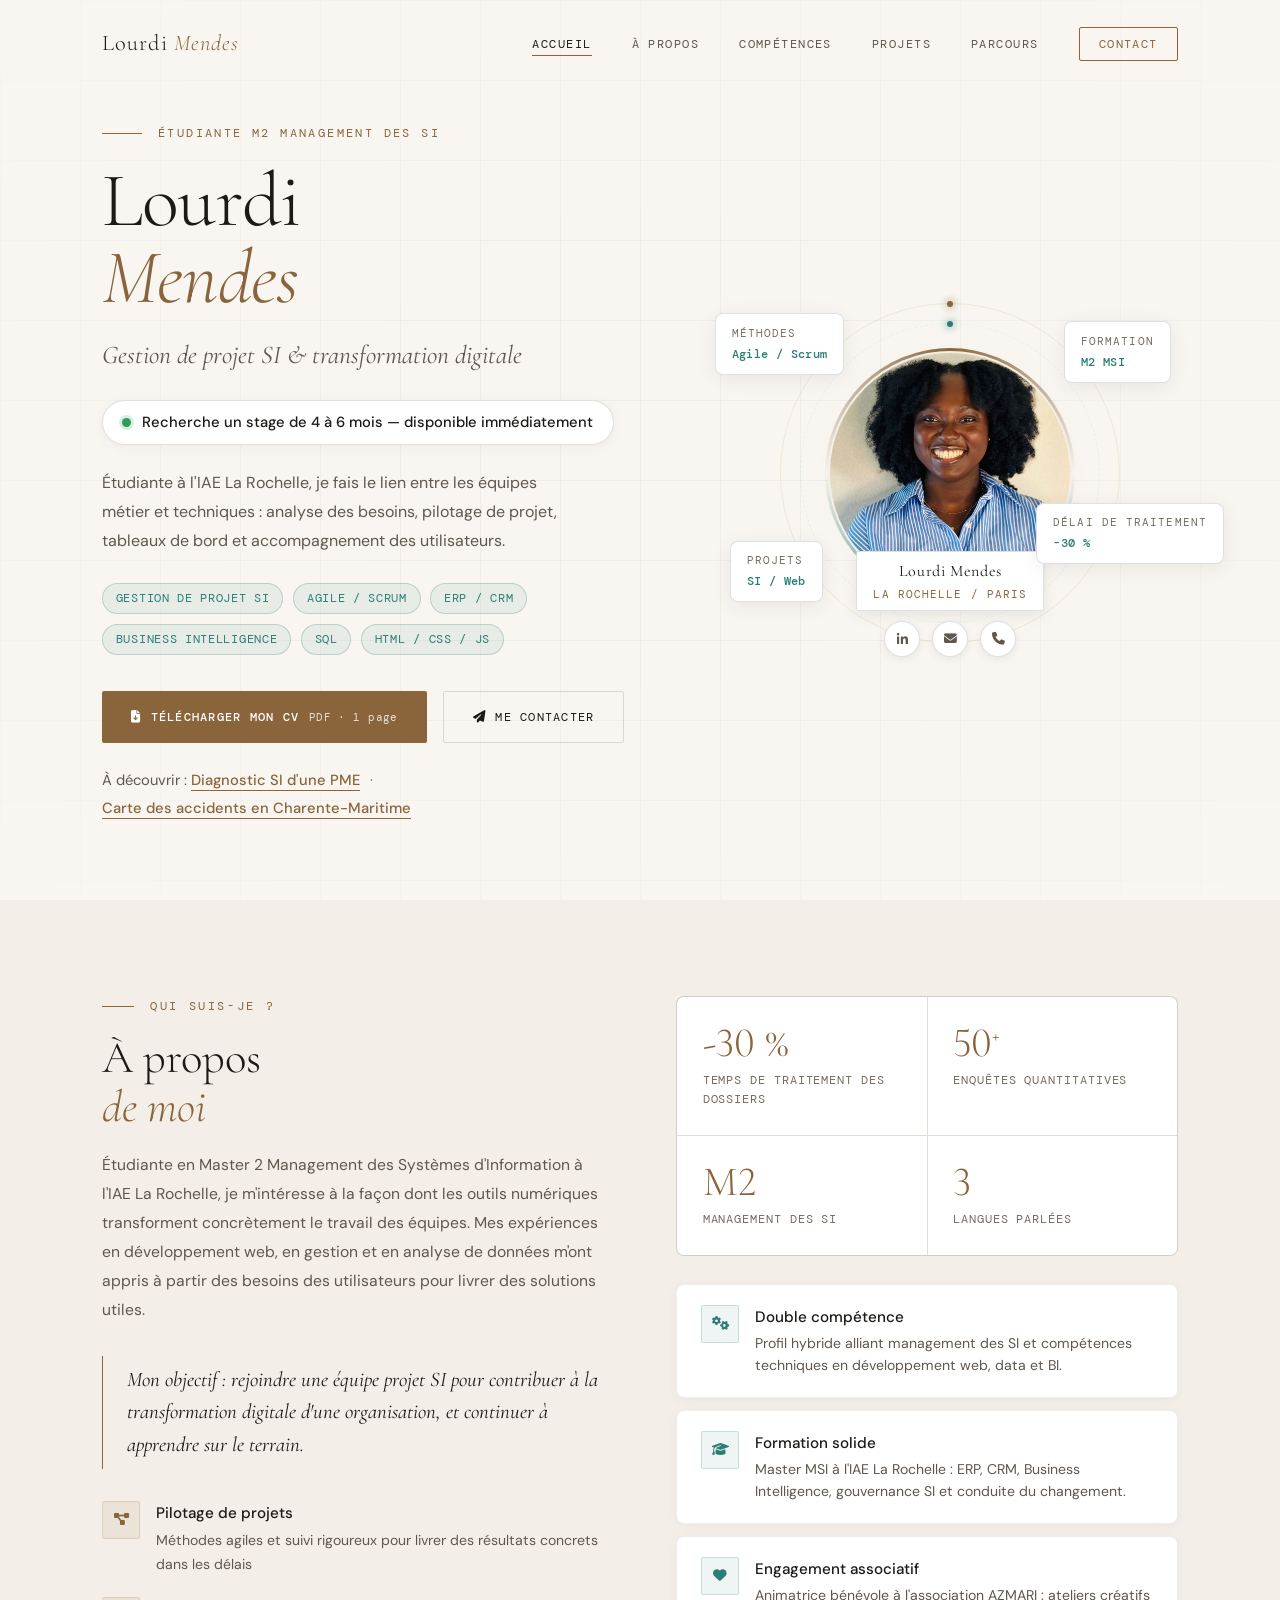
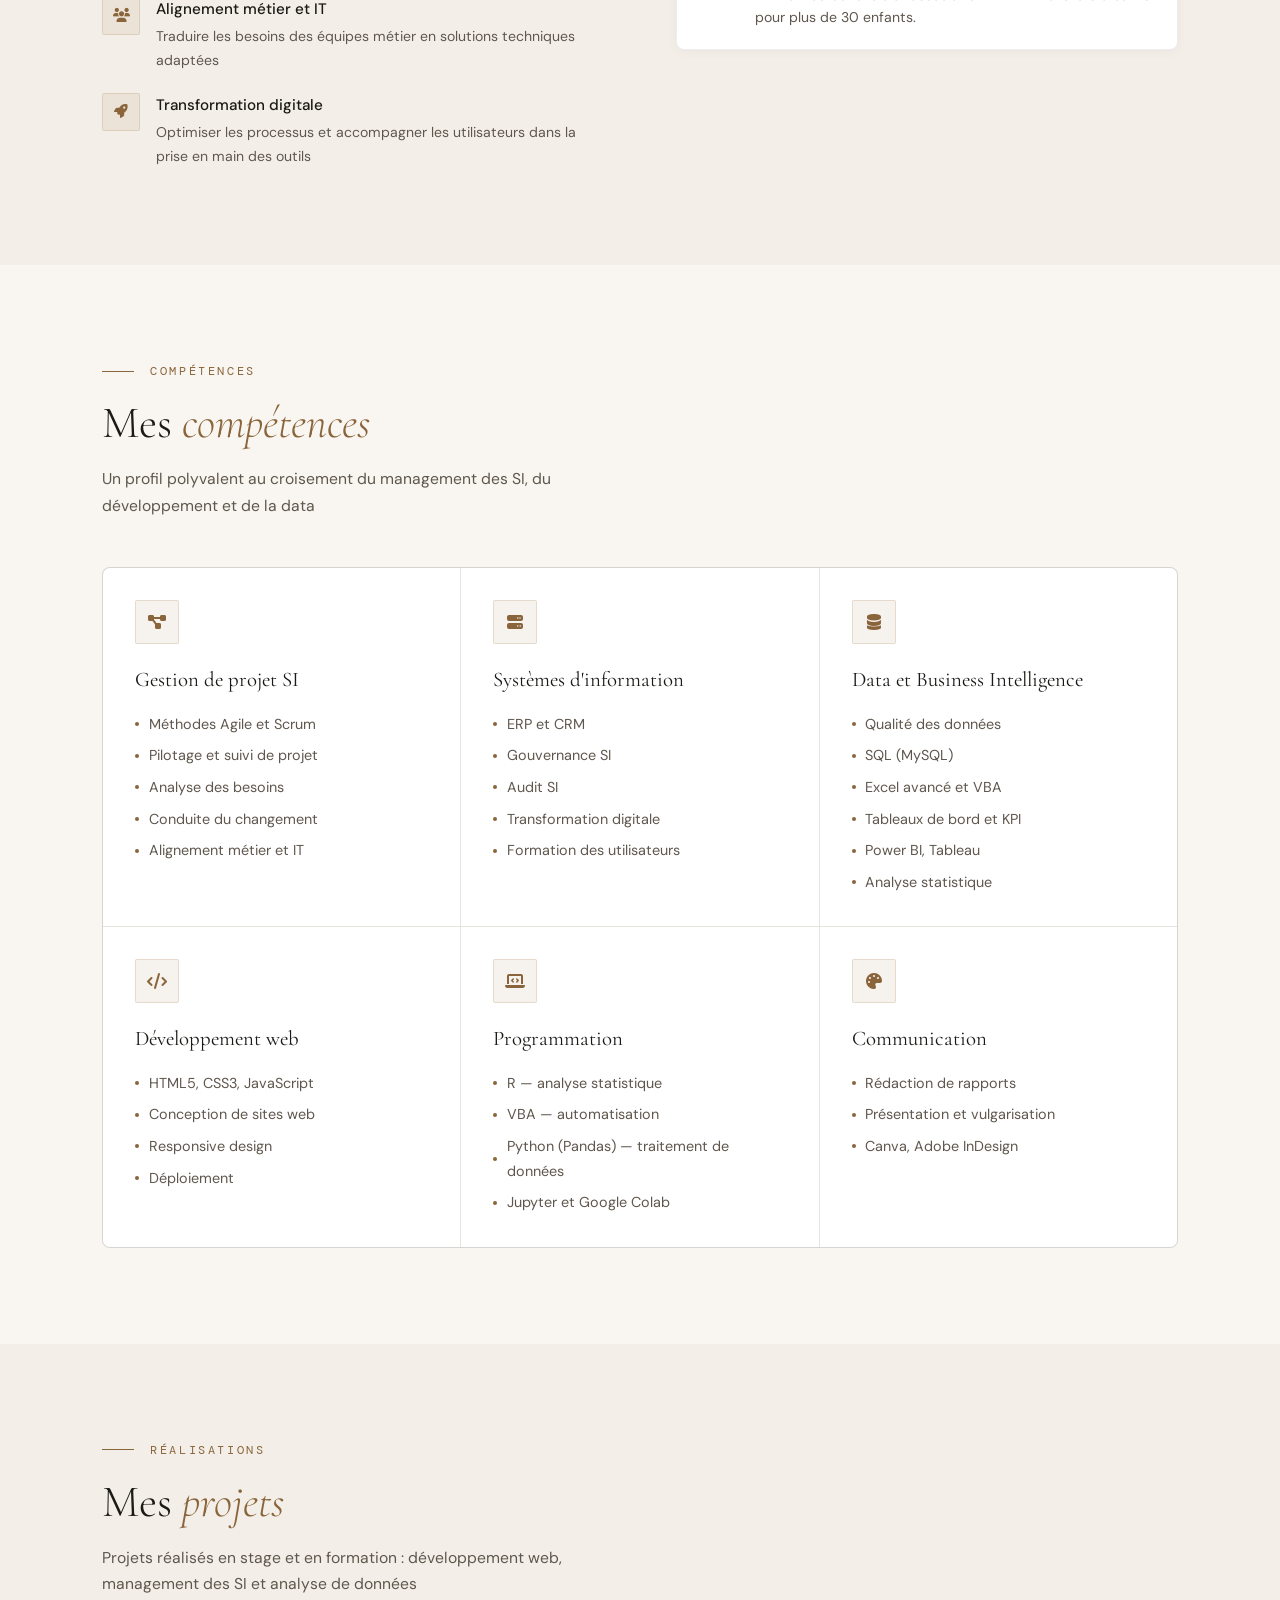
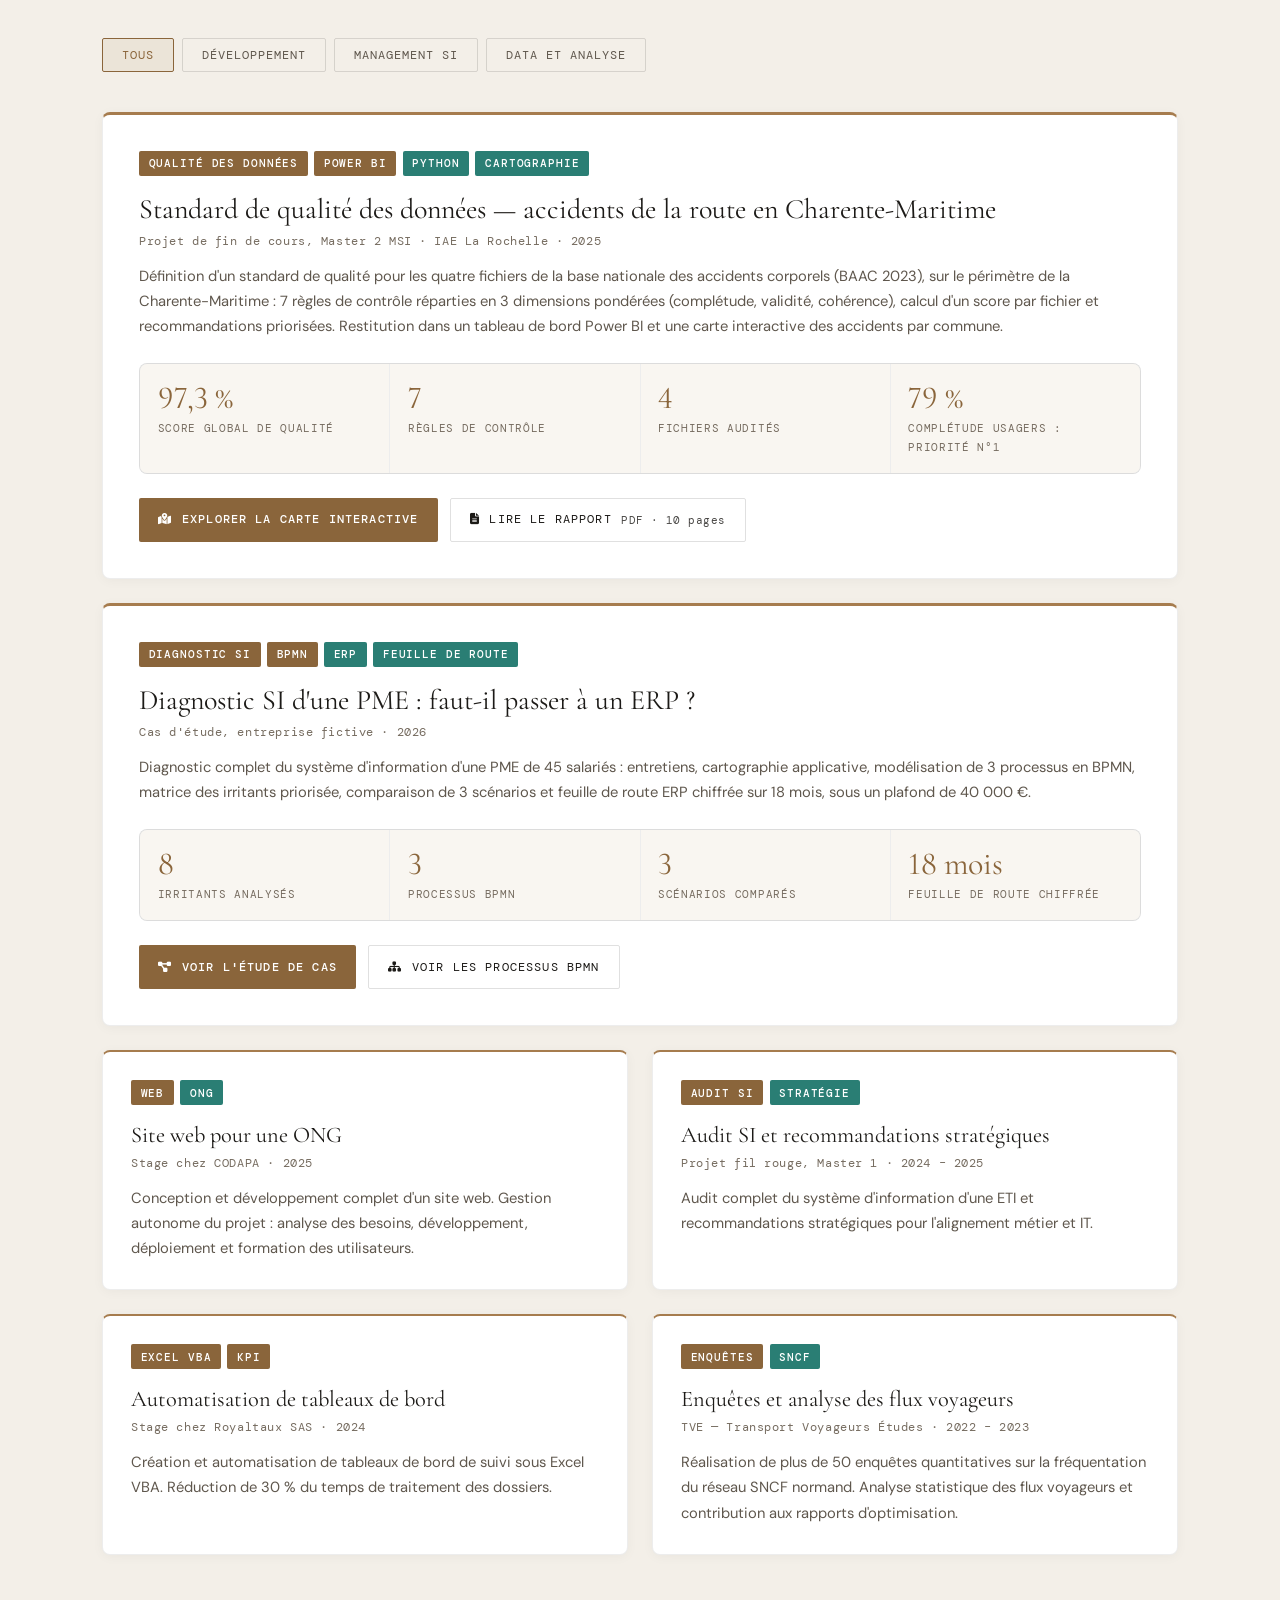
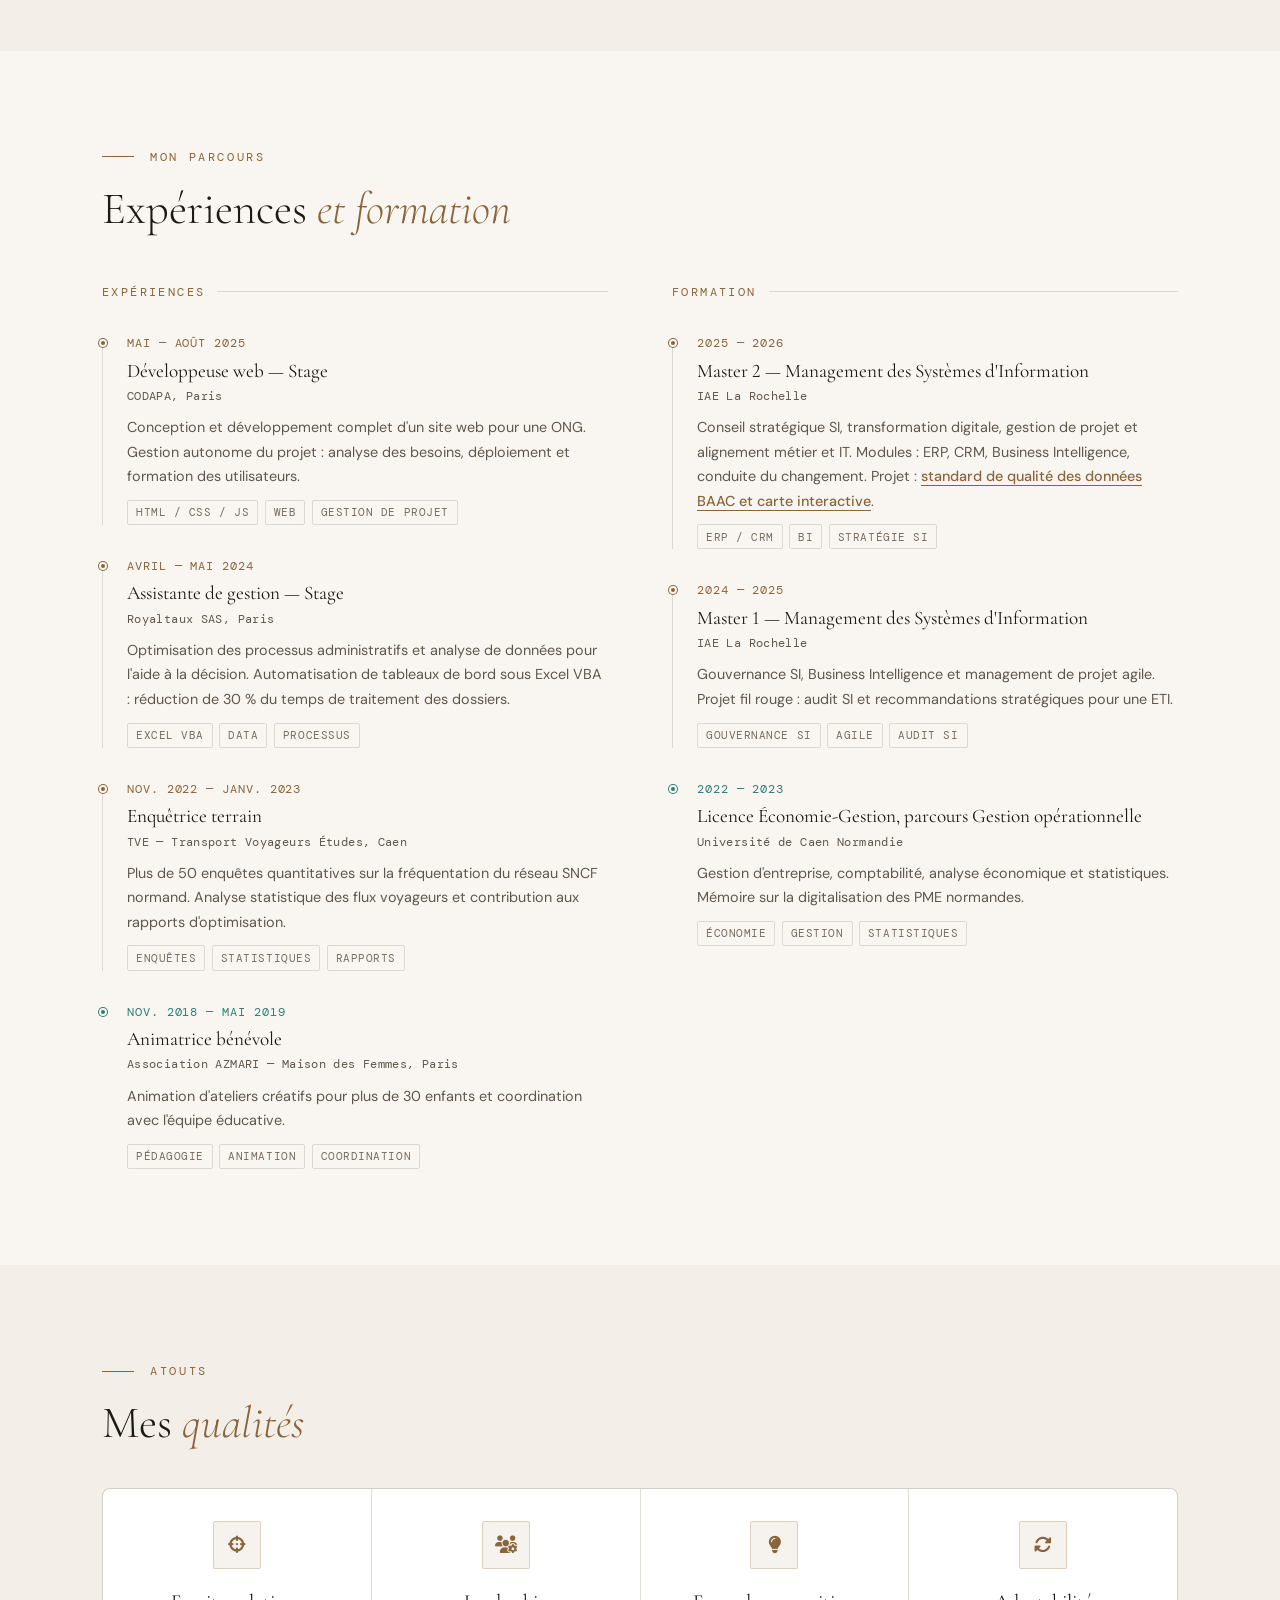
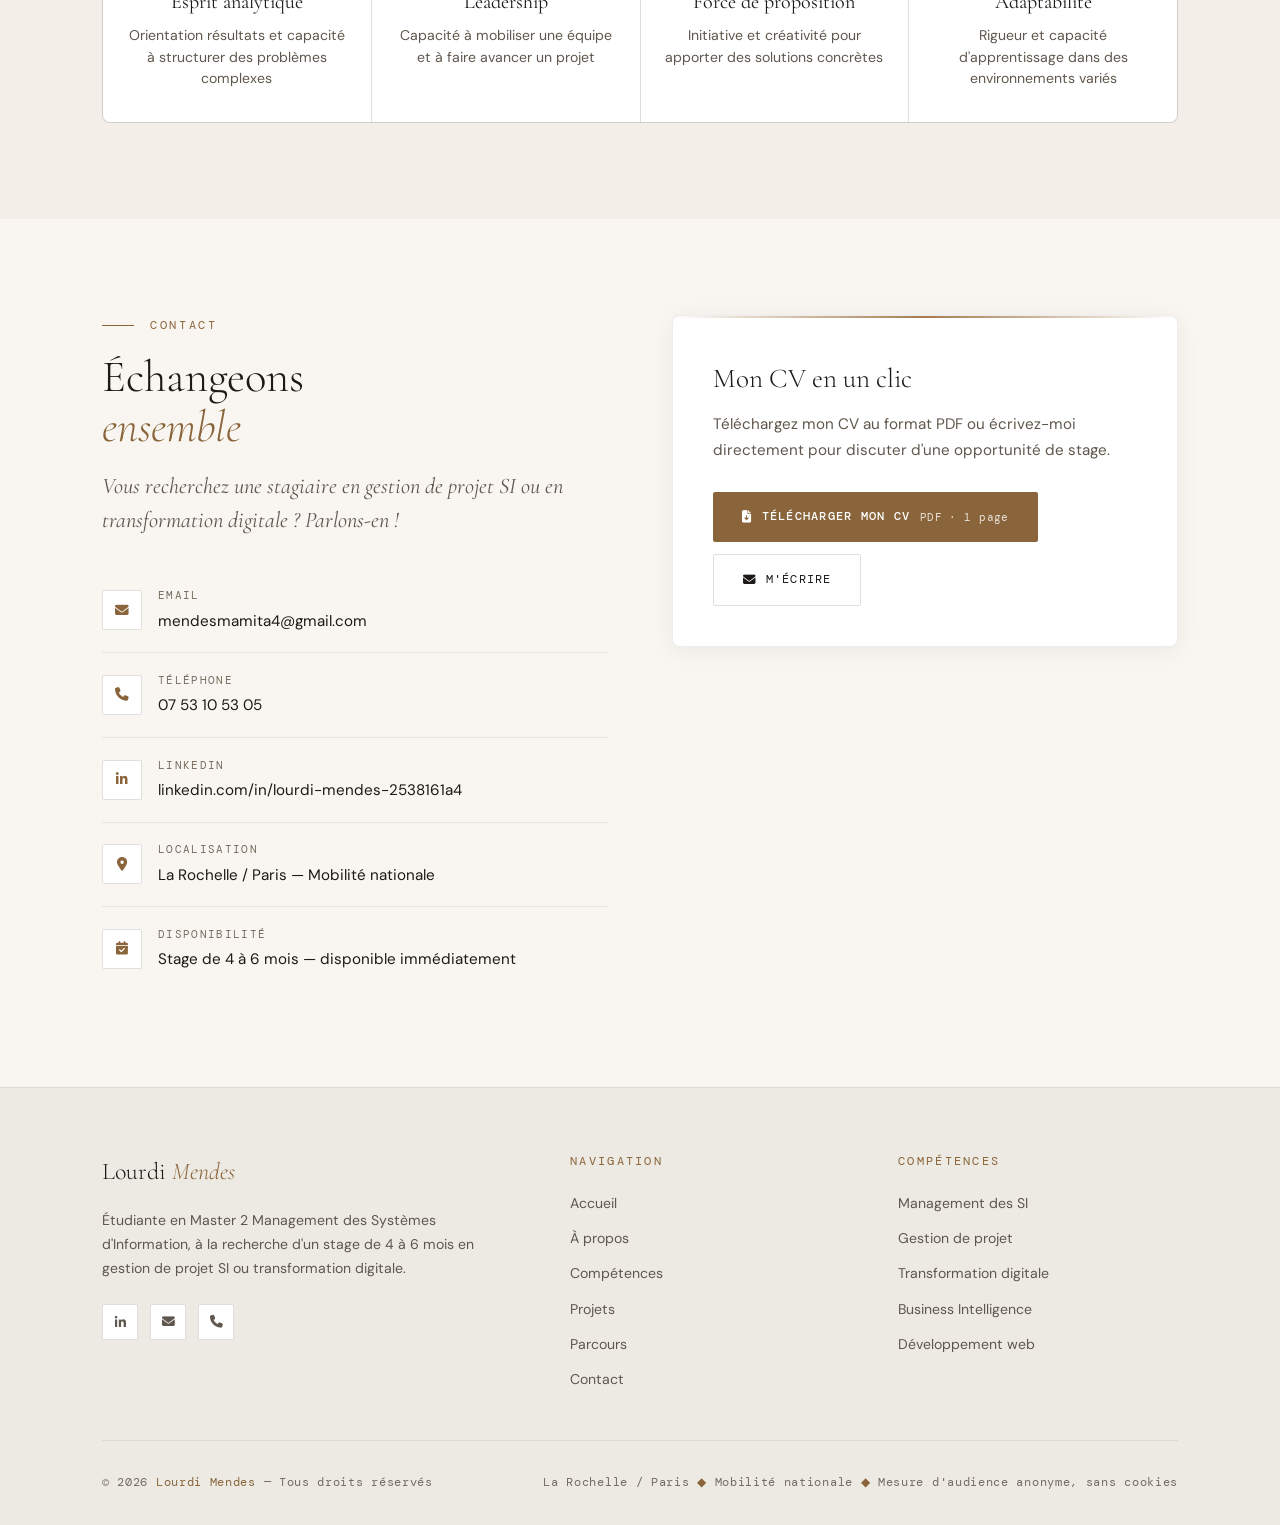
<file: index.html>
<!DOCTYPE html>
<html lang="fr" class="no-js">
<head>
    <meta charset="UTF-8">
    <meta name="viewport" content="width=device-width, initial-scale=1.0">
    <title>Lourdi Mendes — Étudiante M2 Management des SI | Recherche de stage</title>
    <meta name="description" content="Lourdi Mendes, étudiante en Master 2 Management des Systèmes d'Information (IAE La Rochelle). Recherche un stage de 4 à 6 mois en gestion de projet SI ou transformation digitale, disponible immédiatement.">
    <meta name="author" content="Lourdi Mendes">
    <link rel="canonical" href="https://lourdi-mendes.fr/">
    <meta name="theme-color" content="#f9f6f1">
    <link rel="icon" href="favicon.svg" type="image/svg+xml">

    <!-- Aperçu lors d'un partage (LinkedIn, messageries…) -->
    <meta property="og:type" content="profile">
    <meta property="og:locale" content="fr_FR">
    <meta property="og:url" content="https://lourdi-mendes.fr/">
    <meta property="og:title" content="Lourdi Mendes — Étudiante M2 Management des SI">
    <meta property="og:description" content="Recherche un stage de 4 à 6 mois en gestion de projet SI ou transformation digitale. Disponible immédiatement.">
    <meta property="og:image" content="https://lourdi-mendes.fr/lourdi.jpg">
    <meta property="og:image:alt" content="Photo de Lourdi Mendes">
    <meta name="twitter:card" content="summary">

    <!-- Données structurées : aident Google à identifier la personne -->
    <script type="application/ld+json">
    {
        "@context": "https://schema.org",
        "@type": "Person",
        "name": "Lourdi Mendes",
        "url": "https://lourdi-mendes.fr/",
        "image": "https://lourdi-mendes.fr/lourdi.jpg",
        "email": "mailto:mendesmamita4@gmail.com",
        "jobTitle": "Étudiante en Master 2 Management des Systèmes d'Information",
        "alumniOf": [
            { "@type": "CollegeOrUniversity", "name": "IAE La Rochelle" },
            { "@type": "CollegeOrUniversity", "name": "Université de Caen Normandie" }
        ],
        "knowsAbout": ["Gestion de projet SI", "Transformation digitale", "Conduite du changement", "ERP", "CRM", "Business Intelligence", "Agile", "Scrum"],
        "knowsLanguage": ["fr", "es", "en"],
        "address": { "@type": "PostalAddress", "addressLocality": "La Rochelle", "addressCountry": "FR" },
        "sameAs": ["https://www.linkedin.com/in/lourdi-mendes-2538161a4/"]
    }
    </script>

    <link rel="preconnect" href="https://fonts.googleapis.com">
    <link rel="preconnect" href="https://fonts.gstatic.com" crossorigin>
    <link href="https://fonts.googleapis.com/css2?family=Cormorant+Garamond:ital,wght@0,300;0,400;1,300;1,400&family=DM+Sans:wght@400;500&family=DM+Mono:wght@400&display=swap" rel="stylesheet">
    <link rel="stylesheet" href="https://cdnjs.cloudflare.com/ajax/libs/font-awesome/6.4.0/css/all.min.css">
    <link rel="stylesheet" href="style.css">

    <!-- Mesure d'audience GoatCounter : anonyme, sans cookies, pas de bandeau RGPD requis.
         Remplacer "lourdi-mendes" par le code choisi à l'inscription sur goatcounter.com -->
    <script data-goatcounter="https://lourdi-mendes.goatcounter.com/count" async src="https://gc.zgo.at/count.js"></script>
</head>

<body>

    <div class="progress-bar" id="progressBar"></div>

    <!-- NAVIGATION -->
    <nav class="navbar" id="navbar" aria-label="Navigation principale">
        <div class="nav-inner">
            <a href="#home" class="nav-logo">Lourdi <span>Mendes</span></a>
            <ul class="nav-links" id="navLinks">
                <li><a href="#home" class="active">Accueil</a></li>
                <li><a href="#about">À propos</a></li>
                <li><a href="#expertise">Compétences</a></li>
                <li><a href="#projects">Projets</a></li>
                <li><a href="#parcours">Parcours</a></li>
                <li><a href="#contact" class="nav-cta">Contact</a></li>
            </ul>
            <div class="hamburger" id="hamburger" role="button" tabindex="0" aria-label="Ouvrir le menu" aria-expanded="false" aria-controls="navLinks">
                <span></span><span></span><span></span>
            </div>
        </div>
    </nav>

    <main>

    <!-- HERO -->
    <section id="home" class="hero">
        <div class="hero-inner">
            <div class="hero-text">
                <div class="hero-eyebrow">Étudiante M2 Management des SI</div>
                <h1 class="hero-title">
                    Lourdi
                    <em>Mendes</em>
                </h1>
                <p class="hero-subtitle">Gestion de projet SI &amp; transformation digitale</p>
                <p class="hero-availability">
                    <span class="status-dot" aria-hidden="true"></span>
                    Recherche un stage de 4 à 6 mois — disponible immédiatement
                </p>
                <p class="hero-desc">
                    Étudiante à l'IAE La Rochelle, je fais le lien entre les équipes métier et techniques :
                    analyse des besoins, pilotage de projet, tableaux de bord et accompagnement des utilisateurs.
                </p>
                <div class="hero-tags">
                    <span class="tag-chip">Gestion de projet SI</span>
                    <span class="tag-chip">Agile / Scrum</span>
                    <span class="tag-chip">ERP / CRM</span>
                    <span class="tag-chip">Business Intelligence</span>
                    <span class="tag-chip">SQL</span>
                    <span class="tag-chip">HTML / CSS / JS</span>
                </div>
                <div class="hero-actions">
                    <a href="CV_Lourdi_Mendes.pdf" class="btn btn-primary" download="CV_Lourdi_Mendes.pdf" data-goatcounter-click="cv-telecharge-accueil" data-goatcounter-title="Téléchargement du CV (accueil)">
                        <i class="fas fa-file-arrow-down" aria-hidden="true"></i> Télécharger mon CV <span class="btn-hint">PDF · 1 page</span>
                    </a>
                    <a href="#contact" class="btn btn-outline">
                        <i class="fas fa-paper-plane" aria-hidden="true"></i> Me contacter
                    </a>
                </div>
                <p class="hero-projects">
                    À découvrir :
                    <a class="inline-link" href="projets/diagnostic-si/" data-goatcounter-click="diag-accueil" data-goatcounter-title="Diagnostic SI depuis l'accueil">Diagnostic SI d'une PME</a>
                    <span aria-hidden="true">·</span>
                    <a class="inline-link" href="projets/baac/carte.html" target="_blank" rel="noopener" data-goatcounter-click="baac-carte-accueil" data-goatcounter-title="Carte BAAC depuis l'accueil">Carte des accidents en Charente-Maritime</a>
                </p>
            </div>

            <div class="hero-visual">
                <div class="orbit-container">
                    <div class="orbit orbit-1" aria-hidden="true"><div class="orbit-dot"></div></div>
                    <div class="orbit orbit-2" aria-hidden="true"><div class="orbit-dot"></div></div>

                    <div class="data-node node-1" data-label="Méthodes">
                        <span class="val">Agile / Scrum</span>
                    </div>
                    <div class="data-node node-2" data-label="Projets">
                        <span class="val">SI / Web</span>
                    </div>
                    <div class="data-node node-3" data-label="Formation">
                        <span class="val">M2 MSI</span>
                    </div>
                    <div class="data-node node-4" data-label="Délai de traitement">
                        <span class="val">-30 %</span>
                    </div>

                    <div class="profile-wrapper">
                        <div class="profile-glow" aria-hidden="true"></div>
                        <div class="profile-img-ring" aria-hidden="true"></div>
                        <img class="profile-img" src="lourdi.jpg" alt="Lourdi Mendes" width="520" height="476" fetchpriority="high">
                        <div class="profile-namecard">
                            <div class="pname">Lourdi Mendes</div>
                            <div class="ploc">La Rochelle / Paris</div>
                        </div>
                        <div class="profile-socials">
                            <a href="https://www.linkedin.com/in/lourdi-mendes-2538161a4/" target="_blank" rel="noopener" aria-label="LinkedIn">
                                <i class="fab fa-linkedin-in" aria-hidden="true"></i>
                            </a>
                            <a href="mailto:mendesmamita4@gmail.com" aria-label="Email">
                                <i class="fas fa-envelope" aria-hidden="true"></i>
                            </a>
                            <a href="tel:+33753105305" aria-label="Téléphone">
                                <i class="fas fa-phone" aria-hidden="true"></i>
                            </a>
                        </div>
                    </div>
                </div>
            </div>
        </div>
    </section>

    <!-- ABOUT -->
    <section id="about" class="about section">
        <div class="container">
            <div class="about-grid">
                <div class="about-left reveal">
                    <div class="section-label">Qui suis-je ?</div>
                    <h2 class="section-title">À propos<br><em>de moi</em></h2>

                    <div class="about-text">
                        <p>Étudiante en Master 2 Management des Systèmes d'Information à l'IAE La Rochelle, je m'intéresse à la façon dont les outils numériques transforment concrètement le travail des équipes. Mes expériences en développement web, en gestion et en analyse de données m'ont appris à partir des besoins des utilisateurs pour livrer des solutions utiles.</p>
                    </div>

                    <div class="about-quote">
                        Mon objectif : rejoindre une équipe projet SI pour contribuer à la transformation digitale d'une organisation, et continuer à apprendre sur le terrain.
                    </div>

                    <div class="approach-items">
                        <div class="approach-item">
                            <div class="approach-icon"><i class="fas fa-project-diagram" aria-hidden="true"></i></div>
                            <div class="approach-text">
                                <h3>Pilotage de projets</h3>
                                <p>Méthodes agiles et suivi rigoureux pour livrer des résultats concrets dans les délais</p>
                            </div>
                        </div>
                        <div class="approach-item">
                            <div class="approach-icon"><i class="fas fa-users" aria-hidden="true"></i></div>
                            <div class="approach-text">
                                <h3>Alignement métier et IT</h3>
                                <p>Traduire les besoins des équipes métier en solutions techniques adaptées</p>
                            </div>
                        </div>
                        <div class="approach-item">
                            <div class="approach-icon"><i class="fas fa-rocket" aria-hidden="true"></i></div>
                            <div class="approach-text">
                                <h3>Transformation digitale</h3>
                                <p>Optimiser les processus et accompagner les utilisateurs dans la prise en main des outils</p>
                            </div>
                        </div>
                    </div>
                </div>

                <div class="about-right reveal">
                    <div class="stat-cards">
                        <div class="stat-card">
                            <div class="stat-number">-30 %</div>
                            <div class="stat-label">Temps de traitement des dossiers</div>
                        </div>
                        <div class="stat-card">
                            <div class="stat-number">50<sup>+</sup></div>
                            <div class="stat-label">Enquêtes quantitatives</div>
                        </div>
                        <div class="stat-card">
                            <div class="stat-number">M2</div>
                            <div class="stat-label">Management des SI</div>
                        </div>
                        <div class="stat-card">
                            <div class="stat-number">3</div>
                            <div class="stat-label">Langues parlées</div>
                        </div>
                    </div>

                    <div class="highlight-cards">
                        <div class="highlight-card">
                            <div class="hc-icon"><i class="fas fa-cogs" aria-hidden="true"></i></div>
                            <div class="hc-text">
                                <h3>Double compétence</h3>
                                <p>Profil hybride alliant management des SI et compétences techniques en développement web, data et BI.</p>
                            </div>
                        </div>
                        <div class="highlight-card">
                            <div class="hc-icon"><i class="fas fa-graduation-cap" aria-hidden="true"></i></div>
                            <div class="hc-text">
                                <h3>Formation solide</h3>
                                <p>Master MSI à l'IAE La Rochelle : ERP, CRM, Business Intelligence, gouvernance SI et conduite du changement.</p>
                            </div>
                        </div>
                        <div class="highlight-card">
                            <div class="hc-icon"><i class="fas fa-heart" aria-hidden="true"></i></div>
                            <div class="hc-text">
                                <h3>Engagement associatif</h3>
                                <p>Animatrice bénévole à l'association AZMARI : ateliers créatifs pour plus de 30 enfants.</p>
                            </div>
                        </div>
                    </div>
                </div>
            </div>
        </div>
    </section>

    <!-- EXPERTISE -->
    <section id="expertise" class="expertise section">
        <div class="container">
            <div class="expertise-header reveal">
                <div class="section-label">Compétences</div>
                <h2 class="section-title">Mes <em>compétences</em></h2>
                <p class="section-desc">Un profil polyvalent au croisement du management des SI, du développement et de la data</p>
            </div>

            <div class="expertise-grid reveal">
                <div class="exp-card">
                    <div class="exp-icon"><i class="fas fa-project-diagram" aria-hidden="true"></i></div>
                    <h3>Gestion de projet SI</h3>
                    <ul class="skill-list">
                        <li>Méthodes Agile et Scrum</li>
                        <li>Pilotage et suivi de projet</li>
                        <li>Analyse des besoins</li>
                        <li>Conduite du changement</li>
                        <li>Alignement métier et IT</li>
                    </ul>
                </div>
                <div class="exp-card">
                    <div class="exp-icon"><i class="fas fa-server" aria-hidden="true"></i></div>
                    <h3>Systèmes d'information</h3>
                    <ul class="skill-list">
                        <li>ERP et CRM</li>
                        <li>Gouvernance SI</li>
                        <li>Audit SI</li>
                        <li>Transformation digitale</li>
                        <li>Formation des utilisateurs</li>
                    </ul>
                </div>
                <div class="exp-card">
                    <div class="exp-icon"><i class="fas fa-database" aria-hidden="true"></i></div>
                    <h3>Data et Business Intelligence</h3>
                    <ul class="skill-list">
                        <li>Qualité des données</li>
                        <li>SQL (MySQL)</li>
                        <li>Excel avancé et VBA</li>
                        <li>Tableaux de bord et KPI</li>
                        <li>Power BI, Tableau</li>
                        <li>Analyse statistique</li>
                    </ul>
                </div>
                <div class="exp-card">
                    <div class="exp-icon"><i class="fas fa-code" aria-hidden="true"></i></div>
                    <h3>Développement web</h3>
                    <ul class="skill-list">
                        <li>HTML5, CSS3, JavaScript</li>
                        <li>Conception de sites web</li>
                        <li>Responsive design</li>
                        <li>Déploiement</li>
                    </ul>
                </div>
                <div class="exp-card">
                    <div class="exp-icon"><i class="fas fa-laptop-code" aria-hidden="true"></i></div>
                    <h3>Programmation</h3>
                    <ul class="skill-list">
                        <li>R — analyse statistique</li>
                        <li>VBA — automatisation</li>
                        <li>Python (Pandas) — traitement de données</li>
                        <li>Jupyter et Google Colab</li>
                    </ul>
                </div>
                <div class="exp-card">
                    <div class="exp-icon"><i class="fas fa-palette" aria-hidden="true"></i></div>
                    <h3>Communication</h3>
                    <ul class="skill-list">
                        <li>Rédaction de rapports</li>
                        <li>Présentation et vulgarisation</li>
                        <li>Canva, Adobe InDesign</li>
                    </ul>
                </div>
            </div>
        </div>
    </section>

    <!-- PROJECTS -->
    <section id="projects" class="projects section">
        <div class="container">
            <div class="projects-header reveal">
                <div class="section-label">Réalisations</div>
                <h2 class="section-title">Mes <em>projets</em></h2>
                <p class="section-desc">Projets réalisés en stage et en formation : développement web, management des SI et analyse de données</p>
            </div>

            <div class="project-filters reveal">
                <button class="filter-btn active" data-filter="all">Tous</button>
                <button class="filter-btn" data-filter="dev">Développement</button>
                <button class="filter-btn" data-filter="si">Management SI</button>
                <button class="filter-btn" data-filter="data">Data et analyse</button>
            </div>

            <!-- Pour ajouter un lien vers une réalisation (site en ligne, PDF anonymisé…) :
                 <a href="URL" class="proj-link" target="_blank" rel="noopener">Voir le projet <i class="fas fa-arrow-right" aria-hidden="true"></i></a>
                 à placer à la fin de .project-body -->
            <div class="projects-grid">
                <article class="project-card project-featured reveal" data-category="data si">
                    <div class="project-body">
                        <div class="project-tags">
                            <span class="ptag">Qualité des données</span>
                            <span class="ptag">Power BI</span>
                            <span class="ptag cyan">Python</span>
                            <span class="ptag cyan">Cartographie</span>
                        </div>
                        <h3>Standard de qualité des données — accidents de la route en Charente-Maritime</h3>
                        <p class="project-meta">Projet de fin de cours, Master 2 MSI · IAE La Rochelle · 2025</p>
                        <p>Définition d'un standard de qualité pour les quatre fichiers de la base nationale des accidents corporels (BAAC 2023), sur le périmètre de la Charente-Maritime : 7 règles de contrôle réparties en 3 dimensions pondérées (complétude, validité, cohérence), calcul d'un score par fichier et recommandations priorisées. Restitution dans un tableau de bord Power BI et une carte interactive des accidents par commune.</p>
                        <div class="project-kpis">
                            <div><span class="kpi-value">97,3 %</span><span class="kpi-label">Score global de qualité</span></div>
                            <div><span class="kpi-value">7</span><span class="kpi-label">Règles de contrôle</span></div>
                            <div><span class="kpi-value">4</span><span class="kpi-label">Fichiers audités</span></div>
                            <div><span class="kpi-value">79 %</span><span class="kpi-label">Complétude Usagers : priorité n°1</span></div>
                        </div>
                        <div class="project-actions">
                            <a href="projets/baac/carte.html" class="btn btn-primary btn-sm" target="_blank" rel="noopener" data-goatcounter-click="baac-carte" data-goatcounter-title="Projet BAAC : carte ouverte"><i class="fas fa-map-location-dot" aria-hidden="true"></i> Explorer la carte interactive</a>
                            <a href="projets/baac/rapport_qualite_BAAC_2023.pdf" class="btn btn-outline btn-sm" target="_blank" rel="noopener" data-goatcounter-click="baac-rapport" data-goatcounter-title="Projet BAAC : rapport ouvert"><i class="fas fa-file-lines" aria-hidden="true"></i> Lire le rapport <span class="btn-hint">PDF · 10 pages</span></a>
                        </div>
                    </div>
                </article>

                <article class="project-card project-featured reveal" data-category="si">
                    <div class="project-body">
                        <div class="project-tags">
                            <span class="ptag">Diagnostic SI</span>
                            <span class="ptag">BPMN</span>
                            <span class="ptag cyan">ERP</span>
                            <span class="ptag cyan">Feuille de route</span>
                        </div>
                        <h3>Diagnostic SI d'une PME : faut-il passer à un ERP ?</h3>
                        <p class="project-meta">Cas d'étude, entreprise fictive · 2026</p>
                        <p>Diagnostic complet du système d'information d'une PME de 45 salariés : entretiens, cartographie applicative, modélisation de 3 processus en BPMN, matrice des irritants priorisée, comparaison de 3 scénarios et feuille de route ERP chiffrée sur 18 mois, sous un plafond de 40 000 €.</p>
                        <div class="project-kpis">
                            <div><span class="kpi-value">8</span><span class="kpi-label">Irritants analysés</span></div>
                            <div><span class="kpi-value">3</span><span class="kpi-label">Processus BPMN</span></div>
                            <div><span class="kpi-value">3</span><span class="kpi-label">Scénarios comparés</span></div>
                            <div><span class="kpi-value">18 mois</span><span class="kpi-label">Feuille de route chiffrée</span></div>
                        </div>
                        <div class="project-actions">
                            <a href="projets/diagnostic-si/" class="btn btn-primary btn-sm" data-goatcounter-click="diag-ouvert" data-goatcounter-title="Diagnostic SI : étude de cas ouverte"><i class="fas fa-diagram-project" aria-hidden="true"></i> Voir l'étude de cas</a>
                            <a href="projets/diagnostic-si/#processus" class="btn btn-outline btn-sm" data-goatcounter-click="diag-bpmn" data-goatcounter-title="Diagnostic SI : processus BPMN"><i class="fas fa-sitemap" aria-hidden="true"></i> Voir les processus BPMN</a>
                        </div>
                    </div>
                </article>

                <article class="project-card reveal" data-category="dev">
                    <div class="project-body">
                        <div class="project-tags">
                            <span class="ptag">Web</span>
                            <span class="ptag cyan">ONG</span>
                        </div>
                        <h3>Site web pour une ONG</h3>
                        <p class="project-meta">Stage chez CODAPA · 2025</p>
                        <p>Conception et développement complet d'un site web. Gestion autonome du projet : analyse des besoins, développement, déploiement et formation des utilisateurs.</p>
                    </div>
                </article>

                <article class="project-card reveal" data-category="si">
                    <div class="project-body">
                        <div class="project-tags">
                            <span class="ptag">Audit SI</span>
                            <span class="ptag cyan">Stratégie</span>
                        </div>
                        <h3>Audit SI et recommandations stratégiques</h3>
                        <p class="project-meta">Projet fil rouge, Master 1 · 2024 – 2025</p>
                        <p>Audit complet du système d'information d'une ETI et recommandations stratégiques pour l'alignement métier et IT.</p>
                    </div>
                </article>

                <article class="project-card reveal" data-category="data">
                    <div class="project-body">
                        <div class="project-tags">
                            <span class="ptag">Excel VBA</span>
                            <span class="ptag">KPI</span>
                        </div>
                        <h3>Automatisation de tableaux de bord</h3>
                        <p class="project-meta">Stage chez Royaltaux SAS · 2024</p>
                        <p>Création et automatisation de tableaux de bord de suivi sous Excel VBA. Réduction de 30 % du temps de traitement des dossiers.</p>
                    </div>
                </article>

                <article class="project-card reveal" data-category="data">
                    <div class="project-body">
                        <div class="project-tags">
                            <span class="ptag">Enquêtes</span>
                            <span class="ptag cyan">SNCF</span>
                        </div>
                        <h3>Enquêtes et analyse des flux voyageurs</h3>
                        <p class="project-meta">TVE — Transport Voyageurs Études · 2022 – 2023</p>
                        <p>Réalisation de plus de 50 enquêtes quantitatives sur la fréquentation du réseau SNCF normand. Analyse statistique des flux voyageurs et contribution aux rapports d'optimisation.</p>
                    </div>
                </article>
            </div>
        </div>
    </section>

    <!-- PARCOURS -->
    <section id="parcours" class="journey section">
        <div class="container">
            <div class="reveal journey-header">
                <div class="section-label">Mon parcours</div>
                <h2 class="section-title">Expériences <em>et formation</em></h2>
            </div>

            <div class="journey-grid">
                <div class="reveal">
                    <h3 class="journey-col-title">Expériences</h3>
                    <div class="timeline">
                        <div class="tl-item">
                            <div class="tl-line">
                                <div class="tl-dot"></div>
                                <div class="tl-connector"></div>
                            </div>
                            <div class="tl-content">
                                <div class="tl-date">Mai — Août 2025</div>
                                <h4>Développeuse web — Stage</h4>
                                <p class="tl-org">CODAPA, Paris</p>
                                <p>Conception et développement complet d'un site web pour une ONG. Gestion autonome du projet : analyse des besoins, déploiement et formation des utilisateurs.</p>
                                <div class="tl-tags">
                                    <span class="tl-tag">HTML / CSS / JS</span>
                                    <span class="tl-tag">Web</span>
                                    <span class="tl-tag">Gestion de projet</span>
                                </div>
                            </div>
                        </div>

                        <div class="tl-item">
                            <div class="tl-line">
                                <div class="tl-dot"></div>
                                <div class="tl-connector"></div>
                            </div>
                            <div class="tl-content">
                                <div class="tl-date">Avril — Mai 2024</div>
                                <h4>Assistante de gestion — Stage</h4>
                                <p class="tl-org">Royaltaux SAS, Paris</p>
                                <p>Optimisation des processus administratifs et analyse de données pour l'aide à la décision. Automatisation de tableaux de bord sous Excel VBA : réduction de 30 % du temps de traitement des dossiers.</p>
                                <div class="tl-tags">
                                    <span class="tl-tag">Excel VBA</span>
                                    <span class="tl-tag">Data</span>
                                    <span class="tl-tag">Processus</span>
                                </div>
                            </div>
                        </div>

                        <div class="tl-item">
                            <div class="tl-line">
                                <div class="tl-dot"></div>
                                <div class="tl-connector"></div>
                            </div>
                            <div class="tl-content">
                                <div class="tl-date">Nov. 2022 — Janv. 2023</div>
                                <h4>Enquêtrice terrain</h4>
                                <p class="tl-org">TVE — Transport Voyageurs Études, Caen</p>
                                <p>Plus de 50 enquêtes quantitatives sur la fréquentation du réseau SNCF normand. Analyse statistique des flux voyageurs et contribution aux rapports d'optimisation.</p>
                                <div class="tl-tags">
                                    <span class="tl-tag">Enquêtes</span>
                                    <span class="tl-tag">Statistiques</span>
                                    <span class="tl-tag">Rapports</span>
                                </div>
                            </div>
                        </div>

                        <div class="tl-item">
                            <div class="tl-line">
                                <div class="tl-dot cyan-dot"></div>
                            </div>
                            <div class="tl-content">
                                <div class="tl-date cyan">Nov. 2018 — Mai 2019</div>
                                <h4>Animatrice bénévole</h4>
                                <p class="tl-org">Association AZMARI — Maison des Femmes, Paris</p>
                                <p>Animation d'ateliers créatifs pour plus de 30 enfants et coordination avec l'équipe éducative.</p>
                                <div class="tl-tags">
                                    <span class="tl-tag">Pédagogie</span>
                                    <span class="tl-tag">Animation</span>
                                    <span class="tl-tag">Coordination</span>
                                </div>
                            </div>
                        </div>
                    </div>
                </div>

                <div class="reveal">
                    <h3 class="journey-col-title">Formation</h3>
                    <div class="timeline">
                        <div class="tl-item">
                            <div class="tl-line">
                                <div class="tl-dot"></div>
                                <div class="tl-connector"></div>
                            </div>
                            <div class="tl-content">
                                <div class="tl-date">2025 — 2026</div>
                                <h4>Master 2 — Management des Systèmes d'Information</h4>
                                <p class="tl-org">IAE La Rochelle</p>
                                <p>Conseil stratégique SI, transformation digitale, gestion de projet et alignement métier et IT. Modules : ERP, CRM, Business Intelligence, conduite du changement. Projet : <a class="inline-link" href="projets/baac/carte.html" target="_blank" rel="noopener">standard de qualité des données BAAC et carte interactive</a>.</p>
                                <div class="tl-tags">
                                    <span class="tl-tag">ERP / CRM</span>
                                    <span class="tl-tag">BI</span>
                                    <span class="tl-tag">Stratégie SI</span>
                                </div>
                            </div>
                        </div>

                        <div class="tl-item">
                            <div class="tl-line">
                                <div class="tl-dot"></div>
                                <div class="tl-connector"></div>
                            </div>
                            <div class="tl-content">
                                <div class="tl-date">2024 — 2025</div>
                                <h4>Master 1 — Management des Systèmes d'Information</h4>
                                <p class="tl-org">IAE La Rochelle</p>
                                <p>Gouvernance SI, Business Intelligence et management de projet agile. Projet fil rouge : audit SI et recommandations stratégiques pour une ETI.</p>
                                <div class="tl-tags">
                                    <span class="tl-tag">Gouvernance SI</span>
                                    <span class="tl-tag">Agile</span>
                                    <span class="tl-tag">Audit SI</span>
                                </div>
                            </div>
                        </div>

                        <div class="tl-item">
                            <div class="tl-line">
                                <div class="tl-dot cyan-dot"></div>
                            </div>
                            <div class="tl-content">
                                <div class="tl-date cyan">2022 — 2023</div>
                                <h4>Licence Économie-Gestion, parcours Gestion opérationnelle</h4>
                                <p class="tl-org">Université de Caen Normandie</p>
                                <p>Gestion d'entreprise, comptabilité, analyse économique et statistiques. Mémoire sur la digitalisation des PME normandes.</p>
                                <div class="tl-tags">
                                    <span class="tl-tag">Économie</span>
                                    <span class="tl-tag">Gestion</span>
                                    <span class="tl-tag">Statistiques</span>
                                </div>
                            </div>
                        </div>
                    </div>
                </div>
            </div>
        </div>
    </section>

    <!-- QUALITIES -->
    <section id="qualities" class="qualities section">
        <div class="container">
            <div class="qualities-header reveal">
                <div class="section-label">Atouts</div>
                <h2 class="section-title">Mes <em>qualités</em></h2>
            </div>
            <div class="qualities-grid reveal">
                <div class="qual-card">
                    <div class="qual-icon"><i class="fas fa-crosshairs" aria-hidden="true"></i></div>
                    <h3>Esprit analytique</h3>
                    <p>Orientation résultats et capacité à structurer des problèmes complexes</p>
                </div>
                <div class="qual-card">
                    <div class="qual-icon"><i class="fas fa-users-cog" aria-hidden="true"></i></div>
                    <h3>Leadership</h3>
                    <p>Capacité à mobiliser une équipe et à faire avancer un projet</p>
                </div>
                <div class="qual-card">
                    <div class="qual-icon"><i class="fas fa-lightbulb" aria-hidden="true"></i></div>
                    <h3>Force de proposition</h3>
                    <p>Initiative et créativité pour apporter des solutions concrètes</p>
                </div>
                <div class="qual-card">
                    <div class="qual-icon"><i class="fas fa-sync-alt" aria-hidden="true"></i></div>
                    <h3>Adaptabilité</h3>
                    <p>Rigueur et capacité d'apprentissage dans des environnements variés</p>
                </div>
            </div>
        </div>
    </section>

    <!-- CONTACT -->
    <section id="contact" class="contact section">
        <div class="container">
            <div class="contact-grid">
                <div class="reveal">
                    <div class="section-label">Contact</div>
                    <h2 class="section-title">Échangeons<br><em>ensemble</em></h2>
                    <p class="contact-tagline">
                        Vous recherchez une stagiaire en gestion de projet SI ou en transformation digitale ? Parlons-en !
                    </p>

                    <div class="contact-methods">
                        <div class="c-method">
                            <div class="c-method-icon"><i class="fas fa-envelope" aria-hidden="true"></i></div>
                            <div>
                                <div class="c-method-label">Email</div>
                                <div class="c-method-text"><a href="mailto:mendesmamita4@gmail.com">mendesmamita4@gmail.com</a></div>
                            </div>
                        </div>
                        <div class="c-method">
                            <div class="c-method-icon"><i class="fas fa-phone" aria-hidden="true"></i></div>
                            <div>
                                <div class="c-method-label">Téléphone</div>
                                <div class="c-method-text"><a href="tel:+33753105305">07 53 10 53 05</a></div>
                            </div>
                        </div>
                        <div class="c-method">
                            <div class="c-method-icon"><i class="fab fa-linkedin-in" aria-hidden="true"></i></div>
                            <div>
                                <div class="c-method-label">LinkedIn</div>
                                <div class="c-method-text"><a href="https://www.linkedin.com/in/lourdi-mendes-2538161a4/" target="_blank" rel="noopener">linkedin.com/in/lourdi-mendes-2538161a4</a></div>
                            </div>
                        </div>
                        <div class="c-method">
                            <div class="c-method-icon"><i class="fas fa-map-marker-alt" aria-hidden="true"></i></div>
                            <div>
                                <div class="c-method-label">Localisation</div>
                                <div class="c-method-text"><span>La Rochelle / Paris — Mobilité nationale</span></div>
                            </div>
                        </div>
                        <div class="c-method">
                            <div class="c-method-icon"><i class="fas fa-calendar-check" aria-hidden="true"></i></div>
                            <div>
                                <div class="c-method-label">Disponibilité</div>
                                <div class="c-method-text"><span>Stage de 4 à 6 mois — disponible immédiatement</span></div>
                            </div>
                        </div>
                    </div>
                </div>

                <div class="reveal">
                    <div class="cta-box">
                        <h3>Mon CV en un clic</h3>
                        <p>Téléchargez mon CV au format PDF ou écrivez-moi directement pour discuter d'une opportunité de stage.</p>
                        <div class="cta-actions">
                            <a href="CV_Lourdi_Mendes.pdf" class="btn btn-primary" download="CV_Lourdi_Mendes.pdf" data-goatcounter-click="cv-telecharge-contact" data-goatcounter-title="Téléchargement du CV (contact)">
                                <i class="fas fa-file-arrow-down" aria-hidden="true"></i> Télécharger mon CV <span class="btn-hint">PDF · 1 page</span>
                            </a>
                            <a href="mailto:mendesmamita4@gmail.com?subject=Proposition%20de%20stage" class="btn btn-outline">
                                <i class="fas fa-envelope" aria-hidden="true"></i> M'écrire
                            </a>
                        </div>
                    </div>
                </div>
            </div>
        </div>
    </section>

    </main>

    <!-- FOOTER -->
    <footer class="footer">
        <div class="container">
            <div class="footer-grid">
                <div>
                    <div class="footer-logo">Lourdi <span>Mendes</span></div>
                    <p class="footer-tagline">Étudiante en Master 2 Management des Systèmes d'Information, à la recherche d'un stage de 4 à 6 mois en gestion de projet SI ou transformation digitale.</p>
                    <div class="footer-social">
                        <a href="https://www.linkedin.com/in/lourdi-mendes-2538161a4/" target="_blank" rel="noopener" aria-label="LinkedIn">
                            <i class="fab fa-linkedin-in" aria-hidden="true"></i>
                        </a>
                        <a href="mailto:mendesmamita4@gmail.com" aria-label="Email">
                            <i class="fas fa-envelope" aria-hidden="true"></i>
                        </a>
                        <a href="tel:+33753105305" aria-label="Téléphone">
                            <i class="fas fa-phone" aria-hidden="true"></i>
                        </a>
                    </div>
                </div>

                <div class="footer-col">
                    <h2>Navigation</h2>
                    <ul class="footer-links">
                        <li><a href="#home">Accueil</a></li>
                        <li><a href="#about">À propos</a></li>
                        <li><a href="#expertise">Compétences</a></li>
                        <li><a href="#projects">Projets</a></li>
                        <li><a href="#parcours">Parcours</a></li>
                        <li><a href="#contact">Contact</a></li>
                    </ul>
                </div>

                <div class="footer-col">
                    <h2>Compétences</h2>
                    <ul class="footer-links">
                        <li><a href="#expertise">Management des SI</a></li>
                        <li><a href="#expertise">Gestion de projet</a></li>
                        <li><a href="#expertise">Transformation digitale</a></li>
                        <li><a href="#expertise">Business Intelligence</a></li>
                        <li><a href="#expertise">Développement web</a></li>
                    </ul>
                </div>
            </div>

            <div class="footer-bottom">
                <div class="footer-copy">
                    &copy; 2026 <span>Lourdi Mendes</span> — Tous droits réservés
                </div>
                <div class="footer-copy">
                    La Rochelle / Paris <span>&#9670;</span> Mobilité nationale <span>&#9670;</span> Mesure d'audience anonyme, sans cookies
                </div>
            </div>
        </div>
    </footer>

    <script src="script.js"></script>
</body>
</html>
</file>
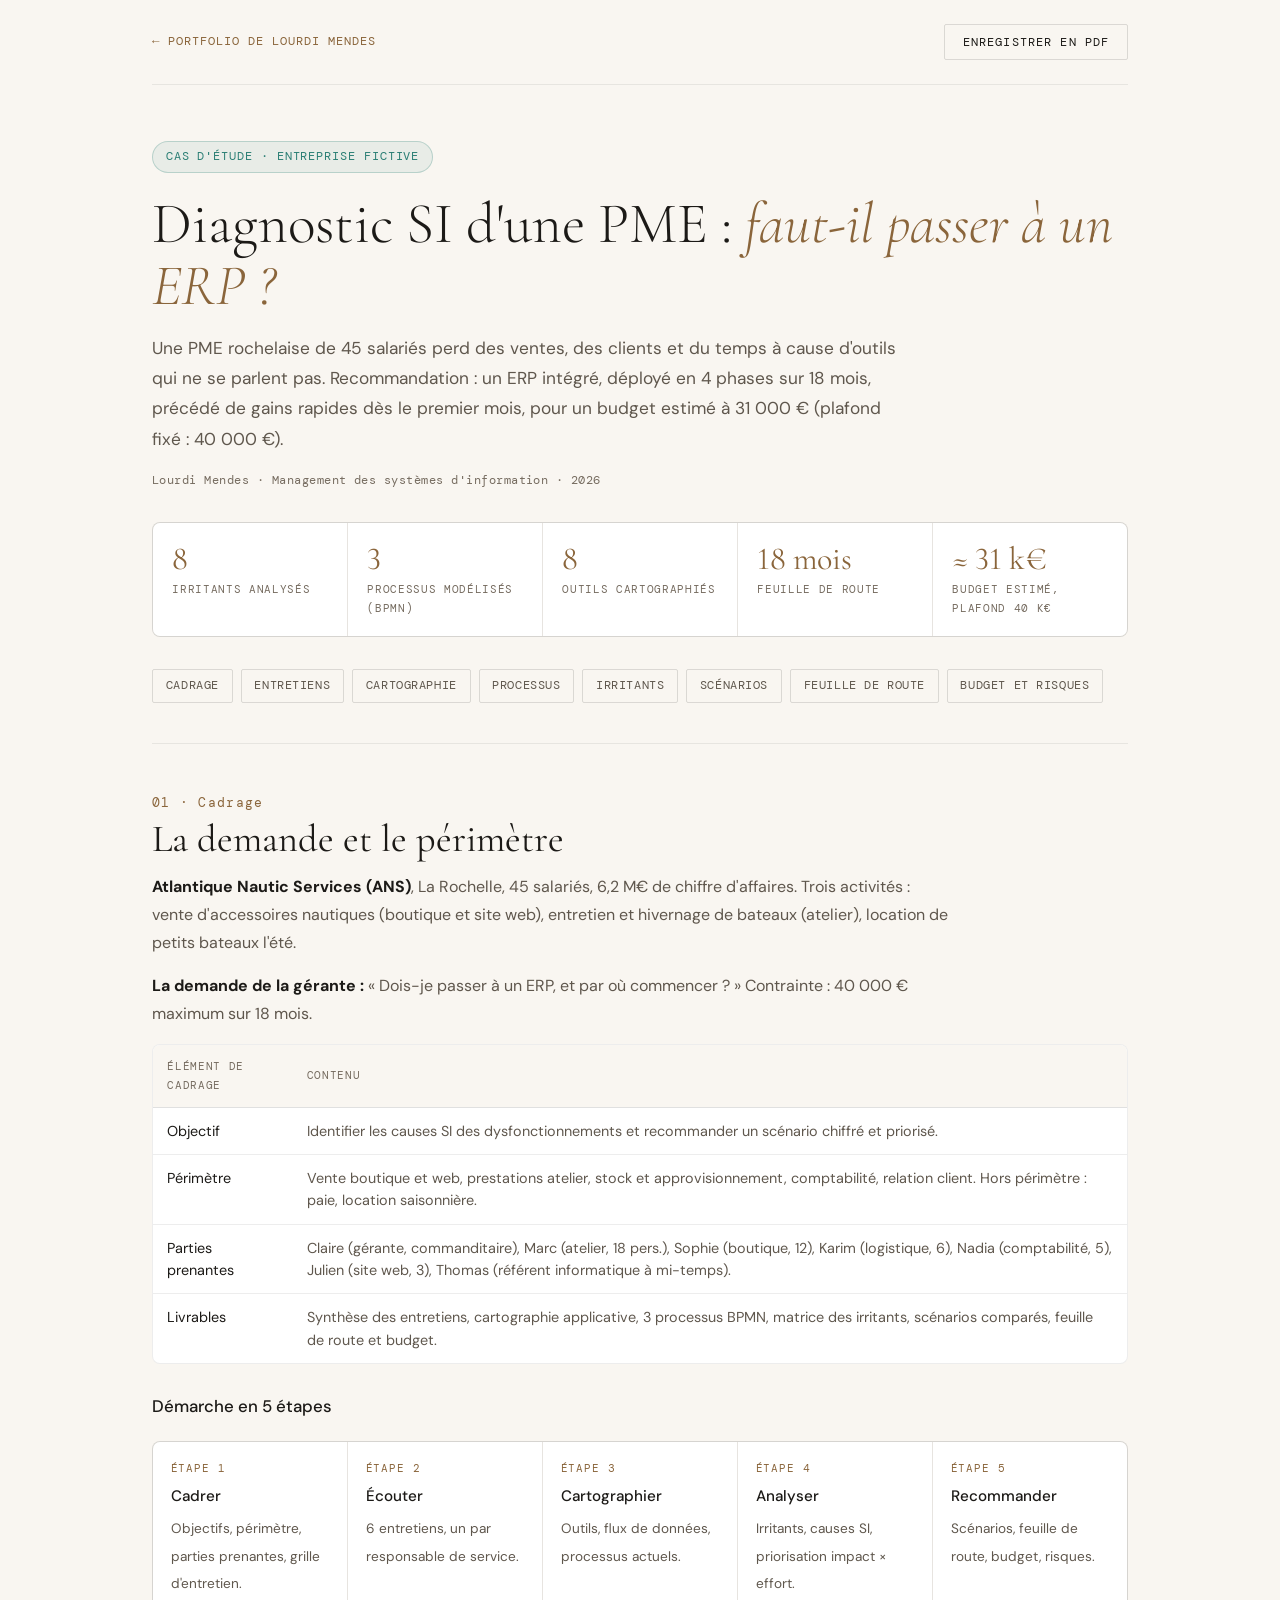
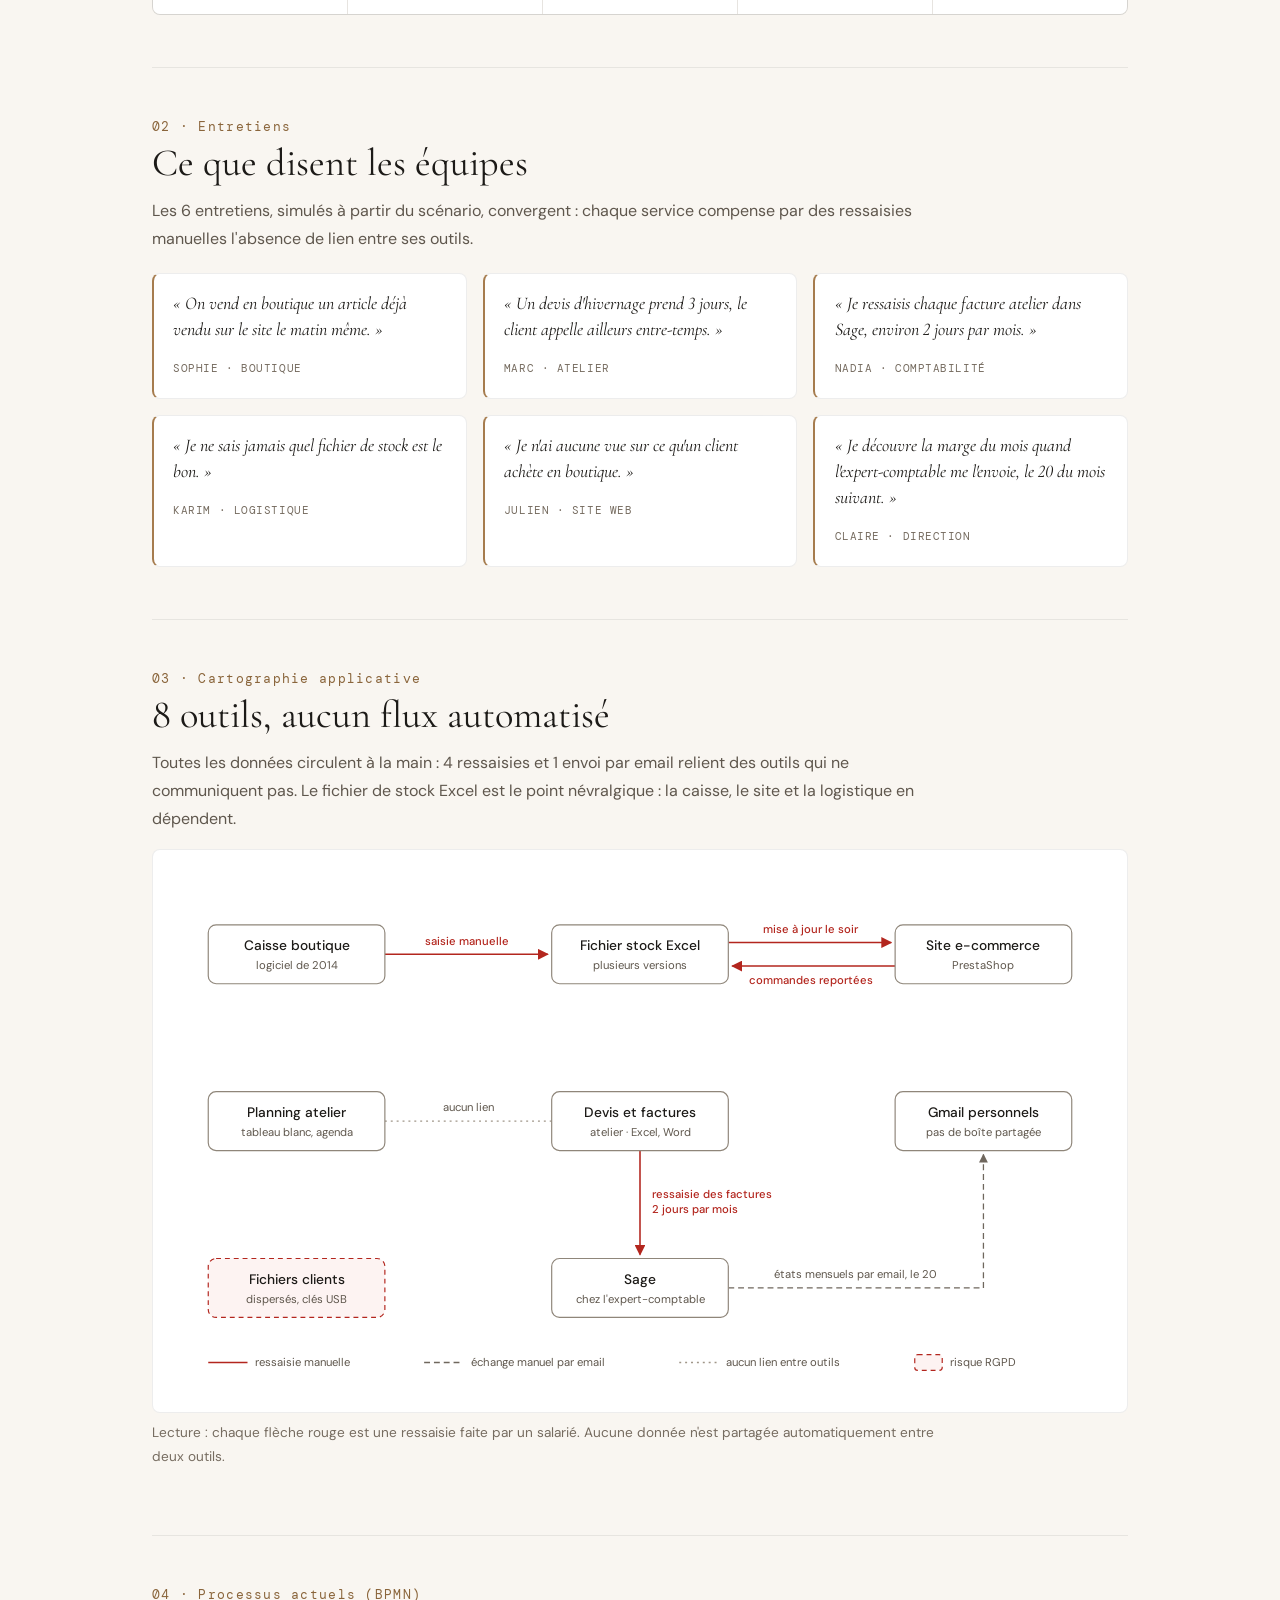
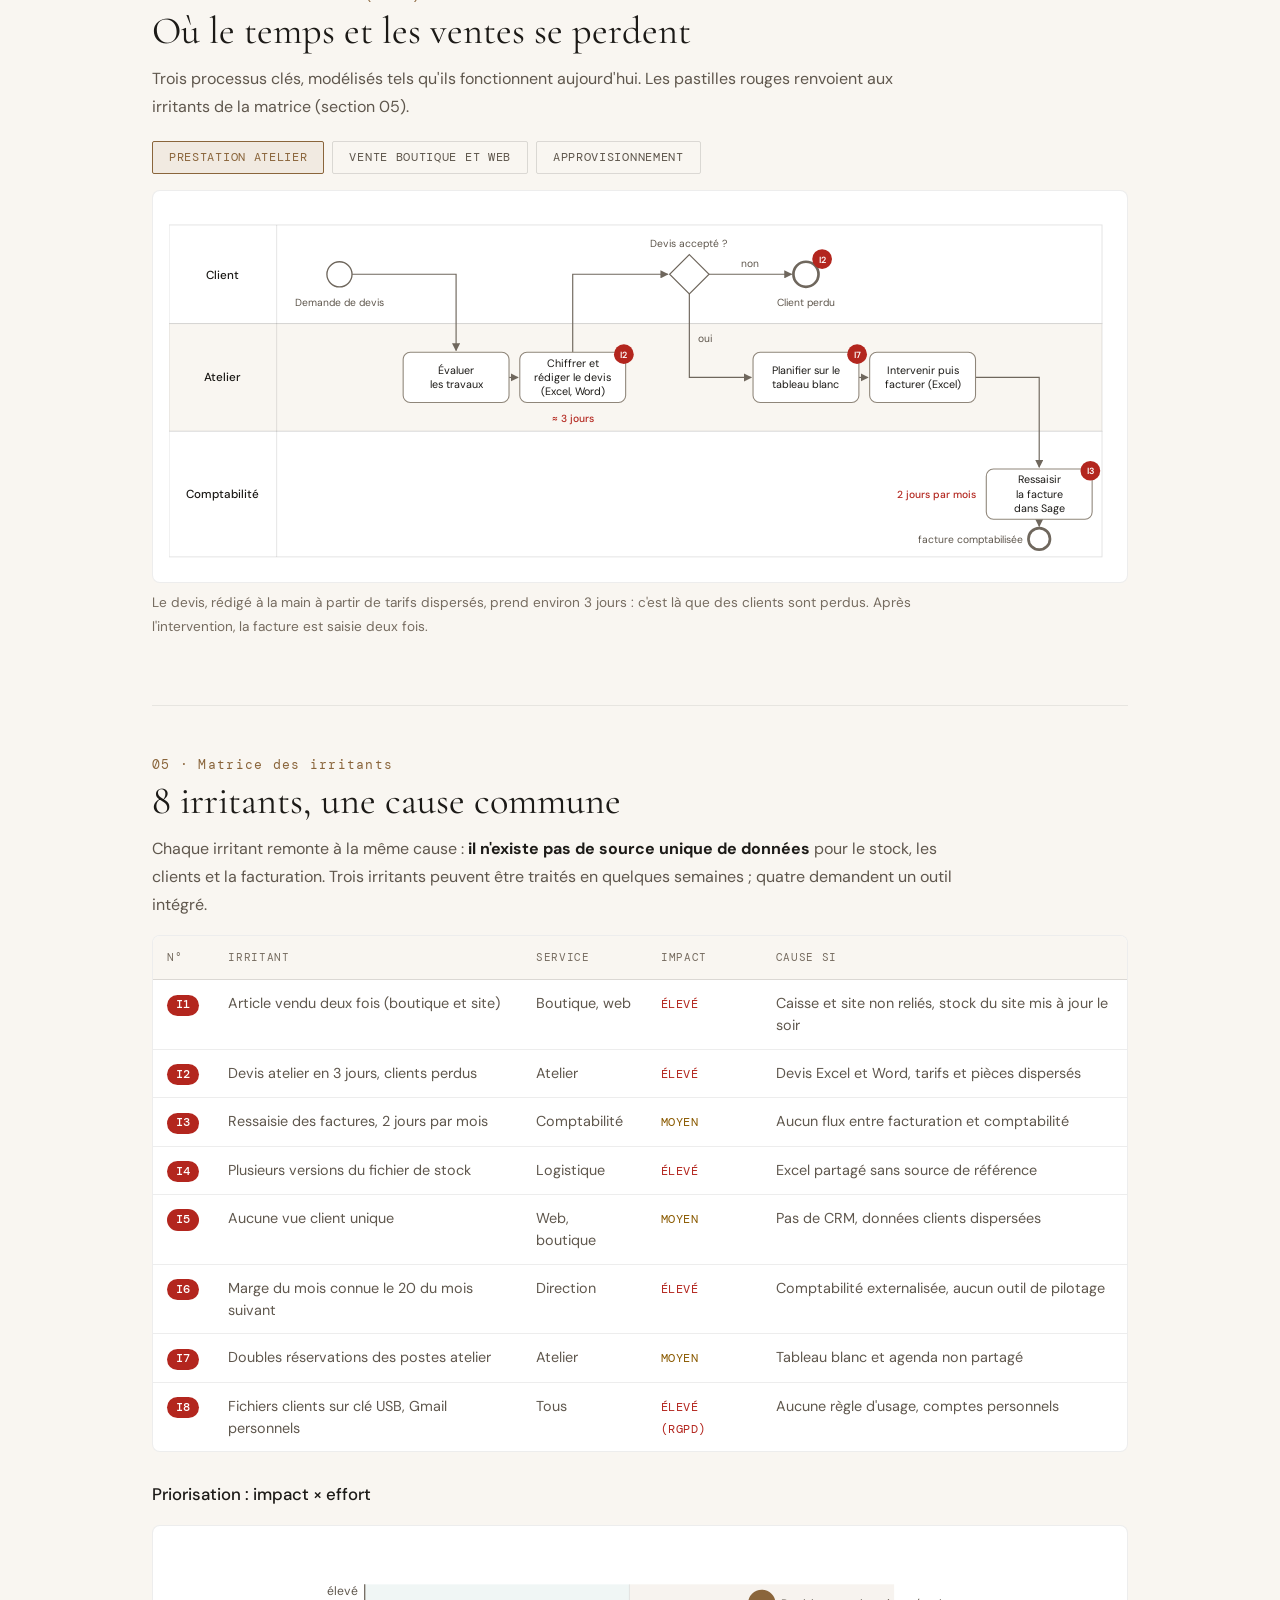
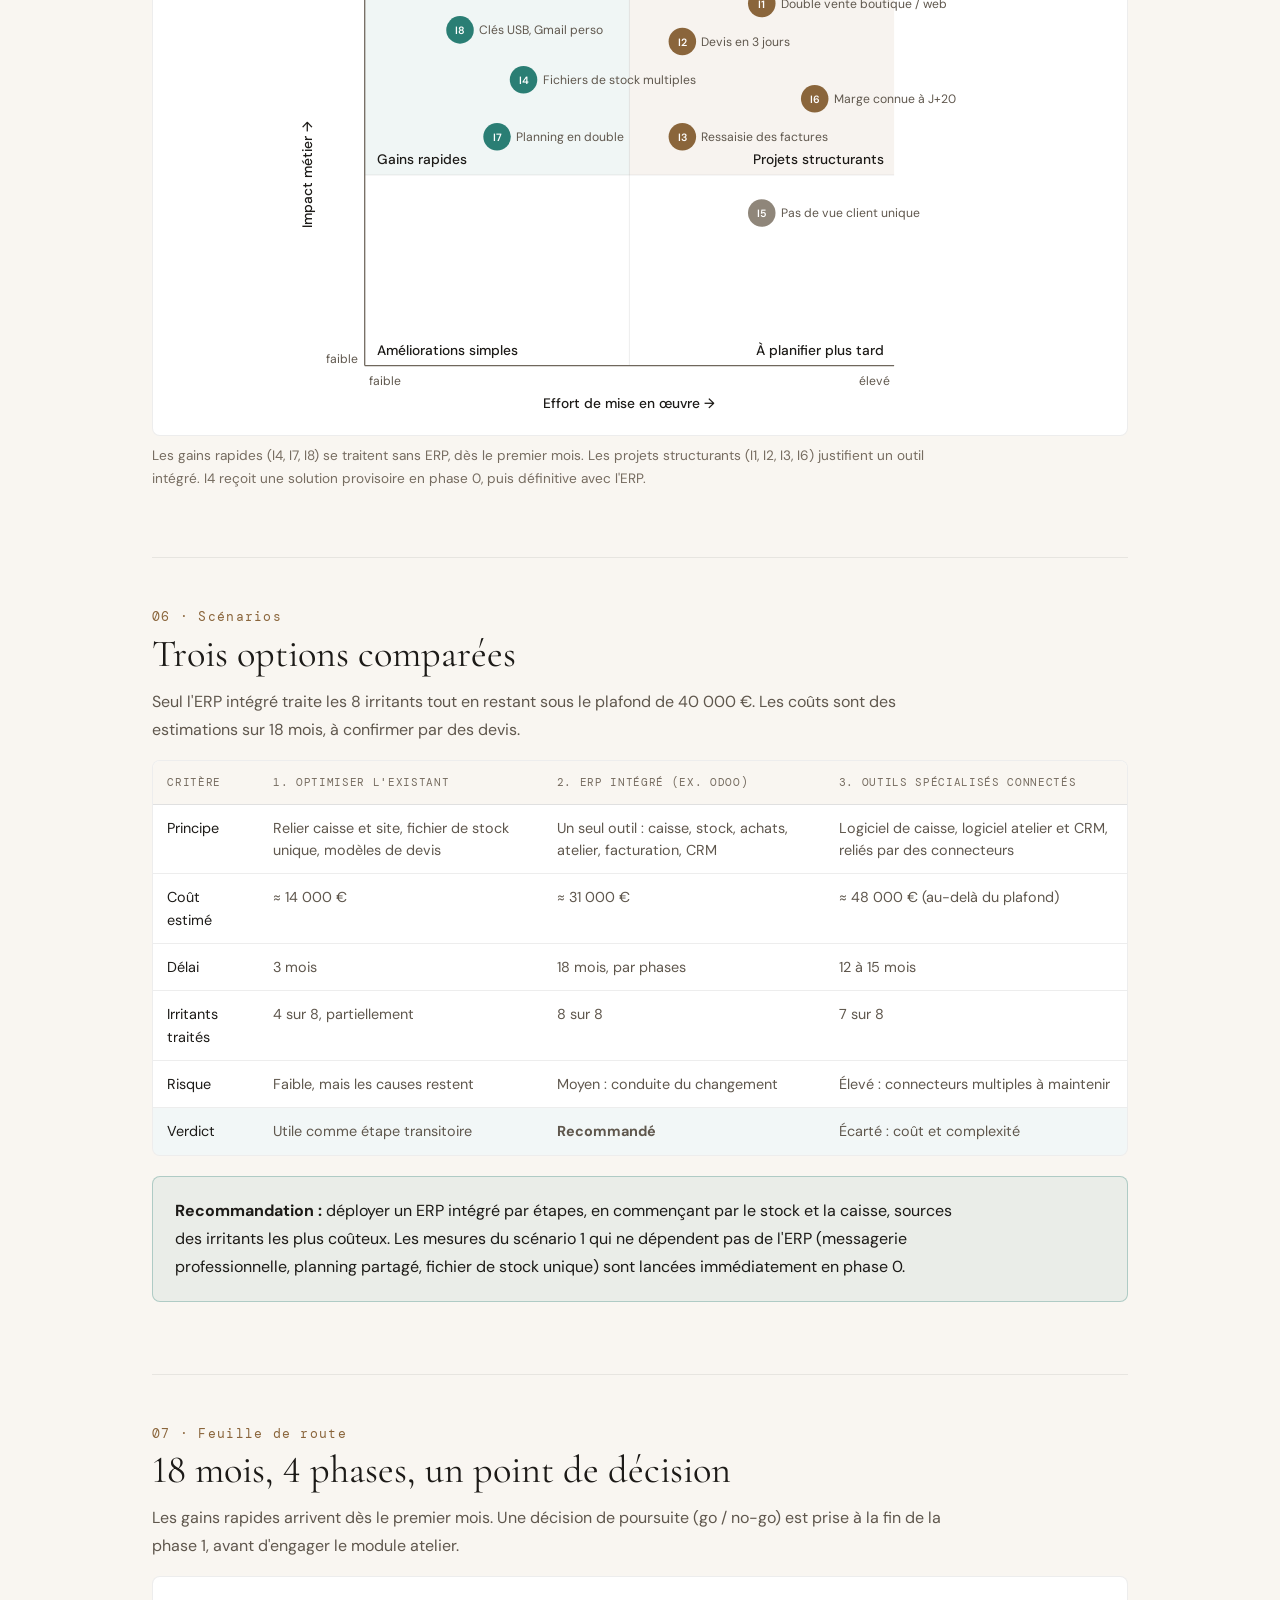
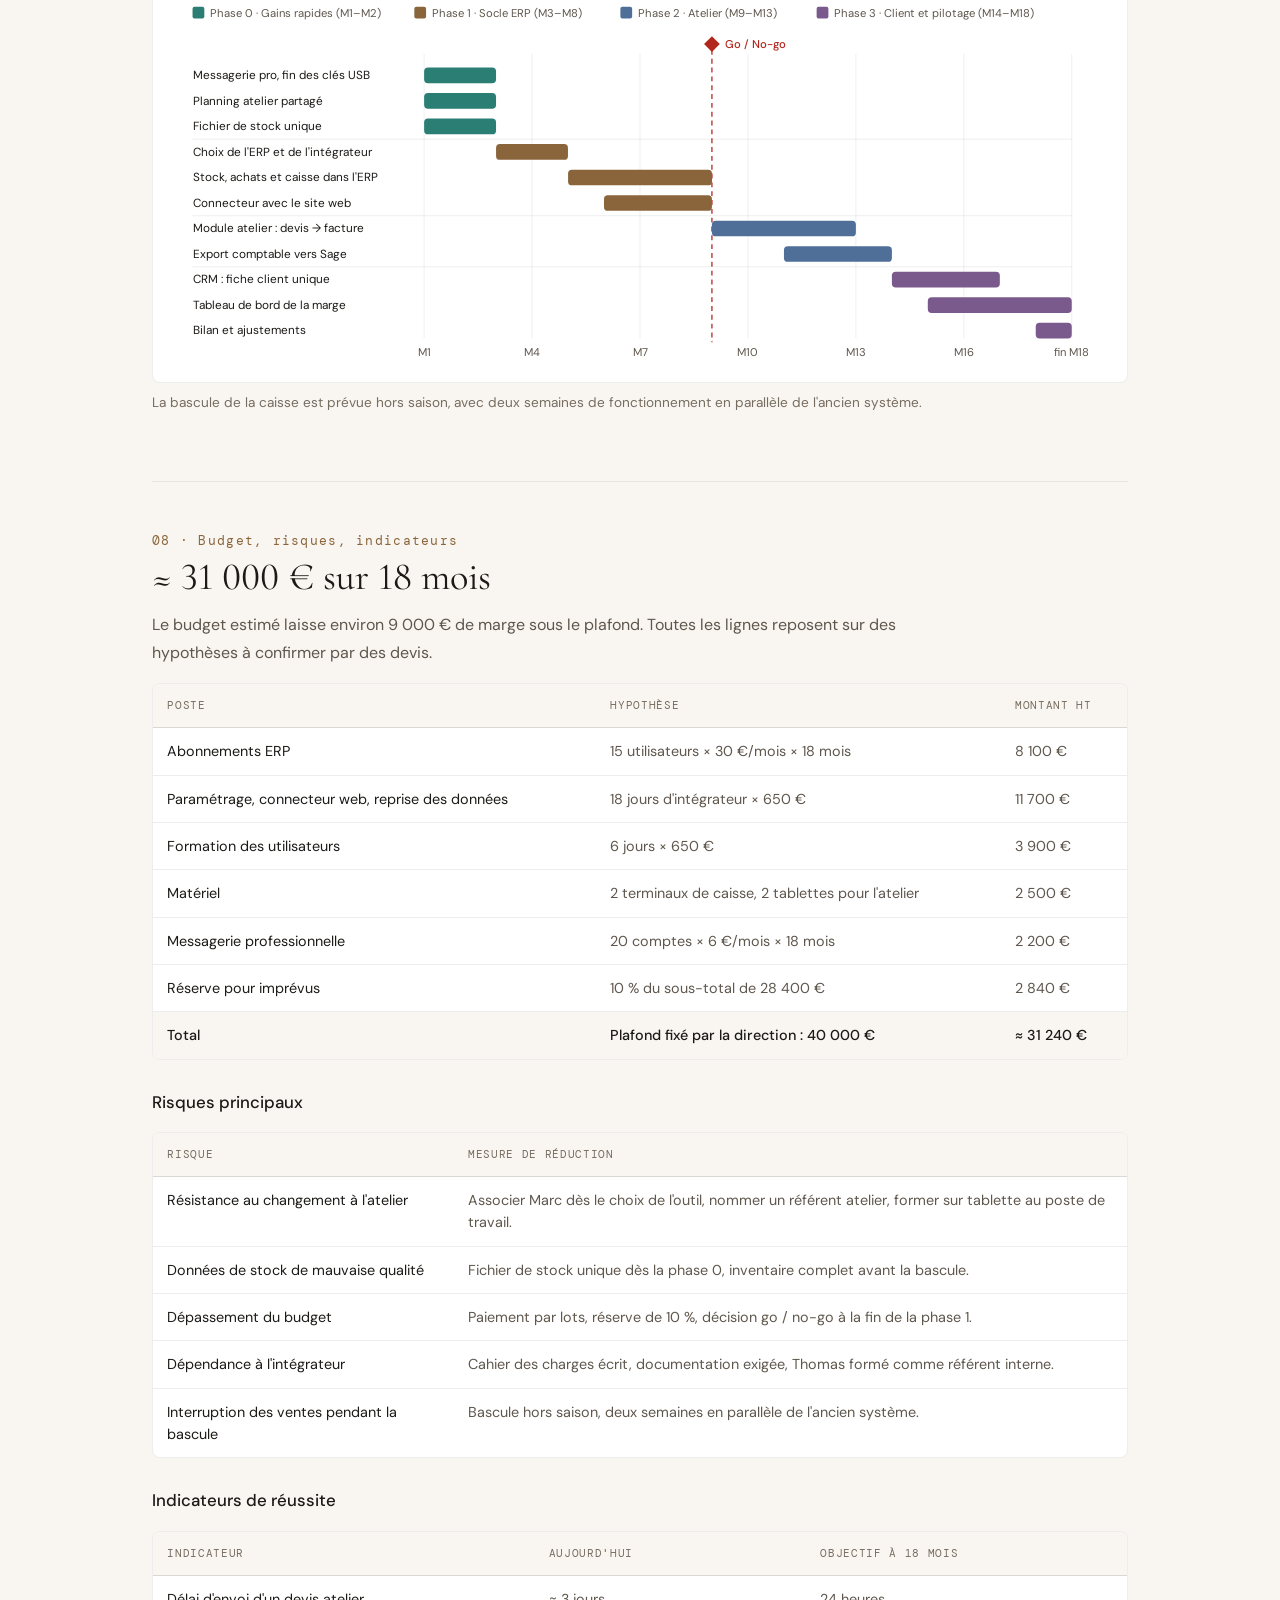
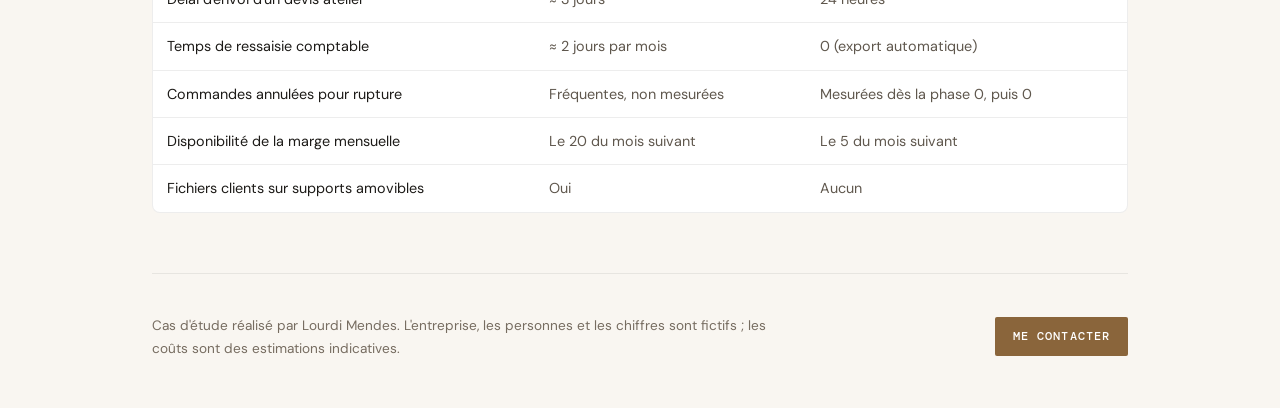
<file: projets/diagnostic-si/index.html>
<!DOCTYPE html>
<html lang="fr">
<head>
    <meta charset="UTF-8">
    <meta name="viewport" content="width=device-width, initial-scale=1.0">
    <title>Diagnostic SI d'une PME : faut-il passer à un ERP ? | Cas d'étude — Lourdi Mendes</title>
    <meta name="description" content="Cas d'étude de Lourdi Mendes : diagnostic du système d'information d'une PME fictive de 45 salariés. Cartographie applicative, 3 processus BPMN, matrice des irritants, 3 scénarios comparés et feuille de route ERP sur 18 mois.">
    <meta name="author" content="Lourdi Mendes">
    <link rel="canonical" href="https://lourdi-mendes.fr/projets/diagnostic-si/">
    <meta name="theme-color" content="#f9f6f1">
    <link rel="icon" href="../../favicon.svg" type="image/svg+xml">
    <meta property="og:type" content="article">
    <meta property="og:locale" content="fr_FR">
    <meta property="og:url" content="https://lourdi-mendes.fr/projets/diagnostic-si/">
    <meta property="og:title" content="Diagnostic SI d'une PME : faut-il passer à un ERP ? — Lourdi Mendes">
    <meta property="og:description" content="Cartographie applicative, processus BPMN, matrice des irritants, scénarios et feuille de route sur 18 mois. Cas d'étude, entreprise fictive.">
    <meta property="og:image" content="https://lourdi-mendes.fr/lourdi.jpg">
    <meta name="twitter:card" content="summary">

    <link rel="preconnect" href="https://fonts.googleapis.com">
    <link rel="preconnect" href="https://fonts.gstatic.com" crossorigin>
    <link href="https://fonts.googleapis.com/css2?family=Cormorant+Garamond:ital,wght@0,300;0,400;1,300;1,400&family=DM+Sans:wght@400;500&family=DM+Mono:wght@400&display=swap" rel="stylesheet">
    <link rel="stylesheet" href="../../style.css">
    <script data-goatcounter="https://lourdi-mendes.goatcounter.com/count" async src="https://gc.zgo.at/count.js"></script>

    <style>
        body { background: var(--bg); }
        .cs-wrap { max-width: 1040px; margin: 0 auto; padding: 0 2rem; }
        .cs-top {
            display: flex; align-items: center; justify-content: space-between; gap: 1rem; flex-wrap: wrap;
            padding: 1.5rem 0; border-bottom: 1px solid var(--border);
        }
        .cs-back { font-family: var(--font-mono); font-size: 0.78rem; letter-spacing: 0.08em; text-transform: uppercase; color: var(--gold); }
        .cs-back:hover { color: var(--text-1); }
        .btn-sm { padding: 0.6rem 1.1rem; font-size: 0.72rem; }

        .cs-hero { padding: 3.5rem 0 2.5rem; }
        .cs-badge {
            display: inline-block; font-family: var(--font-mono); font-size: 0.72rem; letter-spacing: 0.08em; text-transform: uppercase;
            color: var(--cyan); background: var(--cyan-dim); border: 1px solid rgba(42,126,116,0.25);
            padding: 0.3rem 0.8rem; border-radius: 100px; margin-bottom: 1.25rem;
        }
        .cs-hero h1 { font-family: var(--font-serif); font-weight: 300; font-size: clamp(2.3rem, 4.5vw, 3.6rem); line-height: 1.08; margin-bottom: 1rem; }
        .cs-hero h1 em { color: var(--gold); }
        .cs-lead { font-size: 1.08rem; color: var(--text-2); max-width: 760px; line-height: 1.75; }
        .cs-meta { margin-top: 1rem; font-family: var(--font-mono); font-size: 0.75rem; letter-spacing: 0.04em; color: var(--text-3); }

        .cs-kpis { display: grid; grid-template-columns: repeat(5, 1fr); gap: 1px; background: var(--border); border: 1px solid var(--border); border-radius: var(--radius-lg); overflow: hidden; margin-top: 2rem; }
        .cs-kpis > div { background: #fff; padding: 1.1rem 1.2rem; }

        .cs-toc { display: flex; flex-wrap: wrap; gap: 0.5rem; margin-top: 2rem; }
        .cs-toc a { font-family: var(--font-mono); font-size: 0.72rem; letter-spacing: 0.05em; text-transform: uppercase; color: var(--text-2); border: 1px solid var(--border-light); padding: 0.4rem 0.8rem; border-radius: var(--radius); }
        .cs-toc a:hover { color: var(--gold); border-color: var(--gold); }

        .cs-section { padding: 3.25rem 0; border-top: 1px solid var(--border); }
        .cs-section h2 { font-family: var(--font-serif); font-weight: 400; font-size: clamp(1.8rem, 3vw, 2.4rem); line-height: 1.15; margin-bottom: 0.75rem; }
        .cs-section h2 .num { font-family: var(--font-mono); font-size: 0.8rem; color: var(--gold); letter-spacing: 0.1em; display: block; margin-bottom: 0.4rem; }
        .cs-section h3 { font-size: 1.05rem; font-weight: 500; margin: 1.75rem 0 0.6rem; }
        .cs-section p { color: var(--text-2); line-height: 1.75; max-width: 800px; margin-bottom: 0.9rem; }
        .cs-section p strong, .cs-section li strong { color: var(--text-1); }
        .cs-section ul, .cs-section ol { color: var(--text-2); line-height: 1.7; padding-left: 1.2rem; margin-bottom: 1rem; max-width: 820px; }
        .cs-section li { margin-bottom: 0.35rem; }

        .cs-table-wrap { overflow-x: auto; margin: 1rem 0 0.5rem; border: 1px solid var(--border); border-radius: var(--radius-lg); background: #fff; }
        .cs-table { width: 100%; border-collapse: collapse; font-size: 0.9rem; min-width: 640px; }
        .cs-table th { text-align: left; font-family: var(--font-mono); font-weight: 400; font-size: 0.7rem; letter-spacing: 0.06em; text-transform: uppercase; color: var(--text-3); background: var(--bg); padding: 0.75rem 0.9rem; border-bottom: 1px solid var(--border-light); }
        .cs-table td { padding: 0.75rem 0.9rem; border-bottom: 1px solid var(--border); color: var(--text-2); vertical-align: top; line-height: 1.55; }
        .cs-table tr:last-child td { border-bottom: none; }
        .cs-table td:first-child { color: var(--text-1); }
        .cs-table .total td { font-weight: 500; color: var(--text-1); background: var(--bg); }
        .cs-table .reco td { background: rgba(42,126,116,0.06); }
        .tag-i { display: inline-block; min-width: 2rem; text-align: center; font-family: var(--font-mono); font-size: 0.72rem; font-weight: 500; color: #fff; background: #b3261e; border-radius: 100px; padding: 0.1rem 0.45rem; }
        .lvl { font-family: var(--font-mono); font-size: 0.72rem; letter-spacing: 0.04em; text-transform: uppercase; }
        .lvl.hi { color: #b3261e; } .lvl.mid { color: #8a5a00; } .lvl.lo { color: var(--text-3); }

        .quotes { display: grid; grid-template-columns: repeat(3, 1fr); gap: 1rem; margin-top: 1.25rem; }
        .quote { background: #fff; border: 1px solid var(--border); border-left: 2px solid var(--gold-light); border-radius: var(--radius-lg); padding: 1.1rem 1.2rem; }
        .quote p { font-family: var(--font-serif); font-style: italic; font-size: 1.12rem; color: var(--text-1); line-height: 1.45; margin-bottom: 0.6rem; }
        .quote span { font-family: var(--font-mono); font-size: 0.7rem; letter-spacing: 0.05em; text-transform: uppercase; color: var(--text-3); }

        .steps { display: grid; grid-template-columns: repeat(5, 1fr); gap: 1px; background: var(--border); border: 1px solid var(--border); border-radius: var(--radius-lg); overflow: hidden; margin-top: 1.25rem; }
        .steps > div { background: #fff; padding: 1.1rem; }
        .steps b { display: block; font-family: var(--font-mono); font-weight: 400; font-size: 0.7rem; letter-spacing: 0.08em; text-transform: uppercase; color: var(--gold); margin-bottom: 0.35rem; }
        .steps strong { display: block; font-size: 0.95rem; font-weight: 500; margin-bottom: 0.3rem; }
        .steps span { font-size: 0.85rem; color: var(--text-2); line-height: 1.5; }

        .diagram { background: #fff; border: 1px solid var(--border); border-radius: var(--radius-lg); padding: 1rem; margin: 1rem 0 0.5rem; overflow-x: auto; }
        .diagram svg { display: block; width: 100%; height: auto; min-width: 760px; }
        .diagram-note { font-size: 0.85rem !important; color: var(--text-3) !important; }

        .tabs { display: flex; gap: 0.5rem; flex-wrap: wrap; margin-top: 1.25rem; }
        .tabs button { font-family: var(--font-mono); font-size: 0.72rem; letter-spacing: 0.06em; text-transform: uppercase; padding: 0.5rem 1rem; border: 1px solid var(--border-light); background: transparent; color: var(--text-2); border-radius: var(--radius); cursor: pointer; }
        .tabs button[aria-selected="true"] { border-color: var(--gold); color: var(--gold); background: var(--gold-dim); }
        .tab-panel[hidden] { display: none; }

        .reco-box { background: rgba(42,126,116,0.07); border: 1px solid rgba(42,126,116,0.3); border-radius: var(--radius-lg); padding: 1.25rem 1.4rem; margin: 1.25rem 0; }
        .reco-box p { color: var(--text-1); margin: 0; }

        .cs-foot { padding: 2.5rem 0 3rem; border-top: 1px solid var(--border); display: flex; justify-content: space-between; gap: 1rem; flex-wrap: wrap; align-items: center; }
        .cs-foot p { font-size: 0.85rem; color: var(--text-3); max-width: 640px; }

        /* Éléments des schémas */
        .d-lane { fill: #fff; stroke: var(--border-light); }
        .d-lane-alt { fill: var(--bg); stroke: var(--border-light); }
        .d-sep { stroke: var(--border-light); }
        .d-lane-label { font: 500 13px 'DM Sans', sans-serif; fill: var(--text-1); }
        .d-task { fill: #fff; stroke: #8f867a; stroke-width: 1.2; }
        .d-box { fill: #fff; stroke: #8f867a; stroke-width: 1.2; }
        .d-box-warn { fill: #fdf3f2; stroke: #b3261e; stroke-width: 1.2; stroke-dasharray: 5 4; }
        .d-name { font: 500 14px 'DM Sans', sans-serif; fill: var(--text-1); }
        .d-text { font: 12px 'DM Sans', sans-serif; fill: var(--text-1); }
        .d-small { font: 11.5px 'DM Sans', sans-serif; fill: var(--text-2); }
        .d-bad-text { font: 500 11.5px 'DM Sans', sans-serif; fill: #b3261e; }
        .d-flow { fill: none; stroke: #6f675d; stroke-width: 1.3; }
        .d-flow-bad { fill: none; stroke: #b3261e; stroke-width: 1.6; }
        .d-flow-mail { fill: none; stroke: #6f675d; stroke-width: 1.3; stroke-dasharray: 6 4; }
        .d-flow-none { fill: none; stroke: #a09689; stroke-width: 1.3; stroke-dasharray: 2 4; }
        .d-event { fill: #fff; stroke: #6f675d; stroke-width: 1.5; }
        .d-end { fill: #fff; stroke: #6f675d; stroke-width: 3; }
        .d-gate { fill: #fff; stroke: #6f675d; stroke-width: 1.3; }
        .d-pain { fill: #b3261e; }
        .d-pain-t { font: 600 10px 'DM Sans', sans-serif; fill: #fff; }
        .d-axis { stroke: #6f675d; stroke-width: 1.2; }
        .d-grid { stroke: var(--border); }
        .q-quick { fill: rgba(42,126,116,0.07); }
        .q-major { fill: rgba(166,124,78,0.09); }
        .dot-quick { fill: #2a7e74; } .dot-major { fill: #8a653b; } .dot-later { fill: #8f867a; }
        .p0 { fill: #2a7e74; } .p1 { fill: #8a653b; } .p2 { fill: #4f6f99; } .p3 { fill: #7a5a8c; }

        @media (max-width: 900px) {
            .cs-kpis { grid-template-columns: repeat(2, 1fr); }
            .quotes { grid-template-columns: 1fr; }
            .steps { grid-template-columns: 1fr; }
        }
        @media (max-width: 600px) { .cs-wrap { padding: 0 1.25rem; } }

        @media print {
            .cs-top .btn, .cs-toc, .tabs, .cs-foot .btn { display: none !important; }
            .tab-panel[hidden] { display: block !important; }
            .cs-section { break-inside: avoid-page; padding: 1.5rem 0; }
            .diagram { break-inside: avoid; }
            .diagram svg { min-width: 0; }
            body { background: #fff; }
        }
    </style>
</head>

<body>
<!-- Flèches partagées par tous les schémas -->
<svg width="0" height="0" style="position:absolute" aria-hidden="true">
    <defs>
        <marker id="ar" viewBox="0 0 10 10" refX="9" refY="5" markerWidth="7" markerHeight="7" orient="auto-start-reverse"><path d="M0 0L10 5L0 10z" fill="#6f675d"/></marker>
        <marker id="ar-bad" viewBox="0 0 10 10" refX="9" refY="5" markerWidth="7" markerHeight="7" orient="auto-start-reverse"><path d="M0 0L10 5L0 10z" fill="#b3261e"/></marker>
    </defs>
</svg>

<div class="cs-wrap">

    <header class="cs-top">
        <a class="cs-back" href="../../#projects">&larr; Portfolio de Lourdi Mendes</a>
        <button class="btn btn-outline btn-sm" type="button" onclick="window.print()" data-goatcounter-click="diag-pdf" data-goatcounter-title="Diagnostic SI : enregistrement PDF">Enregistrer en PDF</button>
    </header>

    <main>
    <section class="cs-hero">
        <span class="cs-badge">Cas d'étude · entreprise fictive</span>
        <h1>Diagnostic SI d'une PME : <em>faut-il passer à un ERP ?</em></h1>
        <p class="cs-lead">Une PME rochelaise de 45 salariés perd des ventes, des clients et du temps à cause d'outils qui ne se parlent pas. Recommandation : un ERP intégré, déployé en 4 phases sur 18 mois, précédé de gains rapides dès le premier mois, pour un budget estimé à 31 000 € (plafond fixé : 40 000 €).</p>
        <p class="cs-meta">Lourdi Mendes · Management des systèmes d'information · 2026</p>

        <div class="cs-kpis">
            <div><span class="kpi-value">8</span><span class="kpi-label">Irritants analysés</span></div>
            <div><span class="kpi-value">3</span><span class="kpi-label">Processus modélisés (BPMN)</span></div>
            <div><span class="kpi-value">8</span><span class="kpi-label">Outils cartographiés</span></div>
            <div><span class="kpi-value">18 mois</span><span class="kpi-label">Feuille de route</span></div>
            <div><span class="kpi-value">≈ 31 k€</span><span class="kpi-label">Budget estimé, plafond 40 k€</span></div>
        </div>

        <nav class="cs-toc" aria-label="Sommaire">
            <a href="#cadrage">Cadrage</a>
            <a href="#entretiens">Entretiens</a>
            <a href="#cartographie">Cartographie</a>
            <a href="#processus">Processus</a>
            <a href="#irritants">Irritants</a>
            <a href="#scenarios">Scénarios</a>
            <a href="#feuille-de-route">Feuille de route</a>
            <a href="#budget">Budget et risques</a>
        </nav>
    </section>

    <!-- 1. CADRAGE -->
    <section class="cs-section" id="cadrage">
        <h2><span class="num">01 · Cadrage</span>La demande et le périmètre</h2>
        <p><strong>Atlantique Nautic Services (ANS)</strong>, La Rochelle, 45 salariés, 6,2 M€ de chiffre d'affaires. Trois activités : vente d'accessoires nautiques (boutique et site web), entretien et hivernage de bateaux (atelier), location de petits bateaux l'été.</p>
        <p><strong>La demande de la gérante :</strong> « Dois-je passer à un ERP, et par où commencer ? » Contrainte : 40 000 € maximum sur 18 mois.</p>

        <div class="cs-table-wrap">
            <table class="cs-table">
                <thead><tr><th>Élément de cadrage</th><th>Contenu</th></tr></thead>
                <tbody>
                    <tr><td>Objectif</td><td>Identifier les causes SI des dysfonctionnements et recommander un scénario chiffré et priorisé.</td></tr>
                    <tr><td>Périmètre</td><td>Vente boutique et web, prestations atelier, stock et approvisionnement, comptabilité, relation client. Hors périmètre : paie, location saisonnière.</td></tr>
                    <tr><td>Parties prenantes</td><td>Claire (gérante, commanditaire), Marc (atelier, 18 pers.), Sophie (boutique, 12), Karim (logistique, 6), Nadia (comptabilité, 5), Julien (site web, 3), Thomas (référent informatique à mi-temps).</td></tr>
                    <tr><td>Livrables</td><td>Synthèse des entretiens, cartographie applicative, 3 processus BPMN, matrice des irritants, scénarios comparés, feuille de route et budget.</td></tr>
                </tbody>
            </table>
        </div>

        <h3>Démarche en 5 étapes</h3>
        <div class="steps">
            <div><b>Étape 1</b><strong>Cadrer</strong><span>Objectifs, périmètre, parties prenantes, grille d'entretien.</span></div>
            <div><b>Étape 2</b><strong>Écouter</strong><span>6 entretiens, un par responsable de service.</span></div>
            <div><b>Étape 3</b><strong>Cartographier</strong><span>Outils, flux de données, processus actuels.</span></div>
            <div><b>Étape 4</b><strong>Analyser</strong><span>Irritants, causes SI, priorisation impact × effort.</span></div>
            <div><b>Étape 5</b><strong>Recommander</strong><span>Scénarios, feuille de route, budget, risques.</span></div>
        </div>
    </section>

    <!-- 2. ENTRETIENS -->
    <section class="cs-section" id="entretiens">
        <h2><span class="num">02 · Entretiens</span>Ce que disent les équipes</h2>
        <p>Les 6 entretiens, simulés à partir du scénario, convergent : chaque service compense par des ressaisies manuelles l'absence de lien entre ses outils.</p>
        <div class="quotes">
            <div class="quote"><p>« On vend en boutique un article déjà vendu sur le site le matin même. »</p><span>Sophie · Boutique</span></div>
            <div class="quote"><p>« Un devis d'hivernage prend 3 jours, le client appelle ailleurs entre-temps. »</p><span>Marc · Atelier</span></div>
            <div class="quote"><p>« Je ressaisis chaque facture atelier dans Sage, environ 2 jours par mois. »</p><span>Nadia · Comptabilité</span></div>
            <div class="quote"><p>« Je ne sais jamais quel fichier de stock est le bon. »</p><span>Karim · Logistique</span></div>
            <div class="quote"><p>« Je n'ai aucune vue sur ce qu'un client achète en boutique. »</p><span>Julien · Site web</span></div>
            <div class="quote"><p>« Je découvre la marge du mois quand l'expert-comptable me l'envoie, le 20 du mois suivant. »</p><span>Claire · Direction</span></div>
        </div>
    </section>

    <!-- 3. CARTOGRAPHIE -->
    <section class="cs-section" id="cartographie">
        <h2><span class="num">03 · Cartographie applicative</span>8 outils, aucun flux automatisé</h2>
        <p>Toutes les données circulent à la main : 4 ressaisies et 1 envoi par email relient des outils qui ne communiquent pas. Le fichier de stock Excel est le point névralgique : la caisse, le site et la logistique en dépendent.</p>

        <div class="diagram">
            <svg viewBox="0 0 960 540" role="img" aria-label="Cartographie applicative actuelle d'ANS : 8 outils reliés uniquement par des ressaisies manuelles">
                <!-- Flux -->
                <line class="d-flow-bad" x1="220" y1="90" x2="386" y2="90" marker-end="url(#ar-bad)"/>
                <text class="d-bad-text" x="304" y="80" text-anchor="middle">saisie manuelle</text>
                <path class="d-flow-bad" d="M570 78 H736" marker-end="url(#ar-bad)"/>
                <text class="d-bad-text" x="654" y="68" text-anchor="middle">mise à jour le soir</text>
                <path class="d-flow-bad" d="M740 102 H574" marker-end="url(#ar-bad)"/>
                <text class="d-bad-text" x="654" y="120" text-anchor="middle">commandes reportées</text>
                <path class="d-flow-bad" d="M480 290 V396" marker-end="url(#ar-bad)"/>
                <text class="d-bad-text" x="492" y="338">ressaisie des factures</text>
                <text class="d-bad-text" x="492" y="354">2 jours par mois</text>
                <path class="d-flow-mail" d="M570 430 H830 V294" marker-end="url(#ar)"/>
                <text class="d-small" x="700" y="420" text-anchor="middle">états mensuels par email, le 20</text>
                <path class="d-flow-none" d="M220 260 H390"/>
                <text class="d-small" x="305" y="250" text-anchor="middle">aucun lien</text>

                <!-- Outils -->
                <rect class="d-box" x="40" y="60" width="180" height="60" rx="8"/>
                <text class="d-name" x="130" y="86" text-anchor="middle">Caisse boutique</text>
                <text class="d-small" x="130" y="105" text-anchor="middle">logiciel de 2014</text>

                <rect class="d-box" x="390" y="60" width="180" height="60" rx="8"/>
                <text class="d-name" x="480" y="86" text-anchor="middle">Fichier stock Excel</text>
                <text class="d-small" x="480" y="105" text-anchor="middle">plusieurs versions</text>

                <rect class="d-box" x="740" y="60" width="180" height="60" rx="8"/>
                <text class="d-name" x="830" y="86" text-anchor="middle">Site e-commerce</text>
                <text class="d-small" x="830" y="105" text-anchor="middle">PrestaShop</text>

                <rect class="d-box" x="40" y="230" width="180" height="60" rx="8"/>
                <text class="d-name" x="130" y="256" text-anchor="middle">Planning atelier</text>
                <text class="d-small" x="130" y="275" text-anchor="middle">tableau blanc, agenda</text>

                <rect class="d-box" x="390" y="230" width="180" height="60" rx="8"/>
                <text class="d-name" x="480" y="256" text-anchor="middle">Devis et factures</text>
                <text class="d-small" x="480" y="275" text-anchor="middle">atelier · Excel, Word</text>

                <rect class="d-box" x="740" y="230" width="180" height="60" rx="8"/>
                <text class="d-name" x="830" y="256" text-anchor="middle">Gmail personnels</text>
                <text class="d-small" x="830" y="275" text-anchor="middle">pas de boîte partagée</text>

                <rect class="d-box-warn" x="40" y="400" width="180" height="60" rx="8"/>
                <text class="d-name" x="130" y="426" text-anchor="middle">Fichiers clients</text>
                <text class="d-small" x="130" y="445" text-anchor="middle">dispersés, clés USB</text>

                <rect class="d-box" x="390" y="400" width="180" height="60" rx="8"/>
                <text class="d-name" x="480" y="426" text-anchor="middle">Sage</text>
                <text class="d-small" x="480" y="445" text-anchor="middle">chez l'expert-comptable</text>

                <!-- Légende -->
                <line class="d-flow-bad" x1="40" y1="506" x2="80" y2="506"/>
                <text class="d-small" x="88" y="510">ressaisie manuelle</text>
                <line class="d-flow-mail" x1="260" y1="506" x2="300" y2="506"/>
                <text class="d-small" x="308" y="510">échange manuel par email</text>
                <line class="d-flow-none" x1="520" y1="506" x2="560" y2="506"/>
                <text class="d-small" x="568" y="510">aucun lien entre outils</text>
                <rect class="d-box-warn" x="760" y="498" width="28" height="16" rx="3"/>
                <text class="d-small" x="796" y="510">risque RGPD</text>
            </svg>
        </div>
        <p class="diagram-note">Lecture : chaque flèche rouge est une ressaisie faite par un salarié. Aucune donnée n'est partagée automatiquement entre deux outils.</p>
    </section>

    <!-- 4. PROCESSUS -->
    <section class="cs-section" id="processus">
        <h2><span class="num">04 · Processus actuels (BPMN)</span>Où le temps et les ventes se perdent</h2>
        <p>Trois processus clés, modélisés tels qu'ils fonctionnent aujourd'hui. Les pastilles rouges renvoient aux irritants de la matrice (section 05).</p>

        <div class="tabs" role="tablist" aria-label="Processus">
            <button role="tab" id="tab-atelier" aria-controls="p-atelier" aria-selected="true">Prestation atelier</button>
            <button role="tab" id="tab-vente" aria-controls="p-vente" aria-selected="false">Vente boutique et web</button>
            <button role="tab" id="tab-appro" aria-controls="p-appro" aria-selected="false">Approvisionnement</button>
        </div>

        <!-- Processus atelier -->
        <div class="tab-panel" id="p-atelier" role="tabpanel" aria-labelledby="tab-atelier">
            <div class="diagram">
                <svg viewBox="0 0 1050 400" role="img" aria-label="Processus atelier : du devis à la facture, avec 3 jours de délai et une ressaisie comptable">
                    <rect class="d-lane" x="0" y="20" width="1040" height="110"/>
                    <rect class="d-lane-alt" x="0" y="130" width="1040" height="120"/>
                    <rect class="d-lane" x="0" y="250" width="1040" height="140"/>
                    <line class="d-sep" x1="120" y1="20" x2="120" y2="390"/>
                    <text class="d-lane-label" x="60" y="80" text-anchor="middle">Client</text>
                    <text class="d-lane-label" x="60" y="194" text-anchor="middle">Atelier</text>
                    <text class="d-lane-label" x="60" y="324" text-anchor="middle">Comptabilité</text>

                    <path class="d-flow" d="M204 75 H320 V160" marker-end="url(#ar)"/>
                    <path class="d-flow" d="M379 190 H389" marker-end="url(#ar)"/>
                    <path class="d-flow" d="M450 162 V75 H556" marker-end="url(#ar)"/>
                    <path class="d-flow" d="M602 75 H694" marker-end="url(#ar)"/>
                    <text class="d-small" x="648" y="67" text-anchor="middle">non</text>
                    <path class="d-flow" d="M580 97 V190 H649" marker-end="url(#ar)"/>
                    <text class="d-small" x="590" y="150">oui</text>
                    <path class="d-flow" d="M769 190 H779" marker-end="url(#ar)"/>
                    <path class="d-flow" d="M899 190 H970 V290" marker-end="url(#ar)"/>
                    <path class="d-flow" d="M970 348 V356" marker-end="url(#ar)"/>

                    <circle class="d-event" cx="190" cy="75" r="14"/>
                    <text class="d-small" x="190" y="110" text-anchor="middle">Demande de devis</text>

                    <rect class="d-task" x="261" y="162" width="118" height="56" rx="8"/>
                    <text class="d-text" x="320" y="186" text-anchor="middle">Évaluer</text>
                    <text class="d-text" x="320" y="202" text-anchor="middle">les travaux</text>

                    <rect class="d-task" x="391" y="162" width="118" height="56" rx="8"/>
                    <text class="d-text" x="450" y="178" text-anchor="middle">Chiffrer et</text>
                    <text class="d-text" x="450" y="194" text-anchor="middle">rédiger le devis</text>
                    <text class="d-text" x="450" y="210" text-anchor="middle">(Excel, Word)</text>
                    <text class="d-bad-text" x="450" y="240" text-anchor="middle">≈ 3 jours</text>
                    <circle class="d-pain" cx="507" cy="164" r="11"/><text class="d-pain-t" x="507" y="168" text-anchor="middle">I2</text>

                    <polygon class="d-gate" points="580,53 602,75 580,97 558,75"/>
                    <text class="d-small" x="580" y="45" text-anchor="middle">Devis accepté ?</text>

                    <circle class="d-end" cx="710" cy="75" r="14"/>
                    <text class="d-small" x="710" y="110" text-anchor="middle">Client perdu</text>
                    <circle class="d-pain" cx="728" cy="58" r="11"/><text class="d-pain-t" x="728" y="62" text-anchor="middle">I2</text>

                    <rect class="d-task" x="651" y="162" width="118" height="56" rx="8"/>
                    <text class="d-text" x="710" y="186" text-anchor="middle">Planifier sur le</text>
                    <text class="d-text" x="710" y="202" text-anchor="middle">tableau blanc</text>
                    <circle class="d-pain" cx="767" cy="164" r="11"/><text class="d-pain-t" x="767" y="168" text-anchor="middle">I7</text>

                    <rect class="d-task" x="781" y="162" width="118" height="56" rx="8"/>
                    <text class="d-text" x="840" y="186" text-anchor="middle">Intervenir puis</text>
                    <text class="d-text" x="840" y="202" text-anchor="middle">facturer (Excel)</text>

                    <rect class="d-task" x="911" y="292" width="118" height="56" rx="8"/>
                    <text class="d-text" x="970" y="308" text-anchor="middle">Ressaisir</text>
                    <text class="d-text" x="970" y="324" text-anchor="middle">la facture</text>
                    <text class="d-text" x="970" y="340" text-anchor="middle">dans Sage</text>
                    <text class="d-bad-text" x="900" y="324" text-anchor="end">2 jours par mois</text>
                    <circle class="d-pain" cx="1027" cy="294" r="11"/><text class="d-pain-t" x="1027" y="298" text-anchor="middle">I3</text>

                    <circle class="d-end" cx="970" cy="370" r="12"/>
                    <text class="d-small" x="952" y="374" text-anchor="end">facture comptabilisée</text>
                </svg>
            </div>
            <p class="diagram-note">Le devis, rédigé à la main à partir de tarifs dispersés, prend environ 3 jours : c'est là que des clients sont perdus. Après l'intervention, la facture est saisie deux fois.</p>
        </div>

        <!-- Processus vente -->
        <div class="tab-panel" id="p-vente" role="tabpanel" aria-labelledby="tab-vente" hidden>
            <div class="diagram">
                <svg viewBox="0 0 1050 440" role="img" aria-label="Processus de vente : le stock du site n'est mis à jour que le soir, ce qui provoque des ventes en double">
                    <rect class="d-lane" x="0" y="20" width="1040" height="100"/>
                    <rect class="d-lane-alt" x="0" y="120" width="1040" height="100"/>
                    <rect class="d-lane" x="0" y="220" width="1040" height="100"/>
                    <rect class="d-lane-alt" x="0" y="320" width="1040" height="100"/>
                    <line class="d-sep" x1="120" y1="20" x2="120" y2="420"/>
                    <text class="d-lane-label" x="60" y="74" text-anchor="middle">Client</text>
                    <text class="d-lane-label" x="60" y="174" text-anchor="middle">Boutique</text>
                    <text class="d-lane-label" x="60" y="274" text-anchor="middle">Site web</text>
                    <text class="d-lane-label" x="60" y="374" text-anchor="middle">Logistique</text>

                    <path class="d-flow" d="M204 70 H320 V140" marker-end="url(#ar)"/>
                    <path class="d-flow" d="M320 198 V370 H389" marker-end="url(#ar)"/>
                    <path class="d-flow" d="M450 342 V270 H519" marker-end="url(#ar)"/>
                    <path class="d-flow" d="M639 270 H649" marker-end="url(#ar)"/>
                    <path class="d-flow" d="M594 70 H710 V240" marker-end="url(#ar)"/>
                    <path class="d-flow" d="M769 270 H816" marker-end="url(#ar)"/>
                    <path class="d-flow" d="M862 270 H909" marker-end="url(#ar)"/>
                    <text class="d-small" x="885" y="290" text-anchor="middle">oui</text>
                    <path class="d-flow" d="M840 248 V86" marker-end="url(#ar)"/>
                    <text class="d-small" x="848" y="170">non</text>
                    <path class="d-flow" d="M970 298 V354" marker-end="url(#ar)"/>

                    <circle class="d-event" cx="190" cy="70" r="14"/>
                    <text class="d-small" x="190" y="104" text-anchor="middle">Achat en boutique</text>

                    <rect class="d-task" x="261" y="142" width="118" height="56" rx="8"/>
                    <text class="d-text" x="320" y="166" text-anchor="middle">Encaisser</text>
                    <text class="d-text" x="320" y="182" text-anchor="middle">(caisse de 2014)</text>

                    <rect class="d-task" x="391" y="342" width="118" height="56" rx="8"/>
                    <text class="d-text" x="450" y="358" text-anchor="middle">Reporter les</text>
                    <text class="d-text" x="450" y="374" text-anchor="middle">ventes dans le</text>
                    <text class="d-text" x="450" y="390" text-anchor="middle">stock Excel</text>
                    <circle class="d-pain" cx="507" cy="344" r="11"/><text class="d-pain-t" x="507" y="348" text-anchor="middle">I4</text>

                    <rect class="d-task" x="521" y="242" width="118" height="56" rx="8"/>
                    <text class="d-text" x="580" y="266" text-anchor="middle">Mettre à jour</text>
                    <text class="d-text" x="580" y="282" text-anchor="middle">le site, le soir</text>
                    <text class="d-bad-text" x="580" y="314" text-anchor="middle">décalage de plusieurs heures</text>
                    <circle class="d-pain" cx="637" cy="244" r="11"/><text class="d-pain-t" x="637" y="248" text-anchor="middle">I1</text>

                    <circle class="d-event" cx="580" cy="70" r="14"/>
                    <text class="d-small" x="580" y="104" text-anchor="middle">Commande en ligne</text>

                    <rect class="d-task" x="651" y="242" width="118" height="56" rx="8"/>
                    <text class="d-text" x="710" y="266" text-anchor="middle">Vérifier le</text>
                    <text class="d-text" x="710" y="282" text-anchor="middle">stock (Excel)</text>

                    <polygon class="d-gate" points="840,248 862,270 840,292 818,270"/>
                    <text class="d-small" x="840" y="312" text-anchor="middle">En stock ?</text>

                    <circle class="d-end" cx="840" cy="70" r="14"/>
                    <text class="d-small" x="862" y="74">Commande annulée</text>
                    <circle class="d-pain" cx="822" cy="52" r="11"/><text class="d-pain-t" x="822" y="56" text-anchor="middle">I1</text>

                    <rect class="d-task" x="911" y="242" width="118" height="56" rx="8"/>
                    <text class="d-text" x="970" y="266" text-anchor="middle">Expédier</text>
                    <text class="d-text" x="970" y="282" text-anchor="middle">la commande</text>

                    <circle class="d-end" cx="970" cy="370" r="14"/>
                    <text class="d-small" x="950" y="374" text-anchor="end">Colis expédié</text>
                </svg>
            </div>
            <p class="diagram-note">Le site ne connaît le stock réel qu'une fois par jour : entre-temps, un article vendu en boutique reste en vente en ligne, puis la commande est annulée.</p>
        </div>

        <!-- Processus approvisionnement -->
        <div class="tab-panel" id="p-appro" role="tabpanel" aria-labelledby="tab-appro" hidden>
            <div class="diagram">
                <svg viewBox="0 0 1050 340" role="img" aria-label="Processus d'approvisionnement : repérage manuel des ruptures et mise à jour tardive du site">
                    <rect class="d-lane" x="0" y="20" width="1040" height="100"/>
                    <rect class="d-lane-alt" x="0" y="120" width="1040" height="100"/>
                    <rect class="d-lane" x="0" y="220" width="1040" height="100"/>
                    <line class="d-sep" x1="120" y1="20" x2="120" y2="320"/>
                    <text class="d-lane-label" x="60" y="74" text-anchor="middle">Logistique</text>
                    <text class="d-lane-label" x="60" y="174" text-anchor="middle">Fournisseur</text>
                    <text class="d-lane-label" x="60" y="274" text-anchor="middle">Site web</text>

                    <path class="d-flow" d="M204 70 H259" marker-end="url(#ar)"/>
                    <path class="d-flow" d="M379 70 H389" marker-end="url(#ar)"/>
                    <path class="d-flow" d="M509 70 H580 V140" marker-end="url(#ar)"/>
                    <path class="d-flow" d="M639 170 H710 V100" marker-end="url(#ar)"/>
                    <path class="d-flow" d="M769 70 H840 V240" marker-end="url(#ar)"/>
                    <path class="d-flow" d="M899 270 H954" marker-end="url(#ar)"/>

                    <circle class="d-event" cx="190" cy="70" r="14"/>
                    <text class="d-small" x="190" y="104" text-anchor="middle">Contrôle du stock</text>

                    <rect class="d-task" x="261" y="42" width="118" height="56" rx="8"/>
                    <text class="d-text" x="320" y="66" text-anchor="middle">Repérer un stock</text>
                    <text class="d-text" x="320" y="82" text-anchor="middle">bas (Excel)</text>
                    <circle class="d-pain" cx="377" cy="44" r="11"/><text class="d-pain-t" x="377" y="48" text-anchor="middle">I4</text>

                    <rect class="d-task" x="391" y="42" width="118" height="56" rx="8"/>
                    <text class="d-text" x="450" y="66" text-anchor="middle">Commander</text>
                    <text class="d-text" x="450" y="82" text-anchor="middle">par email</text>

                    <rect class="d-task" x="521" y="142" width="118" height="56" rx="8"/>
                    <text class="d-text" x="580" y="166" text-anchor="middle">Livrer</text>
                    <text class="d-text" x="580" y="182" text-anchor="middle">la commande</text>

                    <rect class="d-task" x="651" y="42" width="118" height="56" rx="8"/>
                    <text class="d-text" x="710" y="58" text-anchor="middle">Réceptionner,</text>
                    <text class="d-text" x="710" y="74" text-anchor="middle">mettre à jour</text>
                    <text class="d-text" x="710" y="90" text-anchor="middle">l'Excel</text>

                    <rect class="d-task" x="781" y="242" width="118" height="56" rx="8"/>
                    <text class="d-text" x="840" y="266" text-anchor="middle">Mettre à jour</text>
                    <text class="d-text" x="840" y="282" text-anchor="middle">le site, le soir</text>
                    <circle class="d-pain" cx="897" cy="244" r="11"/><text class="d-pain-t" x="897" y="248" text-anchor="middle">I1</text>

                    <circle class="d-end" cx="970" cy="270" r="14"/>
                    <text class="d-small" x="970" y="304" text-anchor="middle">Stock à jour partout</text>
                </svg>
            </div>
            <p class="diagram-note">Les ruptures sont repérées à l'œil dans un fichier dont plusieurs versions circulent, sans seuil d'alerte. Le site n'est mis à jour qu'en fin de journée.</p>
        </div>
    </section>

    <!-- 5. IRRITANTS -->
    <section class="cs-section" id="irritants">
        <h2><span class="num">05 · Matrice des irritants</span>8 irritants, une cause commune</h2>
        <p>Chaque irritant remonte à la même cause : <strong>il n'existe pas de source unique de données</strong> pour le stock, les clients et la facturation. Trois irritants peuvent être traités en quelques semaines ; quatre demandent un outil intégré.</p>

        <div class="cs-table-wrap">
            <table class="cs-table">
                <thead><tr><th>N°</th><th>Irritant</th><th>Service</th><th>Impact</th><th>Cause SI</th></tr></thead>
                <tbody>
                    <tr><td><span class="tag-i">I1</span></td><td>Article vendu deux fois (boutique et site)</td><td>Boutique, web</td><td><span class="lvl hi">Élevé</span></td><td>Caisse et site non reliés, stock du site mis à jour le soir</td></tr>
                    <tr><td><span class="tag-i">I2</span></td><td>Devis atelier en 3 jours, clients perdus</td><td>Atelier</td><td><span class="lvl hi">Élevé</span></td><td>Devis Excel et Word, tarifs et pièces dispersés</td></tr>
                    <tr><td><span class="tag-i">I3</span></td><td>Ressaisie des factures, 2 jours par mois</td><td>Comptabilité</td><td><span class="lvl mid">Moyen</span></td><td>Aucun flux entre facturation et comptabilité</td></tr>
                    <tr><td><span class="tag-i">I4</span></td><td>Plusieurs versions du fichier de stock</td><td>Logistique</td><td><span class="lvl hi">Élevé</span></td><td>Excel partagé sans source de référence</td></tr>
                    <tr><td><span class="tag-i">I5</span></td><td>Aucune vue client unique</td><td>Web, boutique</td><td><span class="lvl mid">Moyen</span></td><td>Pas de CRM, données clients dispersées</td></tr>
                    <tr><td><span class="tag-i">I6</span></td><td>Marge du mois connue le 20 du mois suivant</td><td>Direction</td><td><span class="lvl hi">Élevé</span></td><td>Comptabilité externalisée, aucun outil de pilotage</td></tr>
                    <tr><td><span class="tag-i">I7</span></td><td>Doubles réservations des postes atelier</td><td>Atelier</td><td><span class="lvl mid">Moyen</span></td><td>Tableau blanc et agenda non partagé</td></tr>
                    <tr><td><span class="tag-i">I8</span></td><td>Fichiers clients sur clé USB, Gmail personnels</td><td>Tous</td><td><span class="lvl hi">Élevé (RGPD)</span></td><td>Aucune règle d'usage, comptes personnels</td></tr>
                </tbody>
            </table>
        </div>

        <h3>Priorisation : impact × effort</h3>
        <div class="diagram">
            <svg viewBox="0 0 680 450" role="img" aria-label="Matrice impact effort : 3 gains rapides, 4 projets structurants, 1 irritant à planifier plus tard" style="min-width:560px; max-width:720px; margin:0 auto">
                <rect class="q-quick" x="80" y="40" width="250" height="180"/>
                <rect class="q-major" x="330" y="40" width="250" height="180"/>
                <line class="d-grid" x1="330" y1="40" x2="330" y2="400"/>
                <line class="d-grid" x1="80" y1="220" x2="580" y2="220"/>
                <line class="d-axis" x1="80" y1="40" x2="80" y2="400"/>
                <line class="d-axis" x1="80" y1="400" x2="580" y2="400"/>
                <text class="d-small" x="84" y="418">faible</text>
                <text class="d-small" x="576" y="418" text-anchor="end">élevé</text>
                <text class="d-small" x="74" y="50" text-anchor="end">élevé</text>
                <text class="d-small" x="74" y="398" text-anchor="end">faible</text>
                <text class="d-lane-label" x="330" y="440" text-anchor="middle">Effort de mise en œuvre →</text>
                <text class="d-lane-label" x="30" y="220" text-anchor="middle" transform="rotate(-90 30 220)">Impact métier →</text>

                <text class="d-lane-label" x="92" y="210">Gains rapides</text>
                <text class="d-lane-label" x="570" y="210" text-anchor="end">Projets structurants</text>
                <text class="d-lane-label" x="92" y="390">Améliorations simples</text>
                <text class="d-lane-label" x="570" y="390" text-anchor="end">À planifier plus tard</text>

                <circle class="dot-major" cx="455" cy="58" r="13"/><text class="d-pain-t" x="455" y="62" text-anchor="middle">I1</text>
                <text class="d-small" x="473" y="62">Double vente boutique / web</text>
                <circle class="dot-major" cx="380" cy="94" r="13"/><text class="d-pain-t" x="380" y="98" text-anchor="middle">I2</text>
                <text class="d-small" x="398" y="98">Devis en 3 jours</text>
                <circle class="dot-major" cx="380" cy="184" r="13"/><text class="d-pain-t" x="380" y="188" text-anchor="middle">I3</text>
                <text class="d-small" x="398" y="188">Ressaisie des factures</text>
                <circle class="dot-quick" cx="230" cy="130" r="13"/><text class="d-pain-t" x="230" y="134" text-anchor="middle">I4</text>
                <text class="d-small" x="248" y="134">Fichiers de stock multiples</text>
                <circle class="dot-later" cx="455" cy="256" r="13"/><text class="d-pain-t" x="455" y="260" text-anchor="middle">I5</text>
                <text class="d-small" x="473" y="260">Pas de vue client unique</text>
                <circle class="dot-major" cx="505" cy="148" r="13"/><text class="d-pain-t" x="505" y="152" text-anchor="middle">I6</text>
                <text class="d-small" x="523" y="152">Marge connue à J+20</text>
                <circle class="dot-quick" cx="205" cy="184" r="13"/><text class="d-pain-t" x="205" y="188" text-anchor="middle">I7</text>
                <text class="d-small" x="223" y="188">Planning en double</text>
                <circle class="dot-quick" cx="170" cy="83" r="13"/><text class="d-pain-t" x="170" y="87" text-anchor="middle">I8</text>
                <text class="d-small" x="188" y="87">Clés USB, Gmail perso</text>
            </svg>
        </div>
        <p class="diagram-note">Les gains rapides (I4, I7, I8) se traitent sans ERP, dès le premier mois. Les projets structurants (I1, I2, I3, I6) justifient un outil intégré. I4 reçoit une solution provisoire en phase 0, puis définitive avec l'ERP.</p>
    </section>

    <!-- 6. SCENARIOS -->
    <section class="cs-section" id="scenarios">
        <h2><span class="num">06 · Scénarios</span>Trois options comparées</h2>
        <p>Seul l'ERP intégré traite les 8 irritants tout en restant sous le plafond de 40 000 €. Les coûts sont des estimations sur 18 mois, à confirmer par des devis.</p>

        <div class="cs-table-wrap">
            <table class="cs-table">
                <thead><tr><th>Critère</th><th>1. Optimiser l'existant</th><th>2. ERP intégré (ex. Odoo)</th><th>3. Outils spécialisés connectés</th></tr></thead>
                <tbody>
                    <tr><td>Principe</td><td>Relier caisse et site, fichier de stock unique, modèles de devis</td><td>Un seul outil : caisse, stock, achats, atelier, facturation, CRM</td><td>Logiciel de caisse, logiciel atelier et CRM, reliés par des connecteurs</td></tr>
                    <tr><td>Coût estimé</td><td>≈ 14 000 €</td><td>≈ 31 000 €</td><td>≈ 48 000 € (au-delà du plafond)</td></tr>
                    <tr><td>Délai</td><td>3 mois</td><td>18 mois, par phases</td><td>12 à 15 mois</td></tr>
                    <tr><td>Irritants traités</td><td>4 sur 8, partiellement</td><td>8 sur 8</td><td>7 sur 8</td></tr>
                    <tr><td>Risque</td><td>Faible, mais les causes restent</td><td>Moyen : conduite du changement</td><td>Élevé : connecteurs multiples à maintenir</td></tr>
                    <tr class="reco"><td>Verdict</td><td>Utile comme étape transitoire</td><td><strong>Recommandé</strong></td><td>Écarté : coût et complexité</td></tr>
                </tbody>
            </table>
        </div>

        <div class="reco-box">
            <p><strong>Recommandation :</strong> déployer un ERP intégré par étapes, en commençant par le stock et la caisse, sources des irritants les plus coûteux. Les mesures du scénario 1 qui ne dépendent pas de l'ERP (messagerie professionnelle, planning partagé, fichier de stock unique) sont lancées immédiatement en phase 0.</p>
        </div>
    </section>

    <!-- 7. FEUILLE DE ROUTE -->
    <section class="cs-section" id="feuille-de-route">
        <h2><span class="num">07 · Feuille de route</span>18 mois, 4 phases, un point de décision</h2>
        <p>Les gains rapides arrivent dès le premier mois. Une décision de poursuite (go / no-go) est prise à la fin de la phase 1, avant d'engager le module atelier.</p>

        <div class="diagram">
            <svg viewBox="0 0 960 380" role="img" aria-label="Feuille de route sur 18 mois : gains rapides, socle ERP, atelier, client et pilotage, avec un go no-go à la fin du mois 8">
                <rect class="p0" x="24" y="14" width="12" height="12" rx="2"/><text class="d-small" x="42" y="24">Phase 0 · Gains rapides (M1–M2)</text>
                <rect class="p1" x="250" y="14" width="12" height="12" rx="2"/><text class="d-small" x="268" y="24">Phase 1 · Socle ERP (M3–M8)</text>
                <rect class="p2" x="460" y="14" width="12" height="12" rx="2"/><text class="d-small" x="478" y="24">Phase 2 · Atelier (M9–M13)</text>
                <rect class="p3" x="660" y="14" width="12" height="12" rx="2"/><text class="d-small" x="678" y="24">Phase 3 · Client et pilotage (M14–M18)</text>

                <line class="d-grid" x1="260" y1="62" x2="260" y2="352"/>
                <line class="d-grid" x1="370" y1="62" x2="370" y2="352"/>
                <line class="d-grid" x1="480" y1="62" x2="480" y2="352"/>
                <line class="d-grid" x1="590" y1="62" x2="590" y2="352"/>
                <line class="d-grid" x1="700" y1="62" x2="700" y2="352"/>
                <line class="d-grid" x1="810" y1="62" x2="810" y2="352"/>
                <line class="d-grid" x1="920" y1="62" x2="920" y2="352"/>
                <text class="d-small" x="260" y="370" text-anchor="middle">M1</text>
                <text class="d-small" x="370" y="370" text-anchor="middle">M4</text>
                <text class="d-small" x="480" y="370" text-anchor="middle">M7</text>
                <text class="d-small" x="590" y="370" text-anchor="middle">M10</text>
                <text class="d-small" x="700" y="370" text-anchor="middle">M13</text>
                <text class="d-small" x="810" y="370" text-anchor="middle">M16</text>
                <text class="d-small" x="920" y="370" text-anchor="middle">fin M18</text>

                <line class="d-grid" x1="24" y1="149" x2="920" y2="149"/>
                <line class="d-grid" x1="24" y1="227" x2="920" y2="227"/>
                <line class="d-grid" x1="24" y1="279" x2="920" y2="279"/>

                <line x1="553.3" y1="58" x2="553.3" y2="356" stroke="#b3261e" stroke-width="1.3" stroke-dasharray="5 4"/>
                <polygon points="553.3,44 561.3,52 553.3,60 545.3,52" fill="#b3261e"/>
                <text class="d-bad-text" x="567" y="56">Go / No-go</text>

                <text class="d-text" x="24" y="88">Messagerie pro, fin des clés USB</text>
                <rect class="p0" x="260" y="76" width="73.3" height="16" rx="4"/>
                <text class="d-text" x="24" y="114">Planning atelier partagé</text>
                <rect class="p0" x="260" y="102" width="73.3" height="16" rx="4"/>
                <text class="d-text" x="24" y="140">Fichier de stock unique</text>
                <rect class="p0" x="260" y="128" width="73.3" height="16" rx="4"/>

                <text class="d-text" x="24" y="166">Choix de l'ERP et de l'intégrateur</text>
                <rect class="p1" x="333.3" y="154" width="73.3" height="16" rx="4"/>
                <text class="d-text" x="24" y="192">Stock, achats et caisse dans l'ERP</text>
                <rect class="p1" x="406.7" y="180" width="146.7" height="16" rx="4"/>
                <text class="d-text" x="24" y="218">Connecteur avec le site web</text>
                <rect class="p1" x="443.3" y="206" width="110" height="16" rx="4"/>

                <text class="d-text" x="24" y="244">Module atelier : devis → facture</text>
                <rect class="p2" x="553.3" y="232" width="146.7" height="16" rx="4"/>
                <text class="d-text" x="24" y="270">Export comptable vers Sage</text>
                <rect class="p2" x="626.7" y="258" width="110" height="16" rx="4"/>

                <text class="d-text" x="24" y="296">CRM : fiche client unique</text>
                <rect class="p3" x="736.7" y="284" width="110" height="16" rx="4"/>
                <text class="d-text" x="24" y="322">Tableau de bord de la marge</text>
                <rect class="p3" x="773.3" y="310" width="146.7" height="16" rx="4"/>
                <text class="d-text" x="24" y="348">Bilan et ajustements</text>
                <rect class="p3" x="883.3" y="336" width="36.7" height="16" rx="4"/>
            </svg>
        </div>
        <p class="diagram-note">La bascule de la caisse est prévue hors saison, avec deux semaines de fonctionnement en parallèle de l'ancien système.</p>
    </section>

    <!-- 8. BUDGET, RISQUES, INDICATEURS -->
    <section class="cs-section" id="budget">
        <h2><span class="num">08 · Budget, risques, indicateurs</span>≈ 31 000 € sur 18 mois</h2>
        <p>Le budget estimé laisse environ 9 000 € de marge sous le plafond. Toutes les lignes reposent sur des hypothèses à confirmer par des devis.</p>

        <div class="cs-table-wrap">
            <table class="cs-table">
                <thead><tr><th>Poste</th><th>Hypothèse</th><th>Montant HT</th></tr></thead>
                <tbody>
                    <tr><td>Abonnements ERP</td><td>15 utilisateurs × 30 €/mois × 18 mois</td><td>8 100 €</td></tr>
                    <tr><td>Paramétrage, connecteur web, reprise des données</td><td>18 jours d'intégrateur × 650 €</td><td>11 700 €</td></tr>
                    <tr><td>Formation des utilisateurs</td><td>6 jours × 650 €</td><td>3 900 €</td></tr>
                    <tr><td>Matériel</td><td>2 terminaux de caisse, 2 tablettes pour l'atelier</td><td>2 500 €</td></tr>
                    <tr><td>Messagerie professionnelle</td><td>20 comptes × 6 €/mois × 18 mois</td><td>2 200 €</td></tr>
                    <tr><td>Réserve pour imprévus</td><td>10 % du sous-total de 28 400 €</td><td>2 840 €</td></tr>
                    <tr class="total"><td>Total</td><td>Plafond fixé par la direction : 40 000 €</td><td>≈ 31 240 €</td></tr>
                </tbody>
            </table>
        </div>

        <h3>Risques principaux</h3>
        <div class="cs-table-wrap">
            <table class="cs-table">
                <thead><tr><th>Risque</th><th>Mesure de réduction</th></tr></thead>
                <tbody>
                    <tr><td>Résistance au changement à l'atelier</td><td>Associer Marc dès le choix de l'outil, nommer un référent atelier, former sur tablette au poste de travail.</td></tr>
                    <tr><td>Données de stock de mauvaise qualité</td><td>Fichier de stock unique dès la phase 0, inventaire complet avant la bascule.</td></tr>
                    <tr><td>Dépassement du budget</td><td>Paiement par lots, réserve de 10 %, décision go / no-go à la fin de la phase 1.</td></tr>
                    <tr><td>Dépendance à l'intégrateur</td><td>Cahier des charges écrit, documentation exigée, Thomas formé comme référent interne.</td></tr>
                    <tr><td>Interruption des ventes pendant la bascule</td><td>Bascule hors saison, deux semaines en parallèle de l'ancien système.</td></tr>
                </tbody>
            </table>
        </div>

        <h3>Indicateurs de réussite</h3>
        <div class="cs-table-wrap">
            <table class="cs-table">
                <thead><tr><th>Indicateur</th><th>Aujourd'hui</th><th>Objectif à 18 mois</th></tr></thead>
                <tbody>
                    <tr><td>Délai d'envoi d'un devis atelier</td><td>≈ 3 jours</td><td>24 heures</td></tr>
                    <tr><td>Temps de ressaisie comptable</td><td>≈ 2 jours par mois</td><td>0 (export automatique)</td></tr>
                    <tr><td>Commandes annulées pour rupture</td><td>Fréquentes, non mesurées</td><td>Mesurées dès la phase 0, puis 0</td></tr>
                    <tr><td>Disponibilité de la marge mensuelle</td><td>Le 20 du mois suivant</td><td>Le 5 du mois suivant</td></tr>
                    <tr><td>Fichiers clients sur supports amovibles</td><td>Oui</td><td>Aucun</td></tr>
                </tbody>
            </table>
        </div>
    </section>
    </main>

    <footer class="cs-foot">
        <p>Cas d'étude réalisé par Lourdi Mendes. L'entreprise, les personnes et les chiffres sont fictifs ; les coûts sont des estimations indicatives.</p>
        <a class="btn btn-primary btn-sm" href="../../#contact">Me contacter</a>
    </footer>
</div>

<script>
    // Onglets des processus
    const tabs = document.querySelectorAll('[role="tab"]');
    tabs.forEach(tab => {
        tab.addEventListener('click', () => {
            tabs.forEach(t => {
                const selected = t === tab;
                t.setAttribute('aria-selected', selected);
                document.getElementById(t.getAttribute('aria-controls')).hidden = !selected;
            });
        });
    });
</script>
</body>
</html>
</file>
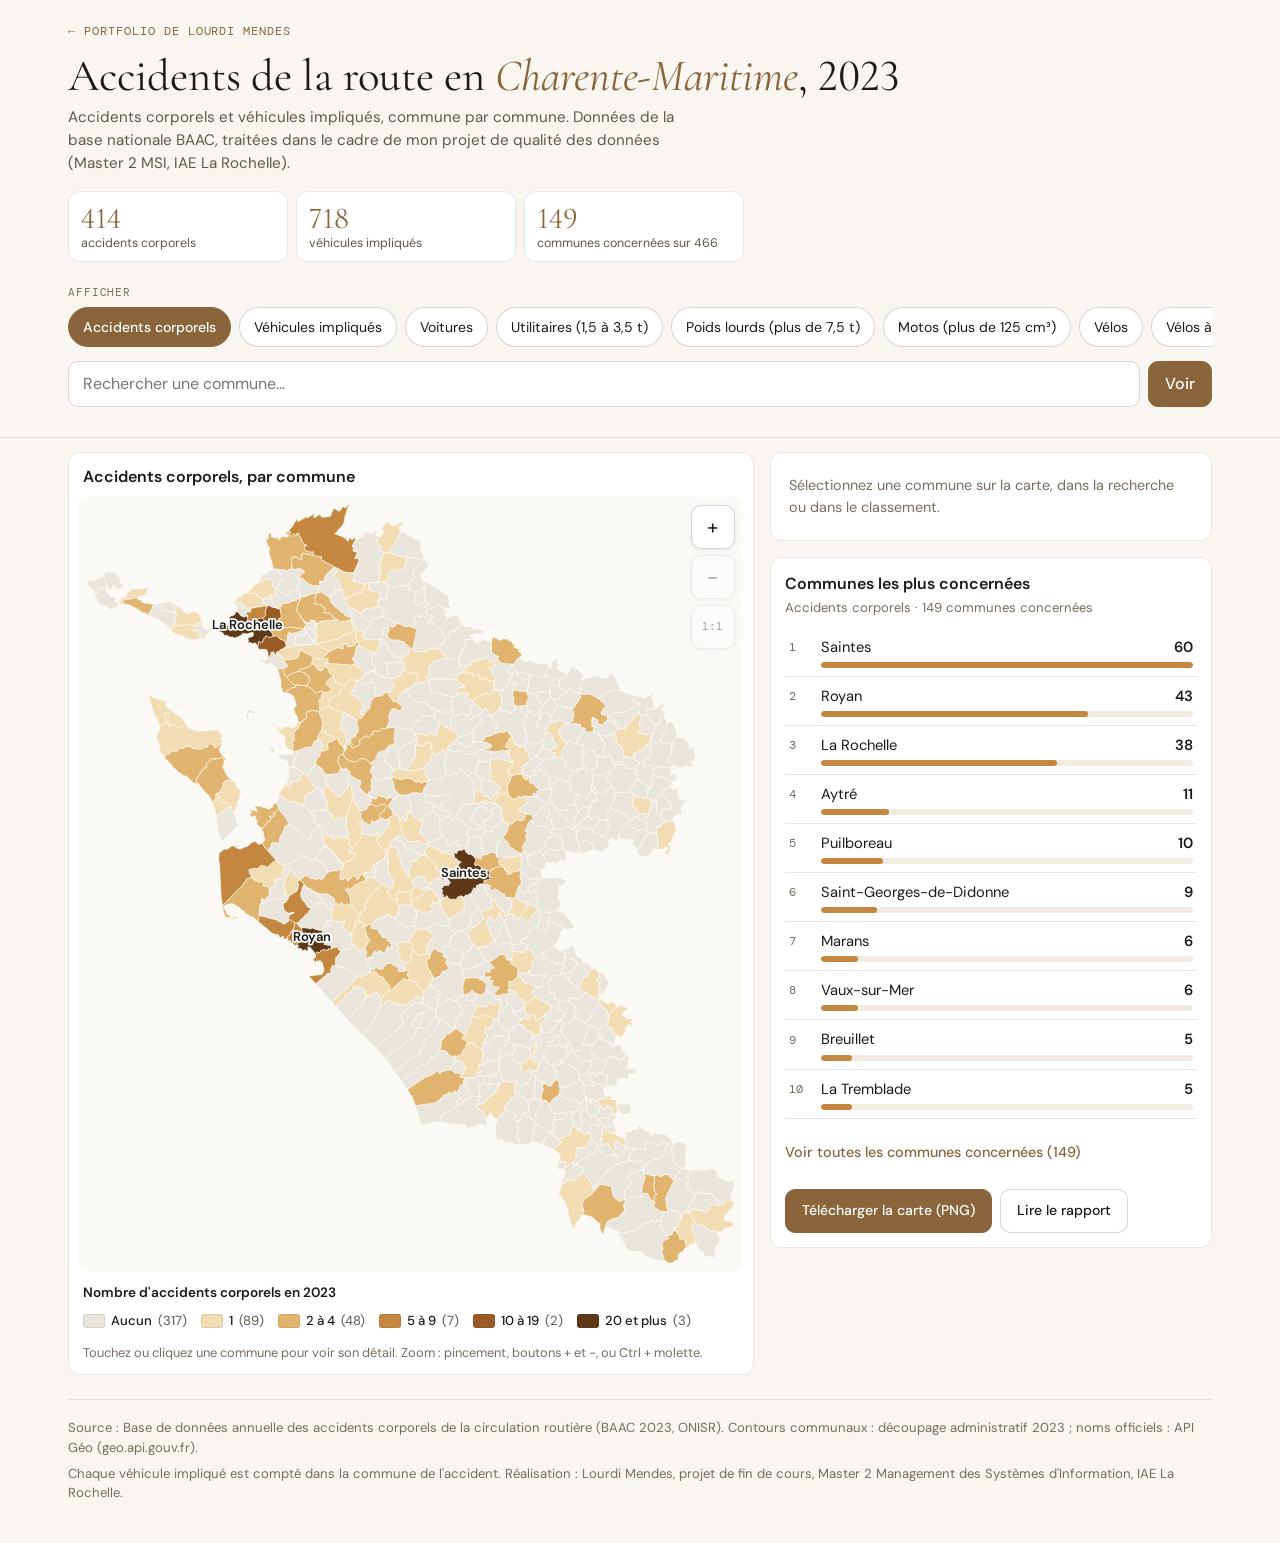
<file: projets/baac/carte.html>
<!DOCTYPE html>
<html lang="fr">
<head>
<meta charset="UTF-8">
<meta name="viewport" content="width=device-width, initial-scale=1.0">
<title>Accidents de la route en Charente-Maritime, 2023 — Carte interactive | Lourdi Mendes</title>
<meta name="description" content="Carte interactive des accidents corporels de la route en Charente-Maritime en 2023, par commune et par type de véhicule. Données BAAC, traitement Lourdi Mendes.">
<meta name="robots" content="noindex">
<meta name="theme-color" content="#f9f6f1">
<link rel="icon" href="../../favicon.svg" type="image/svg+xml">
<link rel="preconnect" href="https://fonts.googleapis.com">
<link rel="preconnect" href="https://fonts.gstatic.com" crossorigin>
<link href="https://fonts.googleapis.com/css2?family=Cormorant+Garamond:ital,wght@0,400;1,400&family=DM+Sans:wght@400;500;600&family=DM+Mono:wght@400&display=swap" rel="stylesheet">
<script data-goatcounter="https://lourdi-mendes.goatcounter.com/count" async src="https://gc.zgo.at/count.js"></script>
<style>
:root {
    --bg: #f9f6f1; --card: #ffffff; --ink: #1c1a17; --ink-2: #5f574d; --ink-3: #766c60;
    --gold: #8a653b; --gold-dim: rgba(166,124,78,0.12); --line: rgba(0,0,0,0.09);
    --radius: 12px;
    --serif: 'Cormorant Garamond', Georgia, serif;
    --sans: 'DM Sans', system-ui, sans-serif;
    --mono: 'DM Mono', ui-monospace, monospace;
}
*, *::before, *::after { box-sizing: border-box; margin: 0; padding: 0; }
html { -webkit-text-size-adjust: 100%; }
body { font-family: var(--sans); background: var(--bg); color: var(--ink); line-height: 1.5; font-variant-numeric: lining-nums; }
a { color: var(--gold); }
button { font: inherit; color: inherit; }
:focus-visible { outline: 2px solid var(--gold); outline-offset: 2px; }

.wrap { max-width: 1200px; margin: 0 auto; padding: 0 16px; }

/* En-tête */
.top { padding: 18px 0 8px; }
.back { font-family: var(--mono); font-size: 0.75rem; letter-spacing: 0.08em; text-transform: uppercase; text-decoration: none; }
.top h1 { font-family: var(--serif); font-weight: 400; font-size: clamp(1.9rem, 6vw, 2.8rem); line-height: 1.08; margin: 10px 0 6px; }
.top h1 em { color: var(--gold); }
.lead { color: var(--ink-2); font-size: 0.95rem; max-width: 640px; }

.stats { display: grid; grid-template-columns: repeat(3, 1fr); gap: 8px; margin: 16px 0 4px; }
.stat { background: var(--card); border: 1px solid var(--line); border-radius: var(--radius); padding: 10px 12px; }
.stat b { display: block; font-family: var(--serif); font-weight: 400; font-size: 1.9rem; line-height: 1.1; color: var(--gold); }
.stat span { font-size: 0.78rem; color: var(--ink-2); line-height: 1.3; display: block; }

/* Contrôles */
.controls { background: var(--bg); padding: 10px 0 10px; border-bottom: 1px solid var(--line); }
.controls-label { font-family: var(--mono); font-size: 0.7rem; letter-spacing: 0.08em; text-transform: uppercase; color: var(--ink-3); margin-bottom: 6px; }
.chips { display: flex; gap: 8px; overflow-x: auto; scroll-snap-type: x proximity; padding-bottom: 4px; scrollbar-width: none; }
.chips::-webkit-scrollbar { display: none; }
.chip { flex: 0 0 auto; scroll-snap-align: start; min-height: 40px; padding: 8px 14px; border-radius: 100px; border: 1px solid rgba(0,0,0,0.16); background: var(--card); font-size: 0.88rem; cursor: pointer; white-space: nowrap; }
.chip[aria-checked="true"] { background: var(--gold); border-color: var(--gold); color: #fff; font-weight: 500; }
.search { display: flex; gap: 8px; margin-top: 10px; }
.search input { flex: 1; min-width: 0; min-height: 44px; padding: 10px 14px; border-radius: 10px; border: 1px solid rgba(0,0,0,0.16); background: var(--card); font: inherit; font-size: 16px; }
.search button { min-height: 44px; padding: 0 16px; border-radius: 10px; border: 1px solid var(--gold); background: var(--gold); color: #fff; font-weight: 500; cursor: pointer; }
.search-msg { font-size: 0.82rem; color: #a3341f; min-height: 1.2em; margin-top: 4px; }

/* Mise en page */
.layout { display: grid; gap: 16px; padding: 14px 0 24px; }
.card { background: var(--card); border: 1px solid var(--line); border-radius: var(--radius); }
.map-card { padding: 10px; scroll-margin-top: 8px; }
.map-head { display: flex; justify-content: space-between; align-items: baseline; gap: 8px; padding: 2px 4px 8px; }
.map-head h2 { font-size: 1rem; font-weight: 600; }
.map-wrap { position: relative; border-radius: 8px; overflow: hidden; background: #fbf9f5; }
#map { display: block; width: 100%; height: auto; touch-action: pan-y; user-select: none; -webkit-user-select: none; cursor: pointer; }
#communes path { stroke: #fffdf8; stroke-width: 0.6; vector-effect: non-scaling-stroke; }
@media (hover: hover) { #communes path:hover { stroke: var(--ink); stroke-width: 1.2; } }
#highlight path { fill: none; stroke: var(--ink); stroke-width: 2.4; vector-effect: non-scaling-stroke; pointer-events: none; }
#labels text { font-family: var(--sans); font-weight: 600; fill: var(--ink); stroke: #ffffff; paint-order: stroke; stroke-linejoin: round; text-anchor: middle; pointer-events: none; }

.zoom { position: absolute; top: 8px; right: 8px; display: flex; flex-direction: column; gap: 6px; }
.zoom button { width: 44px; height: 44px; border-radius: 10px; border: 1px solid rgba(0,0,0,0.16); background: rgba(255,255,255,0.95); font-size: 1.3rem; line-height: 1; cursor: pointer; box-shadow: 0 1px 4px rgba(0,0,0,0.08); }
.zoom button[disabled] { opacity: 0.4; cursor: default; }
.zoom .reset { font-size: 0.7rem; font-family: var(--mono); }

.legend { padding: 12px 4px 4px; }
.legend-title { font-size: 0.85rem; font-weight: 600; margin-bottom: 8px; }
.legend ul { list-style: none; display: flex; flex-wrap: wrap; gap: 6px 14px; }
.legend li { display: flex; align-items: center; gap: 6px; font-size: 0.82rem; color: var(--ink-2); }
.legend .sw { width: 22px; height: 14px; border-radius: 3px; border: 1px solid rgba(0,0,0,0.08); flex: 0 0 auto; }
.legend li b { color: var(--ink); font-weight: 500; }
.hint { font-size: 0.8rem; color: var(--ink-3); padding: 8px 4px 2px; }

/* Fiche commune : panneau bas sur mobile */
.detail { position: fixed; left: 0; right: 0; bottom: 0; z-index: 40; max-height: 50vh; overflow-y: auto; padding: 8px 18px 22px; border-radius: 18px 18px 0 0; background: var(--card); box-shadow: 0 -8px 30px rgba(0,0,0,0.18); transform: translateY(105%); transition: transform 0.28s ease; }
.detail.open { transform: translateY(0); }
.detail .grab { width: 40px; height: 4px; border-radius: 4px; background: rgba(0,0,0,0.15); margin: 2px auto 10px; }
.detail-head { display: flex; justify-content: space-between; align-items: flex-start; gap: 12px; }
.detail h2 { font-family: var(--serif); font-weight: 400; font-size: 1.8rem; line-height: 1.1; }
.detail .code { font-family: var(--mono); font-size: 0.72rem; color: var(--ink-3); }
.close { flex: 0 0 auto; width: 44px; height: 44px; border-radius: 50%; border: 1px solid rgba(0,0,0,0.12); background: var(--bg); font-size: 1.4rem; cursor: pointer; }
.big { margin: 12px 0 4px; }
.big b { font-family: var(--serif); font-weight: 400; font-size: 2.6rem; line-height: 1; color: var(--gold); }
.big span { display: block; font-size: 0.9rem; color: var(--ink-2); }
.rankline { font-size: 0.85rem; color: var(--ink-2); margin-bottom: 10px; }
.detail dl { display: grid; grid-template-columns: 1fr auto; border-top: 1px solid var(--line); }
.detail dt, .detail dd { padding: 8px 0; border-bottom: 1px solid var(--line); font-size: 0.9rem; }
.detail dt { color: var(--ink-2); }
.detail dd { text-align: right; font-weight: 600; }
.detail dd.zero { color: var(--ink-3); font-weight: 400; }
.detail .placeholder { color: var(--ink-3); font-size: 0.9rem; padding: 6px 0; }

/* Classement et tableau */
.panel { padding: 14px; }
.panel h2 { font-size: 1rem; font-weight: 600; margin-bottom: 2px; }
.panel .sub { font-size: 0.82rem; color: var(--ink-3); margin-bottom: 10px; }
.rank { list-style: none; }
.rank button { width: 100%; display: grid; grid-template-columns: 1.4rem 1fr auto; align-items: center; gap: 4px 10px; padding: 8px 4px; border: none; border-bottom: 1px solid var(--line); background: none; text-align: left; cursor: pointer; min-height: 44px; }
.rank button:hover { background: var(--gold-dim); }
.rank .pos { font-family: var(--mono); font-size: 0.75rem; color: var(--ink-3); }
.rank .name { font-size: 0.92rem; }
.rank .val { font-weight: 600; font-size: 0.92rem; }
.rank .bar { grid-column: 2 / 4; height: 6px; border-radius: 3px; background: #f1ebe0; overflow: hidden; }
.rank .bar i { display: block; height: 100%; border-radius: 3px; background: #c4873f; }
details { margin-top: 12px; }
summary { cursor: pointer; font-size: 0.9rem; color: var(--gold); font-weight: 500; padding: 8px 0; min-height: 44px; display: flex; align-items: center; }
.table-wrap { max-height: 360px; overflow-y: auto; border: 1px solid var(--line); border-radius: 8px; }
table { width: 100%; border-collapse: collapse; font-size: 0.88rem; }
th { position: sticky; top: 0; background: var(--bg); text-align: left; font-weight: 500; font-size: 0.75rem; color: var(--ink-3); padding: 8px 10px; }
td { padding: 7px 10px; border-top: 1px solid var(--line); }
td:last-child, th:last-child { text-align: right; }

.actions { display: flex; flex-wrap: wrap; gap: 8px; margin-top: 14px; }
.btn { display: inline-flex; align-items: center; justify-content: center; min-height: 44px; padding: 0 16px; border-radius: 10px; border: 1px solid rgba(0,0,0,0.16); background: var(--card); font-size: 0.88rem; font-weight: 500; text-decoration: none; color: var(--ink); cursor: pointer; }
.btn.primary { background: var(--gold); border-color: var(--gold); color: #fff; }

.foot { padding: 18px 0 40px; font-size: 0.82rem; color: var(--ink-3); border-top: 1px solid var(--line); }
.foot p + p { margin-top: 6px; }

.tip { position: fixed; z-index: 50; pointer-events: none; background: var(--ink); color: #fff; padding: 8px 10px; border-radius: 8px; font-size: 0.82rem; max-width: 240px; display: none; box-shadow: 0 6px 18px rgba(0,0,0,0.2); }
.tip b { display: block; font-size: 1rem; }

/* Ordinateur : deux colonnes */
@media (min-width: 960px) {
    .wrap { padding: 0 28px; }
    .controls { position: sticky; top: 0; z-index: 20; }
    .map-card { scroll-margin-top: 150px; }
    .layout { grid-template-columns: minmax(0, 1.55fr) minmax(300px, 1fr); align-items: start; }
    .side { position: sticky; top: 150px; display: grid; gap: 16px; }
    .detail { position: static; transform: none; box-shadow: none; border-radius: var(--radius); border: 1px solid var(--line); max-height: none; padding: 16px 18px; }
    .detail .grab, .detail .close { display: none; }
    .stats { grid-template-columns: repeat(3, minmax(0, 220px)); }
}
@media (prefers-reduced-motion: reduce) { .detail { transition: none; } }
</style>
</head>
<body>

<div class="wrap">
    <header class="top">
        <a class="back" href="../../#projects">&larr; Portfolio de Lourdi Mendes</a>
        <h1>Accidents de la route en <em>Charente-Maritime</em>, 2023</h1>
        <p class="lead">Accidents corporels et véhicules impliqués, commune par commune. Données de la base nationale BAAC, traitées dans le cadre de mon projet de qualité des données (Master 2 MSI, IAE La Rochelle).</p>
        <div class="stats" id="stats"></div>
    </header>
</div>

<div class="controls">
    <div class="wrap">
        <p class="controls-label" id="chips-label">Afficher</p>
        <div class="chips" id="chips" role="radiogroup" aria-labelledby="chips-label"></div>
        <form class="search" id="search" role="search">
            <label for="q" class="sr-only" style="position:absolute;left:-9999px">Rechercher une commune</label>
            <input id="q" list="communes-list" placeholder="Rechercher une commune…" autocomplete="off" enterkeyhint="search">
            <datalist id="communes-list"></datalist>
            <button type="submit">Voir</button>
        </form>
        <p class="search-msg" id="search-msg" aria-live="polite"></p>
    </div>
</div>

<div class="wrap">
    <main class="layout">
        <section class="card map-card" id="map-card" aria-labelledby="map-title">
            <div class="map-head"><h2 id="map-title"></h2></div>
            <div class="map-wrap">
                <svg id="map" role="img" aria-labelledby="map-title">
                    <g id="communes"></g>
                    <g id="highlight"></g>
                    <g id="labels"></g>
                </svg>
                <div class="zoom">
                    <button type="button" id="zoom-in" aria-label="Zoomer">+</button>
                    <button type="button" id="zoom-out" aria-label="Dézoomer">&minus;</button>
                    <button type="button" id="zoom-reset" class="reset" aria-label="Revenir à la vue d'ensemble">1:1</button>
                </div>
            </div>
            <div class="legend" id="legend"></div>
            <p class="hint">Touchez ou cliquez une commune pour voir son détail. Zoom : pincement, boutons + et −, ou Ctrl + molette.</p>
        </section>

        <aside class="side">
            <section class="detail" id="detail" aria-live="polite">
                <div class="grab" aria-hidden="true"></div>
                <p class="placeholder" id="detail-empty">Sélectionnez une commune sur la carte, dans la recherche ou dans le classement.</p>
                <div id="detail-body" hidden>
                    <div class="detail-head">
                        <div><h2 id="d-name"></h2><p class="code" id="d-code"></p></div>
                        <button type="button" class="close" id="d-close" aria-label="Fermer la fiche">&times;</button>
                    </div>
                    <p class="big"><b id="d-value"></b><span id="d-label"></span></p>
                    <p class="rankline" id="d-rank"></p>
                    <dl id="d-list"></dl>
                </div>
            </section>

            <section class="card panel" aria-labelledby="rank-title">
                <h2 id="rank-title">Communes les plus concernées</h2>
                <p class="sub" id="rank-sub"></p>
                <ol class="rank" id="rank"></ol>
                <details>
                    <summary id="table-summary"></summary>
                    <div class="table-wrap">
                        <table>
                            <thead><tr><th scope="col">Commune</th><th scope="col" id="table-col"></th></tr></thead>
                            <tbody id="table-body"></tbody>
                        </table>
                    </div>
                </details>
                <div class="actions">
                    <button type="button" class="btn primary" id="export" data-goatcounter-click="carte-export" data-goatcounter-title="Carte BAAC : export PNG">Télécharger la carte (PNG)</button>
                    <a class="btn" href="rapport_qualite_BAAC_2023.pdf" target="_blank" rel="noopener">Lire le rapport</a>
                </div>
            </section>
        </aside>
    </main>

    <footer class="foot">
        <p>Source : Base de données annuelle des accidents corporels de la circulation routière (BAAC 2023, ONISR). Contours communaux : découpage administratif 2023 ; noms officiels : API Géo (geo.api.gouv.fr).</p>
        <p>Chaque véhicule impliqué est compté dans la commune de l'accident. Réalisation : Lourdi Mendes, projet de fin de cours, Master 2 Management des Systèmes d'Information, IAE La Rochelle.</p>
    </footer>
</div>

<div class="tip" id="tip" role="tooltip"></div>

<script>const DATA = {"w":1000.0,"h":1166.4,"indicators":[{"k":"acc","label":"Accidents corporels"},{"k":"veh","label":"Véhicules impliqués"},{"k":"vl","label":"Voitures"},{"k":"vu","label":"Utilitaires (1,5 à 3,5 t)"},{"k":"pl","label":"Poids lourds (plus de 7,5 t)"},{"k":"moto","label":"Motos (plus de 125 cm³)"},{"k":"velo","label":"Vélos"},{"k":"vae","label":"Vélos à assistance électrique"},{"k":"edp","label":"Trottinettes et EDP à moteur"}],"communes":[{"c":"17002","n":"Agudelle","d":"M686.7 906.7l0.6 -1.9 -0.4 -4.7 -2.3 -2.3 0.2 -1.5 1.8 -6.5 -0.3 -1.4 0.5 -2.6 -0.5 -2 0.7 -4 1.1 -4.3 6 3.6 2.8 2.3 1.9 -0.3 0.7 2.5 -0.6 3.8 -0.7 0.9 1.6 3.3 -0.6 2.3 0.2 1.1 -2 2.8 -0.4 1.8 0.1 3.8 0.4 2.3 -0.3 2.3 -2.6 -0.1 -5.3 -1.2z","x":692.2,"y":892.5,"v":[0,0,0,0,0,0,0,0,0]},{"c":"17003","n":"Aigrefeuille-d'Aunis","d":"M377.4 232.6l2.9 -1.2 8.5 -4.5 3.4 0.2 3.1 1.2 2.5 0.2 -0.6 -6.6 1.5 0.1 5.6 -0.8 0 4.4 2 -0.1 2.7 -0.7 0.9 0.3 3.7 -1.3 1.7 -0.2 0.6 -0.5 0.8 -2.4 1.8 -2.6 2.3 0.5 0.6 2.8 -0.7 1.9 -3 3.7 -0.6 4.5 0.2 2.5 -0.9 1.1 -0.1 1.3 -1.6 3 -0.3 1.8 -0.9 0.3 -0.5 1.5 -1 1.3 1.9 0.7 -0.7 1.3 1.7 1.6 0.2 4.3 -0.9 0.5 -6.1 1.1 -2.1 -0.8 -6.2 -0.1 -4 -0.2 -3.7 -0.9 -2.9 0.2 -4.6 -0.5 -2.8 0.2 -2.5 -0.1 -4.7 -1.1 0.6 -7 -3.4 0.3 -3.1 -0.1 -2.3 -0.4 4.5 -4.5 2.8 -2.5 2.7 -3.3z","x":396.6,"y":238.7,"v":[3,6,3,1,0,0,1,0,0]},{"c":"17005","n":"Allas-Bocage","d":"M657.2 881.6l0.9 -1.5 0.2 -1.3 1.2 0.1 1.4 3.3 0.8 3.4 3 1.4 1.2 1.6 7.6 -4.6 2 -2.1 1.1 0.8 1.1 -1.8 1.4 -1.4 0.7 -2.7 1.4 -2.8 2.9 -2.8 0.7 -1.3 0.9 1.1 1.6 0.9 0.9 1.7 -0.1 1.9 -1.1 4.3 -0.7 4 0.5 2 -0.5 2.6 0.3 1.4 -1.8 6.5 -0.2 1.5 2.3 2.3 0.4 4.7 -0.6 1.9 -1.6 0.3 -3.7 -0.2 -0.5 2.7 -2.7 -0.8 -1 1.3 -1.6 1.1 -1.2 -0.5 -1.6 -1.7 0 -0.8 -1.6 -1.9 -0.9 -0.5 -3.9 -2.9 -1.6 -0.5 -0.5 -0.9 -1.6 -0.7 0.2 -1.3 -0.8 -2.5 -2.6 -1 -3 -0.2 0.5 -4.1 -0.2 -2.1 -0.9 -2.4 1.8 -3.5z","x":674.6,"y":892.6,"v":[0,0,0,0,0,0,0,0,0]},{"c":"17006","n":"Allas-Champagne","d":"M759.4 823.6l1.4 -2.8 0.4 -2.5 1.3 -2.8 -0.9 -1.7 4.3 -6.6 1 -3 3 -5.3 1.6 -1.1 1 -0.1 4.8 1.9 7.9 3 -1 3.5 -1 2.9 -0.8 3.5 4.7 -0.1 1 0.2 -1.5 1.9 -0.7 2.5 -1.1 0 -3.7 -0.8 -1.1 3.8 -2.2 2.1 -2 2.8 -1.5 1.2 -1.5 -1.4 -1.2 0.3 -2.8 2 -1.8 -1.7 -0.9 1.2 -1.3 0 -1.5 -2.1 -1.4 1.4z","x":773.0,"y":812.8,"v":[0,0,0,0,0,0,0,0,0]},{"c":"17007","n":"Anais","d":"M410.0 180.4l0.2 -2.3 -2.1 -3.8 -2 -2.9 1 -5.5 2.4 1.1 6.6 3.4 3.5 1.7 4.5 3.6 1.9 2.3 5.3 5.1 0.9 1.2 4.7 3 2.4 0.4 0.9 0.6 1 0.5 -1.7 1.8 -3.3 4.5 -1.6 1 -4.2 6.9 -1.1 0 -1.9 0 -6.7 -2.4 -3.8 -1.1 -1.2 -3.7 -1.1 -2.8 -1 -3.1 -1.2 -2.6 -1.3 -4 -1.1 0.4z","x":422.1,"y":186.2,"v":[0,0,0,0,0,0,0,0,0]},{"c":"17008","n":"Andilly","d":"M320.4 108.1l0.6 0 -0.8 -9.4 0 -2.7 1.3 -5.4 0.3 -0.6 2.1 1 2.4 -1.1 1.2 1.3 1.1 0.5 2.1 0.2 3 2.8 0.7 0.1 1.7 -1.3 -1.3 -0.8 0.6 -2.1 0.2 -3.5 1.7 -2.9 3.1 1 12.5 2.4 10.3 2 2.6 0.4 -0.7 4.5 7.5 4.1 4 2 8.2 4.4 -5.8 6.6 -1.6 1.5 -1.4 0.2 -3.9 4.9 -2 4.5 -1.5 4.4 -0.2 1.4 -1.4 -1 -4.1 -0.7 0 6.1 -0.6 2.4 -2.8 -1.4 -4.5 0.1 -1.9 0.3 -5.4 -2.1 -3.3 -2.6 -6.5 -5.5 -1.4 -1.9 -1.7 -0.2 -2.6 -1 -1.3 -1.1 1.3 -1.8 1.9 -0.8 1.1 -1.4 2.3 -1.5 0.8 -1.6 2.2 -0.1 -1.9 -1.8 -2.2 -1.1 -1.1 -0.2 -3.1 -1.7 -2.8 0.6 -2.3 -0.1 -0.7 0.8 -3.9 -0.5z","x":351.1,"y":107.9,"v":[3,7,5,0,0,1,1,0,0]},{"c":"17009","n":"Angliers","d":"M376.3 150.9l3 -1.5 3.9 -1.4 1.5 -3.1 1.4 -0.6 0.8 -1.3 -0.8 -1.8 0.1 -1.8 2.8 -0.2 3.1 0.6 1.3 0 4.7 0.3 -0.3 1.9 0.7 4.8 -0.4 1.4 0.6 2.6 2.3 -1.4 1.7 1.4 0.9 1.4 -2.5 2.6 1.7 3.7 2.8 5 1.5 2.4 -1 5.5 2 2.9 2.1 3.8 -0.2 2.3 -2.4 -0.2 -0.4 0.7 -1.8 0.1 -3.2 -1.9 -2.5 -1 0.7 -2.6 -0.6 -0.5 -4.4 -0.8 -3.2 -3.4 -0.6 -0.9 -7.6 -5.8 0.1 -1.2 -1.4 -0.5 -1.7 -1.3 -1.8 -3.5 -1.3 -4.1z","x":393.9,"y":159.0,"v":[0,0,0,0,0,0,0,0,0]},{"c":"17010","n":"Angoulins","d":"M298.0 257.9l-1.4 -1.6 -2.2 -1.1 -1.9 -2.3 -1.9 -1.5 -4.2 -0.2 -0.4 0.9 -1.9 0.2 -1.9 -0.5 -1.8 0 -1.4 -2.6 -1.6 -0.9 -1.3 -0.1 -0.7 1.6 -1 0 -1.2 -2 -0.2 -1.9 2.2 -1.7 3.5 1.4 1.2 0 2.7 -1.5 1.6 -0.4 1 -2.2 0.8 0.7 1.9 -2.6 0.8 -2.7 0.7 -1.1 0.3 -2 3.3 -0.5 2.8 4.6 2 0.1 6.5 -0.1 -0.7 1.8 0.1 1.4 1.6 0.8 1.2 -0.2 0.5 1.1 2.7 2.3 -0.1 0.5 -0.3 0.8 0.4 3.4 1.5 0 1.7 1.3 0.8 1.1 0.6 3.2 -2.2 0 0.2 2 -5.6 1.5 -3.4 0 -3.7 -0.9z","x":296.2,"y":247.5,"v":[0,0,0,0,0,0,0,0,0]},{"c":"17011","n":"Annepont","d":"M607.5 465.2l2.4 1.9 0.9 0.2 3.4 2.7 -1 0.6 1.1 1 2.1 1 1.2 1.1 0.9 -1.3 1.9 1 2.6 2 -0.7 1.1 0.7 1.5 -3.5 2.6 -1.3 2.5 0.1 1.9 -1.9 1.6 -1 0.4 -2.4 -0.3 0.2 1 -3.1 -0.1 -1.6 0.5 1.1 1.4 0.8 2.4 1.7 2.8 -0.2 2.7 -2.8 -0.8 -3.3 -1.1 -1.4 -1.2 -0.6 1.3 -3.2 -2.4 -2 -0.6 -2.8 -1.4 -1.4 -1 -0.7 -2.1 -0.8 -1 -1.3 -0.1 -0.9 -1.4 -0.1 -2 1.3 -1.1 2.4 -0.9 -0.4 -1.2 0 -1.8 0.7 -2.3 3.5 -0.7 0.4 -0.7 0.8 -3.3 0.4 -2.2 1.8 -2 1.7 -0.4 1.4 -2.2 1.9 1.8z","x":606.3,"y":480.8,"v":[0,0,0,0,0,0,0,0,0]},{"c":"17012","n":"Annezay","d":"M544.0 339.3l-2.9 -1.4 -2.8 -2.1 -1 -1.1 0 -1.1 -1.3 -2 -0.2 -1.2 0.8 -5.2 0.7 -0.2 1.8 -2.5 3.1 1.9 1 -2.5 1.1 1 3.5 0.1 -0.6 0.8 1.2 1.2 1.6 0 1.3 0.5 2.2 0.1 0.6 -1 1.7 -1 0.7 0.8 1.6 -0.9 2.2 -0.1 0.9 -2.1 1 1.1 2 1.1 -0.5 4.7 -1.2 -0.5 -0.6 1.3 0.2 1.7 -0.9 1.8 -0.2 1.6 -0.8 1.5 0.3 5.3 0.5 1.7 -0.1 4.5 -1.2 1.2 -1.6 0.9 -0.7 1.3 -1.4 -0.5 -0.5 -1 -2 -1.7 -1.3 -0.4 -1.2 -1.3 0.4 -1.4 -1.6 -0.2 -1.4 -1.7 -2.7 -2.1z","x":550.8,"y":333.7,"v":[0,0,0,0,0,0,0,0,0]},{"c":"17013","n":"Antezant-la-Chapelle","d":"M671.8 373.0l0 -1.4 0.8 -1.1 0.1 -1.6 1.5 -4 0.8 -3.6 -0.3 -3.8 -0.7 0.1 -3.3 -1.5 0.7 -1.5 -0.1 -1.2 2.3 -0.4 -1.7 -1.5 -0.6 -1.7 -0.2 -1.8 0.2 -4 -2.2 -0.4 0.3 -1.5 1.5 -2.7 2.7 -7 0.9 -4.7 -2.4 -0.9 -3.5 -0.5 -2 -1 1.3 -3.7 0.1 -1.7 -1.9 -0.7 0.5 -3.4 0.5 -1.3 0.7 -0.4 5.1 0.2 1.2 0.4 0.4 4.7 2.7 0.4 1 0.5 -1.7 3.5 1.9 0.8 0.6 -1.3 1.9 -0.3 1.7 0.2 0.8 1 0.2 3.4 0.4 0.8 3 0.1 0.4 -1 1.9 -0.9 1.9 0.2 1.6 -0.8 0.8 0.4 -0.1 2 -0.3 2.4 2 -0.1 -0.5 2.3 1.9 0.5 -0.6 1.7 -3.3 -0.2 -0.9 1.4 -0.4 3.1 -2.2 0 -0.2 1.8 0.4 1.9 -0.2 1.7 0.6 1.7 3.4 -1.9 2 0.4 2.2 2.2 2.1 1.5 2 0.8 2.4 0.6 1.2 0.5 0.5 1.4 -1.7 2.7 -1.5 0.8 0.4 1.7 -0.3 1.6 -1.6 1.6 -0.2 1.7 0.7 0.7 -1.5 2.3 -1.1 0.6 -0.6 1.1 -2.4 -0.4 -0.1 3 -2.7 -0.3 -1.9 0.4 -1.6 1.6 -2.5 0.9 -1.6 1.4 -5.1 -2.1 -2.2 -1.7 -2.7 0.7 -1.6 0.8z","x":683.9,"y":347.2,"v":[0,0,0,0,0,0,0,0,0]},{"c":"17015","n":"Arces","d":"M381.1 761.0l28.3 -26.2 2.5 -2.9 0.1 -1.7 1.3 -0.1 2.4 -3.2 2 -1.7 0.8 -1.2 0.8 -1.7 3.2 -0.8 1.9 0.6 1.8 0.2 0.4 -0.7 1.9 -0.1 1.2 -1.1 0.8 0.2 2.2 -1.2 1 -1.1 2.9 -2.3 1.2 0.3 1.4 -0.6 1.6 -0.1 2.1 -1.3 2.8 0.6 2.1 1 1.2 1.4 1.8 3.1 2.8 2.2 1.4 -0.4 1.1 0.4 1.1 1.4 2.4 0.9 -0.4 1.1 1.4 0.8 -0.7 1.8 2.3 1.6 2.5 1.1 -0.8 1.7 3.4 1.5 0.3 1.5 1 1.3 0.3 2.2 -0.9 1.9 1.9 1.8 -2.2 2.2 -0.2 -0.6 -2.1 -0.1 -1.5 2.3 -2.4 1.7 -1.3 0.2 -2.1 3.1 -0.5 1.7 -1.4 0.1 -1.9 -0.7 -2.2 -1.3 -1.9 -2.2 -1.1 -3.2 -5.1 1.7 -6.6 3.3 -1.6 1.6 -0.8 -0.8 -2.5 -1.5 -1.3 -0.4 -0.5 -1 0.4 -1.5 -1.6 -0.8 0.4 -1.7 1.5 -1.9 -2.7 -1.2 -0.6 -1.1 -3.7 -3.1 -2.4 0.4 -1.6 1.5 -1.2 -0.2 -0.7 -1.1 -5.8 0.8 1.4 1.3 -0.3 1.6 -1.7 0 -25.1 25.5z","x":433.3,"y":737.4,"v":[1,1,1,0,0,0,0,0,0]},{"c":"17016","n":"Archiac","d":"M782.7 763.3l1.9 -4.2 0.6 -2.1 1 0.1 2.9 1.2 3.6 2.5 2.1 2.3 1.5 0 1.8 -0.6 1.6 1.2 1.4 -2.2 2 -1.5 0.9 0.7 0.5 1.8 2 0.6 2.1 2.1 1.9 0.6 -1.9 3.9 -1 1.2 -4.8 2.9 -1.5 1.9 -1.3 2.5 0.7 0.5 -0.6 2.4 -3.7 -1.2 -0.1 -2.9 0.4 -1.3 -2.1 -1.8 -0.6 -1 -2.3 -2.2 -1.8 0.5 0.8 -1.8 -6.3 -5z","x":796.9,"y":767.5,"v":[1,2,1,0,1,0,0,0,0]},{"c":"17017","n":"Archingeay","d":"M517.9 408.2l5.7 -4.5 7.3 -9.2 -1.1 -1.5 0.6 -1 -0.7 -2.7 2.2 -1.7 2.2 1.3 0.6 -1.3 3.4 1.7 0 -1.5 1.2 -0.7 2.9 -1 1 -0.9 2.2 -0.5 0 -1.6 1.4 -1.1 1.4 0 2.5 -1.1 0.4 1.8 1.6 3.3 -0.1 3.9 0.2 2.1 -0.8 2.4 0.1 1.1 -0.6 1.8 0.2 1.6 -0.8 2.3 0.6 3 -0.3 3.4 0.4 1.9 1.7 1.8 0.6 2.5 -0.4 3.5 -1.6 1.3 -1 0.7 -0.7 2 0.4 1.2 -2.1 1.1 -2.2 0.4 -2 0.7 -2.9 0.2 -1.2 1.8 -0.7 0.2 -2.3 -1.8 -4.1 0 -2.3 0.8 -2.5 -0.6 -2.4 -0.4 -1.9 -1.5 -0.5 -3.5 0.6 -0.9 -1.5 -1.9 -1.2 -0.2 -0.9 -1.1 0.8 -1 0.2 -1.9z","x":538.4,"y":406.4,"v":[0,0,0,0,0,0,0,0,0]},{"c":"17018","n":"Ardillières","d":"M430.0 328.4l-4 -1 -2.1 -0.3 0.2 -2.7 1.3 -3.5 0.4 -3 3.1 -2.5 -1.2 -1.5 -0.7 -4.6 -2.1 -2.1 -3.9 -2.7 -0.7 -1.4 -2.5 -0.8 -1.3 -2.6 -3.4 -0.3 -1.7 -0.6 -0.8 -1.4 -1.4 -0.8 4.1 -7.3 2.9 -5.1 1.2 -1.7 1.8 -4.3 1.5 -1.6 2.7 2.3 2.4 1.2 1.9 2.3 1.3 -0.8 2 0.1 3 -0.4 4 -1.3 3.4 -2.6 0.8 0.5 2.4 2.9 1.9 1.3 0.2 0.6 -1.9 2.7 0.2 2.1 1.6 1.4 0.9 0.2 0 2.6 -1.2 0 -0.8 1.9 1.1 1.3 -0.8 3.9 -0.7 2.6 -0.7 0.5 -1.4 2.6 -0.9 0.4 -1.8 2.5 -1.6 5.9 -0.7 5.1 0.1 1.3 -1.6 -0.3 -4.3 4.3z","x":430.4,"y":297.8,"v":[0,0,0,0,0,0,0,0,0]},{"c":"17019","n":"Ars-en-Ré","d":"M66.9 161.9l-7.7 2.1 -2.1 1 -2.6 2.7 -4 2 -1.9 0.3 -6.2 -4 -1.9 -1 -3.6 -1.4 -2.9 -0.4 -1.9 -0.8 -2.1 -0.1 -0.6 -0.5 -0.7 -2.8 -1.8 -3.8 -1.7 -3.1 -0.3 -2.9 -1 -2.5 1.5 -2.1 1.8 -1.8 1.1 0.9 2 -2 -0.8 -1.5 2 -2.7 1 0.6 2.1 -0.5 0.5 1.2 2.5 -2 0.5 1.6 1.5 0.9 0.5 -1.6 1.7 -0.8 0.6 2.7 -0.5 0.7 0.7 1.4 0.3 2.5 2.5 3.4 1.7 0.4 0.4 2.2 -0.5 1.1 2.8 -0.8 1.6 -1 1.8 0.9 0.2 0.9 1.8 1.6 -0.9 0.6 0.7 1.2 -1.4 2.4 1.2 0.9 -0.2 1.6 1.3 0.1 -0.7 -1.7 1.3 -0.6 1.7 0.1 0.6 0.7 -0.1 2.8 1.1 1.4 1.5 -0.1 0 -1.7 -0.9 -0.2 -0.4 -1.8 0.3 -1.4 1.6 -1.6 1.1 -0.2 1.1 0.9 2.5 3 1.1 0z","x":42.1,"y":154.5,"v":[0,0,0,0,0,0,0,0,0]},{"c":"17020","n":"Arthenac","d":"M782.7 763.3l1.7 1.1 6.3 5 -0.8 1.8 1.8 -0.5 2.3 2.2 0.6 1 2.1 1.8 -0.4 1.3 0.1 2.9 3.7 1.2 -0.9 2 -0.3 3.1 -1.5 0 0.4 2.7 -1.3 2.6 0.3 1.9 -0.2 1.1 -1.7 2.3 -1.4 0.2 -4.4 -0.1 -2 0.6 -1.9 5.1 -7.9 -3 -4.8 -1.9 -1 0.1 -1.6 1.1 0.9 -2.9 -2.4 0 -1.2 -0.5 -3.1 -2.3 -1.5 0 -2.9 -1.9 0.9 -0.8 3.8 -0.8 1 -0.7 1.7 -1.8 5.8 -4.8 -2.3 -0.1 2.1 -3 1.8 -4.3 1.4 -1.6 0.4 -1.3 2.1 -2.9 2.5 -2.5 0.3 -1.1z","x":782.9,"y":784.9,"v":[0,0,0,0,0,0,0,0,0]},{"c":"17021","n":"Arvert","d":"M259.6 571.1l0.3 -0.3 -2.6 -2.8 -0.7 -2.2 -0.3 -2.8 -1 -0.7 2.7 -1.3 4.2 -1.3 2.6 -0.2 1.7 0.6 1.5 0.1 2.7 -1.4 3.6 -3.8 3.8 1 2.3 0.1 4.1 2.1 0.3 -0.6 3 -4 1.5 -0.5 1.7 -2.1 2.2 -1.6 1.4 0.1 2.1 -2.6 3.7 3.5 3.7 2.7 3.4 1.8 1.3 0.4 2.6 1 2.8 2.1 -3 1 -1.3 0.7 -0.4 1.9 -1.7 -0.4 -0.2 3.1 -0.7 3.2 0 1.5 -1.5 2.2 -0.5 1.4 -2.1 3.5 -3.8 -2.2 -0.5 3.4 -3.1 -0.9 -1.7 0.5 0.9 1 2.6 1.5 -1.7 2.2 0.5 3.7 -0.4 1.5 -0.8 1.5 -1 0.1 -1.7 -1.5 -2.9 2.6 -2.3 2.6 -0.2 -1.2 -4.1 -5.8 -0.9 1 -1.2 -0.8 -1.2 1.8 -0.9 -0.8 -0.7 -2.8 0.9 -1 -3 -2.2 -0.7 -1.6 -1.5 -0.2 -1.6 2.2 -2.9 -1.5 -2.3 -2.4 -1.2 1.5 -1.7 -2.2 -4.3 -3.1z","x":285.1,"y":568.2,"v":[1,1,1,0,0,0,0,0,0]},{"c":"17022","n":"Asnières-la-Giraud","d":"M646.9 447.4l-1.1 -6.1 -0.2 -5.2 0.4 -2.7 1.8 -2.7 0.7 -0.5 0.7 -2.3 1 -2.3 0.2 -2.8 3.5 -4.2 1.3 0.9 3.1 -2 1.2 0 2.5 0.6 1.7 -0.9 2.8 -0.3 0.6 1.8 1.5 1 0.9 1.8 -0.4 0.8 1.6 2.2 1.8 1.1 3.5 -0.1 0.2 -2.8 1.3 -0.1 2.4 0.6 -0.9 2.5 -0.7 3.7 1.8 0.6 -0.1 1.3 1.9 0.1 2 -0.7 0.2 1.2 2.3 0.8 0.7 0.7 0.4 2.4 0.5 0.8 3.1 2.1 2.5 1 0.6 1.4 -2.6 1.6 -1.8 0.4 -0.2 1.5 1.2 1.2 0.5 1.6 -1.3 0.9 -4.2 -1.9 -1.2 0 0 2.4 -0.6 3.3 -5.9 -1 -1.8 0.2 -1.5 -0.7 -2.4 0.1 -5.5 1.7 -1.9 -0.3 -1.6 -0.7 -0.6 -0.9 -1.5 1.8 -3 2.4 -0.9 1.7 -1.7 -1.1 -3.1 -0.8 -0.6 -1 -1.6 -1 -1.6 -1.7 -1.6 -1.1z","x":666.1,"y":437.4,"v":[2,3,1,0,1,0,0,0,0]},{"c":"17023","n":"Aujac","d":"M740.2 499.4l0.7 -2.6 -0.7 -2.2 -0.2 -1.8 -0.9 -0.7 -0.7 -1.9 -0.8 -0.3 -1.5 -2.1 -0.3 -1.5 -3.8 -1.7 -3 -2.7 -0.7 -0.2 -0.5 -1.5 -1.8 -2.2 -1.5 -0.7 -3.4 -2.5 0.1 -1 -1.9 -2 -1 0.5 -1 -0.4 0.5 -1.9 -0.2 -2 0.5 -0.5 2.4 1.1 0.2 0.9 2.6 0.7 0.3 0.5 6 1.7 1.9 -1.4 3.3 2.1 0.9 -0.4 0 -2.9 0.7 -1.3 -0.2 -1.4 0.8 -3 2 -0.1 0.3 -0.6 1.8 0.5 2 1.2 0.7 -0.8 0.5 -2 3.3 -0.1 1.1 1.3 0.8 3.3 0.1 2.4 0.6 2.3 0.8 0.8 0.8 2.6 -0.4 1.4 -0.9 0.3 -1.4 1.7 -0.8 1.7 -1.1 4.2 -1.1 1.2 0.2 3.5 -0.6 1.8 0.2 1.5 -0.4 1.3 1.8 0.8 0.5 0.9 0.1 1.9 1 1.5 -1.9 0.2 -2.5 -0.6 0.1 1.7 -0.9 1 -1 -0.6 -1.7 0.1z","x":738.9,"y":478.4,"v":[0,0,0,0,0,0,0,0,0]},{"c":"17024","n":"Aulnay","d":"M737.7 340.9l6.7 -3.9 -0.9 -1.8 1.4 -3 0.8 -1 -0.6 -4.2 -0.1 -3.6 -0.9 -1 -1.7 1 -0.4 -1.7 2.2 -2.9 -0.8 -0.6 1.6 0.1 1.4 -1.4 5 -8.8 0.7 0.1 0.9 -1.6 0 -1.6 1.7 -2 0.8 0.3 0 -2.8 -1.9 0.4 -0.7 -1 2.1 -2.4 -0.2 -0.4 0.2 -0.2 1 0.6 2.5 -0.6 2.1 0.7 0.9 -0.8 1.3 0.4 1.7 -0.1 1.2 -0.8 1.3 -0.1 2.6 0.7 3.5 1.6 1.6 0.5 3.6 2 4.1 2.8 1.6 1.3 2.9 1.5 0.7 1.3 3 2.5 1.4 2.2 1.8 0.8 0.4 0.6 -0.8 2.1 -3.3 2.8 -0.4 2.3 -2.1 1.2 -0.4 2.6 0.1 2.9 2.7 0.1 2.2 0.4 4.4 1.5 -0.3 2.9 0.1 1.9 0.6 1.2 -0.4 1.4 -1 -0.4 -1.5 0.4 0.2 1.1 -3.3 2.2 -1.8 4 -3.2 -1.3 -1.8 -1.3 -0.9 0.5 -2.1 0.1 -0.8 -0.4 0.4 -1.9 1.3 -1.3 -0.2 -2.7 -7.6 -4.3 -0.6 0.5 -1.2 4.3 0.6 2.5 -0.2 6.4 3.5 -0.1 -1.8 8.7 -3.2 -0.1 -0.9 0.4 -2.5 -0.4 -3 0.2 -3.1 -0.5 1.1 -5.1 -2 -0.2 -5.4 -1.3 0.2 -1.4 -0.1 -2.8 -1.6 0 -2.1 -0.8 -1.2 0.1 -1.7 -1.1 -2.8 -0.2 -2 1.3 -1 0.2 -1.8 -1.2 -1.8 0z","x":768.1,"y":324.3,"v":[2,2,2,0,0,0,0,0,0]},{"c":"17025","n":"Aumagne","d":"M711.8 439.9l1.2 -2.2 1.9 -2.5 2.3 -4.1 2.8 -7.2 7.4 2.1 8.1 3.4 2 0.9 4.9 3.4 -2.1 3.7 -0.7 2.9 1.1 0.5 1.1 2.2 1.3 1.6 2.2 1.5 3.7 1.3 1.3 0.9 -0.8 2.5 -1.3 1.1 1 2.1 -0.2 1.9 -1 2 0 2.9 -0.4 1.4 -3.3 0.1 -0.5 2 -0.7 0.8 -2 -1.2 -1.8 -0.5 -0.3 0.6 -2 0.1 -0.8 3 0.2 1.4 -0.7 1.3 0 2.9 -0.9 0.4 -3.3 -2.1 -1.9 1.4 -6 -1.7 -0.3 -0.5 -2.6 -0.7 -0.2 -0.9 -2.4 -1.1 -0.5 0.5 -0.9 -2.3 -1 -1.5 -0.7 0.3 -1.7 -2.1 -2.5 -1 -3.4 -1 1.3 -3.8 1.5 -3.7 1.1 -3.4 0.9 -5.3z","x":728.3,"y":449.4,"v":[0,0,0,0,0,0,0,0,0]},{"c":"17026","n":"Authon-Ébéon","d":"M707.4 460.4l3.4 1 2.5 1 1.7 2.1 0.7 -0.3 1 1.5 0.9 2.3 0.2 2 -0.5 1.9 1 0.4 1 -0.5 1.9 2 -0.1 1 3.4 2.5 1.5 0.7 1.8 2.2 0.5 1.5 0.7 0.2 3 2.7 3.8 1.7 0.3 1.5 1.5 2.1 0.8 0.3 0.7 1.9 0.9 0.7 0.2 1.8 0.7 2.2 -0.7 2.6 -0.3 -0.9 -2.6 -1.2 -0.9 0.3 -1 -0.9 -1.7 -0.1 -3.5 1.2 -1.5 1.7 -1.5 1 -1.7 0.3 -0.3 0.6 -4 -0.9 -2.2 0.2 -1.1 -0.4 -3.5 1.1 -1.8 -0.3 2.4 -5.7 1.2 -1.5 -1.9 -0.5 -2.7 -0.1 0.1 -1.8 0.9 -4.8 -6.3 -2.4 -1.8 -1.1 0.9 -1.5 1.9 -1.5 2 -2.6 -1.4 -1 0.7 -2.6 -1.7 -1.1 -2.1 -0.5 -2.7 -1.4 -0.5 -1.4 -4 -1.8 1.6 -1.2 5.2 -3.6 1.9 -1.3z","x":719.1,"y":483.2,"v":[0,0,0,0,0,0,0,0,0]},{"c":"17027","n":"Avy","d":"M687.3 753.8l-0.5 1 -1.5 0.2 -2.8 1.5 -1.5 1.4 -1.9 1.2 -1.8 2 -1.1 0.1 -1.2 1.6 -1.9 1.2 -2.2 -2.3 -0.1 -1 -1.8 -3.8 -1.9 -0.4 -1.8 1.4 -1.6 0.4 -2.6 -4.4 -1.8 -2.8 -0.9 -2.5 0 -1.1 -2.5 -1.3 0.3 -1.7 -1.6 -0.7 -1.3 0.2 -3.3 -0.2 -1.3 -1.1 -0.6 -1.9 -0.8 -9.1 0.4 -1.3 2.1 -0.7 2.8 -0.3 2.2 -1.1 2.2 -1.7 2.3 -2.5 1.3 0 0.2 -1.8 3 -1.4 1.7 2 1.8 2.8 1.3 0.5 -0.4 2.4 0.2 1 2.1 2.5 1.8 0.7 4 0.1 3.5 0.5 1.1 1.4 3.6 1.7 2.7 1.1 -1.5 4.7 -0.1 3.4 -2.1 -0.6 -1.2 3.3 2.2 2.5 0.1 1.5z","x":667.7,"y":742.2,"v":[1,2,1,0,0,0,0,0,0]},{"c":"17028","n":"Aytré","d":"M285.2 241.5l0 -2 -0.6 -4.5 -0.8 -2.8 -1.4 -2.4 -1.2 -0.4 -2.2 0.5 -3.2 -0.7 -1.9 0.6 -2.4 -0.5 -1.1 -1 -0.8 -1.6 0.3 -1.8 -0.5 -0.9 0.9 -2.3 -0.1 -2.2 0.5 -1.7 4.9 1.3 0.5 0 0.5 -2.3 2.4 -1.2 -1.3 -1.1 0.1 -0.9 2.2 -1 0.8 -2.6 1.2 -0.7 4.1 1.9 2.2 0 4.8 -1.3 3.3 -0.8 1.5 0.2 1.5 1 3.8 4 3.9 1.1 2.1 1.2 1.6 3.2 1.4 1.6 -0.3 4.2 0.3 1.3 -2.2 0.4 -2.6 0.9 0 1.3 -2.8 0.3 -1.7 1.3 -0.8 1.2 -1.6 0.8 -1.6 0.2 -1.4 1.6 0.3 3.1 -2 -0.1 -2.8 -4.6 -3.3 0.5 -0.3 2 -0.7 1.1 -0.8 2.7 -1.9 2.6z","x":291.1,"y":222.8,"v":[11,19,13,1,0,1,0,0,1]},{"c":"17029","n":"Bagnizeau","d":"M773.5 432.7l1.2 -4.7 -0.9 -2.6 -0.2 -2.8 1.5 -0.7 3.3 -2.2 3.2 -0.3 0.1 -0.9 2.6 0.5 2.2 1.2 1.7 -0.2 2.6 -2.5 2.9 -2.5 1.5 -1.9 3.4 0.1 -0.9 1.4 2.9 2.1 -1.3 2.2 -4.1 2.4 -0.4 2.5 0.7 2.4 2.5 2.9 3.3 5.3 0.4 1.2 -0.8 1.5 -0.6 1.9 -2.8 3.1 -1.3 0.8 -2.2 0.5 -1.5 1 -0.6 1.3 0.1 1.2 -1.4 2.3 -1.8 -0.5 -3.3 -2 -3.1 -2.5 -0.7 0.8 -2 -2.7 -1.4 -1.2 -0.7 -1.3 -0.6 -1.5 -3.1 -5.5z","x":787.6,"y":431.4,"v":[0,0,0,0,0,0,0,0,0]},{"c":"17030","n":"Balanzac","d":"M464.5 536.9l0.1 2.9 -0.4 1.5 1.2 4.7 0.5 7.3 0.6 2.5 -2 0.6 1.3 4.6 -0.4 0.1 1.4 3.9 1.1 2.1 0.1 2.9 0.9 1.8 1.2 1.6 2.1 1.2 1.7 1.5 0.1 1 -0.8 3.4 -1.4 0.5 3 2.6 -1.9 2.6 -3.5 2.9 -2 -1.5 -2.4 -0.8 -2.7 1.5 -2.4 -3.1 0.5 -2.4 -3.4 1.2 -1.5 0.7 -1.4 -2.2 -5 -4.6 -1.9 -2.5 -1.3 -0.6 0.8 -0.8 -2.2 -1.8 -0.6 -1.1 0.1 -1.2 1 -0.9 1.7 -4.4 0.7 -2.2 0.1 -3.9 1 -1.9 0.3 -2.8 -1.1 -2.5 1.1 -0.8 1.3 0.2 2.8 -1.7 1.8 0 2.7 -1 1.6 -2.3 1.9 -4.9 1.5 -1.4 -0.3 -1.5 0.8 -1z","x":459.2,"y":567.0,"v":[0,0,0,0,0,0,0,0,0]},{"c":"17031","n":"Ballans","d":"M829.9 515.9l0.1 -1.6 1.7 -0.1 3.2 -3.8 1.3 -2.4 2.2 -3.1 2.9 -2.4 2.2 -1 1.6 0.5 2.1 -0.5 2.7 -2.1 1.3 1.6 1.4 -0.4 2.4 1.7 -0.2 1.1 3.6 1.4 2.1 0.5 -2.5 2.9 -0.9 2.3 -2.2 -1.6 -1 0.6 -0.7 2.2 -1.7 3.2 -0.6 3.1 -1.5 2.4 -1.1 0.2 -1.1 1.2 -0.7 1.5 0.7 0.4 -1.1 2.9 -2.3 0.6 -0.6 1.6 -2.5 2.6 -0.2 1.5 -1.1 -2.1 0.2 -2.2 -0.2 -1 -1 -0.3 -0.4 -2.1 -1.5 -0.2 -1.3 1 -0.9 -0.5 -1.6 -1.3 1.5 -2.2 -0.6 -0.9 2.5 -3.6 -2.9 -0.9 -1.1 -0.6z","x":844.1,"y":513.6,"v":[0,0,0,0,0,0,0,0,0]},{"c":"17032","n":"Ballon","d":"M363.0 320.0l-0.3 -0.6 -0.2 -9.7 -0.8 -1 -1.4 -0.4 -0.2 -1 1.9 -0.1 0.2 -2.2 0.9 -0.4 1.5 -1.6 1.4 0.6 0.4 -2.6 -0.8 -0.1 0.9 -5.8 -0.1 -2 1.2 0.8 4.9 0.3 1.4 0.8 3.5 -3 2 0.5 1.1 -1.6 -0.8 -1.6 -2.4 -1.9 0.6 -1.9 -3.5 -1.9 -2.6 -0.9 0.8 -3.3 2.8 -3.5 3.2 -2.8 1.2 -0.7 4 -3.4 -0.4 2.5 -0.8 1 2.2 2.5 1.2 0.4 -0.1 1.6 0.5 2.2 1.1 0.3 4.5 -0.1 -0.4 2.2 5.4 0.7 -0.2 0.9 3.1 0.5 0.9 1.1 -1.8 2 -3 2.9 -3 2.2 1.2 0.2 -0.7 2.5 -1.7 2.6 -1.2 2.3 -1.2 0.6 -2 -0.1 -0.9 -0.6 -1.4 1.8 -3.7 0.5 -1.7 1.2 -0.4 1.3 -1.4 0.6 1.1 2.5 -1.5 1 -0.4 1.7 1.1 0.7 -2 2.6 -0.4 2.3 -2.1 0.2 -1.7 1.1 -2 0.7 -1.8 1.7z","x":378.8,"y":295.2,"v":[1,1,1,0,0,0,0,0,0]},{"c":"17034","n":"Barzan","d":"M407.9 791.6l-4.1 -4.7 25.4 -25 -0.4 -4.1 0.7 -0.9 2.4 -1.3 1.6 -2 -1.1 -1.3 -2 -0.8 0.8 -1.2 1.3 0.4 2.5 1.5 0.8 0.8 1.6 -1.6 6.6 -3.3 5.1 -1.7 1.1 3.2 1.9 2.2 2.2 1.3 1.9 0.7 1.4 -0.1 -1 1.8 -0.7 3.7 -0.3 2.7 -1.2 4.5 -0.9 1.6 -0.6 1.9 0.3 1.4 -1.1 2.4 0.3 1.2 -0.6 1.2 -23.5 35.8z","x":432.7,"y":778.0,"v":[0,0,0,0,0,0,0,0,0]},{"c":"17035","n":"Bazauges","d":"M864.4 419.4l0.5 -5.5 -0.4 -3.7 3.7 -1.4 2.6 -1.8 1.3 -0.4 2 -1.2 3.7 0.5 2.6 -0.2 2.7 1.8 2.8 -0.8 2.4 -1 1.9 2.3 1.3 1.2 1.7 0.6 -1.4 4.8 -1.1 2.1 -0.4 2.7 1.5 0 1.6 -2.1 2.3 -0.9 2.1 2.1 1.4 1.8 0.5 2 2.4 -0.4 0.2 0.6 -0.9 2 -0.9 0.8 -1.9 3.2 -1.3 0.5 -3.2 -0.5 -1.9 -0.7 -3 -0.1 -4.5 -2.2 -1.3 -1 -1.9 -0.1 -1.7 -0.6 -0.7 -0.8 -2.1 -1.1 -4.1 -1.1 -1.3 0.1 -3.3 -0.5z","x":882.4,"y":416.6,"v":[0,0,0,0,0,0,0,0,0]},{"c":"17036","n":"Beaugeay","d":"M349.9 476.6l-1.7 -1.8 -0.6 -2.2 -4.6 -5.3 -3 -2.1 -1.5 -0.4 -1.2 0.4 -1 -1.2 1.5 -1.2 0.3 -2 2.2 -0.9 0.4 -0.6 -0.7 -1.6 0.1 -1.9 -1.1 -2.4 1.8 -0.1 1.1 -1 -0.4 -1.7 0.9 -1.5 1.3 -0.5 1.6 -2.2 1.7 -0.4 2.4 -1.4 1.8 0.3 0.9 -0.7 -0.2 -1.5 4.7 -5.6 2.4 0.6 3.8 2.1 2.7 2.7 2.1 1.3 0.6 0.4 1 3.6 1.6 5.1 1.5 4.9 0.5 2.7 1.5 -0.8 0.1 1.5 0.8 1.3 -0.2 1.4 -3.4 1.9 0.5 1.1 1.2 0.3 1.8 1.4 0.4 1.7 -0.8 2.5 -2.9 0.3 -3.5 -2 -3.9 0.9 -1.1 0.6 -2.4 0.3 -1.8 -0.7 -3 -0.3 -2.6 2.1 -1 1.1 -1.8 0.6z","x":357.0,"y":458.0,"v":[0,0,0,0,0,0,0,0,0]},{"c":"17037","n":"Beauvais-sur-Matha","d":"M861.3 454.3l-2.2 -0.2 -2.8 -0.7 -0.2 -3.4 1 -0.9 0.6 -2.3 -1.2 -0.3 -0.2 -1 0.7 -4.1 0.9 0.1 -0.7 -4.9 2.3 0.5 4.3 1.5 -1 -8.1 -0.7 -1.6 0.1 -1.5 1.3 -2.8 0.9 -5.2 3.9 1 3.3 0.5 1.3 -0.1 4.1 1.1 2.1 1.1 0.7 0.8 1.7 0.6 1.9 0.1 1.3 1 4.5 2.2 3 0.1 1.9 0.7 3.2 0.5 -1.6 1.2 -2.5 0.8 -0.7 1.2 0.4 1.3 -2.4 2.4 1.6 -0.2 1 1.3 -1.3 1.1 -2.1 0.4 -1.7 -1.3 -5.3 3.8 -3.1 1.5 0.7 1.2 0.3 1.7 -1.6 1.1 -1 1.9 -1.5 -0.1 -2.5 1.4 -3.1 2.4 -0.4 1.3 -1.5 1.9 -1.7 3.1 -3.6 0.8 -0.4 -4.9z","x":872.6,"y":437.3,"v":[0,0,0,0,0,0,0,0,0]},{"c":"17038","n":"Bedenac","d":"M789.1 1111.0l-1.4 -1.6 -1.9 -4.9 -1.1 -5.4 0.6 -1.7 -0.5 -2.9 -4 -2 -1.9 -2.2 -3.6 -3 -1.1 -1.9 -0.9 -0.6 -6 -1.2 -0.3 -1 -7.1 -0.9 -1.3 0.2 0.1 -1.9 0.8 -1.6 1.7 -1.3 -0.4 -1.8 -0.6 -0.4 -1.1 -4.5 -1 -1 -0.3 -2.4 0.7 -3.3 1.7 -2.1 0 -1.4 0.6 -1.5 2.5 -2.4 1.7 -1.2 2.6 -0.8 1.7 -1.7 2 -1.1 2 -2.2 1.1 -0.4 1.9 -3.3 3.7 -2.9 2.6 -4.4 1 -0.4 3 -2.4 5.3 0.8 8.7 2.1 1.8 0.8 1.4 2.1 -1.2 2.9 1.3 0.8 -0.7 2.5 0.7 0.5 0.7 2.1 0.4 2.6 0.7 1.8 3.4 1.1 -0.3 2.2 1.4 -0.7 2.3 3.6 3.3 0.5 0.2 -1.4 1.9 -0.2 0.9 0.4 2.1 -1.5 2.9 0.1 -0.4 2.8 -0.6 1.1 0 1.4 -2.7 2.4 2.6 8.4 -1.4 1 -0.3 0.9 -1.5 2 -1.6 1.3 -2.8 2.9 -0.8 1.6 -0.9 0.9 -4.6 1.5 -4.2 0.9 -3.1 1.1 -2.5 1.7 -3.3 1.5 -0.9 1.5 0 2.2 -1.1 1.9 -0.8 2.8 -2.5 6.3 0.3 2.6z","x":789.7,"y":1068.4,"v":[2,5,3,2,0,0,0,0,0]},{"c":"17039","n":"Belluire","d":"M635.4 757.0l-1.5 -0.3 -1.3 0.5 -2.3 0.1 -1.2 -0.4 -2.3 -2.5 1.6 -1.6 0.7 -1.5 1.4 0.6 1.1 -0.6 1.6 -0.1 3.1 0.6 0.5 -2.8 3.1 0.5 1.3 -0.7 0.8 0.3 4.4 -1 1 1.6 -1.2 1.2 -0.1 1.2 -2.2 1.8 -0.1 2.9 0.2 1.5 1 2.9 1.3 2 0.4 1.2 -2.4 1.9 -0.5 1.7 -2.2 1.7 -1.2 1.9 -2.2 1.9 0.4 1.5 -1.9 1.5 -1.2 1.5 -2.8 -0.3 1.1 -5.9 0.5 -1.7z","x":638.3,"y":760.7,"v":[0,0,0,0,0,0,0,0,0]},{"c":"17041","n":"Benon","d":"M479.9 190.1l-3 -0.3 -2.8 -1.2 -2.5 -2 -0.5 -0.8 -4.1 -1.7 -4 -1.4 -5.2 -2.5 -1.2 -0.9 0.2 -2 -0.5 -2.6 1.8 -0.8 0.6 -1 1.2 -0.7 0.2 -1.3 0.9 -1.1 -3.7 -1.4 0.7 -0.8 -2.3 -1.3 -2.3 -1 -2.8 0.2 -2.8 0.7 1.9 -2.7 1.9 -3.7 -1.8 -0.8 1.2 -3.6 0.3 -2.6 2.1 0.4 5.8 1.1 0.8 -2.4 3.1 1.2 0.2 1.3 1.8 -1.2 -1 -1.2 1 -1.5 -3.2 -3.5 1.5 -0.5 1.5 -2.7 0.6 -0.3 0.2 -2.6 -0.8 -3.1 -1.6 -2.9 5.2 -1.9 1.8 1.9 1.1 -0.1 1.1 0.8 1.9 0.5 3.8 -0.5 2.1 -0.8 1.1 -1.2 3.9 -0.2 2.1 0.6 0.6 -1.6 1.4 0.3 1.5 0.9 2.6 0.4 0.8 -0.2 1.3 -1.8 2.4 0.8 -0.7 0.8 0.5 1.3 1.2 1.3 -1.3 2.5 -1.8 0.9 1 0.9 1.3 -1.4 0.8 0.8 5.9 2.6 0.8 0.6 1.7 0 1.2 1.4 -1.6 2.6 0.9 0.5 -2.7 2.8 1.7 2 -1.6 3.8 2.4 0.4 -0.4 4.7 2.6 1 0.6 0.8 1.2 -1.6 2.1 1.4 2.6 -3.9 2.3 -0.3 2 -2.7 1.7 0.2 2.7 1.2 0.9 0 2.1 1 -0.2 2.4 1.5 0.5 0.1 1.4 -0.8 1 -1 -0.6 -1.2 -1.4 -3.5 -1.5 -2.1 3.6 2.6 1.8 -1.4 1.6 3.5 2.4 -2.5 5.1 5.3 3.5 0.8 -0.6 1.8 1.3 1 -1.2 1.1 1.5 -2.9 8.6 -0.6 0.7 -1.4 2.8 -1.4 1.8 -1.5 -1.2 -0.1 -1.6 2.8 -3.5 -3.5 -3.8 -2.7 -1.3 -1.8 -2.4 -2.4 -1.8 -2 2 0 2.4 -4.5 -0.7 1.6 -1.9 -2.5 -2.5 -0.5 -0.2 -4.2 3.4 2.3 2.1 -3.4 4.3 1.5 3.2 1.4 0.7 -1.1 1.2 -0.8 1.8 -2.2 2.1 -0.3 0.7 -2.3 -0.4 -2.2 -1.3 -2.2 0.6 -3.6 0.3 -3.8 -0.5 -2.3 -1.5 0.3 -0.9 -4.6 -1.1z","x":488.1,"y":164.8,"v":[0,0,0,0,0,0,0,0,0]},{"c":"17042","n":"Bercloux","d":"M680.5 487.8l1.3 -0.9 2.6 -3.4 4.8 -5 5.6 -6.9 1 -1.6 1.8 -2.2 4 1.8 0.5 1.4 2.7 1.4 2.1 0.5 1.7 1.1 -0.7 2.6 1.4 1 -2 2.6 -1.9 1.5 -0.9 1.5 1.8 1.1 6.3 2.4 -0.9 4.8 -0.1 1.8 2.7 0.1 1.9 0.5 -1.2 1.5 -2.4 5.7 -0.8 1.1 -3.1 -0.2 -2.1 -2.1 0.1 -0.7 -1.4 -1.2 -3.9 -1.5 -3.4 -0.4 -1.3 -0.4 -2.7 -0.4 -2.2 0.2 -3.6 -1 -3.2 -1.9 -1.3 -1.9 -2.2 -1.6z","x":699.0,"y":485.9,"v":[0,0,0,0,0,0,0,0,0]},{"c":"17043","n":"Bernay-Saint-Martin","d":"M593.1 306.3l-1.5 0.1 -1.1 1.1 -4.2 -2 -3.1 -2 0.9 -1.7 0 -1.2 0.9 -1.9 1.2 -1 0.6 -1.3 -1.7 -1.1 -2.6 0 -1.3 -0.3 -1.6 0.3 -3 -1.3 -1.5 0.6 -3.5 3 -0.6 -3.5 -0.6 -1 -1.6 -1.1 2.5 -5.5 2.7 0.9 4 -0.9 2.5 0.2 0.8 -2.4 -7.2 -3.2 -1.4 -1.8 -4.8 -3.7 0.6 -3.7 0.6 -0.1 0.1 -2.1 0.7 -2.8 3 -1.2 2.2 0.6 2 -2.3 2.3 0.8 0.2 -2.4 -0.8 -1.4 -2.9 -2.8 -0.9 -2.1 -2.3 -1 1.2 -1.6 1.3 0.4 2.9 0.2 4.1 0.9 0.9 3.9 0.1 2.6 0.8 3.5 5.7 1.2 2.2 -0.4 2.1 -1.1 0.2 1.3 -1.3 2.6 0 0.8 1.6 0.2 2.3 -0.5 3.9 -2.9 1.9 -0.7 -0.3 2 0.5 2.2 -0.5 2.2 1.9 0.9 6 1.7 3.6 -1.2 1.8 -0.3 0.4 3.8 8.4 -0.4 1.2 2.1 0.3 1.1 -0.6 5 -0.8 2.1 1.7 2.6 1.1 0.6 -0.4 1.7 -0.8 1.1 -4.8 -1.7 -0.1 2.9 1 1.7 -0.3 0.8 -2.2 0.6 -1.5 1 -1.9 0.5 -1 -0.5 -0.4 -2.2 -2.8 0 -1.3 0.7 -1.2 1.3 -2.2 -0.6 -0.5 1.1 -2.2 -0.1 -1.7 1.6 -0.6 1.4 -2.9 -0.2 -1.1 1.9 -3.6 1.8 0.1 0.6z","x":595.1,"y":283.2,"v":[1,2,1,0,0,0,0,0,0]},{"c":"17044","n":"Berneuil","d":"M584.5 659.9l1.1 -2.1 0.4 -1.8 0.8 -1.2 2.4 -2.2 2.3 -1.8 1.1 -1.4 3.4 -1.3 2.3 -2.3 1.3 -0.9 1.6 -2.3 1.9 -0.7 1.7 -2.1 2.3 -2.3 3.2 -2 -5.8 -11.3 1.6 -2.1 1.6 1.3 2.6 0.8 1.2 0.8 1.6 -3.5 1.6 -0.1 0.7 -1.3 1.4 -0.9 3.2 2.1 0.8 -1.1 2.3 -1.7 -0.8 -2.6 0.2 -1.6 -0.4 -1.4 0.5 -1.2 -1.7 -1.1 1.4 -1.3 -0.7 -1 -0.7 -2.7 1.1 -0.2 2.3 1.8 1.2 0.2 1 1.3 3.2 5.1 -0.8 0.9 0.2 1.9 1.5 1.3 3.1 0.6 0.5 1.4 2 1.5 0.3 1.4 2.3 0.7 2 1.2 0.5 6.5 3.1 1 0.9 -0.3 -0.3 2.3 -2.1 2.4 -2.3 2.3 -1.7 -2.8 -3 -5.5 -0.6 -0.8 -2 -3.9 -1 5.6 -0.8 0.1 -0.1 2 -1.2 1 -0.6 2 -1.1 1.2 -1 0.2 -3.7 -0.2 -0.9 -0.9 -0.6 -2 -1.4 -2.2 -3.2 0.7 -1.6 0.7 -1.8 2 0.7 2.7 -0.5 1.9 -0.9 1.1 4.8 9.1 3.3 7.9 4.2 9.4 -2.1 1.6 -2.6 3 -2.8 1.7 -1.8 0.6 -1.8 1.6 -3.1 0 -1.2 0.8 -5.1 0.7 -0.9 1 -1.8 0.5 -0.3 0.8 -1.6 -2 -1.8 1.2 -1.1 -0.3 -1.2 -2.6 -2.3 -3.2 -0.6 0.2 -0.9 -2.1 -1.3 -0.8 -2.4 -2.5 -0.7 -1.8 0 -2.3 0.3 -1.5 -0.6 -1.3 -1.3 0z","x":612.3,"y":648.3,"v":[1,2,1,0,0,0,0,0,0]},{"c":"17045","n":"Beurlay","d":"M438.1 463.8l-0.4 -1.3 0.8 -1.6 1.4 -0.9 1 -2.3 -1.1 -0.5 1 -5 4.6 2.4 2.5 0.6 0.7 -1.9 0.3 -1.6 1.2 -2.8 1.2 -0.1 1.8 2.6 1.1 -0.5 3.1 0.9 2.4 -0.8 1.3 1.1 1.9 2.7 2 0.9 1.3 -1.5 2 -1.6 1.9 -0.4 0.6 0.4 2.5 3.4 -1.3 1.5 -0.6 1.7 -1.2 0.6 -0.4 1.5 -1.9 1.1 -1.3 3.8 1.5 1.4 -0.8 1 2.5 0.9 1.5 1.6 1.4 2.8 -0.9 1.3 3 3.5 -1.8 1.9 -1.7 0.2 -0.7 0.9 -1.3 -0.4 -2.6 3.2 -1.3 0.4 -3.7 1.7 -2.2 -1.8 -1 0.6 -4.2 -1.8 -0.5 -2.3 -1.1 -1.6 2.2 -3.3 2.4 -1.4 1.8 -1.7 1 -2.8 1.7 -2.9 1.2 -1.2 -0.9 -2.1 -1.6 -0.9 -1.2 0.7 -3.5 -0.8 -3.6 1.2 -2.3 1.8 -1.2 0.3 -4.4 -1.7 -1.3 -1.4 -2.5 -0.2z","x":458.6,"y":466.1,"v":[3,7,5,2,0,0,0,0,0]},{"c":"17046","n":"Bignay","d":"M597.8 416.7l0.9 -4.5 0.2 -5.3 1.6 -2.1 -1.3 -2.7 3 -0.9 0.1 -2.3 10.3 0.1 1.2 -0.1 5 -1.9 0.7 2.8 0.5 0.8 -0.8 3.2 0.1 1.9 0.7 0.7 -1.1 2.6 1.2 4.8 1.2 2.3 -0.8 2 -0.1 1.5 -0.7 1.1 0 1.2 -0.9 1.8 0.9 1.5 -1 1 -0.2 1.4 -1.3 2.2 -2 -1.5 -1.8 -0.9 -0.1 -1.5 -2.2 0.1 -2 -0.6 -2.3 1.1 -0.5 0.8 -1.5 -1.1 -3 -0.5 -1.5 -1.2 1.1 -1.7 1.5 -0.8 -2.9 -2.3 0.2 -1.5 -2.5 -0.5z","x":610.0,"y":412.7,"v":[0,0,0,0,0,0,0,0,0]},{"c":"17047","n":"Biron","d":"M660.8 722.3l0.5 -4.9 2.3 0.4 3.1 0.2 3.4 -0.5 2.9 0.2 3.7 -0.9 2.3 -0.9 -0.3 3.2 0.5 1.5 5 0.4 1.8 -0.3 4.2 0.3 4.1 -0.4 6.7 -1.5 2.9 0 -0.4 1.5 -0.9 0.8 -2.2 4.8 -1.4 3.5 -1.1 3.8 0.3 1.6 -1.3 3.1 -1.1 1.3 -3.6 -0.8 -1.6 -0.7 -2.1 0 -1.3 -0.4 -2.7 -1.1 -3.6 -1.7 -1.1 -1.4 -3.5 -0.5 -4 -0.1 -1.8 -0.7 -2.1 -2.5 -0.2 -1 0.4 -2.4 -1.3 -0.5 -1.8 -2.8 -1.7 -2z","x":683.7,"y":726.9,"v":[0,0,0,0,0,0,0,0,0]},{"c":"17048","n":"Blanzac-lès-Matha","d":"M750.3 448.3l2.6 0.7 1.6 -2.3 3.6 3.3 4.8 3.7 3.7 0.6 0.7 -4.7 3.2 -5.9 1.4 -1.5 0.6 -2.1 -0.9 -1.2 0.6 -2.9 1.3 -3.3 0.4 0.1 3.1 5.5 0.6 1.5 -1 -0.4 -2.6 5.1 5.7 2.1 0.4 3.4 -0.2 2.1 1.1 4.4 -0.3 2.9 -3.6 -2 -1.7 -0.6 -1.2 2.2 -1.5 3.9 -0.3 2.7 -1.4 3.5 -1.9 0 -1.5 0 -3.4 -1.6 -2.2 0.4 -2.5 -0.7 -1.1 0.8 -0.6 1.3 -1.4 -0.6 -1.5 1.4 -0.5 1.9 0.4 2.2 -0.8 0.7 -1.3 -0.4 -0.9 0.4 -0.8 -2.6 -0.8 -0.8 -0.6 -2.3 -0.1 -2.4 -0.8 -3.3 -1.1 -1.3 0.4 -1.4 0 -2.9 1 -2 0.2 -1.9 -1 -2.1 1.3 -1.1z","x":763.8,"y":456.9,"v":[0,0,0,0,0,0,0,0,0]},{"c":"17049","n":"Blanzay-sur-Boutonne","d":"M710.5 300.7l0.2 -1 -1.1 -2.5 1 -4.2 -0.9 -0.5 -0.8 -2.9 0.2 -1.9 1.2 -1.7 0 -2 0.9 -0.8 1.4 0 1.7 -1.2 2.6 0.8 3.8 2.5 2.5 0.3 2.5 2 2.5 0.6 1.2 0.8 1 1.7 2.7 1.7 3.5 1.7 -0.9 0.9 -2.8 0.1 -3.4 2.3 -1.6 -0.6 -1.2 1.6 -2.2 1.6 -0.1 2.3 -1.2 1.8 -1.9 -0.3 -3.4 0.6 -1.5 1.8 0.2 1.3 -3.8 -2.9 -0.8 0 -1.3 -2.7z","x":719.3,"y":293.9,"v":[0,0,0,0,0,0,0,0,0]},{"c":"17050","n":"Bois","d":"M581.0 810.5l2.1 -4 -0.1 -1.2 1.3 -3.2 2.2 -2.7 1.6 -2.8 2 -2.9 0.8 -0.6 0 -1.4 -0.8 -2.2 0.2 -2.1 -0.5 -1.2 0.5 -2.4 1.6 -2.1 2.5 1.7 2.5 0.1 1.2 -1.1 1.5 1.1 1.8 1.9 1.3 0.8 3.1 -2.8 1.3 -1.8 0.9 -1.9 3.6 2.4 1.6 -1.5 4.5 2.1 -0.4 1.1 2.3 0 2.5 0.5 1.3 0.8 0.4 1.7 1.1 1 -0.5 2.8 -1.5 3.7 -0.1 2.5 -0.9 1.4 -0.4 2.1 -3.7 -1 -3.3 0 -1.9 0.3 0.3 1.1 -1.3 4.1 -1.1 1.4 2.3 1.9 0.7 -0.2 1.7 3.9 -0.6 1.2 -0.1 1.6 -2.4 2.1 0.2 2.8 -1.2 1.9 -1.2 1 -2 3.2 0.4 2 -0.5 3.6 -1.2 0.1 -0.4 1 -2.9 -0.4 -0.1 -1.2 -3.7 -2.8 -1.1 0 -1.6 -0.9 0.2 -0.8 -1.6 -1.1 0.8 -1.2 -2.7 -0.7 -4.4 -0.1 -1.1 0.2 -0.8 -1.3 -1.7 -1.1 -1.6 -1 -6.6 -3.4 0.3 -2.4 1.3 -1.9z","x":601.4,"y":804.0,"v":[1,2,1,0,0,0,0,0,0]},{"c":"17052","n":"Boisredon","d":"M631.1 968.7l-1.7 -1.7 -0.4 -3.5 -0.6 -1 -1.1 -5.7 -0.1 -3 -0.9 -1.3 1.3 -1.1 0.1 -2.9 -0.3 -1.2 1.1 -1.3 0.4 -2.2 -0.1 -2.7 1.3 -1.7 0.2 -1.1 0.5 -1.5 1.2 -2.1 2.5 -1.5 1 -1.3 3.3 -2.4 0.6 -2.6 1.5 -1 0.6 -1.4 -0.5 -3 0.4 -1.3 1.8 1.9 0.4 1.1 1.7 1.6 2.1 0.4 0.9 0.9 2.5 1 2.3 -0.4 2.2 2.5 1.9 0.5 1.4 2.6 0.3 1.9 -1.8 1.6 -0.4 2.7 1.6 0.9 4.3 0.1 1.9 -0.3 -1.6 1.3 -0.6 1.6 -0.9 0.6 -2.4 3.9 0.9 2.8 1.7 2.1 0.9 3.2 -0.2 1.6 -2.4 2.2 -0.3 2 0.5 2.1 1.4 2.6 -0.2 2 0.4 1.4 2.5 2.6 0.4 2.5 1.3 2.1 0.2 1.6 -1.3 1.1 -1.2 -0.2 -1.2 -2.4 -1.9 -0.4 -3.8 0 -2 -1.7 -3.9 -0.8 -2 0 -2.2 -1 -1.5 1.2 -2.2 -0.7 -1.4 -1.1 -0.1 -1.1 -2.1 -0.9 -1.5 -0.2 -2.6 -1.7 -1.9 1.1 -1 1.4z","x":645.7,"y":951.0,"v":[0,0,0,0,0,0,0,0,0]},{"c":"17053","n":"Bords","d":"M473.3 421.4l0.6 1.1 3.7 1.3 2.2 -0.2 3.3 1.4 0.9 -0.6 1.7 1 1.9 0.4 1.9 -2.5 3 0.4 1.5 -0.1 2.9 0.2 3.3 -0.3 1 1.5 3.4 2.7 0.9 0.3 1.2 1.6 3.7 -0.6 1.5 -0.9 3 2.4 1.3 0.7 1.3 -1.5 1.6 -0.6 5.2 -0.6 0.2 2.4 -0.4 2.4 -0.7 1.7 -1.4 1 -0.4 1.7 -2.6 3.7 0.5 3.1 -0.2 2.2 -1.2 -0.4 -5.1 0.4 -4.5 -0.9 -7.6 0.4 -2 0.8 -2.3 1.4 -2 0.8 -2.7 0.4 -2.9 0.1 -3.4 -0.6 -3.5 -1.2 -1.9 -1.4 -1.7 -1.7 -2.8 -4.1 -0.9 -2.3 -0.6 -2.9 0 -2.3 -0.5 -2.6 -1.6 -3.1 -0.5 -2.3 -1.3 -1 -0.1 -0.9 1.9 -0.8z","x":496.2,"y":436.0,"v":[3,6,5,0,0,0,0,0,0]},{"c":"17054","n":"Boresse-et-Martron","d":"M912.5 1012.6l-0.9 -0.1 -2.5 -2 -1.7 0.7 -1.2 -1.1 -3.6 -1.8 -4.8 -3.9 -1.8 -1.9 -0.6 -1.3 0.3 -3.6 0.4 -1.6 -0.7 -0.9 -0.1 -2 1 -0.8 -3.4 -0.7 0.2 -4.8 -0.9 -3.5 0.3 -2.6 1 -1.9 0.4 -1.9 1.4 -1.5 2.6 -2.1 0.8 -1.2 1.1 0 1.1 -0.8 3.1 -0.2 2.9 0.2 0.4 0.8 2.8 1.7 1.2 -0.2 5.2 2 0.1 0.6 -1.4 3 1.1 2.5 -2.4 0.9 1 3.9 -1.1 5.7 0.3 4.7 -0.2 1.7 0.7 6.1 -0.7 1.2 0.2 1.4 -0.7 1.3 -2 1.6z","x":904.7,"y":989.9,"v":[0,0,0,0,0,0,0,0,0]},{"c":"17055","n":"Boscamnant","d":"M919.9 1078.7l-0.4 -1.1 -1.3 -1 -1.3 -2.3 0 -1.8 1.3 -1.4 -1.6 -1.6 0.6 -0.9 2.3 -0.6 1 -0.9 0.5 -1.9 1.5 0 3.4 -5.2 0 -2.1 0.7 -1.6 1.1 -1.5 0.1 -2.1 -0.7 -1.9 2.2 -0.8 1.5 -0.1 0.4 -2.8 2 -1.8 2 0.5 0 2.2 1.8 0.2 4.3 1.6 4.2 -0.2 4.2 -0.5 1 0.3 2.5 -0.4 0.6 0.6 0.8 2.9 1.5 0.1 2.8 4.5 0 1.2 1.8 -0.2 1.2 0.8 -0.7 1.7 1.4 0.2 0.9 1.4 0.4 2.6 -0.2 1.5 1.4 0.1 -1.1 1.2 -2.7 0.2 -2.4 -1.3 -1.6 -0.5 -2.1 0.6 -3.1 -0.1 -1.1 0.5 -0.7 1.6 -1 1 -0.8 3.6 0.3 1.3 -0.6 1.2 -1.1 0.8 -0.9 1.6 -2.3 -0.5 -0.8 -0.6 -2.5 -0.7 -1.8 -0.2 -3.2 -2.3 -2.4 0.7 -3.3 -0.3 -1 -0.6 -1.1 0.6 -2.5 -0.8 -1 1.7 -2.4 1.3z","x":939.9,"y":1062.6,"v":[0,0,0,0,0,0,0,0,0]},{"c":"17056","n":"Bougneau","d":"M661.3 717.4l-0.2 -2.1 0.4 -2.8 -0.5 -1.7 -1.7 -2.1 -1.6 -1.4 -1.8 -1.1 -1 -0.1 -2.5 -1.3 -1.4 -1.8 -0.2 -2.4 -0.8 -1.3 0.8 -2.1 -0.1 -0.9 2.5 -4.6 0.4 -1.5 -1.2 -1.3 0.3 -1.6 0.7 -0.5 0.3 -1.9 1.3 -0.9 2.2 0.8 0.6 0.8 1.8 0.5 0.3 -1.7 3.8 1.4 0.3 -0.7 2.8 1.3 0.5 -1.3 4.3 1.8 2.7 -5.6 5.5 0.6 0.7 1.7 2.3 0.4 1.2 4.7 1.6 2.2 2.9 1.6 0.2 0.6 1.6 0.7 -2.3 2.1 -1.3 0.8 -1.7 1.8 -1 2.6 -1.2 7.7 -0.6 1.8 -1.8 2.8 -2.2 0.6 -2 1 0.5 1.8 -3.7 0.9 -2.9 -0.2 -3.4 0.5 -3.1 -0.2z","x":669.3,"y":699.1,"v":[1,2,2,0,0,0,0,0,0]},{"c":"17057","n":"Bouhet","d":"M429.3 203.0l1.1 0 4.2 -6.9 1.6 -1 3.3 -4.5 1.7 -1.8 -1 -0.5 0.6 -3 1 -2.7 4.7 -0.5 2.6 0.4 2.8 -0.3 1.8 -1.5 4.1 -0.5 5.2 2.5 4 1.4 4.1 1.7 0.5 0.8 2.5 2 2.8 1.2 3 0.3 -0.6 1.5 -1.1 -0.5 -1.3 1.5 -0.1 2.2 -2.8 0.3 -0.5 1.1 -2.5 0 -0.7 -0.8 -3.1 -0.9 -1.8 0.1 0.9 1.6 -2.9 1.2 -1.8 0.1 -0.9 -0.5 -1.9 0.4 -1.5 2.2 0.4 0.7 2.8 1.4 -1.4 0.5 -0.8 4.1 -1 -0.5 -1.7 4.7 0.2 1.3 -0.9 2.8 -3.3 0.1 -4.7 1 -3 -0.2 -4.4 -1.1 -1.4 -0.7 -0.7 1.1 -2 -0.4 -4.2 0.8 -0.9 -1.9 -1.6 -2.4 -0.8 -0.6 1.4 -3.4z","x":450.1,"y":197.8,"v":[0,0,0,0,0,0,0,0,0]},{"c":"17058","n":"Bourcefranc-le-Chapus","d":"M296.2 461.0l0.9 1 2.2 1 0 1.2 2.7 6.2 -3.4 2.2 -0.6 1.6 -2.8 1.4 -2.4 0.8 0.5 1.3 1.5 -0.3 0.6 2.5 -1.6 1.6 -2 -0.4 -1.3 0.2 -2.9 -0.7 -0.2 1.7 1.8 0.3 -0.4 1.4 0.3 2.3 -2.9 3.2 -2.1 -0.6 -0.8 2.7 -2.1 3.1 -2.6 2.3 -0.9 0.1 -2.3 3.3 -0.1 -0.8 -1.4 -1.8 -1 0.2 -2.1 -1.8 -1.4 -2 -2 -2.3 1.5 -1.8 0.3 -1.5 -2 -1 -0.4 -2.3 -1.2 -1.3 -0.2 -1.2 0.6 -1.4 -0.5 -0.7 -1.7 -0.4 -1.3 1.9 -2.6 -0.1 -2.3 -1.5 0.5 -1.1 -0.5 -2.1 0.6 -0.9 1.7 -0.2 0.4 -0.9 -0.7 -1.6 -3.6 -1.8 0.3 -1.1 5.4 1.1 2.6 0.2 1.7 1.2 1.1 1.4 1 -0.4 0.9 -1.7 -1.3 -2.7 -1.1 -0.3 -1.1 -1.2 -0.3 -2.5 1.7 -0.8 2.2 1 2.1 -0.3 2.3 0.2 2.9 0.5 0.8 1.8 2.9 -0.3 3.5 1.1 1 0.9 2 0.4 2 -1.9 1.2 -0.7 1.7 0 -0.5 -1.5 1.6 -1.4 0.7 0.1 0.8 -3.5 0.4 -1z","x":278.9,"y":478.7,"v":[4,7,2,2,0,0,1,0,0]},{"c":"17059","n":"Bourgneuf","d":"M338.2 198.3l1.6 -2 0.8 -2.1 0.9 0.2 1.4 -2.5 -3.5 -2 -0.5 -0.9 0 -2 4.1 1.8 3.9 1.5 1.9 -4.9 3 1 0.4 -0.9 4 0.8 0.3 1.3 -1.1 2.4 3 -0.1 -0.9 2.8 -2.7 0.7 -1 3 1.4 1.8 -2.7 3.9 -1.1 -1.5 -2.5 -2.2 -2.2 -1 -2 -1.6 -1.1 0.3 -4.9 2.6z","x":349.1,"y":192.7,"v":[0,0,0,0,0,0,0,0,0]},{"c":"17060","n":"Boutenac-Touvent","d":"M520.1 777.7l-1.5 1.4 -2.5 5.2 2.3 1.3 -3.4 3.6 -0.2 1.9 -0.5 0.7 0.9 1.1 -1.1 2.7 -2.5 5.2 -0.5 -0.8 -2.4 -0.8 -2.7 -1.8 -0.2 -0.6 -2.8 -0.3 -2.8 -1.1 1.4 -0.7 1.2 -1.7 0.5 -2 1.1 -1.4 1.9 -1.3 1.1 -3 0.6 -0.1 0.9 -2 1.9 -2 1.9 -3.3 1 0.2 5.8 -1.6z","x":510.9,"y":789.1,"v":[0,0,0,0,0,0,0,0,0]},{"c":"17061","n":"Bran","d":"M811.3 923.6l-0.8 -0.7 0.9 -2.5 -1 -1.9 -0.1 -1 2.9 -2.7 1.2 0.7 0.5 -1.7 3.3 1.4 2.8 -0.4 2.4 0.5 2.6 -0.7 2.1 0.5 3.8 -2.8 -1 5.3 1.1 3.1 -0.4 2.5 -0.5 0.7 -1 3.7 -0.6 -0.2 -1 2.1 -1.6 0.3 -2.5 -0.1 -2.3 -1.3 -1.8 3.3 -1 -0.2 -0.1 -1.7 -2.7 -1.2 -1.9 -3.5 -1.2 -1.7z","x":821.9,"y":921.6,"v":[0,0,0,0,0,0,0,0,0]},{"c":"17062","n":"Bresdon","d":"M882.2 489.0l0.2 -1.3 -0.7 -1.9 -1.9 -1.2 -0.9 0.1 -2.8 -2.4 0.4 -1.3 -1.1 -0.2 2.1 -3.3 2.3 -3.9 -2.4 -1.7 2.8 -2.9 1.1 0.7 3.4 0.7 1.8 0.1 2 0.6 1.3 -0.1 0.9 -0.8 1 -3.5 0.9 -1.7 -0.9 -1.1 0.2 -1.9 -1.3 -1.5 -2.6 -2 -2 -1.3 -1 -1.7 -2.1 -1.7 -2.9 -5.2 -2 -0.2 1 -1.9 1.6 -1.1 -0.3 -1.7 -0.7 -1.2 3.1 -1.5 5.3 -3.8 1.7 1.3 2.1 -0.4 1.3 -1.1 -1 -1.3 -1.6 0.2 2.4 -2.4 1 3 0.5 2.4 1.6 2.6 0.7 -0.1 1.8 -1.9 1.5 -0.1 2.8 0.3 -0.3 4.5 -0.6 0.1 0.7 4.5 -0.1 2.4 1.6 0.3 0.1 1.5 1.3 3 7.7 0 1.8 1 -1 2.2 -2 1.9 -1.7 1.8 0.2 0.9 -1.3 2.5 -1.5 1.5 -1.2 2.8 2.4 1.1 -0.5 4.7 -2 1.1 -6.6 1.1 -0.8 0.4 -2.4 2.7 -0.7 2.2 -1.7 1.5 -0.7 2.3 -2.6 0.3 -0.7 0.9 -5 0 -0.8 0.5z","x":893.8,"y":463.1,"v":[0,0,0,0,0,0,0,0,0]},{"c":"17065","n":"Breuil-Magné","d":"M383.7 365.8l-1.1 -0.6 0.7 -2.4 -0.6 -0.8 0.4 -1.2 -1.1 -0.3 -1.1 -1.2 -1.6 0.2 -1.9 1.2 -0.1 -1.9 -1.3 0 -1.4 -0.6 -1.6 -1.2 -1.4 -2.9 -6.3 -1.7 0.6 -3.9 -0.1 -3.5 1.3 -1.9 -0.6 -7.5 -1.7 -3.3 -2.2 -4.8 -0.6 -3.6 0.5 -1 0.5 -2.9 5.2 -0.7 1.8 -1.7 2 -0.7 1.7 -1.1 2.1 -0.2 1.2 0.3 2 2 2 0.4 1 -0.3 0.7 2.1 2.1 0 2 1.3 1.3 0.2 1.7 -0.5 2.5 1.2 1 1 3.3 1.4 0.9 -0.6 1.7 0.7 -1.6 2.7 -1.4 3.2 -0.3 2.2 0.2 1.8 -1 1.5 1.1 0.7 -0.6 4.2 -0.5 1.1 -0.5 3.6 -0.9 2.5 0.1 1 2.4 1.3 1 1.5 0 1.3 1.7 -0.2 0.9 0.8 1.3 4.2 1 0.8 0.3 2 -0.9 1.4 2.9 4.4 -1.3 3.5 -1.8 1.3 -1.5 2 1.6 1.3 -1.7 4.9 -3.2 -4.5 -2.5 -2 -2.7 -5 -1.2 -2.7 -0.1 -1.2 -1.8 -0.3 -0.6 1 -1.1 0 -2 0.9z","x":383.1,"y":342.8,"v":[1,2,1,0,0,0,0,0,0]},{"c":"17063","n":"Breuil-la-Réorte","d":"M525.9 276.8l4 -1.7 3 -1.9 1.3 1.2 0.7 -0.6 1.3 0.3 1.5 -0.6 0.8 -2 2.1 2.1 1.4 0.4 3.8 2.2 -0.2 -1.7 -1 -1.6 2.9 0.9 2.4 0.1 1 -0.4 1.6 0.5 3.3 -0.2 3 0.6 4.3 -0.5 3 0.7 1.8 1 4.8 3.7 1.4 1.8 7.2 3.2 -0.8 2.4 -2.5 -0.2 -4 0.9 -2.7 -0.9 -2.5 5.5 1.6 1.1 0.6 1 0.6 3.5 -0.4 0.6 -3.6 2.1 -1 0.8 -3 0.1 -6.6 -1.2 -7.7 -0.8 -0.2 -1.5 -1.6 -0.1 0.1 -1.1 -1.3 -0.4 -3 -0.4 -2.7 -0.8 -2.1 0.4 -2.2 -0.5 -2.9 0.3 -0.1 -0.7 -2 -0.2 -1.2 -0.7 0.4 -3.5 0.3 -1.1 -1 -1.6 -1.1 -2.9 0 -1.7 -2.7 -4z","x":551.9,"y":285.9,"v":[0,0,0,0,0,0,0,0,0]},{"c":"17064","n":"Breuillet","d":"M315.4 636.2l-0.3 -0.5 1.3 -4.1 -1.9 -1.5 2.6 -0.3 1.3 -0.6 -0.2 -0.8 3.3 -0.3 0 -0.7 2.2 -0.2 0.1 -0.9 -3.5 -0.6 -3.1 1.5 -1.9 0.4 -4.4 -3.2 -1.9 -2.3 -1.1 -4.2 -0.9 -2.7 1.2 -2.7 -0.5 -1.1 0.5 -0.8 3.4 0.4 1 -1.5 -0.1 -0.7 2.2 -2.7 1.2 -3.8 1.4 -1.1 0.4 -0.8 0.7 -1.6 2.4 -0.5 2 -0.9 0.5 -0.8 4.6 -2.6 1.9 -4.8 0.1 -3 0.7 -1 -0.3 -1.5 -1.1 -2.3 1.2 -2.4 2.8 -2.3 2.3 2.3 2.9 3.8 1.8 2.1 -1.8 0.7 -1.9 3.3 -0.3 2 0.7 2 -1.5 0.9 -0.7 1.5 -0.5 2.4 0.5 2.4 -0.7 1.4 2.7 1.5 -1.4 1.3 1.6 2.7 3.6 3.9 1.6 2.4 2.4 4.2 5.6 2.1 -5.8 8.6 -0.6 1.4 -2.3 -0.9 -0.1 2.6 -1.5 0.5 -1.4 2.1 -1.5 1.5 -0.6 -0.4 -2.7 2.6 -0.6 1.7 -0.9 0.5 -1.1 1.6 -1.9 0.3 -1 0.5 -1.3 0.2 -1.5 -0.4 -1.7 -1.4 -2.5 -1 -1.9 -1.7z","x":327.8,"y":615.5,"v":[5,11,6,1,0,1,0,2,0]},{"c":"17066","n":"Brie-sous-Archiac","d":"M788.1 812.6l-1 -0.2 -4.7 0.1 0.8 -3.5 1 -2.9 1 -3.5 1.9 -5.1 2 -0.6 4.4 0.1 1.4 -0.2 4 2.6 1.4 -0.2 2.1 0.8 1.2 2.7 1.2 3 1.4 2.2 2 0.7 -0.4 2 1.7 0.5 -0.8 5 -1.4 0 -0.2 2.9 0.3 3.5 -0.5 0.9 -0.8 2.7 0.1 0.9 -0.8 1.3 -1.3 -0.1 -0.3 1 -1.1 0 -1.3 -7.9 -4.5 0 -0.4 -0.9 -4.1 -0.5 -2.5 -0.8 0.1 -5.1 -0.3 -1.9z","x":796.8,"y":810.4,"v":[0,0,0,0,0,0,0,0,0]},{"c":"17067","n":"Brie-sous-Matha","d":"M813.1 515.2l-0.6 -2.2 0.6 -2.4 1.2 -3 2.1 -0.3 -0.6 -1.5 0.8 -2 1.5 -2.2 1 -1.2 3.1 -4.6 3 -2.8 0.7 -1.3 0.7 1 1.7 1.5 1.8 0.8 1.2 1.3 2 1.2 4.1 1.6 1.1 0.2 1.9 1.2 0.9 2 -2.9 2.4 -2.2 3.1 -1.3 2.4 -3.2 3.8 -1.7 0.1 -0.1 1.6 -1.9 0.6 -1.1 -0.5 -1.3 0.8 -1.7 -1 -8.3 -0.1 -1.5 -0.7z","x":826.2,"y":505.8,"v":[0,0,0,0,0,0,0,0,0]},{"c":"17068","n":"Brie-sous-Mortagne","d":"M538.4 773.9l0.1 2.7 -0.7 6.8 -3.4 -0.4 -2.3 6.4 -3.3 4 -0.6 1.5 -1.3 1.5 -1.9 4 -1.8 2.7 -3.3 -1.8 -2.6 -0.6 -3.4 -0.2 -2.3 0.3 2.5 -5.2 1.1 -2.7 -0.9 -1.1 0.5 -0.7 0.2 -1.9 3.4 -3.6 -2.3 -1.3 2.5 -5.2 1.5 -1.4 7.6 -6.3 2.2 -2 1.5 0.1 -0.2 1.3 1.8 0.5 -0.1 2.1z","x":525.3,"y":786.0,"v":[0,0,0,0,0,0,0,0,0]},{"c":"17069","n":"Brives-sur-Charente","d":"M690.7 649.3l0.8 -2.4 0.5 -2.7 2.5 -6.3 0.3 -1.1 -0.8 -5.3 1.2 -2.4 2.3 -0.4 3.3 -3.2 1 -0.5 3 0.7 4 0.1 -0.3 1.6 0.8 0.2 -0.4 2.5 0.6 3.2 -1.1 0.8 -1.1 1.6 -1 2.4 -1.1 1.6 1.6 0.2 -0.1 1 0.9 2.9 1.9 0.8 0.3 1.3 -2.5 5.7 -3.9 1.7 -0.9 0.9 -6.2 -2.5 -1.1 -0.6 -2.2 -0.4z","x":701.0,"y":639.9,"v":[0,0,0,0,0,0,0,0,0]},{"c":"17070","n":"Brizambourg","d":"M675.2 545.3l-0.2 -0.9 -1.4 -1.4 0.5 -2.5 -0.6 -1.1 0 -2.4 -0.4 -0.9 -1.8 -0.8 -0.6 -0.9 -1.1 -3 -1 -1.2 -0.9 -2.1 1.7 -3.8 1.8 -2.9 1.6 -1.1 -0.7 -1.2 1.6 -0.7 0.5 -1 0.5 -2.5 -2 -1.5 0.6 -1.7 -0.2 -1.6 2.6 -1.2 -1.5 -1.7 1.6 -1.9 -2.1 -0.7 -2.4 -2.8 2.7 -2.7 1.2 -2.2 1.1 -4 2.3 -3.8 1.9 -1.3 1 1.3 2.2 1.6 1.3 1.9 3.2 1.9 3.6 1 2.2 -0.2 2.7 0.4 1.3 0.4 3.4 0.4 3.9 1.5 1.4 1.2 -0.1 0.7 2.1 2.1 3.1 0.2 -0.9 1.1 -1.4 2.7 1.7 -0.1 2.6 1.1 2 0.5 -1.2 3.7 -2.5 0.7 -1.4 1.8 -3.7 0.8 -4.3 4.3 -1.3 2.3 0.1 1.4 0.9 1.3 -0.4 1.3 -1 0.7 -2 4 -3 2.3 -1.7 0.8 -2.9 0.8 -2.4 2.3 -1.2 -1.7 -1.8 0.4 -1.3 2.1 -0.1 2 -0.8 1.8 -4.8 -3 -0.3 2.9 -0.8 0.3 -1.2 -1 -0.2 1.6 -1.4 2.2z","x":688.3,"y":514.6,"v":[0,0,0,0,0,0,0,0,0]},{"c":"17072","n":"Burie","d":"M704.7 551.1l0.4 -2.6 -1.2 0 -1.3 -2.1 -1.3 -1.2 0.6 -0.7 -1.6 -2.6 -0.2 -1.2 0.6 -2.5 2.1 -2.8 2.4 -0.8 2.1 -2.2 2.1 -0.1 3.9 -2.9 1 1.9 2.2 1.3 3.9 -0.5 1.6 0.2 2.2 -2 1.4 -0.2 0.9 -1.4 1.8 -0.2 1.3 -1.2 1.3 1.5 -0.4 1.9 3.7 2.1 -0.8 3.6 -0.4 0.7 0.6 2.7 0.9 2.2 -1 0.6 0.8 1.9 -1.1 1.2 0.3 1.2 -2 1.4 -2 1.7 -2.6 -3.7 -2.7 1.6 -2.3 2.4 -3.1 1.9 -0.6 1.2 -1 -1.3 -1.7 -0.8 -0.1 -1.1 -3.5 1.4 -3.7 0.8z","x":717.8,"y":540.8,"v":[0,0,0,0,0,0,0,0,0]},{"c":"17074","n":"Bussac-Forêt","d":"M745.7 1106.0l0 -1.2 -0.9 -1.3 -0.3 -2.4 -1.6 -1.8 -0.3 -1.7 -1.3 -2.5 -0.1 -1.3 -1.1 -2.9 -0.1 -2.1 -1 -2.2 -0.2 -2.1 -1.4 -1.9 0.2 -1.5 -0.5 -0.7 -0.1 -2 0.4 -0.8 -0.3 -2.5 -1.4 -1.2 -0.7 -1.3 0.3 -3.1 -0.7 -1.3 -0.2 -2.4 -0.8 -1.9 -1 -1.4 -1.9 -1.5 -2.2 -3.9 -0.9 -0.5 -0.8 -1.5 -2.2 -3.1 -2.1 -4.1 0.1 -0.8 2.4 -2.2 0.4 -1.2 0.1 -2.7 1.1 -2.6 0.6 -3.6 1.9 0.1 1.9 -0.6 1.4 -1.9 3.2 -2.1 0.8 -1.4 9.3 1 -0.1 -1.5 1.7 -2 0.8 0.1 1.4 -1.2 0.3 -1 2.2 -1.9 3.7 0.3 0.6 -0.9 -0.2 -2.1 1.2 -1.8 6.9 6.5 0.3 -0.2 5.9 6.8 5.1 12.4 0.9 1 -0.1 1.2 -1.9 3.3 -1.1 0.4 -2 2.2 -2 1.1 -1.7 1.7 -2.6 0.8 -1.7 1.2 -2.5 2.4 -0.6 1.5 0 1.4 -1.7 2.1 -0.7 3.3 0.3 2.4 1 1 1.1 4.5 0.6 0.4 0.4 1.8 -1.7 1.3 -0.8 1.6 -0.1 1.9 -0.7 0.1 -1.1 1.7 -1.2 3.5 -1.1 1.6 -1.4 1.1 -2.2 1 -0.1 0.9 -2.7 2.9 0 1.4 -0.7 0.7 -0.4 1.7 0.3 1.6 -1.1 1.5 -0.4 2.2z","x":748.9,"y":1053.9,"v":[1,1,0,0,0,0,0,0,0]},{"c":"17073","n":"Bussac-sur-Charente","d":"M594.9 542.1l-1.6 -1.7 -3.1 -2 -2.8 0.2 -1 -0.4 -3.3 -3 -1.3 -2.7 -0.3 -2 0 -2.4 2.7 -2.2 0.7 -1.4 1.6 -6.1 0.5 -5.4 1.2 -0.5 2.8 -0.4 3.5 0.9 2 -1 1.2 0.4 2.6 -0.4 2.5 2.1 0.6 0.9 1.7 0.9 1.9 2.5 -0.1 1.6 -1.3 1.5 1.2 2.4 -0.2 0.5 2 6.7 -0.8 1.6 0.6 3.7 -0.5 0.6 -0.4 2.8 -0.8 1.3 -0.7 4.1 -0.7 0.9 -1.4 -0.6 -1.1 -1.2 -4.4 -1.2 -0.9 -0.8z","x":596.2,"y":528.0,"v":[0,0,0,0,0,0,0,0,0]},{"c":"17075","n":"Cabariot","d":"M438.7 401.6l2.6 -2.5 2.6 -0.9 2.9 -2.6 0.6 -1.5 -0.1 -1.8 1.2 -1.4 0.8 -3.6 0.5 -1.1 3.1 -2.4 1.2 0.7 0.7 -1.2 1.6 -0.8 2.5 0.3 2.8 -1 -0.2 -0.5 2.2 -1.4 1 1.6 1.2 0.6 -0.9 2.7 0.7 1.4 -2.7 4.1 -2.2 5.2 -0.8 3.5 0.8 2.2 1.8 1.4 1.9 0.4 3.1 1 1.1 0.6 2.5 0.5 -0.3 0.6 0.7 2.3 1.8 0.9 -0.4 2.1 -0.5 0.7 -0.1 2.4 -1.6 2.3 -0.5 2.4 0.1 2.3 1 0.5 1.9 -0.2 -1.2 1.1 -1.9 0.8 0.1 0.9 -0.8 0.1 -6.2 -1.4 -1.9 0.5 -6.9 3.2 -2.7 0.4 -2.6 -0.6 -2.9 -1.9 -2.6 -2.7 -1.7 -3.6 -3.1 -3.5 -0.3 -2.1 0.4 -1.1 3 -4.9 0.1 -1.5 -2 -1.9z","x":455.5,"y":406.9,"v":[0,0,0,0,0,0,0,0,0]},{"c":"17076","n":"Celles","d":"M743.3 675.2l0.2 1.7 1.4 -0.1 2.8 2.5 -0.6 1.8 0.4 0.7 -0.1 0.7 1.1 1.3 -0.3 0.8 0.4 2.8 0.8 1.7 0.3 1.6 2.1 1.6 1.1 0.2 1.2 1.1 3 1.3 0.6 1.1 0.1 1.7 1.4 1.5 0.7 1.7 1.2 0.2 -1.1 0 -0.6 1.1 -0.9 -0.1 -1.4 2 -1.6 1.3 -1.1 -0.8 -0.7 0.7 -1.1 -0.3 -2.3 -3.1 -2 -2.5 -2 -2 -1.6 -1 0 -1.5 -2.2 0.2 -2.1 1.1 -3.3 -2 -1.8 -0.3 -1.4 0.5 -2.6 -0.1 -1.6 -0.5 2.6 -6.6 0.8 -0.5 -0.4 -2.9 -0.9 -1.9 3.1 -1.2 0.8 0.1 1.3 -1.2 2.3 -0.5 1.9 -1.7 0.5 -1.6z","x":744.3,"y":690.5,"v":[0,0,0,0,0,0,0,0,0]},{"c":"17077","n":"Cercoux","d":"M812.9 1107.7l1.8 0.2 2.1 1.4 4.5 -0.1 1.9 -0.9 3.7 -0.6 0.8 -0.9 3.3 0 7 0.6 0 -2 1 -1.4 0.9 -0.5 0.8 -2.4 2.1 -0.9 0.5 -1 1.2 -0.1 1.6 -1.3 1.7 -0.6 2.9 -2 1.2 -0.1 2.5 -1.5 1.5 0.4 2.7 -0.6 4.5 -2.7 0.8 -0.1 0.8 -1.4 1.8 1 -0.1 1.4 1.1 1.4 2.4 -1 0 -1 1.6 -0.1 0.1 -1.3 2.1 0.8 3.2 0.5 -0.7 4.5 0.2 1.3 -0.6 4.9 -0.6 1.7 1.3 0.3 1.5 -0.6 1 0.4 1.3 2.3 0.9 0.8 1.4 0.3 2.6 3.8 -0.1 1.4 1.5 1.5 0.7 2.2 1.5 1.8 -2.5 1.2 -0.5 -0.3 -1.9 0.6 -1 1.5 -3 1.6 -0.8 1 0.1 1.9 -0.8 2.1 1.1 3.9 0 3.8 -1.2 3.2 0.4 2.2 2.1 2.6 0.4 3.1 -0.1 1.8 2.4 3.6 -1 -0.3 -2.5 0.3 -1.2 -0.2 -3.2 -1.2 -2.7 0 -0.6 -0.5 -4.2 -0.4 -2.7 1 -2.6 -1.5 -1.5 -1.9 -0.9 -0.3 -2 0.4 -1 -0.9 -3.6 -1.4 -5.2 -4.9 -0.3 -1.1 -1.7 -0.7 -3.7 -1.1 -2.5 -0.1 -1.4 0.8 -4.7 0.3 -2.9 -0.3 -1.3 -1.7 -2.2 -1.3 -1.6 -1.9 -2.9 -0.7 -0.6 -1.1 1.2 -1.9 -1.4 -2 -0.9 -2.1 -1.3 -1.4 -1.1 -1.8 -1.3 -0.6 -0.3 -3.8 0.2 -1.1 -0.5 -1.2 -1.9 0 -2.3 -1.4 0.4 -3.3 -0.8 -1.3z","x":855.1,"y":1120.0,"v":[0,0,0,0,0,0,0,0,0]},{"c":"17078","n":"Chadenac","d":"M687.3 753.8l-2.7 -1.4 -0.1 -1.5 -2.2 -2.5 1.2 -3.3 2.1 0.6 0.1 -3.4 1.5 -4.7 1.3 0.4 2.1 0 1.6 0.7 3.6 0.8 1.1 -1.3 1.3 -3.1 -0.3 -1.6 1.1 -3.8 1.4 -3.5 2.2 -4.8 0.9 -0.8 2.1 2 3.4 2.1 2.8 0.4 -0.4 3.1 -1.4 0 -1.3 1.7 0.2 0.9 -0.8 2.1 0.2 2.7 1.2 2.8 -0.6 3.9 -0.6 1 0.8 1 1.1 4.1 1.5 -1.6 1.6 0.1 0.6 0.7 1.9 -0.8 1 3.5 1.1 2.2 -1 0.9 0.7 0.7 -1.2 2.3 1.9 0.5 0.5 -0.8 1.9 -0.6 1.3 0.2 3 1.5 -0.9 0.8 -1.4 4.8 -0.1 2.3 -0.7 2.8 -0.7 3.5 -8.4 -4.3 -7.5 -4 -4.9 -2.8 -1.5 -0.5 -2.1 -1.2 -3.2 -1.3 -1.9 -1.3 -1.1 -0.3z","x":703.9,"y":748.5,"v":[0,0,0,0,0,0,0,0,0]},{"c":"17079","n":"Chaillevette","d":"M312.6 601.0l0.3 -1.2 -1.1 -1.6 -3 0.3 1.6 -4.1 -1.6 -4.4 -2.4 -2.3 2.5 -2.3 1.2 -3.7 -1.5 -1.1 1.6 -3.4 -1.2 -1.2 1.6 -1.4 3.7 -4.9 0.7 -1.8 2.3 -3.6 1.7 -1.8 3.7 3.3 2.7 3.2 3.7 4.1 3.4 2.9 0.7 0.7 -2.8 2.3 -1.2 2.4 1.1 2.3 0.3 1.5 -0.7 1 -0.1 3 -1.9 4.8 -4.6 2.6 -0.5 0.8 -2 0.9 -2.4 0.5 -0.7 1.6 -3 0.6z","x":319.4,"y":582.9,"v":[1,1,1,0,0,0,0,0,0]},{"c":"17080","n":"Chambon","d":"M436.4 265.2l0.3 -1.3 2.5 -1 3.4 -1.8 3.7 -1.6 -0.8 -5.3 -1.1 -0.5 -3.4 -4.1 -0.1 -3.3 0.6 -6.3 2.4 -5.5 2.3 0.7 2.1 -1.1 0.9 -3.5 1.6 -2.8 0.2 -1.8 1.3 -2.8 1 -3.1 -0.5 -2.6 2.7 0.3 2.1 1.2 7.1 2.8 0 2.3 1.6 1.2 -1 2.6 0.7 2.2 1.2 1.9 1.4 -1 2.1 2.9 1.2 2.1 1.4 -1 1.3 1 -0.7 1.4 0.8 1.9 1.3 -0.2 0.3 2.1 2.1 0.7 3.8 0.1 3.3 -0.2 -0.1 4.4 -3.6 2.3 -9.9 1.1 -9.1 0.8 1.6 3.6 0.7 3.3 0.5 4.9 0 2.2 -0.7 5.4 -0.9 3.3 -1.1 0.3 -2.3 -0.8 -0.1 -0.8 -6.2 -2.3 -3.7 -2.5 -1.5 -0.6 -1.9 0 -1.9 -0.4 0.9 -0.9 0.3 -2.7 -0.6 0 -3.4 1 -3.6 0.7z","x":458.4,"y":245.6,"v":[0,0,0,0,0,0,0,0,0]},{"c":"17081","n":"Chamouillac","d":"M681.9 972.1l-0.1 -4.1 0.7 -2.6 1.6 -1.9 0.2 -2.3 -0.4 -0.8 0.5 -4.4 -0.6 -0.7 1.2 -4.1 3.5 -5.2 1.1 -0.4 0.9 -0.4 2.1 0.3 4.2 4.3 2 0.8 1.3 1.3 3.1 1.2 0.3 1.4 2.3 1.1 3 2 3 -2.3 1.4 0 1 1.2 -2.3 0.8 -1.9 2.8 -5.8 4.8 -1.9 0.7 -0.9 1.7 0.3 1.5 -0.4 1.7 -0.8 0.7 -2.3 0.2 -1 1.3 2.4 2.8 -0.1 1.2 -0.8 0.4 -2 -0.8 -1 0 -1.1 -0.9 -1.8 -0.3 -2.8 -2.8 -2.5 -0.1 -3.1 -0.8 -1.1 0.8z","x":694.3,"y":960.9,"v":[0,0,0,0,0,0,0,0,0]},{"c":"17082","n":"Champagnac","d":"M733.4 830.8l2.9 -3.9 2.5 -2 0.9 -0.4 2.3 3.7 0.3 1 3.2 5.4 1.2 1.7 -1.8 0.6 2.3 2.8 1.8 1.5 2.4 3.6 1.3 1.6 2.7 4.5 1.5 1.6 2 -1.9 2.8 -1.2 2.1 -0.2 3.5 1.2 0.8 1.5 2.8 -1.3 1.6 0.9 -0.7 2.9 2 1.2 -1.8 1 -0.8 1.8 0.1 1.1 -2.3 1.7 -4 4.5 0.8 1.2 -3.2 1.9 -1.7 0.6 -3.5 2.5 -1.2 -1.5 -1.4 2.1 -1.3 -2.7 -1.5 -0.2 -1.2 -1.8 1.3 -1.1 -0.8 -2.8 -2.3 -1.8 -0.7 0.4 -1.1 -1.9 -1.6 -1.2 -3.8 -0.9 -1.5 0.6 -1 -2 -1.3 -1.8 -1.6 0.3 -1.2 -0.4 -1.2 -1.5 -1.6 -0.4 -0.7 -2.3 -2.3 0.3 -1.9 2.7 -1.4 -0.2 -0.7 -4.1 -1.6 -0.9 1.3 -2 1.7 1.9 1.7 0.6 3.3 -3.4 3.7 -1.6 -0.2 -1.5 0.8 -1.8 1.6 -1.3 2 -0.1 2.2 -1.3 -0.4 -1.6 -5.4 -1.6 -1.1 -0.9 0.6 -1.6 -0.6 -1.7z","x":749.6,"y":851.7,"v":[0,0,0,0,0,0,0,0,0]},{"c":"17083","n":"Champagne","d":"M406.3 534.6l-0.7 -0.9 -0.3 -1.6 3.1 -3.4 2.3 -0.9 -1.5 -1.8 0.4 -1.1 -4 -2.8 0.3 -1.1 1.6 -2.3 0.7 -1.8 -1.4 -0.6 -1.9 -2.5 0.7 -1.4 -0.7 -2.4 0.4 -3 -0.4 -0.5 -0.3 -2.8 -0.7 -3.4 -0.8 -0.7 -1.6 -2.8 1 -4.7 0.7 -2 -0.3 -5.6 0.1 -2.7 2.2 -5.3 0.1 -2.4 2 -2.8 -0.1 -2.5 1.2 -1.6 -0.8 -2.3 1.5 -1.5 0.1 -1 1.4 -1 1 -6.9 -1.3 -1.6 2.9 -3 1.9 5.8 0.4 5.2 0.6 1 2.6 2.4 3.4 5.1 0.1 1.1 -0.1 2.8 3.2 4.6 -1.2 4.9 1 1.3 2.8 2.7 -1 1.4 -2.7 3.1 -2.5 0.6 0.3 1.9 2.4 1.2 1 1.6 1.7 1.9 -1.2 1.3 1 3.2 -0.5 1 -0.6 3.4 0.3 1.4 -0.2 1.3 -2.5 5.5 -3.5 5.2 -1.2 2.7 -1.3 0.5 -3.7 4.5 -3.3 3.2 -1.5 2.1z","x":414.2,"y":493.9,"v":[1,1,1,0,0,0,0,0,0]},{"c":"17084","n":"Champagnolles","d":"M567.4 759.5l0.7 -0.7 1.1 -2.8 1 -1.1 2.6 -1.4 4.8 -0.7 1.1 -2 1.5 -1.1 2.3 0.6 1.8 0.7 1.4 1.2 -0.4 2.1 -1.2 0.4 -0.6 2.6 2 1 1.5 0.2 3.1 0.9 1.4 -0.9 1.9 0.4 1.3 -0.5 1.2 0.3 -1.6 2.7 -0.3 1.9 0.5 1.1 2.5 2 1.3 -0.7 1.3 1.4 -0.3 2.6 -1.2 2.2 0.1 1.1 -1.4 1.1 -1.7 0.5 -1.3 1 -0.9 2.2 0.6 1.2 -1.6 2.7 -1.6 2.1 -0.5 2.4 0.5 1.2 -0.2 2.1 0.8 2.2 0 1.4 -0.8 0.6 -2 2.9 -1.6 2.8 -2.2 2.7 -1.3 3.2 0.1 1.2 -2.1 4 -6.5 -4.6 -4.3 -3.5 -3.6 -1 -0.9 -0.7 1.9 -1.7 -2 -1.6 -0.7 -2.4 1.6 0 1.8 -2.6 -0.9 -2.8 1.6 -2.7 -2.5 -0.4 2.9 -3 3.3 -1.1 2.4 -0.2 -0.5 -1.1 -2.3 -1.7 5.4 -2.3 -0.8 -1.1 0.4 -0.8 0.2 -4 -1 -0.9 -2.6 -0.8 0.2 -2 -1.5 -3.2 0.1 -1.1 -3.2 -1.2 -0.9 -1.2 -1.2 0.2z","x":581.3,"y":779.0,"v":[0,0,0,0,0,0,0,0,0]},{"c":"17085","n":"Champdolent","d":"M473.3 421.4l-1.9 0.2 -1 -0.5 -0.1 -2.3 0.5 -2.4 1.6 -2.3 0.6 0 0.9 -2.1 4.1 -2.6 1.6 0.1 1.9 -0.7 1 0.3 2.1 0 4.2 2.3 4 0.6 3 -0.5 3.1 0.7 2 1.2 1.6 -1.6 3.7 0.6 9.2 -2.2 2.5 -2 3.6 4.7 -0.2 1.9 -0.8 1 0.9 1.1 1.2 0.2 1.5 1.9 -0.6 0.9 0.5 3.5 1.9 1.5 2.4 0.4 -1.6 2.7 -2.4 0.5 -5.2 0.6 -1.6 0.6 -1.3 1.5 -1.3 -0.7 -3 -2.4 -1.5 0.9 -3.7 0.6 -1.2 -1.6 -0.9 -0.3 -3.4 -2.7 -1 -1.5 -3.3 0.3 -2.9 -0.2 -1.5 0.1 -3 -0.4 -1.9 2.5 -1.9 -0.4 -1.7 -1 -0.9 0.6 -3.3 -1.4 -2.2 0.2 -3.7 -1.3z","x":499.8,"y":418.9,"v":[1,1,1,0,0,0,0,0,0]},{"c":"17086","n":"Chaniers","d":"M608.4 583.0l1.6 -0.7 0 -3.8 0.4 -1 1.9 -0.5 2.5 0.5 0.8 -1.3 1.9 0.2 2.1 -0.9 0.9 -1.9 -2.7 -0.2 -0.3 -4.8 1.1 -0.8 -0.1 -2.8 1.8 -1.9 1.4 -3 2.1 0.6 4.3 -2.8 1.3 0.4 2 -0.8 1.9 -1.2 2.4 -0.9 0 -0.7 1.7 2.6 2.4 0.8 1.1 1.7 0.3 1.4 2.3 1.8 0.4 0.9 1.6 0.4 -0.2 1.3 1.3 3.5 1 -0.2 0.1 -1.2 2.2 0 2.5 -1.5 1.5 -1.5 3 -0.1 2.7 -0.5 3.2 -1.8 2.3 1.1 -0.3 1.5 0.7 0.6 0 2.4 -0.7 2 0.3 0.6 -0.8 1.7 0.8 1.7 0.7 3.4 1.4 1.3 0.1 1.5 -2.4 4.2 -2 2.1 -1 2.2 -0.6 1.8 -0.8 0.6 0.1 1.2 -0.6 1.2 0.4 1.1 -1.1 2.3 -0.8 4.2 -0.8 2.7 -1 -0.1 -2.8 1.1 -5.8 -1.6 -1.9 0.1 -1.8 0.9 -3.1 -2.7 -0.6 -3.5 -1.7 0.4 -1.9 -0.3 -1.1 -0.7 -2.1 -3 -2.3 -1.4 -3 -0.9 -2.7 -1.3 -1.1 0.6 -0.9 2.2 -1.4 -0.3 -3.7 -2.6 -0.1 -2 1.6 -1.2 0 -1.2 -0.7 -0.8 -3.2 -0.8 -2.1 -1.2 -1.4 -0.1 -1.8 1.6 -0.9 0.1z","x":640.9,"y":579.7,"v":[4,8,8,0,0,0,0,0,0]},{"c":"17087","n":"Chantemerle-sur-la-Soie","d":"M566.3 367.6l3.5 -3.1 4 -1.9 0 -1 3.4 -0.7 1.7 -1.2 3 -0.1 0.4 0.7 3.1 -1.9 -0.4 -1.4 1.4 -1.5 4.8 1.5 -0.2 -1 0.9 -0.8 1.5 2 2.3 2.1 -0.3 2.4 -0.7 3.6 -1.2 3.5 -0.5 4.5 -1.6 0 0.2 1.5 -2.5 0.3 -1.6 -0.5 -1 1.9 -1.6 1.9 -1.7 -1.8 -2.5 -1.2 -3.3 -2.1 -2 -1.5 -3.6 -1.8 -0.3 0.3 -3.7 -2.3z","x":583.7,"y":366.4,"v":[0,0,0,0,0,0,0,0,0]},{"c":"17091","n":"Charron","d":"M292.9 109.8l-0.5 -4 -1.7 -7.7 -3.3 -10.1 -0.5 -2.7 -1.5 -4.5 2.4 -1.3 -1.5 -3 -0.7 -3 -1.9 -0.1 -0.4 -4.9 -1.6 -2.4 0.9 -2.4 2.3 -1.3 0.8 -1.2 -0.1 -1.7 -0.6 -2.2 0.3 -1.5 1.9 -1.6 1.9 0.3 0.9 1.4 -0.4 2.4 0.3 1.5 1.8 0.9 2.3 0.3 2.9 1.2 2 -1.5 1.5 0.6 0.9 3.1 1.3 0.1 0.8 -1.1 0.9 -2.8 1.3 -0.8 1.8 -0.3 2.8 0.8 3.3 -0.2 1.7 -0.5 0.5 -0.6 -0.9 -2.1 -2.8 -0.8 -0.4 -1.7 1.4 -1.5 2.3 -0.6 1.3 -1 1.1 0.2 1.7 1.9 -0.1 1.2 -2.4 0.8 -0.4 1.6 0.7 0.9 2.3 0.5 1.4 0.8 0.9 -0.4 0.3 -2.1 1.2 -1.3 1.2 0.1 2.1 2.4 1.4 -0.1 0 -2.1 0.7 -1 1.8 -0.6 0.9 1.1 -0.2 2.1 2.7 2.6 2.5 7.6 2.5 3 5.5 2.7 -0.4 0.3 -4.5 0.2 0.5 3.5 1.1 3.4 8.4 2.6 3.2 -1 0.6 1.8 -0.4 3.6 -12.5 -2.4 -3.1 -1 -1.7 2.9 -0.2 3.5 -0.6 2.1 1.3 0.8 -1.7 1.3 -0.7 -0.1 -3 -2.8 -2.1 -0.2 -1.1 -0.5 -1.2 -1.3 -2.4 1.1 -2.1 -1 -0.3 0.6 -1.3 5.4 0 2.7 0.8 9.4 -0.6 0 -1.8 1.2 -1.7 -0.3 -0.1 1 -1.6 0.4 -0.6 1 -2.2 0.1 -1 -0.9 -1.2 0.2 -2 -2 -1.4 0.6 -2.6 0.1 -3.3 -0.5 -4.3 0.1 -2.2 -0.5z","x":311.5,"y":80.8,"v":[3,8,5,3,0,0,0,0,0]},{"c":"17092","n":"Chartuzac","d":"M716.0 939.0l0.9 -2.2 -1.4 -0.7 1 -1.6 -0.6 -2 1.1 0 0.2 -1.5 1.1 -1.7 5.4 -0.3 0.5 0.6 2.4 -1.3 0.5 -1.4 2.6 1 1.5 0.3 3.1 0 1.8 0.7 -1.2 1.7 0.4 0.7 -1.6 1 -1 1.1 -0.4 2.7 -3.2 0.7 -4.4 0.3 -0.1 1 -1.8 0.3 -3.5 -0.5 -1.5 1.2z","x":725.1,"y":933.0,"v":[0,0,0,0,0,0,0,0,0]},{"c":"17095","n":"Chatenet","d":"M787.0 976.5l0.4 -1.9 -0.9 -1.5 0.4 -0.9 -0.5 -3.4 1.4 -0.2 -1.3 -3.8 1.7 -1.7 0 -1.5 1.4 -2.1 0.4 -1.4 -1.2 -0.3 0.2 -1.6 -0.4 -2.1 2.7 -5.5 0.7 -0.2 1.2 1.4 0.9 2 -0.2 1 1 1.1 -0.5 1 0.4 1.1 1.8 -0.1 3.7 1.3 1.7 1.4 2.7 0.7 1.9 1 0.3 -1.1 1.2 -0.3 1.1 0.4 1.5 2.6 3.4 2.4 2.8 0 1.9 0.2 0.9 1.9 2.6 1.2 1.7 -0.2 0.4 1.6 -1.1 3.8 1 3.4 -0.4 2 0.3 2.5 -1.1 -3.2 -1.6 -1.2 -0.9 0.2 -4 -1.7 -3.1 -2.1 -1.9 -2.2 -2.3 -0.1 -1.7 0.6 -0.1 1.9 0.6 0.8 -1 1.3 0.3 1.2 -0.2 4.8 -2.4 4.3 -2.6 -2.4 -1 -0.5 -0.1 -1.2 -2.7 -2.7 -0.4 -1 0.6 -1.7 -5 -1.2 -2.8 0.4 -1.6 1.1z","x":802.4,"y":967.7,"v":[1,2,1,0,0,0,1,0,0]},{"c":"17096","n":"Chaunac","d":"M765.0 923.6l-1.5 -0.3 -4.7 1.1 -0.1 -2.1 -3.3 -1.5 -1.1 -2 0.4 -3.1 1.5 -2.4 -0.4 -0.8 0.6 -0.9 1.7 -0.3 0.8 -1.8 1.5 -1 1.6 -0.4 0.8 -1.2 -0.1 -3.8 1.9 0.5 0.8 3.3 -0.2 1.9 -0.5 0.9 0.2 2.7 -0.4 1.4 0 2.5 0.5 1.4 0.4 4.2z","x":760.7,"y":915.5,"v":[0,0,0,0,0,0,0,0,0]},{"c":"17098","n":"Chenac-Saint-Seurin-d'Uzet","d":"M428.3 811.9l23.5 -35.8 0.6 -1.2 -0.3 -1.2 1.1 -2.4 -0.3 -1.4 0.6 -1.9 0.9 -1.6 1.4 0.7 0.7 -1.4 2.9 -0.8 2.1 -4.2 1.9 -0.5 0.9 -0.9 2.3 -0.6 2.4 -0.2 2.2 1.2 0.9 1.2 2.7 2 2.8 0.6 2.4 1 2.6 -0.2 3.7 1.2 1 0.5 1.3 -0.1 1.5 0.4 2.3 -0.7 2.7 -1.8 1.1 -1.1 1.1 -0.4 2.3 -2.4 1.2 -0.1 3.3 -2 2.3 -3.2 2.9 -1.4 2.5 -0.1 3.4 2 3.3 0.7 -0.9 6.7 -0.1 0.5 -2.7 -1.4 -4.2 1.6 -1.5 1.6 -1.4 -2 -2.2 0.6 -1.9 0.9 -2.9 1.8 -1.7 3.2 -1.8 1.9 -2 0.7 -2.1 1.9 -2.1 1.2 -1.3 1.2 -2.5 3.9 -2.9 1.9 2 3.3 2.6 3.6 -1 2.7 1.2 0.9 0.1 1 -3.1 1.6 -1.3 1.6 -3.3 5.6 -5.3 3.1 -29.9 24.3z","x":465.1,"y":790.1,"v":[0,0,0,0,0,0,0,0,0]},{"c":"17099","n":"Chepniers","d":"M757.3 1017.9l1.9 -3.6 1 -1.2 0.2 -2.8 -1.2 -0.7 -1 0.7 -1.7 -0.9 -2.1 0.1 -1.2 -1.2 -0.8 -1.9 -2.8 -1.4 0.6 -1.2 2.2 -2 0.4 -1.2 2 -1.9 1.1 0 1.2 -1.2 2.8 -0.2 2.3 -2 1.3 0.1 3.1 -0.2 1.2 -3.9 -0.1 -2.3 1 -1.4 3.9 2.9 1.9 0.3 1.9 -1.4 1.3 0 -0.4 -4.8 0.9 -0.7 1.9 -3.1 1.3 1.5 2.9 2.8 0.6 0.2 1.5 2 4.1 3.5 -0.2 0.5 3.1 1.4 0 0.4 2.5 1.3 1.8 -0.9 3.1 -2.2 2 0.6 0.6 1.7 1.8 -1.5 0.1 -2 0.9 -2 1 1.1 0.5 1.4 2.1 2.2 -0.1 1.6 0.5 0.7 2 4.8 0.9 0.4 1.9 2 0.1 1.7 -0.7 1.5 -2.1 -0.5 -2.1 1.8 -0.6 -1.3 -1.4 -0.9 -1.5 1.8 -1.7 3.6 -1.2 -0.5 -3.4 3.1 0.1 0.9 -1.9 0.3 -1.6 1 -0.4 1.6 -3.1 1.6 -2.5 1.8 -0.6 1.3 -1.4 1.2 -1.9 4.3 -1.3 1.6 -1.4 1 -1.1 1.8 -1.4 3.3 -1.9 2.4 -1.3 -0.2 -1.1 2.2 0.3 1.4 -0.9 1.9 -1.5 1.4 -5.1 -12.4 -5.9 -6.8 -0.3 0.2z","x":780.8,"y":1008.1,"v":[0,0,0,0,0,0,0,0,0]},{"c":"17101","n":"Cherbonnières","d":"M750.4 372.4l-0.3 -4.4 0.3 -4.5 2.5 1.7 3.6 -7.7 3.1 -4 2.3 0.4 3.1 0.5 3 -0.2 2.5 0.4 0.9 -0.4 3.2 0.1 1.1 0 7.6 1.4 -0.5 1.6 1.8 2.7 0.8 1.7 1.7 1.1 0.2 3.2 2.1 0.6 0.2 1.4 0.7 1.2 1.6 1.5 2.1 2.4 -1.6 2.7 -1.2 3.5 -1.1 4.6 0.6 6.7 0.2 0.7 -1.4 1.6 -2.3 -0.3 -1.6 -1 -1.6 0.3 -1.8 -2.3 -1.6 -0.1 -0.8 1.7 -0.9 0.7 -1.4 -2.1 0.1 -2.3 -1.2 -0.1 0.4 -2.7 -0.2 -1.3 -2.9 -0.2 -1.7 -0.7 -6.4 -1.7 -0.5 0.7 -2.5 5.4 -0.5 0.8 -2.6 -1.3 -0.7 0 0 -4.7 0.9 -3.4 1 -2.9 -1.9 -1.2 -4.9 -0.7 -2.9 -1.2z","x":773.1,"y":371.2,"v":[0,0,0,0,0,0,0,0,0]},{"c":"17102","n":"Chermignac","d":"M580.2 602.8l-0.8 1.4 0.2 3.8 1.6 8.5 -0.1 2.1 -1.7 5.3 -1.4 -1 -1.8 1.3 -2.3 2.6 -1.4 0.4 -0.9 -1 -2.7 1.9 -4.2 3.9 -2.2 0.6 -1.4 2.1 -1.7 -0.4 -1.7 0.6 -1.8 -0.6 -2.2 -3.1 -1.8 -1.9 -0.3 -1.3 -2.9 -2.8 -1.4 -3 -1.4 -1.5 -1.5 -2.5 -0.1 -1.5 -0.8 -0.7 1.8 -1.9 0.6 -1.2 -2.9 -2.2 0.5 -1.2 1.4 -0.4 0.2 -1.6 0.8 0 1.5 -1.3 1.6 -0.4 0.6 -1.5 1 -0.9 2 -1 2 -1.9 2.5 5 2.3 0.2 3.2 1.1 1.1 -1.5 1.6 0.6 0.4 1 2.6 -0.9 1 0 0.2 -1.6 1.7 -2.3 2 0.1 1.3 -1.3 2.2 0.4 3 1.6z","x":562.6,"y":616.7,"v":[1,1,1,0,0,0,0,0,0]},{"c":"17104","n":"Chevanceaux","d":"M824.0 967.4l-0.1 -2.9 -0.5 -1.2 -0.3 -2.9 0.7 -0.4 1.3 -3.1 0.9 -0.8 2.6 0.7 1.2 -0.2 0.8 -1 2.5 -0.5 1.4 -2.1 1.8 -0.5 1.6 0.1 2 1.5 1 -0.6 1 -6.4 2.5 0.2 2.7 -0.9 -0.8 1.8 0.8 1.7 0.1 1.5 5.1 2.6 1.1 1.9 1.7 0.3 1.7 -0.6 3.2 0.4 0.4 1.8 -1.2 2.8 3.4 1.4 1.6 -1.3 1.4 -0.4 0.4 -1 1.5 -0.6 3.4 -0.4 2.4 0.6 0.9 0.8 1.5 -0.1 2 -0.9 1.6 0.9 1 1.5 1.4 -1 2.8 0.5 1.6 0.8 0.9 2.1 1.6 1 1.7 0.4 2.1 2 0 1.1 -1.2 2.6 -2 1.9 -0.6 3.1 -1.2 1.3 -1.6 0.4 -2.5 -2.8 -0.5 -2.9 -2 0.4 -2.8 1.4 -2.6 2.4 -1.8 0.8 -1.8 0 -3.5 -0.8 -4.1 -2.2 -4.8 -0.5 -3.5 0.2 -1.2 -0.6 -1.3 0.5 -1.1 2.5 0.2 3.3 0.8 0.8 0 1.6 0.8 1.7 -1.4 0.8 -4.1 -1.1 -1.3 -1 -4.2 0.6 -4.7 -0.2 -1.5 0.9 -0.3 -0.7 -2.5 0.4 -1.1 1.3 -1.6 -0.7 -1.4 -2.8 -2 -0.5 -0.3 -0.7 -1.5 -0.1 -2 1.4 -0.3 -2.5 0.4 -2 -1 -3.4 1.1 -3.8z","x":851.9,"y":967.2,"v":[0,0,0,0,0,0,0,0,0]},{"c":"17105","n":"Chives","d":"M896.8 403.6l-4.1 -1.9 -2.2 -1.6 -2.2 -2.3 -1.5 -2.5 2.8 -4.1 0.8 -2.7 1 -1.7 1.5 -4.1 0.2 -4.9 0.8 -3.1 0.1 -1 1.4 -4.7 2.2 -2.1 1.2 -1.9 -0.1 -1.2 1.2 -2.1 2.5 0.5 3.6 -0.9 1.4 1 3.3 0.5 1.3 -0.2 1.4 3 4.8 3.9 2 0.1 -0.2 1.8 -0.1 3.9 -1.9 3.9 4 -0.8 2.3 -1.9 1.1 -0.4 0.8 2.3 0.4 3.7 -0.2 1.9 0.7 1.8 1.5 0.8 1.9 -0.1 0 2.4 -2.3 0.4 -1 2.1 1.8 0.8 -5.1 6.2 -0.8 2 2.1 1.9 -0.6 1.8 -0.7 2.3 -2.5 -0.9 -2.4 2.2 -0.9 -0.9 -3.1 -1.6 -1.7 0.1 -0.8 0.5 -5.1 1.8 -3.9 -0.1 -1.9 -0.8 -1.2 -1z","x":908.3,"y":386.5,"v":[0,0,0,0,0,0,0,0,0]},{"c":"17094","n":"Châtelaillon-Plage","d":"M309.6 295.2l-2.2 -0.2 -0.5 -0.5 -0.6 -4.9 -2.1 -2.5 0.3 -3.1 -0.3 -6.8 -0.4 -3.3 -2 -5.2 -1.1 -5.6 -1.2 -4.1 -1.5 -1.1 1.6 0.1 3.7 0.9 3.4 0 2.5 6.6 1 2.9 0.9 1.5 1.9 0.7 1.4 1.8 2 3.3 2 1.8 2.7 2.9 2.7 2.7 2.7 1.6 -0.4 2 -1.1 0.7 -2.2 -0.3 -4.3 1.3 -1.2 1.1 -2.8 1.7 -2.5 1.2z","x":310.6,"y":278.2,"v":[2,3,1,1,0,0,1,0,0]},{"c":"17100","n":"Chérac","d":"M686.1 617.0l2 -1.5 0.9 -2.3 0.6 -3.4 2 -2.2 -3.4 -2.2 -0.1 -1.6 0.6 -0.9 -0.3 -2 2.3 -2.4 -0.5 -0.6 -2.9 -1.3 1 -1.4 0.4 -1.8 -0.6 -1.2 -2.5 -1.5 -0.9 1.5 0.1 2 -0.6 1.8 -3.1 0 -0.9 -0.4 -1.7 -1.7 -1.7 -0.7 -0.2 -2.7 0.8 -2.3 1.8 -4 1.6 -1.4 2.3 1.2 0.9 0.1 2.4 -0.8 6.7 -1 1.5 -1 -2 -1.6 0.1 -2.2 0.9 -2.2 4.5 -0.4 8.6 -0.7 2.1 -0.2 9.1 -0.5 7.7 -0.7 1.4 2 1.3 1.3 2.2 0.7 2.3 -0.2 2.3 1.2 0.2 0.9 -2 0.9 -2 3.1 -1.7 1.9 -3.6 1.2 -2.2 0 -0.1 1.4 -0.8 0.7 0.4 4.3 -0.1 5.6 -0.7 2 0.2 1.2 -1.1 0.5 0.8 2.7 0.1 1.5 1.1 1.4 0.2 1.4 1.2 0.9 -0.2 0.9 1.3 2.3 -1.7 5.4 -2 3.6 -1.2 1.1 -1.7 0 -1.6 1.9 -2.5 0.5 -1.2 -1.9 -0.8 -0.2 -2.9 3 -1.7 -0.2 -4 -0.1 -3 -0.7 -1 0.5 -3.3 3.2 -2.3 0.4 -1 -2.3 -1.7 -1.5 0.5 -0.8 1.8 0.1 0.6 -0.5 0.3 -2.3 -0.9 -1.1 -1.5 0.1 -2.3 -0.7 -2.7 -1z","x":706.2,"y":598.3,"v":[0,0,0,0,0,0,0,0,0]},{"c":"17106","n":"Cierzac","d":"M785.3 717.0l1.1 0.8 1.5 0.3 0.7 -0.6 4.3 5.2 1.2 0.8 0.7 2.5 1.9 2 0.5 2.3 0.9 0.5 1.6 -0.1 -1.8 3.6 -0.9 0 -0.5 1.7 -1.8 2.7 -0.7 3.3 -0.7 2.1 -2 0.4 -0.3 1.9 0 2.8 -2.3 -0.2 -2.3 -0.7 -0.9 0.5 -1.2 1.9 -0.6 -0.7 -0.1 -2.5 0.4 -1.4 -0.3 -1.1 1.1 -3.3 -2.1 -1.4 -0.4 -0.8 1.5 -2.6 0.1 -2 0.7 -0.8 -1.4 -2.2 -1.3 0.4 -0.3 -2.9 -0.9 -0.4 0 -1.3 0.5 -2.4 1.4 0.4 0.7 -1 0.7 -3.6 1 -1.8 -0.6 -1.2z","x":789.0,"y":733.2,"v":[0,0,0,0,0,0,0,0,0]},{"c":"17107","n":"Ciré-d'Aunis","d":"M399.2 324.8l-1.7 -0.7 -0.9 0.6 -3.3 -1.4 -1 -1 -2.5 -1.2 -1.7 0.5 -1.3 -0.2 -2 -1.3 -2.1 0 -0.7 -2.1 -1 0.3 -2 -0.4 -2 -2 -1.2 -0.3 0.4 -2.3 2 -2.6 -1.1 -0.7 0.4 -1.7 1.5 -1 -1.1 -2.5 1.4 -0.6 0.4 -1.3 1.7 -1.2 3.7 -0.5 1.4 -1.8 0.9 0.6 2 0.1 1.2 -0.6 1.2 -2.3 1.7 -2.6 0.7 -2.5 -1.2 -0.2 3 -2.2 3 -2.9 1.8 -2 1.7 -1.5 1.2 -2.4 2.7 -2.9 1.7 -2.4 1.7 -0.9 6.3 1.5 2 0.9 2.3 -0.9 0.3 0.4 -1.5 1.6 -1.8 4.3 -1.2 1.7 -2.9 5.1 -4.1 7.3 1.4 0.8 0.8 1.4 1.7 0.6 3.4 0.3 1.3 2.6 2.5 0.8 0.7 1.4 3.9 2.7 2.1 2.1 0.7 4.6 1.2 1.5 -3.1 2.5 -0.4 3 -1.3 3.5 -0.2 2.7 2.1 0.3 4 1 -0.6 1.2 -4.3 4.4 -4.4 -0.3 -1.1 3.7 -20.1 -12.5z","x":405.1,"y":308.7,"v":[1,1,1,0,0,0,0,0,0]},{"c":"17108","n":"Clam","d":"M695.9 802.9l-1.8 -2.6 1.4 -1.6 -0.4 -3.4 1.3 -3.3 1.4 -1.3 2.4 -0.5 2.4 -2.1 -0.8 -2 -0.3 -2.6 -0.8 -2.3 1.2 -0.4 1.6 0.4 1.3 1.9 1.5 0.7 1.2 1.1 1.5 -0.6 2.3 2.4 4.5 1.4 1.9 1.6 2.2 0.1 0.6 -1 2 1.4 1.1 -0.9 0.2 0.4 -1.4 3 -4.9 5.5 0.9 1.1 -1.5 0.5 -3.8 3.3 -3.9 2.7 -1 2.6 -2.6 -0.7 -2.5 -0.2 -4.6 -1.5 -2 -3.2z","x":707.2,"y":795.6,"v":[0,0,0,0,0,0,0,0,0]},{"c":"17109","n":"Clavette","d":"M340.9 204.1l3.4 0.4 0.3 1.9 4.1 4.9 1.2 1 1.3 2.1 5.1 5.4 0.2 1.7 -0.1 0.3 -2.3 -0.2 -7.7 1.1 -3.4 0.1 -3.1 0.7 -5.5 -0.9 0 1 -5.2 0.5 0.3 -2.3 -5.8 0.3 0.1 -1.8 1 -2.6 1.1 -5.9 0.8 -2 2.9 -2.5 1.6 0.4 2 -0.1 4.4 1.3 1.7 0.3 1.1 -4.1z","x":338.8,"y":215.7,"v":[0,0,0,0,0,0,0,0,0]},{"c":"17111","n":"Clion","d":"M645.3 822.2l-0.4 -1.4 1.1 -3 0.8 0.5 1.2 -0.5 0.3 -1.9 -0.4 -1.4 -1.7 -1.3 -1.6 -0.3 0.2 -1.1 2.6 -2.3 -0.2 -2 0.7 -1.8 1.6 -0.6 3.5 0 1.3 -0.8 1.9 -2 -0.5 -3 0 -0.9 1.9 -2.5 4.5 -0.3 1.2 -2.1 3 1.6 0.3 0.4 2.2 -0.6 2.7 2.2 0.9 2.7 -0.1 1.5 0.6 1.3 3.7 1.8 3.2 0.6 4.9 3.3 0.2 0.9 -0.6 1.6 0.2 1.4 -0.6 0.8 -0.8 0 -1.3 1.1 -0.6 2.4 2.2 1.3 1.7 -0.7 0.5 -0.8 2 -0.3 2.3 2 -2.4 3.7 0.1 1.1 1.4 1.5 -0.7 1.2 -0.4 2.5 -2.4 0.6 -2.9 0.2 -0.6 0.4 -2.4 -0.4 0.2 2.2 -4.4 -0.9 -4.3 -1.6 -1.6 -1 -3.5 -0.7 -3.5 -0.1 -2.7 2.6 -0.4 -0.5 -0.3 -2.7 -1.7 -2.6 -2.9 2 -1.1 -1.7 -2.5 -1.7 -2.7 0.6 -1.1 -0.2 -1.1 -0.9z","x":667.0,"y":814.0,"v":[0,0,0,0,0,0,0,0,0]},{"c":"17110","n":"Clérac","d":"M792.9 1100.4l0.8 -2.8 1.1 -1.9 0 -2.2 0.9 -1.5 3.3 -1.5 2.5 -1.7 3.1 -1.1 4.2 -0.9 4.6 -1.5 0.9 -0.9 0.8 -1.6 2.8 -2.9 1.6 -1.3 1.5 -2 0.3 -0.9 1.4 -1 -2.6 -8.4 2.7 -2.4 0 -1.4 0.6 -1.1 0.4 -2.8 3.2 -1.7 2.3 -2.3 1 0.2 1.8 -1.4 1.5 0.2 1.3 0.8 2.4 -0.1 2.7 0.8 3.8 -1.5 1.6 -0.1 2 0.5 1.7 -0.2 0.9 -3.9 3 -0.7 2.5 0.5 1.7 -0.7 0.3 1.9 4.1 7.5 0.3 1.5 1.3 3 2.1 -0.7 1.7 -1.8 0.8 3.5 -1.5 3 -1 1.2 0.5 0.8 1.6 0.9 3.1 3 1.5 0.6 1.9 1.6 2.2 0.9 1.6 0.1 1.9 3.6 -0.1 1.8 0.5 2.6 -2.3 2.7 -0.8 4.2 -3.2 -0.5 -2.1 -0.8 -0.1 1.3 -1.6 0.1 0 1 -2.4 1 -1.1 -1.4 0.1 -1.4 -1.8 -1 -0.8 1.4 -0.8 0.1 -4.5 2.7 -2.7 0.6 -1.5 -0.4 -2.5 1.5 -1.2 0.1 -2.9 2 -1.7 0.6 -1.6 1.3 -1.2 0.1 -0.5 1 -2.1 0.9 -0.8 2.4 -0.9 0.5 -1 1.4 0 2 -7 -0.6 -3.3 0 -0.8 0.9 -3.7 0.6 -1.9 0.9 -4.5 0.1 -2.1 -1.4 -1.8 -0.2 -3.6 -2.1 -2.3 -0.6 -1.6 -0.9 -1.8 -0.4 -5 -2.4 -4.2 -0.3z","x":838.6,"y":1081.4,"v":[0,0,0,0,0,0,0,0,0]},{"c":"17114","n":"Coivert","d":"M679.2 294.2l-3.3 -1.7 -1.7 -2.1 1.1 -0.2 0.7 -2.2 -0.7 -2.1 1.8 -0.1 -0.1 -1.4 1.4 -9.6 0 -1.4 0.6 -2.1 0.2 -1.8 0.6 -1.3 -0.9 -0.6 0.7 -0.6 1.7 1.2 1.5 -0.6 1.3 0.8 0.6 -1 1.4 0.1 1.4 1.4 1.8 0.1 4.7 1.9 3.9 0.8 3 0.1 0.5 -1.1 1 0.1 0.5 -1.7 4.2 0.9 1.6 1.6 0.6 0 2.3 2.5 1.3 2.6 0.9 0.4 2.4 -3.2 1 -0.6 1.4 1.6 1.2 -1.1 3 0.3 1 2.2 0.3 2.6 0.4 1.3 -0.3 1.8 0.7 1.3 -1 2.1 -0.7 0.2 -2.5 -0.3 -3.8 -2.5 -2.6 -0.8 -1.7 1.2 -1.4 0 -0.9 0.8 0 2 -1.2 1.7 -0.2 1.9 0.8 2.9 0.9 0.5 -1 4.2 -1.1 -0.4 -1.1 -1.2 -1.7 0.3 -3.6 -2.4 -0.5 0.2 -4.8 -0.8 -3.3 0.7 -1.4 -0.3 -1 5.9 -3.3 -0.7 -1.9 -1.4 -1.9 -0.1 -2.1 -0.7z","x":696.4,"y":282.3,"v":[0,0,0,0,0,0,0,0,0]},{"c":"17115","n":"Colombiers","d":"M625.9 668.2l2.6 -2.2 2.9 -5 0 -1.1 0.7 -3.9 2.3 -3.8 3.2 -6.8 3.2 -6.1 1.6 3.5 0.9 1 0.7 3.2 -0.5 3.5 1.6 0.9 1.1 -0.1 1.3 3.9 0.5 1.9 -0.6 0.8 1.1 3.5 1.8 0.5 0.3 3.9 -0.3 1.4 0.4 0.9 -0.7 2.9 -0.6 0 -1.4 -0.1 -2.5 0.4 -1.8 0.9 -1.7 1.6 -1.2 -2.2 -1.9 -0.5 -2.4 2.4 -1.9 0.9 -1.2 0.1 -1.8 -0.8 -0.5 -0.8 -2.8 1.2z","x":639.3,"y":661.0,"v":[0,0,0,0,0,0,0,0,0]},{"c":"17116","n":"Consac","d":"M609.8 874.4l-3.2 -0.8 -0.2 -2.1 -2.1 0 -2 1.4 -1.5 -0.5 0.1 -1.8 -0.5 -4.8 1.6 0.8 2.4 0.4 1.2 -1.8 -0.8 -1.5 -1.3 -1.6 -0.8 -1.5 -1 -0.7 0.7 -1.4 0.8 -4 2.1 0 5.3 1.8 0.8 -1.9 1.3 -0.3 0.5 -1.8 1.2 -2.3 0.5 -2.7 2.6 1.8 1.6 2 0.9 -1.1 3 -0.4 2.6 0.7 2.4 -0.1 1 -0.5 3 -0.1 1.2 -0.5 -0.2 1.5 1.1 2.9 -0.4 2.2 -1.3 3.6 -0.1 2.1 -0.3 0 -1.1 5 -1.2 2 -1 0.9 -1 -0.5 -1.9 0.7 -4.2 0 -2.3 -0.2 -0.9 1 -1 2.1 -2.8 -0.4 -1.1 0.2 -2 -0.6z","x":617.7,"y":861.1,"v":[0,0,0,0,0,0,0,0,0]},{"c":"17117","n":"Contré","d":"M796.6 337.3l0.4 -1.4 -0.6 -1.2 -0.1 -1.9 0.3 -2.9 1.7 0.9 1.9 0.4 2.2 -2.8 2.6 -1.6 1.5 -2.5 -0.5 -1.6 3.7 1.3 3.1 0.8 6.6 0.1 3.6 -1.1 1.3 -1 3 -1.5 3.3 -1 5.1 -2.1 3 -2.4 1.9 -1.1 2.9 -2.3 1.2 -0.4 -1.2 2.5 0.3 1.1 -0.1 2.9 -0.5 3.4 -0.4 1 1.2 1.7 -1.6 2.5 -1.5 0 -4.4 4.1 -1.9 3.9 -1.2 1.5 -1.3 2.3 -2.2 -0.4 -2.5 2.5 -1.3 2.6 -1 -0.5 -1.1 2.2 -1 -0.1 -0.2 1.3 1.3 0.5 -1.4 3.4 -1.2 -2.8 -1.2 1.9 -3 -1.7 -1.3 2.1 -3.9 -2 1.1 -2.6 -3.1 -1.6 -3.1 -1.1 0.7 -2.4 -0.7 -3.3 -1.6 -0.1 -2.3 -1.1 -2.2 1.2 -3.4 1z","x":821.4,"y":332.0,"v":[0,0,0,0,0,0,0,0,0]},{"c":"17118","n":"Corignac","d":"M723.5 1000.8l7.5 0.6 2.6 0.6 0.3 1.5 -0.5 1.5 -0.2 4.9 1.6 -0.4 1.3 -1.5 3.4 -2.6 1.6 -0.6 3.3 -2.8 0.7 1.4 0.4 2 -0.3 4.1 1.2 -0.3 1.4 -1.1 0.5 -1.4 1.3 -1.7 2.8 1.4 0.8 1.9 1.2 1.2 2.1 -0.1 1.7 0.9 1 -0.7 1.2 0.7 -0.2 2.8 -1 1.2 -1.9 3.6 -1.2 1.8 0.2 2.1 -0.6 0.9 -3.7 -0.3 -2.2 1.9 -0.3 1 -1.4 1.2 -0.8 -0.1 -1.7 2 0.1 1.5 -9.3 -1 -0.8 1.4 -3.2 2.1 -1.4 1.9 -1.9 0.6 -1.9 -0.1 0.1 -1.5 -0.5 -2.9 0.7 -1.8 2.6 -2.8 2.1 -5.8 -0.8 -3.9 -0.7 -1.9 0.2 -1.3 -2.3 0 -1.1 -0.5 -2.6 0.8 -0.5 -0.3 -2.9 0.1 -1.4 -0.5 -0.2 -1.2 0.5 -2.7 1.5 -2.3 0.4 -3.5z","x":739.7,"y":1015.9,"v":[0,0,0,0,0,0,0,0,0]},{"c":"17120","n":"Corme-Royal","d":"M464.5 536.9l0.5 -0.8 1 -4.2 0 -1.4 1.5 -2.1 0.7 -3.6 2.4 3.9 2.7 -0.9 5 -0.9 0.7 0.3 1.1 2.3 -0.8 1.5 0.4 2.1 3.1 1 -0.6 1.3 -0.3 1.8 -1.1 1.3 -1.8 1 0.5 0.8 1.6 0.9 1.8 2 1.1 1.8 -0.2 1.4 0.9 2.1 0.4 3.9 0.7 1.5 2.2 1.9 0.4 0.8 -1.2 1.3 2.5 2.6 3.6 5.2 -0.1 1.2 0.9 0.9 1.5 3.8 1.1 -1.4 1.2 2 3.5 4 0.8 1.8 -0.7 2.6 3.5 3.2 -0.4 1.5 0.4 2.1 0.3 3.4 -3.4 1.1 -1.1 1 -7.7 3.5 -1.1 0.8 -6.2 -2.4 -3.7 -0.7 -1.7 1.4 -1.2 3.6 0 4.1 0.5 2.5 -0.4 1.5 -2.4 -0.5 -7.7 -3.2 -0.8 -1.9 -0.1 -3.1 -1.4 -0.3 0 -1.2 -3.2 -1.5 1.4 -3.3 2.1 -1.4 2.2 -1.7 3.5 -2.9 1.9 -2.6 -3 -2.6 1.4 -0.5 0.8 -3.4 -0.1 -1 -1.7 -1.5 -2.1 -1.2 -1.2 -1.6 -0.9 -1.8 -0.1 -2.9 -1.1 -2.1 -1.4 -3.9 0.4 -0.1 -1.3 -4.6 2 -0.6 -0.6 -2.5 -0.5 -7.3 -1.2 -4.7 0.4 -1.5z","x":480.6,"y":569.1,"v":[1,2,2,0,0,0,0,0,0]},{"c":"17119","n":"Corme-Écluse","d":"M441.3 645.2l0.3 0.3 -1.8 3.6 1.5 0.9 6.8 0.8 2.2 1.1 1.6 2.6 0.4 2.3 0.8 1 1.6 0.4 2.2 3.5 0.4 1.6 3.1 0.7 2.9 -0.1 2.2 1.1 -1.3 3.2 2 1.5 1.5 -0.1 2.9 1.8 -1.8 0.8 2.3 1.5 0 2.2 -0.4 2.4 -0.7 2.1 -2.7 -2.4 -1.7 -1.1 -0.8 1.2 -1.8 3.6 -1.1 2.9 -0.7 2.7 -2.8 -0.9 -3.5 -1.5 -2.2 -0.6 -1.1 -1.2 -0.9 4 -5.3 -2.4 -2.8 3.5 -0.9 2.3 -1.8 3.5 -2.6 -1.1 -1 3.1 -0.5 0.3 -3.5 -1.6 1 -2.8 -1.6 -1.3 1.6 -3.5 -0.3 -2.5 -2.2 -4.7 -0.2 -1.4 1.2 -0.8 1.1 -1.3 3.4 -5.7 2.8 -2.3 -3.7 -3.8 -1 -3 -2.5 -2.6 1.1 -2.1 -1.4 -2.7 0.6 -1.3 -1.1 -0.8 -1 -1.5 -0.6 -2.7 -1 -1.1 2.8 -0.5 2.6 -0.1 1.8 -2.3 1.8 0 0.8 1.4 0.9 -0.9z","x":446.9,"y":670.3,"v":[2,3,2,0,0,1,0,0,0]},{"c":"17122","n":"Coulonges","d":"M699.5 686.9l5.1 -2.5 2.6 -1.7 4.8 -3.6 2.5 -1.1 1.1 -0.8 4.2 3 2.2 1.2 1.5 1.2 3.3 2 1.3 -1.2 1.8 -1.1 1.9 -0.4 0.9 1.9 0.4 2.9 -0.8 0.5 -2.6 6.6 1.6 0.5 2.6 0.1 -0.8 2 -1.5 2.7 -1.4 0.8 0.9 1.3 -0.2 1.2 -1.7 2.4 -1.1 -1.3 -2.4 -0.7 -1.4 -0.9 -0.8 0.4 -1.5 -0.8 -0.6 3.3 -0.7 0.1 -1.9 -1 0.5 -2.1 -2.1 -0.6 -1.8 -0.1 0 -0.9 -2.9 -0.3 0 -0.7 -1.8 -1 -1.3 0.2 -2.7 -4.1 -5.3 1.3 -2.2 0 -2 0.6 0.3 -3.5 1.2 -2.5z","x":717.2,"y":691.0,"v":[0,0,0,0,0,0,0,0,0]},{"c":"17124","n":"Courant","d":"M593.1 306.3l1.8 -1 -0.1 -0.6 3.6 -1.8 1.1 -1.9 2.9 0.2 0.6 -1.4 1.7 -1.6 2.2 0.1 0.5 -1.1 2.2 0.6 1.2 -1.3 1.3 -0.7 2.8 0 0.4 2.2 1 0.5 1.9 -0.5 1.5 -1 2.2 -0.6 0.3 -0.8 -1 -1.7 0.1 -2.9 4.8 1.7 0.8 -1.1 2.6 0.6 0 -1.2 -0.7 -1.2 4.2 1.2 1.5 0.1 -0.4 2 0.5 0.9 0 3.3 -0.5 1.5 3.1 0.8 -0.2 5.5 -0.8 5.8 -0.9 1.9 0.1 2.4 -0.8 1.2 -1.4 3.1 -0.9 1.3 -1.3 0.6 -2.9 2.4 -1.8 2.2 -0.9 1.7 -2.6 -0.4 -1 -0.8 -0.1 2.8 -1.5 0 -2.1 0.5 -0.6 -1.2 1 -3 -0.6 -2.7 -2.1 0.2 -1.3 -0.3 0.2 -2.7 -1.9 -1.3 -4.3 3.5 -2.1 -1.8 -2.4 -1.5 -1.7 -3 -0.9 -0.8 -1.4 0 -0.3 -0.9 -2 -2.2 -1.5 -0.6 -0.6 -0.9 -2 -1.3 0.3 -1.8z","x":618.5,"y":308.8,"v":[1,2,1,0,0,0,1,0,0]},{"c":"17125","n":"Courcelles","d":"M670.9 374.1l0.9 -1.1 2 -1.8 1.6 -0.8 2.7 -0.7 2.2 1.7 5.1 2.1 1.6 -1.4 2.5 -0.9 1.6 -1.6 1.9 -0.4 2.7 0.3 0.1 -3 2.4 0.4 -0.2 2.6 0.3 1.3 -0.3 2.9 0.1 3.4 -0.4 1.7 -1.1 2.4 -1.9 2 -2.2 1 -0.4 1.5 -1.8 1 -1.2 1.7 -1.8 2.9 -5.3 3.7 -1.2 -0.1 -1.4 -2.8 -0.7 -0.9 -1 -3.8 0 -2 -3 -2.5 -2.5 -0.9 0.4 -1.3 0.3 -3.3 -1.5 -1z","x":685.0,"y":379.7,"v":[0,0,0,0,0,0,0,0,0]},{"c":"17126","n":"Courcerac","d":"M744.6 499.9l-0.1 -1.7 2.5 0.6 1.9 -0.2 -1 -1.5 -0.1 -1.9 -0.5 -0.9 -1.8 -0.8 0.4 -1.3 -0.2 -1.5 0.6 -1.8 -0.2 -3.5 1.1 -1.2 1.1 -4.2 0.8 -1.7 1.4 -1.7 0.9 -0.3 0.4 -1.4 0.9 -0.4 1.3 0.4 0.8 -0.7 -0.4 -2.2 0.5 -1.9 1.5 -1.4 1.4 0.6 0.6 -1.3 1.1 -0.8 2.5 0.7 2.2 -0.4 3.4 1.6 1.5 0 0 1 2 0 -3.2 4 0 0.9 -1.1 3.5 0.3 2.5 -1.1 -0.2 -0.9 2.6 -3.2 1.6 -1.3 1.3 -2.3 0.8 -1.2 0.9 -0.7 2.6 -2.2 0.2 -0.8 1.5 -1.2 3.2 -1.4 2 -1.4 1.2 0.8 1.9 -0.8 1.6 0.2 1.7 -0.3 1.3 -0.9 -1.3 -1.8 -1.7z","x":756.4,"y":481.8,"v":[0,0,0,0,0,0,0,0,0]},{"c":"17128","n":"Courcoury","d":"M620.9 605.6l-1.1 -0.7 -1 -1.4 -1.2 -0.8 -2.1 -2.4 -2.8 -6.4 -1.5 -2.4 1.7 -0.6 0 -1.2 -1.3 -1.6 -1.8 -0.7 -0.1 -1.4 0.5 -1 0.9 -0.1 1.8 -1.6 1.4 0.1 2.1 1.2 3.2 0.8 0.7 0.8 0 1.2 -1.6 1.2 0.1 2 3.7 2.6 1.4 0.3 0.9 -2.2 1.1 -0.6 2.7 1.3 3 0.9 2.3 1.4 2.1 3 1.1 0.7 1.9 0.3 1.7 -0.4 0.6 3.5 3.1 2.7 0.3 0.7 4.7 1.2 2.5 2.4 0.9 2.6 -0.4 1.4 0.4 2.8 -0.2 2.4 -0.8 2 -2.4 1 -1.4 3.3 0.5 1.7 -1.5 2.4 -0.6 2.1 -1.1 1.8 -0.9 0.3 -3.1 -1 -0.5 -6.5 -2 -1.2 -2.3 -0.7 -0.3 -1.4 -2 -1.5 -0.5 -1.4 -3.1 -0.6 -1.5 -1.3 -0.2 -1.9 0.8 -0.9 -3.2 -5.1 -1 -1.3 -1.2 -0.2 -2.3 -1.8z","x":633.6,"y":606.8,"v":[0,0,0,0,0,0,0,0,0]},{"c":"17129","n":"Courpignac","d":"M681.9 972.1l-3.3 2.2 -2.3 0.2 -3.3 0.9 -1.3 -0.3 -0.7 0.7 -3.8 1.1 -0.5 0.8 -1.9 0.8 1.3 -1.1 -0.2 -1.6 -1.3 -2.1 -0.4 -2.5 -2.5 -2.6 -0.4 -1.4 0.2 -2 -1.4 -2.6 -0.5 -2.1 0.3 -2 2.4 -2.2 0.2 -1.6 -0.9 -3.2 -1.7 -2.1 -0.9 -2.8 2.4 -3.9 0.9 -0.6 0.6 -1.6 1.6 -1.3 0.8 -0.9 1.3 -2.7 0.3 -3.8 1 -1.8 3 -2.5 0.5 -1.2 0.9 1.5 1.4 4.6 1.3 2.6 1.2 1 1.1 -1.8 2.7 -1.2 0.4 1.1 -0.2 1.7 2.1 0.8 1.3 -0.6 0.5 1.5 0.9 -0.2 1.3 2.8 1.5 0.8 -0.2 1 1 2.4 1 1.3 -1.1 0.4 -3.5 5.2 -1.2 4.1 0.6 0.7 -0.5 4.4 0.4 0.8 -0.2 2.3 -1.6 1.9 -0.7 2.6z","x":673.1,"y":953.3,"v":[0,0,0,0,0,0,0,0,0]},{"c":"17127","n":"Courçon","d":"M462.1 127.5l1.7 -0.1 2 -0.7 -0.1 -2.4 0.4 -3.5 0.6 -2 -1.9 -1.2 1.4 -2.5 4.4 -4.6 3.8 0.3 4.4 1.7 0.7 0.6 1.3 -2.5 0.8 -0.8 1.7 0 5.2 -1.2 1.9 -0.9 3.8 -16.2 0.2 -1 11.9 1.5 13.6 2 -3.6 4 -12 13 -1.6 2.1 0.2 2.7 1.1 2.7 1 1.1 -2.4 5.5 -1.4 1.8 -1.5 0.2 -2 0.9 -2.1 4 -1.3 1.8 -0.8 0.2 -2.6 -0.4 -1.5 -0.9 -1.4 -0.3 -0.6 1.6 -2.1 -0.6 -3.9 0.2 -1.1 1.2 -2.1 0.8 -3.8 0.5 -1.9 -0.5 -1.1 -0.8 -1.1 0.1 -1.8 -1.9 -5.2 1.9 -0.6 -1.4 -0.6 -3.2z","x":489.3,"y":115.4,"v":[0,0,0,0,0,0,0,0,0]},{"c":"17130","n":"Coux","d":"M713.2 955.3l0 -2.1 2.2 0 1 -2.2 0 -1.3 -1.2 -0.7 0.6 -2.4 -1.6 -0.4 -1.5 -1.1 2.3 -2.2 0.2 -3.1 0.8 -0.8 1.8 0.1 1.5 -1.2 3.5 0.5 1.8 -0.3 0.1 -1 4.4 -0.3 3.2 -0.7 0.4 -2.7 1 -1.1 1.6 -1 -0.4 -0.7 1.2 -1.7 1.5 -2.9 1.4 -0.1 1.8 0.9 0.6 -1.1 2.8 2.2 -1.3 3.1 -0.5 1.8 0.4 4.7 1.8 2.8 1.7 3.7 -0.7 0.8 -1 2.2 0.3 1.1 -1.1 -0.3 -1.4 2.1 -0.7 2.5 -0.5 0.2 -0.8 3 0.6 1.8 -1.6 1.5 0.7 1.1 -1.7 1.8 -1.4 0.1 -1.3 0.7 -4.4 1.3 -0.8 0.9 -2.2 1.2 -0.4 1.1 -3.5 -0.2 -1.4 0.4 -0.8 0 -2.2 -2 -3.8 0.1 0.1 -3.8 -0.8 -1 -1.3 -4.1z","x":729.7,"y":948.5,"v":[0,0,0,0,0,0,0,0,0]},{"c":"17131","n":"Cozes","d":"M440.8 715.6l-1.9 -2.6 0.8 -0.7 0.8 -1.7 0.7 0.5 3.7 0.9 1.6 -3.2 8.8 2.6 1.6 0.9 1.2 -1.9 0.7 -2.7 4.4 -4 3.6 -1.2 3.1 -0.2 2.1 1.4 0.5 0.9 1.5 0.9 1 -0.6 3.8 3.1 2.4 2.6 1 0.5 -1 1.6 -0.3 1.5 3 0.3 4.9 0 2.2 -0.6 5.2 -1.4 0.7 1 -1.3 3.8 0.1 0.8 -0.7 3.3 4 0.8 -2.2 2.1 1 1.9 -0.6 0.8 0.7 1.2 -2.2 -0.1 -1.6 0.3 -4.3 -2.7 -2.4 1.8 -2.6 2.9 -5.8 4.8 -0.9 1.8 -2.1 1.1 -1.9 1.6 -2.4 3 -1.8 0.5 -1.9 -1.8 0.9 -1.9 -0.3 -2.2 -1 -1.3 -0.3 -1.5 -3.4 -1.5 0.8 -1.7 -2.5 -1.1 -2.3 -1.6 0.7 -1.8 -1.4 -0.8 0.4 -1.1 -2.4 -0.9 -1.1 -1.4 -1.1 -0.4 -1.4 0.4 -2.8 -2.2 -1.8 -3.1 -1.2 -1.4 -2.1 -1 -2.8 -0.6z","x":471.6,"y":720.1,"v":[3,7,6,0,0,0,1,0,0]},{"c":"17132","n":"Cram-Chaban","d":"M519.3 136.3l0.6 -2.5 0.8 -0.2 0.7 -2.8 -1.7 -1.5 -1 -0.1 -1.3 -2.1 -0.6 -2.9 17.5 10.6 3.7 2.1 3.1 2.2 2.7 1.2 3.2 2.2 3.3 2.4 2.2 0.9 2.1 1.4 1.5 2.3 1.2 2.6 0.3 2.3 0.7 2.5 -1.3 0.6 0 1.7 0.5 2.7 0.7 2 1.7 2.1 1.2 0.9 -1.2 1.2 -1.5 0 -1.4 1 -2.6 -1.4 -1.9 -0.4 -0.6 0.6 -11.9 -5 -3 1.8 -2.1 2.6 -1.4 0.3 -2.1 -0.8 -0.8 1.9 -3.1 -1.7 -1.9 2.6 -3.5 -2.4 1.4 -1.6 -2.6 -1.8 2.1 -3.6 3.5 1.5 1.2 1.4 1 0.6 0.8 -1 -0.1 -1.4 -1.5 -0.5 0.2 -2.4 -2.1 -1 -0.9 0 -2.7 -1.2 -1.7 -0.2 1.6 -5 0.1 -1.2 -2.6 -1 1.9 -4.9 -2.8 -1.5 1 -1.7 0.9 0.5 0.7 -1.7 1.1 -1.2 -1.5 -1.8 -0.6 1.1z","x":537.1,"y":151.0,"v":[0,0,0,0,0,0,0,0,0]},{"c":"17133","n":"Cravans","d":"M553.9 698.4l-1.1 2.6 0.4 2.5 1.9 2 1 1.6 0.3 1.6 1.3 1.6 -1.2 1.6 -0.6 -0.4 -1.8 1.1 -2.1 2 -1.9 -0.3 -0.4 0.8 -2.3 0 0.4 2.9 -1.6 0.4 -1.5 3 1.3 1.3 -1.4 0.7 -3.6 -0.7 -1.5 0.6 -1.7 2.5 -0.6 0.2 -1.8 -2.2 -1.6 0.4 -1.7 -0.3 0.3 -3 -1.9 -2.4 -0.7 -2 -0.1 -2.2 -0.7 -1.2 -1.9 -1 -1.2 -1.2 -1.4 -6.9 -1.9 -4.4 1.9 -1.2 3.2 -3.4 0.6 0.2 0.7 -3.7 0.6 -1.7 -1.1 -0.8 3.4 -3.9 0.4 -1.2 1.8 -3.1 2.8 -0.3 2.7 2.8 1.7 1.2 1.9 0.4 2.8 1 1.6 -0.1 0.6 1.5 0.8 -0.3 0.8 2.3 -1.6 1.9 2.4 1.6 -0.3 1.1 1.6 0.3 2.3 -0.2 0.6 0.7z","x":539.6,"y":703.2,"v":[2,2,1,0,0,1,0,0,0]},{"c":"17134","n":"Crazannes","d":"M559.1 482.4l-2.3 -0.7 -2.2 0.2 -3.8 2.5 -2.8 0.7 -3 2.5 -1.7 -2.1 -1.5 -4.4 -1.3 -1.8 -2.2 -1.8 -3.1 -2.1 -1.4 -1.8 -1.4 -1.2 0.4 -1.1 -0.7 -0.8 0.1 -1.4 1.7 -4 0 -1 6.9 2.3 3.8 3.9 1.6 -1.3 0.2 2 1.1 1.3 1.2 0.5 6.1 0.1 1.8 0.7 2.4 2.1 0.8 1.8 -0.9 2.8z","x":545.3,"y":475.8,"v":[0,0,0,0,0,0,0,0,0]},{"c":"17135","n":"Cressé","d":"M849.0 398.1l0.9 0.2 1.8 2.2 1.5 -0.3 -0.8 3.2 0.3 1.1 -0.5 2.5 1.2 -0.3 3.1 -2.1 2.2 -0.3 4.9 0.7 1.1 -0.1 -0.4 3 0.2 2.3 0.4 3.7 -0.5 5.5 -0.9 5.2 -1.3 2.8 -0.1 1.5 0.7 1.6 1 8.1 -4.3 -1.5 -1.5 -1.6 -6.4 -2 -0.9 -0.9 0.5 -1.6 -6.8 -2.4 -1.5 -0.3 0.4 -1.6 -2.5 -0.5 1.1 -3.3 1.9 -3.7 -4 0.5 0.2 -1.7 -2 -0.4 0.1 -1.5 4.3 -1.7 -0.5 -0.8 -3 -2.6 -2.2 -3.4 1.2 -1.4 2 -1.6 1.1 -0.2 3.7 -2.9 -0.3 -0.8 1.4 -0.4z","x":852.5,"y":417.3,"v":[0,0,0,0,0,0,0,0,0]},{"c":"17136","n":"Croix-Chapeau","d":"M350.6 251.4l0.5 -3.3 1.2 -4.4 0.8 -2.2 1 0.9 0.8 -0.7 1.3 1.1 6.4 1.1 -0.1 2.2 3.9 -2.8 2.3 0.4 3.1 0.1 3.4 -0.3 -0.6 7 -2.8 -0.5 -0.6 1.9 1.1 2.9 -3.4 3.8 -1.4 1 -0.3 2.1 -1.6 0.1 -3.7 -0.6 -3.2 -1.8 -0.8 -0.8 -2.3 -4.7z","x":362.9,"y":250.9,"v":[1,1,1,0,0,0,0,0,0]},{"c":"17138","n":"Dampierre-sur-Boutonne","d":"M723.2 285.6l0.7 -0.2 1 -2.1 -0.7 -1.3 0.3 -1.8 -0.4 -1.3 -0.3 -2.6 2.8 -1.2 1.8 -2.5 2.3 0.3 2.4 -1.2 0.9 0 -0.4 -1.8 0.2 -1.5 0.7 -0.9 0.6 -0.4 0.8 -2 1.9 -2 1.7 -1.3 0.3 -2 1.3 -2.2 1.7 -0.7 1.2 -1.6 1.9 -0.1 1.1 4.4 4.5 -0.4 0.4 -0.5 1.3 1.4 -0.3 1.5 2.6 2.4 1.5 0.4 0.8 1.5 -0.5 0.9 3.9 1.9 -0.5 1.6 -2 0.5 -1.5 1.4 1.4 3 0 1.4 0.6 1.4 -2 1.4 -1.5 3.5 -1.1 2 1.1 4.8 0 0.9 -0.9 4 0.2 2.3 -0.2 0.2 -1.8 -0.9 -3.4 -1 -1.2 -1 -3 -1.1 -1 -0.8 -3.9 -2.1 -2.3 -0.9 -1.6 1.1 0.4 1.8 -0.4 1.9 -3.5 -1.7 -2.7 -1.7 -1 -1.7 -1.2 -0.8 -2.5 -0.6z","x":743.2,"y":277.2,"v":[0,0,0,0,0,0,0,0,0]},{"c":"17140","n":"Dolus-d'Oléron","d":"M200.9 459.9l-3 -6.3 -1.3 -2.5 -2.4 -3.2 -3.2 -2.1 -1.8 -2 -1.6 -1.4 -1.1 -2 -2.3 -3 -2.3 -2.4 -0.8 -1.7 -1.4 -1.6 -1.2 -0.5 -3.7 0.5 1.7 -1.8 0.5 -2.7 -0.2 -1.6 0.6 -0.8 0.4 -2 4 -4.4 -0.3 -0.7 0.8 -1.7 0.7 0.5 2 -4.1 2 -2.3 -0.3 -0.4 1.9 -2.2 2.7 0.9 0.4 -1.8 1 -2.2 -1.1 -2 0.2 -0.8 1.5 -1.8 4 -1.1 0.9 -2.4 -0.6 -0.9 1 -1.5 3.9 0.6 1.1 0.4 0.2 -1.5 1.4 0.7 -0.4 1 1.6 0.1 1.2 -1.8 2.6 1.4 1.1 -1.2 1.4 -0.3 1.7 -1.4 1.4 -0.3 1.3 0.5 0.7 1.2 1 3.2 0 2.9 -0.4 2 1.3 0.7 -2.3 1.9 -0.5 1.2 -0.1 2.4 1.5 3.2 1.5 0.9 -0.2 1.8 2.3 4 1.2 2.5 2.2 2.7 2.8 3 -1.7 1.6 -2.9 -0.9 -0.4 1.3 -3.1 0.2 0.2 2 -1.3 -0.3 -2.3 2 1.1 2.9 -1.6 2.1 0 1.3 -0.8 1.4 -0.2 2.1 -2 0.8 -0.6 1.8 -1.1 1.5 -2.6 1 -1.5 0 -1.3 2.6 0.4 4 -2 4.1z","x":201.9,"y":423.0,"v":[3,5,3,0,0,1,0,0,0]},{"c":"17141","n":"Dompierre-sur-Charente","d":"M657.7 603.7l0.8 -2.7 0.8 -4.2 1.1 -2.3 -0.4 -1.1 0.6 -1.2 -0.1 -1.2 0.8 -0.6 0.6 -1.8 2.2 1.3 2.9 2.3 2.8 3.7 0.8 2.2 1.7 -0.9 2.3 -1.9 1.5 -0.5 0.7 -1.6 1.7 0.7 1.7 1.7 0.9 0.4 3.1 0 0.6 -1.8 -0.1 -2 0.9 -1.5 2.5 1.5 0.6 1.2 -0.4 1.8 -1 1.4 2.9 1.3 0.5 0.6 -2.3 2.4 0.3 2 -0.6 0.9 0.1 1.6 3.4 2.2 -2 2.2 -0.6 3.4 -0.9 2.3 -2 1.5 -2 -1.3 -2.6 -3.3 -0.9 0.2 -1.7 2.7 -1.4 0.5 -1.5 -1.1 -0.2 -3.3 -1.9 -1.2 -3.7 -1.1 -0.8 0.1 -2.2 1.2 -2.3 -0.2 -1.2 -1.9 0.7 -1.5 -0.6 -0.8 -1.8 -0.6 -1.7 -1.2z","x":675.4,"y":602.8,"v":[0,0,0,0,0,0,0,0,0]},{"c":"17142","n":"Dompierre-sur-Mer","d":"M334.0 152.1l-0.1 1.5 -1.4 3.3 -1.3 1.7 -3 10.3 0.7 4.6 1.2 2.1 2.6 1 0.4 1.8 1.3 1 0.4 3.4 1.4 1.7 2.9 0 -0.2 2.5 0 2 0.5 0.9 3.5 2 -1.4 2.5 -0.9 -0.2 -0.8 2.1 -1.6 2 -0.8 -0.5 -2.9 0.3 -12.5 -1.2 -2.3 -0.6 -4.3 0.1 -2.6 0.6 -2.7 -0.4 -3.6 0.9 -0.8 -3.6 -1 -0.1 0.6 -3.9 -3.7 0.1 0.9 -3.5 -2.6 -0.5 0.8 -2.5 3.6 -1.5 0.4 -2.9 -0.6 -2 -1.1 -8.5 -0.1 -2.5 1.6 -2.8 1.6 -1 1.5 -1.8 2.7 -0.7 5.4 -0.1 3.7 -2.1 1.6 -0.5 2 -1.1 3 -0.7 1.9 0.6 0.9 -3.4 2.8 1.5 1.4 -1.6z","x":319.8,"y":178.9,"v":[3,5,2,1,0,0,0,0,0]},{"c":"17139","n":"Dœuil-sur-le-Mignon","d":"M663.0 242.4l-1.4 1.7 -1.5 0.6 -1 1.2 -1.3 2.7 -2.6 3.2 -2.3 0.7 -4.4 -0.8 -5.8 0.1 -4.2 -1.2 -2.3 -0.3 -1.6 -1.2 -2.5 -1.7 -0.4 -1.7 -1.3 -1.7 1.6 -3.4 -3 -1.6 -4.4 -2 -1.2 -1.7 -1.9 -0.5 0.1 -3 -0.1 -3.9 -0.6 -6.2 0.6 -3.5 0.7 -3.4 1.2 -2.5 0.5 -1.9 3.9 2.5 0.4 -0.3 3.1 1.7 1 1.6 1.1 0.2 4.8 -1.7 0.7 0.1 1.4 -1 1 0.4 2.7 0.1 2.1 1.1 1.1 1.3 2.1 0.4 1.2 1 2 0.3 1.3 4 2.5 -1 0.6 3.6 -2 1.1 0.5 1.1 1.2 -0.2 2.3 1.2 2.4 0.9 1.1 0.7 1.8 -0.5 0.1 -2.2 1.7 -0.3 0.3 1.8 -1.2 0.6 -0.7 1.5 -1.4 0.2 -1.5 1.8 3.5 1.9 1.3 1.6 0.1 1.2 0.9 0.7 -1 2.3 -1.9 1z","x":642.3,"y":232.3,"v":[2,4,1,1,0,1,0,0,0]},{"c":"17153","n":"Esnandes","d":"M271.0 127.7l2.3 -2.6 0.8 -2.8 0.6 -5.3 0.8 -0.8 3.4 -0.3 2.2 0.6 0.8 -0.1 5.4 -5.5 1.3 -1 3.7 0.7 0.6 -0.8 1.5 -1.2 2.2 0.5 1.4 0.7 1.3 1.4 2 1.2 1.8 3.4 2.3 1.5 0.9 3.8 1.3 3 0 1.9 -0.6 0.3 -2.8 -1.5 -1.1 1.8 -1.2 1 -0.9 2.2 1.6 1.2 -1.5 1.4 -1.4 0 -1.5 1.3 -0.6 1.7 -0.8 0.6 -3 -0.1 -1.9 -0.7 -1.1 0.2 0.5 -4.4 1.7 -4.1 -3.3 -1 -1.2 -0.8 -2.6 -0.2 -4.9 -1.3 -3.3 0.1 -0.5 2.3 -1.4 2.4 -4 -0.3z","x":291.9,"y":121.2,"v":[0,0,0,0,0,0,0,0,0]},{"c":"17277","n":"Essouvert","d":"M627.1 355.9l0.3 -2.9 0 -2.6 1.1 -2.4 0.3 -1.6 -0.5 -1.4 0.5 -1.3 -2.5 -3 -1.3 -2.7 -1.5 -2.3 -0.4 -2.8 -1.4 -1.7 -1.3 -0.7 -0.2 -1.2 1.5 0 0.1 -2.8 1 0.8 2.6 0.4 0.9 -1.7 1.8 -2.2 2.9 -2.4 1.3 -0.6 0.9 -1.3 0.4 1.9 2 -0.7 3.3 0.9 1.9 1.1 1.1 -1 2.7 0.8 0.9 0.6 2.4 0.3 -0.2 1.2 -1 0.5 6.2 0.4 6.1 -10.9 5.3 0.8 0.8 -0.6 2 -0.3 -0.5 1.3 -0.5 3.4 1.9 0.7 -0.1 1.7 -1.3 3.7 2 1 3.5 0.5 2.4 0.9 -0.9 4.7 -2.7 7 -1.5 2.7 -0.3 1.5 2.2 0.4 -0.2 4 0.2 1.8 0.6 1.7 1.7 1.5 -2.3 0.4 0.1 1.2 -0.7 1.5 3.3 1.5 0.7 -0.1 0.3 3.8 -0.8 3.6 -1.5 4 -0.1 1.6 -0.8 1.1 0 1.4 -0.9 1.1 -2.8 2 -1.6 1.9 -0.1 -2 -3.3 0.3 -1.6 0.4 -0.1 -3 -4.7 -0.6 -0.2 -1.4 -1.4 -3.1 -1.2 -1.6 -0.3 -1.3 -1.2 -3.1 -0.4 -1.6 -2.2 -2 -2.4 -3.4 -1.6 -2.6 -1.3 0.4 -1.5 -1.3 -1.4 1.2 -0.7 1.3 -1 0.5 -3.5 -0.5 -0.9 -1.7 -1.6 2.1 -1.9 0.8 -1.3 0 -1.6 0.6z","x":652.0,"y":343.0,"v":[0,0,0,0,0,0,0,0,0]},{"c":"17156","n":"Expiremont","d":"M744.9 948.1l-0.3 -1.1 1 -2.2 0.7 -0.8 -1.7 -3.7 -1.8 -2.8 -0.4 -4.7 0.5 -1.8 1.3 -3.1 3 1.1 1.1 -4.8 2.4 0.9 0.3 -1.7 3.3 -4.6 1.1 2 3.3 1.5 0.1 2.1 -2.4 6.1 0.4 2.3 -0.7 0.5 -0.3 1.8 -0.8 0.9 -0.2 2.7 0.4 1.5 2.2 -0.7 0.7 1.5 1.4 -0.5 0.5 0.7 -1.4 2.8 -0.2 0.8 -1.7 2.6 0.4 0.7 -2.7 6.4 -0.3 0.5 -2.5 1.2 -0.8 -3.4 -1.8 -0.7 1.1 -2.1 -3 -1.3 -1.1 0.1z","x":751.3,"y":937.3,"v":[0,0,0,0,0,0,0,0,0]},{"c":"17157","n":"Fenioux","d":"M603.2 441.7l2.2 -2.3 -1 -1.1 1.8 -2.4 0.1 -1.8 -0.4 -1.5 0.4 -0.9 -1.3 -2 1.3 -2.4 0.5 -0.8 2.3 -1.1 2 0.6 2.2 -0.1 0.1 1.5 1.8 0.9 2 1.5 1.3 -2.2 0.2 -1.4 1 -1 1.9 1.8 2 0.7 2.3 1.9 0.7 -0.4 1.8 2 2.8 1.6 1.3 1.2 2.9 2.1 -0.1 1.6 -1 1.1 -3.6 4.7 -0.7 1.3 -2.3 1.7 -2.1 2.6 0.7 1 -1.8 2.5 -1.8 1.5 -1.3 1.8 -1.8 -1.2 -2.2 -1.1 -0.7 -1.4 -3.3 -1.7 -0.5 1.3 -3.4 -1.1 -1.2 -0.1 0.2 -2 -0.5 -1.7 -1.6 -1 -0.7 -1.7z","x":618.3,"y":439.3,"v":[0,0,0,0,0,0,0,0,0]},{"c":"17158","n":"Ferrières","d":"M435.9 129.7l2.8 -0.7 5.3 -0.4 3.9 0.3 3.3 -0.6 4.4 -0.5 6.5 -0.3 0 2.8 0.6 3.2 0.6 1.4 1.6 2.9 0.8 3.1 -0.2 2.6 -0.6 0.3 -1.5 2.7 -1.5 0.5 3.2 3.5 -1 1.5 1 1.2 -1.8 1.2 -0.2 -1.3 -3.1 -1.2 -0.8 2.4 -5.8 -1.1 -0.1 -0.9 0.4 -3 0.6 -2.4 0.1 -2.7 -2.6 0 -1.1 -1 -2.2 -0.3 -2.6 0.9 -0.2 -1.9 -3.3 -0.3 0.1 -1.3 -5.6 0.2 0.1 -2.2 -0.7 -1.9z","x":452.6,"y":138.4,"v":[0,0,0,0,0,0,0,0,0]},{"c":"17160","n":"Floirac","d":"M537.8 783.4l3.2 -0.1 0.5 3.1 1.4 0.1 -0.7 0.6 -1.2 2.5 -0.2 1.2 3.1 0 -3.9 6.1 -2.6 2.7 -2.6 4.6 0 1.4 -1.3 1.8 -3 3.8 -2 0.8 -2.3 2.7 -2.5 1.3 -1.3 2.1 -0.9 2.3 -1.7 0.2 -1.5 1.5 -0.8 2.1 1 0.4 2.4 1.6 -0.3 1.6 -1.6 1.8 -1.5 0.6 -2.1 1.5 -2.6 2.6 2.7 4.1 -1.8 0.6 -5.6 3.1 -1.6 -0.1 -30.5 25 -7.5 -10.7 -7.5 -10.3 31.4 -23.2 1.9 -1.7 1.1 -0.3 4.3 -3.7 2.2 -0.1 2.3 -4.9 1.6 -1 0.6 -2.3 0.5 -3.3 1.1 -0.5 2.3 -3.1 1.3 -1.1 2.3 -0.3 3.4 0.2 2.6 0.6 3.3 1.8 1.8 -2.7 1.9 -4 1.3 -1.5 0.6 -1.5 3.3 -4 2.3 -6.4z","x":501.1,"y":828.6,"v":[0,0,0,0,0,0,0,0,0]},{"c":"17159","n":"Fléac-sur-Seugne","d":"M671.2 769.3l-3.6 1 -1.3 1 0 1 -1.7 1.6 -1.9 0.7 -2.7 0 -1 0.8 -1.9 -0.1 -1.4 1 -0.6 1.1 -1 -0.7 -1 -0.7 -0.2 -3.2 0.2 -4.1 -2.5 -2.5 -0.6 -1.4 -3.7 -1.6 -1.3 -2 -1 -2.9 -0.2 -1.5 0.1 -2.9 2.2 -1.8 0.1 -1.2 1.2 -1.2 0.8 -1.6 -1.1 -0.6 -0.3 -1.2 1 -0.9 -1.3 -1.1 -1.2 -1.8 2.4 -0.2 1 0.4 1.3 1.1 3.3 0.2 1.3 -0.2 1.6 0.7 -0.3 1.7 2.5 1.3 0 1.1 0.9 2.5 1.8 2.8 2.6 4.4 1.6 -0.4 1.8 -1.4 1.9 0.4 1.8 3.8 0.1 1 2.2 2.3 -1.2 1.9z","x":657.1,"y":760.4,"v":[0,0,0,0,0,0,0,0,0]},{"c":"17162","n":"Fontaine-Chalendray","d":"M849.0 398.1l3.5 -2.1 1.7 -2.3 3.6 -1.5 3.8 -2.3 -0.7 -1.1 1 -3 0.8 -0.5 -3.1 -2.3 2.2 -2.7 -1 -1.1 0.6 -0.8 0.5 -3.4 -0.5 -0.5 0.3 -1.9 1.9 -3.3 2.7 1.2 1.4 -0.8 2 0.6 1.2 -0.4 1.8 -2.1 3.2 1.1 7.2 2.9 0.5 -2.4 3 1.4 3.6 0 3.7 3.9 -0.8 3.1 -0.2 4.9 -1.5 4.1 -1 1.7 -0.8 2.7 -2.8 4.1 1.5 2.5 2.2 2.3 2.2 1.6 4.1 1.9 -2.2 2.3 -1.9 0.5 -2.5 1.6 -1.9 -2.3 -2.4 1 -2.8 0.8 -2.7 -1.8 -2.6 0.2 -3.7 -0.5 -2 1.2 -1.3 0.4 -2.6 1.8 -3.7 1.4 -0.2 -2.3 0.4 -3 -1.1 0.1 -4.9 -0.7 -2.2 0.3 -3.1 2.1 -1.2 0.3 0.5 -2.5 -0.3 -1.1 0.8 -3.2 -1.5 0.3 -1.8 -2.2z","x":874.6,"y":389.3,"v":[0,0,0,0,0,0,0,0,0]},{"c":"17163","n":"Fontaines-d'Ozillac","d":"M724.5 890.3l1.7 -1.6 2.5 -0.3 -0.1 1.5 1.4 0.8 1.6 -0.1 1.5 -2.8 4.3 0.5 0.2 -1.3 2.2 -1.5 1.5 0.5 1.3 -1.4 1.3 0.3 0.2 -2.2 2.5 -0.1 3.5 -1.3 2 -1.1 1.3 -1.2 0.4 -1 2.4 0.9 0.8 -0.1 1.6 1 1.2 2.2 0.1 1.6 1 0.9 0.5 1.6 -0.5 0.7 0.3 1.4 0.8 0.9 0.2 2.8 -1.3 1.4 -0.2 1.2 0.7 5 1.3 3.6 0.1 3.8 -0.8 1.2 -1.6 0.4 -1.5 1 -0.8 1.8 -1.7 0.3 -0.6 0.9 -1.4 -0.5 -0.5 0.9 -3.8 -1 -1.5 0.3 -0.3 -1.5 -1.2 -3.4 -0.9 0.3 -1.8 1.8 -2.2 3.1 -4.3 -4.2 -1.2 -2.4 -2.5 0.3 -1.9 -0.8 -1.7 -0.2 -3.7 -2.3 -1.2 -2.3 -1.2 0.5 -0.6 -1.6 0.4 -1.6 -0.2 -1.7 0.6 -3.5z","x":745.9,"y":896.5,"v":[0,0,0,0,0,0,0,0,0]},{"c":"17164","n":"Fontcouverte","d":"M618.5 565.0l-1.6 -1.8 -4.1 1.2 -1.5 -1.5 -2.1 -0.1 -3.6 -3 0.1 -1.7 -2 -2.3 -3.5 -1.1 -1.6 0.2 -0.7 1.4 -1.9 -1.8 -0.1 -3.3 1.7 -1.6 0.6 -1.1 -0.7 -2.9 -2.6 -3.5 2.6 0.2 0.9 0.8 4.4 1.2 1.1 1.2 1.4 0.6 0.7 -0.9 0.7 -4.1 0.8 -1.3 1.8 -0.6 1.4 0 2.5 -0.8 3 -0.2 1 -0.9 0.8 -2.1 3.6 0.8 1.3 -0.7 3.1 0.3 1.9 1.5 1.3 0.5 -0.4 2.8 1.1 2 1.7 1.9 1.7 -0.3 2.1 -2.1 4.4 -0.4 0.4 1.9 -1.6 1.2 -4.5 1.2 0.6 1.4 -1 0.2 -1.3 1.9 0.6 2.8 1.8 2.4 0.9 0.2 0 0.7 -2.4 0.9 -1.9 1.2 -2 0.8 -1.3 -0.4 -4.3 2.8 -2.1 -0.6 -1.4 3z","x":616.9,"y":549.7,"v":[2,4,2,1,0,1,0,0,0]},{"c":"17165","n":"Fontenet","d":"M693.2 409.1l2.4 1.4 0.8 1.5 1.2 -0.5 2 0.5 1.1 2.2 3.5 4.1 1.1 0.6 -0.1 1 2.4 0.6 3.5 1.9 -2.1 4.9 -1.2 1.9 -0.5 1.4 2.1 1.3 0 3.8 1.1 3.2 0.9 0.9 -3.2 -0.6 -1.9 0 -2.5 1 -3.3 0.1 -2.1 0.5 -4.2 0.3 -0.6 -1.4 -2.5 -1 -3.1 -2.1 -0.5 -0.8 -0.4 -2.4 -0.7 -0.7 -2.3 -0.8 -0.2 -1.2 -2 0.7 -1.9 -0.1 0.1 -1.3 -1.8 -0.6 0.7 -3.7 0.9 -2.5 1 -3.4 0.1 -1 1.6 0 6.2 0.8 -0.8 -3.7 -2.2 -2 -0.3 -2.2 1.1 0 5.3 1.3z","x":695.6,"y":426.5,"v":[0,0,0,0,0,0,0,0,0]},{"c":"17166","n":"Forges","d":"M415.1 252.2l-0.2 -4.3 -1.7 -1.6 0.7 -1.3 -1.9 -0.7 1 -1.3 0.5 -1.5 0.9 -0.3 0.3 -1.8 1.6 -3 0.1 -1.3 0.9 -1.1 -0.2 -2.5 0.6 -4.5 3 -3.7 0.7 -1.9 0.7 1.6 -0.1 1.1 1.5 2.2 0.8 -1.2 3.2 2.2 4.2 2.4 1.1 0.4 0.2 1 5.2 1.6 2.4 0.3 3.3 1.5 -2.4 5.5 -0.6 6.3 0.1 3.3 3.4 4.1 1.1 0.5 0.8 5.3 -3.7 1.6 -3.4 1.8 -2.5 1 -0.3 1.3 -4 1.1 -3.9 -4.1 -1.6 -0.6 -1.7 -2 -3.3 -3 -2 -1.3 -2.6 -0.7 -2.2 -1.2z","x":429.2,"y":245.3,"v":[0,0,0,0,0,0,0,0,0]},{"c":"17168","n":"Fouras","d":"M322.0 384.3l-0.3 -2.4 -1.2 0.1 -4.8 -2.3 -1.3 -1 -2.5 -3.4 -1 -2.3 -0.5 -4.8 -0.1 -6.2 -0.5 -1.6 -1 -1.3 -3.3 0 -0.4 -2.2 -1.1 -0.7 -1.6 0.7 -0.9 -1.5 -0.3 -2.8 -0.8 -1.7 -1.3 -0.3 -1.7 -2.6 -1.2 -0.5 -1.8 -3.8 -3.3 -2.5 -2.9 0 -1.6 -1.3 1.3 -0.8 1.4 1.3 1 -0.4 2.6 0.8 1.2 0.9 1.1 2.1 1.7 1.9 0.9 0.4 2.4 -0.4 0.9 0.5 0.2 1.8 0.8 1.3 2.1 0.6 2.7 -1.2 1.7 -1.7 1.6 -0.3 1.6 -1.1 2.6 0.7 2 -0.3 2 0.4 3.1 1.3 1.4 -0.2 2.8 -2.1 1.9 -2.3 1.6 -4 2.4 -0.5 0.8 0.3 1.9 -0.4 0.5 1.2 -0.9 0.8 -1.9 4.8 -1.4 2.5 -1.5 1.8 -1.8 1.1 -0.8 1.2 -0.3 1.5 -1.3 -0.1 -1 2.5 -0.4 2.7 1.4 0.3 -0.9 4.2 1.7 2.6 -1.6 2.2 -2.3 0.8 -0.4 3 1.5 1.6 -0.4 6.6 0.3 4.4z","x":316.0,"y":358.4,"v":[1,2,2,0,0,0,0,0,0]},{"c":"17169","n":"Frédière","d":"M607.5 465.2l1.5 -1.2 2.1 -2.8 1.8 0.7 1.3 0.1 0.6 -1.3 -0.7 -0.8 1 -0.4 1.6 0.9 1.3 -0.2 3.3 0.3 1.9 1.4 0.7 0.5 2.1 -0.7 1.8 0.2 1.1 1.1 1.6 0.3 -0.7 3.3 -3.7 2.6 -1.2 1.8 -2.2 0.9 -2.3 1.5 -1.9 -1 -0.9 1.3 -1.2 -1.1 -2.1 -1 -1.1 -1 1 -0.6 -3.4 -2.7 -0.9 -0.2z","x":619.3,"y":466.1,"v":[0,0,0,0,0,0,0,0,0]},{"c":"17171","n":"Geay","d":"M499.2 471.9l0.4 -0.5 1.1 -5 0.2 -2.2 -1.2 -1.8 0.2 -1.3 -1 -1.1 -2.6 -5.2 0.6 -1.3 -0.4 -2.1 0.5 -1.8 -0.4 -1.2 2.3 -1.4 2 -0.8 7.6 -0.4 4.5 0.9 5.1 -0.4 1.2 0.4 2.3 1.2 -0.4 6.4 -0.3 1.9 1.4 2.6 0.1 1.3 2.4 0.9 1.3 -0.7 0.6 -0.9 3 1.8 2.6 2.2 1.6 0.7 0 1 -1.7 4 -0.1 1.4 0.7 0.8 -0.4 1.1 -0.6 0.4 -1.1 2.6 -2 2 -0.7 1.3 -1.9 0.2 -2.4 1.3 -3.2 0.4 -1.1 1.7 -2.2 1.7 -0.6 2.8 0.1 2.7 -2 -1.6 -5 -3.3 -3.5 -2 -1.4 0.4 -0.5 -1.8 -1.6 -0.8 -1 -2.5 -1.6 -1.2 0.2 -1.4 -1.2 -1z","x":513.4,"y":465.4,"v":[0,0,0,0,0,0,0,0,0]},{"c":"17174","n":"Genouillé","d":"M502.4 353.1l-1.3 -1.6 -2.6 -0.4 -10.7 -2.3 -10 -2.1 -8.8 0.9 -5.5 0.5 0.2 -0.8 3.6 -9 -0.4 -7.8 1.5 -4.9 1.4 0.1 -0.1 -2.1 0.9 -2 0.8 -2.6 4.5 0.2 2.5 0.5 2.2 1.2 0.7 1 2.6 0.5 0.6 -2.1 1.4 0.5 0.4 -2.7 1.3 -1.5 -2.3 -1.7 -2 -2.5 -2.9 -1.8 -0.4 -2.2 -0.7 -1.7 0.8 -0.8 2.5 -6.8 1.2 -0.6 3.3 -3.5 1.4 -2.1 2.5 -2.6 1.1 2.2 0.2 1.3 3 3 2 1 0.3 2.2 2.3 2.3 0.6 1.2 1.7 1.3 0.7 1.6 3.7 1.5 1.8 1.5 2.5 0.8 2.9 -0.6 1.7 0.5 2 -1.3 2.1 0.1 2.1 1.8 1.3 0.2 1.6 1.1 0.5 0.9 1.6 0.3 0.8 0.7 -0.4 1.6 0.9 0.1 1.8 1.3 2.7 0.1 -0.4 1.3 1.3 0.2 6.5 2.4 -0.8 1.6 -1.8 2.5 -0.7 0.2 -0.8 5.2 -3.9 -0.4 -1.2 0.3 -3.6 0.3 -3.6 -0.5 -2.1 -0.5 -5.8 -0.2 1.3 3 0 3.2 -1.4 0.3 -1 1.2 -2.5 0.2 -4.7 1.9 0 1.7 -1.2 1.7 0 0.8 -1.5 0.9 -0.7 2 -1.8 2.6 1 2.9z","x":497.3,"y":325.3,"v":[0,0,0,0,0,0,0,0,0]},{"c":"17175","n":"Germignac","d":"M761.8 745.5l-5.2 -3.7 -3.8 -1.7 0.3 -1.3 1.1 -2.5 1.1 -1.7 1.8 -5.1 1 -0.7 1.8 -2.7 0.7 -3.3 1.1 0.6 0.6 -1.4 2.2 1.2 1.8 -2.3 -0.1 -0.8 1.4 -3.4 1.5 -2.7 3.1 -3.1 0.9 0.3 4.9 -1.1 0.9 1.9 0.8 0.6 2.8 2 0 1.4 2.8 1 -0.9 1.1 0.6 1.2 -1 1.8 -0.7 3.6 -0.7 1 -1.4 -0.4 -0.5 2.4 0 1.3 0.9 0.4 0.3 2.9 1.3 -0.4 1.4 2.2 -0.7 0.8 -0.1 2 -1.5 2.6 0.4 0.8 2.1 1.4 -1.1 3.3 0.3 1.1 -0.4 1.4 0.1 2.5 0.6 0.7 -0.4 0.9 0.2 2 0.8 1 -0.7 2.4 -2.6 -0.5 -7.3 -2.6 -5.3 -3.4 -2.1 -1.8 -4.1 -2.4z","x":772.0,"y":733.8,"v":[1,2,1,0,0,0,0,0,0]},{"c":"17176","n":"Gibourne","d":"M772.7 410.4l2.6 -0.7 3.6 -1.6 1.5 -1 -0.4 -6.2 0.9 0 0.7 -2.9 0.4 -4.7 0.5 -1.4 -0.8 -1 -1.9 0.3 0.8 -1.7 1.6 0.1 1.8 2.3 1.6 -0.3 1.6 1 2.3 0.3 1.4 -1.6 1.8 -0.8 3 0.3 1.4 -1.5 2.2 -0.2 1.4 1.3 1.7 -0.1 0.4 3.4 -0.1 3 0.1 4.3 3.4 -0.6 0.9 2.3 0.4 2 0.5 2.4 -1.6 4.1 -0.6 -0.1 -2.7 1.7 -2.5 3.9 -2.9 -2.1 0.9 -1.4 -3.4 -0.1 -1.5 1.9 -2.9 2.5 -2.6 2.5 -1.7 0.2 -2.2 -1.2 -2.6 -0.5 -0.1 0.9 -3.2 0.3 -3.3 2.2 -1.5 0.7 -0.9 -5.9 0.2 -3.9z","x":790.5,"y":405.6,"v":[0,0,0,0,0,0,0,0,0]},{"c":"17178","n":"Givrezac","d":"M582.5 750.3l1 -1.4 3.1 -0.8 1.7 -0.7 2.1 -1.6 0.5 -1.8 0.7 -1 2.5 0.6 -0.5 1.7 1.9 0.5 1 2 1.3 0.1 1.1 0.8 -0.2 2.7 -1.1 1.1 2.1 0.4 -1.4 1.4 -1.7 0.8 2.1 0.6 -2.8 3 -1.2 -0.3 -1.3 0.5 -1.9 -0.4 -1.4 0.9 -3.1 -0.9 -1.5 -0.2 -2 -1 0.6 -2.6 1.2 -0.4 0.4 -2.1 -1.4 -1.2z","x":591.4,"y":752.2,"v":[0,0,0,0,0,0,0,0,0]},{"c":"17180","n":"Gourvillette","d":"M838.0 449.8l-4 -0.9 1.1 -2.9 -0.7 -0.3 -3.1 0.7 -1 -3.8 1.4 -3.5 1.5 -1.6 1 -1.6 2.4 -2 -1.4 -0.7 1.4 -1.9 1.4 -2.8 0.8 -2.7 2 0.4 2.5 0.5 -0.4 1.6 1.5 0.3 6.8 2.4 -0.5 1.6 0.9 0.9 6.4 2 1.5 1.6 -2.3 -0.5 0.7 4.9 -0.9 -0.1 -0.7 4.1 0.2 1 1.2 0.3 -0.6 2.3 -1 0.9 0.2 3.4 -3.4 0.1 -1.1 1.1 -3.4 -1.3 -2.9 -0.6 -3.7 -1.4 -2.6 -0.7z","x":845.0,"y":441.1,"v":[0,0,0,0,0,0,0,0,0]},{"c":"17181","n":"Grandjean","d":"M623.2 461.9l-1.9 -1.4 -3.3 -0.3 -1.3 0.2 -1.6 -0.9 -1 0.4 -1 -1.5 -2.3 -1.6 -2.4 3 -0.8 1.4 -1.9 -0.9 -0.7 -1.2 -2.6 2 -2.8 1.5 -3.3 0.5 -2.1 -0.5 0 -3.7 0.4 -2.5 1 -1.2 0.5 -1.7 0.1 -3.1 -1.2 0 -0.7 -3.1 2 0.1 2.4 -1.6 -0.9 -2.4 2.8 -1.2 1.4 -1.2 1.2 0.7 2.5 2.5 0.7 1.7 1.6 1 0.5 1.7 -0.2 2 1.2 0.1 3.4 1.1 0.5 -1.3 3.3 1.7 0.7 1.4 2.2 1.1 1.8 1.2 1.3 -1.8 1.8 -1.5 1.8 -2.5 -0.7 -1 2.1 -2.6 2.3 -1.7 0.3 1.3 -0.7 1.1 0.9 2.1 1.2 0.3 -0.2 1.3 -1.7 2.3 -1.9 1.6 -0.2 1.2 -1.1 1.3 -1.9 0.8 -0.6 1z","x":608.9,"y":453.6,"v":[1,2,1,0,0,0,0,0,0]},{"c":"17183","n":"Grézac","d":"M470.6 671.4l0.7 0 4.2 1.8 0 0.6 2.7 1.6 1.2 -0.3 2.4 2.6 -0.6 3.3 0.6 1 -1.5 1.4 0.5 2.7 0.8 0.7 1 2.8 1.8 -0.4 -1.3 2.3 1.9 7.4 2.1 0.4 2.3 0.9 2.6 1.9 -0.7 0.4 -0.3 2.1 -0.9 1.6 0.4 2.8 1 0.8 -0.7 2.1 0.2 2 -2.2 0.6 -4.9 0 -3 -0.3 0.3 -1.5 1 -1.6 -1 -0.5 -2.4 -2.6 -3.8 -3.1 -1 0.6 -1.5 -0.9 -0.5 -0.9 -2.1 -1.4 -3.1 0.2 -3.6 1.2 -4.4 4 -0.7 2.7 -1.2 1.9 -1.6 -0.9 -8.8 -2.6 -1.6 3.2 -3.7 -0.9 -0.7 -0.5 -2.2 -1.3 -0.8 0.9 -2.1 -1.8 -1.3 -0.7 1.8 -3.6 -1.1 -0.5 2.1 -4.6 1.3 -1.9 1.7 -3.1 1.8 -3.5 0.9 -2.3 2.8 -3.5 5.3 2.4 0.9 -4 1.1 1.2 2.2 0.6 3.5 1.5 2.8 0.9 0.7 -2.7 1.1 -2.9 1.8 -3.6 0.8 -1.2 1.7 1.1 2.7 2.4 0.7 -2.1 0.4 -2.4 0 -2.2 -2.3 -1.5z","x":464.0,"y":696.0,"v":[0,0,0,0,0,0,0,0,0]},{"c":"17187","n":"Guitinières","d":"M666.6 854.2l-1.3 -1.6 -0.4 -1.8 -0.8 -0.7 -1.6 2.9 -0.9 0.5 -1.2 -1.7 0 -0.7 -1.5 -1.6 -2 0.3 -1.8 -0.5 -0.6 -3.1 -0.8 -1.2 -2.1 -1 1.1 -2.3 0.7 -2.9 0.6 -0.7 1.6 0.6 0.4 -0.7 -0.6 -2.5 -0.7 -1.3 0.9 -0.9 1.2 -0.3 1.3 -2 -2.8 -0.2 -0.7 -1 -0.4 -1.9 0.6 -0.6 -0.3 -1.8 2.9 -2 1.7 2.6 0.3 2.7 0.4 0.5 2.7 -2.6 3.5 0.1 3.5 0.7 1.6 1 4.3 1.6 4.4 0.9 1.2 4.8 0.1 3 -1.2 2.3 -0.2 1.4 0.7 1.2 -0.1 3.3 -3 -0.3 -2.5 1.4 -2.4 0.3 1.8 2.6 -1.4 1.6 -1 0 -0.8 1.1 -1.5 0.1 -1.4 -0.9 -0.2 1.2z","x":666.6,"y":839.5,"v":[0,0,0,0,0,0,0,0,0]},{"c":"17172","n":"Gémozac","d":"M540.3 768.3l-0.6 -0.6 -0.1 -2.9 1.6 -3.6 1.2 -1.3 1 -2.4 -0.8 -0.5 -2.5 0 -2.6 -1.3 -0.4 -2.6 1.9 -0.6 1.7 -1.2 0.9 0 2.4 -1.6 1.3 -1.5 1 -1.9 -3.9 -1.8 -1.4 -0.1 -1.9 -1 -1 -2.2 -0.4 -1.8 -2.5 -2.7 -1.3 1.2 -2.4 0.7 -1.8 -2 0.2 -1.3 -1.2 -1.3 2 -0.5 -0.9 -2 3 -3.2 0.8 -1.5 -1.9 -1 0.4 -1.9 1.7 0.3 1.6 -0.4 1.8 2.2 0.6 -0.2 1.7 -2.5 1.5 -0.6 3.6 0.7 1.4 -0.7 -1.3 -1.3 1.5 -3 1.6 -0.4 -0.4 -2.9 2.3 0 0.4 -0.8 1.9 0.3 2.1 -2 1.8 -1.1 0.6 0.4 1.2 -1.6 -1.3 -1.6 -0.3 -1.6 -1 -1.6 -1.9 -2 -0.4 -2.5 1.1 -2.6 1.9 1.2 1.8 0.6 3.5 2.1 1.8 0.8 2.9 -0.1 1.8 0.7 2.2 1.4 1 0.2 1.3 -0.7 2.1 -0.3 1.5 0.9 0.4 1.1 1.5 1.3 -1 1.5 0.2 1.3 1.4 0.7 0.2 0.8 -0.9 2 1.4 2.2 -0.1 2.3 -0.4 1.5 0.5 2.5 1.1 0.4 1.3 2.2 -0.3 3.1 -1.3 4.9 0.1 0.7 -1 2.1 -0.6 4.8 -0.7 1.5 1.6 0.6 -0.3 2.3 1.1 1.7 -0.9 1.7 1.2 1.3 -1.5 1.1 -1.1 2 -4.8 0.7 -2.6 1.4 -1 1.1 -1.1 2.8 -0.7 0.7 -2.5 -0.8 -1.5 0.3 -3.3 -1.5 -4.8 -0.4 -1.1 2.2 -2.3 1.7 -2.3 0.2 -2.5 1.6 -1.2 1.8z","x":558.6,"y":733.3,"v":[0,0,0,0,0,0,0,0,0]},{"c":"17188","n":"Haimps","d":"M829.9 486.6l-0.2 -1.2 -1.4 -0.3 -1.8 -1.2 0 -1.5 0.9 -2.3 -3.5 -1.2 0.5 -2 -2.3 -0.8 -0.7 1.8 -6.1 -2.1 -3.2 -0.7 0.9 -1.8 -1.1 -0.8 -1.7 -0.1 -3.9 -1.8 -2.7 -0.5 -2 -0.9 -1.4 -1.7 2 -3.3 1 -0.5 2 -1.8 -1 -3.4 0 -2.3 1.3 -1.4 2.3 -1.3 -0.1 -3.4 1 -0.4 -0.7 -3.5 2.5 -1 4.5 -0.5 0.5 0.5 3.1 0.3 3.7 -1.2 3.4 0.9 1.8 -0.5 1.3 0.2 0.7 -0.6 0.8 -1.7 1 3.8 3.1 -0.7 0.7 0.3 -1.1 2.9 4 0.9 -0.9 2.3 -0.8 3.3 0 1.5 -2.3 0.1 0.5 4.2 -0.4 2.2 0.1 2.5 3.3 0.6 0.9 0.6 1.5 0.1 -0.4 2.2 -1.6 1.9 2.8 3.3 0.7 0 2.5 1.3 0.8 2.6 5.4 -1.4 2.5 -1.4 1 2.3 0.8 3.8 0.4 1.3 -0.6 2.1 0.4 0.7 -1.3 2.4 -0.2 1.2 -9.8 -4.7 -5.2 -3.9 -1.7 0.8 -1.5 3.5 -2.3 -2 -1.1 2.3z","x":825.3,"y":465.1,"v":[0,0,0,0,0,0,0,0,0]},{"c":"17189","n":"Hiers-Brouage","d":"M302.0 470.4l-2.7 -6.2 0 -1.2 -2.2 -1 -0.9 -1 3.2 -4.4 -0.2 -1 1.6 -3.7 0.4 -1.4 2.5 0.8 2.9 0.2 1.6 1.6 1.2 0.8 2.8 3.3 1.5 0.7 1.2 -0.2 1.2 0.7 1.5 -0.8 1 1.1 3.7 0.3 2.9 1 1.3 -0.6 3.2 0.8 2.6 2.3 3.9 2.7 1.1 0 1.2 -0.4 1.5 0.4 3 2.1 4.6 5.3 0.6 2.2 1.7 1.8 1.7 0 2.6 2.1 0.6 1.3 0.6 3.8 -1 2.3 0.2 2.2 1.7 3.1 1 0.9 2 0.5 2.4 1.3 -0.3 2.5 -1.6 2.5 -1.4 1.6 -1.7 0.9 -1.4 2.8 -1.7 -0.7 -1 -0.9 -1.8 0.7 -1 2.5 0.2 2.7 -0.2 1.7 1.9 0.9 -2.1 2 0.2 1.5 -1 -0.1 -0.8 1.4 -1.6 -0.5 -1.6 1.4 -1.4 -0.5 -0.4 -2 -0.7 -1.1 -4.9 -4.4 -3.1 -2.9 -3.4 -3.1 -1.7 -1 -3 -1 -2.9 -1.3 -1.9 -4.2 -1.5 -1.6 -1.5 0.1 -2.2 -0.8 -1.6 -3.8 -0.7 -1.1 -0.2 -1.8 -3.5 -4.5 -1.8 -2.7 -1.1 -0.9 -0.8 -1.5 -2.4 -2z","x":330.2,"y":481.9,"v":[0,0,0,0,0,0,0,0,0]},{"c":"17192","n":"Jarnac-Champagne","d":"M726.8 719.1l2.1 -0.5 1.8 0 2.8 -0.9 -0.3 2.6 0.3 1.5 -0.3 1.6 1.7 0.3 2.3 -0.2 2 0.9 -0.3 1.6 -1.8 3.4 2.3 1.8 2 1.2 2.6 0.7 2.7 2.8 6.1 4.2 3.8 1.7 5.2 3.7 -0.9 3.8 -0.8 1.6 -3.5 2.6 -1.7 1.6 -1.9 2.8 -4.5 -1.2 0.3 -0.8 -3.7 -0.6 -2.7 -0.1 -2.2 -0.5 -1.3 2.7 -1 0.7 0.1 2.7 -4.5 -1.1 -2.7 -0.2 -5.8 -2.3 -3 -1.5 -1.3 -0.2 -1.9 0.6 -0.5 0.8 -1.9 -0.5 1.2 -2.3 -0.7 -0.7 1 -0.9 -1.1 -2.2 -1 -3.5 -1.9 0.8 -0.6 -0.7 -1.6 -0.1 -1.5 1.6 -1.1 -4.1 -0.8 -1 0.6 -1 0.6 -3.9 -1.2 -2.8 -0.2 -2.7 0.8 -2.1 -0.2 -0.9 1.3 -1.7 1.4 0 0.4 -3.1 1.1 -2.7 1 -0.3 0.7 -1.9 4.2 1.6 2.6 -0.4 1.7 -0.5 1.1 -0.8z","x":731.6,"y":740.8,"v":[0,0,0,0,0,0,0,0,0]},{"c":"17196","n":"Jazennes","d":"M578.4 711.9l3.4 -2.1 1.7 1.2 3.4 0.3 1.8 -0.8 1.1 0.3 2.2 -0.6 1.2 -1.1 2.2 -1 2.6 0.4 0.1 -0.9 -0.9 -2.7 2.5 0.7 2.1 0.2 1.6 0.5 2.2 -0.3 1.1 -0.8 0.4 -1.3 1.8 -3.2 3 2.3 1.8 -1.7 1.6 -0.3 0.6 -1.3 1.9 1.7 2.6 1.8 1.6 0.7 -0.6 3.1 1.3 0.9 2.3 -0.5 1.1 1 -1.6 2.2 -3.2 0 -0.9 0.7 0 1.2 -1.9 4.4 -1.3 -0.9 -2.1 0.1 -2.2 -1.8 -0.7 1.1 -0.7 2.6 -0.5 3.2 1.1 2.4 -5.1 0.6 -5.3 0.3 -6 0.4 -2.7 -0.5 -3.1 0.1 -3.8 0.5 -4.8 0 -1.3 -2.2 -1.1 -0.4 -0.5 -2.5 0.4 -1.5 0.1 -2.3 -1.4 -2.2z","x":600.8,"y":714.3,"v":[0,0,0,0,0,0,0,0,0]},{"c":"17197","n":"Jonzac","d":"M732.5 828.2l0.9 2.6 1.6 0.1 0.6 1.7 -0.6 1.6 1.1 0.9 5.4 1.6 0.4 1.6 -2.2 1.3 -2 0.1 -1.6 1.3 -0.8 1.8 0.2 1.5 -3.7 1.6 -3.3 3.4 -1.7 -0.6 -1.7 -1.9 -1.3 2 1.6 0.9 0.7 4.1 -1.6 1.5 -1.8 0.9 -1.5 -0.9 -1.4 1.7 -3.7 -4.6 -1.9 3.4 -5.1 -1 -2.1 -1.6 -1.3 0.1 0.6 -3 -0.4 -1.6 -1.8 -2.4 -1.4 -0.7 -2.2 0.4 -1 -3.5 -0.2 -3.1 1.3 -1.9 1.5 -1.4 0.6 -1.8 0 -1.3 1.8 -1.9 2.2 -4.3 2.9 1 1.8 -1.4 2.9 1.3 3.4 -0.2 2.9 0.5 0.9 -1.8 1.6 -2.2 0.8 0 1.1 1.6 1.3 0.6 1.6 2.7 1.7 -1.2z","x":718.5,"y":840.0,"v":[0,0,0,0,0,0,0,0,0]},{"c":"17198","n":"Juicq","d":"M614.2 503.1l0.1 -1.4 -1.4 -0.2 -2.3 -2.7 1.3 -1.4 0.2 -2.7 -1.7 -2.8 -0.8 -2.4 -1.1 -1.4 1.6 -0.5 3.1 0.1 -0.2 -1 2.4 0.3 1 -0.4 1.9 -1.6 -0.1 -1.9 1.3 -2.5 3.5 -2.6 -0.7 -1.5 0.7 -1.1 -2.6 -2 2.3 -1.5 2.2 -0.9 1.2 -1.8 3.7 -2.6 3.7 -1 2.8 1.8 1.2 1.2 -1.5 5.3 0.2 1.5 1.9 3 -1 1.5 1.2 0.7 -0.3 3 1.6 0.6 -0.4 3 -1 0.9 -2.8 -0.7 -0.7 0.6 -1.3 2.5 -2.2 2.5 -0.4 2.6 -2.7 -0.3 -0.7 2.3 -0.7 0.8 -3.2 -1.4 -0.8 1.2 -0.1 5.9 -3.7 -0.9 -1.6 0.1z","x":625.3,"y":485.5,"v":[0,0,0,0,0,0,0,0,0]},{"c":"17199","n":"Jussas","d":"M744.4 1002.0l3.2 -3.5 1.3 -2.8 -0.2 -4.2 0.6 -1.7 0.2 -2.4 0.5 -2.5 -0.1 -1.5 0.4 -2.8 10.2 0.1 3.3 -1.1 1.7 -2.6 -0.1 -1.2 1.2 -3.1 4.7 -2.7 1.6 0.1 0.6 -0.7 1 0.9 1.6 0.2 0.3 2.1 1.2 0 2.3 3.2 0.3 3.2 -0.1 1.8 -1.9 3.1 -0.9 0.7 0.4 4.8 -1.3 0 -1.9 1.4 -1.9 -0.3 -3.9 -2.9 -1 1.4 0.1 2.3 -1.2 3.9 -3.1 0.2 -1.3 -0.1 -2.3 2 -2.8 0.2 -1.2 1.2 -1.1 0 -2 1.9 -0.4 1.2 -2.2 2 -0.6 1.2 -1.3 1.7 -0.5 1.4 -1.4 1.1 -1.2 0.3 0.3 -4.1 -0.4 -2z","x":762.8,"y":986.7,"v":[0,0,0,0,0,0,0,0,0]},{"c":"17190","n":"L'Houmeau","d":"M237.0 172.5l1.2 -3.1 -0.4 -2.4 0.4 -1.7 -0.8 -1.7 -1.1 -0.9 0.3 -1.9 1.8 -0.4 0.9 -1 3.9 -0.5 1.3 1.1 0.6 -0.3 3 2.1 1.8 3.3 2.1 1.4 1.8 1.7 3.6 -0.2 1.3 -0.4 0.4 0.6 -0.1 3.2 -0.9 1.7 -1.2 0.6 -2.8 -1.1 -0.9 0.9 -1.2 2.6 -0.1 1.1 1.7 0.6 0.8 2.5 -1.9 -0.2 -2.2 0.4 -1.1 0.8 -5.6 -2.5 -1.8 -2.5 -0.7 -1.6z","x":246.4,"y":169.9,"v":[0,0,0,0,0,0,0,0,0]},{"c":"17151","n":"L'Éguille","d":"M358.0 596.6l2 0.7 4.7 0.8 2.9 0 3.3 -0.5 1.1 0.1 5.1 1.7 1.4 2.1 3.2 0.7 2.3 2.6 1.5 1 0 1.1 -1.2 1.8 1.5 2.4 0.8 2 -2.8 1.6 -0.7 1.5 -1.9 2.1 1.6 2.7 -1.5 2.3 -1 0.5 -1.7 -1.4 -1.6 -0.3 -1.1 -0.7 -0.1 -1.5 -1.1 -0.4 0.2 -1.8 -2.3 -2.2 0.2 -1.1 -0.6 -1 -2 -0.7 -1 -1.3 -2.1 -0.8 -0.7 -0.9 -0.1 -2.3 -2 -2.3 -1.5 -2.4 -1.9 -1.3 -1.6 -1.7z","x":374.6,"y":608.1,"v":[0,0,0,0,0,0,0,0,0]},{"c":"17033","n":"La Barde","d":"M948.7 1145.5l-2.5 0.3 -1.5 -0.4 -2.6 -3 -0.1 -2.2 -2.4 -3 -3.1 -1.8 -0.9 -1.6 -1.9 -1.5 -1.2 -1.6 -0.9 -0.5 -1.3 -2.3 -0.5 -2.5 -1.4 -1.6 -0.3 -1.7 0.8 -2.9 1 -0.8 -0.6 -3 0.6 -0.8 -1 -2.4 -1.3 -0.6 -2.1 -2.1 -2.2 -1.7 1.1 -1.2 0.7 -2.7 -0.8 -1.7 -0.9 -3.4 0.1 -1.2 2.8 -1.9 1.6 -0.4 1.1 -1.1 1.5 1.1 2.4 0.7 1.3 -0.3 3 1.1 2.5 0 0.7 1.1 1.6 0.1 4 3.9 0.8 1.2 3.1 1.4 1.4 -0.1 2.1 1.3 1 -0.7 1.5 0.8 3.7 -0.1 1.5 0.9 0.3 1.7 -0.2 1.5 1.4 2.7 1.5 1.5 1.9 4 0.1 1.7 -1.6 3.6 -2 2.5 -3.8 5.8 -0.6 1.9 0.2 2.6 1.8 2 -1.3 3.3 0.4 1.1 0 1.5 -3.3 2.5 -1.3 0.3 -1.5 -2.2 -1.7 -1.1 -1.6 0.3z","x":944.7,"y":1119.4,"v":[0,0,0,0,0,0,0,0,0]},{"c":"17071","n":"La Brousse","d":"M750.3 448.3l-1.3 -0.9 -3.7 -1.3 -2.2 -1.5 -1.3 -1.6 -1.1 -2.2 -1.1 -0.5 0.7 -2.9 2.1 -3.7 -4.9 -3.4 -2 -0.9 1.4 -2.8 2.2 -2.4 0.9 -2 1.7 -2.1 1.3 -2.3 2.8 -1.2 -1.3 -1.8 -0.7 -3.3 4.9 2.8 0.9 0.3 1.7 -3.5 0.2 -1.8 3 -0.6 6.5 -0.3 1.8 -0.4 1 2 1.2 4.9 2.9 -2.3 4.8 -2.2 0.2 2.4 -0.2 3.9 0.9 5.9 0.2 2.8 0.9 2.6 -1.2 4.7 -1.3 3.3 -0.6 2.9 0.9 1.2 -0.6 2.1 -1.4 1.5 -3.2 5.9 -0.7 4.7 -3.7 -0.6 -4.8 -3.7 -3.6 -3.3 -1.6 2.3z","x":757.2,"y":429.9,"v":[0,0,0,0,0,0,0,0,0]},{"c":"17486","n":"La Brée-les-Bains","d":"M133.7 339.6l-0.1 -0.9 -2.3 0.1 -0.2 -0.8 0.6 -1.4 -1.3 -3 -0.5 -2.4 0.6 -0.5 -1.9 -3.5 0.2 -1.7 1.6 -0.8 5.1 1.4 1.4 -1.9 2.5 -1.7 0.8 -1 0.9 1 0.5 1.5 1 1.1 5.1 3.6 2.5 0.9 2.9 0.9 0.2 1.6 0.7 0.9 2.2 1.8 1.6 0.8 0.8 2.5 2.2 1.4 0.4 1 -2 1.9 -9.1 6.8 -3.5 -3.7 -1.6 -0.6 -1.7 -2.3 -1.4 0.3 -2.3 -0.6 -0.7 0.9 -0.4 1.8 -2.2 2.2z","x":143.8,"y":335.8,"v":[1,2,0,0,0,0,2,0,0]},{"c":"17089","n":"La Chapelle-des-Pots","d":"M635.7 554.7l-0.9 -0.2 -1.8 -2.4 -0.6 -2.8 1.3 -1.9 1 -0.2 -0.6 -1.4 4.5 -1.2 1.6 -1.2 1.2 -1.3 0.2 -1.2 1.1 -0.1 0.3 2.2 0.9 2 2.1 0.1 1.3 -2.2 1.8 0 2 0.9 0.9 -1.3 2 0 4.3 -0.4 1.7 -1.7 3.3 -1.1 2.2 1.9 2.7 3.7 -1.4 2.7 -0.4 2.5 -0.7 2.4 0 1.6 1.3 2.9 -0.2 1.3 -1.4 2 -1.8 1.1 -0.8 0.9 -3.2 1.8 -2.7 0.5 -3 0.1 -1.5 1.5 -2.5 1.5 -2.2 0 -0.1 1.2 -1 0.2 -1.3 -3.5 0.2 -1.3 -1.6 -0.4 -0.4 -0.9 -2.3 -1.8 -0.3 -1.4 -1.1 -1.7 -2.4 -0.8z","x":651.6,"y":553.0,"v":[1,2,2,0,0,0,0,0,0]},{"c":"17112","n":"La Clisse","d":"M505.0 583.8l-3.5 -3.2 0.7 -2.6 1.5 -0.4 1.1 -0.9 -0.3 -2.5 0.5 -0.8 2.5 0.8 1.3 -1.6 1.1 -0.2 1.3 -1.1 4.4 -0.2 4.6 1.8 3.2 2.5 -2.3 1.2 1.3 2.3 1.7 0.8 0.6 1.1 1.6 -0.1 1.3 2.3 1 3 -0.3 0.8 -2.3 0 -0.7 1.2 -1.5 1.1 -0.8 -0.8 -2.4 1.3 -3 0.1 -0.1 2.4 -1.9 0.1 -3.1 -2.9 -1.9 -3.2 -2.9 0.1 -0.9 -0.3z","x":515.0,"y":581.0,"v":[0,0,0,0,0,0,0,0,0]},{"c":"17113","n":"La Clotte","d":"M883.5 1151.3l-2.4 -3.6 0.1 -1.8 -0.4 -3.1 -2.1 -2.6 -0.4 -2.2 1.2 -3.2 0 -3.8 -1.1 -3.9 0.8 -2.1 -0.1 -1.9 0.8 -1 3 -1.6 1 -1.5 1.9 -0.6 0.5 0.3 2.5 -1.2 -1.5 -1.8 -0.7 -2.2 3.6 -1.7 1.6 -0.1 2.2 -0.6 0.7 -3.4 2.1 -1.9 1 -0.5 1.9 -0.4 -0.3 1.2 2.2 0.3 -0.5 2 2.1 3.5 1.4 0.6 0.4 2.1 0 3.1 1.4 0.5 1.5 -0.5 3 0.2 2.3 4.2 1.8 4.5 0.6 2.9 -0.4 1.4 -1.5 0.3 -1 1 -1.2 2.9 -2 2 -2 0.5 -1.6 1.6 -1.5 0.9 -0.8 1 -0.8 2.9 0.4 2.4 -0.2 1.2 -1.1 1.1 -1.8 1.2 -1.1 1.2 -1.3 -0.6 -1.6 3 -2.5 0.2 -1.5 0.7 -3.7 0 -1.1 -1.1 -1.4 0 -1.8 -1.9z","x":895.2,"y":1130.9,"v":[2,3,3,0,0,0,0,0,0]},{"c":"17121","n":"La Couarde-sur-Mer","d":"M66.9 161.9l0.8 -2.6 -1.1 0 -2.5 -3 -1.1 -0.9 0.8 -0.7 2.7 0.8 3.2 -0.9 2.3 -1.2 1.7 1 1.1 -0.7 1.9 -0.2 1.4 0.4 1.8 -0.5 0.3 -1.5 1.7 0.2 3.8 -0.3 2.1 0.9 1.8 -0.3 0.5 0.7 -1.3 1.6 0.2 0.6 3.6 -0.6 1.2 0.6 0.3 2.5 1.1 1.3 1.2 -0.1 0.8 0.8 4.6 0.5 3.6 -0.1 2.6 1 2.3 0.3 2.7 -0.2 0.3 2.5 -2 0.3 0.3 1.9 -1.6 0.2 0.2 3.2 -0.8 1 -1 -0.2 -0.6 2.5 -1.6 2.3 -0.2 3.5 -2 -1 -3.2 -2.1 -6.9 -2.4 -5.5 -3.9 -3.9 -2 -9.5 -4.7 -3.8 -1z","x":90.7,"y":163.1,"v":[2,5,2,1,0,0,1,0,0]},{"c":"17137","n":"La Croix-Comtesse","d":"M678.4 274.8l-2.6 -0.1 -2.8 0.3 -1.7 -0.3 -0.6 1.1 -2 0.5 -0.6 -2.1 -3.8 -1.4 -1.5 -2.9 -2.3 -1.1 -0.6 -1.2 0.9 -1.8 -0.9 -0.8 -0.3 -1.4 2.1 0.2 5.1 -0.6 3.6 1.1 2.6 1.3 4.2 0.9 1.7 1.1 0.9 0.6 -0.6 1.3 -0.2 1.8 -0.6 2.1z","x":669.9,"y":269.3,"v":[0,0,0,0,0,0,0,0,0]},{"c":"17457","n":"La Devise","d":"M491.0 290.3l0.5 -1 1.5 0.5 12.7 -5.8 1.5 -1.1 2 -1 4.2 -1.6 4.9 -0.7 2.5 -1.1 3.3 -0.8 1.8 -0.9 0.1 1.9 2.7 4 0 1.7 1.1 2.9 1 1.6 -0.3 1.1 -0.4 3.5 1.2 0.7 2 0.2 0.1 0.7 2.9 -0.3 2.2 0.5 2.1 -0.4 2.7 0.8 3 0.4 1.3 0.4 -0.1 1.1 1.6 0.1 0.2 1.5 7.7 0.8 6.6 1.2 0 1.7 -0.7 1.6 -1.3 0.3 -1.3 2.2 0.6 3 0.7 0.7 0.8 2.7 -0.4 1.3 0.3 1.9 -0.4 3.4 -0.7 1.3 -0.9 2.1 -2.2 0.1 -1.6 0.9 -0.7 -0.8 -1.7 1 -0.6 1 -2.2 -0.1 -1.3 -0.5 -1.6 0 -1.2 -1.2 0.6 -0.8 -3.5 -0.1 -1.1 -1 -1 2.5 -3.1 -1.9 0.8 -1.6 -6.5 -2.4 -1.3 -0.2 0.4 -1.3 -2.7 -0.1 -1.8 -1.3 -0.9 -0.1 0.4 -1.6 -0.8 -0.7 -1.6 -0.3 -0.5 -0.9 -1.6 -1.1 -1.3 -0.2 -2.1 -1.8 -2.1 -0.1 -2 1.3 -1.7 -0.5 -2.9 0.6 -2.5 -0.8 -1.8 -1.5 -3.7 -1.5 -0.7 -1.6 -1.7 -1.3 -0.6 -1.2 -2.3 -2.3 -0.3 -2.2 -2 -1 -3 -3 -0.2 -1.3z","x":529.2,"y":302.0,"v":[0,0,0,0,0,0,0,0,0]},{"c":"17161","n":"La Flotte","d":"M144.2 173.6l1.6 -0.2 -0.3 -1.3 0.8 -1.5 -0.1 -1.1 -1.1 -0.9 1 -1.9 1.7 -2.2 1.6 -0.3 2.9 2.4 3.5 4.3 3.6 2.9 2.9 1.9 2.7 0.4 4 -2.2 1.6 -1.1 1.2 -0.1 5.6 1.7 2.7 1.2 1.4 1.7 0.4 1.6 1.8 2.7 -1.3 2.2 1.6 1.6 1.6 2.3 -2.1 2.4 -0.2 0.6 -2.9 -0.7 -1.5 -0.7 -0.2 1.6 0.9 2.2 -2.1 -0.6 -1 1 -1.3 0 -0.5 1.2 -3.4 -1.9 -0.5 1.5 -7.1 -1.9 -3.1 0.2 -3.6 1 -2.3 1.6 -1.3 0 -2.1 -2.8 -2.5 0.6 -0.6 1.6 -1.3 -1.2 -0.9 0.5 -1.5 -1 -1.6 1.9 -0.9 -2.5 0.8 -2.5 1.4 -0.6 0.8 -1.1 0.5 -3.3 -2.2 -2.8 1.3 -0.1 2 -1.3 -0.1 -1 0.9 -3.6 -1.7 -1.2 -1.8 0.2z","x":162.2,"y":182.6,"v":[1,1,1,0,0,0,0,0,0]},{"c":"17173","n":"La Genétouze","d":"M965.1 1066.4l-1.4 -0.1 0.2 -1.5 -0.4 -2.6 -0.9 -1.4 -1.4 -0.2 0.7 -1.7 -1.2 -0.8 -1.8 0.2 0 -1.2 -2.8 -4.5 -1.5 -0.1 -0.8 -2.9 -0.6 -0.6 -2.5 0.4 -1 -0.3 -4.2 0.5 -4.2 0.2 -4.3 -1.6 -1.8 -0.2 0 -2.2 -2 -0.5 -2 1.8 -0.4 2.8 -1.5 0.1 -2.2 0.8 -1.9 -1.3 -0.3 -0.8 -1.7 -1.5 -0.7 -2.1 -1.9 -1.4 -1.2 -0.3 -1.3 -1.6 -0.9 -0.4 0.2 -3.2 -2.2 -2.8 1 -1.4 1.8 -1 -0.4 -3.1 1.1 -0.4 -0.3 -1.4 0.7 -1.3 -3.7 -3.7 2.1 -1.8 1.5 -2.4 1.5 -0.3 1.7 -1.9 -0.6 -2.8 0.4 -0.1 1.8 -0.1 4.3 0.5 4.8 -0.7 1.6 1.2 1.8 0.1 2.8 -0.1 1.2 -0.7 2 -0.1 2.6 0.4 1.6 -0.4 2.3 0.1 3.6 -2 0.9 0 1.1 -0.1 2.3 0.8 2.6 1.2 1.9 4.3 0.5 4.2 1.7 2.4 1.5 -0.7 1.1 1.5 2.7 2 1.9 0.2 2.4 1.9 3.5 0.4 3.9 0.8 1.4 -0.9 2.1 -0.3 1.6 0.6 1 -0.4 1.2 2.8 0.2 3.3 0.1 1.5 -2 6.8 -2.2 3.2 -0.6 2.4 -0.5 6.5 0.4 1.8 -0.2 1.8 -1.4 1.1 -1.5 -1.7 -3.2 -0.5 -0.2 0.9 -1.2 0.3 -1.3 1.2 -1.7 3.9 -1.1 1 -2.6 0.8 -1.6 -0.4 -0.9 0.5z","x":951.8,"y":1036.5,"v":[0,0,0,0,0,0,0,0,0]},{"c":"17184","n":"La Gripperie-Saint-Symphorien","d":"M398.7 553.8l0.6 -1.2 -1 -1.4 -2.1 0.5 -3 -0.4 -1.6 -1.9 1.6 -0.1 -2.1 -3.9 -1.4 -2 -1.7 -0.6 -0.1 -1.9 -2.5 0.1 -0.5 -0.5 -0.5 -2.9 -1.8 -0.1 -0.6 -3.2 0.5 -0.9 -1.6 -1.5 -1 0.7 -2.3 -1 -1.7 -2.6 -1.1 -1.1 -2.1 -0.7 -0.4 -1.9 -2.8 -3.6 -1.3 -3.3 0.1 -2 0.6 -1.2 1.2 -0.7 0 -2.1 -1.4 -0.5 -1.1 0.8 -1.4 0.3 -1.3 -1.7 1.4 -2.8 0 -0.6 2.4 0.2 1.4 -0.6 1.6 -2.9 2.2 -0.3 0.9 1.5 -0.9 3.1 0.6 1.3 0.9 0.4 4.7 -0.4 0.4 0.7 -1.1 2.1 0.6 1.3 1 -0.1 0.5 -1.1 1 0.3 -0.4 1.3 2.1 0.6 3 0 0.4 -2.9 2.3 -0.8 2 0.9 0.6 -0.6 3.1 1 0.4 -1.1 1.8 0.5 0.6 -0.5 4.5 1.9 2 0.1 1.9 2.5 1.4 0.6 -0.7 1.8 -1.6 2.3 -0.3 1.1 4 2.8 -0.4 1.1 1.5 1.8 -2.3 0.9 -3.1 3.4 0.3 1.6 0.7 0.9 1.1 1.2 5 1.7 0.6 -1.4 3.8 -0.1 -0.6 2 -0.3 2.9 -1.2 0.9 -0.4 1.1 -2.4 2.9 -2.1 0.9 -1 0.9 -1.3 0 -0.3 1.3 -5 0.6 -1.2 2.3 -1.3 1.6z","x":392.0,"y":528.4,"v":[1,2,1,0,0,1,0,0,0]},{"c":"17182","n":"La Grève-sur-Mignon","d":"M495.6 132.0l2.1 -4 2 -0.9 1.5 -0.2 1.4 -1.8 2.4 -5.5 -1 -1.1 -1.1 -2.7 -0.2 -2.7 1.6 -2.1 12 -13 3.6 -4 0.7 -0.6 2 3.3 3.3 4 1.1 2.8 -0.5 1.2 -2.8 3.4 -1.4 1.2 -1.7 2.4 -1.7 1.8 -1.3 2.3 -1.2 0.8 -1.7 0.5 1.1 4.4 1 2.7 0.6 2.9 1.3 2.1 1 0.1 1.7 1.5 -0.7 2.8 -0.8 0.2 -0.6 2.5 -1.9 -0.3 -0.8 1.5 0 1.6 -0.8 1.1 -0.5 1.9 -1.3 3.1 -5.4 -4.1 -1.2 2 -1.7 0 -0.8 -0.6 -5.9 -2.6 -0.8 -0.8 -1.3 1.4 -1 -0.9 1.8 -0.9 1.3 -2.5 -1.2 -1.3 -0.5 -1.3 0.7 -0.8z","x":511.5,"y":121.4,"v":[0,0,0,0,0,0,0,0,0]},{"c":"17191","n":"La Jard","d":"M625.9 668.2l-4.2 -9.4 -3.3 -7.9 -4.8 -9.1 0.9 -1.1 0.5 -1.9 -0.7 -2.7 1.8 -2 1.6 -0.7 3.2 -0.7 1.4 2.2 0.6 2 0.9 0.9 3.7 0.2 1 -0.2 1.1 -1.2 0.6 -2 1.2 -1 0.1 -2 0.8 -0.1 1 -5.6 2 3.9 0.6 0.8 3 5.5 1.7 2.8 0.2 0.4 -3.2 6.1 -3.2 6.8 -2.3 3.8 -0.7 3.9 0 1.1 -2.9 5z","x":627.1,"y":646.1,"v":[0,0,0,0,0,0,0,0,0]},{"c":"17193","n":"La Jarne","d":"M297.8 238.0l-0.3 -3.1 1.4 -1.6 1.6 -0.2 1.6 -0.8 0.8 -1.2 1.7 -1.3 2.8 -0.3 0 -1.3 2.6 -0.9 2.2 -0.4 -0.3 -1.3 5.4 0.4 6.4 -1.2 5.5 -0.7 5.2 -0.5 0.3 2 -0.3 2.5 -0.9 2.9 -1.2 3.1 -0.7 3.9 -1.6 3 -0.4 1.6 -2.3 0.1 -2.7 1.2 -1.3 0.1 -2.8 0.9 -6.3 -0.5 -2.8 1 -1.8 0.2 0.1 -0.5 -2.7 -2.3 -0.5 -1.1 -1.2 0.2 -1.6 -0.8 -0.1 -1.4 0.7 -1.8z","x":317.9,"y":234.6,"v":[1,1,1,0,0,0,0,0,0]},{"c":"17194","n":"La Jarrie","d":"M333.5 231.0l0.9 -2.9 0.3 -2.5 -0.3 -2 0 -1 5.5 0.9 3.1 -0.7 3.4 -0.1 7.7 -1.1 2.3 0.2 3.5 1.1 2.6 1.2 2.9 2.2 5.4 2.4 5.3 2.7 1.3 1.2 -1 0.4 -2.7 3.3 -2.8 2.5 -4.5 4.5 -3.9 2.8 0.1 -2.2 -6.4 -1.1 -1.3 -1.1 -0.8 0.7 -1 -0.9 -0.8 -0.7 -4.9 -2.9 -4.2 -1.8z","x":355.1,"y":232.0,"v":[1,1,0,0,0,0,0,0,0]},{"c":"17195","n":"La Jarrie-Audouin","d":"M674.1 314.7l0.5 -1.2 0 -1.4 -0.8 -0.2 1 -2.2 -0.3 -1 1.5 -4 0.9 -1.7 0.4 -2.5 -0.6 -1.7 -1.6 -0.6 0.3 -2.7 0.6 -0.4 1.8 0 1.4 -0.9 2.7 2.1 2.1 0.7 1.9 0.1 1.9 1.4 3.3 0.7 0.3 2.8 -0.3 2.2 1.3 1.4 1.7 0.6 1.1 1.2 -0.3 0.8 1.6 1.5 -0.6 2.3 2 1 0.7 0.9 -0.4 1.9 -0.9 2.3 -1.7 1.1 -1.3 3.6 0 1.5 -1.1 0.6 -0.4 1.1 -1.6 0.8 -1.9 -0.2 -1.9 0.9 -0.4 1 -3 -0.1 -0.4 -0.8 -0.2 -3.4 -0.8 -1 -1.7 -0.2 -1.9 0.3 -0.6 1.3 -1.9 -0.8 1.7 -3.5 -1 -0.5 -2.7 -0.4z","x":685.2,"y":311.9,"v":[0,0,0,0,0,0,0,0,0]},{"c":"17201","n":"La Laigne","d":"M520.7 156.0l-2 2.7 -2.3 0.3 -2.6 3.9 -2.1 -1.4 -1.2 1.6 -0.6 -0.8 -2.6 -1 0.4 -4.7 -2.4 -0.4 1.6 -3.8 -1.7 -2 2.7 -2.8 -0.9 -0.5 1.6 -2.6 -1.2 -1.4 1.2 -2 5.4 4.1 1.3 -3.1 0.5 -1.9 0.8 -1.1 0 -1.6 0.8 -1.5 1.9 0.3 1.2 1.3 0.6 -1.1 1.5 1.8 -1.1 1.2 -0.7 1.7 -0.9 -0.5 -1 1.7 2.8 1.5 -1.9 4.9 2.6 1 -0.1 1.2z","x":514.2,"y":150.6,"v":[0,0,0,0,0,0,0,0,0]},{"c":"17300","n":"La Rochelle","d":"M269.4 224.0l-1.2 -0.9 -1.5 -2.6 -1.8 -0.5 -3.6 0.7 -2.6 -1.1 -2.1 -0.2 -2.2 0.2 -0.3 -1 1.5 -0.9 -1 -4.3 1.1 -1.4 5.2 -1.7 1.2 -0.2 1 -4.9 -0.9 -1.2 -2.9 0.2 -6.1 2.3 -1.4 -0.5 -2.7 -0.3 -3.3 0.2 -0.1 1.6 -7.4 3.9 -1.6 0.1 -2.4 1.1 -1.3 -0.1 -1.9 -1.9 -2.2 0.9 -3 -1.3 -2.1 -1.1 -1.1 -1.1 -2.6 1.1 -1.5 -1 -1.6 -3.2 -5.4 -2.6 0.4 -4.8 2.7 -2.9 8.2 0.1 1.2 -1.2 0.9 -2.7 0.9 -0.2 -0.5 -2.6 0 -2.6 0.9 -3.4 1.4 -2 1.4 -0.8 2.9 -0.5 1.7 -0.7 2.5 -3.8 0.8 -1.7 4.1 2.2 0.7 1.6 1.8 2.5 5.6 2.5 1.1 -0.8 2.2 -0.4 1.9 0.2 -0.3 2.7 0.7 2.9 -1.4 0.1 0 1.2 0.8 3 1 -0.2 1.4 1.4 5.5 -3.1 2.6 -1.1 3.4 -2.9 2.8 -1.1 1.7 0 1 -0.8 2.6 0.1 2.6 3.2 1.2 0.8 2.7 0.9 2.5 1.9 1.4 1.5 3.1 1.2 0.2 1.7 -1.3 1.2 -2.2 0.7 0.5 1.1 -0.7 1.1 1.2 3 2.9 3.3 0.7 1.2 2.1 4.6 -4.8 1.3 -2.2 0 -4.1 -1.9 -1.2 0.7 -0.8 2.6 -2.2 1 -0.1 0.9 1.3 1.1 -2.4 1.2 -0.5 2.3 -0.5 0 -4.9 -1.3 -0.5 1.7 0.1 2.2z","x":253.3,"y":198.3,"v":[38,60,34,3,0,1,9,0,5]},{"c":"17303","n":"La Ronde","d":"M466.4 84.6l8.6 -15 9.4 -16.4 0.4 -0.5 1.3 0.7 3.2 -0.5 1.3 0.1 2.9 2.2 0.5 1.1 2.1 2 3.3 0.8 2.2 -0.3 3.2 4.2 1.3 1.2 1.5 -0.4 2.9 0.1 2.2 1.3 4.7 6.2 -3 1.9 0.5 3.4 2.3 7.8 1.5 5.6 1.3 1.8 0.6 1.5 -0.7 0.6 -13.6 -2 -11.9 -1.5 -10.5 -1.4 -5.2 -1.3z","x":494.5,"y":75.5,"v":[0,0,0,0,0,0,0,0,0]},{"c":"17452","n":"La Tremblade","d":"M216.3 615.6l-1.7 -11 -0.5 -5.3 -0.4 -7 -1.1 -22.9 -0.6 -11.3 -0.8 -7.7 -0.6 -3 -0.1 -2 0.2 -5.6 0.6 -2.6 3.9 -4 3.3 -2.5 3.9 0 2.3 -0.7 3.7 -3.1 3.8 -2.3 -0.4 1.5 1.6 0.2 4.9 -0.6 0.4 1.8 -3.7 -0.2 1.6 1.1 3.2 1.6 2.9 0.3 4.2 -1.2 1.5 -1 3 -1.3 1.9 -0.3 2.3 -1.5 2.3 -2.6 2 -1.5 3.3 -1.6 2.3 -0.6 1.4 1.9 1.7 1 0.8 1 2.6 0.9 0.9 -0.1 2.7 -1.7 4.9 6.9 3.8 4.3 9.6 10.5 2.8 3.5 -2.1 2.6 -1.4 -0.1 -2.2 1.6 -1.7 2.1 -1.5 0.5 -3 4 -0.3 0.6 -4.1 -2.1 -2.3 -0.1 -3.8 -1 -3.6 3.8 -2.7 1.4 -1.5 -0.1 -1.7 -0.6 -2.6 0.2 -4.2 1.3 -2.7 1.3 1 0.7 0.3 2.8 0.7 2.2 2.6 2.8 -0.3 0.3 -1.9 2.9 -1.3 1 -4 0.3 -0.7 1.5 -0.2 1.5 -1.4 2.8 -3 1.8 0.4 1.1 -14.8 14.9 -14.3 14.5z","x":243.5,"y":557.0,"v":[5,8,1,0,0,3,1,0,1]},{"c":"17455","n":"La Vallée","d":"M443.7 421.8l2.6 2.7 2.9 1.9 2.6 0.6 2.7 -0.4 6.9 -3.2 1.9 -0.5 6.2 1.4 0.8 -0.1 1.3 1 0.5 2.3 1.6 3.1 0.5 2.6 0 2.3 0.6 2.9 0.9 2.3 2.8 4.1 1.7 1.7 1.9 1.4 -1.8 3.8 -4.1 4.2 -1.4 0.5 -1.6 -0.4 -2.5 -3.4 -0.6 -0.4 -1.9 0.4 -2 1.6 -1.3 1.5 -2 -0.9 -1.9 -2.7 -1.3 -1.1 -2.4 0.8 -3.1 -0.9 -1.1 0.5 -1.8 -2.6 -1.2 0.1 -1.2 2.8 -0.3 1.6 -0.7 1.9 -2.5 -0.6 -4.6 -2.4 -6.6 -3.8 1 -1.6 1.4 -1.5 0.4 -1.7 1.3 0.8 1.4 -2.5 1 -0.5 0.2 -2.9 -1 -1.5 0.3 -3 0.8 -2.9 -1.3 -3.6 0.7 -1.9 1.6 -2.4z","x":458.2,"y":439.8,"v":[0,0,0,0,0,0,0,0,0]},{"c":"17465","n":"La Vergne","d":"M607.3 369.2l0.5 -1.2 2.6 -3.1 2.4 -4.7 2.7 0.3 3.2 -0.2 0.8 -0.6 2.3 -0.1 0.5 -2.4 4.5 -0.1 0.3 -1.2 2 0.5 1.6 -0.6 1.3 0 1.9 -0.8 1.6 -2.1 0.9 1.7 3.5 0.5 1 -0.5 0.7 -1.3 1.4 -1.2 1.5 1.3 1.3 -0.4 1.6 2.6 2.4 3.4 2.2 2 -1.7 1.3 -1.6 1.8 -1 2 0.9 1.1 -1.7 1.5 -2.3 2.5 -0.2 1.6 -1.9 3.4 4.6 2.7 2.9 3.5 -1.1 0.9 -1.7 -1.1 -3.6 0.2 -2.8 0.4 -0.6 -1 -2.8 0.6 -0.9 0.5 -3.4 0.6 -2.1 -0.1 -4.7 0.8 -6 -0.9 -1.7 -0.4 -7.8 -0.9 -0.3 -0.9 0.6 -2.3 3.5 0.3 4.7 -0.7 2.4 -3.9 -0.9 -1.2 -2.3 -0.8 -3.6 -2.2 -6.6 -1.1z","x":631.2,"y":369.0,"v":[3,3,2,0,1,0,0,0,0]},{"c":"17471","n":"La Villedieu","d":"M758.6 275.2l3.3 -0.9 13.6 -4.7 2.8 -0.6 2.4 1.1 4 0.7 0.8 1.1 2.6 0.6 2 -0.1 3.1 0.3 2.1 0.7 6.5 -8 0.9 -0.8 2.1 2.1 2 4.2 2.6 0.7 0.8 1 0 3.4 0.3 2.7 2.1 2.1 1.4 0.8 -0.1 3.9 0.5 0.9 -0.3 1.7 0.3 3.4 -1.5 -0.3 -6.2 -0.5 -1.9 1.1 -2 2 -3 -0.6 -1.2 -0.6 -1.7 0 -1.6 2.1 -2.1 0.8 -3.4 2.1 -2.1 2.5 -2.8 1.4 -2.5 2.3 -4.1 -2.8 -3.6 -2 -1.6 -0.5 -3.5 -1.6 -2.6 -0.7 -1.3 0.1 -1.2 0.8 -1.7 0.1 -1.3 -0.4 -0.9 0.8 -2.1 -0.7 -2.5 0.6 -1 -0.6 -0.2 -2.3 0.9 -4 0 -0.9 -1.1 -4.8 1.1 -2 1.5 -3.5 2 -1.4 -0.6 -1.4z","x":783.7,"y":284.3,"v":[0,0,0,0,0,0,0,0,0]},{"c":"17200","n":"Lagord","d":"M283.6 164.0l-0.9 3.2 -1.2 2.8 -0.3 1.6 -1 2 1.1 0.5 0.1 2.2 -0.9 2.3 -2.2 3.3 -2.1 0.6 -2.6 -0.1 -1 0.8 -1.7 0 -2.8 1.1 -3.4 2.9 -2.6 1.1 -5.5 3.1 -1.4 -1.4 -1 0.2 -0.8 -3 0 -1.2 1.4 -0.1 -0.7 -2.9 0.3 -2.7 -0.8 -2.5 -1.7 -0.6 0.1 -1.1 1.2 -2.6 0.9 -0.9 2.8 1.1 1.2 -0.6 0.9 -1.7 0.1 -3.2 -0.4 -0.6 3.9 -0.9 1.8 0 5.4 -1.4 3.5 0.1 1.8 -0.7 3.3 -0.7z","x":267.3,"y":176.2,"v":[5,7,5,1,0,1,0,0,0]},{"c":"17202","n":"Landes","d":"M601.6 326.8l2.5 -1.1 2.4 -1.5 2 -1.9 4.3 -3.5 1.9 1.3 -0.2 2.7 1.3 0.3 2.1 -0.2 0.6 2.7 -1 3 0.6 1.2 2.1 -0.5 0.2 1.2 1.3 0.7 1.4 1.7 0.4 2.8 1.5 2.3 1.3 2.7 2.5 3 -0.5 1.3 0.5 1.4 -0.3 1.6 -1.1 2.4 0 2.6 -0.3 2.9 -0.3 1.2 -4.5 0.1 -0.5 2.4 -2.3 0.1 -0.8 0.6 -3.2 0.2 -2.7 -0.3 -2.4 4.7 -2.6 3.1 -0.5 1.2 -1.4 0.3 -3.5 -0.6 -1.9 -0.1 -5.6 0.2 -1.4 -0.2 1.2 -3.5 0.7 -3.6 0.3 -2.4 -2.3 -2.1 -1.5 -2 -0.1 -2.8 3 0.2 0.5 -1.4 -0.4 -1.6 0.6 -2.1 1.7 -0.2 1.1 -1.3 1.3 -0.4 2 -2.7 0 -1.7 2.1 -0.7 1.3 0.5 1.4 -0.8 2.5 0.4 -0.4 -1.5 1.2 -1.8 -0.7 -0.8 -4 -2.9 -2.8 -4.6z","x":610.8,"y":347.0,"v":[0,0,0,0,0,0,0,0,0]},{"c":"17203","n":"Landrais","d":"M436.4 265.2l2.5 -1.1 3.6 -0.7 3.4 -1 0.6 0 -0.3 2.7 -0.9 0.9 1.9 0.4 1.9 0 1.5 0.6 3.7 2.5 6.2 2.3 0.1 0.8 2.3 0.8 1.1 -0.3 4.2 0.4 3 -0.2 -0.7 2.6 -0.9 2.1 4.9 3.5 0.1 3.2 0.5 1.4 -1.6 1.1 -0.1 1.2 -1.4 2.2 -1.3 0.7 -1.7 2.4 -3.8 -0.4 -1.7 0.4 -3.6 2.5 -3.7 3.8 -5.8 0.3 -5.3 1.1 0.7 -2.6 0.8 -3.9 -1.1 -1.3 0.8 -1.9 1.2 0 0 -2.6 -0.9 -0.2 -1.6 -1.4 -0.2 -2.1 1.9 -2.7 -0.2 -0.6 -1.9 -1.3 -2.4 -2.9 -0.8 -0.5 -3.4 2.6 -4 1.3 -3 0.4 -2 -0.1 -1.3 0.8 -1.9 -2.3 -2.4 -1.2 -2.7 -2.3 -0.3 -0.4 4.4 -1.6 3.3 -1.6 -0.9 -1.9 0.6 -2.2 2.4 -1.6 2.2 -1z","x":450.9,"y":280.6,"v":[0,0,0,0,0,0,0,0,0]},{"c":"17051","n":"Le Bois-Plage-en-Ré","d":"M136.1 198.0l-0.8 -0.9 -3.8 -3.7 -4.2 -2.4 -1.7 -1.7 -3.6 -2.6 -3.4 -2 -5.9 -2.5 -6.7 -3.7 0.2 -3.5 1.6 -2.3 0.6 -2.5 1 0.2 0.8 -1 -0.2 -3.2 1.6 -0.2 -0.3 -1.9 2 -0.3 4.9 0.3 2 0.5 5.6 0 0.3 3.4 -0.3 3.5 6.7 -1.4 0.3 2 2.7 -0.3 4.6 1.9 4.1 -0.1 -0.3 1.4 1.8 -0.2 1.7 1.2 -0.9 3.6 0.1 1 -2 1.3 -1.3 0.1 2.2 2.8 -0.5 3.3 -0.8 1.1 -1.4 0.6 -0.8 2.5 0.9 2.5 0.1 1.9 -1.4 1.6 -2.5 -0.4 -0.3 0.8 -1.7 -1z","x":127.6,"y":179.6,"v":[0,0,0,0,0,0,0,0,0]},{"c":"17097","n":"Le Chay","d":"M411.9 674.5l-1.7 -1.2 1.5 -2.3 -1.3 -0.9 0.6 -2.8 0.5 -5.3 -0.1 -1.5 -1.1 -1.6 0.4 -2.5 1.3 -2.1 -0.3 -1.1 2.5 -2.6 2.3 -2.8 0.3 -1.8 0.1 -6 1.7 -0.2 3.8 0.9 2.7 0 0.9 1.3 1.4 0.8 3.9 3.5 -2.8 0.5 1 1.1 0.6 2.7 1 1.5 1.1 0.8 -0.6 1.3 1.4 2.7 -1.1 2.1 2.5 2.6 1 3 3.7 3.8 -2.8 2.3 -3.4 5.7 -1.1 1.3 -1.2 0.8 -3 3.8 -1.5 2.9 -4.3 -3.5 -0.6 0.5 -3.2 -3 0.2 -0.8 -5 -3.8z","x":423.1,"y":662.6,"v":[1,1,1,0,0,0,0,0,0]},{"c":"17093","n":"Le Château-d'Oléron","d":"M228.1 425.7l2.5 1.8 0.4 1 3.5 2.2 2.1 0.3 -0.2 3 0.7 1.6 2.8 3.5 3 2.1 1.8 2.3 0.3 3.7 -2 0.1 -1.3 1.9 -0.1 2.7 0.5 1.6 -0.1 1.7 -0.7 1.4 -1.5 1.1 -1.3 1.9 -0.7 2.2 0.5 0.9 1.3 0.3 0.6 0.8 -0.3 1.2 -2.4 0 -2 3.3 0.5 3.2 -0.1 1.1 -1 0.4 -0.4 1.2 -1.5 1.7 -0.7 -1.4 -1.6 -2 -0.5 -2.5 -1.1 -1.8 0.7 -1.4 -1.9 -0.3 -0.5 -1.1 -1.3 -0.5 -1.1 -2.2 -0.7 -0.6 -2.9 0 -1.2 -1.3 -0.6 -1.3 -1.7 -0.8 -0.8 1.5 -3.5 0 -1 -1.1 -1.3 -0.4 -1.1 -1 0.3 -3.6 0.5 -2.7 -0.6 -1.3 -3.1 -3.6 1.5 0 2.6 -1 1.1 -1.5 0.6 -1.8 2 -0.8 0.2 -2.1 0.8 -1.4 0 -1.3 1.6 -2.1 -1.1 -2.9 2.3 -2 1.3 0.3 -0.2 -2 3.1 -0.2 0.4 -1.3 2.9 0.9z","x":227.5,"y":448.2,"v":[1,2,1,0,0,0,0,0,0]},{"c":"17143","n":"Le Douhet","d":"M600.3 512.0l1.1 0.6 1.9 0.3 3.1 -0.8 1.8 -1.4 0.2 -1.7 1.1 0.4 2.2 -1.3 -0.5 -3.7 -0.6 -1.9 3.6 0.6 3.1 0.2 1.6 -0.1 3.7 0.9 0.1 -5.9 0.8 -1.2 3.2 1.4 0.7 -0.8 0.7 -2.3 2.7 0.3 0.4 -2.6 2.2 -2.5 1.3 -2.5 0.7 -0.6 2.8 0.7 0 0.7 4 1.6 1.8 0.4 2.9 2.2 0.6 2.9 -2.2 7 -2 5.1 -3.3 3.5 -1.6 2.4 -2.5 3.4 -2.6 1.2 -2.6 2.5 -0.7 2.2 1.5 1.8 -1.6 5.4 -0.7 7.2 -1.3 -0.5 -1.9 -1.5 -3.1 -0.3 -1.3 0.7 -3.6 -0.8 -0.8 2.1 -1 0.9 -3 0.2 -2.5 0.8 -1.4 0 -1.8 0.6 0.4 -2.8 0.5 -0.6 -0.6 -3.7 0.8 -1.6 -2 -6.7 0.2 -0.5 -1.2 -2.4 1.3 -1.5 0.1 -1.6 -1.9 -2.5 -1.7 -0.9 -0.6 -0.9z","x":624.8,"y":513.9,"v":[0,0,0,0,0,0,0,0,0]},{"c":"17167","n":"Le Fouilloux","d":"M887.7 1075.6l-0.9 -1.1 -0.1 -1.2 -1 -1.4 -0.3 -3.4 0.1 -1.9 -0.7 -0.7 0.6 -2.2 -0.9 -2.6 -0.8 -0.6 0.3 -4.2 1 -1.5 0 -1.4 1.2 -1.7 0.2 -2.3 1.8 -2.9 0.4 -1.3 1.5 -0.9 0.4 -2.7 1.7 -2.3 -0.3 -0.8 1.7 -3.4 2.4 -1.2 -0.4 -1.8 0.5 -1.2 1.3 -1.2 0.1 -1.1 1.1 -1.5 1.1 -4.3 1.3 -1.5 2.9 -1.5 -0.3 -1.1 1.1 -3.4 2 -2.5 0.7 -1.6 1.7 -0.7 2.5 2 0.9 0.1 2 0.8 2.2 -0.1 2.9 0.4 2.4 0.1 -0.4 0.1 0.6 2.8 -1.7 1.9 -1.5 0.3 -1.5 2.4 -2.1 1.8 3.7 3.7 -0.7 1.3 0.3 1.4 -1.1 0.4 0.4 3.1 -1.8 1 -1 1.4 2.2 2.8 -0.2 3.2 0.9 0.4 1.3 1.6 1.2 0.3 1.9 1.4 0.7 2.1 1.7 1.5 0.3 0.8 1.9 1.3 0.7 1.9 -0.1 2.1 -1.1 1.5 -0.7 1.6 0 2.1 -3.4 5.2 -1.5 0 -0.5 1.9 -1 0.9 -2.3 0.6 -0.6 0.9 1.6 1.6 -1.3 1.4 0 1.8 1.3 2.3 1.3 1 0.4 1.1 0 0.3 -2.9 -1.3 -6.2 1.7 -2 1.5 -1.8 5.5 -1.3 -3.8 -2.4 -2.4 -1.3 -3.1 -1.1 -1 -1.3 0 -1.7 -0.8 -1.3 0.1 -2.6 -0.4 -2.8 -1.5 -2.1 0.3z","x":905.8,"y":1050.0,"v":[0,0,0,0,0,0,0,0,0]},{"c":"17177","n":"Le Gicq","d":"M807.5 404.7l-0.4 -2 -0.9 -2.3 1.3 -0.4 5.2 -0.6 3.2 0 2 0.4 1 -2.6 1.1 -1.6 0.2 -1.1 2 -1.6 -0.2 -1 2.9 -0.4 0.9 -0.8 3.6 1.5 3 0.2 1.7 0.6 1 -2.6 0.5 -2.3 2.9 0 -1.9 4.3 -0.1 2.2 7.1 5 0.8 1.1 0.3 0.8 -3.7 2.9 -1.1 0.2 -2 1.6 -1.2 1.4 -2.2 2.6 -5.6 -1.1 -0.6 0.3 -3 -0.5 1.2 -2.1 -2.4 -0.6 -1.8 -0.9 -2.6 -1 -2.6 -1.4 -2.2 0z","x":828.3,"y":400.2,"v":[0,0,0,0,0,0,0,0,0]},{"c":"17485","n":"Le Grand-Village-Plage","d":"M206.5 479.8l-0.7 -3.7 -1.4 -6 -3.5 -10.2 3.5 -2.7 2 -4.1 -0.4 -4 1.3 -2.6 3.1 3.6 0.6 1.3 -0.5 2.7 -0.3 3.6 1.1 1 1.3 0.4 1 1.1 3.5 0 0.8 -1.5 1.7 0.8 0.6 1.3 1.2 1.3 2.9 0 0.7 0.6 1.1 2.2 1.3 0.5 0.5 1.1 -1.6 1.4 -2.4 -0.1 -0.8 1.2 1.3 1.4 -1.7 2 -2.3 -1.5 -2.5 2.7 -1 0.3 -1.4 -1 -0.3 1.2 -1.5 1.2 -1.6 2.2 -1.4 0.8z","x":212.2,"y":465.4,"v":[1,2,1,0,0,0,0,0,0]},{"c":"17185","n":"Le Gua","d":"M340.2 584.9l-1.8 -2.1 -2.9 -3.8 -2.3 -2.3 -0.7 -0.7 2.2 -0.5 2.2 -1.4 3.5 -3.3 1.8 -0.4 1.3 0.2 2.3 1.5 1.8 1.8 2 0.9 1.7 -0.6 1.6 0.1 2.3 1 1.8 1.4 1.2 -0.2 2 -2.4 2.1 0.3 0.7 1.7 1.4 0.2 3.1 -1.6 0.4 -0.7 1.8 -0.7 -0.1 -2.2 1.2 -1 0.2 -1.5 2.5 -1.3 1.7 -2.3 0.7 0.3 3.3 -1.8 0.6 0.2 1.8 -1.2 2 1.6 2.1 -2.2 1.8 1.7 1.6 -0.6 0.8 -1.3 5.7 0.2 -1.9 6.8 0.3 2.3 -0.9 4 3 1.9 0.9 -1 1 0.4 2.2 -1.2 0.3 -0.9 3.1 0.4 1.9 4.2 3.1 -3.8 2.3 -1.8 3.3 -3.4 3.6 3.9 1.7 2.8 1.5 -1 -0.1 -1.1 2.1 -3.4 1.1 -1.3 0.2 -1.9 2.1 0.3 2.4 3 3.6 3.6 0.2 2 -1.6 0.3 -1.9 2.9 -2.4 0.6 -1 -0.4 -1.6 0.2 -1.9 2.3 -1.5 0.2 -1 0.9 -3.6 0.5 -1.4 1.4 -0.2 0.8 -1.9 2.5 -2.8 0.9 -0.4 1.2 -1.6 0.5 -2.5 -1.8 -1.4 -0.6 -2.4 3.7 0.9 1.3 1.1 0.6 3.7 3.4 1.8 8.1 1 4.1 -0.1 1.2 -1.8 2.5 -2.5 2.2 -1.3 -3 -0.5 -0.1 -2.3 2.4 -0.8 -0.6 -1.3 0 -3.7 -4 -1.2 0.5 0.4 2.1 -3 2.1 -0.9 -0.8 -0.6 -2 -1.8 -0.4 -1.2 1.5 -0.8 -0.8 -0.8 -2 -1.5 -2.4 1.2 -1.8 0 -1.1 -1.5 -1 -2.3 -2.6 -3.2 -0.7 -1.4 -2.1 -5.1 -1.7 -1.1 -0.1 -3.3 0.5 -2.9 0 -4.7 -0.8 -2 -0.7 -7 -4.4 -6.7 -3.4 -2.7 -2.1z","x":383.6,"y":586.1,"v":[3,5,4,0,0,0,0,0,0]},{"c":"17186","n":"Le Gué-d'Alleré","d":"M440.2 188.3l-0.9 -0.6 -2.4 -0.4 -4.7 -3 -0.9 -1.2 -5.3 -5.1 -1.9 -2.3 1.6 -2.1 2.7 0.5 0 -4.2 3.1 0.5 0.1 -2.5 2.4 -0.7 4.6 0.7 0.8 -0.5 1.4 0.8 2.2 -1.5 1.6 -0.6 3.2 0.1 2.8 -0.7 2.8 -0.2 2.3 1 2.3 1.3 -0.7 0.8 3.7 1.4 -0.9 1.1 -0.2 1.3 -1.2 0.7 -0.6 1 -1.8 0.8 0.5 2.6 -0.2 2 1.2 0.9 -4.1 0.5 -1.8 1.5 -2.8 0.3 -2.6 -0.4 -4.7 0.5 -1 2.7z","x":442.5,"y":175.2,"v":[0,0,0,0,0,0,0,0,0]},{"c":"17252","n":"Le Mung","d":"M533.9 464.1l-1.6 -0.7 -2.6 -2.2 -3 -1.8 -0.6 0.9 -1.3 0.7 -2.4 -0.9 -0.1 -1.3 -1.4 -2.6 0.3 -1.9 0.4 -6.4 2.1 0.8 3.5 0.7 3.1 1.5 3.1 0.5 2.7 -0.7 4.8 -0.1 2.8 -1.4 1.7 -0.5 7.1 -0.2 5 0 2.2 1.2 0.6 2.5 -0.5 2.2 -1.6 1.7 -3.3 2.1 -3.2 1.6 -4.4 0.4 -1.8 2.1 0.7 4.2 0 2.5 -1.6 1.3 -3.8 -3.9z","x":540.1,"y":456.3,"v":[0,0,0,0,0,0,0,0,0]},{"c":"17276","n":"Le Pin","d":"M808.1 958.9l-1.2 0.3 -0.3 1.1 -1.9 -1 -2.7 -0.7 -1.7 -1.4 -3.7 -1.3 -1.8 0.1 -0.4 -1.1 0.5 -1 -1 -1.1 0.2 -1 -0.9 -2 -1.2 -1.4 2.5 -0.3 5 2 2.3 -3.2 1.2 -2.1 0.5 -2.2 1.3 -0.5 2.1 2.1 0.5 1.4 -0.6 1.6 1.5 2 -0.1 2.6 0.8 1.2z","x":802.3,"y":952.0,"v":[0,0,0,0,0,0,0,0,0]},{"c":"17426","n":"Le Seure","d":"M754.1 537.9l-0.4 -3 0.5 -1.3 -0.8 -1.1 0.1 -3.1 0.5 -0.8 -0.2 -1.5 1.5 -0.9 -0.8 -1.5 -2.6 -2 0 -1.4 -0.8 -1.2 0 -1.2 2.2 1.3 3.1 -1.2 3.6 -0.7 2.4 -2 2.4 2.6 3 -1 2.3 1.5 1.1 1.7 2.2 1.8 2.4 -0.2 -0.6 4.4 -1.9 5.4 -4.5 1.4 -1.9 1.3 -2.5 0.9 -1.8 -0.7 -2.5 1 -0.6 1.9 -3.6 -1.8 0.8 2.3 -0.6 -0.6z","x":763.1,"y":527.1,"v":[0,0,0,0,0,0,0,0,0]},{"c":"17447","n":"Le Thou","d":"M383.8 269.0l-4.6 -1 -2.2 -3.6 -0.2 -1.2 -2.4 -4.5 -1.8 -2.8 -0.3 -1.1 -1.1 -2.9 0.6 -1.9 2.8 0.5 4.7 1.1 2.5 0.1 2.8 -0.2 4.6 0.5 2.9 -0.2 3.7 0.9 4 0.2 6.2 0.1 2.1 0.8 6.1 -1.1 0.9 -0.5 0 1.2 2.2 1.2 2.6 0.7 2 1.3 3.3 3 1.7 2 1.6 0.6 3.9 4.1 -2.2 1 -2.4 1.6 -0.6 2.2 0.9 1.9 -3.3 1.6 -4.4 1.6 -2.3 0.9 -2 -0.9 -6.3 -1.5 -1.7 0.9 -1.7 2.4 -2.7 2.9 -1.2 2.4 -1.7 1.5 -0.9 -1.1 -3.1 -0.5 0.2 -0.9 -5.4 -0.7 0.4 -2.2 -4.5 0.1 -1.1 -0.3 -0.5 -2.2 0.1 -1.6 -1.2 -0.4 -2.2 -2.5 0.8 -1z","x":400.9,"y":265.2,"v":[1,1,1,0,0,0,0,0,0]},{"c":"17154","n":"Les Essards","d":"M523.6 541.2l-2.2 -0.9 -1.8 -1.7 -1.1 1.7 -4.3 -0.9 -1.5 -0.9 -3.4 -1 -1 -0.9 0.2 -0.8 -3.7 -1.7 -1.1 -0.7 -2.3 -0.4 -1.3 -1.7 1 -1.4 -1 -0.9 -1.3 0.1 -2.9 2.9 -3.1 -1.6 0.3 -0.8 -2.3 -3.1 0.9 -1 -1.9 -2.8 -1.8 -1.2 0.3 -0.6 -4.1 -2.1 -1.5 -0.6 -3.6 -3.1 -1.2 -0.7 0.4 -2.4 1.2 -0.5 4.5 -0.5 1.7 0.8 1.6 0.1 2.2 -2.4 0.3 1.1 2.6 2.6 2.1 3.3 1.8 2 2.6 1.2 2.3 0.1 2.3 -1.4 3.5 0.6 2.5 -0.1 0.2 -0.9 2.6 -0.1 0.7 0.7 1.9 0.6 3.2 3.6 1.1 0.5 1 -0.8 3.3 0.7 2.2 -0.1 0.5 0.4 -1.1 2.3 0.8 0.9 -1.4 1.6 -2.4 4.7 -0.7 0.4 0.4 1.5 -0.7 1.8 1.1 1 -0.1 0.8 2.5 0.9z","x":504.8,"y":525.4,"v":[0,0,0,0,0,0,0,0,0]},{"c":"17179","n":"Les Gonds","d":"M589.8 597.8l1.1 -0.6 0.7 -2 2.3 -3.9 0.4 -2.3 2 0.6 1.7 -0.1 0.5 -0.8 -0.1 -2.4 0.8 -0.9 5.1 -2.4 1.9 -0.3 2.2 0.3 1.8 2 -0.5 1 0.1 1.4 1.8 0.7 1.3 1.6 0 1.2 -1.7 0.6 1.5 2.4 2.8 6.4 2.1 2.4 1.2 0.8 1 1.4 1.1 0.7 0.7 2.7 0.7 1 -1.4 1.3 1.7 1.1 -0.5 1.2 0.4 1.4 -0.2 1.6 0.8 2.6 -2.3 1.7 -0.8 1.1 -3.2 -2.1 -1.4 0.9 -0.7 1.3 -1.6 0.1 -1.6 3.5 -1.2 -0.8 -2.6 -0.8 -1.6 -1.3 -1.6 2.1 -3.6 -7 -0.4 0.2 -2.3 -3.8 -1 -0.9 -3.5 -5.4 -1.4 -2.4 -1.5 -3.6 -0.6 -2.9z","x":606.4,"y":604.3,"v":[0,0,0,0,0,0,0,0,0]},{"c":"17225","n":"Les Mathes","d":"M270.4 639.9l-3.1 -2.4 -5.6 -4.7 -1.7 -0.7 -0.9 0.2 -2.9 -1.9 -2.6 -1.4 -2.4 -1.9 -2.2 -2 -0.4 -1.1 -1.3 -0.9 -0.7 0.3 -2.7 -2.3 -1 -1.3 -2.7 -2.1 -3.6 -0.7 0.3 -1.2 -4.9 -3 -3.1 -0.2 -4 1.1 -4.2 1.3 -1.8 0.9 -0.4 1.7 0.5 2.1 2.3 4.5 1.3 3.4 2 2.7 2.7 -0.5 0.5 1.1 -1.7 1.7 3.6 1.7 4 -0.5 4.6 -1.5 2 1.1 -3.5 1.4 -3.9 0.8 -3.2 0.1 -5.6 -1.7 -3.9 -1.9 -1.1 -1.8 -1.4 -6.3 -1.4 -8.4 2.1 -2.2 14.3 -14.5 14.8 -14.9 -0.4 -1.1 3 -1.8 1.4 -2.8 0.2 -1.5 0.7 -1.5 4 -0.3 1.3 -1 1.9 -2.9 -0.2 2.3 4.3 3.1 1.7 2.2 1.2 -1.5 2.3 2.4 2.9 1.5 1.6 -2.2 1.5 0.2 0.7 1.6 3 2.2 -0.9 1 0.7 2.8 0.9 0.8 1.2 -1.8 1.2 0.8 0.9 -1 4.1 5.8 0.2 1.2 -0.3 3.5 0.5 4.4 -1.3 0.7 -1.3 1.3 -3.1 1.9 0.4 2 -2 1.6 -3.7 -3.2 -1.1 1.1 0.4 2.4 -1.2 1.9 1.9 1.8 -0.4 0.9 -2.3 0.3 -0.4 1.2 -0.5 6.2 -1.1 10z","x":256.4,"y":604.6,"v":[3,5,2,1,0,0,2,0,0]},{"c":"17266","n":"Les Nouillers","d":"M552.7 386.0l2.4 -2.4 2.2 -3.2 2.3 1.3 1.2 1.1 1.1 0 1.8 1.4 1.7 0.1 1.9 -1.1 1.7 -0.1 1.4 -0.5 1.2 0.2 3.9 0 1.2 0.3 0.6 1.7 2.3 -0.2 1.4 2.5 0.8 0.2 2.6 -0.8 3.6 0.6 1.3 1.3 4.9 -2.7 1.6 -0.4 2.5 -1.7 1.7 2.8 -1 0.3 -0.2 1 0.8 1.9 2.6 3 0.5 1.7 -0.9 2 0.5 2.6 -0.1 2.3 -3 0.9 1.3 2.7 -1.6 2.1 -0.2 5.3 -0.9 4.5 -1.9 -0.8 -3.5 0.6 -2.5 0.2 -1.4 0.9 -1.7 3.5 -1 -0.3 -2.8 -3 -1.6 -0.9 -0.3 -1.9 -2.4 -1.4 -0.4 -2.4 -1.4 -1.1 -2.2 -0.6 -0.8 0.5 -1.6 3.8 -2.3 3.5 -1.3 -0.2 -1 -0.9 -1 0.1 -2.4 -0.9 -1 0.9 -2.2 3.7 -4.6 -1.7 -2.6 0.3 -2 0 1.6 -1.3 0.4 -3.5 -0.6 -2.5 -1.7 -1.8 -0.4 -1.9 0.3 -3.4 -0.6 -3 0.8 -2.3 -0.2 -1.6 0.6 -1.8 -0.1 -1.1 0.8 -2.4 -0.2 -2.1z","x":575.5,"y":400.4,"v":[0,0,0,0,0,0,0,0,0]},{"c":"17286","n":"Les Portes-en-Ré","d":"M36.5 118.6l1.5 -1.6 1.5 -2.1 2.7 -2 2.8 -0.3 2.5 0.7 3.3 -0.8 3.7 1.8 1.6 1.6 1.9 1.4 0.4 2.3 2.7 1.6 1.2 1.1 0.2 1.9 -0.3 2.4 0.8 2.4 3.2 3.3 0.8 2.4 -1.4 1.6 -2.1 1.3 -1.2 1.2 -1.7 0.3 -4.2 -0.7 -0.9 -0.9 -0.4 -1.6 -1 -0.9 0.2 -1.5 -2.3 -0.3 -1.9 0.8 0.8 2.2 -2.5 2.3 0.2 1.1 -1.4 1.1 -1.4 -0.2 -0.8 -0.9 -1.7 -3.8 -0.9 -0.1 -0.6 -2.5 -0.7 -1.5 0.2 -3.5 -1.1 -0.2 -0.6 -1.9 0 -3.6 -0.8 -1.5 -1.2 -0.4 0.1 -1.1z","x":51.2,"y":126.1,"v":[0,0,0,0,0,0,0,0,0]},{"c":"17451","n":"Les Touches-de-Périgny","d":"M800.6 416.7l2.5 -3.9 2.7 -1.7 0.6 0.1 1.6 -4.1 -0.5 -2.4 7.4 -1.8 2.2 0 2.6 1.4 2.6 1 1.8 0.9 2.4 0.6 -1.2 2.1 3 0.5 0.6 -0.3 5.6 1.1 2.2 -2.6 2.2 3.4 3 2.6 0.5 0.8 -4.3 1.7 -0.1 1.5 2 0.4 -0.2 1.7 4 -0.5 -1.9 3.7 -1.1 3.3 -2 -0.4 -0.8 2.7 -1.4 2.8 -1.4 1.9 1.4 0.7 -2.4 2 -1 1.6 -1.5 1.6 -1.4 3.5 -0.8 1.7 -0.7 0.6 -1.3 -0.2 -1.8 0.5 -3.4 -0.9 -3.7 1.2 -3.1 -0.3 -0.5 -0.5 -4.5 0.5 -2.5 1 -0.1 -0.9 -1.2 -2.3 -1.9 -6.5 -3.9 0.6 0.8 -1.5 -0.4 -1.2 -3.3 -5.3 -2.5 -2.9 -0.7 -2.4 0.4 -2.5 4.1 -2.4z","x":818.9,"y":424.6,"v":[0,0,0,0,0,0,0,0,0]},{"c":"17149","n":"Les Éduts","d":"M855.6 329.5l1.6 1.6 -0.2 1.2 2.5 1.5 -0.1 0.7 1.7 1.6 -0.2 0.8 1.9 3.3 4.4 1.1 1.4 0.8 1.8 0.3 -0.9 2.6 -1.9 2 -1.2 5.5 -1.1 1.3 -0.7 3.7 -3.9 -1.3 -2.8 2 -2.1 0.9 -1.7 0.3 -0.8 -1.6 -2.5 -1 -1.1 -1.4 -1.5 2 -1 0.8 -1.8 -1.7 -0.6 1.1 -2.1 -2.1 1.2 -2 2.3 -2.7 2.1 -1.8 0.7 -1.2 -1.3 -0.9 -2.9 -0.8 -0.1 -6 0.5 -3.8 1 -2.5 1.4 -2.6 0.2 -3.2 3.5 0.9 3 0.2z","x":855.2,"y":344.9,"v":[0,0,0,0,0,0,0,0,0]},{"c":"17150","n":"Les Églises-d'Argenteuil","d":"M715.5 391.3l1 -3.2 1.3 -3.1 -2.7 0.7 -3.9 -0.5 0.6 -2.5 -1.2 -1.1 1.2 -0.4 1.1 -2.3 0.3 -1.3 1.4 0 1.4 1 2.6 0.2 0.2 -3.7 -1 -3.5 -1 0.5 -0.8 -1.6 -0.6 -2.9 -3.1 -0.3 0.2 -1.1 1.7 -0.2 -0.8 -2.6 0.8 -0.5 -1.3 -2.1 -2 -1.9 -1.5 -2.5 -4 -1.3 -2.6 2.2 -0.4 -1.7 1.5 -0.8 1.7 -2.7 -0.5 -1.4 -1.2 -0.5 2.3 -3 0.9 -3.3 0.7 0 0.4 -2.2 1.7 -2.4 1 1.7 0.6 -1 3.4 -1.2 2.2 0.7 2.1 -0.8 -0.4 -1.7 4.4 -1.4 1.3 0.1 2.6 1.4 2.1 -0.1 0.3 1.5 0.8 0.9 2.1 0.5 3.1 0 1.9 1.1 -4.3 1.6 -5.7 3.8 -1.3 1.4 -2.1 5.6 -0.3 3.8 1.6 2.1 1.3 2.5 1 1 0.7 3.3 1.1 0.1 0.8 1.3 2.3 0.8 0.9 1 2.4 0.9 -0.6 1.2 -4.4 6.2 -2.6 4.9 -0.4 2.2 0 3.4 -1.2 4.8 -0.6 0.9 -1.4 -0.6 0.7 -1.4 -1.5 -0.5 -0.8 1.9 -2.1 -0.3 -0.6 -1.3 -3 0.1z","x":720.2,"y":362.1,"v":[1,2,1,0,0,0,0,0,0]},{"c":"17205","n":"Loire-les-Marais","d":"M398.9 384.5l-0.2 -0.2 1 -4.5 1.7 -4.9 -1.6 -1.3 1.5 -2 1.8 -1.3 1.3 -3.5 -2.9 -4.4 0.9 -1.4 -0.3 -2 -1 -0.8 -1.3 -4.2 -0.9 -0.8 -1.7 0.2 0 -1.3 -1 -1.5 -2.4 -1.3 -0.1 -1 0.9 -2.5 0.5 -3.6 0.5 -1.1 0.6 -4.2 -1.1 -0.7 1 -1.5 -0.2 -1.8 0.3 -2.2 1.4 -3.2 1.6 -2.7 0.3 0.1 20.1 12.5 -0.7 1.7 -0.2 2.6 2.1 4.9 0.5 6.4 -4.8 5.3 1.1 1.7 -0.3 0.9 -3.8 0.8 -1.5 2.5 -1.2 0.1 -1.5 1.2 0.4 1.3 -0.5 2.9 -0.8 1.3 -0.1 1.5 -0.9 0.9 -1.3 -0.7 -1.5 0.7 -1.4 1.8 0.3 1.8 -0.9 3.9z","x":407.0,"y":348.4,"v":[0,0,0,0,0,0,0,0,0]},{"c":"17206","n":"Loiré-sur-Nie","d":"M805.6 358.8l0.5 1.4 -0.1 1.7 1.1 0.3 3.9 1.7 -0.7 1 -0.9 3.9 0 1.4 4.2 2.6 0.4 0.8 2.4 1.7 1.5 2.7 -0.6 0.4 3.1 6 0.5 1.6 -0.4 1.2 1.5 4.7 0.2 1 -2 1.6 -0.2 1.1 -1.1 1.6 -1 2.6 -2 -0.4 -3.2 0 -5.2 0.6 -1.3 0.4 -3.4 0.6 -0.1 -4.3 0.1 -3 -0.4 -3.4 -1.7 0.1 -1.4 -1.3 -2.2 0.2 -1.4 1.5 -3 -0.3 -1.8 0.8 -0.2 -0.7 -0.6 -6.7 1.1 -4.6 1.2 -3.5 1.6 -2.7 -2.1 -2.4 -1.6 -1.5 -0.7 -1.2 -0.2 -1.4 -2.1 -0.6 -0.2 -3.2 -1.7 -1.1 0.6 -1.8 1.7 -0.9 2.7 -0.6 2.7 2.6 2.1 0.2 1.2 -3.4 3 -0.2 1.1 1.4 0.9 -0.8 3.5 -1.4z","x":804.3,"y":379.3,"v":[0,0,0,0,0,0,0,0,0]},{"c":"17207","n":"Loix","d":"M63.0 155.4l-1.3 -1.9 1.2 -0.5 1.1 -2 2 0.7 1.5 0.1 1.7 -0.7 0.7 -1.4 1.7 -0.3 0.5 -2.8 0 -2.5 0.5 -0.6 5.3 -0.7 0.4 -1.3 -1.8 -1.2 0.6 -1.5 5.3 0.1 2.8 -0.5 2.9 0.1 3.9 -0.3 5.9 -0.9 7.4 0.2 1.7 1.3 -0.2 1.4 -2.6 -0.4 -1.5 1.3 -0.9 0.1 -0.5 2 1.3 2.5 -1.1 1.5 -1.9 0.9 -4.5 0.9 -3.1 0.9 -1.9 -0.8 -1.1 1.1 -0.3 1.6 -3 0 -3.8 0.3 -1.7 -0.2 -0.3 1.5 -1.8 0.5 -1.4 -0.4 -1.9 0.2 -1.1 0.7 -1.7 -1 -2.3 1.2 -3.2 0.9 -2.7 -0.8z","x":85.5,"y":145.6,"v":[1,2,0,0,0,1,1,0,0]},{"c":"17208","n":"Longèves","d":"M376.3 150.9l-0.3 -0.9 -3.3 -0.7 -0.3 -1 -3.7 -2.4 -2.6 -2.4 -0.3 -0.7 -2.7 1.2 -3.3 0.1 0.8 -3.4 1.7 -5.4 0.6 -2.4 0 -6.1 4.1 0.7 1.4 1 0.2 -1.4 1.5 -4.4 2 -4.5 3.9 -4.9 1.4 -0.2 1.6 -1.5 5.8 -6.6 4.7 2.4 1 2.3 -6.1 8.3 0.8 1.1 0.4 2.5 2.6 1.6 3.5 3.9 0.9 2.9 0.8 3.7 1.3 1.8 -1.3 4.3 -1.3 0 -3.1 -0.6 -2.8 0.2 -0.1 1.8 0.8 1.8 -0.8 1.3 -1.4 0.6 -1.5 3.1 -3.9 1.4z","x":378.1,"y":130.9,"v":[0,0,0,0,0,0,0,0,0]},{"c":"17209","n":"Lonzac","d":"M726.8 719.1l0.4 -0.8 -1 -0.8 0.1 -1.1 1.3 -3 0.1 -2.5 1.6 -1.9 0.2 -1 1.3 -2 -1.6 -1.2 1.7 -2.4 0.2 -1.2 -0.9 -1.3 1.4 -0.8 1.5 -2.7 0.8 -2 1.4 -0.5 1.8 0.3 3.3 2 2.1 -1.1 2.2 -0.2 0 1.5 1.6 1 2 2 2 2.5 -0.7 4.6 -1.6 3.2 -3.4 3.6 -0.9 2.7 -1 2.1 -2.6 -0.9 -2.2 0.1 -2.8 -0.2 -1.6 0.6 -2.8 0.9 -1.8 0z","x":738.3,"y":706.7,"v":[0,0,0,0,0,0,0,0,0]},{"c":"17210","n":"Lorignac","d":"M565.3 842.8l-2.9 -0.2 -0.8 2.5 -2 -2.8 -1.2 -1.4 -2.2 -1.6 -2 -2.6 -1.6 -1.7 -3 -0.7 -4 -0.1 -1.7 -0.9 -0.7 0.9 -0.4 -1 2.2 -3 -0.5 -1.5 1.4 -2 -0.3 -3 0.3 -5 0.9 -0.9 1 0.1 1.1 -2.6 0.9 0.4 1.3 -2.4 2.7 -3.1 0.9 -1.8 2.6 1.2 3.5 -2.8 3.9 -3.3 1.9 -2.1 3.6 1 4.3 3.5 6.5 4.6 -2.1 1.7 -1.3 1.9 -0.3 2.4 6.6 3.4 1.6 1 -2.9 7.1 0.2 2 -2.7 2.1 -0.9 1.1 -0.3 1.9 -1.7 3.4 -0.4 1.7 -0.9 1.7 -1.8 -0.8 -1.4 -0.2 -1.1 0.4 -1 2.4 -1.2 0 -1.2 -1.2 -1 -0.2z","x":564.8,"y":823.8,"v":[2,4,3,1,0,0,0,0,0]},{"c":"17211","n":"Loulay","d":"M667.1 314.5l-2 0.3 -0.8 0.6 -5.3 -0.8 -3.7 -1.3 -0.2 -3.2 -0.8 -1.1 1.1 -6.1 -1.2 -0.1 0.2 -1.8 -1 -0.6 -0.4 -2.6 1.3 -4.8 -0.1 -2.6 4.6 0.4 3 1.4 1.2 -0.6 3.2 0.8 6.9 0.8 2.6 1.3 0.3 0.6 -0.6 0.4 -0.3 2.7 1.6 0.6 0.6 1.7 -0.4 2.5 -0.9 1.7 -1.5 4 0.3 1 -1 2.2 0.8 0.2 0 1.4 -0.5 1.2 -1.2 -0.4 -5.1 -0.2z","x":664.7,"y":302.9,"v":[2,2,2,0,0,0,0,0,0]},{"c":"17212","n":"Louzignac","d":"M825.9 491.7l2.6 -3.7 1.4 -1.4 1.6 -1.1 1.1 -2.3 2.3 2 1.5 -3.5 1.7 -0.8 5.2 3.9 9.8 4.7 5.3 2.7 -1.7 1.9 -0.2 1.5 0.5 1.1 -1.5 2.5 -1.6 0.4 -1.3 1 -1.4 0.4 -1.3 -1.6 -2.7 2.1 -2.1 0.5 -1.6 -0.5 -2.2 1 -0.9 -2 -1.9 -1.2 -1.1 -0.2 -4.1 -1.6 -2 -1.2 -1.2 -1.3 -1.8 -0.8 -1.7 -1.5z","x":842.0,"y":492.5,"v":[0,0,0,0,0,0,0,0,0]},{"c":"17213","n":"Lozay","d":"M659.0 314.6l-6.1 10.9 -6.2 -0.4 1 -0.5 0.2 -1.2 -2.4 -0.3 -0.9 -0.6 -2.7 -0.8 -1.1 1 -1.9 -1.1 -3.3 -0.9 -2 0.7 -0.4 -1.9 1.4 -3.1 0.8 -1.2 -0.1 -2.4 0.9 -1.9 0.8 -5.8 0.2 -5.5 -3.1 -0.8 0.5 -1.5 0 -3.3 -0.5 -0.9 0.4 -2 0.7 -1.4 1.3 0.9 1.7 0.4 1 -1.8 2 -1.7 1.7 -0.1 1.5 -1.1 0.4 -1.9 1.8 -3.7 1.9 -2.2 1.2 0.5 1.4 1.4 1.8 0.9 2.3 -0.7 4.1 0.4 -1 1.4 -0.8 2.1 -2.8 2.2 -0.7 1.9 0.2 1.8 0.1 2.6 -1.3 4.8 0.4 2.6 1 0.6 -0.2 1.8 1.2 0.1 -1.1 6.1 0.8 1.1 0.2 3.2z","x":646.2,"y":303.7,"v":[0,0,0,0,0,0,0,0,0]},{"c":"17214","n":"Luchat","d":"M499.7 608.8l-0.8 -0.5 -0.3 -1.5 0.7 -1.9 -0.3 -0.8 0.8 -1.1 0.5 -3.5 0.8 -0.8 -1.1 -2.5 0.5 -1.1 1.2 -0.6 -0.9 -1.6 1.1 -1 3.4 -1.1 -0.3 -3.4 -0.4 -2.1 0.4 -1.5 1.8 2.1 0.9 0.3 2.9 -0.1 1.9 3.2 3.1 2.9 1.9 -0.1 0.1 -2.4 3 -0.1 3 3.4 -1.9 1.4 -5.1 5.9 -2.2 1.8 -5.3 2.8 -6.9 2.6z","x":509.2,"y":596.7,"v":[1,2,1,1,0,0,0,0,0]},{"c":"17215","n":"Lussac","d":"M690.8 811.0l1.7 3.3 1.9 2.7 2.1 1.6 1 1.2 -0.5 1.6 -1.2 0.6 -1.4 2.3 -1.7 0.1 -1.4 0.5 -2.3 -0.6 -1.4 -1.5 -0.1 -1.1 2.4 -3.7 -2.3 -2 -2 0.3 -0.5 0.8 -1.7 0.7 -2.2 -1.3 0.6 -2.4 1.3 -1.1 0.8 0 1.2 -0.9 4.5 -1.7z","x":689.9,"y":817.6,"v":[0,0,0,0,0,0,0,0,0]},{"c":"17216","n":"Lussant","d":"M472.4 414.1l0.1 -2.4 0.5 -0.7 0.4 -2.1 -1.8 -0.9 -0.7 -2.3 0.3 -0.6 -2.5 -0.5 -1.1 -0.6 -3.1 -1 -1.9 -0.4 -1.8 -1.4 -0.8 -2.2 0.8 -3.5 2.2 -5.2 2.7 -4.1 -0.7 -1.4 0.9 -2.7 -1.2 -0.6 -1 -1.6 -1.1 -1.7 3.1 -0.8 -0.3 -1.1 1.1 -1.2 0.8 0.3 1.1 -2 2.6 0.4 3 -0.8 -0.4 1.5 1.8 3.3 0.5 1.9 2.1 2.2 1.1 1.9 0.7 0.8 0.1 2.5 1.3 1.5 -0.2 1.7 0.2 2 0.9 1.9 1.6 1.6 -0.5 2.7 0.8 8.8 -1.5 1.8 -1 -0.3 -1.9 0.7 -1.6 -0.1 -4.1 2.6 -0.9 2.1z","x":472.5,"y":393.4,"v":[0,0,0,0,0,0,0,0,0]},{"c":"17204","n":"Léoville","d":"M760.9 884.5l1.8 -0.1 0.7 0.8 2 0.6 2.3 1.2 0.8 -1.2 3 0.3 0.7 0.9 1.7 -0.1 1 -0.6 0.8 1.2 2.4 -0.6 1 -0.7 0.8 -1.5 1.5 -0.5 3.2 0.2 0.7 1.2 1.9 0.6 0.5 1.2 1.7 1.6 1.9 0 -0.7 2 0.2 2.5 -0.2 2.7 -0.4 1.8 1.4 1 -0.1 1.7 2 1.3 1.4 0.3 -0.1 1.7 -1.3 2.3 -1.8 1.4 -1.9 -0.2 -2.1 0.6 -1.3 -0.9 -2.2 -0.7 -0.5 0.3 -1.5 4 0 1.7 -1.9 -1.6 -1.6 -0.8 -0.8 0.5 -1.6 -2.4 -1.4 -0.8 -0.8 1.2 -1.5 0.1 -0.5 -0.8 -1.7 0.8 -1.9 -1.5 -0.7 1.6 -0.7 -2.2 -1.2 -1.1 -0.7 -1.7 -0.6 -0.2 -1.9 -0.5 -1.3 -3.6 -0.7 -5 0.2 -1.2 1.3 -1.4 -0.2 -2.8 -0.8 -0.9 -0.3 -1.4 0.5 -0.7z","x":777.0,"y":897.2,"v":[0,0,0,0,0,0,0,0,0]},{"c":"17217","n":"Macqueville","d":"M840.5 532.9l0.2 -1.5 2.5 -2.6 0.6 -1.6 2.3 -0.6 1.1 -2.9 -0.7 -0.4 0.7 -1.5 1.1 -1.2 1.1 -0.2 1.5 -2.4 0.6 -3.1 1.7 -3.2 0.7 -2.2 1 -0.6 2.2 1.6 0.9 -2.3 2.5 -2.9 3.3 1.4 2.4 0.7 4.2 0.8 0.8 3.2 0.8 1.7 0.5 2.3 0.1 1.9 -0.6 3.4 0.7 2.8 1.2 2.8 -2.7 1.5 -1 1.2 -1.5 0.2 -1.1 2.1 -2.2 -1.5 -5.5 9.9 -1.7 0.4 -3.2 1.9 -3.7 -0.6 -1.5 -0.5 -0.5 0.9 -1.7 -0.8 -0.9 1.9 -0.2 -0.1 -0.4 -1.3 -1.7 -1.5 0.2 -1.1 -1.2 -1.1 -1.6 -2.5 -0.1 -1z","x":858.0,"y":524.5,"v":[0,0,0,0,0,0,0,0,0]},{"c":"17218","n":"Marans","d":"M389.5 107.4l-4.7 -2.4 -8.2 -4.4 -4 -2 -7.5 -4.1 0.7 -4.5 -2.6 -0.4 -10.3 -2 0.4 -3.6 -0.6 -1.8 -3.2 1 -8.4 -2.6 -1.1 -3.4 -0.5 -3.5 4.5 -0.2 0.4 -0.3 -5.5 -2.7 -2.5 -3 -2.5 -7.6 -2.7 -2.6 0.2 -2.1 -0.9 -1.1 -1.8 0.6 -0.7 1 0 2.1 -1.4 0.1 -2.1 -2.4 -1.2 -0.1 -1.2 1.3 -0.3 2.1 -0.9 0.4 -1.4 -0.8 -2.3 -0.5 -0.7 -0.9 0.4 -1.6 2.4 -0.8 0.1 -1.2 -1.7 -1.9 -1.1 -0.2 -0.5 -1.7 2.5 -1.6 3.4 -4.4 3.1 -5.2 2.4 -3.9 1.3 -3.5 0.2 0.6 0.5 5.7 9.2 -4.9 4.9 -3 0.5 2.3 9.5 -6 0.9 1.2 -0.8 1.6 0.4 3 8.2 -5 0.8 0.2 2.3 2.7 -0.2 1 8.5 -0.6 4.1 -0.1 2.6 -3.1 -0.1 -1.9 0.5 -1.6 3.5 -6.2 6.7 4.1 1.5 0.4 5.8 -7 2.2 1.8 2.8 -1.2 1.7 -2.7 2.4 -0.3 -2.8 4.6 -0.3 1.6 -0.7 1.3 -0.5 2.2 -1.1 5 -1.7 2.3 0.2 2.2 -0.3 3.3 -1 3.4 -1.9 4.7 -2.1 1.7 -2.2 2.9 -2 1.6 -1.4 1.9 -0.5 1.6 -1.7 1.4 -2.3 1.4 2.8 1.6 1.5 -0.1 1.4 0.7 1.2 1.2 1 -0.3 2.7 1.4 1.6 -0.7 1.2 2.1 0.9 0.8 2.9 0.3 0.4 1.7 1.1 1.8 1.3 0.7 1.5 -0.7 -0.1 -3.2 1.5 -1 1.6 1.8 1.6 0.9 1.4 -0.1 1.2 -2.6 1 -0.4 2.1 2.9 -0.7 2.3 -1 0.8 -1.6 3.4 -1.7 3.2 -0.5 1.7 3.7 0.3 -1.7 3.8 -0.6 2 7 1.1 -3.8 9.7 0.8 0.9 1.3 -0.9 4.1 0.9 -0.1 2.8 -1 1.9 -0.8 2.7 -6.1 13.5 -0.1 0.3 -11.7 -0.7 -3.4 -1.1 -3.1 -1.5 -1.6 -1z","x":374.9,"y":64.6,"v":[6,9,5,0,0,1,2,0,0]},{"c":"17219","n":"Marennes-Hiers-Brouage","d":"M284.3 532.9l-3.8 -4.3 -4.9 -6.9 3.4 -3.4 1 -1.9 -0.5 -2.2 -0.8 -0.4 -0.1 -2.8 -0.7 -4.2 -1 -3.7 -1.2 -1.6 -0.3 -1.1 2.3 -3.3 0.9 -0.1 2.6 -2.3 2.1 -3.1 0.8 -2.7 2.1 0.6 2.9 -3.2 -0.3 -2.3 0.4 -1.4 -1.8 -0.3 0.2 -1.7 2.9 0.7 1.3 -0.2 2 0.4 1.6 -1.6 -0.6 -2.5 -1.5 0.3 -0.5 -1.3 2.4 -0.8 2.8 -1.4 0.6 -1.6 3.4 -2.2 2.1 4.5 2.4 2 0.8 1.5 1.1 0.9 1.8 2.7 3.5 4.5 0.2 1.8 0.7 1.1 1.6 3.8 -4.5 2.4 -1.3 1.6 -1.2 2.2 -0.6 3.1 -2.3 4.8 -1.3 1.4 -0.1 1.2 -0.8 0.7 -1 2.4 -0.9 3.7 0.6 3.4 -0.3 1.2 -2.6 0.8 -1.9 0.3 -1.5 -2 -2 0.8 -2 -0.6 -1.1 0.7 -1.5 1.9 -0.5 2.3 0 2 -1.9 1.2z","x":294.3,"y":501.0,"v":[4,7,4,0,1,0,0,0,0]},{"c":"17220","n":"Marignac","d":"M671.2 769.3l0.7 -3.4 1.2 -1.9 1.9 -1.2 1.2 -1.6 1.1 -0.1 1.8 -2 1.9 -1.2 1.5 -1.4 2.8 -1.5 1.5 -0.2 0.5 -1 3.3 1.9 1.1 0.3 1.9 1.3 3.2 1.3 2.1 1.2 1.5 0.5 4.9 2.8 7.5 4 -0.9 3.6 0.2 0.9 -1 1.7 -0.4 1.6 -1.2 1.6 -1 0.7 -2.2 0.5 -0.4 -0.6 -2.9 0.5 -1.1 3.2 -1.2 0.4 -1 0.5 -1.3 1.6 -1.7 0.2 -1 1.6 -1.9 0.1 -1.3 1.7 -0.8 1.8 -2.8 -0.4 -1.3 -1.5 -0.7 -2.2 -0.3 -3.4 -2.5 -0.7 -2.1 0.9 -1.3 1.3 -1.1 0.1 -1.7 -2.6 -1.6 -0.5 -1 0.4 -3 -2.9 -0.4 -1.9 0.5 -1z","x":690.6,"y":770.6,"v":[1,2,0,1,0,0,0,0,0]},{"c":"17221","n":"Marsais","d":"M582.2 255.0l-4.1 -0.9 -2.9 -0.2 -1.3 -0.4 -1.4 -0.5 0.4 -2.5 -0.3 -1.5 0.3 -6.3 0.2 -3.8 1.8 -0.3 1.3 -0.6 0.1 -3.9 -0.4 -4.1 2.4 0 0 -2.3 1.5 0.1 0.4 -3.6 0.7 -0.7 0.7 -4.9 0 -3.8 5.7 0.4 0.3 -1.1 1 -0.2 1.7 0.8 2.1 -0.4 1.1 0.3 0.6 1.4 2.3 1.7 1.5 0.7 1.3 1.9 1.8 0.5 0.8 -2.4 1.3 -1.9 3.1 0 0.7 0.3 1.6 -0.7 0.3 -0.9 2.4 -0.5 4.2 1.8 1.7 0 2.1 1.6 2.3 0.1 -0.6 3.5 0.6 6.2 0.1 3.9 -0.1 3 1.9 0.5 1.2 1.7 4.4 2 3 1.6 -1.6 3.4 -1.2 2.5 -2.9 3 -1.7 -0.9 -5 -0.6 0.4 -1.7 -2.3 -0.5 -1.7 -2.5 -1.1 -0.8 -1.3 0.2 -2.6 0.9 -4.5 1.3 -4 0.8 -3.5 1.4 -1.1 -0.2 -2.5 0.9 -3.1 0.7 -0.7 -0.1 -0.2 5 -5.9 0 -3.2 0.1z","x":598.9,"y":234.1,"v":[0,0,0,0,0,0,0,0,0]},{"c":"17222","n":"Marsilly","d":"M255.7 142.9l1.6 -2.9 3.1 -2.1 1.3 -1.1 1.3 -2.1 -0.1 -0.7 1.3 -1.7 4.4 -1.4 1.2 -0.8 1.2 -2.4 0.8 0.4 4 0.3 1.4 -2.4 0.5 -2.3 3.3 -0.1 4.9 1.3 2.6 0.2 1.2 0.8 3.3 1 -1.7 4.1 -0.5 4.4 1.1 -0.2 1.9 0.7 3 0.1 0.5 1 -0.2 1.1 -1.6 2.2 0.5 2.5 -0.6 1.6 1.8 2.9 0.6 2.2 -3.6 -0.2 -2.6 -0.6 -4.3 -1.5 1.1 2.3 0.2 1.7 2.5 1 -0.2 1.7 -2.7 0 -2.5 -0.9 -1.4 -0.8 -1.8 -0.3 -1.9 0.8 -1.9 0 -0.7 0.6 -1.4 -0.8 -3.1 -1.3 -4.2 -1.2 -2.2 -1.7 1.7 -1.1 0.4 -0.8 -5.6 -1.2 -1.3 0.2 -3.1 -0.1 -3.1 -0.7z","x":279.0,"y":139.3,"v":[1,1,0,0,0,0,0,0,1]},{"c":"17223","n":"Massac","d":"M854.4 481.8l-0.8 -3.8 -1 -2.3 -2.5 1.4 -5.4 1.4 -0.8 -2.6 -2.5 -1.3 -0.7 0 -2.8 -3.3 1.6 -1.9 0.4 -2.2 -1.5 -0.1 -0.9 -0.6 -3.3 -0.6 -0.1 -2.5 0.4 -2.2 -0.5 -4.2 2.3 -0.1 0 -1.5 0.8 -3.3 0.9 -2.3 1.2 0.8 2.6 0.7 3.7 1.4 2.9 0.6 3.4 1.3 1.1 -1.1 3.4 -0.1 2.8 0.7 2.2 0.2 0.4 5.3 0.6 -0.1 0.3 3.1 -0.7 0 -0.6 3.4 -0.6 1.8 0.3 1.8 -2.3 2.4 0 2.1 -1 4.7 0.9 2.5 -1.9 -0.4z","x":848.7,"y":464.4,"v":[1,1,1,0,0,0,0,0,0]},{"c":"17224","n":"Matha","d":"M769.1 469.1l1.9 0 1.4 -3.5 0.3 -2.7 1.5 -3.9 1.2 -2.2 1.7 0.6 3.6 2 0.3 -2.9 -1.1 -4.4 0.2 -2.1 -0.4 -3.4 -5.7 -2.1 2.6 -5.1 1 0.4 0.7 1.3 1.4 1.2 2 2.7 0.7 -0.8 3.1 2.5 3.3 2 1.8 0.5 1.4 -2.3 -0.1 -1.2 0.6 -1.3 1.5 -1 2.2 -0.5 1.3 -0.8 2.8 -3.1 0.6 -1.9 3.9 -0.6 1.9 6.5 1.2 2.3 0.1 0.9 0.7 3.5 -1 0.4 0.1 3.4 -2.3 1.3 -1.3 1.4 0 2.3 1 3.4 -2 1.8 -1 0.5 -2 3.3 1.4 1.7 -2.3 3.5 -2 1.9 -0.4 1.3 0.3 3.4 -0.2 2 -0.9 1.1 0.1 1.3 1.2 1 0.2 1.5 -1.2 0.9 -0.8 1.7 -1.2 -0.3 -1.4 -1.3 -3.4 -1.4 -3.3 1.6 -0.8 0 0.4 -1.1 -3.3 -1.3 -2.9 -2.4 -4 0.2 -0.3 0.9 -1.2 1.1 -2.5 1.1 -1.8 -3 -2.5 -1.1 -0.3 -0.8 -0.3 -2.5 1.1 -3.5 0 -0.9 3.2 -4 -2 0z","x":788.4,"y":464.0,"v":[0,0,0,0,0,0,0,0,0]},{"c":"17226","n":"Mazeray","d":"M630.0 444.8l0.7 -1.3 3.6 -4.7 1 -1.1 0.1 -1.6 -2.9 -2.1 -1.3 -1.2 -2.8 -1.6 -1.8 -2 -0.7 0.4 -2.3 -1.9 -2 -0.7 -1.9 -1.8 -0.9 -1.5 0.9 -1.8 0 -1.2 0.7 -1.1 0.1 -1.5 0.8 -2 -1.2 -2.3 -1.2 -4.8 1.1 -2.6 -0.7 -0.7 -0.1 -1.9 0.8 -3.2 -0.5 -0.8 -0.7 -2.8 9 -3.2 6 0.2 8 2.6 9.4 3.2 4 1.3 -2.3 2.5 -3.4 2.6 1 1.7 -2.9 2 -1.1 2.9 -1.5 1.8 5 1.4 -1.4 3.2 5.3 -0.6 -3.5 4.2 -0.2 2.8 -1 2.3 -0.7 2.3 -0.7 0.5 -1.8 2.7 -0.4 2.7 0.2 5.2 1.1 6.1 -2.6 -0.8 -2.6 -0.5 -2.6 2.3 -4 -0.9 -1.6 -1.7 -2.3 0 -0.9 0.3z","x":635.6,"y":417.3,"v":[1,2,2,0,0,0,0,0,0]},{"c":"17227","n":"Mazerolles","d":"M612.7 741.4l0.1 -1.9 1.4 -1.8 0 -1.5 -1.2 -2 -0.2 -0.9 -2.2 -2.6 -0.1 -0.8 -2.4 -1.2 -0.5 -1 -5 -0.9 -0.1 -1.2 -0.8 -1.1 5.3 -0.3 5.1 -0.6 3.6 -0.5 5 -0.1 -0.6 1.1 -1.9 2.1 1.3 0.6 -0.2 1.9 3.2 0.3 3 0.7 -4.3 2 1.1 1 1.2 1.9 0.1 1.6 0.8 1.1 1 -0.1 1.2 0.9 2.2 0.2 1.7 -0.2 1.8 0.2 1.2 1.1 -1.1 1.6 -1.6 1.4 -2.9 3.1 -2.8 2.5 -1.4 0.9 -2.3 0.9 -0.6 -1.9 -4 -0.7 0.3 -0.5 -2.5 -1.6 2.5 -1.5 -2.5 -2.2z","x":618.7,"y":735.7,"v":[0,0,0,0,0,0,0,0,0]},{"c":"17230","n":"Meschers-sur-Gironde","d":"M372.2 751.1l-4.7 -5.4 -11 -12.4 15.2 -12.6 0.9 -2 3 -1.3 2.3 0.5 0.9 -0.2 0.8 -2.9 -0.5 -1.4 0.1 -1.6 1.3 -4.1 1.2 -1.3 1.9 -0.5 3.2 -0.1 3.8 1.7 1.2 -1.2 4.8 3 0.7 -1.3 4.3 2 0.9 -0.8 2.6 1.3 1 1.2 3 2.2 -0.4 0.5 1.5 1.6 1.7 1.1 1.3 1.4 0.7 1.5 2.3 2.4 2.3 1.6 -0.8 1.2 -2 1.7 -2.4 3.2 -1.3 0.1 -0.1 1.7 -2.5 2.9 -28.3 26.2z","x":387.4,"y":730.8,"v":[0,0,0,0,0,0,0,0,0]},{"c":"17231","n":"Messac","d":"M776.9 931.5l2.4 -0.1 1.3 -2.7 2.8 -2.6 1.6 -0.2 -0.8 -3.9 -1.7 -2.3 -1.3 -1 -2.3 -0.9 -2.2 -1.7 -1.1 -1.8 -1.3 -0.4 -2.4 -0.1 -1.9 -1 1.1 -1.3 -2.9 -2.1 -0.4 -0.6 0.7 -1.6 1.9 1.5 1.7 -0.8 0.5 0.8 1.5 -0.1 0.8 -1.2 1.4 0.8 1.6 2.4 0.8 -0.5 1.6 0.8 1.9 1.6 1.5 0.8 0.8 2.5 1.7 0.7 -0.3 1.2 1 1.8 1.4 1.3 2.6 1.2 0.7 -1.1 2 -1.2 0.7 -2.7 0.7 -1.1 1.3 1.8 1.5 0.3 4.9 1.8 0.5 0.6 3 7.5 1 1.2 1.2 2.6 0.7 0.6 -1.6 0.1 -2.5 -1.8 -1.7 -0.6 -2.8 -0.2 -1.9 3.6 -0.6 2.5 -2.4 0.6 -1.8 -0.4 -2.7 -1.5 -0.6 0.9 -1.6 -0.1 -5.7 2.5 -0.5 -1.3 -1.6 -0.3 -3.3 -2.4z","x":789.3,"y":924.7,"v":[0,0,0,0,0,0,0,0,0]},{"c":"17232","n":"Meursac","d":"M441.3 645.2l1.5 -3.2 2.4 -0.1 1.3 -1.8 -0.3 -2.8 1.3 -0.3 1.4 -1.4 1.3 0.3 1.7 -1 0.7 0.6 1.6 -0.3 1 -1.5 2 1 0.6 -2.2 2.3 -1 3.2 -0.6 1.5 -0.8 -0.1 -1.4 2.8 1.2 -0.2 0.6 2.6 1.3 0 1.2 1.8 -0.2 3.7 0.5 1.1 0.5 0.9 0.2 -0.2 1.8 1 1.8 3.3 3.8 4.3 2.2 2 0.7 1.4 1.1 1.2 2.6 1.4 -0.4 0 2.2 3.4 -1.7 1.3 -1 1.9 -0.3 2.7 0.4 2.6 -0.9 0 -2.9 0.8 2.2 2.4 1.7 1.1 1 0.7 3.2 -1.4 2.8 -1.7 -0.1 -1 0.7 -1.8 2.9 -1.5 1.1 -0.4 1.3 1.2 3.5 0 1 -2.8 2.8 -2.3 1.5 -0.8 1.9 -0.9 0.9 -2.1 -1 -1 0.5 -1.8 -0.9 -4.3 0.6 -3.2 0.9 -2.2 1.4 -1.3 1.8 -1.2 0.3 -2.7 -1.6 0 -0.6 -4.2 -1.8 -0.7 0 -2.9 -1.8 -1.5 0.1 -2 -1.5 1.3 -3.2 -2.2 -1.1 -2.9 0.1 -3.1 -0.7 -0.4 -1.6 -2.2 -3.5 -1.6 -0.4 -0.8 -1 -0.4 -2.3 -1.6 -2.6 -2.2 -1.1 -6.8 -0.8 -1.5 -0.9 1.8 -3.6z","x":474.1,"y":652.5,"v":[0,0,0,0,0,0,0,0,0]},{"c":"17233","n":"Meux","d":"M746.7 836.3l2.3 -0.2 1.1 -2.9 2.5 1.3 1.4 -0.6 -0.7 -1.5 1.6 -1 2.9 -3.8 0.3 -1.9 1.3 -2.1 2.5 2.2 1.4 -1.4 1.5 2.1 1.3 0 0.9 -1.2 1.8 1.7 2.8 -2 1.2 -0.3 1.5 1.4 -2 1.6 -1.7 2.1 -0.2 1.5 0.8 3.5 0.7 0.8 0.2 1.4 1 1.9 2 -0.2 1.6 0.9 0 2 0.5 3.7 -1.3 -0.2 -2.3 2 -1.3 0 0.2 2.4 -1.6 1.1 -2.8 1.3 -0.8 -1.5 -3.5 -1.2 -2.1 0.2 -2.8 1.2 -2 1.9 -1.5 -1.6 -2.7 -4.5 -1.3 -1.6 -2.4 -3.6 -1.8 -1.5 -2.3 -2.8z","x":762.4,"y":838.8,"v":[0,0,0,0,0,0,0,0,0]},{"c":"17235","n":"Migron","d":"M715.8 507.5l-2 -0.5 -2.6 -1.1 -1.7 0.1 1.4 -2.7 0.9 -1.1 0.8 -1.1 1.8 0.3 3.5 -1.1 1.1 0.4 2.2 -0.2 4 0.9 0.3 -0.6 1.7 -0.3 1.5 -1 1.5 -1.7 3.5 -1.2 1.7 0.1 1 0.9 0.9 -0.3 2.6 1.2 0.3 0.9 0.8 1 1.7 -0.1 1 0.6 0.9 -1 2 2.3 1.8 1.7 0.9 1.3 0.5 1.1 -0.7 4.7 0.7 1.6 -0.1 1.2 1.2 2.7 0.2 2.4 0 1.2 0.8 1.2 0 1.4 2.6 2 0.8 1.5 -1.5 0.9 0.2 1.5 -0.5 0.8 -0.1 3.1 0.8 1.1 -0.5 1.3 0.4 3 -2.8 -1.6 -0.7 -1 -1.6 0.8 -4 -0.9 -2.6 0.2 -1.4 -0.3 -2.2 -1.2 -3.6 -1.2 -1 0.1 -3.7 -2.1 0.4 -1.9 -1.3 -1.5 -0.2 -1.6 -1.8 -0.5 0.4 -2.4 -0.7 0 1.7 -4.4 -3.2 -1.1 0 -2.2 0.7 -1.3 -5.3 -2.4 -0.6 -0.8 0.5 -1 -1.7 -0.8 -1.5 -0.3z","x":736.9,"y":515.5,"v":[0,0,0,0,0,0,0,0,0]},{"c":"17234","n":"Migré","d":"M625.6 278.5l0.9 -2.1 1 -1.4 0.6 -2.5 -1 -1.3 -2.1 -1.4 -2.2 -2.4 0.8 -1.6 -2.6 -3.2 -0.2 -1.2 -2.4 -3.2 3 -1.2 1.5 -1.6 2.5 -1.2 1.3 -0.9 3.8 -1.6 1.2 -1.2 2.9 -1.4 1.6 1.2 2.3 0.3 4.2 1.2 5.8 -0.1 4.4 0.8 2.3 -0.7 -0.8 1.2 -2.4 2.1 -3.3 2.1 -2 1.5 -1.6 3.2 -1.6 1.5 1 1 2.5 0.5 2 0.7 1.8 0.3 2.9 -1.7 1.7 1.1 -3.4 4.6 -0.8 1.7 -1.7 2.3 -0.6 3.6 -0.4 1 -1.9 2.2 -1.8 3.7 -0.4 1.9 -1.5 1.1 -1.7 0.1 -2 1.7 -1 1.8 -1.7 -0.4 -1.3 -0.9 -0.7 1.4 -1.5 -0.1 -4.2 -1.2 0.7 1.2 0 1.2 -2.6 -0.6 0.4 -1.7 -1.1 -0.6 -1.7 -2.6 0.8 -2.1 0.6 -5z","x":636.5,"y":269.2,"v":[0,0,0,0,0,0,0,0,0]},{"c":"17236","n":"Mirambeau","d":"M614.7 938.2l-2.3 -1 -1.3 -5.2 -0.1 -1.7 -1 -1.2 -0.6 -2.7 -2.3 -2 -1.3 0.1 -1.1 -0.8 -2.8 -0.6 -0.9 -2.5 -1.5 -0.9 -1.3 -1.8 1.3 0 1.9 -1.6 2.4 -1.3 1.5 -1.1 2.5 0.1 2.3 -0.5 2 -2.5 0.9 -0.4 1.1 -1.9 0.4 -2.2 1.4 -2 3.2 -1.1 0.5 -1 1.5 -0.6 0.6 -1.1 1.4 0 0.4 -1.7 3.2 0.5 0.8 -1.3 0.4 -1.9 -0.5 -1.5 0.5 -1.5 2.9 -0.1 1.9 -8.8 1.2 0.1 0.8 -1.3 1.6 0.3 3.7 -3.9 0.8 0 3.7 1.3 3.9 1.8 0.2 -0.6 2 -0.1 2.1 -1.8 1.3 -0.3 3.2 1.7 0.5 2 -1.8 3.5 0.9 2.4 0.2 2.1 -0.5 4.1 -0.3 2 1 1.3 -0.1 1.5 0.6 2.1 1.5 2 -1.7 1.9 -2.3 -1.5 -1.3 -0.3 -0.5 2.1 -2 -1.1 -0.9 0.8 -0.2 1.7 -0.7 2 -1.7 2 -1.4 -0.3 -0.3 1.8 -2.1 1.2 -2.6 4.3 -0.1 1 -0.4 1.3 0.5 3 -0.6 1.4 -1.5 1 -0.6 2.6 -3.3 2.4 -1 1.3 -2.5 1.5 -1.2 2.1 -0.5 1.5 -3.7 -2.2 -1.5 -1.3 0.4 -1.6 -1.8 -0.6 -2 -2.1 0.5 -0.4 -2 -2.4 -1 -0.3 -0.9 3 -1.5 2.8 -2 2.2z","x":632.3,"y":908.9,"v":[1,2,2,0,0,0,0,0,0]},{"c":"17239","n":"Mons","d":"M749.3 505.2l0.3 -1.3 1.1 -0.3 2.2 -1.5 1.5 0.2 1.5 -1.3 -0.3 -1.3 1.3 -2 4.3 0.9 1.6 1.2 1 -0.5 1.8 0.1 3.4 1.3 0.3 -1.4 2.6 0.9 0.6 -0.4 1.7 0.7 1.5 -0.6 -0.4 2.8 -1 1.7 3.5 1.5 1.7 0 7.3 3.7 -0.3 1.5 3.2 -0.4 1.2 0.5 3 1.7 1.5 0.4 2.3 3.5 0.4 2.1 1.8 3.9 -0.1 0.7 -1.3 2.4 -2.9 2.5 -0.5 1.6 -1.1 1.4 -1.3 0.9 -2.7 0.7 -4.7 1.4 -1.7 -0.5 -3 -1.6 -1.9 -0.3 -2.1 0.3 -1.5 0.5 -1.8 -0.3 1.9 -5.4 0.6 -4.4 -2.4 0.2 -2.2 -1.8 -1.1 -1.7 -2.3 -1.5 -3 1 -2.4 -2.6 -2.4 2 -3.6 0.7 -3.1 1.2 -2.2 -1.3 -0.2 -2.4 -1.2 -2.7 0.1 -1.2 -0.7 -1.6 0.7 -4.7z","x":774.7,"y":515.5,"v":[0,0,0,0,0,0,0,0,0]},{"c":"17240","n":"Montendre","d":"M723.5 1000.8l1.1 -3.5 0.8 -1.5 0.4 -2.1 -1.2 -1 -0.7 -1.5 -0.1 -1.5 -1.7 -0.7 -0.6 -1.1 -1.4 -1.4 -0.5 -1.1 -1.9 -0.9 -0.6 0.3 -2.5 -1.1 0.9 -0.4 1.2 -1.9 3.6 -3.5 1.9 -1 1.1 -1 3.2 -4.4 -0.5 -0.7 -2.6 -1.9 -0.4 -1.6 1.4 -0.4 3.5 0.2 0.4 -1.1 2.2 -1.2 0.8 -0.9 4.4 -1.3 1.3 -0.7 1.4 -0.1 1.7 -1.8 -0.7 -1.1 1.6 -1.5 -0.6 -1.8 0.8 -3 0.5 -0.2 0.7 -2.5 1.4 -2.1 1.1 0.3 1.1 0.7 1.1 -0.1 3 1.3 -1.1 2.1 1.8 0.7 0.8 3.4 2.5 -1.2 0.3 -0.5 1.8 0.4 3.5 3.1 2.2 1.5 0.4 0.6 2.3 -0.2 0.6 0.6 1.6 -2 2.4 -0.8 -0.1 -1.1 2.3 2.8 -0.4 0.7 1.1 4.9 1.4 4.4 -0.6 0.7 -1.6 -0.1 -4.7 2.7 -1.2 3.1 0.1 1.2 -1.7 2.6 -3.3 1.1 -10.2 -0.1 -0.4 2.8 0.1 1.5 -0.5 2.5 -0.2 2.4 -0.6 1.7 0.2 4.2 -1.3 2.8 -3.2 3.5 -3.3 2.8 -1.6 0.6 -3.4 2.6 -1.3 1.5 -1.6 0.4 0.2 -4.9 0.5 -1.5 -0.3 -1.5 -2.6 -0.6z","x":743.3,"y":976.9,"v":[1,2,1,0,0,0,1,0,0]},{"c":"17241","n":"Montguyon","d":"M877.7 1076.0l-1.6 -0.1 -2.2 -0.9 -1.9 -1.6 -1.5 -0.6 -3.1 -3 -1.6 -0.9 -0.5 -0.8 1 -1.2 1.5 -3 -0.8 -3.5 -1.7 1.8 -2.1 0.7 -1.3 -3 4.1 -0.1 0.7 -0.2 -0.2 -3.8 1.1 -3.2 1.6 -1.3 1.7 0 -2.1 -2.9 -2.1 -4.2 0.7 -0.7 -1 -3 -0.3 -2.9 -0.7 -1.2 1.7 -4.4 0.2 -2.4 -0.4 -2.6 0.3 -1.9 -1 -1.9 3.1 -1.4 0.6 0.1 1.9 -1.5 0.9 0.1 0.6 2 0.9 0.6 3.2 1 0.5 -1.6 2 0.3 3.1 -2.3 5.5 0.8 1.3 2.7 3.4 2 0.3 1.2 3.9 2.5 -1.3 1.2 -0.5 1.2 0.4 1.8 -2.4 1.2 -1.7 3.4 0.3 0.8 -1.7 2.3 -0.4 2.7 -1.5 0.9 -0.4 1.3 -1.8 2.9 -0.2 2.3 -1.2 1.7 0 1.4 -1 1.5 -0.3 4.2 0.8 0.6 0.9 2.6 -0.6 2.2 0.7 0.7 -0.1 1.9 0.3 3.4 1 1.4 0.1 1.2 0.9 1.1 0.2 1.4 -2.6 0.8 -1.6 -0.8 -1.1 0 -1 -0.7 -1.6 0.5z","x":878.4,"y":1046.4,"v":[2,5,3,1,0,0,0,0,0]},{"c":"17242","n":"Montils","d":"M645.3 631.9l1.1 -1.8 0.6 -2.1 1.4 0.9 0.6 -1.2 2 0.5 0.3 -1 2.5 1.2 1.1 -0.4 1.1 3.6 2.8 2.5 3.2 1.3 2.5 -4.4 3.4 2.2 3.8 3.9 2.3 1.3 2.6 0.9 1 0.9 0.9 -2.1 2.1 -3.4 0.5 -1.5 2.3 -3.4 3.4 -2 2 -2.5 2.2 -5.2 2.3 0.7 1.5 -0.1 0.9 1.1 -0.3 2.3 -0.6 0.5 -1.8 -0.1 -0.5 0.8 1.7 1.5 1 2.3 -1.2 2.4 0.8 5.3 -0.3 1.1 -2.5 6.3 -0.5 2.7 -0.8 2.4 -2.1 -0.9 -0.5 1.8 -2.8 -1.1 -2.1 0.8 -2.5 2.6 -1.3 2.3 -1.2 0 -1.1 3.1 -3.1 6.9 -1.5 -0.4 -0.9 1.9 -4.7 -1.1 -0.1 2.1 -1.2 3.9 -1.7 4 -3 -1.2 -3.3 -0.6 -0.1 1.9 -4.5 -0.6 -0.2 0.7 -3.4 -4.4 0.6 0 0.7 -2.9 -0.4 -0.9 0.3 -1.4 -0.3 -3.9 -1.8 -0.5 -1.1 -3.5 0.6 -0.8 -0.5 -1.9 -1.3 -3.9 -1.1 0.1 -1.6 -0.9 0.5 -3.5 -0.7 -3.2 -0.9 -1 -1.6 -3.5 -0.2 -0.4 2.3 -2.3 2.1 -2.4z","x":666.1,"y":647.7,"v":[0,0,0,0,0,0,0,0,0]},{"c":"17243","n":"Montlieu-la-Garde","d":"M776.3 1045.6l0.1 -1.2 -0.9 -1 1.5 -1.4 0.9 -1.9 -0.3 -1.4 1.1 -2.2 1.3 0.2 1.9 -2.4 1.4 -3.3 1.1 -1.8 1.4 -1 1.3 -1.6 1.9 -4.3 1.4 -1.2 0.6 -1.3 2.5 -1.8 3.1 -1.6 0.4 -1.6 1.6 -1 1.9 -0.3 -0.1 -0.9 3.4 -3.1 1.2 0.5 1.7 -3.6 1.5 -1.8 1.4 0.9 0.6 1.3 2.1 -1.8 2.1 0.5 0.7 -1.5 -0.1 -1.7 0.7 0.8 2.7 -2.2 4 2.2 1.1 -1.2 1.5 -0.7 1.6 0.1 1.1 -2.6 2.5 0.3 1.4 1.1 4.9 0.6 0.8 0.5 4 0.9 2.7 -1.3 3.8 -0.8 0.7 1.2 -0.3 1.2 0.9 1.4 -0.3 3 1 0.8 0.2 1 -0.8 2 0.8 0.7 1.2 1.5 -1 2.1 -3.3 -0.2 -2.3 0.5 -1.1 0.8 -1.5 2.6 -1.5 -0.9 -1.1 0.9 -2.5 -0.5 -4 0 0.5 2.4 -2.5 -0.1 -2.1 0.7 -1.2 -1 -1.6 0.3 0.4 1.6 -0.1 1.4 1.2 0.4 -0.6 1.9 1 0.2 1.8 1.9 0.2 1.1 0.9 0.7 0.6 2.8 2.2 1.8 -1.5 1.2 -1.2 0 -3.1 2.5 -1.4 2.9 0.1 1 -2.6 1.3 -2.6 3.3 1 3.8 -0.1 4.4 1.6 4 -2.9 -0.1 -2.1 1.5 -0.9 -0.4 -1.9 0.2 -0.2 1.4 -3.3 -0.5 -2.3 -3.6 -1.4 0.7 0.3 -2.2 -3.4 -1.1 -0.7 -1.8 -0.4 -2.6 -0.7 -2.1 -0.7 -0.5 0.7 -2.5 -1.3 -0.8 1.2 -2.9 -1.4 -2.1 -1.8 -0.8 -8.7 -2.1 -5.3 -0.8 -3 2.4 -1 0.4 -2.6 4.4z","x":815.6,"y":1025.7,"v":[0,0,0,0,0,0,0,0,0]},{"c":"17244","n":"Montpellier-de-Médillan","d":"M507.6 686.4l-1.6 -2.1 -3.3 -1.9 -0.7 -0.7 -0.8 -2.5 0.8 -1.6 1.6 -0.7 -3.3 -3.4 -1 -1.7 -1.8 -1.6 -0.5 -1.2 2.3 -1.5 2.8 -2.8 0 -1 -1.2 -3.5 0.4 -1.3 1.5 -1.1 1.8 -2.9 1 -0.7 1.7 0.1 1.4 -2.8 0.7 -0.6 4.1 0.8 0.4 -0.8 3.4 -0.4 0.9 1.7 1.8 -0.4 2.8 -1.7 3.2 -1.1 -0.9 1 -0.3 2.2 4.8 2.9 -0.4 1.2 1.6 1 3.1 3.8 -0.1 3.4 -3.2 1.7 -0.2 1 -3.3 4.3 -0.4 2.5 -0.9 1.9 -0.7 2.7 -1.1 1.8 0.3 1.2 0.1 4.6 -1.1 2.1 -2.3 -0.2 -0.2 1.1 -2.9 0 -1.3 -0.6 -0.9 1.9 -1.7 0.4 -0.3 0.7 -4.7 -1.8z","x":515.3,"y":669.1,"v":[1,1,1,0,0,0,0,0,0]},{"c":"17245","n":"Montroy","d":"M338.5 198.9l0.2 -0.2 4.9 -2.6 1.1 -0.3 2 1.6 2.2 1 2.5 2.2 1.1 1.5 2.7 -3.9 -1.4 -1.8 1 -3 2.7 -0.7 0.9 -2.8 1.3 0 -1.1 2.4 -0.8 2.4 -0.1 4.2 1.2 2.2 -1.6 3.4 0.2 2.8 3.2 1.5 -3.2 1.9 -0.2 6.7 -1 2.4 -5.1 -5.4 -1.3 -2.1 -1.2 -1 -4.1 -4.9 -0.3 -1.9 -3.4 -0.4 0.5 -1.6z","x":351.2,"y":204.8,"v":[0,0,0,0,0,0,0,0,0]},{"c":"17246","n":"Moragne","d":"M474.0 373.0l0.6 -2.2 1.2 -2.2 0.9 -1 -1.4 -1.6 -0.8 -2.2 1.1 -3.7 -0.8 -2.5 0.2 -2.8 2 -0.8 0.7 -1.9 -1.9 -0.3 -0.6 -1.4 2.6 -3.7 10 2.1 10.7 2.3 2.6 0.4 1.3 1.6 1.1 1.2 2 0.1 0.8 6 2 0.5 1.8 0.9 1 1.3 -0.7 0.9 -2.9 1.6 -4 2.6 -4.6 2.1 -4.8 1.3 -5.1 3.1 -3.9 4 -1.6 1.1 -2.3 2.6 -2.1 1.4 -1.1 -1.9 -2.1 -2.2 -0.5 -1.9 -1.8 -3.3z","x":488.6,"y":362.9,"v":[0,0,0,0,0,0,0,0,0]},{"c":"17247","n":"Mornac-sur-Seudre","d":"M340.2 584.9l1.4 1.8 2.7 2.1 6.7 3.4 7 4.4 1.3 3.1 1.6 1.7 1.9 1.3 1.5 2.4 2 2.3 0.1 2.3 0.7 0.9 2.1 0.8 -5.7 1.6 -0.9 0 -1.9 -1.2 -0.7 2.1 -0.7 0.6 -3.2 -3.4 -1.2 0.7 -0.5 2.1 -0.9 1.8 -1.9 2.2 -1.5 1 0 0.7 -5.6 -2.1 -2.4 -4.2 -1.6 -2.4 -3.6 -3.9 -1.6 -2.7 1.4 -1.3 -2.7 -1.5 0.7 -1.4 -0.5 -2.4 0.5 -2.4 0.7 -1.5 1.5 -0.9 -0.7 -2 0.3 -2 1.9 -3.3z","x":348.6,"y":603.1,"v":[0,0,0,0,0,0,0,0,0]},{"c":"17248","n":"Mortagne-sur-Gironde","d":"M446.3 829.7l29.9 -24.3 5.3 -3.1 3.3 -5.6 1.3 -1.6 3.1 -1.6 -0.1 -1 -1.2 -0.9 1 -2.7 -2.6 -3.6 -2 -3.3 2.9 -1.9 2.5 -3.9 1.3 -1.2 2.1 -1.2 2.1 -1.9 2 -0.7 1.8 -1.9 1.7 -3.2 2.9 -1.8 1.9 -0.9 2.2 -0.6 1.4 2 1.5 -1.6 4.2 -1.6 2.7 1.4 3.2 1.6 3.9 0.8 0.8 -1.8 0.9 1.7 0.7 2.3 -0.1 1.3 3 0.5 -2.2 2 -7.6 6.3 -0.6 -1.2 -5.8 1.6 -1 -0.2 -1.9 3.3 -1.9 2 -0.9 2 -0.6 0.1 -1.1 3 -1.9 1.3 -1.1 1.4 -0.5 2 -1.2 1.7 -1.4 0.7 2.8 1.1 2.8 0.3 0.2 0.6 2.7 1.8 2.4 0.8 0.5 0.8 -1.3 1.1 -2.3 3.1 -1.1 0.5 -0.5 3.3 -0.6 2.3 -1.6 1 -2.3 4.9 -2.2 0.1 -4.3 3.7 -1.1 0.3 -1.9 1.7 -31.4 23.2z","x":487.7,"y":804.4,"v":[0,0,0,0,0,0,0,0,0]},{"c":"17249","n":"Mortiers","d":"M774.9 886.3l0.1 -1.2 1 -0.9 -2.6 -1.6 0.5 -1.4 -1.6 -0.2 -0.2 -0.8 -1.5 -0.6 -0.3 -1 0 -4 0.7 -2.1 -0.9 -0.4 -0.3 -3 2.1 -1.7 2.4 1.1 2.6 2.7 3.2 0.2 0.9 -1.1 0.4 -2.5 0.9 -0.5 3.2 0.6 2.1 2 3 -0.2 3.3 0.8 2.8 0.6 -0.9 4.3 1.3 1.1 -0.8 1.5 0.1 1.9 -0.5 3.5 -1.2 0.6 -0.7 2.6 3.1 0.6 -1.1 2.4 -1.6 0.1 -3.1 -0.7 -1.9 0 -1.7 -1.6 -0.5 -1.2 -1.9 -0.6 -0.7 -1.2 -3.2 -0.2 -1.5 0.5 -0.8 1.5 -1 0.7 -2.4 0.6z","x":784.1,"y":877.8,"v":[0,0,0,0,0,0,0,0,0]},{"c":"17250","n":"Mosnac","d":"M631.4 785.0l0.8 -3.1 -0.2 -1.2 0.7 -3 2.8 0.3 1.2 -1.5 1.9 -1.5 -0.4 -1.5 2.2 -1.9 1.2 -1.9 2.2 -1.7 0.5 -1.7 2.4 -1.9 -0.4 -1.2 3.7 1.6 0.6 1.4 2.5 2.5 -0.2 4.1 0.2 3.2 1 0.7 -0.4 1.5 2.4 2.2 0.8 -0.7 1.4 0.1 2.2 1.6 0.7 1.7 1.8 1.7 2.6 1.4 1.3 0 -1.2 0.1 0.3 2 -0.8 0.7 0.2 1.3 -1.1 0.4 -1.2 1.4 0.2 1.4 -1.2 2.1 -4.5 0.3 -1.9 2.5 0 0.9 -2.5 -1.5 -1.9 2.4 -0.4 0 -1.9 2.6 -3.3 0.6 -1 2.3 -1.8 0.3 -1.1 -0.4 -0.2 -1.1 0.4 -2 -2.5 -2 -1.4 -0.7 0 -1.5 -1.6 -1.3 -2 -0.2 -2.1 -4.9 -1.1 -3.9z","x":646.9,"y":786.0,"v":[0,0,0,0,0,0,0,0,0]},{"c":"17237","n":"Moëze","d":"M301.2 450.5l-0.6 -1.1 0.1 -1.5 6.6 -10 4.4 -5.1 4.5 4.4 2.3 -4.3 1.4 0.5 -0.4 -1.6 0.8 -4 0.8 -0.2 3.2 0.9 4.7 0.9 0.1 -1.3 2.5 -1 0.8 -1.9 2.1 -0.6 -1.3 -1.9 1.8 -2.3 0.5 0.1 1.4 -2.9 1.3 -1.9 3.4 2.1 1.9 1.9 2.1 2.7 1.2 1 1.1 2.1 0.7 0.2 0.8 1.9 0.4 1.9 1.7 2.4 -0.8 0.9 5.9 4.3 -4.7 5.6 0.2 1.5 -0.9 0.7 -1.8 -0.3 -2.4 1.4 -1.7 0.4 -1.6 2.2 -1.3 0.5 -0.9 1.5 0.4 1.7 -1.1 1 -1.8 0.1 1.1 2.4 -0.1 1.9 0.7 1.6 -0.4 0.6 -2.2 0.9 -0.3 2 -1.5 1.2 1 1.2 -1.1 0 -3.9 -2.7 -2.6 -2.3 -3.2 -0.8 -1.3 0.6 -2.9 -1 -3.7 -0.3 -1 -1.1 -1.5 0.8 -1.2 -0.7 -1.2 0.2 -1.5 -0.7 -2.8 -3.3 -1.2 -0.8 -1.6 -1.6 -2.9 -0.2z","x":329.7,"y":441.8,"v":[1,1,1,0,0,0,0,0,0]},{"c":"17253","n":"Muron","d":"M419.6 337.4l1.1 -3.7 4.4 0.3 4.3 -4.4 0.6 -1.2 2.2 -4.7 4.3 -4.3 1.6 0.3 -0.1 -1.3 0.7 -5.1 1.6 -5.9 1.8 -2.5 0.9 -0.4 1.4 -2.6 0.7 -0.5 5.3 -1.1 5.8 -0.3 3.7 -3.8 3.6 -2.5 1 1.4 2.1 1.9 1.7 4 2.6 2.5 0.4 1.4 1.6 1.3 1.5 2.8 4.9 -2.3 0.7 1.7 0.4 2.2 2.9 1.8 2 2.5 2.3 1.7 -1.3 1.5 -0.4 2.7 -1.4 -0.5 -0.6 2.1 -2.6 -0.5 -0.7 -1 -2.2 -1.2 -2.5 -0.5 -4.5 -0.2 -0.8 2.6 -0.9 2 0.1 2.1 -1.4 -0.1 -1.5 4.9 0.4 7.8 -3.6 9 -0.2 0.8 -3.8 1 -3.8 0.6 -1 0.6 -2.4 3.1 -2.6 -0.4 -1.2 1.4 -4.1 -2.9 -2.9 3.9 2 1.7 -5.1 2.6 -2.5 3 -3.6 -3.3 -1.3 1.6 -9.5 6.4 0.4 0.9 1.2 0.7 0.5 1.3 -2.1 4 -2.3 0.9 -6.4 3.5 -4 -3.3 3.2 -2.3 -3 -3.4 0.5 -2.9 -0.4 -1.3 1.5 -1.2 1.2 -0.1 1.5 -2.5 3.8 -0.8 0.3 -0.9 -1.1 -1.7 4.8 -5.3 -0.5 -6.4 -2.1 -4.9 0.2 -2.6z","x":446.5,"y":332.6,"v":[2,3,1,2,0,0,0,0,0]},{"c":"17228","n":"Médis","d":"M363.3 652.8l0.4 -1 3 -1.9 1.5 -1.2 2.7 -0.7 2.9 -1.9 1.7 -0.1 0.4 -2.1 -2.3 -2.7 0.2 -2.6 0.5 -0.7 1.5 -0.1 3.3 0.4 3 0.5 13.3 1.5 2.1 0 2.6 -1.6 0.7 0.2 -0.2 3.2 -1.3 2.1 -1.6 1.3 1.2 0.7 0 1.6 -0.9 1.9 2.2 1.1 2.7 1.8 -0.3 1.8 5 4.6 0.6 -0.8 2.1 0.8 1.1 1.6 0.1 1.5 -0.5 5.3 -0.6 2.8 1.3 0.9 -1.5 2.3 1.7 1.2 -1 1.7 -2.4 5.1 -1.2 -0.5 -1.9 1.2 -1.3 -1.1 -2.3 1.5 -3.7 1 -3.3 1.5 -4.3 -3.8 0.6 -1.1 -2.7 -1.9 -2.4 0.2 -0.9 0.6 -2.1 0.4 -0.4 1 -2.9 -0.1 -0.2 -1.9 0.8 -2.1 -1.1 -0.3 -5.2 -0.4 -1.5 -0.8 -3.7 -0.5 1.4 -2.8 1.5 -1.1 2.9 -1.1 -0.4 -0.7 -2.1 -0.6 -2.1 -2.3 -1.3 -0.1 -1.6 0.8 -2.5 -0.9 -0.9 -1.5 -1.4 -0.4 1.3 -3.5 1.5 -1.8 0.7 -2 1.5 -1.9 -2.2 -1.1z","x":388.4,"y":661.3,"v":[0,0,0,0,0,0,0,0,0]},{"c":"17229","n":"Mérignac","d":"M786.6 943.3l-0.1 -2.2 -2.9 0.9 -0.6 -0.8 -2 -1.1 -0.4 -0.7 2.6 -1.5 5.7 -2.5 1.6 0.1 0.6 -0.9 2.7 1.5 1.8 0.4 2.4 -0.6 0.6 -2.5 1.9 -3.6 2.8 0.2 1.7 0.6 2.5 1.8 1.6 -0.1 2.2 1.4 -3.8 4.1 -2.9 2.6 -1.1 2.2 -0.5 2.2 -1.2 2.1 -2.3 3.2 -5 -2 -2.5 0.3 -0.4 -1.3 -1.9 -0.6 -1 -0.9 -0.3 -1.2z","x":796.9,"y":939.7,"v":[0,0,0,0,0,0,0,0,0]},{"c":"17254","n":"Nachamps","d":"M595.6 310.6l0.6 0.9 1.5 0.6 2 2.2 0.3 0.9 1.4 0 0.9 0.8 1.7 3 2.4 1.5 2.1 1.8 -2 1.9 -2.4 1.5 -2.5 1.1 -2.5 1.4 -2.9 3.2 -1.4 -0.4 -2.1 3.8 -1.7 0.2 -1.1 -0.5 -3.1 -0.3 -3.1 -3.8 1.4 -1.7 3 -0.7 1.4 0.5 0.4 -1.4 -0.4 -1.1 0.2 -2.1 -0.8 -0.5 1.1 -1.7 1.8 -1.5 -1.2 -1.2 -1 -1.9 0.9 -1.6 3.8 -2.1 1.7 -0.3z","x":595.7,"y":323.5,"v":[0,0,0,0,0,0,0,0,0]},{"c":"17255","n":"Nancras","d":"M428.8 571.1l1.3 -3.4 0.9 -0.7 -0.5 -1.6 2.5 0 0.6 0.4 3.9 -0.5 3.2 -1.3 0.4 0.1 0.8 -3.2 1.5 -4.2 1.9 -3.7 2.4 -1.7 1.1 2.5 -0.3 2.8 -1 1.9 -0.1 3.9 -0.7 2.2 -1.7 4.4 -1 0.9 -0.1 1.2 0.6 1.1 2.2 1.8 -0.8 0.8 -3.6 -0.6 -5.1 -1.2 -1.3 0.3 -1.1 -0.8 -0.8 0.8 -0.4 2.5 -1 0.9 -0.2 -2z","x":440.2,"y":566.2,"v":[0,0,0,0,0,0,0,0,0]},{"c":"17256","n":"Nantillé","d":"M673.9 477.3l-3.2 -1.6 -3.7 -2.6 -2.2 1 -2.1 -2.4 0.8 -2.7 1.5 0.2 2.1 -2 2.3 -1.3 1.1 -2.8 3.4 -0.8 -0.1 -2.2 2.8 -0.9 0.4 -3.1 -1.3 -0.3 -0.1 -1.1 -1.6 -0.7 -0.7 -1.3 -1.1 -0.7 0.2 -1.3 2.4 -0.1 1.5 0.7 1.8 -0.2 5.9 1 4 0.3 2.6 -0.6 1.1 0.2 0.5 2.8 3.3 2.5 6.5 3.7 2.4 2 -5.2 3.6 -1.6 1.2 -1.8 2.2 -1 1.6 -5.6 6.9 -4.8 5 -1.1 -1.7 -3 -2.9 -4 -0.6z","x":683.4,"y":466.0,"v":[0,0,0,0,0,0,0,0,0]},{"c":"17258","n":"Neuillac","d":"M721.2 771.4l0.7 -3.5 0.7 -2.8 0.1 -2.3 1.4 -4.8 0.9 -0.8 5.8 2.3 2.7 0.2 4.5 1.1 0.9 1.1 3.5 0.6 4 1.5 3.4 1.6 -1 2.3 -2.3 2.7 -0.7 3.2 1.4 1 0.5 0.9 2.4 1.2 0.7 0.7 -3.1 3 0.2 1.1 -1.3 2.3 0.4 0.9 -1 1.1 0.7 0.8 -1.9 1.7 -8.6 4.4 -0.2 1 -2.7 0.8 -1.9 -0.4 -1.5 -0.8 -0.8 -2.5 -2.1 -0.4 -2 -1.5 1.4 -1.2 -0.2 -1.8 0.9 -0.5 1 -2.1 3 -2.5 0.6 0.1 1 -3.2 -0.2 -0.7 -5.6 -2.8z","x":735.8,"y":775.1,"v":[0,0,0,0,0,0,0,0,0]},{"c":"17259","n":"Neulles","d":"M723.6 789.3l-1.1 0.9 -2 -1.4 -0.6 1 -2.2 -0.1 -1.9 -1.6 -4.5 -1.4 -2.3 -2.4 -1.5 0.6 -1.2 -1.1 -1.5 -0.7 -1.3 -1.9 -1.6 -0.4 1.1 -3.2 2.9 -0.5 0.4 0.6 2.2 -0.5 1 -0.7 1.2 -1.6 0.4 -1.6 1 -1.7 -0.2 -0.9 0.9 -3.6 8.4 4.3 5.7 3 5.6 2.8 0.2 0.7 -1 3.2 -0.6 -0.1 -3 2.5 -1 2.1 -0.9 0.5 0.2 1.8 -1.4 1.2z","x":718.0,"y":779.7,"v":[0,0,0,0,0,0,0,0,0]},{"c":"17260","n":"Neuvicq","d":"M852.9 1020.4l-0.7 -1 -2.4 -2.2 0.4 -2.3 1 -2.1 -1.2 -1.5 2.7 -0.3 -0.5 -2.5 1.8 0 0.1 -2.9 1.8 -1.3 1.8 -1.9 0.2 -1.7 4.8 1.1 1.8 -0.1 0.4 -2.1 0.6 -1 0.3 -2.2 2.8 1.5 1.3 0.1 1.7 2.1 0.5 -0.4 -0.4 -2 2.7 -1.7 0.6 -1 3.6 -1.4 0.8 0.2 0.9 -1.5 1.4 -1.2 1.9 -0.5 2.5 -1.2 1 -1.8 -1.8 -2.1 -1.1 -0.5 -1 -2.4 0 -2.3 1.3 -2.3 1.3 -0.7 1.6 -0.4 1.2 -1.3 0.6 -3.1 2 -1.9 1.2 -2.6 0 -1.1 0.7 0.6 1.6 3 -0.3 3.7 -0.5 2.7 -0.4 1.9 -1 1.9 -0.3 2.6 0.9 3.5 -0.2 4.8 3.4 0.7 -1 0.8 0.1 2 0.7 0.9 -0.4 1.6 -0.3 3.6 0.6 1.3 1.8 1.9 4.8 3.9 3.6 1.8 1.2 1.1 -0.7 1.6 -2 2.5 -1.1 3.4 0.3 1.1 -2.9 1.5 -1.3 1.5 -1.1 4.3 -1.1 1.5 -0.1 1.1 -3.9 -2.5 -0.3 -1.2 -3.4 -2 -1.3 -2.7 -5.5 -0.8 -3.1 2.3 -2 -0.3 -0.5 1.6 -3.2 -1 -0.9 -0.6 -0.6 -2 -0.9 -0.1 -1.9 1.5 -0.6 -0.1 -3.1 1.4 -0.9 -0.8 -2.6 0.3 -2.1 -0.6 -0.9 -1.4 -1.4 -0.1 -2.2 0.5 -0.4 -1.7 -1.5 0.1z","x":880.6,"y":1006.7,"v":[0,0,0,0,0,0,0,0,0]},{"c":"17261","n":"Neuvicq-le-Château","d":"M870.2 529.0l1 -1.2 2.7 -1.5 -1.2 -2.8 -0.7 -2.8 0.6 -3.4 -0.1 -1.9 -0.5 -2.3 -0.8 -1.7 -0.8 -3.2 -0.3 -5.7 -0.4 -2.1 0.2 -4.2 3.1 1.3 2.1 -1 1 0 0.6 -1.6 -0.1 -1.7 0.8 -0.4 4.7 -1.3 0.1 -2.5 2.2 0.4 0.8 -0.5 5 0 0.7 -0.9 2.6 -0.3 1.4 -0.3 2.1 0.9 -0.6 2.9 0.9 1.4 1.4 3.5 0.2 4 0.7 2.3 0.7 1.5 -0.9 1.7 -1 0.4 -0.4 1.6 -2 2.3 0.4 0.4 -1.3 2.6 -1.9 5.9 -2 1.5 -1.1 0.4 -2.3 2 -0.2 1.2 3.4 1.7 1 1.3 -1.9 2.5 1.9 1.1 -2.3 4.1 -1 1.4 -1.5 3.1 -3.2 -0.8 -0.6 0.3 -1.5 -1 1.3 -2 2.7 -2.8 1.5 -2.5 -2.4 -2.5 -1.9 -0.3 -2.2 4.3 -2.9 -0.8 -2.1 -1.6 -0.8 1.6 -2.7 0.1z","x":884.2,"y":509.8,"v":[1,1,1,0,0,0,0,0,0]},{"c":"17263","n":"Nieul-le-Virouil","d":"M632.3 861.4l0.1 -2.1 1.3 -3.6 0.4 -2.2 -1.1 -2.9 0.2 -1.5 1.1 -3.8 3.4 -0.2 1.6 -1.1 1.5 -2.3 0.2 -1 1.5 -3.3 2.1 2.3 0.8 -0.5 2.1 0.6 1.5 1.1 2.6 3.1 2.1 1 0.8 1.2 0.6 3.1 1.8 0.5 2 -0.3 1.5 1.6 0 0.7 1.2 1.7 0.9 -0.5 1.6 -2.9 0.8 0.7 0.4 1.8 1.3 1.6 0.4 0.6 -1.4 3.8 0 1.2 0.9 2.6 1.1 2.2 1.8 2.3 2.4 -0.1 0.8 -0.5 -0.1 -1.3 2.2 -0.3 2.7 -2.6 1.2 0.7 4 1.3 0.3 0.6 -0.6 0.9 0.6 2.9 1.9 1.4 -0.7 1.3 -2.9 2.8 -1.4 2.8 -0.7 2.7 -1.4 1.4 -1.1 1.8 -1.1 -0.8 -2 2.1 -7.6 4.6 -1.2 -1.6 -3 -1.4 -0.8 -3.4 -1.4 -3.3 -1.2 -0.1 -0.2 1.3 -0.9 1.5 -3.2 -1.7 -1.3 0.3 -2.1 1.8 -2 0.1 -0.2 0.6 -3.9 -1.8 -3.7 -1.3 -0.8 0 -2.8 -2.6 0.1 -1.4 -0.7 -2.4 -1.2 -2 -0.2 -2.8 -0.4 -1.2 0.1 -3.1 -1 -1.4z","x":654.8,"y":865.1,"v":[0,0,0,0,0,0,0,0,0]},{"c":"17262","n":"Nieul-lès-Saintes","d":"M502.2 578.0l-0.8 -1.8 -3.5 -4 -1.2 -2 0.3 -2.1 0.8 -0.3 0 -1.6 -1.3 -1.9 0.5 -2.2 0.7 -0.9 0 -2.3 2 -1.5 -0.2 -5.2 -0.3 -1.6 -1.2 -2.1 1.3 -0.1 1.9 0.9 1.1 -0.6 5 -0.4 1.7 -0.6 1.1 -1.9 1.1 -2.9 2.3 -1.6 0.7 -1.9 4.3 0.9 1.1 -1.7 1.8 1.7 2.2 0.9 1.2 0.9 -0.1 1.3 2.8 1.9 1.6 0.6 6.1 3 1.2 0.2 -1.9 2.6 1.9 1.9 1.6 2.3 1.8 3.2 -1.3 1.5 2.1 1.4 -0.3 0.7 3.2 2.2 2.2 0.8 2 -0.3 -0.2 2.6 -3 0.5 1.3 4.6 0.4 0.9 -3.7 0.6 -0.4 -0.7 -3 1.2 -4.4 2.1 -2.2 1.8 -2.5 0.8 1.5 2.7 -1.8 2.5 -1.1 1 -1 -3 -1.3 -2.3 -1.6 0.1 -0.6 -1.1 -1.7 -0.8 -1.3 -2.3 2.3 -1.2 -3.2 -2.5 -4.6 -1.8 -4.4 0.2 -1.3 1.1 -1.1 0.2 -1.3 1.6 -2.5 -0.8 -0.5 0.8 0.3 2.5 -1.1 0.9z","x":520.4,"y":561.3,"v":[1,2,2,0,0,0,0,0,0]},{"c":"17264","n":"Nieul-sur-Mer","d":"M236.3 162.7l-2.1 -0.3 -0.5 -2 0.6 -1.6 2.2 -3.7 1.9 -2.6 1.7 -0.7 1.9 -1.6 1.9 -0.2 4.2 -4.9 5.2 -0.5 2.4 -1.7 0.4 1.7 3.1 0.7 3.1 0.1 1.3 -0.2 5.6 1.2 -0.4 0.8 -1.7 1.1 2.2 1.7 4.2 1.2 3.1 1.3 -1 2 1.6 0.2 0.3 5.3 2.2 0.5 3.6 0.3 4.5 2.7 -4.2 0.5 -5.2 0 -3.3 0.7 -1.8 0.7 -3.5 -0.1 -5.4 1.4 -1.8 0 -3.9 0.9 -1.3 0.4 -3.6 0.2 -1.8 -1.7 -2.1 -1.4 -1.8 -3.3 -3 -2.1 -0.6 0.3 -1.3 -1.1 -3.9 0.5 -0.9 1 -1.8 0.4z","x":258.8,"y":156.4,"v":[1,1,0,0,0,0,0,0,0]},{"c":"17265","n":"Nieulle-sur-Seudre","d":"M355.9 545.2l1.3 2 1.8 1 4 0.5 1.4 -0.7 2.6 3.7 0.8 2 1.3 2.1 1 0.9 1.8 2.9 2.4 3.5 0.9 1.9 -1.7 2.3 -2.5 1.3 -0.2 1.5 -1.2 1 0.1 2.2 -1.8 0.7 -0.4 0.7 -3.1 1.6 -1.4 -0.2 -0.7 -1.7 -2.1 -0.3 -2 2.4 -1.2 0.2 -1.8 -1.4 -2.3 -1 -1.6 -0.1 -1.7 0.6 -2 -0.9 -1.8 -1.8 -2.3 -1.5 -1.3 -0.2 -1.8 0.4 -3.5 3.3 -2.2 1.4 -2.2 0.5 -3.4 -2.9 -3.7 -4.1 -2.7 -3.2 -3.7 -3.3 -3.7 -3.2 -1.1 -0.9 -2.8 -2.1 -2.6 -1 4.9 -2.4 1.5 -0.5 3.5 -0.1 1.6 -0.8 0.5 -1.1 1.5 -1.2 2.9 -1 4.2 -2.7 1.1 -0.2 2.7 -1.5 -0.3 -2.7 1.1 -1.1 1.5 -0.2 3.2 2 1.7 -0.1 1.6 0.9 1.4 0.3 1.4 1.2 0.9 2.5 1.6 0.6 0.5 -0.4 2.2 0.9 0.7 -0.6 1.8 -0.7 1.6 0.3z","x":344.7,"y":559.6,"v":[0,0,0,0,0,0,0,0,0]},{"c":"17267","n":"Nuaillé-d'Aunis","d":"M393.4 139.8l1.3 -4.3 -1.3 -1.8 -0.8 -3.7 -0.9 -2.9 -3.5 -3.9 -2.6 -1.6 -0.4 -2.5 -0.8 -1.1 6.1 -8.3 -1 -2.3 4.8 2.6 1.6 1 3.1 1.5 3.4 1.1 11.7 0.7 1.8 0.3 -0.5 0.9 -1.5 8.6 -0.8 1.9 2.7 0.6 1.3 1.1 3.2 1.2 0.8 -0.2 4.7 1.8 2.6 1.2 1.5 0 1.3 2.2 -0.7 1.4 0.8 1.9 -2.1 1 -2.6 0.4 0.7 2 -0.8 0.4 -0.2 1.5 -1 0.8 0 2.1 -2.1 -1.1 -1.8 -0.2 -2.3 2.6 -1.6 -0.4 -0.6 0.9 -1.4 0.2 -1.2 -0.8 -2.9 0.5 -1.7 1.4 0.3 1.3 -4 2.3 -2.4 0.1 -0.9 -1.4 -1.7 -1.4 -2.3 1.4 -0.6 -2.6 0.4 -1.4 -0.7 -4.8 0.3 -1.9z","x":406.4,"y":130.6,"v":[1,2,2,0,0,0,0,0,0]},{"c":"17257","n":"Néré","d":"M805.6 358.8l0.9 -0.7 0.5 -2.3 1 -0.5 2.1 -3.3 2 -4.1 3.9 2 1.3 -2.1 3 1.7 1.2 -1.9 1.2 2.8 1.4 -3.4 -1.3 -0.5 0.2 -1.3 1 0.1 1.1 -2.2 1 0.5 1.3 -2.6 2.5 -2.5 2.2 0.4 1.3 -2.3 1.2 -1.5 1.9 -3.9 4.4 -4.1 1.5 0 1.6 0.4 2.7 -0.1 1.1 0.6 -0.2 3.2 -1.4 2.6 -1 2.5 -0.5 3.8 0.1 6 2.9 0.8 1.3 0.9 -0.7 1.2 -2.1 1.8 -2.3 2.7 -1.2 2 2.1 2.1 0.6 -1.1 1.8 1.7 1 -0.8 1.5 -2 1.1 1.4 2.5 1 0.8 1.6 1.7 -0.3 2.1 -0.9 2.8 -2 3.9 1.3 -0.9 3.4 0.1 1.7 -2.4 -0.3 0.1 0.9 -1 1.6 1 0.6 -0.7 1.2 -2.5 3.5 -1.6 3.3 -0.7 0.2 -1.4 2.9 -0.5 1.6 -1.3 0 -0.6 0.8 -3 1.9 -4.1 1.5 -2.2 -0.9 -0.1 1.8 -1.9 2.9 -1.8 -0.2 -0.6 2.2 -2.9 0 -0.5 2.3 -1 2.6 -1.7 -0.6 -3 -0.2 -3.6 -1.5 -0.9 0.8 -2.9 0.4 -1.5 -4.7 0.4 -1.2 -0.5 -1.6 -3.1 -6 0.6 -0.4 -1.5 -2.7 -2.4 -1.7 -0.4 -0.8 -4.2 -2.6 0 -1.4 0.9 -3.9 0.7 -1 -3.9 -1.7 -1.1 -0.3 0.1 -1.7z","x":833.7,"y":362.9,"v":[1,1,0,0,0,1,0,0,0]},{"c":"17269","n":"Orignolles","d":"M823.8 1058.6l-1.6 -4 0.1 -4.4 -1 -3.8 2.6 -3.3 2.6 -1.3 -0.1 -1 1.4 -2.9 3.1 -2.5 1.2 0 1.5 -1.2 -2.2 -1.8 -0.6 -2.8 -0.9 -0.7 -0.2 -1.1 -1.8 -1.9 -1 -0.2 0.6 -1.9 -1.2 -0.4 0.1 -1.4 -0.4 -1.6 1.6 -0.3 1.2 1 2.1 -0.7 2.5 0.1 -0.5 -2.4 4 0 2.5 0.5 1.1 -0.9 1.5 0.9 1.5 -2.6 1.1 -0.8 2.3 -0.5 3.3 0.2 -0.4 2.3 2.4 2.2 0.7 1 -1.2 2.6 1.5 0.9 0.5 1.1 -1.2 1.7 -0.3 1.2 0.8 1.7 -2 1 -0.7 1.8 0.3 1.6 -1.6 2.4 1 0.9 -0.4 1.7 -1 0.9 -0.7 3 0.6 2.1 -0.2 2.5 1.7 2.4 -0.9 3.9 -1.7 0.2 -2 -0.5 -1.6 0.1 -3.8 1.5 -2.7 -0.8 -2.4 0.1 -1.3 -0.8 -1.5 -0.2 -1.8 1.4 -1 -0.2 -2.3 2.3z","x":838.4,"y":1036.7,"v":[0,0,0,0,0,0,0,0,0]},{"c":"17270","n":"Ozillac","d":"M724.5 890.3l-1.5 -1.2 -0.6 -1.1 1.2 -3.3 -0.4 -2.4 -1.4 -2.9 -2.2 -1.2 -0.7 -0.9 -2 -2.3 -1 -0.2 -0.5 -1 2.9 -1.1 1.3 -1.8 0.9 -4.8 -3.6 0.9 -0.5 -1.6 1.7 -5.5 -1.1 -0.7 -2.7 0.3 -0.5 -1.3 0.4 -2.4 1.9 -3.4 3.7 4.6 1.4 -1.7 1.5 0.9 1.8 -0.9 1.6 -1.5 1.4 0.2 1.9 -2.7 2.3 -0.3 0.7 2.3 1.6 0.4 1.2 1.5 1.2 0.4 1.6 -0.3 1.3 1.8 1 2 1.5 -0.6 3.8 0.9 1.6 1.2 1.1 1.9 0.7 -0.4 2.3 1.8 0.8 2.8 -1.3 1.1 1.2 1.8 1.5 0.2 1.3 2.7 -0.6 1.3 -0.6 3.6 0.2 0.6 -0.4 1 -1.3 1.2 -2 1.1 -3.5 1.3 -2.5 0.1 -0.2 2.2 -1.3 -0.3 -1.3 1.4 -1.5 -0.5 -2.2 1.5 -0.2 1.3 -4.3 -0.5 -1.5 2.8 -1.6 0.1 -1.4 -0.8 0.1 -1.5 -2.5 0.3z","x":733.9,"y":870.8,"v":[0,0,0,0,0,0,0,0,0]},{"c":"17271","n":"Paillé","d":"M735.8 370.2l-2.4 -0.9 -0.9 -1 -2.3 -0.8 -0.8 -1.3 -1.1 -0.1 -0.7 -3.3 -1 -1 -1.3 -2.5 -1.6 -2.1 0.3 -3.8 2.1 -5.6 1.3 -1.4 5.7 -3.8 4.3 -1.6 0.3 -0.1 2 0.5 1.8 0 1.8 1.2 1 -0.2 2 -1.3 2.8 0.2 1.7 1.1 1.2 -0.1 2.1 0.8 1.6 0 0.1 2.8 -0.2 1.4 5.4 1.3 2 0.2 -1.1 5.1 -2.3 -0.4 -3.1 4 -3.6 7.7 -2.5 -1.7 -0.3 4.5 0.3 4.4 -5 -0.8 -1.8 -1.2 -0.3 -0.6 -2.1 -1.6 -3.8 -1.6z","x":741.9,"y":355.1,"v":[0,0,0,0,0,0,0,0,0]},{"c":"17275","n":"Pessines","d":"M528.6 586.0l1.1 -1 1.8 -2.5 -1.5 -2.7 2.5 -0.8 2.2 -1.8 4.4 -2.1 3 -1.2 0.4 0.7 3.7 -0.6 1.3 3 3 -1.7 3.7 -1.9 2.5 -0.9 2.6 -0.6 -0.9 2.1 -1.4 0 -1.8 1.8 0.2 0.6 1.9 0.9 1.2 1.9 1.7 1.6 -2.6 2.9 0 1.6 -3.5 -0.1 -5.2 0.8 -0.7 2.8 -1.7 -0.3 -0.8 2.3 1.6 0.7 0.9 4 -1.5 0.9 0.1 1.3 -0.8 0.7 2.9 0.7 0.9 1.2 -1.5 0.9 2.3 2.2 -1 0.9 -0.6 1.5 -1.6 0.4 -1.5 1.3 -0.8 0 -0.2 1.6 -1.4 0.4 -0.5 1.2 -1.4 -0.7 1.3 -3.6 -0.1 -1.3 -2.8 -2.5 -0.9 -1.6 -0.3 -1.6 0.5 -1.2 -1.9 -0.6 -2.2 -3.3 -1.6 -0.6 -1.3 0 -3 -2 0 -2 -3 1.5 -2.7 1.8 -3 -3.4 2.4 -1.3 0.8 0.8 1.5 -1.1 0.7 -1.2 2.3 0z","x":542.3,"y":587.5,"v":[0,0,0,0,0,0,0,0,0]},{"c":"17278","n":"Pisany","d":"M480.8 617.3l-0.8 -2.5 0.1 -1.5 -1.8 -0.5 -0.2 -0.6 1.2 -5 0.4 -1.5 -0.5 -2.5 0 -4.1 1.2 -3.6 1.7 -1.4 3.7 0.7 6.2 2.4 1.1 -0.8 7.7 -3.5 0.9 1.6 -1.2 0.6 -0.5 1.1 1.1 2.5 -0.8 0.8 -0.5 3.5 -0.8 1.1 0.3 0.8 -0.7 1.9 0.3 1.5 0.8 0.5 3.3 2.5 -1.8 1.1 1.3 2.3 -0.5 1.6 -1.3 -1 -0.7 0.4 -2.5 -0.3 -3.5 0 -1.4 -0.8 -0.6 -1.4 -7.7 2.6z","x":489.9,"y":605.4,"v":[1,2,1,0,0,1,0,0,0]},{"c":"17279","n":"Plassac","d":"M611.4 854.4l-1.9 -2 -4 -2.6 1.8 -3.3 2 -5.8 -0.3 -4.9 0.3 -1.3 -1.3 -1.1 0.4 -1.7 -0.6 -0.5 0.5 -3.6 -0.4 -2 2 -3.2 1.5 1.1 0.5 -0.9 1.4 0.5 0.5 -1.4 1.5 -0.4 1.6 1 1.4 -1.9 3.6 -3.4 2.8 -4.2 0.7 0.5 1 -1.6 1.4 0.5 4.7 0 4.6 0.2 2.7 -0.2 0.4 1.4 2.9 5.9 1.3 4 0.3 0.4 -2.4 2.9 -0.8 0.3 -3 2.8 -0.5 1.4 -1 0.8 -2.6 0.8 -0.8 0.8 -0.2 2.3 0.2 3.6 1 2.1 -0.4 1.2 -1.8 3.3 -0.7 2.5 0.3 0.9 -3 0.1 -1 0.5 -2.4 0.1 -2.6 -0.7 -3 0.4 -0.9 1.1 -1.6 -2 -2.6 -1.8 -0.5 2.7 -1.2 2.3 -0.5 1.8z","x":624.2,"y":831.8,"v":[0,0,0,0,0,0,0,0,0]},{"c":"17280","n":"Plassay","d":"M525.7 523.1l-0.5 -1 -0.4 -4.1 -0.9 -2.1 -1.1 -1 -1.1 -2.2 -1.4 -1.1 -1.1 -1.5 -6.4 -3.6 1.3 -1.8 -0.8 -0.4 0.6 -2.1 -1.4 -0.5 0.2 -1 1.8 -0.9 0.9 -1.1 0.6 -1.7 0.1 -1.8 0.9 -2.6 -0.3 -3.1 -0.1 -2.7 0.6 -2.8 2.2 -1.7 1.1 -1.7 3.2 -0.4 2.4 -1.3 1.9 -0.2 0.7 -1.3 2 -2 1.1 -2.6 0.6 -0.4 1.4 1.2 1.4 1.8 3.1 2.1 2.2 1.8 1.3 1.8 1.5 4.4 1.7 2.1 -1.2 1.4 -0.3 1.2 0.4 1.4 -0.5 2.9 0.1 3.4 1.4 5.9 1.2 3.2 1.7 1.9 1.9 4 -1.1 -0.3 -1.8 -1.4 -3.4 4.5 -0.8 0.4 -0.8 -1.4 -1.3 0.6 -1.1 -0.2 -2.2 1.1 -2.5 2.6 -1.8 0.9 -3.2 0.6 -0.9 -0.4 -2.6 3.6z","x":530.7,"y":498.2,"v":[0,0,0,0,0,0,0,0,0]},{"c":"17281","n":"Polignac","d":"M787.0 976.5l2.2 -0.4 1.6 -1.1 2.8 -0.4 5 1.2 -0.6 1.7 0.4 1 2.7 2.7 0.1 1.2 1 0.5 2.6 2.4 1.4 2.8 -0.9 2 -0.1 2 -1.8 1.5 -0.6 -1.7 -2 -0.6 -3.1 2.2 -1.8 0.9 -2.5 -1.3 0 -0.4 -3.1 -1.4 0.2 -0.5 -4.1 -3.5 -1.5 -2 -0.6 -0.2 -2.9 -2.8 -1.3 -1.5 0.1 -1.8 1.9 0.2 3.8 -1.1 0.1 -0.9z","x":793.9,"y":984.3,"v":[0,0,0,0,0,0,0,0,0]},{"c":"17282","n":"Pommiers-Moulons","d":"M754.4 954.5l2.7 -6.4 -0.4 -0.7 1.7 -2.6 0.2 -0.8 1.4 -2.8 -0.5 -0.7 -1.4 0.5 -0.7 -1.5 -2.2 0.7 -0.4 -1.5 0.2 -2.7 0.8 -0.9 0.3 -1.8 0.7 -0.5 -0.4 -2.3 2.4 -6.1 4.7 -1.1 1.5 0.3 1.2 3.7 0.3 1.8 1.1 0.9 0.5 1.2 1.5 1.6 0.8 1.3 1.8 -1.2 1.9 -1 2.8 -0.4 0.9 2.4 3.3 2.4 1.6 0.3 0.5 1.3 -2.6 1.5 0.4 0.7 2 1.1 0.6 0.8 2.9 -0.9 0.1 2.2 -1.6 2.5 -2.3 2.1 -4.3 -1.6 -3.4 -0.4 -2.2 0.1 -1.8 0.8 -1 1 -0.1 1.6 0.9 0.9 0.7 3 -1.5 0.5 -0.9 0.9 0 1.9 0.1 1.1 -2.4 0.8 -1.6 2 -0.6 -0.6 -2.3 0.2 -0.4 -0.6 -2.2 -1.5 -3.5 -3.1z","x":767.1,"y":941.8,"v":[0,0,0,0,0,0,0,0,0]},{"c":"17283","n":"Pons","d":"M625.1 748.0l2.8 -2.5 2.9 -3.1 1.6 -1.4 1.1 -1.6 -1.2 -1.1 -1.8 -0.2 -1.7 0.2 -2.2 -0.2 -1.2 -0.9 -1 0.1 -0.8 -1.1 -0.1 -1.6 -1.2 -1.9 -1.1 -1 4.3 -2 -3 -0.7 -3.2 -0.3 0.2 -1.9 -1.3 -0.6 1.9 -2.1 0.6 -1.1 -5 0.1 -3.6 0.5 -1.1 -2.4 0.5 -3.2 0.7 -2.6 0.7 -1.1 2.2 1.8 2.1 -0.1 1.3 0.9 1.9 -4.4 0 -1.2 0.9 -0.7 3.2 0 1.6 -2.2 -1.1 -1 -2.3 0.5 -1.3 -0.9 0.6 -3.1 -1.6 -0.7 -2.6 -1.8 1.3 -1.4 0.9 -0.2 0.9 -1.2 2.1 -0.4 1.9 -1.5 1.1 -1.6 1.7 -0.2 1.6 -0.9 0.5 -1.5 4.1 -2.3 0.6 0.2 2.5 -1.4 1.8 0.6 5.2 1.1 -0.5 2.5 1.2 4.5 5.8 0 0.3 -0.5 -0.8 2.1 0.8 1.3 0.2 2.4 1.4 1.8 2.5 1.3 1 0.1 1.8 1.1 1.6 1.4 1.7 2.1 0.5 1.7 -0.4 2.8 0.2 2.1 -0.5 4.9 -0.2 1.8 -1.3 0 -2.3 2.5 -2.2 1.7 -2.2 1.1 -2.8 0.3 -2.1 0.7 -0.4 1.3 0.8 9.1 0.6 1.9 -1 -0.4 -2.4 0.2 1.2 1.8 1.3 1.1 -1 0.9 0.3 1.2 1.1 0.6 -0.8 1.6 -1 -1.6 -4.4 1 -0.8 -0.3 -1.3 0.7 -3.1 -0.5 -0.5 2.8 -3.1 -0.6 -1.6 0.1 -1.1 0.6 -1.4 -0.6 -2 -1.6 -0.9 -1.1z","x":637.5,"y":719.1,"v":[2,3,2,0,0,0,1,0,0]},{"c":"17284","n":"Pont-l'Abbé-d'Arnoult","d":"M426.1 508.8l-0.3 -1.4 0.6 -3.4 0.5 -1 -1 -3.2 1.2 -1.3 -1.7 -1.9 -1 -1.6 -2.4 -1.2 -0.3 -1.9 2.5 -0.6 2.7 -3.1 2.4 0.9 1.6 2 1.4 -0.4 1.6 0.9 2 1.8 2.2 0.7 0.8 -0.5 1.3 -1.9 -0.3 -1.7 1 -2.2 3.5 1.9 0.7 -1.2 1.3 0.9 2 -1.3 0.6 -1.2 1.9 -0.4 1.3 -1.4 2 -1.5 4.2 1.8 1 -0.6 2.2 1.8 3.7 -1.7 1.3 -0.4 1.5 2.1 -0.7 3.6 -1 2.7 0.4 2 1 0.8 -0.2 1.1 -1.1 1.7 -4.1 -0.1 0 0.6 -2.3 3.9 -0.4 1.9 -1 0.8 -1.2 1.9 -2.5 3.2 -1.1 -0.5 -0.6 1 -2.2 -0.3 -0.3 -0.6 -1.5 -1.3 -0.8 -1.5 -1.6 1.5 -1.4 0.3 -1.1 -0.7 -0.8 0.8 -2 -1.9 -0.6 1.1 -0.5 3.2 -0.7 0.7 -1.7 -1.4 -0.6 -1.3 -1.4 -0.7 -1.4 0.3 -1 -0.8 -2.5 -0.6 -1.4 0 -2.6 -0.9z","x":446.2,"y":497.7,"v":[0,0,0,0,0,0,0,0,0]},{"c":"17285","n":"Port-d'Envaux","d":"M549.7 512.9l-1.9 -4 -1.7 -1.9 -1.2 -3.2 -1.4 -5.9 -0.1 -3.4 0.5 -2.9 -0.4 -1.4 0.3 -1.2 1.2 -1.4 3 -2.5 2.8 -0.7 3.8 -2.5 2.2 -0.2 2.3 0.7 1.8 4 1.7 2.1 2.2 -0.3 0.8 -0.8 1.1 -2 1.1 -0.9 5.7 1.3 4.7 2.6 1.4 1.3 1.5 4.1 1.9 2 1 0.5 2.6 4.6 -0.2 2.5 -0.5 1.7 -1.9 2.2 -0.2 1.9 1 1.7 1.9 1 0.3 1.1 -0.5 5.4 -1.6 6.1 -0.7 1.4 -2.7 2.2 0 2.4 -3.1 0.7 -1 1.4 -2.6 -0.6 -0.3 -4.4 0.9 -1.9 -1.9 -0.1 -1.1 0.7 -3 -0.5 2.1 -5.1 -0.2 -1.9 0.1 -2.3 -1.5 0.2 -0.4 1.1 -1.5 1.5 -2.2 1.3 -0.4 1.7 -2.7 1.5 -1.9 2.2 -2.1 -0.9 -1.8 -1.9 -1.8 -3.1 -0.1 -2.5 -2 -3 -2 -0.4z","x":566.1,"y":504.8,"v":[0,0,0,0,0,0,0,0,0]},{"c":"17484","n":"Port-des-Barques","d":"M327.2 383.3l0.8 2.2 1 -0.1 0 2 -3.1 3.5 -0.9 2 0.9 0.3 0.7 1.8 -1.6 2.6 0.3 0.6 -1.8 3 -0.9 -0.3 -1.1 1.9 1.1 0.7 -1.4 3.8 -3.2 1.5 -0.1 -1.1 -2.1 0.4 -0.8 -2.2 0.1 -2.7 -0.7 -4.2 -0.9 -0.8 -1.8 -0.6 -2.9 -0.5 -2.1 -1.3 -4.2 -1.6 -2.3 -2.1 1 -1.4 0.7 -2.1 0.7 -0.5 1.4 0.2 2.4 -0.5 1.3 0.2 1.5 -0.4 1.3 0.3 2.2 -0.4 4.6 0.1 2.2 -0.5 2.7 0.1 -0.2 -2.9 0.8 -0.1zM291.1 385.6l-1.3 -0.4 -0.4 -2.3 -1.4 -2.1 -0.6 -2.6 0.5 -1.3 1 -0.4 2.6 0 1.6 0.6 1.6 2.1 0.4 1.8 1.6 2.2 -0.5 0.6 -1.6 -0.5 -1.2 0.2 -0.3 1.1z","x":316.5,"y":394.3,"v":[0,0,0,0,0,0,0,0,0]},{"c":"17287","n":"Pouillac","d":"M815.0 1002.3l-1.9 -2 -0.9 -0.4 -2 -4.8 -0.5 -0.7 0.1 -1.6 0 -1.7 3.6 1 1.2 0.6 2.6 0.5 0.2 -0.9 2.6 -3.3 1 -3 2.9 -3.8 0.3 -1.5 2 -1.4 1.5 0.1 0.3 0.7 2 0.5 1.4 2.8 1.6 0.7 1.1 -1.3 2.5 -0.4 0.3 0.7 0.1 1.4 -2.6 1.3 -0.7 2.6 -2.6 0.2 -2 1.9 -0.8 2.4 -0.6 5.8 -1.1 2.6 -1.6 -0.1 -1.5 0.7 -1.1 1.2 -4 -2.2 -2.7 2.2z","x":822.8,"y":992.0,"v":[0,0,0,0,0,0,0,0,0]},{"c":"17288","n":"Poursay-Garnaud","d":"M710.6 381.6l1.2 1.1 -0.6 2.5 3.9 0.5 2.7 -0.7 -1.3 3.1 -1 3.2 -0.9 3.3 -4.7 -0.4 -2.1 0.1 -2.6 -0.6 -2.3 1.9 -0.8 -0.2 -1.7 1.6 -0.5 -1.6 -1.7 -0.8 -2.6 0.1 -0.8 0.3 -4 -1.7 -1.2 -1.3 0.9 -2.4 -1.4 -1.2 1.2 -1.7 1.8 -1 0.4 -1.5 2.2 -1 1.9 -2 1.1 -2.4 0.4 -1.7 3.5 0.3 3.8 2.3z","x":702.8,"y":387.7,"v":[0,0,0,0,0,0,0,0,0]},{"c":"17290","n":"Prignac","d":"M749.6 503.9l-0.2 -1.7 0.8 -1.6 -0.8 -1.9 1.4 -1.2 1.4 -2 1.2 -3.2 0.8 -1.5 2.2 -0.2 0.7 -2.6 1.2 -0.9 2.3 -0.8 1.3 -1.3 3.2 -1.6 0.9 -2.6 1.1 0.2 0.3 0.8 2.5 1.1 1.8 3 2.5 -1.1 1.2 -1.1 0.3 -0.9 4 -0.2 2.9 2.4 3.3 1.3 -0.4 1.1 -1.3 0.1 -0.6 2.5 -1.7 3.3 -1.3 1.9 -3 4.9 -1.4 -0.7 -0.5 0.5 -1.5 0.6 -1.7 -0.7 -0.6 0.4 -2.6 -0.9 -0.3 1.4 -3.4 -1.3 -1.8 -0.1 -1 0.5 -1.6 -1.2 -4.3 -0.9 -1.3 2 0.3 1.3 -1.5 1.3 -1.5 -0.2 -2.2 1.5z","x":768.0,"y":492.2,"v":[0,0,0,0,0,0,0,0,0]},{"c":"17289","n":"Préguillac","d":"M578.2 652.9l1.2 -2.4 3.3 -0.9 2.1 1 3.5 -4 1.7 -5.3 1 -1.9 0.4 -2.8 -0.1 -1.8 0.8 -4 0.8 -2 1.2 -0.4 3.1 -4 1.4 -1.3 1.6 -3.2 0.3 -2.5 0.4 -0.2 3.6 7 5.8 11.3 -3.2 2 -2.3 2.3 -1.7 2.1 -1.9 0.7 -1.6 2.3 -1.3 0.9 -2.3 2.3 -3.4 1.3 -1.1 1.4 -2.3 1.8 -2.4 2.2 -0.8 1.2 -0.4 1.8 -1.1 2.1 -1.5 -1.1 -1.3 -2.3 -2.8 -2.5z","x":596.1,"y":638.5,"v":[0,0,0,0,0,0,0,0,0]},{"c":"17291","n":"Puilboreau","d":"M283.6 164.0l4.2 -0.5 1.3 0.8 -0.1 1.2 1.7 -0.6 1.4 1.1 4.6 0.9 1 0.7 2.6 0.9 2.7 0.1 1.1 8.5 0.6 2 -0.4 2.9 -3.6 1.5 -0.8 2.5 -3 2.5 -1.5 -0.9 -2.7 1.5 -1.6 1.3 -0.7 -0.2 -0.7 1.8 -3.1 -1.2 -1.4 -1.5 -2.5 -1.9 -2.7 -0.9 -1.2 -0.8 -2.6 -3.2 2.1 -0.6 2.2 -3.3 0.9 -2.3 -0.1 -2.2 -1.1 -0.5 1 -2 0.3 -1.6 1.2 -2.8z","x":291.1,"y":177.5,"v":[10,22,15,2,0,3,0,0,1]},{"c":"17292","n":"Puy-du-Lac","d":"M492.8 412.0l8.6 -11.2 1.1 -2.1 0.3 -2 0.7 -1.6 1.6 -1.3 2 -2.5 0.1 -2.5 -1.1 -3.8 2.2 -3.8 -1.2 -1.2 -0.6 -3.7 0.3 -1.7 0.7 -1.1 1.1 -0.4 0.8 -0.1 5.4 2.2 2 -0.5 2.6 0.5 0.9 -2.2 4.8 -3.4 0.7 -1.6 2.1 2.7 3.7 1.2 1.1 1.7 -0.6 1.2 -1.6 0 0.1 1.3 1.7 2.7 -0.6 1.6 -1.3 0.4 1.7 1.7 1.3 0.8 0.2 3.5 -1.7 0.8 -2.2 1.7 0.7 2.7 -0.6 1 1.1 1.5 -7.3 9.2 -5.7 4.5 -2.5 2 -9.2 2.2 -3.7 -0.6 -1.6 1.6 -2 -1.2 -3.1 -0.7z","x":516.0,"y":391.9,"v":[1,2,0,1,0,0,1,0,0]},{"c":"17293","n":"Puyravault","d":"M451.6 214.7l3.3 -0.1 0.9 -2.8 -0.2 -1.3 1.7 -4.7 1 0.5 0.8 -4.1 1.4 -0.5 -2.8 -1.4 -0.4 -0.7 1.5 -2.2 1.9 -0.4 0.9 0.5 1.8 -0.1 2.9 -1.2 1.5 1 0.1 1.4 -0.5 2.5 -0.9 2 -1.8 3 0.2 2.3 0.8 2.6 -0.6 1.7 1.7 0.1 2.9 1.9 2.4 0.8 1.5 -0.2 3.2 0.2 2.5 -0.1 3.9 1.3 0.7 0.6 5.1 0.6 2.1 2 0.4 0.9 1.9 1.7 1.7 0.7 2.1 2.6 2 1.6 -1.1 0.6 -0.7 2.6 -0.9 5.1 -0.2 2.1 -1.3 -0.2 -2 0.8 0.1 0.8 -3.1 0.2 0 2.3 -2.9 -0.2 -1.6 0.3 -3.3 0.2 -3.8 -0.1 -2.1 -0.7 -0.3 -2.1 -1.3 0.2 -0.8 -1.9 0.7 -1.4 -1.3 -1 -1.4 1 -1.2 -2.1 -2.1 -2.9 -1.4 1 -1.2 -1.9 -0.7 -2.2 1 -2.6 -1.6 -1.2 0 -2.3 -7.1 -2.8 -2.1 -1.2 -2.7 -0.3z","x":476.2,"y":223.4,"v":[0,0,0,0,0,0,0,0,0]},{"c":"17294","n":"Puyrolland","d":"M561.2 321.3l0.7 -1.3 0.4 -3.4 -0.3 -1.9 0.4 -1.3 -0.8 -2.7 -0.7 -0.7 -0.6 -3 1.3 -2.2 1.3 -0.3 0.7 -1.6 0 -1.7 3 -0.1 1 -0.8 3.6 -2.1 0.4 -0.6 3.5 -3 1.5 -0.6 3 1.3 1.6 -0.3 1.3 0.3 2.6 0 1.7 1.1 -0.6 1.3 -1.2 1 -0.9 1.9 0 1.2 -0.9 1.7 3.1 2 4.2 2 1.1 -1.1 1.5 -0.1 0.8 1.2 -0.3 1.8 2 1.3 0.4 2.5 -1.7 0.3 -3.8 2.1 -0.9 1.6 1 1.9 1.2 1.2 -1.8 1.5 -1.1 1.7 0.8 0.5 -0.2 2.1 0.4 1.1 -0.4 1.4 -1.4 -0.5 -3 0.7 -1.4 1.7 -1.8 -2.2 -0.1 -1.2 -5.1 -0.6 -2.9 1.2 -1 -0.1 -4.2 2.4 -4.9 -1.7 0.5 -4.7 -2 -1.1z","x":576.6,"y":313.0,"v":[0,0,0,0,0,0,0,0,0]},{"c":"17273","n":"Pérignac","d":"M674.3 681.3l0.9 -2.8 1.6 -3 -1.8 -0.6 -3.1 -2.1 -4.2 -1.2 -2.1 -0.4 1.2 -3.9 0.1 -2.1 4.7 1.1 0.9 -1.9 1.5 0.4 3.1 -6.9 1.1 -3.1 1.2 0 1.3 -2.3 2.5 -2.6 2.1 -0.8 2.8 1.1 0.5 -1.8 2.1 0.9 2.3 1.4 2.2 0.4 1.1 0.6 6.2 2.5 0.9 -0.9 3.9 -1.7 2.5 -5.7 -0.3 -1.3 -1.9 -0.8 -0.9 -2.9 0.1 -1 1.3 0 2.5 0.8 2 0.1 1.8 1.2 4.1 1.2 5 2 1.3 0 2.9 1.2 1.1 0.8 1.1 1.8 -1.6 3.2 -1.2 3.5 -0.7 0.7 -1.3 -0.1 -0.9 3.6 0.1 2.6 -1.7 4.1 -2.8 4.9 -2.5 2.2 -0.6 1.1 -1.5 1.9 0.4 0.5 -1.1 0.8 -2.5 1.1 -4.8 3.6 -2.6 1.7 -5.1 2.5 -2.1 1.2 -7.1 5.7 -1.6 -0.7 -0.2 -0.6 -2.9 -1.6 -1.6 -2.2 -1.2 -4.7 -2.3 -0.4 -0.7 -1.7z","x":698.8,"y":666.1,"v":[0,0,0,0,0,0,0,0,0]},{"c":"17274","n":"Périgny","d":"M293.1 209.9l-2.1 -4.6 -0.7 -1.2 -2.9 -3.3 -1.2 -3 0.7 -1.1 -0.5 -1.1 2.2 -0.7 1.3 -1.2 -0.2 -1.7 0.7 -1.8 0.7 0.2 1.6 -1.3 2.7 -1.5 1.5 0.9 3 -2.5 2.6 0.5 -0.9 3.5 3.7 -0.1 -0.6 3.9 1 0.1 0.8 3.6 3.6 -0.9 2.7 0.4 2.6 -0.6 4.3 -0.1 2.3 0.6 12.5 1.2 2.9 -0.3 0.8 0.5 0.5 0.4 -0.2 0.2 -2 1.8 -6.9 3.3 -3.3 0.6 -4.8 1.5 -2.8 0.6 -0.2 -2.4 -1.3 -0.8 -0.8 2.9 -0.6 -0.1 -1.5 1.4 0.1 3.4 -0.4 2.2 -0.1 2.4 -1.7 5.7 -1.4 -1.6 -1.6 -3.2 -2.1 -1.2 -3.9 -1.1 -3.8 -4 -1.5 -1 -1.5 -0.2z","x":306.9,"y":201.8,"v":[2,4,1,0,1,0,0,0,0]},{"c":"17272","n":"Péré","d":"M471.2 273.3l-3 0.2 -4.2 -0.4 0.9 -3.3 0.7 -5.4 0 -2.2 -0.5 -4.9 -0.7 -3.3 -1.6 -3.6 9.1 -0.8 9.9 -1.1 6.4 -0.7 0.7 2.6 0.6 0.4 0 2.3 1 2.8 1.8 2 -1.6 3.7 -3.5 -0.7 -0.5 1.4 1.5 0.5 -0.7 2.5 -1.8 -0.8 -1.2 0.5 -0.4 3.3 1.1 1.2 -6.4 1.8 0 2.3 -1.9 0.4 -2.5 -1 -1.4 0.7z","x":476.6,"y":260.1,"v":[0,0,0,0,0,0,0,0,0]},{"c":"17298","n":"Rioux","d":"M528.5 689.0l-2.5 -0.2 -1.9 -1.2 -0.8 0.7 1.1 -2.1 -0.1 -4.6 -0.3 -1.2 1.1 -1.8 0.7 -2.7 0.9 -1.9 0.4 -2.5 3.3 -4.3 0.2 -1 3.2 -1.7 0.1 -3.4 -3.1 -3.8 -1.6 -1 0.4 -1.2 -4.8 -2.9 0.3 -2.2 0.9 -1 4 -0.3 3.1 -4.3 2.3 -0.9 4.4 -0.5 1.9 1.3 6.6 1.6 3.5 0.7 2.1 -0.3 2.1 1.7 3.2 3 1.5 1.9 2.1 0.8 3.2 2.7 1.2 1.5 -2.5 3.8 -3.9 2.2 -1.1 4.3 -0.7 4.9 -2 3.1 -2.2 0.4 -2.7 1.6 -1.4 -0.2 -0.8 1.8 0.2 1.3 1.1 0.8 -0.2 1.3 -0.8 0.9 -0.2 1.9 -1 1 -0.8 0.3 -0.6 -1.5 -1.6 0.1 -2.8 -1 -1.9 -0.4 -1.7 -1.2 -2.7 -2.8 -2.8 0.3 -1.8 3.1 -0.4 1.2z","x":543.5,"y":664.6,"v":[0,0,0,0,0,0,0,0,0]},{"c":"17297","n":"Rivedoux-Plage","d":"M174.7 194.7l0.5 -1.2 1.3 0 1 -1 2.1 0.6 -0.9 -2.2 0.2 -1.6 1.5 0.7 2.9 0.7 0.2 -0.6 2.1 -2.4 1 0.4 0.5 2.7 -1.1 1.7 0.9 3.3 0.9 1.2 3.8 2.8 1.1 0.4 2.7 0 5.7 -2.9 0.5 -0.8 1.6 -0.4 0.4 0.7 -1.2 2.3 -3.5 2.4 -2.9 2.2 -4 4.2 -0.7 1.2 -1.8 4.5 -1.2 0.9 -2.5 -1.4 -0.2 -1.4 0.6 -0.6 -0.7 -2.6 -2.3 1 -1.7 -0.4 -0.8 -1.3 -1.1 -4 -0.9 -2.2 -0.8 -0.7 -3.9 1.7 -1.6 -0.8 1 -4.2z","x":185.4,"y":200.8,"v":[0,0,0,0,0,0,0,0,0]},{"c":"17268","n":"Rives-de-Boutonne","d":"M712.1 330.6l0.6 -1.1 -0.1 -1.8 1.3 -2.3 0.6 0.3 2.3 -3.4 -0.2 -1.8 1.1 -1.2 1.7 -0.8 1.1 -2.1 -0.4 -1.7 1.6 -1.7 1.1 -0.3 3 0.9 4.5 2.5 3 0.3 0.6 1.5 3.2 0.1 4.3 -0.4 2 0.6 0.8 0.6 -2.2 2.9 0.4 1.7 1.7 -1 0.9 1 0.1 3.6 0.6 4.2 -0.8 1 -1.4 3 0.9 1.8 -6.7 3.9 -0.3 0.1 -1.9 -1.1 -3.1 0 -2.1 -0.5 -0.8 -0.9 -0.3 -1.5 -2.1 0.1 -2.6 -1.4 -1.3 -0.1 -4.4 1.4 0.4 1.7 -2.1 0.8 -2.2 -0.7 -3.4 1.2 -0.6 1 -1 -1.7 1.2 -1.9 -0.1 -2.5 -0.6 -0.3z","x":728.8,"y":328.0,"v":[0,0,0,0,0,0,0,0,0]},{"c":"17299","n":"Rochefort","d":"M356.7 402.2l-0.2 -3.7 1.6 -3.5 3.1 -3.1 1.4 -2.2 0.8 -2.2 1.6 -5.7 2.3 0.7 2.5 0.1 5.6 -2.7 -0.9 -6.2 0.3 -2.3 0.6 -0.6 1.7 -3.2 2 1 1.7 0.4 1.6 -2.5 1.3 -0.7 0.8 0.2 2 -0.9 1.1 0 0.6 -1 1.8 0.3 0.1 1.2 1.2 2.7 2.7 5 2.5 2 3.2 4.5 -1 4.5 0.2 0.2 0.1 3.8 -0.3 0.9 -1.1 -1 -2 -0.2 -1.4 0.5 -1.7 1.2 -0.9 1.5 -0.4 4.1 -0.7 3.4 0.3 2.4 2.2 3.5 1.3 2.4 0.2 2.7 -1.3 2.9 -2.1 3 -1.8 1.6 -2.3 0.3 -2.9 0 -6.1 1 -2.3 0.2 -1.5 -0.2 -2.6 -1.6 -2.7 -2.6 -1.7 -3.1 -1.5 -2 -2.3 -2 -4.5 -1.8 -1.2 -1.1z","x":379.5,"y":393.6,"v":[4,8,4,1,0,0,0,0,0]},{"c":"17301","n":"Romazières","d":"M875.9 368.9l-3.2 -1.1 -1.8 2.1 -1.2 0.4 -2 -0.6 -1.4 0.8 -2.7 -1.2 -0.6 -1.2 -2.2 -1.5 0.7 -1.2 -1 -0.6 1 -1.6 -0.1 -0.9 2.4 0.3 -0.1 -1.7 0.9 -3.4 0.7 -3.7 1.1 -1.3 1.2 -5.5 1.9 -2 0.9 -2.6 3.3 0 0.2 -2 0.8 0 0.7 -2.6 -0.1 -4.9 0.3 -2 3.5 -2.4 2.1 -1.9 0.4 -1 1.3 0 -1.1 7.4 4.5 2.2 -0.8 1.3 0.1 1.6 1.5 3.7 -0.8 1.6 -1.7 4.4 0.5 0.6 -1.5 3.2 1.1 1.5 -0.3 1.1 -1.3 0.4 -0.5 -0.7 -3.6 3.4 -0.8 1.3 -0.7 3.5 0.7 0.2z","x":874.9,"y":350.9,"v":[0,0,0,0,0,0,0,0,0]},{"c":"17302","n":"Romegoux","d":"M474.7 478.7l-3 -3.5 0.9 -1.3 -1.4 -2.8 -1.5 -1.6 -2.5 -0.9 0.8 -1 -1.5 -1.4 1.3 -3.8 1.9 -1.1 0.4 -1.5 1.2 -0.6 0.6 -1.7 1.3 -1.5 1.6 0.4 1.4 -0.5 4.1 -4.2 1.8 -3.8 3.5 1.2 3.4 0.6 2.9 -0.1 2.7 -0.4 2 -0.8 0.4 1.2 -0.5 1.8 0.4 2.1 -0.6 1.3 2.6 5.2 1 1.1 -0.2 1.3 1.2 1.8 -0.2 2.2 -1.1 5 -0.4 0.5 -0.3 1.2 -1.3 2.4 -1.9 0.4 -0.8 1.6 0.1 4.7 -0.3 1.8 -1.1 1.8 -1.2 1.2 -0.8 1.6 -0.9 -1.1 -1.8 -3.6 -3.3 0.9 -3 -0.3 -0.1 -1.5 -1.2 -0.8 -0.9 -2.2 -2.6 -2.5 -1.1 -0.6z","x":485.4,"y":466.5,"v":[0,0,0,0,0,0,0,0,0]},{"c":"17304","n":"Rouffiac","d":"M664.5 631.0l3.1 -3.6 2.1 -3.5 1.3 -2.8 1.6 -0.8 1.5 -2.4 0.3 -1.8 -1.4 -2.9 0.9 -1.6 0 -1.4 1.9 1.2 0.2 3.3 1.5 1.1 1.4 -0.5 1.7 -2.7 0.9 -0.2 2.6 3.3 2 1.3 2.2 2.1 2.7 1 -2.2 5.2 -2 2.5 -3.4 2 -2.3 3.4 -0.5 1.5 -2.1 3.4 -0.9 2.1 -1 -0.9 -2.6 -0.9 -2.3 -1.3 -3.8 -3.9z","x":677.8,"y":625.6,"v":[1,2,1,0,0,0,0,0,0]},{"c":"17305","n":"Rouffignac","d":"M687.8 940.9l1.9 -2.8 -1.5 -3.3 -0.3 -2.1 0.3 -0.8 -0.5 -1.7 0.3 -1.7 1.2 -0.9 1.5 -3.6 3.1 -2.3 0.7 -1.9 1.7 -3.3 0.4 -1.8 -0.1 -2.6 0.5 0.2 1.1 -3.1 2 0.3 0.4 -1 4 1.3 3.4 4.2 1.5 0.8 -0.4 2.5 0.7 3.3 1 2.4 0.9 0 2 2.1 -1 1.1 1.4 1.7 4.3 1.4 -1.1 1.7 -0.2 1.5 -1.1 0 0.6 2 -1 1.6 1.4 0.7 -0.9 2.2 -0.8 0.8 -0.2 3.1 -2.3 2.2 1.5 1.1 1.6 0.4 -0.6 2.4 1.2 0.7 0 1.3 -1 2.2 -2.2 0 0 2.1 -1.4 0 -3 2.3 -3 -2 -2.3 -1.1 -0.3 -1.4 -3.1 -1.2 -1.3 -1.3 -2 -0.8 -4.2 -4.3 -2.1 -0.3 -0.9 0.4 -1 -1.3 -1 -2.4z","x":702.8,"y":934.1,"v":[0,0,0,0,0,0,0,0,0]},{"c":"17306","n":"Royan","d":"M355.9 688.3l-1.5 -2.8 -4.9 -5.7 -1.1 -0.9 -2.1 -1 -1.7 0.4 0.5 2.3 0.1 1.9 -2.1 1.8 -1.3 -0.8 0.2 -1.2 -1.4 -0.5 -1.1 1.3 -4.2 0.3 0.6 -1.7 -0.2 -0.7 -2.2 -0.1 -0.5 -1.4 -1.6 1.5 -2.3 -1.8 1.1 -1.1 0.2 -2.6 -1.9 -0.8 1.7 -3.3 0.1 -1 -1.8 -3.5 -0.1 -1 1.2 -1.5 0.7 -2.9 1.3 -0.8 0.3 -1.4 1.5 -0.5 2.9 -1.6 0.7 -1.3 -0.7 -0.9 -0.8 -3.3 -0.5 -0.5 -0.5 -2.6 1.9 0.7 1.9 -0.5 2.6 0.4 3.1 0.2 5.8 1.3 0.5 -2.1 4.5 2.1 4.3 1.3 4.2 0.8 1.8 0.4 2.2 1.1 -1.5 1.9 -0.7 2 -1.5 1.8 -1.3 3.5 1.4 0.4 0.9 1.5 2.5 0.9 1.6 -0.8 1.3 0.1 2.1 2.3 2.1 0.6 0.4 0.7 -2.9 1.1 -1.5 1.1 -1.4 2.8 3.7 0.5 1.5 0.8 5.2 0.4 1.1 0.3 -0.8 2.1 0.2 1.9 0.1 0.9 -1.8 0.4 -2.5 -0.6 -0.4 2.8 -4.4 -1.3 -5.6 0.5 -1.7 2.9 -2 1 -1.4 -0.8 -1.9 -0.3 -0.6 1.6z","x":351.2,"y":668.4,"v":[43,74,52,2,0,6,5,0,3]},{"c":"17295","n":"Réaux sur Trèfle","d":"M733.4 830.8l-0.9 -2.6 4.9 -5 -1.3 -1.5 1.6 -0.3 -2.5 -3.5 -0.9 -0.6 -0.7 -1.6 -3.5 -6 -1.6 1 -1.3 -3.4 -1.2 -2.2 -0.8 -4.6 2.9 -2.1 0.8 -1.6 0.1 -1.7 0.9 -1.6 1.5 0.8 1.9 0.4 2.7 -0.8 0.2 -1 8.6 -4.4 1.9 -1.7 -0.7 -0.8 1 -1.1 0.2 0 12.5 6.4 2.9 1.9 1.5 0 3.1 2.3 1.2 0.5 2.4 0 -0.9 2.9 -3 5.3 -1 3 -4.3 6.6 0.9 1.7 -1.3 2.8 -0.4 2.5 -1.4 2.8 -1.3 2.1 -0.3 1.9 -2.9 3.8 -1.6 1 0.7 1.5 -1.4 0.6 -2.5 -1.3 -1.1 2.9 -2.3 0.2 -1.2 -1.7 -3.2 -5.4 -0.3 -1 -2.3 -3.7 -0.9 0.4 -2.5 2z","x":747.8,"y":808.4,"v":[0,0,0,0,0,0,0,0,0]},{"c":"17296","n":"Rétaud","d":"M508.7 651.5l-0.7 -3.2 -1.1 -1 -2.4 -1.7 -0.8 -2.2 2 -4.6 1.9 -1.6 -1.9 -0.5 0 -2.6 1.3 -1.1 1.9 -0.4 0.3 -1.4 -0.8 -2.9 0.1 -1.5 -1.2 -2.7 -0.4 -3.2 1.5 2.4 2.3 -0.2 3.8 1.1 1.7 2.1 4.5 0.6 0.7 -0.3 1.9 1.3 2.3 -1.6 2 -0.7 1.3 -1.5 1.8 0.5 2.8 -4 -2.7 -3.6 -0.2 -2.6 2.5 -2.6 0.7 -2 1.3 0.9 0.9 1.5 1.3 0.9 2.3 -0.6 0.8 -1 1 0 1.6 -0.8 2.9 2.2 -0.6 1.2 -1.8 1.9 0.8 0.7 0.1 1.5 1.5 2.5 1.4 1.5 1.4 3 2.9 2.8 0.3 1.3 1.8 1.9 2.2 3.1 1.8 0.6 0.3 2.6 -1.3 5 -1.5 3.5 -1.3 0.3 -2.1 0.3 -3.5 -0.7 -6.6 -1.6 -1.9 -1.3 -4.4 0.5 -2.3 0.9 -3.1 4.3 -4 0.3 -3.2 1.1 -2.8 1.7 -1.8 0.4 -0.9 -1.7 -3.4 0.4 -0.4 0.8 -4.1 -0.8z","x":530.7,"y":634.3,"v":[0,0,0,0,0,0,0,0,0]},{"c":"17307","n":"Sablonceaux","d":"M408.1 614.0l1.8 -2.5 0.1 -1.2 -1 -4.1 -1.8 -8.1 -3.7 -3.4 -1.1 -0.6 -0.9 -1.3 2.4 -3.7 1.4 0.6 2.5 1.8 1.6 -0.5 0.4 -1.2 2.8 -0.9 1.9 -2.5 0.2 -0.8 1.4 -1.4 3.6 -0.5 1 -0.9 1.5 -0.2 1.9 -2.3 1.6 -0.2 1 0.4 2.4 -0.6 1.9 -2.9 1.6 -0.3 1 -0.9 0.4 -2.5 0.8 -0.8 1.1 0.8 1.3 -0.3 5.1 1.2 3.6 0.6 1.3 0.6 1.9 2.5 5 4.6 1.4 2.2 -1.6 1.3 -2 2.4 -0.8 2.2 -0.6 0.4 -3 0.3 -3.7 2.9 -2.3 3.4 -3.7 3.8 -1 2.6 -1.9 2.1 0 1.8 -2.4 3.9 -2.6 2.8 1.5 1.6 0.2 1.3 1.1 1.7 -0.9 1.7 -2.5 2.8 -1.1 0.9 -4 0.9 -2.6 0.9 -2.9 0.2 -1.1 -1.5 -5.1 -7.6z","x":427.2,"y":597.5,"v":[1,2,0,1,0,1,0,0,0]},{"c":"17308","n":"Saint-Agnant","d":"M402.9 484.5l-1.6 -0.2 -1.8 0.7 -2.8 -0.5 -1.8 -1.1 -2.1 -0.4 -0.9 0.9 -0.3 1.5 -3.2 0.1 -0.1 1.2 -1.7 1.3 -0.8 0.1 -2 -1.3 0.5 -2.3 -2.6 -3.7 0.6 -1.6 -0.9 -0.9 -1.4 0.7 -0.6 -2.6 -0.6 -0.2 -1.7 0.7 -0.8 -0.2 -0.4 -1.8 -1.2 -2.1 0.8 -2.5 -0.4 -1.7 -1.8 -1.4 -1.2 -0.3 -0.5 -1.1 3.4 -1.9 0.2 -1.4 -0.8 -1.3 -0.1 -1.5 -1.5 0.8 -0.5 -2.7 -1.5 -4.9 -1.6 -5.1 -1 -3.6 -0.6 -0.4 2 -4.1 2.6 -3.1 1 -0.1 0.6 -1.2 1.5 0.4 2 3.2 2.5 2 2.8 1.6 1.4 1.2 2.5 2.7 1.2 2.3 0.7 0 2.7 2.8 3.5 -0.5 0.9 -0.6 5.7 -8.6 2.1 -1.6 2.1 -2.1 -0.2 -5.3 5.2 2.1 0.4 0.7 -0.3 5.7 2.7 8.6 -2.9 3 1.3 1.6 -1 6.9 -1.4 1 -0.1 1 -1.5 1.5 0.8 2.3 -1.2 1.6 0.1 2.5 -2 2.8 -0.1 2.4 -2.2 5.3z","x":391.1,"y":460.6,"v":[1,1,0,0,0,1,0,0,0]},{"c":"17309","n":"Saint-Aigulin","d":"M929.0 1094.2l-2.4 -2.5 -0.6 -2.3 -0.6 -0.6 -0.7 -1.9 -1 -0.4 -0.7 -1.7 -0.1 -1.2 -0.9 -2.3 -2.1 -2.3 0 -0.3 2 -2.3 2.4 -1.3 1 -1.7 2.5 0.8 1.1 -0.6 1 0.6 3.3 0.3 2.4 -0.7 3.2 2.3 1.8 0.2 2.5 0.7 0.8 0.6 2.3 0.5 0.9 -1.6 1.1 -0.8 0.6 -1.2 -0.3 -1.3 0.8 -3.6 1 -1 0.7 -1.6 1.1 -0.5 3.1 0.1 2.1 -0.6 1.6 0.5 2.4 1.3 2.7 -0.2 1.1 -1.2 1.1 0.7 0.9 -0.5 1.6 0.4 2.6 -0.8 1.1 -1 1.7 -3.9 1.3 -1.2 1.2 -0.3 0.2 -0.9 3.2 0.5 1.5 1.7 1.4 -1.1 2.4 2.2 1.1 -0.3 0.5 1 -0.2 1.7 -0.8 1.4 -0.3 3.4 -0.3 0.9 -1.2 1.2 -2.6 1.4 -1.7 2 -1 3.3 -5.4 4.1 -1.1 4.4 0.5 2.9 0.9 0.9 2.5 1 2.6 0.3 2.2 0.6 2 -0.9 0.8 0.2 2.4 2.9 1 2.1 -0.7 1.2 -2.1 1 -2.9 1 -2.9 1.3 -5.5 1.5 -2.2 1 -0.8 1.2 -2.2 2.4 -1.8 0.5 -3.9 -0.2 -0.8 0.7 -0.3 -1.7 -1.5 -0.9 -3.7 0.1 -1.5 -0.8 -1 0.7 -2.1 -1.3 -1.4 0.1 -3.1 -1.4 -0.8 -1.2 -4 -3.9 -1.6 -0.1 -0.7 -1.1 -2.5 0 -3 -1.1 -1.3 0.3 -2.4 -0.7z","x":956.8,"y":1084.9,"v":[1,1,1,0,0,0,0,0,0]},{"c":"17310","n":"Saint-André-de-Lidon","d":"M528.5 689.0l1.1 0.8 -0.6 1.7 -0.7 3.7 -0.6 -0.2 -3.2 3.4 -1.9 1.2 1.9 4.4 1.4 6.9 1.2 1.2 1.9 1 0.7 1.2 0.1 2.2 0.7 2 1.9 2.4 -0.3 3 -0.4 1.9 1.9 1 -0.8 1.5 -3 3.2 0.9 2 -2 0.5 1.2 1.3 -3.6 4 -2.5 3 -4.5 4.8 -0.2 0.6 -0.7 -1.3 -1.2 -6.2 -0.7 -0.7 -2.2 0.1 -1.4 -0.3 -2.9 -2.5 -0.8 -1.1 0.2 -3.4 -3.8 -2.3 -2.2 1 -1.3 -0.1 -4.2 -2.7 -0.7 -1.2 0.6 -0.8 -1 -1.9 2.2 -2.1 -4 -0.8 0.7 -3.3 -0.1 -0.8 1.3 -3.8 -0.7 -1 -5.2 1.4 -0.2 -2 0.7 -2.1 -1 -0.8 -0.4 -2.8 0.9 -1.6 0.3 -2.1 0.7 -0.4 2.4 0.5 4.7 -1.7 0.7 -2 1 -1.2 -0.5 -2.5 -0.9 -1.6 1.2 -2.2 -0.2 -3 1 -2.7 2.2 -1.1 4 1.8 1.4 3.4 4.7 1.8 0.3 -0.7 1.7 -0.4 0.9 -1.9 1.3 0.6 2.9 0 0.2 -1.1 2.3 0.2 0.8 -0.7 1.9 1.2z","x":513.1,"y":713.9,"v":[1,1,1,0,0,0,0,0,0]},{"c":"17311","n":"Saint-Augustin","d":"M271.4 630.5l1.1 -10 0.5 -6.2 0.4 -1.2 2.3 -0.3 2.1 -0.7 15.7 -5.7 5.4 -1.7 6.6 0.4 3.3 -1.4 3.8 -2.7 2.1 0 3 -0.6 -0.4 0.8 -1.4 1.1 -1.2 3.8 -2.2 2.7 0.1 0.7 -1 1.5 -3.4 -0.4 -0.5 0.8 0.5 1.1 -1.2 2.7 0.9 2.7 1.1 4.2 1.9 2.3 4.4 3.2 1.9 -0.4 3.1 -1.5 3.5 0.6 -0.1 0.9 -2.2 0.2 0 0.7 -3.3 0.3 0.2 0.8 -1.3 0.6 -2.6 0.3 1.9 1.5 -1.3 4.1 0.3 0.5 0.9 1.3 -0.8 2.9 -2.4 0.2 -1.2 1.2 -1.5 0.4 -0.2 1.1 -2.7 0.2 -2.5 -2.3 -3 -1.3 -2.4 -0.5 -0.9 -1.4 -3.1 -1.5 -1.3 0 -19.2 -5.1z","x":295.8,"y":622.6,"v":[0,0,0,0,0,0,0,0,0]},{"c":"17312","n":"Saint-Bonnet-sur-Gironde","d":"M543.7 941.9l0.2 -0.5 1.5 -8.2 20.6 -13.9 3.2 -1.8 0.5 -0.6 1.5 -0.2 1.4 -1.9 0.6 0.3 4.2 -0.8 1 -0.8 1.2 -3.2 0.2 -1.6 0.9 -1.4 1.4 0.7 0.9 -0.7 2 0.5 1.5 -0.7 2.3 0.6 0 -2.6 0.3 -1.5 2 0 2.8 -0.4 1.5 0.4 2.4 -0.2 5.3 0.5 2.9 0.5 -1.6 2.1 -2.1 2.1 -0.1 2.9 -1.8 2.8 -0.7 2.1 -2 0.9 0.5 0.6 1.3 1.8 1.5 0.9 0.9 2.5 2.8 0.6 1.1 0.8 1.3 -0.1 2.3 2 0.6 2.7 1 1.2 0.1 1.7 1.3 5.2 2.3 1 -0.6 1.9 0.7 3.3 -0.4 4.1 -1.5 0.1 -1.5 -0.4 -2.6 -0.2 -0.7 -2.1 -2.1 0.4 -4.1 0.2 -1.1 0.5 -1.9 2.5 -2.5 1.2 -3.7 -0.5 -2.6 0.7 -1 0.3 -2.5 2.2 -1.8 0.5 -1.5 0 0.1 -6.2 -38.4 -3.9z","x":582.8,"y":930.4,"v":[0,0,0,0,0,0,0,0,0]},{"c":"17313","n":"Saint-Bris-des-Bois","d":"M675.2 545.3l-0.1 -1.7 1.4 -2.2 0.2 -1.6 1.2 1 0.8 -0.3 0.3 -2.9 4.8 3 0.8 -1.8 0.1 -2 1.3 -2.1 1.8 -0.4 1.2 1.7 2.4 -2.3 2.9 -0.8 1.7 -0.8 -1 2.8 1.5 1 2 0.7 -0.6 3 2.2 1.1 0.2 1.2 1.6 2.6 -0.6 0.7 1.3 1.2 1.3 2.1 1.2 0 -0.4 2.6 -0.1 3.1 -1.1 1 -1.1 2.5 -4.7 4.3 -1.6 1.7 -1 -1.2 -1.2 -2.6 -1.5 -0.3 -2 1 -1.8 -0.3 -4.6 -2.5 -1.4 -1 -3 -1.4 -1.8 -0.5 -2.4 -1.3 2.2 -1.6 0.5 -1.1 -0.4 -1.1 -1.2 -1.3z","x":690.5,"y":548.1,"v":[0,0,0,0,0,0,0,0,0]},{"c":"17315","n":"Saint-Christophe","d":"M356.5 221.5l1.9 -0.1 5.9 -2.4 8.2 -0.6 1.7 -1.2 3.1 -1.2 3.1 -0.5 2.1 -0.9 2.9 -0.4 4.1 0.7 2.8 -2.7 1.7 -1.3 3.3 -1.6 2.2 -2 0.8 0.5 5 -2 0.8 0.3 4.9 -2.2 1.4 -1.6 0.9 -1.8 1.4 -1.5 -4.7 -11.8 0 -3.5 1.1 -0.4 1.3 4 1.2 2.6 1 3.1 1.1 2.8 1.2 3.7 1.4 6 -1.3 1.6 0.6 1.6 -1.3 0.6 -0.3 2.5 3.7 3.5 0.1 0.8 1.7 2 -0.7 0.5 -2.3 -0.5 -1.8 2.6 -0.8 2.4 -0.6 0.5 -1.7 0.2 -3.7 1.3 -0.9 -0.3 -2.7 0.7 -2 0.1 0 -4.4 -5.6 0.8 -1.5 -0.1 0.6 6.6 -2.5 -0.2 -3.1 -1.2 -3.4 -0.2 -8.5 4.5 -2.9 1.2 -1.3 -1.2 -5.3 -2.7 -5.4 -2.4 -2.9 -2.2 -2.6 -1.2 -3.5 -1.1z","x":394.6,"y":217.3,"v":[1,2,1,0,0,0,0,0,0]},{"c":"17316","n":"Saint-Ciers-Champagne","d":"M777.2 845.3l-0.5 -3.7 0 -2 -1.6 -0.9 -2 0.2 -1 -1.9 -0.2 -1.4 -0.7 -0.8 -0.8 -3.5 0.2 -1.5 1.7 -2.1 2 -1.6 1.5 -1.2 2 -2.8 2.2 -2.1 1.1 -3.8 3.7 0.8 1.1 0 0.7 -2.5 1.5 -1.9 1.6 -0.5 0.3 1.9 -0.1 5.1 2.5 0.8 4.1 0.5 0.4 0.9 4.5 0 1.3 7.9 1.1 0 0.3 -1 1.3 0.1 0.8 -1.3 4.3 -1 0 -1 1.7 -0.4 1.5 0.4 0.7 1.6 1.8 -0.1 1.9 1.6 0.4 1.7 0.1 4.7 2 -0.5 0.6 0.3 0.5 2.1 1.1 0.4 1.8 1.7 1.3 0.4 0.1 2.3 -1.1 0.6 -3.2 -0.7 0.2 2.6 -0.7 0.3 0.1 3.1 -3 -1 -2.2 1 -0.4 1.9 -0.7 0.6 -1.5 -0.3 -2.1 -2.3 0 -0.9 -2.4 -1.2 -0.8 0.5 -2.1 -2.4 -2.6 -0.6 -0.5 0.6 -2.9 0.5 0.9 2.4 -1.6 0.2 -2.9 -0.7 -0.7 3.4 -0.3 2.3 -0.7 1.6 -0.9 -0.6 -5 -2.1 -3.6 -2.6 -3.3 -1.7z","x":795.7,"y":834.3,"v":[0,0,0,0,0,0,0,0,0]},{"c":"17317","n":"Saint-Ciers-du-Taillon","d":"M576.1 870.9l1.2 0.8 1.8 -2.5 -1.6 -1.6 0.9 -2 2.4 -1.5 1.3 -2.3 0 -0.9 1.3 -0.7 -1.8 -1.4 -1.4 -1.9 -0.4 -1.7 0.9 -1.1 -2.9 -2 -7.8 -2.3 -2.9 -0.1 0.9 -2.6 -1.4 -2.2 -1.8 0.2 0.5 -2.3 1.9 -0.5 1 0.2 1.2 1.2 1.2 0 1 -2.4 1.1 -0.4 1.4 0.2 1.8 0.8 0.9 -1.7 0.4 -1.7 1.7 -3.4 0.3 -1.9 0.9 -1.1 2.7 -2.1 -0.2 -2 2.9 -7.1 1.7 1.1 0.8 1.3 1.1 -0.2 4.4 0.1 2.7 0.7 -0.8 1.2 1.6 1.1 -0.2 0.8 1.6 0.9 1.1 0 3.7 2.8 0.1 1.2 2.9 0.4 0.4 -1 1.2 -0.1 0.6 0.5 -0.4 1.7 1.3 1.1 -0.3 1.3 0.3 4.9 -2 5.8 -1.8 3.3 4 2.6 1.9 2 -0.8 1.9 -5.3 -1.8 -2.1 0 -0.8 4 -0.7 1.4 1 0.7 0.8 1.5 1.3 1.6 0.8 1.5 -1.2 1.8 -2.4 -0.4 -1.6 -0.8 0.5 4.8 -1.6 3.4 -1.7 0.7 -1.2 -0.6 -2.7 1.1 -2.2 0.1 -3.6 -1 -1 1.2 -4.5 1.1 -0.9 -0.6 -2.8 -1.4 -0.8 1.1 -1.4 -1.1 -2.9 -0.7 0.1 -0.8z","x":590.7,"y":849.3,"v":[1,2,2,0,0,0,0,0,0]},{"c":"17318","n":"Saint-Clément-des-Baleines","d":"M23.9 146.7l-2 -3.1 -0.8 -1.7 -3.8 -4.9 -1.2 0 -2.9 -5 -0.3 -0.8 -0.9 -5.9 0.9 -1.5 7.1 2.1 3.6 0.1 2 -0.5 4.1 -2.2 4.2 -2.6 2.6 -2.1 1.2 0.9 -0.1 1.1 1.2 0.4 0.8 1.5 0 3.6 0.6 1.9 1.1 0.2 -0.2 3.5 0.7 1.5 0 3.7 -1.7 0.8 -0.5 1.6 -1.5 -0.9 -0.5 -1.6 -2.5 2 -0.5 -1.2 -2.1 0.5 -1 -0.6 -2 2.7 0.8 1.5 -2 2 -1.1 -0.9 -1.8 1.8z","x":27.7,"y":131.9,"v":[0,0,0,0,0,0,0,0,0]},{"c":"17320","n":"Saint-Coutant-le-Grand","d":"M479.1 383.8l2.1 -1.4 2.3 -2.6 1.6 -1.1 3.9 -4 5.1 -3.1 4.8 -1.3 4.6 -2.1 4 -2.6 1.6 1.4 -0.5 1.3 1.2 0.8 -1.2 4 -1.1 0.4 -0.7 1.1 -0.3 1.7 0.6 3.7 1.2 1.2 -2.2 3.8 1.1 3.8 -0.1 2.5 -2 2.5 -1.6 1.3 -0.7 1.6 -0.3 2 -1.1 2.1 -8.6 11.2 -4 -0.6 -4.2 -2.3 -2.1 0 1.5 -1.8 -0.8 -8.8 0.5 -2.7 -1.6 -1.6 -0.9 -1.9 -0.2 -2 0.2 -1.7 -1.3 -1.5 -0.1 -2.5z","x":494.5,"y":388.7,"v":[0,0,0,0,0,0,0,0,0]},{"c":"17321","n":"Saint-Crépin","d":"M502.4 353.1l0.7 -1.3 -1 -2.9 1.8 -2.6 0.7 -2 1.5 -0.9 0 -0.8 1.2 -1.7 0 -1.7 4.7 -1.9 2.5 -0.2 1 -1.2 1.4 -0.3 0 -3.2 -1.3 -3 5.8 0.2 2.1 0.5 3.6 0.5 3.6 -0.3 1.2 -0.3 3.9 0.4 0.2 1.2 1.3 2 0 1.1 1 1.1 2.8 2.1 2.9 1.4 -1.4 4.5 0.4 3.1 -0.8 1.2 -2.6 3 -0.7 1.9 0.9 0.3 0.3 1.7 -1.2 2.7 0 2.3 -2.2 -0.7 -1.6 -1.4 -2.7 0.3 -2.6 -1 -1.2 -1.7 -3.6 0.2 -0.8 1.7 0 3.4 -1.6 -0.8 -4.3 -0.9 -2.5 -2.4 -1.8 0.1 -2.5 0.9 -2.5 -0.1 -2.7 2.8 -0.8 -6 -2 -0.1z","x":523.8,"y":345.3,"v":[0,0,0,0,0,0,0,0,0]},{"c":"17322","n":"Saint-Cyr-du-Doret","d":"M451.2 128.3l0.3 -3.6 1.2 -1.4 1.2 -0.7 -1 -1.9 -0.2 -2.1 0.8 -0.4 1.1 -2 0.9 -3.1 -3.1 -1.4 0 -3.8 1.6 -3.3 -1.4 -1.6 1 -1.2 4.5 -13.8 1.4 -5.3 6.9 1.9 12.3 3.2 5.2 1.3 10.5 1.4 -0.2 1 -3.8 16.2 -1.9 0.9 -5.2 1.2 -1.7 0 -0.8 0.8 -1.3 2.5 -0.7 -0.6 -4.4 -1.7 -3.8 -0.3 -4.4 4.6 -1.4 2.5 1.9 1.2 -0.6 2 -0.4 3.5 0.1 2.4 -2 0.7 -1.7 0.1 -6.5 0.3z","x":469.9,"y":102.9,"v":[1,2,1,0,0,0,0,0,0]},{"c":"17314","n":"Saint-Césaire","d":"M665.5 541.2l0 -3.4 0.4 -1.4 1.2 -0.4 0.1 -1.4 2.1 0.5 1.4 -0.7 0.6 0.9 1.8 0.8 0.4 0.9 0 2.4 0.6 1.1 -0.5 2.5 1.4 1.4 0.2 0.9 1.3 3.2 1.2 1.3 0.4 1.1 -0.5 1.1 -2.2 1.6 2.4 1.3 1.8 0.5 3 1.4 1.4 1 4.6 2.5 1.8 0.3 2 -1 1.5 0.3 1.2 2.6 1 1.2 0.9 0.5 1.1 10.7 -4.5 0.4 -4.4 0.3 -0.6 -0.7 -1.2 1.1 -4.4 0.1 -3.2 -0.7 -2.5 -2 -1.9 -0.9 -1.9 -2.4 -0.8 -2 -1.6 -0.2 -2.6 0.2 -0.3 -0.9 0.3 -1.6 -2.5 -1.1 -0.9 -1.1 -2.3 -1.1 0.8 -0.9 1.8 -1.1 1.4 -2 0.2 -1.3 -1.3 -2.9 0 -1.6 0.7 -2.4 0.4 -2.5 1.4 -2.7z","x":678.9,"y":560.4,"v":[0,0,0,0,0,0,0,0,0]},{"c":"17323","n":"Saint-Denis-d'Oléron","d":"M133.7 339.6l-8.6 4 -1.1 0.7 -2.6 0.8 -0.5 -2.6 -0.7 -2.3 -1.2 -1.9 -1.6 -4.2 -2.8 -4.6 -1.6 -1.3 -1.7 -7.1 -0.9 -2.7 -1.2 -2.4 -0.9 -3.3 -0.2 -2.1 -1 -3.5 -0.8 -1.4 -0.3 -3.7 -1 -0.9 0.6 -1.2 1.8 0.1 1.6 -0.3 2.7 1.3 2.1 1.5 2.6 0.8 3 1.8 1.6 0.4 3 -0.1 0.9 0.5 7 1.7 -0.5 1.1 0.2 1.9 -0.8 2.3 -0.1 1 1.6 2.3 2.2 2.1 2.2 1.1 2.9 1.1 0.6 1 -0.8 1 -2.5 1.7 -1.4 1.9 -5.1 -1.4 -1.6 0.8 -0.2 1.7 1.9 3.5 -0.6 0.5 0.5 2.4 1.3 3 -0.6 1.4 0.2 0.8 2.3 -0.1z","x":121.5,"y":320.6,"v":[1,1,1,0,0,0,0,0,0]},{"c":"17324","n":"Saint-Dizant-du-Bois","d":"M632.7 884.4l-2.1 -0.1 -2.4 -1.1 -1.4 0.3 -2.5 1.6 -2.3 -0.4 -1.9 0.4 -0.5 -2 -1.2 -2.5 -0.2 -2.5 0.9 -0.7 0.1 -1.9 2.2 -1.5 1.8 -0.8 2.6 -0.2 2.4 -2.7 0.5 -1 1 -0.9 1.2 -2 1.1 -5 0.3 0 1.6 1.3 1 1.4 -0.1 3.1 0.4 1.2 0.2 2.8 1.2 2 0.7 2.4 -0.1 1.4 2.8 2.6 -3.7 3.9 -1.6 -0.3 -0.8 1.3z","x":629.3,"y":876.5,"v":[0,0,0,0,0,0,0,0,0]},{"c":"17325","n":"Saint-Dizant-du-Gua","d":"M485.9 881.2l28.4 -22.7 1.9 -1.9 3.5 -1.4 2.1 -0.1 1.9 -0.6 1 -0.9 1.7 -3 2.5 -3.7 -0.2 -0.7 1.2 -1.4 5.3 0 1.3 -0.8 1 -4 1.5 -2 4.2 -3.8 0.7 -0.9 1.7 0.9 4 0.1 3 0.7 1.6 1.7 2 2.6 2.2 1.6 1.2 1.4 2 2.8 0.8 -2.5 2.9 0.2 -0.5 2.3 1.8 -0.2 1.4 2.2 -0.9 2.6 -1.8 2.4 1 0.4 -0.1 2.6 -1 0.4 -1.7 1.9 -1.8 0.1 -2 1.5 0.5 1 -0.4 1.1 -1.8 1.5 -0.8 1.9 -1.4 -1 -0.7 0.8 -2.8 0.2 -1 0.8 -2.4 0.4 -0.7 -0.5 -3.9 4.1 -1.2 -0.1 -0.5 -1.5 -1.2 -1.4 -1.4 -0.9 -1.9 0.7 -1.6 1.1 -1.9 2.1 -1.8 0.6 -3.6 2 -7 2.3 -0.5 0.3 -27.1 18.4z","x":529.9,"y":861.2,"v":[0,0,0,0,0,0,0,0,0]},{"c":"17326","n":"Saint-Eugène","d":"M818.7 765.8l-0.3 1.7 4.7 0.8 2.5 1 -0.4 1.9 1.7 0.4 -0.5 1.4 -1.9 1.8 -2 -0.2 -2.4 1.5 -0.9 1 -0.5 2 -1 1.4 3.8 1.6 0.9 0.6 4.3 4.3 3.7 -1.7 3.2 0.1 0.2 1.1 -1.3 2.8 -0.6 0.2 -0.8 1.6 3.5 1.9 -0.5 2.4 -0.7 1.5 -4.2 -2.6 -1.1 0.7 -1.4 3.1 -0.7 0.5 -2.4 -0.4 0.6 1.5 -0.7 2.3 0.2 1.6 0.8 1 -2.5 3 -1.3 1 -1.2 2.7 0 3 -10 -3.2 -1.7 -0.5 0.4 -2 -2 -0.7 -1.4 -2.2 -1.2 -3 -1.2 -2.7 -2.1 -0.8 -1.4 0.2 -4 -2.6 1.7 -2.3 0.2 -1.1 -0.3 -1.9 1.3 -2.6 -0.4 -2.7 1.5 0 0.3 -3.1 0.9 -2 0.6 -2.4 -0.7 -0.5 1.3 -2.5 1.5 -1.9 4.8 -2.9 2.9 -1.3 0.8 -1.3 2.5 -1.7 1.5 -0.3 1.1 -1z","x":813.6,"y":789.8,"v":[1,2,1,1,0,0,0,0,0]},{"c":"17328","n":"Saint-Fort-sur-Gironde","d":"M476.0 867.0l30.5 -25 1.6 0.1 5.6 -3.1 1.8 -0.6 -2.7 -4.1 2.6 -2.6 2.1 -1.5 1.5 -0.6 1.6 -1.8 0.3 -1.6 -2.4 -1.6 -1 -0.4 0.8 -2.1 1.5 -1.5 1.7 -0.2 0.9 -2.3 1.3 -2.1 2.5 -1.3 2.3 -2.7 2 -0.8 3 -3.8 1.3 -1.8 0 -1.4 2.6 -4.6 2.6 -2.7 3.9 -6.1 -3.1 0 0.2 -1.2 1.2 -2.5 0.7 -0.6 1.7 -0.5 1.6 0.5 2.2 -0.3 2.2 2.2 1.1 0.4 2.2 2.4 2.9 4.8 4.9 3.6 4 1.1 0.9 0.7 -1.9 2.1 -3.9 3.3 -3.5 2.8 -2.6 -1.2 -0.9 1.8 -2.7 3.1 -1.3 2.4 -0.9 -0.4 -1.1 2.6 -1 -0.1 -0.9 0.9 -0.3 5 0.3 3 -1.4 2 0.5 1.5 -2.2 3 0.4 1 -4.2 3.8 -1.5 2 -1 4 -1.3 0.8 -5.3 0 -1.2 1.4 0.2 0.7 -2.5 3.7 -1.7 3 -1 0.9 -1.9 0.6 -2.1 0.1 -3.5 1.4 -1.9 1.9 -28.4 22.7z","x":523.1,"y":834.1,"v":[0,0,0,0,0,0,0,0,0]},{"c":"17329","n":"Saint-Froult","d":"M311.7 432.8l1.2 -2.2 2.2 -5.4 0.8 -4.7 0.4 -1.5 -0.1 -5.9 -0.5 -0.9 0.1 -4.1 2.1 -0.4 0.1 1.1 3.2 -1.5 1.4 -0.1 1.2 -0.9 2.3 0.6 1.4 0.7 0.3 0.8 6.5 5.4 0.6 -0.2 3.3 2.1 -1.3 1.9 -1.4 2.9 -0.5 -0.1 -1.8 2.3 1.3 1.9 -2.1 0.6 -0.8 1.9 -2.5 1 -0.1 1.3 -4.7 -0.9 -3.2 -0.9 -0.8 0.2 -0.8 4 0.4 1.6 -1.4 -0.5 -2.3 4.3z","x":323.9,"y":419.8,"v":[0,0,0,0,0,0,0,0,0]},{"c":"17327","n":"Saint-Félix","d":"M582.2 255.0l0.1 -1.5 3.2 -0.1 5.9 0 0.2 -5 0.7 0.1 3.1 -0.7 2.5 -0.9 1.1 0.2 3.5 -1.4 4 -0.8 4.5 -1.3 2.6 -0.9 1.3 -0.2 1.1 0.8 1.7 2.5 2.3 0.5 -0.4 1.7 5 0.6 1.7 0.9 2.9 -3 1.2 -2.5 1.3 1.7 0.4 1.7 2.5 1.7 -2.9 1.4 -1.2 1.2 -3.8 1.6 -1.3 0.9 -2.5 1.2 -1.5 1.6 -3 1.2 2.4 3.2 0.2 1.2 2.6 3.2 -0.8 1.6 2.2 2.4 2.1 1.4 1 1.3 -0.6 2.5 -1 1.4 -0.9 2.1 -1.2 -2.1 -8.4 0.4 -0.4 -3.8 -1.8 0.3 -3.6 1.2 -6 -1.7 -1.9 -0.9 0.5 -2.2 -0.5 -2.2 0.3 -2 -1.9 0.7 -3.9 2.9 -2.3 0.5 -1.6 -0.2 0 -0.8 1.3 -2.6 -0.2 -1.3 -2.1 1.1 -2.2 0.4 -5.7 -1.2 -0.8 -3.5 -0.1 -2.6z","x":607.7,"y":259.1,"v":[1,1,1,0,0,0,0,0,0]},{"c":"17331","n":"Saint-Genis-de-Saintonge","d":"M609.9 822.4l1.2 -1 1.2 -1.9 -0.2 -2.8 2.4 -2.1 0.1 -1.6 0.6 -1.2 -1.7 -3.9 -0.7 0.2 -2.3 -1.9 1.1 -1.4 1.3 -4.1 -0.3 -1.1 1.9 -0.3 3.3 0 3.7 1 0.4 -2.1 0.9 -1.4 0.1 -2.5 1.5 -3.7 0.5 -2.8 1.7 -2.4 1.6 1.4 2.5 -1.8 0.7 0 -0.1 3 1.1 3.9 2.1 4.9 2 0.2 1.6 1.3 0 1.5 1.4 0.7 2.5 2 -0.4 2 0.2 1.1 1.1 0.4 1.8 -0.3 1 -2.3 3.3 -0.6 1.9 -2.6 0.4 0 1.9 -2.4 2.5 1.5 0.5 3 -1.9 2 -1.3 0.8 -3.5 0 -1.6 0.6 -0.7 1.8 0.2 2 -2.6 2.3 -0.2 1.1 1.6 0.3 1.7 1.3 0.4 1.4 -0.3 1.9 -1.2 0.5 -0.8 -0.5 -1.1 3 0.4 1.4 -0.6 1.7 -0.3 -0.4 -1.3 -4 -2.9 -5.9 -0.4 -1.4 -2.7 0.2 -4.6 -0.2 -4.7 0 -1.4 -0.5 -1 1.6 -0.7 -0.5 -2.8 4.2 -3.6 3.4 -1.4 1.9 -1.6 -1 -1.5 0.4 -0.5 1.4 -1.4 -0.5 -0.5 0.9z","x":629.7,"y":805.6,"v":[0,0,0,0,0,0,0,0,0]},{"c":"17332","n":"Saint-Georges-Antignac","d":"M666.9 786.2l1.3 0.1 1.2 -0.7 2.2 0.4 1.8 -0.3 0.9 0.8 1.1 -0.6 2.5 0.2 1.5 -0.5 1.3 -2.9 1.3 -1.3 2.1 -0.9 2.5 0.7 0.3 3.4 0.7 2.2 1.3 1.5 2.8 0.4 0.8 -1.8 1.3 -1.7 1.9 -0.1 1 -1.6 1.7 -0.2 1.3 -1.6 1 -0.5 0.8 2.3 0.3 2.6 0.8 2 -2.4 2.1 -2.4 0.5 -1.4 1.3 -1.3 3.3 0.4 3.4 -1.4 1.6 1.8 2.6 -0.6 2.2 0.2 2.7 -0.2 2.3 -1.9 0 -2.6 0.9 -1.2 -0.6 -4.5 1.7 -1.2 0.9 0.6 -0.8 -0.2 -1.4 0.6 -1.6 -0.2 -0.9 -4.9 -3.3 -3.2 -0.6 -3.7 -1.8 -0.6 -1.3 0.1 -1.5 -0.9 -2.7 -2.7 -2.2 -2.2 0.6 -0.3 -0.4 -3 -1.6 -0.2 -1.4 1.2 -1.4 1.1 -0.4 -0.2 -1.3 0.8 -0.7 -0.3 -2z","x":683.8,"y":795.1,"v":[1,1,0,0,0,1,0,0,0]},{"c":"17337","n":"Saint-Georges-d'Oléron","d":"M128.3 391.0l-2.5 -4 -3.7 -2 -1 -2.1 -0.8 -2.6 1.1 -1.5 0.5 -1.8 0 -1.6 -0.7 -2.1 -1.7 -3.3 -0.3 -2.7 -1 -2.2 -2.2 -1.9 0.1 -1.3 1.1 -3.2 1.1 -1.3 2 -5.3 1 -4.1 0.1 -2.9 2.6 -0.8 1.1 -0.7 8.6 -4 2.6 7.6 2.2 -2.2 0.4 -1.8 0.7 -0.9 2.3 0.6 1.4 -0.3 1.7 2.3 1.6 0.6 3.5 3.7 9.1 -6.8 2 -1.9 0.8 1.4 -0.3 1.5 0.3 1.2 1.6 1.6 2.5 1.8 5.3 2.5 3.6 1.1 4.6 1 4.8 0.4 2.9 -0.1 8.1 -1.5 7 -0.5 6.3 0.4 1.3 0.8 2.7 2.6 1.7 2.2 1 2.1 0 1.8 -1 4.1 0.5 1.7 2.4 1.5 0.1 0.7 -1.7 1.6 -1.3 0.6 -7.3 6.2 -1.6 1 -1.4 -0.3 -1.3 -1.6 0.6 -2.3 -1.1 -0.8 -2.4 -0.1 -2.8 -1.6 -2.2 1.1 -0.7 3.7 -1.1 1.2 -1.8 0.3 -0.8 -1 -1.1 0 -1.9 1 -1.9 2.5 -1 -0.6 -5.5 0.1 -1.8 0.2 -3.2 -0.7 -1.6 0 -2.4 -1.3 0 -0.8 -2.1 -0.1 -4.4 -1.4 -2 0.9 -0.8 -0.5 -1.2 1.2 -1.6 0.7 -0.6 0.9 -1.4 -1.1 -1.6 1.9 -1.6 -1.7 -2.8 1.8 -1.1 2.1 -1.4 1 -3 0.9 -3.9 -1.2 -2.4 2 -2 2.2 -2 1.2 -1.1 0.1 -2.8 2.7z","x":160.7,"y":364.0,"v":[1,1,0,0,0,0,0,0,0]},{"c":"17333","n":"Saint-Georges-de-Didonne","d":"M346.2 721.6l20.3 -2.2 0.3 -1.9 2.1 -1.9 0.1 -3.4 -0.8 -4.3 -2.1 -6.7 -1.9 -2.2 -1.9 -1 -1.7 1.8 -1.4 -0.5 -2.1 0 0.1 1.8 -1.2 -0.1 -1.9 -1.7 -0.5 -1.4 -1 -1.2 2 -2.3 1 -0.2 1.1 -1.3 0 -0.9 -0.8 -3.7 1.6 -1 0.6 -1.6 1.9 0.3 1.4 0.8 2 -1 1.7 -2.9 5.6 -0.5 4.4 1.3 0.4 -2.8 2.5 0.6 1.8 -0.4 -0.1 -0.9 2.9 0.1 0.4 -1 2.1 -0.4 0.9 -0.6 2.4 -0.2 2.7 1.9 -0.6 1.1 4.3 3.8 -2.3 3.2 -1.3 2.4 -1.1 0.6 -1.4 2.5 -1.5 0 -0.4 7.1 0 5.1 -3.2 0.1 -1.9 0.5 -1.2 1.3 -1.3 4.1 -0.1 1.6 0.5 1.4 -0.8 2.9 -0.9 0.2 -2.3 -0.5 -3 1.3 -0.9 2 -15.2 12.6z","x":372.0,"y":700.7,"v":[9,17,12,0,0,2,2,0,0]},{"c":"17334","n":"Saint-Georges-de-Longuepierre","d":"M716.6 307.5l-0.2 -1.3 1.5 -1.8 3.4 -0.6 1.9 0.3 1.2 -1.8 0.1 -2.3 2.2 -1.6 1.2 -1.6 1.6 0.6 3.4 -2.3 2.8 -0.1 0.9 -0.9 0.4 -1.9 -0.4 -1.8 1.6 -1.1 2.3 0.9 3.9 2.1 1 0.8 3 1.1 1.2 1 3.4 1 1.8 0.9 0.2 0.4 -2.1 2.4 0.7 1 1.9 -0.4 0 2.8 -0.8 -0.3 -1.7 2 0 1.6 -0.9 1.6 -0.7 -0.1 -5 8.8 -1.4 1.4 -1.6 -0.1 -2 -0.6 -4.3 0.4 -3.2 -0.1 -0.6 -1.5 -3 -0.3 -4.5 -2.5 -3 -0.9 -1.1 0.3 -1.6 1.7 -1 -0.4 -1.2 -2.4 -1.5 -1.9z","x":737.2,"y":305.3,"v":[0,0,0,0,0,0,0,0,0]},{"c":"17335","n":"Saint-Georges-des-Agoûts","d":"M572.6 914.8l-1.3 -1.2 -1.3 0.2 -1.5 -0.8 1.2 -1.4 -0.8 -1 1.8 -0.8 2 -3.4 1.8 0.5 -0.3 -2.7 -1.6 -1.6 -1.5 -0.3 -0.9 -1.3 -0.1 -1.6 -0.9 -0.7 2.3 -5.8 2 -2 -0.4 -2.3 2.3 -2.8 2.3 -0.2 1.6 -2.3 0 -2.4 4.4 1.8 0.8 1.2 -1.8 1.9 -0.7 1.7 0.2 1.9 2.5 0.6 2.4 2.2 -2.3 3.1 0.6 2.3 2 -0.4 0 1.1 2.1 0.7 2.4 1.5 2 2.7 -2.8 0.4 -2 0 -0.3 1.5 0 2.6 -2.3 -0.6 -1.5 0.7 -2 -0.5 -0.9 0.7 -1.4 -0.7 -0.9 1.4 -0.2 1.6 -1.2 3.2 -1 0.8 -4.2 0.8z","x":579.2,"y":899.2,"v":[0,0,0,0,0,0,0,0,0]},{"c":"17336","n":"Saint-Georges-des-Coteaux","d":"M523.6 541.2l1 -1.8 -2.5 -0.9 0.1 -0.8 -1.1 -1 0.7 -1.8 -0.4 -1.5 0.7 -0.4 2.4 -4.7 1.4 -1.6 -0.8 -0.9 1.1 -2.3 2.1 1.3 4.2 2.1 4.8 2.3 2.1 0.7 4 2.4 2.2 1.8 1.3 0.6 2.4 3 1.8 -2.6 0.9 -0.2 2.5 1 1.6 1.3 5.4 1.6 1.5 -0.6 1.7 -1.5 1.3 4.9 -0.3 1.9 0.5 0.7 2.4 0.6 1.2 1 1.7 1.9 4.3 2.6 -1 1.2 -1.9 0.8 -0.4 1.7 -0.8 0.8 -2.5 4.1 -0.3 1.9 0.6 3.3 -0.9 1.2 -1.9 -0.2 -0.2 1.5 -5.5 -1.3 -0.3 0.9 -2.1 0.1 -0.4 -1.4 -2.5 0.1 0.1 -0.6 -3.7 -0.1 -2.7 0.9 -1.7 0.2 -2 0.3 -2.2 -0.8 -3.2 -2.2 0.3 -0.7 -2.1 -1.4 1.3 -1.5 -1.8 -3.2 -1.6 -2.3 -1.9 -1.9 1.9 -2.6 -1.2 -0.2 -6.1 -3 -1.6 -0.6 -2.8 -1.9 0.1 -1.3z","x":547.9,"y":547.1,"v":[1,2,0,1,0,0,0,0,0]},{"c":"17338","n":"Saint-Georges-du-Bois","d":"M539.6 228.3l-1.4 1.8 -2.9 -3 -0.7 -0.3 -1.1 1.9 -1 0.8 -4.5 -1.4 -3.3 5.1 -2.6 -1.3 -0.6 0.9 -1.9 -0.1 -4.3 0.2 -1.8 0.6 -1.8 0 -4 -0.9 -1.2 0.1 -1.3 -3.6 -1.5 -2.2 0.7 -1.9 -1.3 -0.1 -0.5 -1.1 2.8 0.2 1.9 -0.7 -1.6 -1.1 -1.4 -1.7 -0.2 -1.8 1.2 -0.4 0.1 -1.6 1.2 -5.4 0.8 0.3 0.6 -1.6 -0.8 -1.6 -0.2 -3.4 1.3 -0.3 1.1 -5.5 -1.6 -0.9 -2 -0.2 -2 -0.8 -0.9 -1.2 0.3 -0.7 2.2 -2.1 0.8 -1.8 1.1 -1.2 -1.4 -0.7 -1.5 -3.2 3.4 -4.3 -2.3 -2.1 4.2 -3.4 0.5 0.2 2.5 2.5 -1.6 1.9 4.5 0.7 0 -2.4 2 -2 2.4 1.8 1.8 2.4 2.7 1.3 3.5 3.8 -2.8 3.5 0.1 1.6 1.5 1.2 1.4 -1.8 1.4 -2.8 0.6 -0.7 1.9 0.8 1.1 1.6 4.5 4.2 4.5 4 1.1 0.7 0 0.9 1.5 1 -0.5 0.7 2.8 1 -0.6 0.9 1.8 4.7 2.7 4.6 1 1.2 -1.4 2.4 -0.8 3.1 -0.3 3.1 -3.9 -0.5 0.3 0.8 -1.1 1.1 -1.7 0.7 -0.9 1.4 -1.1 -0.6z","x":524.2,"y":208.4,"v":[0,0,0,0,0,0,0,0,0]},{"c":"17339","n":"Saint-Germain-de-Lusignan","d":"M687.9 828.0l0.4 -2.5 0.7 -1.2 2.3 0.6 1.4 -0.5 1.7 -0.1 1.4 -2.3 1.2 -0.6 0.5 -1.6 -1 -1.2 -2.1 -1.6 -1.9 -2.7 -1.7 -3.3 2.6 -0.9 1.9 0 0.2 -2.3 -0.2 -2.7 0.6 -2.2 0.6 -0.1 2 3.2 4.6 1.5 2.5 0.2 2.6 0.7 1 -2.6 3.9 -2.7 3.8 -3.3 1.5 -0.5 -0.9 -1.1 4.9 -5.5 1.4 -3 -0.2 -0.4 1.4 -0.2 2 1.5 2.1 0.4 0.8 2.5 -0.9 1.6 -0.1 1.7 -0.8 1.6 -2.9 2.1 0.8 4.6 1.2 2.2 1.3 3.4 1.6 -1 3.5 6 0.7 1.6 0.9 0.6 2.5 3.5 -1.6 0.3 1.3 1.5 -4.9 5 -2.9 -0.5 -1.7 1.2 -1.6 -2.7 -1.3 -0.6 -1.1 -1.6 -0.8 0 0.4 -0.9 -0.9 -0.8 1.3 -1.7 0.5 -1.6 1.5 -2.3 -4.1 -4.8 -1.9 1.3 -0.9 -1.1 -1.5 0.9 -2 2.5 0.8 2 -0.8 1.6 -1.7 0.4 -1.7 1.2 -1.7 -1 -1.9 2.1 -1.7 -0.1 -2.1 0.5 1.6 2.8 0.4 1.8 -2.2 4.3 -1.8 1.9 0 1.3 -0.6 1.8 -1.5 1.4 -1.3 1.9 0.2 3.1 1 3.5 -3.2 1.9 -1.3 0.4 -1.3 2.1 -0.7 0.4 -2.5 1.1 -2 0.4 -2.2 -1.2 -1.2 -1.3 -1 -0.1 -1.4 -1.8 0.3 -1.4 -1 -1 1 -1.4 -0.1 -3.9 2.1 -1.4 2 -0.6 -2.2 -2.8 -0.5 -2.3 2.8 -0.5 1.3 -1.2 1.2 -3.4z","x":708.0,"y":820.8,"v":[0,0,0,0,0,0,0,0,0]},{"c":"17341","n":"Saint-Germain-de-Vibrac","d":"M765.8 866.9l-0.8 -1.2 4 -4.5 2.3 -1.7 -0.1 -1.1 0.8 -1.8 1.8 -1 -2 -1.2 0.7 -2.9 -1.6 -0.9 1.6 -1.1 -0.2 -2.4 1.3 0 2.3 -2 1.3 0.2 4.8 0.4 3.3 1.7 3.6 2.6 5 2.1 0.9 0.6 -1.4 2.8 -2.2 1.9 -1.4 2.3 -1.1 4.1 -0.6 4.1 -0.5 2 -2.1 -2 -3.2 -0.6 -0.9 0.5 -0.4 2.5 -0.9 1.1 -3.2 -0.2 -2.6 -2.7 -2.4 -1.1 -2.1 1.7 -0.6 -0.6 -2.6 1.5z","x":779.9,"y":858.3,"v":[0,0,0,0,0,0,0,0,0]},{"c":"17342","n":"Saint-Germain-du-Seudre","d":"M538.4 773.9l0.1 -1.2 0.8 -2.6 1 -1.8 5.6 -3.7 1.2 -1.8 2.5 -1.6 2.3 -0.2 2.3 -1.7 1.1 -2.2 4.8 0.4 3.3 1.5 1.5 -0.3 2.5 0.8 0 1.5 1.2 -0.2 0.9 1.2 3.2 1.2 -0.1 1.1 1.5 3.2 -0.2 2 2.6 0.8 1 0.9 -0.2 4 -0.4 0.8 0.8 1.1 -5.4 2.3 2.3 1.7 0.5 1.1 -2.4 0.2 -3.3 1.1 -2.9 3 2.5 0.4 -1.6 2.7 0.9 2.8 -1.8 2.6 -1.6 0 0.7 2.4 2 1.6 -1.9 1.7 -4 -1.1 -4.9 -3.6 -2.9 -4.8 -2.2 -2.4 -1.1 -0.4 -2.2 -2.2 -2.2 0.3 -1.6 -0.5 -1.7 0.5 -1.4 -0.1 -0.5 -3.1 -3.2 0.1 0.7 -6.8z","x":557.9,"y":776.3,"v":[0,0,0,0,0,0,0,0,0]},{"c":"17343","n":"Saint-Grégoire-d'Ardennes","d":"M666.9 786.2l-1.3 0 -2.6 -1.4 -1.8 -1.7 -0.7 -1.7 -2.2 -1.6 -1.4 -0.1 -0.8 0.7 -2.4 -2.2 0.4 -1.5 1 0.7 0.6 -1.1 1.4 -1 1.9 0.1 1 -0.8 2.7 0 1.9 -0.7 1.7 -1.6 0 -1 1.3 -1 3.6 -1 1.2 5 -0.5 1 0.4 1.9 3 2.9 1 -0.4 1.6 0.5 1.7 2.6 1.1 -0.1 -1.3 2.9 -1.5 0.5 -2.5 -0.2 -1.1 0.6 -0.9 -0.8 -1.8 0.3 -2.2 -0.4 -1.2 0.7z","x":667.7,"y":779.4,"v":[0,0,0,0,0,0,0,0,0]},{"c":"17344","n":"Saint-Hilaire-de-Villefranche","d":"M623.2 461.9l0.9 -2.8 0.6 -1 1.9 -0.8 1.1 -1.3 0.2 -1.2 1.9 -1.6 1.7 -2.3 0.2 -1.3 -1.2 -0.3 -0.9 -2.1 0.7 -1.1 0.9 -0.3 2.3 0 1.6 1.7 4 0.9 2.6 -2.3 2.6 0.5 2.6 0.8 0.3 2.3 1.6 1.1 1.6 1.7 1.6 1 0.6 1 3.1 0.8 1.7 1.1 0.9 -1.7 3 -2.4 1.5 -1.8 0.6 0.9 1.6 0.7 1.9 0.3 5.5 -1.7 -0.2 1.3 1.1 0.7 0.7 1.3 1.6 0.7 0.1 1.1 1.3 0.3 -0.4 3.1 -2.8 0.9 0.1 2.2 -3.4 0.8 -1.1 2.8 -2.3 1.3 -2.1 2 -1.5 -0.2 -0.8 2.7 2.1 2.4 2.2 -1 3.7 2.6 3.2 1.6 -1.1 2.3 -2.2 6 -2.1 1.4 -3.6 1.2 -2.6 -1.3 -3.3 -0.3 -2.2 1.9 -3.1 3.9 -3.3 0.9 -1.9 -0.3 -1 2.9 -0.6 -2.9 -2.9 -2.2 -1.8 -0.4 -4 -1.6 0 -0.7 1 -0.9 0.4 -3 -1.6 -0.6 0.3 -3 -1.2 -0.7 1 -1.5 -1.9 -3 -0.2 -1.5 1.5 -5.3 -1.2 -1.2 -2.8 -1.8 -3.7 1 0.7 -3.3 -1.6 -0.3 -1.1 -1.1 -1.8 -0.2 -2.1 0.7z","x":651.0,"y":468.3,"v":[1,1,1,0,0,0,0,0,0]},{"c":"17345","n":"Saint-Hilaire-du-Bois","d":"M666.6 854.2l1.3 -0.1 0.2 -1.2 1.4 0.9 1.5 -0.1 0.8 -1.1 1 0 1.4 -1.6 -1.8 -2.6 2.4 -0.3 2.5 -1.4 3 0.3 0.1 -3.3 -0.7 -1.2 0.2 -1.4 1.2 -2.3 -0.1 -3 -1.2 -4.8 -0.2 -2.2 2.4 0.4 0.6 -0.4 2.9 -0.2 2.4 -0.6 2.7 0 -1.2 3.4 -1.3 1.2 -2.8 0.5 0.5 2.3 2.2 2.8 -2 0.6 -2.1 1.4 0.1 3.9 -1 1.4 1 1 -0.3 1.4 1.4 1.8 1 0.1 1.2 1.3 2.2 1.2 2 -0.4 2.5 -1.1 -0.5 3 -0.7 1.1 -0.6 2.6 0.5 1.4 -1 1.7 -1.4 2.9 0.3 2.1 -0.7 0.7 -1.9 -1.1 -0.9 -2.1 -2 2.4 -2.2 -0.8 -0.3 -0.6 -4 -1.3 -1.2 -0.7 -2.7 2.6 -2.2 0.3 0.1 1.3 -0.8 0.5 -2.4 0.1 -1.8 -2.3 -1.1 -2.2 -0.9 -2.6 0 -1.2 1.4 -3.8z","x":680.4,"y":852.4,"v":[1,1,1,0,0,0,0,0,0]},{"c":"17346","n":"Saint-Hippolyte","d":"M407.5 418.6l1.2 -4.6 -1.3 -0.7 -2.6 -2 -2.4 -0.5 0.2 -1.9 -1.5 -0.8 -0.5 2.3 -6.1 -0.7 -0.2 -2.7 -1.3 -2.4 -2.2 -3.5 -0.3 -2.4 0.7 -3.4 0.4 -4.1 0.9 -1.5 1.7 -1.2 1.4 -0.5 2 0.2 1.1 1 1 1.8 2 2.7 3.5 2.3 2.9 1.5 6 1.7 3.1 0.4 1.2 -0.7 2.5 -2.4 2.3 -1.7 1.7 -0.6 3.5 0.1 3.1 0.7 5.3 3.8 1.9 2.8 1.4 1.6 2 1.9 -0.1 1.5 -3 4.9 -0.4 1.1 0.3 2.1 3.1 3.5 1.7 3.6 -1.7 1.4 -1.6 2.4 -0.7 1.9 1.3 3.6 -0.8 2.9 -0.3 3 1 1.5 -0.2 2.9 -1 0.5 -1.4 2.5 -1.3 -0.8 -0.4 1.7 -1.4 1.5 -1 1.6 -2.7 -0.9 -1.3 -1.2 -2.4 -3 -2.2 -1.5 -3.2 -5.4 2.6 -7 -2 -2.6 -1.3 -0.2 -5.1 -1.7 -5.2 -3.7z","x":421.5,"y":414.1,"v":[2,3,1,1,0,0,0,0,0]},{"c":"17348","n":"Saint-Jean-d'Angle","d":"M361.7 494.1l-2.4 -1.3 -2 -0.5 -1 -0.9 -1.7 -3.1 -0.2 -2.2 1 -2.3 -0.6 -3.8 -0.6 -1.3 -2.6 -2.1 -1.7 0 0.8 -0.9 1.8 -0.6 1 -1.1 2.6 -2.1 3 0.3 1.8 0.7 2.4 -0.3 1.1 -0.6 3.9 -0.9 3.5 2 2.9 -0.3 1.2 2.1 0.4 1.8 0.8 0.2 1.7 -0.7 0.6 0.2 0.6 2.6 1.4 -0.7 0.9 0.9 -0.6 1.6 2.6 3.7 -0.5 2.3 2 1.3 0.8 -0.1 1.7 -1.3 0.1 -1.2 3.2 -0.1 0.3 -1.5 0.9 -0.9 2.1 0.4 1.8 1.1 2.8 0.5 1.8 -0.7 1.6 0.2 0.3 5.6 -0.7 2 -1 4.7 1.6 2.8 0.8 0.7 0.7 3.4 0.3 2.8 0.4 0.5 -0.4 3 0.7 2.4 -0.7 1.4 -2 -0.1 -4.5 -1.9 -0.6 0.5 -1.8 -0.5 -0.4 1.1 -3.1 -1 -0.6 0.6 -2 -0.9 -2.3 0.8 -0.4 2.9 -3 0 -2.1 -0.6 0.4 -1.3 -1 -0.3 -0.5 1.1 -1 0.1 -0.6 -1.3 1.1 -2.1 -0.4 -0.7 -4.7 0.4 -0.9 -0.4 -0.6 -1.3 0.9 -3.1 -0.9 -1.5 -2.2 0.3 -1.6 2.9 -1.4 0.6 -2.4 -0.2 -0.7 -0.9 0.1 -1.8 0.7 -3.2 -0.2 -2.8 -1.2 -3.4 -1.1 -1.4z","x":379.7,"y":493.4,"v":[0,0,0,0,0,0,0,0,0]},{"c":"17347","n":"Saint-Jean-d'Angély","d":"M651.2 399.8l3.4 -1.3 -0.9 -0.9 -2.1 -0.8 -3.2 -4.1 -1.8 -1.9 1.6 -1.2 0 -1.3 -1.3 -1.4 -0.6 -2.2 -1.2 -0.4 -1.5 -1.9 3.6 -0.2 1.7 1.1 1.1 -0.9 -2.9 -3.5 -4.6 -2.7 1.9 -3.4 0.2 -1.6 2.3 -2.5 1.7 -1.5 -0.9 -1.1 1 -2 1.6 -1.8 1.7 -1.3 0.4 1.6 1.2 3.1 0.3 1.3 1.2 1.6 1.4 3.1 0.2 1.4 4.7 0.6 0.1 3 1.6 -0.4 3.3 -0.3 0.1 2 1.6 -1.9 2.8 -2 0.5 2.3 1.5 1 -0.3 3.3 -0.4 1.3 2.5 0.9 3 2.5 0 2 1 3.8 0.7 0.9 1.4 2.8 -1.8 1 -0.9 1.1 -0.8 2 -2.3 1.5 0.9 0.9 -3.2 0.6 -0.4 1.7 -1.7 -0.2 -1.6 0.5 -1.1 1.8 -0.3 2 2.6 0.5 -1.6 3 -0.5 -0.1 -1.5 3.6 0.9 1.9 3.3 -0.4 0.4 1.1 1.2 1.3 3.1 1.1 1.2 -0.4 -0.5 3.3 -0.2 2.8 -3.5 0.1 -1.8 -1.1 -1.6 -2.2 0.4 -0.8 -0.9 -1.8 -1.5 -1 -0.6 -1.8 -2.8 0.3 -1.7 0.9 -2.5 -0.6 -1.2 0 -3.1 2 -1.3 -0.9 -5.3 0.6 1.4 -3.2 -5 -1.4 1.5 -1.8 1.1 -2.9 2.9 -2 -1 -1.7 3.4 -2.6 2.3 -2.5z","x":660.7,"y":393.7,"v":[1,1,1,0,0,0,0,0,0]},{"c":"17349","n":"Saint-Jean-de-Liversay","d":"M429.9 131.7l-1.5 0 -2.6 -1.2 -4.7 -1.8 -0.8 0.2 -3.2 -1.2 -1.3 -1.1 -2.7 -0.6 0.8 -1.9 1.5 -8.6 0.5 -0.9 -1.8 -0.3 0.1 -0.3 6.1 -13.5 0.8 -2.7 1 -1.9 0.1 -2.8 -4.1 -0.9 -1.3 0.9 -0.8 -0.9 3.8 -9.7 -7 -1.1 0.6 -2 1.7 -3.8 -3.7 -0.3 0.5 -1.7 1.7 -3.2 1.6 -3.4 1 -0.8 0.7 -2.3 1.9 -1.4 2.6 0.4 0.9 -0.2 1.2 -1.6 2 -0.9 2.3 0 1.2 -2.3 -0.7 -1.8 0.4 -1.4 1.7 0 0.7 -0.5 0.9 -2.4 0.6 -0.4 2.2 2.6 2.7 -0.3 2.5 1.3 2.8 0.5 1.2 -1.2 0.3 -2.6 2.1 -1 1.8 0.8 0.8 1.2 -0.5 2 -0.8 0.6 -0.5 1.6 0.2 1.3 -0.5 1.5 0.5 2.8 0.9 0.7 2.2 -0.5 0.6 1.4 -1.8 5.5 3.1 2.8 3.8 3.1 -2.4 5.6 5.7 1.6 -1.4 5.3 -4.5 13.8 -1 1.2 1.4 1.6 -1.6 3.3 0 3.8 3.1 1.4 -0.9 3.1 -1.1 2 -0.8 0.4 0.2 2.1 1 1.9 -1.2 0.7 -1.2 1.4 -0.3 3.6 -3.3 0.6 -3.9 -0.3 -5.3 0.4 -2.8 0.7 -2 0.5z","x":435.3,"y":93.3,"v":[0,0,0,0,0,0,0,0,0]},{"c":"17350","n":"Saint-Julien-de-l'Escap","d":"M676.2 422.7l0.5 -3.3 -1.2 0.4 -3.1 -1.1 -1.2 -1.3 -0.4 -1.1 -3.3 0.4 -0.9 -1.9 1.5 -3.6 0.5 0.1 1.6 -3 -2.6 -0.5 0.3 -2 1.1 -1.8 1.6 -0.5 1.7 0.2 0.4 -1.7 3.2 -0.6 -0.9 -0.9 2.3 -1.5 0.8 -2 0.9 -1.1 1.8 -1 1.2 0.1 5.3 -3.7 1.8 -2.9 1.4 1.2 -0.9 2.4 1.2 1.3 4 1.7 0.8 -0.3 2.6 -0.1 1.7 0.8 0.5 1.6 0 1.7 -1.8 1.6 -0.8 0.1 -1.1 1.4 -1.7 0.3 -4 2.9 1.5 1.2 -0.5 1.3 0.2 1.2 1 0.4 -1.3 3.9 -5.3 -1.3 -1.1 0 0.3 2.2 2.2 2 0.8 3.7 -6.2 -0.8 -1.6 0 -0.1 1 -1 3.4 -2.4 -0.6z","x":682.6,"y":406.4,"v":[0,0,0,0,0,0,0,0,0]},{"c":"17351","n":"Saint-Just-Luzac","d":"M296.7 546.9l-2.8 -3.5 -9.6 -10.5 3.2 -4.2 1.9 -1.2 0 -2 0.5 -2.3 1.5 -1.9 1.1 -0.7 2 0.6 2 -0.8 1.5 2 1.9 -0.3 2.6 -0.8 0.3 -1.2 -0.6 -3.4 0.9 -3.7 1 -2.4 0.8 -0.7 0.1 -1.2 1.3 -1.4 2.3 -4.8 0.6 -3.1 1.2 -2.2 1.3 -1.6 4.5 -2.4 2.2 0.8 1.5 -0.1 1.5 1.6 1.9 4.2 2.9 1.3 3 1 1.7 1 3.4 3.1 3.1 2.9 4.9 4.4 0.7 1.1 0.4 2 1.4 0.5 1.6 -1.4 1.6 0.5 0.8 -1.4 1 0.1 -0.2 -1.5 2.1 -2 -1.9 -0.9 0.2 -1.7 -0.2 -2.7 1 -2.5 1.8 -0.7 1 0.9 1.7 0.7 1.4 -2.8 1.7 -0.9 1.4 -1.6 1.6 -2.5 0.3 -2.5 2.2 0.3 1.1 1.4 1.2 3.4 0.2 2.8 -0.7 3.2 -0.1 1.8 0.7 0.9 0 0.6 -1.4 2.8 1.3 1.7 1.4 -0.3 1.1 -0.8 1.4 0.5 0 2.1 -1.2 0.7 -0.6 1.2 -0.1 2 1.3 3.3 2.8 3.6 0.4 1.9 -1.2 0.7 -3.3 0.1 -3.3 2.2 -0.3 1.4 -1.1 0.7 0.3 2.5 -1.2 -0.2 0.2 2 -1.3 0.6 -0.5 1.9 -2.1 1.9 -0.1 1.4 -0.9 1.3 -1.1 0.3 -0.9 1.2 -1.8 1.5 -1.6 -0.3 -1.8 0.7 -0.7 0.6 -2.2 -0.9 -0.5 0.4 -1.6 -0.6 -0.9 -2.5 -1.4 -1.2 -1.4 -0.3 -1.6 -0.9 -1.7 0.1 -3.2 -2 -1.5 0.2 -1.1 1.1 0.3 2.7 -2.7 1.5 -1.1 0.2 -4.2 2.7 -2.9 1 -1.5 1.2 -0.5 1.1 -1.6 0.8 -3.5 0.1 -1.5 0.5 -4.9 2.4 -1.3 -0.4 -3.4 -1.8 -3.7 -2.7z","x":328.5,"y":525.6,"v":[0,0,0,0,0,0,0,0,0]},{"c":"17353","n":"Saint-Laurent-de-la-Prée","d":"M327.2 383.3l-4.4 0.9 -0.3 -4.4 0.4 -6.6 -1.5 -1.6 0.4 -3 2.3 -0.8 1.6 -2.2 -1.7 -2.6 0.9 -4.2 -1.4 -0.3 0.4 -2.7 1 -2.5 1.3 0.1 0.3 -1.5 0.8 -1.2 1.8 -1.1 1.5 -1.8 1.4 -2.5 1.9 -4.8 0.9 -0.8 -0.5 -1.2 2.8 0.3 0.7 -3.2 3.2 -0.6 1.5 -1.5 0.3 -2.6 -0.1 -2 0.6 -2.3 0.3 -3.3 7.3 -1.8 11.6 1.4 -0.5 1 0.6 3.6 2.2 4.8 1.7 3.3 0.6 7.5 -1.3 1.9 0.1 3.5 -0.6 3.9 -2.8 3.9 -2.4 5.5 -0.9 1.3 1 1.6 0 2.1 -1.7 -0.1 -1.9 0.7 -1.6 1.1 -0.9 1.6 -1.6 5 -1.4 1.7 -1 0.3 -6.8 0.5 -2.9 0.6 -8.8 3.5z","x":345.1,"y":353.1,"v":[2,3,2,1,0,0,0,0,0]},{"c":"17356","n":"Saint-Loup","d":"M569.8 364.5l0.6 -0.5 -0.9 -6.4 -1.3 -1 0.5 -0.6 -4.4 -3.4 -2.4 -1.5 0.5 -3.2 2.5 -0.6 0.8 -1 0.3 -1.7 -0.4 -1.2 -3.1 -1.7 -1.5 0.9 -0.5 -1.7 -0.3 -5.3 0.8 -1.5 0.2 -1.6 0.9 -1.8 -0.2 -1.7 0.6 -1.3 1.2 0.5 4.9 1.7 4.2 -2.4 1 0.1 2.9 -1.2 5.1 0.6 0.1 1.2 1.8 2.2 3.1 3.8 3.1 0.3 1.1 0.5 1.7 -0.2 2.1 -3.8 1.4 0.4 2.9 -3.2 2.5 -1.4 0.6 2.2 2.8 4.6 4 2.9 0.7 0.8 -1.2 1.8 0.4 1.5 -2.5 -0.4 -1.4 0.8 -1.3 -0.5 -2.1 0.7 0 1.7 -2 2.7 -1.3 0.4 -1.1 1.3 -1.7 0.2 -0.6 2.1 0.4 1.6 -0.5 1.4 -3 -0.2 0.1 2.8 -0.9 0.8 0.2 1 -4.8 -1.5 -1.4 1.5 0.4 1.4 -3.1 1.9 -0.4 -0.7 -3 0.1 -1.7 1.2 -3.4 0.7 0 1z","x":581.3,"y":342.7,"v":[0,0,0,0,0,0,0,0,0]},{"c":"17354","n":"Saint-Léger","d":"M617.8 701.4l-1.9 -1.7 -1.5 0.1 -0.6 -0.5 -0.2 -1.8 -2.6 -0.1 -1.6 -1 -0.3 -1.3 1.3 -0.8 0.7 -1.1 -0.5 -1 -1.8 -0.1 -2.9 -3.1 0.1 -1.6 -1.4 -0.6 -0.4 -1.1 0.5 -1.8 -1.3 -0.8 -1 -2.6 0.3 -0.8 1.8 -0.5 0.9 -1 5.1 -0.7 1.2 -0.8 3.1 0 1.8 -1.6 1.8 -0.6 2.8 -1.7 2.6 -3 2.1 -1.6 2.4 5.9 2.8 -1.2 0.5 0.8 1.8 0.8 1.2 -0.1 1.9 -0.9 2.4 -2.4 1.9 0.5 1.2 2.2 1.7 -1.6 1.8 -0.9 2.5 -0.4 1.4 0.1 3.4 4.4 -1 2.3 1.3 2.2 1 0.8 0.7 1.7 0.2 1.6 -1.3 0.9 -0.3 1.9 -0.7 0.5 -0.3 1.6 1.2 1.3 -0.4 1.5 -2.5 4.6 0.1 0.9 -0.3 0.5 -5.8 0 -1.2 -4.5 0.5 -2.5 -5.2 -1.1 -1.8 -0.6 -2.5 1.4 -0.6 -0.2 -4.1 2.3 -0.5 1.5 -1.6 0.9 -1.7 0.2 -1.1 1.6 -1.9 1.5 -2.1 0.4 -0.9 1.2 -0.9 0.2z","x":629.5,"y":684.3,"v":[0,0,0,0,0,0,0,0,0]},{"c":"17357","n":"Saint-Maigrin","d":"M787.6 869.9l0.5 -2 0.6 -4.1 1.1 -4.1 1.4 -2.3 2.2 -1.9 1.4 -2.8 0.7 -1.6 0.3 -2.3 0.7 -3.4 2.9 0.7 1.6 -0.2 -0.9 -2.4 2.9 -0.5 0.5 -0.6 2.6 0.6 2.1 2.4 0.8 -0.5 2.4 1.2 0 0.9 2.1 2.3 1.5 0.3 0.7 -0.6 0.4 -1.9 2.2 -1 3 1 -0.1 -3.1 0.7 -0.3 -0.2 -2.6 3.2 0.7 1.1 -0.6 0.8 1.8 0.7 0.5 1.3 -0.5 1.1 0.6 0.6 2.1 -0.1 1.4 -1.1 1 -3.5 2 1.8 1.4 0.5 2.7 -0.9 2.1 -1.2 2.1 0.5 2.8 1 0.7 2.6 -0.9 2 -0.1 0.9 0.5 1.3 -0.4 1.7 0.1 3.4 -1.2 -0.3 1.3 0.3 3 -1.3 2.5 0.5 2.4 -1.4 -0.4 -2.5 0.6 -2.7 -0.4 -1.5 -0.6 -1.7 0.4 0.5 3.6 -1.4 1.5 -0.2 1.2 0.7 1.3 -0.8 1.1 -1.6 1 -1.5 -2.5 -0.7 -0.4 -3.3 0.8 -2.2 -0.3 -4.3 1.1 -2.8 1.3 -0.4 1.4 0.4 2.2 0.8 1.6 0 1.5 -2.7 -0.8 -1.3 3.3 -3.7 -0.1 -1.3 1.1 -3.3 -0.3 -2.6 -1.1 -3.1 -0.6 0.7 -2.6 1.2 -0.6 0.5 -3.5 -0.1 -1.9 0.8 -1.5 -1.3 -1.1 0.9 -4.3 -2.8 -0.6 -3.3 -0.8z","x":811.0,"y":863.7,"v":[0,0,0,0,0,0,0,0,0]},{"c":"17358","n":"Saint-Mandé-sur-Brédoire","d":"M839.3 299.4l-1.7 2.7 -3.5 4.6 -1 0.9 1.5 1.7 3.4 0.1 0.1 1.6 3 -1 0.4 0.9 4 -0.7 -0.8 1.8 -1.2 0.4 -2.9 2.3 -1.9 1.1 -3 2.4 -5.1 2.1 -3.3 1 -3 1.5 -1.3 1 -3.6 1.1 -6.6 -0.1 -3.1 -0.8 -3.7 -1.3 0.5 1.6 -1.5 2.5 -2.6 1.6 -2.2 2.8 -1.9 -0.4 -1.7 -0.9 -4.4 -1.5 -2.2 -0.4 -2.7 -0.1 -0.1 -2.9 0.4 -2.6 2.1 -1.2 0.4 -2.3 3.3 -2.8 0.8 -2.1 -0.4 -0.6 -1.8 -0.8 -1.4 -2.2 -3 -2.5 -0.7 -1.3 -2.9 -1.5 -1.6 -1.3 2.5 -2.3 2.8 -1.4 2.1 -2.5 3.4 -2.1 2.1 -0.8 1.6 -2.1 1.7 0 1.2 0.6 3 0.6 2 -2 1.9 -1.1 6.2 0.5 1.5 0.3 7.2 2.1 1.4 0.5 4.1 2.2 3.5 1.1z","x":811.3,"y":309.6,"v":[0,0,0,0,0,0,0,0,0]},{"c":"17359","n":"Saint-Mard","d":"M525.9 276.8l-0.8 -1.8 -1.3 -1.7 -0.6 -1.5 -0.2 -2.2 4.2 -0.1 1.2 -1 -1 -3.9 0.9 -2.9 -2 -0.7 -0.9 -1.6 0.5 -1.6 3 -3.7 0.8 0.4 1.1 -3 3.4 -5 0.6 -0.3 6.9 -0.3 8.8 -3.5 0.9 0.7 5 0.7 4.1 0.9 3.5 -0.5 3.9 -1.4 2.6 0.1 2.4 -0.2 -0.3 6.3 0.3 1.5 -0.4 2.5 1.4 0.5 -1.2 1.6 2.3 1 0.9 2.1 2.9 2.8 0.8 1.4 -0.2 2.4 -2.3 -0.8 -2 2.3 -2.2 -0.6 -3 1.2 -0.7 2.8 -0.1 2.1 -0.6 0.1 -0.6 3.7 -1.8 -1 -3 -0.7 -4.3 0.5 -3 -0.6 -3.3 0.2 -1.6 -0.5 -1 0.4 -2.4 -0.1 -2.9 -0.9 1 1.6 0.2 1.7 -3.8 -2.2 -1.4 -0.4 -2.1 -2.1 -0.8 2 -1.5 0.6 -1.3 -0.3 -0.7 0.6 -1.3 -1.2 -3 1.9z","x":551.1,"y":259.6,"v":[0,0,0,0,0,0,0,0,0]},{"c":"17361","n":"Saint-Martial","d":"M698.6 313.9l-0.7 -0.9 -2 -1 0.6 -2.3 -1.6 -1.5 0.3 -0.8 -1.1 -1.2 -1.7 -0.6 -1.3 -1.4 0.3 -2.2 -0.3 -2.8 1 -5.9 1.4 0.3 3.3 -0.7 4.8 0.8 0.5 -0.2 3.6 2.4 1.7 -0.3 1.1 1.2 1.1 0.4 1.1 2.5 -0.2 1 -1.1 0.7 -1.4 2.3 -0.2 1.2 -1.1 0.8 -1.2 2.4 -1.5 -0.5 -1.5 2.9 -1 2.7 -2 -0.4z","x":699.9,"y":301.8,"v":[0,0,0,0,0,0,0,0,0]},{"c":"17362","n":"Saint-Martial-de-Mirambeau","d":"M603.1 903.9l0.2 -5.1 -0.2 -1.3 0.7 -3.6 0.8 -1.3 0 -1.5 -2.8 -3.1 2.6 -0.8 1.2 1.1 0.7 -2 0 -1.5 2.6 -2.4 2.8 0.7 1.5 0.7 1.4 2 0.5 -0.7 1.6 0.4 3.4 -0.4 1.9 -0.4 2.3 0.4 2.5 -1.6 1.4 -0.3 2.4 1.1 2.1 0.1 -1.9 8.8 -2.9 0.1 -0.5 1.5 0.5 1.5 -0.4 1.9 -0.8 1.3 -3.2 -0.5 -0.4 1.7 -1.4 0 -0.6 1.1 -1.5 0.6 -0.5 1 -3.2 1.1 -1.4 2 -0.4 2.2 -1.1 1.9 -0.9 0.4 -2 2.5 -2.3 0.5 -2.5 -0.1 -1.5 1.1 -2.4 1.3 -1.9 1.6 -1.3 0 -0.5 -0.6 2 -0.9 0.7 -2.1 1.8 -2.8 0.1 -2.9 2.1 -2.1 1.6 -2.1z","x":614.5,"y":896.4,"v":[0,0,0,0,0,0,0,0,0]},{"c":"17363","n":"Saint-Martial-de-Vitaterne","d":"M706.7 826.8l-0.4 -1.8 -1.6 -2.8 2.1 -0.5 1.7 0.1 1.9 -2.1 1.7 1 1.7 -1.2 1.7 -0.4 0.8 -1.6 -0.8 -2 2 -2.5 1.5 -0.9 0.9 1.1 1.9 -1.3 4.1 4.8 -1.5 2.3 -0.5 1.6 -1.3 1.7 0.9 0.8 -0.4 0.9 -1.6 2.2 -0.9 1.8 -2.9 -0.5 -3.4 0.2 -2.9 -1.3 -1.8 1.4z","x":716.7,"y":821.2,"v":[0,0,0,0,0,0,0,0,0]},{"c":"17364","n":"Saint-Martial-sur-Né","d":"M733.5 717.7l1.6 -0.6 2.8 0.2 2.2 -0.1 2.6 0.9 1 -2.1 0.9 -2.7 3.4 -3.6 1.6 -3.2 0.7 -4.6 2.3 3.1 1.1 0.3 0.7 -0.7 1.1 0.8 1.6 -1.3 1.4 -2 0.9 0.1 0.6 -1.1 1.1 0 1.8 0.9 2.1 0.4 0.5 0.9 3.2 -0.1 1.1 0.8 0.4 2.1 2 2 0 2.8 -3.1 3.1 -1.5 2.7 -1.4 3.4 0.1 0.8 -1.8 2.3 -2.2 -1.2 -0.6 1.4 -1.1 -0.6 -0.7 3.3 -1.8 2.7 -1 0.7 -1.8 5.1 -1.1 1.7 -1.1 2.5 -0.3 1.3 -6.1 -4.2 -2.7 -2.8 -2.6 -0.7 -2 -1.2 -2.3 -1.8 1.8 -3.4 0.3 -1.6 -2 -0.9 -2.3 0.2 -1.7 -0.3 0.3 -1.6 -0.3 -1.5z","x":753.4,"y":718.8,"v":[0,0,0,0,0,0,0,0,0]},{"c":"17365","n":"Saint-Martin-d'Ary","d":"M850.0 1049.9l-1.7 -2.4 0.2 -2.5 -0.6 -2.1 0.7 -3 1 -0.9 0.4 -1.7 -1 -0.9 1.6 -2.4 -0.3 -1.6 0.7 -1.8 2 -1 -0.8 -1.7 0.3 -1.2 1.2 -1.7 -0.5 -1.1 -1.5 -0.9 1.2 -2.6 1.3 -0.9 1.5 -0.1 0.4 1.7 2.2 -0.5 1.4 0.1 0.9 1.4 2.1 0.6 2.6 -0.3 0.9 0.8 1 1.9 -0.3 1.9 0.4 2.6 -0.2 2.4 -1.7 4.4 0.7 1.2 0.3 2.9 1 3 -0.7 0.7 2.1 4.2 2.1 2.9 -1.7 0 -1.6 1.3 -1.1 3.2 0.2 3.8 -0.7 0.2 -4.1 0.1 -0.3 -1.5 -4.1 -7.5 -0.3 -1.9 -1.7 0.7 -2.5 -0.5z","x":859.2,"y":1039.0,"v":[2,3,1,0,1,1,0,0,0]},{"c":"17366","n":"Saint-Martin-de-Coux","d":"M897.8 1105.3l-0.4 -2.4 -1.5 0.1 -0.3 -2 1.1 0 2.9 -0.6 2.4 -0.1 0.7 -1.6 -0.3 -0.8 0.3 -2 0.7 -1.6 0.1 -2.4 1.8 -2.6 0.8 -0.4 0.9 -2.5 1.8 -5.5 2 -1.5 6.2 -1.7 2.9 1.3 2.1 2.3 0.9 2.3 0.1 1.2 0.7 1.7 1 0.4 0.7 1.9 0.6 0.6 0.6 2.3 2.4 2.5 -1.1 1.1 -1.6 0.4 -2.8 1.9 -0.1 1.2 0.9 3.4 0.8 1.7 -0.7 2.7 -1.1 1.2 2.2 1.7 2.1 2.1 1.3 0.6 1 2.4 -0.6 0.8 0.6 3 -1 0.8 -0.8 2.9 0.3 1.7 1.4 1.6 -2.3 0.3 -4.2 0.1 -1.7 0.8 -0.9 1 -2.6 1.2 -2.9 2.1 0.4 -1.4 -0.6 -2.9 -1.8 -4.5 -2.3 -4.2 -3 -0.2 -1.5 0.5 -1.4 -0.5 0 -3.1 -0.4 -2.1 -1.4 -0.6 -2.1 -3.5 0.5 -2 -2.2 -0.3 0.3 -1.2z","x":915.3,"y":1103.4,"v":[1,1,1,0,0,0,0,0,0]},{"c":"17367","n":"Saint-Martin-de-Juillers","d":"M762.8 408.0l-0.5 -1.5 -1.8 -1.5 -0.5 -1.4 -0.7 -4.6 -0.4 -4.5 0.2 -2.4 0.5 -0.8 -0.7 -1.7 -0.1 -3.2 0.7 0 2.6 1.3 0.5 -0.8 2.5 -5.4 0.5 -0.7 6.4 1.7 1.7 0.7 2.9 0.2 0.2 1.3 -0.4 2.7 1.2 0.1 -0.1 2.3 1.4 2.1 0.9 -0.7 1.9 -0.3 0.8 1 -0.5 1.4 -0.4 4.7 -0.7 2.9 -0.9 0 0.4 6.2 -1.5 1 -3.6 1.6 -2.6 0.7 -4.8 2.2 -2.9 2.3 -1.2 -4.9z","x":769.9,"y":397.1,"v":[0,0,0,0,0,0,0,0,0]},{"c":"17369","n":"Saint-Martin-de-Ré","d":"M113.3 163.8l-0.3 -2.5 5.4 -0.2 4.7 -0.7 4.8 -1.1 4.5 -0.5 0.7 -1.1 2 -0.6 1.3 1.3 3.2 0.1 1.9 0.4 0.9 1.4 1.3 0.3 4.1 2.4 1.6 1.2 -1.6 0.3 -1.7 2.2 -1 1.9 1.1 0.9 0.1 1.1 -0.8 1.5 0.3 1.3 -1.6 0.2 -4.1 0.1 -4.6 -1.9 -2.7 0.3 -0.3 -2 -6.7 1.4 0.3 -3.5 -0.3 -3.4 -5.6 0 -2 -0.5z","x":134.2,"y":165.1,"v":[0,0,0,0,0,0,0,0,0]},{"c":"17372","n":"Saint-Médard","d":"M760.9 884.5l-1 -0.9 -0.1 -1.6 -1.2 -2.2 -1.6 -1 -0.8 0.1 -2.4 -0.9 -0.2 -0.6 0.6 -3.6 0.6 -1.3 1.4 -2.1 1.2 1.5 3.5 -2.5 1.7 -0.6 3.2 -1.9 0.8 3.1 2.6 -1.5 0.6 0.6 0.3 3 0.9 0.4 -0.7 2.1 0 4 0.3 1 1.5 0.6 0.2 0.8 1.6 0.2 -0.5 1.4 2.6 1.6 -1 0.9 -0.1 1.2 -1 0.6 -1.7 0.1 -0.7 -0.9 -3 -0.3 -0.8 1.2 -2.3 -1.2 -2 -0.6 -0.7 -0.8z","x":764.5,"y":877.5,"v":[0,0,0,0,0,0,0,0,0]},{"c":"17373","n":"Saint-Médard-d'Aunis","d":"M356.5 221.5l-0.2 -1.7 1 -2.4 0.2 -6.7 3.2 -1.9 -3.2 -1.5 -0.2 -2.8 1.6 -3.4 -1.2 -2.2 0.1 -4.2 0.8 -2.4 1.1 -2.4 1 -0.4 1.6 -1.5 2.4 -1 4.4 -0.4 2.7 0 1 -0.4 4.8 -0.2 3 -0.3 2 -0.6 4.6 -0.3 1.4 -0.9 2 1.2 0.6 1 -0.5 1.7 2 1.1 1.4 -0.4 2.3 -1.5 5.3 0.2 0.3 -0.4 2.5 -0.4 3.9 -1 1.6 -1.7 0 3.5 4.7 11.8 -1.4 1.5 -0.9 1.8 -1.4 1.6 -4.9 2.2 -0.8 -0.3 -5 2 -0.8 -0.5 -2.2 2 -3.3 1.6 -1.7 1.3 -2.8 2.7 -4.1 -0.7 -2.9 0.4 -2.1 0.9 -3.1 0.5 -3.1 1.2 -1.7 1.2 -8.2 0.6 -5.9 2.4z","x":382.4,"y":200.6,"v":[1,1,1,0,0,0,0,0,0]},{"c":"17375","n":"Saint-Nazaire-sur-Charente","d":"M338.2 415.7l-3.3 -2.1 -0.6 0.2 -6.5 -5.4 -0.3 -0.8 -1.4 -0.7 -2.3 -0.6 -1.2 0.9 -1.4 0.1 1.4 -3.8 -1.1 -0.7 1.1 -1.9 0.9 0.3 1.8 -3 -0.3 -0.6 1.6 -2.6 -0.7 -1.8 -0.9 -0.3 0.9 -2 3.1 -3.5 0 -2 -1 0.1 -0.8 -2.2 4.4 -1.6 8.8 -3.5 2.9 -0.6 6.8 -0.5 1 -0.3 1.4 -1.7 1.6 -5 0.9 -1.6 1.6 -1.1 1.9 -0.7 1.7 0.1 2.4 0.9 1.7 1 2.2 2.6 0.6 1.7 -0.5 2.7 -1.6 6.1 -1.6 5.7 -0.8 2.2 -1.4 2.2 -3.1 3.1 -1.6 3.5 0.2 3.7 -1.9 1.2 0.4 1 -0.9 1.7 -2.1 2.5 -3.6 3.5 0 1.1 -0.8 2.8 -1.7 1.8 -2.6 1.9 -1.9 -1.9z","x":344.9,"y":393.0,"v":[0,0,0,0,0,0,0,0,0]},{"c":"17376","n":"Saint-Ouen-d'Aunis","d":"M333.9 151.7l-3.4 -11.8 -1.9 0 1 -6.1 0 -1.6 2 -2.9 0.4 -2.6 -1.9 -2.5 -0.7 -1.7 -0.4 -2.7 1.9 0.1 1.3 1.1 2.6 1 1.7 0.2 1.4 1.9 6.5 5.5 3.3 2.6 5.4 2.1 1.9 -0.3 4.5 -0.1 2.8 1.4 -1.7 5.4 -0.8 3.4 -1.1 0.4 -8.1 1.7 -5.4 2.6 -5 1.5 -3.7 0.1 -1.2 1.6z","x":342.5,"y":137.7,"v":[0,0,0,0,0,0,0,0,0]},{"c":"17377","n":"Saint-Ouen-la-Thène","d":"M867.3 458.4l1.7 -3.1 1.5 -1.9 0.4 -1.3 3.1 -2.4 2.5 -1.4 1.5 0.1 2 0.2 2.9 5.2 2.1 1.7 1 1.7 2 1.3 2.6 2 1.3 1.5 -0.2 1.9 0.9 1.1 -0.9 1.7 -1 3.5 -0.9 0.8 -1.3 0.1 -2 -0.6 -1.8 -0.1 -3.4 -0.7 -1.1 -0.7 -2.8 2.9 2.4 1.7 -2.3 3.9 -2.1 3.3 1.1 0.2 -0.4 1.3 -3.7 -2.7 -1.2 -0.5 -0.6 -3.1 -0.2 -5.1 -0.4 -2.4 -0.1 -3.3 0.6 -2.8 -1.5 -4.5z","x":878.6,"y":463.4,"v":[0,0,0,0,0,0,0,0,0]},{"c":"17378","n":"Saint-Palais-de-Négrignac","d":"M836.9 983.1l1.5 -0.9 4.7 0.2 4.2 -0.6 1.3 1 4.1 1.1 1.4 -0.8 -0.8 -1.7 0 -1.6 -0.8 -0.8 -0.2 -3.3 1.1 -2.5 1.3 -0.5 1.2 0.6 3.5 -0.2 4.8 0.5 4.1 2.2 3.5 0.8 1.8 0 1.8 -0.8 2.6 -2.4 2.8 -1.4 2 -0.4 0.5 2.9 2.5 2.8 -1.3 0.7 -1.3 2.3 0 2.3 1 2.4 1.1 0.5 1.8 2.1 -1 1.8 -2.5 1.2 -1.9 0.5 -1.4 1.2 -0.9 1.5 -0.8 -0.2 -3.6 1.4 -0.6 1 -2.7 1.7 0.4 2 -0.5 0.4 -1.7 -2.1 -1.3 -0.1 -2.8 -1.5 -0.3 2.2 -0.6 1 -0.4 2.1 -1.8 0.1 -4.8 -1.1 -0.2 1.7 -1.8 1.9 -1.8 1.3 -0.1 2.9 -1.8 0 0.5 2.5 -2.7 0.3 -0.8 -0.7 0.8 -2 -0.2 -1 -1 -0.8 0.3 -3 -0.9 -1.4 0.3 -1.2 -0.7 -1.2 -3.8 0.8 -2.7 1.3 -4 -0.9 -0.8 -0.5 -4.9 -0.6 -1.4 -1.1 -2.5 -0.3 0.6 -5.8 0.8 -2.4 2 -1.9 2.6 -0.2 0.7 -2.6 2.6 -1.3z","x":858.1,"y":989.1,"v":[0,0,0,0,0,0,0,0,0]},{"c":"17379","n":"Saint-Palais-de-Phiolin","d":"M631.4 785.0l-0.7 0 -2.5 1.8 -1.6 -1.4 -1.7 2.4 -1.1 -1 -0.4 -1.7 -1.3 -0.8 -2.5 -0.5 -2.3 0 0.4 -1.1 -4.5 -2.1 -1.6 1.5 -3.6 -2.4 -0.9 1.9 -1.3 1.8 -3.1 2.8 -1.3 -0.8 -1.8 -1.9 -1.5 -1.1 -1.2 1.1 -2.5 -0.1 -2.5 -1.7 1.6 -2.7 -0.6 -1.2 0.9 -2.2 1.3 -1 1.7 -0.5 1.4 -1.1 -0.1 -1.1 1.2 -2.2 0.3 -2.6 0.9 0.2 0.8 -1.4 2.6 0.2 1.8 1.1 2.1 0.6 1.5 -0.4 2.1 0.7 1.7 1.1 2.9 -5 1.1 -1.1 3 -1.3 4.2 1.8 1.3 1.4 1.8 1.1 0.5 -1.1 5 -5.5 1.4 -1.8 1.1 -0.7 -1.1 13.1 -0.5 1.7 -1.1 5.9 -0.7 3 0.2 1.2z","x":616.2,"y":774.4,"v":[1,1,1,0,0,0,0,0,0]},{"c":"17380","n":"Saint-Palais-sur-Mer","d":"M313.8 664.4l-2 1.9 -1.5 -0.3 -2.4 -1.5 0.6 -1.5 -1.1 -1.4 -1.8 1.9 -2.6 0.1 -1.4 -1.1 0.1 -0.8 -1.4 -2.1 -1.5 -0.9 -1.4 0.7 -1.7 0 -2.3 -1.7 -3 -0.1 -0.6 -1.3 -1.8 -1.7 -2.5 -1.3 -1.1 -1.9 -4.3 -3.6 -2.5 -1.8 -7.2 -6.1 1 -9.4 3.7 0.9 19.2 5.1 1.3 0 3.1 1.5 0.9 1.4 2.4 0.5 3 1.3 2.5 2.3 2.7 -0.2 0.2 -1.1 1.5 -0.4 1.2 -1.2 2.4 -0.2 0.8 -2.9 -0.9 -1.3 3.8 1.7 1.9 1.7 2.5 1 1.7 1.4 -0.7 2.1 0.5 2.5 -1.2 2.5 -1 3.9 -1.1 -1.3 -1.5 2.1 -1.3 2.9 0.6 0.4 -1 1.8 -1.7 1.1 -0.9 1.2 -1.2 0.7 -1.2 1.8z","x":299.1,"y":647.4,"v":[5,10,7,0,0,0,3,0,0]},{"c":"17381","n":"Saint-Pardoult","d":"M703.9 350.2l-2.4 -0.6 -2 -0.8 -2.1 -1.5 -2.2 -2.2 -2 -0.4 -3.4 1.9 -0.6 -1.7 0.2 -1.7 -0.4 -1.9 0.2 -1.8 2.2 0 0.4 -3.1 0.9 -1.4 3.3 0.2 0.6 -1.7 -1.9 -0.5 0.5 -2.3 -2 0.1 0.3 -2.4 1.8 -0.7 3.9 -3.3 3 3.5 1.9 -0.5 0.6 -2.8 1.1 1.4 1.9 0.9 0.1 2.1 3.5 1.5 0.8 0.1 -1.7 4 0.6 0.3 0.1 2.5 -1.2 1.9 -1.7 2.4 -0.4 2.2 -0.7 0 -0.9 3.3z","x":700.9,"y":337.4,"v":[0,0,0,0,0,0,0,0,0]},{"c":"17340","n":"Saint-Pierre-La-Noue","d":"M463.5 293.7l1.7 -0.4 3.8 0.4 1.7 -2.4 1.3 -0.7 1.4 -2.2 0.1 -1.2 1.6 -1.1 -0.5 -1.4 -0.1 -3.2 -4.9 -3.5 0.9 -2.1 0.7 -2.6 1.8 0.4 1.4 -0.7 2.5 1 1.9 -0.4 0 -2.3 6.4 -1.8 -1.1 -1.2 0.4 -3.3 1.2 -0.5 1.8 0.8 0.7 -2.5 -1.5 -0.5 0.5 -1.4 3.5 0.7 3.9 1.6 2.7 1.7 2.1 0.7 1.1 -1.1 1.7 0.8 4.4 0.3 0.9 0.6 4.4 0.7 -1.3 2.9 -0.4 2.2 -1.1 2.5 -0.9 1.3 0 2 -0.5 1.5 -0.5 3.6 -1.5 1.1 -12.7 5.8 -1.5 -0.5 -0.5 1 -2.5 2.6 -1.4 2.1 -3.3 3.5 -1.2 0.6 -2.5 6.8 -0.8 0.8 -4.9 2.3 -1.5 -2.8 -1.6 -1.3 -0.4 -1.4 -2.6 -2.5 -1.7 -4 -2.1 -1.9z","x":487.5,"y":282.2,"v":[1,2,1,0,0,1,0,0,0]},{"c":"17382","n":"Saint-Pierre-d'Amilly","d":"M552.0 214.1l-1 -1.2 -2.7 -4.6 -1.8 -4.7 0.6 -0.9 -2.8 -1 0.5 -0.7 -1.5 -1 0 -0.9 -1.1 -0.7 -4.5 -4 -4.5 -4.2 -1.1 -1.6 -1.9 -0.8 2.9 -8.6 -1.1 -1.5 -1 1.2 -1.8 -1.3 -0.8 0.6 -5.3 -3.5 2.5 -5.1 1.9 -2.6 3.1 1.7 0.8 -1.9 2.1 0.8 1.4 -0.3 2.1 -2.6 3 -1.8 11.9 5 -1.8 3.4 3.2 0.2 0.9 -0.3 2.2 1.3 -2.6 2.1 -1 0.4 -1.5 1.5 2.4 2.7 1.5 1.2 -0.9 1.9 2 1.3 4 -4.5 1.3 0.9 1.1 -0.8 2.2 -0.1 2.7 -1.4 3.3 2.1 1.6 1.9 -0.1 1.9 2.4 2.9 -0.4 1.4 2 1.6 0.1 1.6 -2 2.9 -1.4 -0.2 -0.6 1.4 -1.2 0.7 -1.4 1.5 -1.5 0 0.2 2.8 -1.5 3.4 -4.1 -1.3 -2.3 -1 -2 1.8 -1 1.7 -1.3 4 -1 0.7 -2.9 3.7z","x":549.9,"y":186.2,"v":[0,0,0,0,0,0,0,0,0]},{"c":"17385","n":"Saint-Pierre-d'Oléron","d":"M174.8 431.7l-2.2 -0.8 -4.5 -4.2 -1.4 -1.1 -2.6 -3.4 -1.9 -0.8 -2.1 -1.8 -1.2 0.7 -3.7 -2.1 -1.8 -1.6 -2.4 -1.4 -1.2 -0.3 -1.6 -2.4 -2 -2 -2.3 -1.1 -3.5 -3.9 -1.1 -2.2 -1.9 -1.5 -4.3 -5.1 -2.7 -2.4 -1.6 -2 -0.5 -1.3 2 -0.2 2.8 -2.7 1.1 -0.1 2 -1.2 2 -2.2 2.4 -2 3.9 1.2 3 -0.9 1.4 -1 1.1 -2.1 2.8 -1.8 1.6 1.7 1.6 -1.9 1.4 1.1 0.6 -0.9 1.6 -0.7 1.2 -1.2 0.8 0.5 2 -0.9 4.4 1.4 2.1 0.1 0 0.8 2.4 1.3 1.6 0 3.2 0.7 1.8 -0.2 5.5 -0.1 1 0.6 1.9 -2.5 1.9 -1 1.1 0 0.8 1 1.8 -0.3 1.1 -1.2 0.7 -3.7 2.2 -1.1 2.8 1.6 2.4 0.1 1.1 0.8 -0.6 2.3 1.3 1.6 1.4 0.3 1.6 -1 7.3 -6.2 1.3 -0.6 -0.5 0.6 -0.2 2.7 -1.4 1.1 -0.9 1.4 -1.1 4.3 0.8 3.6 1.1 1.9 2.5 3.1 3.2 3.1 2.2 2.7 -1.3 0.7 -0.7 2.1 0.3 4.4 -1.3 -0.7 0.4 -2 0 -2.9 -1 -3.2 -0.7 -1.2 -1.3 -0.5 -1.4 0.3 -1.7 1.4 -1.4 0.3 -1.1 1.2 -2.6 -1.4 -1.2 1.8 -1.6 -0.1 0.4 -1 -1.4 -0.7 -0.2 1.5 -1.1 -0.4 -3.9 -0.6 -1 1.5 0.6 0.9 -0.9 2.4 -4 1.1 -1.5 1.8 -0.2 0.8 1.1 2 -1 2.2 -0.4 1.8 -2.7 -0.9 -1.9 2.2 0.3 0.4 -2 2.3 -2 4.1 -0.7 -0.5 -0.8 1.7 0.3 0.7 -4 4.4 -0.4 2 -0.6 0.8 0.2 1.6 -0.5 2.7z","x":172.0,"y":396.5,"v":[4,8,5,1,0,0,1,0,0]},{"c":"17383","n":"Saint-Pierre-de-Juillers","d":"M743.8 411.5l-0.2 -0.2 -6.1 -0.3 -5 -4.9 1.2 -1.4 -0.7 -1 0.3 -2.4 -1.2 -2.5 -0.5 -2.1 -1.2 0.6 -1.4 -4 -2.4 -0.4 1.2 -4.8 0 -3.4 0.4 -2.2 2.6 -4.9 4.4 -6.2 0.6 -1.2 1.6 -3.6 3.8 1.6 2.1 1.6 0.3 0.6 1.8 1.2 5 0.8 0.6 -0.1 2.9 1.2 4.9 0.7 1.9 1.2 -1 2.9 -0.9 3.4 0 4.7 0.1 3.2 0.7 1.7 -0.5 0.8 -0.2 2.4 0.4 4.5 0.7 4.6 0.5 1.4 1.8 1.5 0.5 1.5 -1.8 0.4 -6.5 0.3 -3 0.6 -0.2 1.8 -1.7 3.5 -0.9 -0.3z","x":744.7,"y":390.8,"v":[0,0,0,0,0,0,0,0,0]},{"c":"17384","n":"Saint-Pierre-de-l'Isle","d":"M692.8 326.0l0.4 -1.1 1.1 -0.6 0 -1.5 1.3 -3.6 1.7 -1.1 0.9 -2.3 0.4 -1.9 0.9 -1.1 2 0.4 1 -2.7 1.5 -2.9 1.5 0.5 1.2 -2.4 1.1 -0.8 0.2 -1.2 1.4 -2.3 1.1 -0.7 0.2 1.2 1.3 2.7 0.8 0 3.8 2.9 -0.2 2.5 1.5 1.9 1.2 2.4 1 0.4 0.4 1.7 -1.1 2.1 -1.7 0.8 -1.1 1.2 0.2 1.8 -2.3 3.4 -0.6 -0.3 -1.3 2.3 0.1 1.8 -0.6 1.1 -0.8 -0.1 -3.5 -1.5 -0.1 -2.1 -1.9 -0.9 -1.1 -1.4 -0.6 2.8 -1.9 0.5 -3 -3.5 -3.9 3.3 -1.8 0.7 0.1 -2z","x":707.8,"y":317.3,"v":[0,0,0,0,0,0,0,0,0]},{"c":"17386","n":"Saint-Pierre-du-Palais","d":"M886.6 1113.5l-1.5 -1.5 0.1 -1.4 -2.6 -3.8 -1.4 -0.3 -0.9 -0.8 -1.3 -2.3 -1 -0.4 -1.5 0.6 -1.3 -0.3 0.6 -1.7 0.6 -4.9 -0.2 -1.3 0.7 -4.5 0.8 -4.2 2.3 -2.7 -0.5 -2.6 0.1 -1.8 -1.9 -3.6 2.3 0.8 1.6 -0.5 1 0.7 1.1 0 1.6 0.8 2.6 -0.8 -0.2 -1.4 1.4 -1.8 2.1 -0.3 2.8 1.5 2.6 0.4 1.3 -0.1 1.7 0.8 1.3 0 1.1 1 1.3 3.1 2.4 2.4 1.3 3.8 -0.9 2.5 -0.8 0.4 -1.8 2.6 -0.1 2.4 -0.7 1.6 -0.3 2 0.3 0.8 -0.7 1.6 -2.4 0.1 -2.9 0.6 -1.1 0 0.3 2 1.5 -0.1 0.4 2.4 -1 0.5 -2.1 1.9 -0.7 3.4 -2.2 0.6 -1.6 0.1z","x":890.4,"y":1091.9,"v":[0,0,0,0,0,0,0,0,0]},{"c":"17387","n":"Saint-Porchaire","d":"M525.7 523.1l-2.2 0.1 -3.3 -0.7 -1 0.8 -1.1 -0.5 -3.2 -3.6 -1.9 -0.6 -0.7 -0.7 -2.6 0.1 -0.2 0.9 -2.5 0.1 -3.5 -0.6 -2.3 1.4 -2.3 -0.1 -2.6 -1.2 -1.8 -2 -2.1 -3.3 -2.6 -2.6 -0.3 -1.1 -0.5 -2.1 -1.2 -1 -1.9 -2.4 -0.6 -4.5 0.3 -1.2 -1.5 -1.9 -1 -3.1 0 -1.5 1.5 -2.4 -1.6 -3 -0.4 -1.9 3 0.3 3.3 -0.9 1.8 3.6 0.9 1.1 0.8 -1.6 1.2 -1.2 1.1 -1.8 0.3 -1.8 -0.1 -4.7 0.8 -1.6 1.9 -0.4 1.3 -2.4 0.3 -1.2 -0.1 2.4 1.2 1 -0.2 1.4 1.6 1.2 1 2.5 1.6 0.8 0.5 1.8 1.4 -0.4 3.5 2 5 3.3 2 1.6 0.3 3.1 -0.9 2.6 -0.1 1.8 -0.6 1.7 -0.9 1.1 -1.8 0.9 -0.2 1 1.4 0.5 -0.6 2.1 0.8 0.4 -1.3 1.8 6.4 3.6 1.1 1.5 1.4 1.1 1.1 2.2 1.1 1 0.9 2.1 0.4 4.1z","x":502.5,"y":500.7,"v":[1,2,0,0,0,0,1,0,0]},{"c":"17388","n":"Saint-Quantin-de-Rançanne","d":"M625.1 748.0l1.1 0.6 0.9 1.1 2 1.6 -0.7 1.5 -1.6 1.6 2.3 2.5 1.2 0.4 2.3 -0.1 1.3 -0.5 1.5 0.3 -1.1 0.7 -1.4 1.8 -5 5.5 -0.5 1.1 -1.8 -1.1 -1.3 -1.4 -4.2 -1.8 -3 1.3 -1.1 1.1 -2.9 5 -1.7 -1.1 -2.1 -0.7 -1.5 0.4 -2.1 -0.6 -1.8 -1.1 -2.6 -0.2 -0.8 1.4 -0.9 -0.2 -1.3 -1.4 -1.3 0.7 -2.5 -2 -0.5 -1.1 0.3 -1.9 1.6 -2.7 2.8 -3 -2.1 -0.6 1.7 -0.8 1.4 -1.4 -2.1 -0.4 1.1 -1.1 0.2 -2.7 2.6 0.3 2.5 1.4 1.8 0.1 3.3 -1 0.8 -2.1 1.5 -1.3 1.1 -3 0.2 -1.7 1.9 0 2.5 2.2 -2.5 1.5 2.5 1.6 -0.3 0.5 4 0.7 0.6 1.9 2.3 -0.9z","x":612.8,"y":757.1,"v":[0,0,0,0,0,0,0,0,0]},{"c":"17391","n":"Saint-Rogatien","d":"M312.2 221.4l1.7 -5.7 0.1 -2.4 0.4 -2.2 -0.1 -3.4 1.5 -1.4 0.6 0.1 0.8 -2.9 1.3 0.8 0.2 2.4 2.8 -0.6 4.8 -1.5 3.3 -0.6 6.9 -3.3 2 -1.8 2.9 3.6 -0.5 1.6 -0.5 1 -1.1 4.1 -1.7 -0.3 -4.4 -1.3 -2 0.1 -1.6 -0.4 -2.9 2.5 -0.8 2 -1.1 5.9 -1 2.6 -0.1 1.8 5.8 -0.3 -0.3 2.3 -5.5 0.7 -6.4 1.2 -5.4 -0.4z","x":323.6,"y":213.1,"v":[0,0,0,0,0,0,0,0,0]},{"c":"17393","n":"Saint-Romain-de-Benet","d":"M424.2 625.5l4 -0.9 1.1 -0.9 2.5 -2.8 0.9 -1.7 -1.1 -1.7 -0.2 -1.3 -1.5 -1.6 2.6 -2.8 2.4 -3.9 0 -1.8 1.9 -2.1 1 -2.6 3.7 -3.8 2.3 -3.4 3.7 -2.9 3 -0.3 0.6 -0.4 0.8 -2.2 2 -2.4 1.6 -1.3 1.5 -0.7 3.4 -1.2 -0.5 2.4 2.4 3.1 2.7 -1.5 2.4 0.8 2 1.5 -2.2 1.7 -2.1 1.4 -1.4 3.3 3.2 1.5 0 1.2 1.4 0.3 0.1 3.1 0.8 1.9 7.7 3.2 2.4 0.5 -1.2 5 0.2 0.6 1.8 0.5 -0.1 1.5 0.8 2.5 2.4 1.1 -2.5 6.1 -0.2 3.2 0.5 0.2 -0.5 2.1 -2.4 1 -1.5 0.4 -0.1 2.4 -1.1 -0.5 -3.7 -0.5 -1.8 0.2 0 -1.2 -2.6 -1.3 0.2 -0.6 -2.8 -1.2 0.1 1.4 -1.5 0.8 -3.2 0.6 -2.3 1 -0.6 2.2 -2 -1 -1 1.5 -1.6 0.3 -0.7 -0.6 -1.7 1 -1.3 -0.3 -1.4 1.4 -1.3 0.3 0.3 2.8 -1.3 1.8 -2.4 0.1 -1.5 3.2 -2.1 -0.8 -0.9 0.9 -0.8 -1.4 -1.8 0 -1.8 2.3 -2.6 0.1 -3.9 -3.5 -1.4 -0.8 -0.9 -1.3 -2.7 0 0.8 -1.4 -1.1 -0.5 -2.5 -2.4 1.6 -1.3 -0.6 -0.5 1.2 -3 2 -3.9z","x":451.9,"y":617.3,"v":[1,2,1,0,0,0,0,0,0]},{"c":"17394","n":"Saint-Saturnin-du-Bois","d":"M539.6 228.3l1.5 -2.7 1.1 0.6 0.9 -1.4 1.7 -0.7 1.1 -1.1 -0.3 -0.8 3.9 0.5 0.3 -3.1 0.8 -3.1 1.4 -2.4 0.5 -0.9 2.9 -3.7 1 -0.7 1.3 -4 1 -1.7 2 -1.8 2.3 1 4.1 1.3 1.5 -3.4 -0.2 -2.8 1.5 0 1.4 -1.5 1.2 -0.7 0.6 -1.4 1.4 0.2 2 -2.9 2.2 1.4 2 0.6 0.5 1.2 1.9 1.2 1.6 0 1.3 0.5 3.5 -1.1 1 -0.2 2.2 0.5 1.2 0.7 -0.6 3.2 3.3 0.2 6.3 -0.7 1.7 0.4 3.2 1.6 2.3 2.6 -3.4 3.2 -2 -0.1 -2.9 -0.8 -5.5 0.2 -3 1.7 -2.5 1 -0.7 1.9 3.9 1.5 -0.5 2.8 -1.1 -0.3 -2.1 0.4 -1.7 -0.8 -1 0.2 -0.3 1.1 -5.7 -0.4 0 3.8 -0.7 4.9 -0.7 0.7 -0.4 3.6 -1.5 -0.1 0 2.3 -2.4 0 0.4 4.1 -0.1 3.9 -1.3 0.6 -1.8 0.3 -0.2 3.8 -2.4 0.2 -2.6 -0.1 -3.9 1.4 -3.5 0.5 -4.1 -0.9 -5 -0.7 -0.9 -0.7 1.1 -3 0.4 -2 -1.6 1 -3.1 -3.1 -0.2 -1.6 0.1 -3.6 -2.6 1.2 -2.7 -1z","x":570.4,"y":217.6,"v":[0,0,0,0,0,0,0,0,0]},{"c":"17395","n":"Saint-Sauvant","d":"M661.9 588.6l1 -2.2 2 -2.1 2.4 -4.2 -0.1 -1.5 -1.4 -1.3 -0.7 -3.4 -0.8 -1.7 0.8 -1.7 -0.3 -0.6 0.7 -2 0 -2.4 -0.7 -0.6 0.3 -1.5 0.9 1.1 2.5 1.1 -0.3 1.6 0.3 0.9 2.6 -0.2 1.6 0.2 0.8 2 1.9 2.4 1.9 0.9 2.5 2 3.2 0.7 4.4 -0.1 1.2 -1.1 0.6 0.7 4.4 -0.3 -0.9 2.2 -0.1 2.2 2 1.6 -1.5 1 -6.7 1 -2.4 0.8 -0.9 -0.1 -2.3 -1.2 -1.6 1.4 -1.8 4 -0.8 2.3 0.2 2.7 -0.7 1.6 -1.5 0.5 -2.3 1.9 -1.7 0.9 -0.8 -2.2 -2.8 -3.7 -2.9 -2.3z","x":674.8,"y":581.2,"v":[0,0,0,0,0,0,0,0,0]},{"c":"17396","n":"Saint-Sauveur-d'Aunis","d":"M407.1 165.9l-1.5 -2.4 -2.8 -5 -1.7 -3.7 2.5 -2.6 2.4 -0.1 4 -2.3 -0.3 -1.3 1.7 -1.4 2.9 -0.5 1.2 0.8 1.4 -0.2 0.6 -0.9 1.6 0.4 2.3 -2.6 1.8 0.2 2.1 1.1 0 -2.1 1 -0.8 0.2 -1.5 0.8 -0.4 -0.7 -2 2.6 -0.4 2.1 -1 -0.8 -1.9 0.7 -1.4 -1.3 -2.2 4 -1.5 2 -0.5 0.4 6.7 0.7 1.9 -0.1 2.2 5.6 -0.2 -0.1 1.3 3.3 0.3 0.2 1.9 2.6 -0.9 2.2 0.3 1.1 1 2.6 0 -0.1 2.7 -0.6 2.4 -0.4 3 0.1 0.9 -2.1 -0.4 -0.3 2.6 -1.2 3.6 1.8 0.8 -1.9 3.7 -1.9 2.7 -3.2 -0.1 -1.6 0.6 -2.2 1.5 -1.4 -0.8 -0.8 0.5 -4.6 -0.7 -2.4 0.7 -0.1 2.5 -3.1 -0.5 0 4.2 -2.7 -0.5 -1.6 2.1 -4.5 -3.6 -3.5 -1.7 -6.6 -3.4z","x":429.2,"y":155.1,"v":[1,2,0,0,0,0,0,0,0]},{"c":"17397","n":"Saint-Savinien","d":"M559.1 482.4l-0.2 -2.1 0.9 -2.8 -0.8 -1.8 -2.4 -2.1 -1.8 -0.7 -6.1 -0.1 -1.2 -0.5 -1.1 -1.3 -0.2 -2 0 -2.5 -0.7 -4.2 1.8 -2.1 4.4 -0.4 3.2 -1.6 3.3 -2.1 1.6 -1.7 0.5 -2.2 -0.6 -2.5 -2.2 -1.2 -5 0 -7.1 0.2 -1.7 0.5 -2.8 1.4 -4.8 0.1 -2.7 0.7 -3.1 -0.5 -3.1 -1.5 -3.5 -0.7 -2.1 -0.8 -2.3 -1.2 0.2 -2.2 -0.5 -3.1 2.6 -3.7 0.4 -1.7 1.4 -1 0.7 -1.7 0.4 -2.4 -0.2 -2.4 2.4 -0.5 1.6 -2.7 2.5 0.6 2.3 -0.8 4.1 0 2.3 1.8 0.7 -0.2 1.2 -1.8 2.9 -0.2 2 -0.7 2.2 -0.4 2.1 -1.1 -0.4 -1.2 0.7 -2 1 -0.7 2 0 2.6 -0.3 4.6 1.7 2.2 -3.7 1 -0.9 2.4 0.9 1 -0.1 1 0.9 1.3 0.2 2.3 -3.5 1.6 -3.8 0.8 -0.5 2.2 0.6 1.4 1.1 0.4 2.4 2.4 1.4 0.3 1.9 1.6 0.9 2.8 3 1 0.3 1 0.5 0.4 1.1 1.7 0.4 1.9 1.8 -0.2 1.6 2.9 4.5 -1.9 1.4 -0.7 2.3 0.8 2 1 0.6 1.8 0.1 -0.7 3.8 0.3 2.8 -0.8 3.3 0.7 3.1 1.2 0 -0.1 3.1 -0.5 1.7 -1 1.2 -0.4 2.5 0 3.7 -1.1 -0.5 -1.9 0.2 -0.5 0.5 -2.1 -0.2 -0.2 1 -1.1 0.5 -3 -0.5 -2.7 -0.1 -2.2 1.2 -3.2 0.1 -0.8 0.5 -1.6 2.1 1.7 2.5 0.4 2.9 -3.7 1.3 0.4 3.1 -2.1 0.9 -4.2 2.9 -2.6 3.2 -2.8 2.2z","x":562.9,"y":443.7,"v":[0,0,0,0,0,0,0,0,0]},{"c":"17398","n":"Saint-Seurin-de-Palenne","d":"M655.0 684.0l-0.2 -1.6 -0.7 -1.7 -1 -0.8 -1.3 -2.2 1 -2.3 0.2 -0.7 4.5 0.6 0.1 -1.9 3.3 0.6 3 1.2 1.7 -4 2.1 0.4 4.2 1.2 3.1 2.1 1.8 0.6 -1.6 3 -0.9 2.8 -2.7 5.6 -4.3 -1.8 -0.5 1.3 -2.8 -1.3 -0.3 0.7 -3.8 -1.4 -0.3 1.7 -1.8 -0.5 -0.6 -0.8z","x":664.6,"y":679.1,"v":[0,0,0,0,0,0,0,0,0]},{"c":"17400","n":"Saint-Sever-de-Saintonge","d":"M657.7 603.7l2.6 0.5 1.7 1.2 1.8 0.6 0.6 0.8 -0.7 1.5 1.2 1.9 2.3 0.2 2.2 -1.2 0.8 -0.1 3.7 1.1 0 1.4 -0.9 1.6 1.4 2.9 -0.3 1.8 -1.5 2.4 -1.6 0.8 -1.3 2.8 -2.1 3.5 -3.1 3.6 -2.5 4.4 -3.2 -1.3 -2.8 -2.5 -1.1 -3.6 -1.1 0.4 -2.5 -1.2 -0.3 1 -2 -0.5 -0.6 1.2 -1.4 -0.9 1.5 -2.4 -0.5 -1.7 1.4 -3.3 2.4 -1 0.8 -2 0.2 -2.4 -0.4 -2.8 0.4 -1.4 -0.9 -2.6 -2.5 -2.4 -4.7 -1.2 -0.3 -0.7 1.8 -0.9 1.9 -0.1 5.8 1.6 2.8 -1.1z","x":660.4,"y":618.2,"v":[1,2,2,0,0,0,0,0,0]},{"c":"17402","n":"Saint-Sigismond-de-Clermont","d":"M632.0 849.6l-0.3 -0.9 0.7 -2.5 1.8 -3.3 0.4 -1.2 -1 -2.1 -0.2 -3.6 0.2 -2.3 0.8 -0.8 2.6 -0.8 1 -0.8 0.5 -1.4 3 -2.8 0.8 -0.3 2.4 -2.9 0.6 -1.7 0.7 -0.6 1.1 0.9 1.1 0.2 2.7 -0.6 2.5 1.7 1.1 1.7 0.3 1.8 -0.6 0.6 0.4 1.9 0.7 1 2.8 0.2 -1.3 2 -1.2 0.3 -0.9 0.9 0.7 1.3 0.6 2.5 -0.4 0.7 -1.6 -0.6 -0.6 0.7 -0.7 2.9 -1.1 2.3 -2.6 -3.1 -1.5 -1.1 -2.1 -0.6 -0.8 0.5 -2.1 -2.3 -1.5 3.3 -0.2 1 -1.5 2.3 -1.6 1.1 -3.4 0.2 -1.1 3.8z","x":645.0,"y":833.9,"v":[0,0,0,0,0,0,0,0,0]},{"c":"17403","n":"Saint-Simon-de-Bordes","d":"M684.8 869.9l-1.9 -1.4 -0.6 -2.9 0.6 -0.9 2.2 0.8 2 -2.4 0.9 2.1 1.9 1.1 0.7 -0.7 -0.3 -2.1 1.4 -2.9 1 -1.7 -0.5 -1.4 0.6 -2.6 0.7 -1.1 0.5 -3 0.7 -0.4 1.3 -2.1 1.3 -0.4 3.2 -1.9 2.2 -0.4 1.4 0.7 1.8 2.4 0.4 1.6 -0.6 3 1.3 -0.1 2.1 1.6 5.1 1 -0.4 2.4 0.5 1.3 2.7 -0.3 1.1 0.7 -1.7 5.5 0.5 1.6 3.6 -0.9 -0.9 4.8 -1.3 1.8 -2.9 1.1 0.5 1 1 0.2 2 2.3 -1.7 2.9 -0.8 -0.3 -1.2 0.9 -0.1 1.3 -1.9 -0.4 -0.1 1.2 0.6 1.1 -0.5 2.1 -1.3 -0.1 -0.2 1.1 -1.6 -0.5 -0.2 1 -1.6 0.4 -0.9 -1.3 -7.9 -3.1 -0.7 -2.5 -1.9 0.3 -2.8 -2.3 -6 -3.6 0.1 -1.9 -0.9 -1.7 -1.6 -0.9z","x":703.1,"y":867.7,"v":[0,0,0,0,0,0,0,0,0]},{"c":"17404","n":"Saint-Simon-de-Pellouaille","d":"M557.0 676.2l1.7 0.4 3.3 3 4.6 2.4 4.6 0.9 6.1 3.1 3.2 0 0.8 0.4 -2.1 4.1 0.8 1.6 -0.8 1.7 -1.6 0.3 -1.3 2.9 -0.7 0.5 -0.8 1.8 0.5 0.5 -0.9 1.6 0.8 0.4 -1 2.5 -2.1 0.3 -1.3 0.7 -1 -0.2 -2.2 -1.4 -1.8 -0.7 -2.9 0.1 -1.8 -0.8 -3.5 -2.1 -1.8 -0.6 -1.9 -1.2 0.9 -3.7 -0.6 -0.7 -2.3 0.2 -1.6 -0.3 0.3 -1.1 -2.4 -1.6 1.6 -1.9 -0.8 -2.3 1 -1 0.2 -1.9 0.8 -0.9 0.2 -1.3 -1.1 -0.8 -0.2 -1.3 0.8 -1.8 1.4 0.2 2.7 -1.6z","x":563.9,"y":690.7,"v":[0,0,0,0,0,0,0,0,0]},{"c":"17405","n":"Saint-Sorlin-de-Conac","d":"M543.7 941.9l-3.4 -0.4 -6 0.8 -18.3 4.7 -9.3 -29.6 26.1 -4 4.8 -1 2 -1.1 0.3 -1 4.4 -2.1 -0.7 -1.3 2.8 -0.6 -0.7 -0.9 2.9 -2.2 1.4 -2.2 0.4 0.6 2 -1.6 2.3 -1.3 1 -1 2.1 -1 2.2 1.1 3.5 1.2 0.4 -2.2 2.4 -2.7 2.1 4 0.8 0.6 0.9 0.7 0.1 1.6 0.9 1.3 1.5 0.3 1.6 1.6 0.3 2.7 -1.8 -0.5 -2 3.4 -1.8 0.8 0.8 1 -1.2 1.4 1.5 0.8 1.3 -0.2 1.3 1.2 -1.4 1.9 -1.5 0.2 -0.5 0.6 -3.2 1.8 -20.6 13.9 -1.5 8.2z","x":539.7,"y":921.8,"v":[0,0,0,0,0,0,0,0,0]},{"c":"17406","n":"Saint-Sornin","d":"M355.9 545.2l0.9 -1.2 1.1 -0.3 0.9 -1.3 0.1 -1.4 2.1 -1.9 0.5 -1.9 1.3 -0.6 -0.2 -2 1.2 0.2 -0.3 -2.5 1.1 -0.7 0.3 -1.4 3.3 -2.2 3.3 -0.1 1.2 -0.7 2.1 0.7 1.1 1.1 1.7 2.6 2.3 1 1 -0.7 1.6 1.5 -0.5 0.9 0.6 3.2 1.8 0.1 0.5 2.9 0.5 0.5 2.5 -0.1 0.1 1.9 1.7 0.6 1.4 2 2.1 3.9 -1.6 0.1 1.6 1.9 3 0.4 2.1 -0.5 1 1.4 -0.6 1.2 -3.1 8.1 -5.7 -0.2 -0.8 1.3 -1.6 0.6 -1.8 -1.7 -2.1 2.2 -2 -1.6 -1.8 1.2 -0.6 -0.2 -3.3 1.8 -0.7 -0.3 -0.9 -1.9 -2.4 -3.5 -1.8 -2.9 -1 -0.9 -1.3 -2.1 -0.8 -2 -2.6 -3.7 -1.4 0.7 -4 -0.5 -1.8 -1z","x":377.4,"y":547.1,"v":[0,0,0,0,0,0,0,0,0]},{"c":"17408","n":"Saint-Sulpice-d'Arnoult","d":"M450.8 510.3l0.3 0.6 2.2 0.3 0.6 -1 1.1 0.5 2.5 -3.2 1.2 -1.9 1 -0.8 0.4 -1.9 2.3 -3.9 0 -0.6 4.1 0.1 1.1 -1.7 0.2 -1.1 -1 -0.8 -0.4 -2 1 -2.7 0.7 -3.6 -1.5 -2.1 2.6 -3.2 1.3 0.4 0.7 -0.9 1.7 -0.2 1.8 -1.9 2 -1.8 1.1 0.6 2.6 2.5 0.9 2.2 1.2 0.8 0.1 1.5 0.4 1.9 1.6 3 -1.5 2.4 0 1.5 1 3.1 1.5 1.9 -0.3 1.2 0.6 4.5 1.9 2.4 1.2 1 0.5 2.1 -2.2 2.4 -1.6 -0.1 -1.7 -0.8 -4.5 0.5 -1.2 0.5 -0.4 2.4 -0.9 0.6 -2.5 0.7 -3.9 3.1 -2.3 2.7 -0.5 1.2 0.7 1.3 -0.3 0.8 -0.7 3.6 -1.5 2.1 0 1.4 -1 4.2 -0.5 0.8 -1.6 0 0.5 -1.3 -1.2 -0.6 -0.7 -1.3 0.6 -0.9 1.8 -1.3 -2.3 -0.1 -0.7 -0.5 -1.8 0.1 -1.5 -1.9 -3.4 -2.8 -0.6 0.3 -1.4 -1.4 -0.2 -2.6 -1 0.3 -1.4 -6.4 0.4 -2.9z","x":469.5,"y":506.2,"v":[1,2,2,0,0,0,0,0,0]},{"c":"17409","n":"Saint-Sulpice-de-Royan","d":"M328.1 642.2l1 -0.5 1.9 -0.3 1.1 -1.6 0.9 -0.5 0.6 -1.7 2.7 -2.6 0.6 0.4 1.5 -1.5 1.4 -2.1 1.5 -0.5 0.1 -2.6 2.3 0.9 0.6 -1.4 5.8 -8.6 0 -0.7 1.5 -1 1.9 -2.2 0.9 -1.8 0.5 -2.1 1.2 -0.7 3.2 3.4 0.7 -0.6 0.7 -2.1 1.9 1.2 0.9 0 5.7 -1.6 1 1.3 2 0.7 0.6 1 -0.2 1.1 2.3 2.2 -0.2 1.8 1.1 0.4 0.1 1.5 1.1 0.7 1.6 0.3 1.7 1.4 1 -0.5 1.3 1.5 -1.8 3.3 0.5 1.5 0 2.6 -0.3 1.5 -1.6 3.2 -0.3 1.3 -3.3 -0.4 -1.5 0.1 -0.5 0.7 -0.2 2.6 2.3 2.7 -0.4 2.1 -1.7 0.1 -2.9 1.9 -2.7 0.7 -1.5 1.2 -3 1.9 -0.4 1 -4.2 -0.8 -4.3 -1.3 -4.5 -2.1 -0.5 2.1 -5.8 -1.3 -3.1 -0.2 -2.6 -0.4 -1.9 0.5 -1.9 -0.7 -1.4 -0.5 -2.9 -2.3 -0.7 -1.9z","x":358.2,"y":633.6,"v":[0,0,0,0,0,0,0,0,0]},{"c":"17401","n":"Saint-Séverin-sur-Boutonne","d":"M710.3 258.2l0.1 -1.4 2.3 -1.4 -1.1 -2.1 -1.2 -3.9 2 -0.6 3 -2.5 2.9 -3 1.8 -0.5 1.3 -1.2 0.8 0 -1.1 1.8 -0.2 4.8 0.4 2 0.1 3.8 0 4.9 4.4 3.3 4.5 1.2 1.6 2.2 0.9 0.3 1.7 1.6 -0.7 0.9 -0.2 1.5 0.4 1.8 -0.9 0 -2.4 1.2 -2.3 -0.3 -1.8 2.5 -2.8 1.2 -1 -2.2 -3 -0.3 -1.2 1.1 -1.4 -1.6 -1 0.6 -2.4 3.2 -0.9 -0.4 -1.3 -2.6 -2.3 -2.5 -0.6 0 -1.6 -1.6 -4.2 -0.9 0.7 -1.7 0.2 -3.8 2.5 -4.3 1.7 -0.8z","x":717.7,"y":263.1,"v":[0,0,0,0,0,0,0,0,0]},{"c":"17410","n":"Saint-Thomas-de-Conac","d":"M494.6 892.9l27.1 -18.4 0.5 -0.3 7 -2.3 3.6 -2 1.8 -0.6 1.9 -2.1 1.6 -1.1 1.9 -0.7 1.4 0.9 1.2 1.4 0.5 1.5 1.2 0.1 3.9 -4.1 0.7 0.5 2.4 -0.4 1 -0.8 2.8 -0.2 0.7 -0.8 1.4 1 0.8 -1.9 1.7 0.4 3.3 1.5 1.9 1.4 1.2 2 1.3 0.3 1.3 -0.6 1.8 0.9 1.8 -1 1 1 2.1 0.5 0.7 1.9 -2.4 2.2 -0.1 0.8 2.9 0.7 1.4 1.1 0.8 -1.1 2.8 1.4 -2.1 3.9 -0.1 1 0 2.4 -1.6 2.3 -2.3 0.2 -2.3 2.8 0.4 2.3 -2 2 -2.3 5.8 -0.8 -0.6 -2.1 -4 -2.4 2.7 -0.4 2.2 -3.5 -1.2 -2.2 -1.1 -2.1 1 -1 1 -2.3 1.3 -2 1.6 -0.4 -0.6 -1.4 2.2 -2.9 2.2 0.7 0.9 -2.8 0.6 0.7 1.3 -4.4 2.1 -0.3 1 -2 1.1 -4.8 1 -26.1 4 -4 -12.7z","x":537.4,"y":889.5,"v":[2,4,1,0,0,0,0,0,0]},{"c":"17411","n":"Saint-Trojan-les-Bains","d":"M206.5 479.8l4.2 -1.5 1.4 -0.8 1.6 -2.2 1.5 -1.2 0.3 -1.2 1.4 1 1 -0.3 2.5 -2.7 2.3 1.5 1.7 -2 -1.3 -1.4 0.8 -1.2 2.4 0.1 1.6 -1.4 1.9 0.3 -0.7 1.4 1.1 1.8 0.5 2.5 1.6 2 0.7 1.4 0.9 3.8 1.8 0.2 0.1 3.1 0.7 1.6 0 2 1.4 2.9 1.6 2.9 1.1 2.2 -0.6 0.8 -3.5 1.5 -2 2 -2.9 3.8 -1.3 1.4 -1.9 2.7 -0.7 1.7 -1.5 1.3 -3.1 0.9 -1 1.2 -1.2 2.2 -1.2 1 0 2 1.7 0.4 -2 1.5 -1.4 0.2 -2.9 -2.5 -1.8 -2.9 -2.2 -5.8 -1.7 -6.2 -2.1 -16.4z","x":222.0,"y":491.6,"v":[0,0,0,0,0,0,0,0,0]},{"c":"17412","n":"Saint-Vaize","d":"M586.6 500.9l0.4 -0.8 1.8 -0.7 1.5 -0.1 1.1 1.2 2.9 0.6 1.8 -0.4 1.4 0.2 0.8 0.9 1.2 0 2.4 -2 3.8 -1.5 1.8 0.9 1.9 2.5 1.2 0.8 0.6 1.9 0.5 3.7 -2.2 1.3 -1.1 -0.4 -0.2 1.7 -1.8 1.4 -3.1 0.8 -1.9 -0.3 -1.1 -0.6 -2.6 0.4 -1.2 -0.4 -2 1 -3.5 -0.9 -2.8 0.4 -1.2 0.5 -0.3 -1.1 -1.9 -1 -1 -1.7 0.2 -1.9 1.9 -2.2 0.5 -1.7z","x":597.8,"y":506.3,"v":[0,0,0,0,0,0,0,0,0]},{"c":"17413","n":"Saint-Vivien","d":"M331.4 262.3l2.2 1 3.5 0.8 4 1.3 -0.4 2.6 2.2 0.4 3.7 1.3 -0.9 2.9 2.5 -0.8 -0.8 2.1 1.1 0.5 -1.1 2.4 -0.6 0.7 -1.4 2.7 -1 1 0.1 2 -2.5 1.2 -0.1 1.2 -2.9 -1.6 -4.7 0 -2.9 -0.3 -1.4 -0.7 -3.1 0.3 -0.4 1.4 -2.7 -1.6 -2.7 -2.7 -2.7 -2.9 -2 -1.8 -2 -3.3 -1.4 -1.8 3.4 -2.5 2.9 -1 1 -0.6 2.7 -1 2 -1.4 2.5 -0.1 1.2 -0.8z","x":331.7,"y":273.9,"v":[2,4,1,1,0,0,1,0,0]},{"c":"17414","n":"Saint-Xandre","d":"M276.6 152.5l1.4 0.8 0.7 -0.6 1.9 0 1.9 -0.8 1.8 0.3 1.4 0.8 2.5 0.9 2.7 0 0.2 -1.7 -2.5 -1 -0.2 -1.7 -1.1 -2.3 4.3 1.5 2.6 0.6 3.6 0.2 -0.6 -2.2 -1.8 -2.9 0.6 -1.6 -0.5 -2.5 1.6 -2.2 0.2 -1.1 3.7 1.6 2 3.1 4 2.8 1.2 1.5 3.5 1.3 5.1 -1 0.5 -1.9 1.3 -3.2 3.5 1.4 2.1 -2.7 4.4 0 1.9 0 3.4 11.8 0.1 0.4 -1 0.3 -1.4 1.6 -2.8 -1.5 -0.9 3.4 -1.9 -0.6 -3 0.7 -2 1.1 -1.6 0.5 -3.7 2.1 -5.4 0.1 -2.7 0.7 -1.5 1.8 -1.6 1 -1.6 2.8 0.1 2.5 -2.7 -0.1 -2.6 -0.9 -1 -0.7 -4.6 -0.9 -1.4 -1.1 -1.7 0.6 0.1 -1.2 -1.3 -0.8 -4.5 -2.7 -3.6 -0.3 -2.2 -0.5 -0.3 -5.3 -1.6 -0.2z","x":305.6,"y":153.1,"v":[0,0,0,0,0,0,0,0,0]},{"c":"17319","n":"Sainte-Colombe","d":"M804.8 985.3l2.4 -4.3 0.2 -4.8 -0.3 -1.2 1 -1.3 -0.6 -0.8 0.1 -1.9 1.7 -0.6 2.3 0.1 1.9 2.2 3.1 2.1 4 1.7 0.9 -0.2 1.6 1.2 1.1 3.2 -0.3 1.5 -2.9 3.8 -1 3 -2.6 3.3 -0.2 0.9 -2.6 -0.5 -1.2 -0.6 -3.6 -1 0 1.7 -2.1 -2.2 -0.5 -1.4 -1 -1.1z","x":814.0,"y":982.3,"v":[0,0,0,0,0,0,0,0,0]},{"c":"17330","n":"Sainte-Gemme","d":"M398.7 553.8l1 -0.4 1.3 -1.6 1.2 -2.3 5 -0.6 0.3 -1.3 1.3 0 1 -0.9 2.1 -0.9 2.4 -2.9 0.4 -1.1 1.2 -0.9 0.3 -2.9 0.6 -2 -3.8 0.1 -0.6 1.4 -5 -1.7 -1.1 -1.2 2.6 -0.8 1.5 -2.1 3.3 -3.2 3.7 -4.5 1.3 -0.5 1.2 -2.7 3.5 -5.2 2.5 -5.5 0.2 -1.3 1.1 -1.7 2.6 0.9 1.4 0 2.5 0.6 1 0.8 1.4 -0.3 1.4 0.7 0.6 1.3 1.7 1.4 0.7 -0.7 0.5 -3.2 0.6 -1.1 2 1.9 0.8 -0.8 1.1 0.7 1.4 -0.3 1.6 -1.5 0.8 1.5 1.5 1.3 -0.8 3.3 -0.4 2.9 1.4 6.4 1 -0.3 0.2 2.6 1.4 1.4 0.6 -0.3 3.4 2.8 1.5 1.9 1.8 -0.1 0.7 0.5 2.3 0.1 -1.8 1.3 -0.6 0.9 0.7 1.3 1.2 0.6 -0.5 1.3 -0.8 1 0.3 1.5 -1.5 1.4 -1.9 4.9 -1.6 2.3 -2.7 1 -1.8 0 -2.8 1.7 -1.3 -0.2 -1.1 0.8 -2.4 1.7 -1.9 3.7 -1.5 4.2 -0.8 3.2 -0.4 -0.1 -3.2 1.3 -3.9 0.5 -0.6 -0.4 -2.5 0 0.5 1.6 -0.9 0.7 -1.3 3.4 -2.4 -3 -2.1 -0.3 -0.2 1.9 -1.1 1.3 -2.1 3.4 0.1 1.1 -1.5 1 -1.7 -2.8 -3.6 -3.9 -3.3 3.4 -2.3 1.8 -3.1 3.8 -1.9 -4.2 -3.1 -0.4 -0.3 0.9 -2.2 1.2 -1 -0.4 -0.9 1 -3 -1.9 0.9 -4 -0.3 -2.3 1.9 -6.8z","x":428.7,"y":543.2,"v":[1,2,1,0,0,1,0,0,0]},{"c":"17355","n":"Sainte-Lheurine","d":"M747.0 784.9l-0.4 -0.9 1.3 -2.3 -0.2 -1.1 3.1 -3 -0.7 -0.7 -2.4 -1.2 -0.5 -0.9 -1.4 -1 0.7 -3.2 2.3 -2.7 1 -2.3 -3.4 -1.6 -4 -1.5 -3.5 -0.6 -0.9 -1.1 -0.1 -2.7 1 -0.7 1.3 -2.7 2.2 0.5 2.7 0.1 3.7 0.6 -0.3 0.8 4.5 1.2 1.9 -2.8 1.7 -1.6 3.5 -2.6 0.8 -1.6 0.9 -3.8 1 0.8 4.1 2.4 2.1 1.8 5.3 3.4 7.3 2.6 2.6 0.5 1 0 -0.6 2.1 -1.9 4.2 -1.5 2.3 -0.3 1.1 -2.5 2.5 -2.1 2.9 -0.4 1.3 -1.4 1.6 -1.8 4.3 -2.1 3 2.3 0.1 -5.8 4.8 -1.7 1.8 -1 0.7 -3.8 0.8 -0.9 0.8 -12.5 -6.4z","x":762.0,"y":768.2,"v":[0,0,0,0,0,0,0,0,0]},{"c":"17360","n":"Sainte-Marie-de-Ré","d":"M174.7 194.7l-1.3 2.9 -1 4.2 1.6 0.8 3.9 -1.7 0.8 0.7 0.9 2.2 1.1 4 0.8 1.3 1.7 0.4 2.3 -1 0.7 2.6 -0.6 0.6 0.2 1.4 -1.2 -0.4 -1.8 0.7 -2.7 0.1 -2.8 0.8 -2.7 0.1 -2 0.8 -2.1 -0.1 -3.5 -0.6 -1.5 -0.9 -3.4 -0.3 -2.5 -1.6 -1.9 -2 -5.4 -1.5 -1.6 0.1 -1.9 -0.6 -3.6 -2.3 -2.8 -0.6 -2.3 -2.7 -1.5 -1.5 -1.9 -1.1 -0.6 -1.5 1 -0.3 1.7 1 0.3 -0.8 2.5 0.4 1.4 -1.6 -0.1 -1.9 1.6 -1.9 1.5 1 0.9 -0.5 1.3 1.2 0.6 -1.6 2.5 -0.6 2.1 2.8 1.3 0 2.3 -1.6 3.6 -1 3.1 -0.2 7.1 1.9 0.5 -1.5z","x":162.1,"y":203.3,"v":[1,3,1,0,0,0,2,0,0]},{"c":"17374","n":"Sainte-Même","d":"M704.4 463.0l-2.4 -2 -6.5 -3.7 -3.3 -2.5 -0.5 -2.8 -1.1 -0.2 -2.6 0.6 -4 -0.3 0.6 -3.3 0 -2.4 1.2 0 4.2 1.9 1.3 -0.9 -0.5 -1.6 -1.2 -1.2 0.2 -1.5 1.8 -0.4 2.6 -1.6 4.2 -0.3 2.1 -0.5 3.3 -0.1 2.5 -1 1.9 0 3.2 0.6 0.4 0.1 0.4 4.3 -0.9 5.3 -1.1 3.4 -1.5 3.7 -1.3 3.8 -1.1 1.3z","x":700.5,"y":449.5,"v":[0,0,0,0,0,0,0,0,0]},{"c":"17389","n":"Sainte-Radegonde","d":"M438.1 463.8l2.3 -0.5 2.5 0.2 1.3 1.4 4.4 1.7 1.2 -0.3 2.3 -1.8 3.6 -1.2 3.5 0.8 1.2 -0.7 1.6 0.9 0.9 2.1 -1.2 1.2 -1.7 2.9 -1 2.8 -1.8 1.7 -2.4 1.4 -2.2 3.3 1.1 1.6 0.5 2.3 -2 1.5 -1.3 1.4 -1.9 0.4 -0.6 1.2 -2 1.3 -1.3 -0.9 -0.7 1.2 -3.5 -1.9 -1 2.2 0.3 1.7 -1.3 1.9 -0.8 0.5 -2.2 -0.7 -2 -1.8 -1.6 -0.9 -1.4 0.4 -1.6 -2 -2.4 -0.9 1 -1.4 -2.8 -2.7 -1 -1.3 1.2 -4.9 -3.2 -4.6 0.1 -2.8 1.1 1.5 1.3 0.9 3 0.4 2.2 -2.1 2 0.5 2.4 -2.9 2 -4.4z","x":441.7,"y":477.0,"v":[3,6,5,0,0,1,0,0,0]},{"c":"17390","n":"Sainte-Ramée","d":"M567.1 849.7l2.9 0.1 7.8 2.3 2.9 2 -0.9 1.1 0.4 1.7 1.4 1.9 1.8 1.4 -1.3 0.7 0 0.9 -1.3 2.3 -2.4 1.5 -0.9 2 1.6 1.6 -1.8 2.5 -1.2 -0.8 -0.7 -1.9 -2.1 -0.5 -1 -1 -1.8 1 -1.8 -0.9 -1.3 0.6 -1.3 -0.3 -1.2 -2 -1.9 -1.4 -3.3 -1.5 -1.7 -0.4 1.8 -1.5 0.4 -1.1 -0.5 -1 2 -1.5 1.8 -0.1 1.7 -1.9 1 -0.4 0.1 -2.6 -1 -0.4z","x":571.6,"y":859.9,"v":[0,0,0,0,0,0,0,0,0]},{"c":"17407","n":"Sainte-Soulle","d":"M334.0 152.1l-0.1 -0.4 1.4 0.3 1.2 -1.6 3.7 -0.1 5 -1.5 5.4 -2.6 8.1 -1.7 -2.8 6.3 -0.4 5 0.9 1.7 -0.7 1.2 -0.6 2.3 6.2 0.8 3.3 1.1 1.4 -0.2 0.8 2.7 1.3 1.2 1.1 0.2 2.5 1.1 -2.8 6.3 2.6 0.1 1.6 0.6 3.2 -0.4 2 1.5 2.2 2.4 1.5 0.9 -0.3 1.5 1.7 0.3 2.2 0.8 1.5 1.4 1.5 0.6 -1.4 0.9 -4.6 0.3 -2 0.6 -3 0.3 -4.8 0.2 -1 0.4 -2.7 0 -4.4 0.4 -2.4 1 -1.6 1.5 -1 0.4 -1.3 0 -3 0.1 1.1 -2.4 -0.3 -1.3 -4 -0.8 -0.4 0.9 -3 -1 -1.9 4.9 -3.9 -1.5 -4.1 -1.8 0.2 -2.5 -2.9 0 -1.4 -1.7 -0.4 -3.4 -1.3 -1 -0.4 -1.8 -2.6 -1 -1.2 -2.1 -0.7 -4.6 3 -10.3 1.3 -1.7 1.4 -3.3z","x":352.0,"y":170.8,"v":[2,4,3,0,0,0,0,0,0]},{"c":"17415","n":"Saintes","d":"M550.6 603.4l-2.3 -2.2 1.5 -0.9 -0.9 -1.2 -2.9 -0.7 0.8 -0.7 -0.1 -1.3 1.5 -0.9 -0.9 -4 -1.6 -0.7 0.8 -2.3 1.7 0.3 0.7 -2.8 5.2 -0.8 3.5 0.1 0 -1.6 2.6 -2.9 -1.7 -1.6 -1.2 -1.9 -1.9 -0.9 -0.2 -0.6 1.8 -1.8 1.4 0 0.9 -2.1 -2.6 0.6 -2.5 0.9 -3.7 1.9 -3 1.7 -1.3 -3 -0.4 -0.9 -1.3 -4.6 3 -0.5 0.2 -2.6 1.7 -0.2 2.7 -0.9 3.7 0.1 -0.1 0.6 2.5 -0.1 0.4 1.4 2.1 -0.1 0.3 -0.9 5.5 1.3 0.2 -1.5 1.9 0.2 0.9 -1.2 -0.6 -3.3 0.3 -1.9 2.5 -4.1 0.8 -0.8 0.4 -1.7 1.9 -0.8 1 -1.2 -4.3 -2.6 -1.7 -1.9 -1.2 -1 -2.4 -0.6 -0.5 -0.7 0.3 -1.9 -1.3 -4.9 0.8 -0.9 2.3 1 1.8 0 -0.6 -1.6 1.2 -0.9 1.2 -1.7 1.5 -0.5 1.9 -0.1 2.6 0.6 1 -1.4 3.1 -0.7 0.3 2 1.3 2.7 3.3 3 1 0.4 2.8 -0.2 3.1 2 1.6 1.7 2.6 3.5 0.7 2.9 -0.6 1.1 -1.7 1.6 0.1 3.3 1.9 1.8 0.7 -1.4 1.6 -0.2 3.5 1.1 2 2.3 -0.1 1.7 3.6 3 2.1 0.1 1.5 1.5 4.1 -1.2 1.6 1.8 0.1 2.8 -1.1 0.8 0.3 4.8 2.7 0.2 -0.9 1.9 -2.1 0.9 -1.9 -0.2 -0.8 1.3 -2.5 -0.5 -1.9 0.5 -0.4 1 0 3.8 -1.6 0.7 -2.2 -0.3 -1.9 0.3 -5.1 2.4 -0.8 0.9 0.1 2.4 -0.5 0.8 -1.7 0.1 -2 -0.6 -0.4 2.3 -2.3 3.9 -0.7 2 -1.1 0.6 -1.9 0.6 -0.9 1.7 -0.7 0.3 -3.4 -0.5 -1.2 0.9 -1.5 2 -0.5 0.1 -3 -1.6 -2.2 -0.4 -1.3 1.3 -2 -0.1 -1.7 2.3 -0.2 1.6 -1 0 -2.6 0.9 -0.4 -1 -1.6 -0.6 -1.1 1.5 -3.2 -1.1 -2.3 -0.2 -2.5 -5 -2 1.9z","x":580.0,"y":572.4,"v":[60,108,76,6,1,4,7,0,1]},{"c":"17416","n":"Saleignes","d":"M855.6 329.5l0.3 -3.9 0 -3.3 -0.4 -1.6 1.9 -1.8 1.5 -0.4 4.7 1.3 3 -0.5 1.7 -0.5 1.2 -1.2 1.8 -1 1.8 -1.8 1.5 -0.9 2.6 -0.7 4 -3.9 3.3 0.7 -0.7 1.7 -5.7 9.4 -0.6 1.2 3.6 -0.8 2 1.3 -0.2 2.8 -1.3 0 -0.4 1 -2.1 1.9 -3.5 2.4 -0.3 2 0.1 4.9 -0.7 2.6 -0.8 0 -0.2 2 -3.3 0 -1.8 -0.3 -1.4 -0.8 -4.4 -1.1 -1.9 -3.3 0.2 -0.8 -1.7 -1.6 0.1 -0.7 -2.5 -1.5 0.2 -1.2z","x":869.3,"y":326.9,"v":[0,0,0,0,0,0,0,0,0]},{"c":"17417","n":"Salignac-de-Mirambeau","d":"M671.4 926.3l1.1 -0.2 2.1 1.9 1.1 -1.2 2.3 -3.7 -0.1 -5.6 -0.6 -0.4 0 -3.2 -0.5 -1.3 -1.3 -0.5 -1.1 -1.5 1.2 0.5 1.6 -1.1 1 -1.3 2.7 0.8 0.5 -2.7 3.7 0.2 1.6 -0.3 2.6 0 5.3 1.2 2.6 0.1 -0.1 1.6 -0.6 2.5 0.1 2.6 -0.4 1.8 -1.7 3.3 -0.7 1.9 -3.1 2.3 -1.5 3.6 -1.2 0.9 -0.3 1.7 0.5 1.7 -0.3 0.8 0.3 2.1 1.5 3.3 -1.9 2.8 -1.5 -0.8 -1.3 -2.8 -0.9 0.2 -0.5 -1.5 -1.3 0.6 -2.1 -0.8 0.2 -1.7 -0.4 -1.1 -2.7 1.2 -1.1 1.8 -1.2 -1 -1.3 -2.6 -1.4 -4.6z","x":684.9,"y":921.0,"v":[0,0,0,0,0,0,0,0,0]},{"c":"17418","n":"Salignac-sur-Charente","d":"M706.8 639.9l-1.6 -0.2 1.1 -1.6 1 -2.4 1.1 -1.6 1.1 -0.8 -0.6 -3.2 0.4 -2.5 -0.8 -0.2 0.3 -1.6 1.7 0.2 2.9 -3 0.8 0.2 1.2 1.9 2.5 -0.5 1.6 -1.9 1.7 0 2.2 2.4 4 0.5 1.5 -0.9 5.4 7.3 12 13.7 0.2 1.3 -0.1 2.6 -1.8 0 -3.9 1 -3.8 1.8 -5.1 -1.9 -1.9 -1.5 -1.1 -1.8 -1.1 -0.8 -2.9 -1.2 -1.3 0 -5 -2 -4.1 -1.2 -1.8 -1.2 -2 -0.1 -2.5 -0.8z","x":725.7,"y":637.3,"v":[0,0,0,0,0,0,0,0,0]},{"c":"17420","n":"Salles-sur-Mer","d":"M333.5 231.0l9.7 5.1 4.2 1.8 4.9 2.9 0.8 0.7 -0.8 2.2 -1.2 4.4 -0.5 3.3 -1.1 1.2 -1 2.1 -3.9 2.1 -3.5 0.9 -2.3 0.3 -5.8 2.3 -1.4 0.2 -0.2 1.8 -2.7 0.9 -1.2 0.8 -2.5 0.1 -2 1.4 -2.7 1 -1 0.6 -2.9 1 -3.4 2.5 -1.9 -0.7 -0.9 -1.5 -1 -2.9 -2.5 -6.6 5.6 -1.5 -0.2 -2 2.2 0 -0.6 -3.2 -0.8 -1.1 -1.7 -1.3 -1.5 0 -0.4 -3.4 0.3 -0.8 1.8 -0.2 2.8 -1 6.3 0.5 2.8 -0.9 1.3 -0.1 2.7 -1.2 2.3 -0.1 0.4 -1.6 1.6 -3 0.7 -3.9z","x":329.9,"y":251.1,"v":[3,6,3,0,0,0,1,1,1]},{"c":"17421","n":"Saujon","d":"M386.6 613.1l0.8 0.8 1.2 -1.5 1.8 0.4 0.6 2 0.9 0.8 3 -2.1 -0.4 -2.1 1.2 -0.5 3.7 4 1.3 0 0.8 0.6 2.3 -2.4 0.5 0.1 1.3 3 2.5 -2.2 4.4 3.5 5.1 7.6 1.1 1.5 2.9 -0.2 2.6 -0.9 -0.4 2.2 -2 3.9 -1.2 3 0.6 0.5 -1.6 1.3 2.5 2.4 1.1 0.5 -0.8 1.4 -3.8 -0.9 -1.7 0.2 -0.1 6 -0.3 1.8 -2.3 2.8 -2.5 2.6 0.3 1.1 -1.3 2.1 -0.4 2.5 -2.1 -0.8 -0.6 0.8 -5 -4.6 0.3 -1.8 -2.7 -1.8 -2.2 -1.1 0.9 -1.9 0 -1.6 -1.2 -0.7 1.6 -1.3 1.3 -2.1 0.2 -3.2 -0.7 -0.2 -2.6 1.6 -2.1 0 -13.3 -1.5 -3 -0.5 0.3 -1.3 1.6 -3.2 0.3 -1.5 0 -2.6 -0.5 -1.5 1.8 -3.3 -1.3 -1.5 1.5 -2.3 -1.6 -2.7 1.9 -2.1 0.7 -1.5z","x":401.8,"y":631.9,"v":[1,1,0,0,0,0,0,0,0]},{"c":"17422","n":"Seigné","d":"M844.4 400.7l-0.8 -1.1 -7.1 -5 0.1 -2.2 1.9 -4.3 0.6 -2.2 1.8 0.2 1.9 -2.9 0.1 -1.8 2.2 0.9 4.1 -1.5 3 -1.9 0.6 -0.8 1.3 0 0.5 -1.6 1.4 -2.9 0.7 -0.2 1.6 -3.3 2.5 -3.5 2.2 1.5 0.6 1.2 -1.9 3.3 -0.3 1.9 0.5 0.5 -0.5 3.4 -0.6 0.8 1 1.1 -2.2 2.7 3.1 2.3 -0.8 0.5 -1 3 0.7 1.1 -3.8 2.3 -3.6 1.5 -1.7 2.3 -3.5 2.1 -3.2 2.2z","x":850.9,"y":386.5,"v":[0,0,0,0,0,0,0,0,0]},{"c":"17423","n":"Semillac","d":"M609.8 874.4l1.7 -2.8 2 0.6 1.1 -0.2 2.8 0.4 1 -2.1 0.9 -1 2.3 0.2 4.2 0 1.9 -0.7 1 0.5 -0.5 1 -2.4 2.7 -2.6 0.2 -1.8 0.8 -2.2 1.5 -0.1 1.9 -0.9 0.7 0.2 2.5 1.2 2.5 0.5 2 -3.4 0.4 -1.6 -0.4 -0.5 0.7 -1.4 -2 -1.5 -0.7 -2.8 -0.7 -0.3 -1.9 0.6 -0.9 -0.6 -1.2z","x":616.4,"y":876.8,"v":[0,0,0,0,0,0,0,0,0]},{"c":"17424","n":"Semoussac","d":"M581.5 876.0l0.9 0.6 4.5 -1.1 1 -1.2 3.6 1 2.2 -0.1 2.7 -1.1 1.2 0.6 1.7 -0.7 1.6 -3.4 -0.1 1.8 1.5 0.5 2 -1.4 2.1 0 0.2 2.1 3.2 0.8 -1.2 4 0.6 1.2 -0.6 0.9 0.3 1.9 -2.6 2.4 0 1.5 -0.7 2 -1.2 -1.1 -2.6 0.8 2.8 3.1 0 1.5 -0.8 1.3 -0.7 3.6 0.2 1.3 -0.2 5.1 -5.3 -0.5 -2.4 0.2 -1.5 -0.4 -2 -2.7 -2.4 -1.5 -2.1 -0.7 0 -1.1 -2 0.4 -0.6 -2.3 2.3 -3.1 -2.4 -2.2 -2.5 -0.6 -0.2 -1.9 0.7 -1.7 1.8 -1.9 -0.8 -1.2 -4.4 -1.8 0.1 -1z","x":595.4,"y":886.5,"v":[0,0,0,0,0,0,0,0,0]},{"c":"17425","n":"Semussac","d":"M386.8 705.8l0 -5.1 0.4 -7.1 1.5 0 1.4 -2.5 1.1 -0.6 1.3 -2.4 2.3 -3.2 3.3 -1.5 3.7 -1 2.3 -1.5 1.3 1.1 1.9 -1.2 1.2 0.5 2.4 -5.1 1 -1.7 1.3 0.1 5 3.8 -0.2 0.8 3.2 3 0.6 -0.5 4.3 3.5 1.5 -2.9 3 -3.8 0.2 1.4 2.2 4.7 0.3 2.5 -1.6 3.5 1.6 1.3 -1 2.8 3.5 1.6 0.5 -0.3 1 -3.1 2.6 1.1 -1.7 3.1 -1.3 1.9 -2.1 4.6 1.1 0.5 -1.8 3.6 1.3 0.7 2.1 1.8 0.8 -0.9 2.2 1.3 -0.8 1.7 -0.8 0.7 1.9 2.6 -1.6 0.1 -1.4 0.6 -1.2 -0.3 -2.9 2.3 -1 1.1 -2.2 1.2 -0.8 -0.2 -1.2 1.1 -1.9 0.1 -0.4 0.7 -1.8 -0.2 -1.9 -0.6 -3.2 0.8 -0.8 1.7 -2.3 -1.6 -2.3 -2.4 -0.7 -1.5 -1.3 -1.4 -1.7 -1.1 -1.5 -1.6 0.4 -0.5 -3 -2.2 -1 -1.2 -2.6 -1.3 -0.9 0.8 -4.3 -2 -0.7 1.3 -4.8 -3 -1.2 1.2z","x":414.7,"y":699.5,"v":[0,0,0,0,0,0,0,0,0]},{"c":"17427","n":"Siecq","d":"M870.4 508.2l-4.2 -0.8 -2.4 -0.7 -3.3 -1.4 -2.1 -0.5 -3.6 -1.4 0.2 -1.1 -2.4 -1.7 1.3 -1 1.6 -0.4 1.5 -2.5 -0.5 -1.1 0.2 -1.5 1.7 -1.9 -5.3 -2.7 0.2 -1.2 1.3 -2.4 -0.4 -0.7 0.6 -2.1 -0.4 -1.3 2.3 -0.9 1.9 0.4 -0.9 -2.5 1 -4.7 0 -2.1 2.3 -2.4 -0.3 -1.8 0.6 -1.8 0.6 -3.4 0.7 0 -0.3 -3.1 -0.6 0.1 -0.4 -5.3 2 0 0.4 4.9 3.6 -0.8 1.7 -0.5 1.5 4.5 -0.6 2.8 0.1 3.3 0.4 2.4 0.2 5.1 0.6 3.1 1.2 0.5 3.7 2.7 2.8 2.4 0.9 -0.1 1.9 1.2 0.7 1.9 -0.2 1.3 -0.1 2.5 -4.7 1.3 -0.8 0.4 0.1 1.7 -0.6 1.6 -1 0 -2.1 1 -3.1 -1.3 -0.2 4.2 0.4 2.1z","x":865.8,"y":485.4,"v":[0,0,0,0,0,0,0,0,0]},{"c":"17428","n":"Sonnac","d":"M790.9 511.2l1.1 -2.6 1.4 -1.7 0.6 -2.7 2.1 -2.9 0.7 -3.8 2.5 -5.9 -1 -0.9 -2.7 -1.9 0.8 -1.7 1.2 -0.9 -0.2 -1.5 -1.2 -1 -0.1 -1.3 0.9 -1.1 0.2 -2 -0.3 -3.4 0.4 -1.3 2 -1.9 2.3 -3.5 2 0.9 2.7 0.5 3.9 1.8 1.7 0.1 1.1 0.8 -0.9 1.8 3.2 0.7 6.1 2.1 0.7 -1.8 2.3 0.8 -0.5 2 3.5 1.2 -0.9 2.3 0 1.5 1.8 1.2 1.4 0.3 0.2 1.2 -1.4 1.4 -2.6 3.7 -0.7 1.3 -3 2.8 -3.1 4.6 -1 1.2 -1.5 2.2 -0.8 2 0.6 1.5 -2.1 0.3 -1.2 3 -0.6 2.4 0.6 2.2 -1.2 0.5 0 2.3 -1.9 -0.9 -1.3 0.4 -2 -1.4 -2.1 -1.1 -3.8 1.1 -2.7 2.8 -0.4 -2.1 -2.3 -3.5 -1.5 -0.4z","x":808.7,"y":493.2,"v":[0,0,0,0,0,0,0,0,0]},{"c":"17429","n":"Soubise","d":"M343.5 419.7l2.6 -1.9 1.7 -1.8 0.8 -2.8 0 -1.1 3.6 -3.5 2.1 -2.5 0.9 -1.7 -0.4 -1 1.9 -1.2 1 2.1 1.2 1.1 4.5 1.8 2.3 2 1.5 2 1.7 3.1 2.7 2.6 2.6 1.6 1.5 0.2 -1.8 2.2 -1.6 3.8 0 3.4 -1.2 1.3 0.7 1.5 1.1 0.6 -0.3 3 1.2 0.8 -0.6 1.2 -1 0.1 -2.6 3.1 -2 4.1 -2.1 -1.3 -2.7 -2.7 -3.8 -2.1 -2.4 -0.6 -5.9 -4.3 0.8 -0.9 -1.7 -2.4 -0.4 -1.9 -0.8 -1.9 -0.7 -0.2 -1.1 -2.1 -1.2 -1z","x":360.4,"y":423.1,"v":[0,0,0,0,0,0,0,0,0]},{"c":"17430","n":"Soubran","d":"M641.4 920.2l0.1 -1 2.6 -4.3 2.1 -1.2 0.3 -1.8 1.4 0.3 1.7 -2 0.7 -2 0.2 -1.7 0.9 -0.8 2 1.1 0.5 -2.1 1.3 0.3 2.3 1.5 1.7 -1.9 -1.5 -2 -0.6 -2.1 0.1 -1.5 -1 -1.3 0.3 -2 3 0.2 2.6 1 0.8 2.5 -0.2 1.3 1.6 0.7 0.5 0.9 1.6 0.5 3.9 2.9 0.9 0.5 1.6 1.9 0 0.8 1.6 1.7 1.1 1.5 1.3 0.5 0.5 1.3 0 3.2 0.6 0.4 0.1 5.6 -2.3 3.7 -1.1 1.2 -2.1 -1.9 -1.1 0.2 -0.5 1.2 -3 2.5 -1 1.8 -0.3 3.8 -1.3 2.7 -0.8 0.9 -1.9 0.3 -4.3 -0.1 -1.6 -0.9 0.4 -2.7 1.8 -1.6 -0.3 -1.9 -1.4 -2.6 -1.9 -0.5 -2.2 -2.5 -2.3 0.4 -2.5 -1 -0.9 -0.9 -2.1 -0.4 -1.7 -1.6 -0.4 -1.1z","x":661.1,"y":918.1,"v":[0,0,0,0,0,0,0,0,0]},{"c":"17431","n":"Soulignonne","d":"M468.2 524.8l0.3 -0.8 -0.7 -1.3 0.5 -1.2 2.3 -2.7 3.9 -3.1 2.5 -0.7 0.9 -0.6 1.2 0.7 3.6 3.1 1.5 0.6 4.1 2.1 -0.3 0.6 1.8 1.2 1.9 2.8 -0.9 1 2.3 3.1 -0.3 0.8 3.1 1.6 2.9 -2.9 1.3 -0.1 1 0.9 -1 1.4 1.3 1.7 2.3 0.4 1.1 0.7 3.7 1.7 -0.2 0.8 1 0.9 3.4 1 1.5 0.9 -0.7 1.9 -2.3 1.6 -1.1 2.9 -1.1 1.9 -1.7 0.6 -5 0.4 -1.1 0.6 -1.9 -0.9 -1.3 0.1 1.2 2.1 0.3 1.6 0.2 5.2 -2 1.5 0 2.3 -0.7 0.9 -0.5 2.2 1.3 1.9 0 1.6 -0.8 0.3 -0.3 2.1 -1.1 1.4 -1.5 -3.8 -0.9 -0.9 0.1 -1.2 -3.6 -5.2 -2.5 -2.6 1.2 -1.3 -0.4 -0.8 -2.2 -1.9 -0.7 -1.5 -0.4 -3.9 -0.9 -2.1 0.2 -1.4 -1.1 -1.8 -1.8 -2 -1.6 -0.9 -0.5 -0.8 1.8 -1 1.1 -1.3 0.3 -1.8 0.6 -1.3 -3.1 -1 -0.4 -2.1 0.8 -1.5 -1.1 -2.3 -0.7 -0.3 -5 0.9 -2.7 0.9z","x":490.9,"y":538.9,"v":[0,0,0,0,0,0,0,0,0]},{"c":"17432","n":"Souméras","d":"M699.5 976.7l0.1 -1.2 -2.4 -2.8 1 -1.3 2.3 -0.2 0.8 -0.7 0.4 -1.7 -0.3 -1.5 0.9 -1.7 1.9 -0.7 5.8 -4.8 1.9 -2.8 2.3 -0.8 1.3 4.1 0.8 1 -0.1 3.8 3.8 -0.1 2.2 2 0.8 0 0.4 1.6 2.6 1.9 0.5 0.7 -3.2 4.4 -1.1 1 -1.9 1 -3.6 3.5 -1.2 1.9 -0.9 0.4 -4.4 -2.5 -0.3 -0.8 -2.4 -1.7 -2.5 0.3 -2.2 -0.7z","x":712.0,"y":971.3,"v":[0,0,0,0,0,0,0,0,0]},{"c":"17433","n":"Sousmoulins","d":"M773.5 969.4l-1.4 -4.4 -1.1 -4.9 0.4 -0.7 -2.3 -2.8 0 -1.9 0.9 -0.9 1.5 -0.5 -0.7 -3 -0.9 -0.9 0.1 -1.6 1 -1 1.8 -0.8 2.2 -0.1 3.4 0.4 4.3 1.6 2.3 -2.1 1.6 -2.5 1.8 1.1 0.3 1.2 1 0.9 1.9 0.6 0.4 1.3 -0.7 0.2 -2.7 5.5 0.4 2.1 -0.2 1.6 1.2 0.3 -0.4 1.4 -1.4 2.1 0 1.5 -1.7 1.7 1.3 3.8 -1.4 0.2 0.5 3.4 -0.4 0.9 0.9 1.5 -0.4 1.9 -1 0.7 -0.1 0.9 -3.8 1.1 -1.9 -0.2 -0.3 -3.2 -2.3 -3.2 -1.2 0 -0.3 -2.1 -1.6 -0.2z","x":780.4,"y":959.6,"v":[0,0,0,0,0,0,0,0,0]},{"c":"17434","n":"Surgères","d":"M481.8 248.5l3.6 -2.3 0.1 -4.4 1.6 -0.3 2.9 0.2 0 -2.3 3.1 -0.2 -0.1 -0.8 2 -0.8 1.3 0.2 0.2 -2.1 0.9 -5.1 0.7 -2.6 1.1 -0.6 3 1.8 0.9 -2.4 0.6 0.1 1.5 2.2 1.3 3.6 1.2 -0.1 4 0.9 1.8 0 1.8 -0.6 4.3 -0.2 1.9 0.1 0.6 -0.9 2.6 1.3 3.3 -5.1 4.5 1.4 1 -0.8 1.1 -1.9 0.7 0.3 2.9 3 1.4 -1.8 2.3 2 2.7 1 2.6 -1.2 -0.1 3.6 0.2 1.6 3.1 3.1 1.6 -1 -0.4 2 -1.1 3 -8.8 3.5 -6.9 0.3 -0.6 0.3 -3.4 5 -1.1 3 -0.8 -0.4 -3 3.7 -0.5 1.6 0.9 1.6 2 0.7 -0.9 2.9 1 3.9 -1.2 1 -4.2 0.1 0.2 2.2 0.6 1.5 1.3 1.7 0.8 1.8 -1.8 0.9 -3.3 0.8 -2.5 1.1 -4.9 0.7 -4.2 1.6 -2 1 0.5 -3.6 0.5 -1.5 0 -2 0.9 -1.3 1.1 -2.5 0.4 -2.2 1.3 -2.9 -4.4 -0.7 -0.9 -0.6 -4.4 -0.3 -1.7 -0.8 -1.1 1.1 -2.1 -0.7 -2.7 -1.7 -3.9 -1.6 1.6 -3.7 -1.8 -2 -1 -2.8 0 -2.3 -0.6 -0.4 -0.7 -2.6z","x":515.6,"y":249.5,"v":[1,1,1,0,0,0,0,0,0]},{"c":"17435","n":"Taillant","d":"M594.3 447.3l0.8 -3.3 -0.3 -2.8 0.7 -3.8 -1.8 -0.1 -1 -0.6 -0.8 -2 0.7 -2.3 1.9 -1.4 -2.9 -4.5 0.2 -1.6 -1.9 -1.8 -1.7 -0.4 -0.4 -1.1 -1 -0.5 1.7 -3.5 1.4 -0.9 2.5 -0.2 3.5 -0.6 1.9 0.8 -0.1 1 2.5 0.5 -0.2 1.5 2.9 2.3 -1.5 0.8 -1.1 1.7 1.5 1.2 3 0.5 1.5 1.1 -1.3 2.4 1.3 2 -0.4 0.9 0.4 1.5 -0.1 1.8 -1.8 2.4 1 1.1 -2.2 2.3 -1.2 -0.7 -1.4 1.2 -2.8 1.2 0.9 2.4 -2.4 1.6z","x":597.6,"y":429.9,"v":[0,0,0,0,0,0,0,0,0]},{"c":"17436","n":"Taillebourg","d":"M560.9 486.4l2.8 -2.2 2.6 -3.2 4.2 -2.9 2.1 -0.9 -0.4 -3.1 3.7 -1.3 -0.4 -2.9 -1.7 -2.5 1.6 -2.1 0.8 -0.5 3.2 -0.1 2.2 -1.2 2.7 0.1 3 0.5 1.1 -0.5 0.2 -1 2.1 0.2 0.5 -0.5 1.9 -0.2 1.1 0.5 2.1 0.5 3.3 -0.5 2.8 -1.5 2.6 -2 0.7 1.2 1.9 0.9 0.8 -1.4 2.4 -3 2.3 1.6 1 1.5 0.7 0.8 -0.6 1.3 -1.3 -0.1 -1.8 -0.7 -2.1 2.8 -1.5 1.2 -1 1.4 -1.9 -1.8 -1.4 2.2 -1.7 0.4 -1.8 2 -0.4 2.2 -0.8 3.3 -0.4 0.7 -3.5 0.7 -0.7 2.3 0 1.8 0.4 1.2 -2.4 0.9 -1.3 1.1 0.1 2 0.9 1.4 1.3 0.1 0.8 1 0.7 2.1 1.4 1 2.8 1.4 2 0.6 3.2 2.4 0.6 -1.3 1.4 1.2 3.3 1.1 2.8 0.8 -1.3 1.4 2.3 2.7 1.4 0.2 -0.1 1.4 -3.6 -0.6 -1.2 -0.8 -1.9 -2.5 -1.8 -0.9 -3.8 1.5 -2.4 2 -1.2 0 -0.8 -0.9 -1.4 -0.2 -1.8 0.4 -2.9 -0.6 -1.1 -1.2 -1.5 0.1 -1.8 0.7 -0.4 0.8 -2.6 -4.6 -1 -0.5 -1.9 -2 -1.5 -4.1 -1.4 -1.3 -4.7 -2.6 -5.7 -1.3 -1.1 0.9 -1.1 2 -0.8 0.8 -2.2 0.3z","x":588.3,"y":480.0,"v":[0,0,0,0,0,0,0,0,0]},{"c":"17437","n":"Talmont-sur-Gironde","d":"M387.0 767.8l25.1 -25.5 1.7 0 0.3 -1.6 -1.4 -1.3 5.8 -0.8 0.7 1.1 1.2 0.2 1.6 -1.5 2.4 -0.4 3.7 3.1 0.6 1.1 2.7 1.2 -1.5 1.9 -0.4 1.7 1.6 0.8 -0.4 1.5 0.5 1 -0.8 1.2 2 0.8 1.1 1.3 -1.6 2 -2.4 1.3 -0.7 0.9 0.4 4.1 -25.4 25z","x":411.3,"y":761.1,"v":[0,0,0,0,0,0,0,0,0]},{"c":"17438","n":"Tanzac","d":"M580.2 749.7l-1.2 -1.3 0.9 -1.7 -1.1 -1.7 0.3 -2.3 -1.6 -0.6 0.7 -1.5 0.6 -4.8 1 -2.1 -0.1 -0.7 1.3 -4.9 0.3 -3.1 4.8 0 3.8 -0.5 3.1 -0.1 2.7 0.5 6 -0.4 0.8 1.1 0.1 1.2 5 0.9 0.5 1 2.4 1.2 0.1 0.8 2.2 2.6 0.2 0.9 1.2 2 0 1.5 -1.4 1.8 -0.1 1.9 -0.2 1.7 -1.1 3 -1.5 1.3 -0.8 2.1 -3.3 1 -1.8 -0.1 -2.5 -1.4 -2.6 -0.3 -1.1 -0.8 -1.3 -0.1 -1 -2 -1.9 -0.5 0.5 -1.7 -2.5 -0.6 -0.7 1 -0.5 1.8 -2.1 1.6 -1.7 0.7 -3.1 0.8 -1 1.4z","x":595.5,"y":737.1,"v":[2,3,2,0,0,0,0,0,0]},{"c":"17439","n":"Taugon","d":"M459.5 82.7l-5.7 -1.6 2.4 -5.6 -3.8 -3.1 -3.1 -2.8 1.8 -5.5 -0.6 -1.4 -2.2 0.5 -0.9 -0.7 -0.5 -2.8 0.5 -1.5 1.9 1.4 4.6 0.3 1.9 -0.5 2.9 -6.1 0 -1.4 -2.2 -2.7 -0.2 -3 2 -2.7 3.5 -4.3 3.3 -1.3 2.5 0.3 1.7 3.2 1 1.1 1.3 0.8 3.7 -0.3 2.6 -1.3 3 -0.7 1.1 -0.8 1 -2.1 1.3 -0.9 2.2 0.3 0.9 0.6 1.2 2.2 -1.6 1.8 -3.2 1.2 -1.2 1.3 -0.5 2.9 1.1 2.6 1.6 2.6 -0.4 0.5 -9.4 16.4 -8.6 15z","x":466.9,"y":59.7,"v":[1,1,0,0,0,1,0,0,0]},{"c":"17440","n":"Ternant","d":"M618.8 397.0l-0.1 -1.9 2 -4 0.3 -2.9 -0.6 -2.3 -0.1 -2.6 6 0.9 4.7 -0.8 2.1 0.1 3.4 -0.6 0.9 -0.5 2.8 -0.6 0.6 1 2.8 -0.4 1.5 1.9 1.2 0.4 0.6 2.2 1.3 1.4 0 1.3 -1.6 1.2 1.8 1.9 3.2 4.1 2.1 0.8 0.9 0.9 -3.4 1.3 -9.4 -3.2 -8 -2.6 -6 -0.2z","x":635.5,"y":390.1,"v":[0,0,0,0,0,0,0,0,0]},{"c":"17441","n":"Tesson","d":"M584.5 659.9l2.4 1.6 1.3 0 0.6 1.3 -0.3 1.5 0 2.3 0.7 1.8 2.4 2.5 1.3 0.8 0.9 2.1 -1.1 1 -0.6 2.6 -0.7 0.6 -0.6 3.3 -2.1 1.8 -3 1 -1 0.6 -2 0.3 -1.4 1.4 -0.8 -0.4 -3.2 0 -6.1 -3.1 -4.6 -0.9 -4.6 -2.4 -3.3 -3 -1.7 -0.4 2 -3.1 0.7 -4.9 1.1 -4.3 3.9 -2.2 2.5 -3.8 5.2 -4.7 1.7 0.8 1 -0.4 0.3 -0.9 2.8 0.2 0.7 1.1 2.8 2.5 1.3 2.3z","x":575.8,"y":670.7,"v":[0,0,0,0,0,0,0,0,0]},{"c":"17442","n":"Thaims","d":"M479.4 675.1l1.3 -1.8 2.2 -1.4 3.2 -0.9 4.3 -0.6 1.8 0.9 1 -0.5 2.1 1 0.9 -0.9 0.8 -1.9 0.5 1.2 1.8 1.6 1 1.7 3.3 3.4 -1.6 0.7 -0.8 1.6 0.8 2.5 0.7 0.7 3.3 1.9 1.6 2.1 -4 -1.8 -2.2 1.1 -1 2.7 0.2 3 -1.2 2.2 0.9 1.6 0.5 2.5 -1 1.2 -0.7 2 -4.7 1.7 -2.4 -0.5 -2.6 -1.9 -2.3 -0.9 -2.1 -0.4 -1.9 -7.4 1.3 -2.3 -1.8 0.4 -1 -2.8 -0.8 -0.7 -0.5 -2.7 1.5 -1.4 -0.6 -1 0.6 -3.3z","x":491.9,"y":685.1,"v":[1,2,2,0,0,0,0,0,0]},{"c":"17443","n":"Thairé","d":"M331.4 262.3l0.2 -1.8 1.4 -0.2 5.8 -2.3 2.3 -0.3 3.5 -0.9 3.9 -2.1 1 -2.1 1.1 -1.2 5 2.5 2.3 4.7 0.8 0.8 3.2 1.8 3.7 0.6 1.6 -0.1 0.3 -2.1 1.4 -1 3.4 -3.8 0.3 1.1 1.8 2.8 2.4 4.5 0.2 1.2 2.2 3.6 4.6 1 -4 3.4 -1.2 0.7 -3.2 2.8 -2.8 3.5 -0.8 3.3 2.6 0.9 3.5 1.9 -0.6 1.9 2.4 1.9 0.8 1.6 -1.1 1.6 -2 -0.5 -3.5 3 -1.4 -0.8 -4.9 -0.3 -1.2 -0.8 -1.1 -1 -1.6 0.1 -3 2.5 -1.8 0.3 -1.1 0.9 -1.2 -0.4 -2.5 -1.8 -1 -1.5 -0.4 -1.4 -1 -0.4 -2.2 -2.2 -1.2 -0.3 -4.4 -2.8 -2 0.5 0.1 -1.2 2.5 -1.2 -0.1 -2 1 -1 1.4 -2.7 0.6 -0.7 1.1 -2.4 -1.1 -0.5 0.8 -2.1 -2.5 0.8 0.9 -2.9 -3.7 -1.3 -2.2 -0.4 0.4 -2.6 -4 -1.3 -3.5 -0.8z","x":359.7,"y":273.9,"v":[2,4,3,1,0,0,0,0,0]},{"c":"17446","n":"Thors","d":"M775.7 499.9l0.5 -0.5 1.4 0.7 3 -4.9 1.3 -1.9 1.7 -3.3 0.6 -2.5 1.3 -0.1 0.8 0 3.3 -1.6 3.4 1.4 1.4 1.3 1.2 0.3 2.7 1.9 1 0.9 -2.5 5.9 -0.7 3.8 -2.1 2.9 -0.6 2.7 -1.4 1.7 -1.1 2.6 -1.2 -0.5 -3.2 0.4 0.3 -1.5 -7.3 -3.7 -1.7 0 -3.5 -1.5 1 -1.7z","x":787.8,"y":498.4,"v":[0,0,0,0,0,0,0,0,0]},{"c":"17444","n":"Thénac","d":"M580.2 602.8l1.5 -2 1.2 -0.9 3.4 0.5 0.7 -0.3 0.9 -1.7 1.9 -0.6 0.4 0.6 0.6 2.9 1.5 3.6 1.4 2.4 3.5 5.4 1 0.9 2.3 3.8 -0.3 2.5 -1.6 3.2 -1.4 1.3 -3.1 4 -1.2 0.4 -0.8 2 -0.8 4 0.1 1.8 -0.4 2.8 -1 1.9 -1.7 5.3 -3.5 4 -2.1 -1 -3.3 0.9 -1.2 2.4 -2.8 -0.2 -0.3 0.9 -1 0.4 -1.7 -0.8 -5.2 4.7 -1.2 -1.5 -3.2 -2.7 -2.1 -0.8 -1.5 -1.9 -3.2 -3 -2.1 -1.7 1.3 -0.3 1.5 -3.5 1.3 -5 -0.3 -2.6 1.7 -0.6 1.7 0.4 1.4 -2.1 2.2 -0.6 4.2 -3.9 2.7 -1.9 0.9 1 1.4 -0.4 2.3 -2.6 1.8 -1.3 1.4 1 1.7 -5.3 0.1 -2.1 -1.6 -8.5 -0.2 -3.8z","x":579.2,"y":631.2,"v":[0,0,0,0,0,0,0,0,0]},{"c":"17445","n":"Thézac","d":"M476.5 633.8l0.1 -2.4 1.5 -0.4 2.4 -1 0.5 -2.1 -0.5 -0.2 0.2 -3.2 2.5 -6.1 -2.4 -1.1 3.5 -1.5 7.7 -2.6 0.6 1.4 1.4 0.8 3.5 0 2.5 0.3 0.7 -0.4 1.3 1 2 1.1 1.9 1.9 1 1.6 0.4 3.2 1.2 2.7 -0.1 1.5 0.8 2.9 -0.3 1.4 -1.9 0.4 -1.3 1.1 0 2.6 1.9 0.5 -1.9 1.6 -2 4.6 0 2.9 -2.6 0.9 -2.7 -0.4 -1.9 0.3 -1.3 1 -3.4 1.7 0 -2.2 -1.4 0.4 -1.2 -2.6 -1.4 -1.1 -2 -0.7 -4.3 -2.2 -3.3 -3.8 -1 -1.8 0.2 -1.8z","x":493.5,"y":630.8,"v":[0,0,0,0,0,0,0,0,0]},{"c":"17448","n":"Tonnay-Boutonne","d":"M506.3 360.4l2.7 -2.8 2.5 0.1 2.5 -0.9 1.8 -0.1 2.5 2.4 4.3 0.9 1.6 0.8 0 -3.4 0.8 -1.7 3.6 -0.2 1.2 1.7 2.6 1 2.7 -0.3 1.6 1.4 2.2 0.7 0 -2.3 1.2 -2.7 -0.3 -1.7 -0.9 -0.3 0.7 -1.9 2.6 -3 0.8 -1.2 -0.4 -3.1 1.4 -4.5 1.7 0.9 2.7 2.1 1.4 1.7 1.6 0.2 -0.4 1.4 1.2 1.3 1.3 0.4 2 1.7 0.5 1 1.4 0.5 0.7 -1.3 1.6 -0.9 1.2 -1.2 0.1 -4.5 1.5 -0.9 3.1 1.7 0.4 1.2 -0.3 1.7 -0.8 1 -2.5 0.6 -0.5 3.2 2.4 1.5 4.4 3.4 -0.5 0.6 1.3 1 0.9 6.4 -0.6 0.5 -3.5 3.1 -4.2 3.9 -8.2 7.1 0.5 0.7 2.9 1.1 -2.2 3.2 -2.4 2.4 -1.6 -3.3 -0.4 -1.8 -2.5 1.1 -1.4 0 -1.4 1.1 0 1.6 -2.2 0.5 -1 0.9 -2.9 1 -1.2 0.7 0 1.5 -3.4 -1.7 -0.6 1.3 -2.2 -1.3 1.7 -0.8 -0.2 -3.5 -1.3 -0.8 -1.7 -1.7 1.3 -0.4 0.6 -1.6 -1.7 -2.7 -0.1 -1.3 1.6 0 0.6 -1.2 -1.1 -1.7 -3.7 -1.2 -2.1 -2.7 -0.7 1.6 -4.8 3.4 -0.9 2.2 -2.6 -0.5 -2 0.5 -5.4 -2.2 -0.8 0.1 1.2 -4 -1.2 -0.8 0.5 -1.3 -1.6 -1.4 2.9 -1.6 0.7 -0.9 -1 -1.3 -1.8 -0.9z","x":542.2,"y":365.0,"v":[1,2,2,0,0,0,0,0,0]},{"c":"17449","n":"Tonnay-Charente","d":"M398.9 384.5l3.7 -3.6 0.9 -3.9 -0.3 -1.8 1.4 -1.8 1.5 -0.7 1.3 0.7 0.9 -0.9 0.1 -1.5 0.8 -1.3 3 3.4 -3.2 2.3 4 3.3 6.4 -3.5 2.3 -0.9 2.1 -4 -0.5 -1.3 -1.2 -0.7 -0.4 -0.9 9.5 -6.4 1.3 -1.6 3.6 3.3 2.5 -3 5.1 -2.6 -2 -1.7 2.9 -3.9 4.1 2.9 1.2 -1.4 2.6 0.4 2.4 -3.1 1 -0.6 3.8 -0.6 3.8 -1 5.5 -0.5 8.8 -0.9 -2.6 3.7 0.6 1.4 1.9 0.3 -0.7 1.9 -2 0.8 -0.2 2.8 0.8 2.5 -1.1 3.7 0.8 2.2 1.4 1.6 -0.9 1 -1.2 2.2 -0.6 2.2 -3 0.8 -2.6 -0.4 -1.1 2 -0.8 -0.3 -1.1 1.2 0.3 1.1 -3.1 0.8 1.1 1.7 -2.2 1.4 0.2 0.5 -2.8 1 -2.5 -0.3 -1.6 0.8 -0.7 1.2 -1.2 -0.7 -3.1 2.4 -0.5 1.1 -0.8 3.6 -1.2 1.4 0.1 1.8 -0.6 1.5 -2.9 2.6 -2.6 0.9 -2.6 2.5 -1.9 -2.8 -5.3 -3.8 -3.1 -0.7 -3.5 -0.1 -1.7 0.6 -2.3 1.7 -2.5 2.4 -1.2 0.7 -3.1 -0.4 -6 -1.7 -2.9 -1.5 -3.5 -2.3 -2 -2.7 -1 -1.8 0.3 -0.9z","x":440.2,"y":374.9,"v":[2,2,2,0,0,0,0,0,0]},{"c":"17450","n":"Torxé","d":"M566.3 367.6l1.5 0.4 3.7 2.3 0.3 -0.3 3.6 1.8 2 1.5 3.3 2.1 2.5 1.2 1.7 1.8 1.6 -1.9 1 -1.9 1.6 0.5 2.5 -0.3 -0.2 -1.5 1.6 0 0.5 -4.5 1.4 0.2 5.6 -0.2 1.9 0.1 3.5 0.6 1.4 -0.3 1 0 6.6 1.1 3.6 2.2 2.3 0.8 0.9 1.2 -2.4 3.9 -4.7 0.7 -3.5 -0.3 -0.6 2.3 -5.8 -0.3 -1.1 -0.2 -5.3 3 -2.5 1.7 -1.6 0.4 -4.9 2.7 -1.3 -1.3 -3.6 -0.6 -2.6 0.8 -0.8 -0.2 -1.4 -2.5 -2.3 0.2 -0.6 -1.7 -1.2 -0.3 -3.9 0 -1.2 -0.2 -1.4 0.5 -1.7 0.1 -1.9 1.1 -1.7 -0.1 -1.8 -1.4 -1.1 0 -1.2 -1.1 -2.3 -1.3 -2.9 -1.1 -0.5 -0.7 8.2 -7.1z","x":587.5,"y":377.3,"v":[0,0,0,0,0,0,0,0,0]},{"c":"17453","n":"Trizay","d":"M413.2 449.9l-2.7 -8.6 0.3 -5.7 -0.4 -0.7 -5.2 -2.1 -1.8 -1.3 -0.1 -1.2 1.5 -3.6 -0.1 -1.5 1.2 -2.6 -0.9 -1.2 1.1 -0.8 1.4 -2 3.9 2.6 5.2 3.7 5.1 1.7 1.3 0.2 2 2.6 -2.6 7 3.2 5.4 2.2 1.5 2.4 3 1.3 1.2 2.7 0.9 6.6 3.8 -1 5 1.1 0.5 -1 2.3 -1.4 0.9 -0.8 1.6 0.4 1.3 -1.9 0.6 -2 4.4 -2.4 2.9 -2 -0.5 -2.2 2.1 -3 -0.4 -1.3 -0.9 -1.1 -1.5 -0.1 -1.1 -3.4 -5.1 -2.6 -2.4 -0.6 -1 -0.4 -5.2z","x":422.0,"y":447.7,"v":[0,0,0,0,0,0,0,0,0]},{"c":"17454","n":"Tugéras-Saint-Maurice","d":"M744.2 927.9l-2.8 -2.2 -0.6 1.1 -1.8 -0.9 -1.4 0.1 -1.5 2.9 -1.8 -0.7 -3.1 0 -1.5 -0.3 -2.6 -1 -0.5 1.4 -2.4 1.3 -0.5 -0.6 -5.4 0.3 -4.3 -1.4 -1.4 -1.7 1 -1.1 -2 -2.1 -0.9 0 -1 -2.4 -0.7 -3.3 0.4 -2.5 0.3 -1.3 1.4 -1 1.1 -1.9 -0.4 -0.6 1.4 -1.8 2.4 -2.2 3.3 -1.9 1.2 -1.3 3.8 -1.9 0.6 0.2 1.2 -0.5 1.2 2.3 3.7 2.3 1.7 0.2 1.9 0.8 2.5 -0.3 1.2 2.4 4.3 4.2 2.2 -3.1 1.8 -1.8 0.9 -0.3 1.2 3.4 0.3 1.5 1.5 -0.3 3.8 1 0.5 -0.9 1.4 0.5 0.4 0.8 -1.5 2.4 -0.4 3.1 -3.3 4.6 -0.3 1.7 -2.4 -0.9 -1.1 4.8z","x":730.3,"y":916.8,"v":[0,0,0,0,0,0,0,0,0]},{"c":"17458","n":"Vanzac","d":"M810.3 917.5l0.1 1 1 1.9 -0.9 2.5 0.8 0.7 0.6 1.4 -0.3 1.7 -1.4 0.9 -1.8 4.1 -1.2 -2.6 -1 -1.2 -3 -7.5 -0.5 -0.6 -4.9 -1.8 -1.5 -0.3 -1.3 -1.8 -0.7 1.1 -0.7 2.7 -2 1.2 -0.7 1.1 -2.6 -1.2 -1.4 -1.3 -1 -1.8 0.3 -1.2 -1.7 -0.7 -0.8 -2.5 -1.5 -0.8 0 -1.7 1.5 -4 0.5 -0.3 2.2 0.7 1.3 0.9 2.1 -0.6 1.9 0.2 1.8 -1.4 1.3 -2.3 0.1 -1.7 2.6 0.6 6.1 0.4 0.1 0.3 -2.2 4.2 2.3 0.4 4.3 0 2.2 0.5 -0.8 4.2 -0.1 4.5z","x":798.4,"y":914.2,"v":[1,1,1,0,0,0,0,0,0]},{"c":"17459","n":"Varaize","d":"M693.2 409.1l-1 -0.4 -0.2 -1.2 0.5 -1.3 -1.5 -1.2 4 -2.9 1.7 -0.3 1.1 -1.4 0.8 -0.1 1.8 -1.6 0 -1.7 1.7 -1.6 0.8 0.2 2.3 -1.9 2.6 0.6 2.1 -0.1 4.7 0.4 0.9 -3.3 1.8 0.4 3 -0.1 0.6 1.3 2.1 0.3 0.8 -1.9 1.5 0.5 -0.7 1.4 1.4 0.6 0.6 -0.9 2.4 0.4 1.4 4 1.2 -0.6 0.5 2.1 1.2 2.5 -0.3 2.4 0.7 1 -1.2 1.4 5 4.9 6.1 0.3 0.2 0.2 0.7 3.3 1.3 1.8 -2.8 1.2 -1.3 2.3 -1.7 2.1 -0.9 2 -2.2 2.4 -1.4 2.8 -8.1 -3.4 -7.4 -2.1 -2.8 7.2 -2.3 4.1 -1.9 2.5 -1.2 2.2 -0.4 -0.1 -0.9 -0.9 -1.1 -3.2 0 -3.8 -2.1 -1.3 0.5 -1.4 1.2 -1.9 2.1 -4.9 -3.5 -1.9 -2.4 -0.6 0.1 -1 -1.1 -0.6 -3.5 -4.1 -1.1 -2.2 -2 -0.5 -1.2 0.5 -0.8 -1.5z","x":718.5,"y":411.5,"v":[0,0,0,0,0,0,0,0,0]},{"c":"17460","n":"Varzay","d":"M499.7 608.8l2.5 -1.3 6.9 -2.6 5.3 -2.8 2.2 -1.8 5.1 -5.9 1.9 -1.4 2.7 -1.8 3 -1.5 0 2 3 2 1.3 0 1.6 0.6 2.2 3.3 1.9 0.6 -0.5 1.2 0.3 1.6 0.9 1.6 2.8 2.5 0.1 1.3 -1.3 3.6 1.4 0.7 -1.6 0.8 -1 0 -0.8 1 -2.3 0.6 -1.3 -0.9 -0.9 -1.5 -1.3 -0.9 -0.7 2 -2.5 2.6 0.2 2.6 2.7 3.6 -2.8 4 -1.8 -0.5 -1.3 1.5 -2 0.7 -2.3 1.6 -1.9 -1.3 -0.7 0.3 -4.5 -0.6 -1.7 -2.1 -3.8 -1.1 -2.3 0.2 -1.5 -2.4 -1 -1.6 -1.9 -1.9 -2 -1.1 0.5 -1.6 -1.3 -2.3 1.8 -1.1z","x":522.4,"y":609.9,"v":[1,2,2,0,0,0,0,0,0]},{"c":"17461","n":"Vaux-sur-Mer","d":"M328.5 674.7l-1.8 2 -0.9 -1 -2.4 -1.2 -1.5 -2.9 -1.2 0.5 -2.3 -2.1 0.4 -1.8 -3.4 0.4 -0.9 -0.8 0 -1.3 1.1 -1.4 -1.8 -0.7 -0.2 -0.7 1.2 -1.8 1.2 -0.7 0.9 -1.2 1.7 -1.1 1 -1.8 -0.6 -0.4 1.3 -2.9 1.5 -2.1 1.1 1.3 1 -3.9 1.2 -2.5 -0.5 -2.5 0.7 -2.1 1.5 0.4 1.3 -0.2 1.4 1.7 0.7 1.9 2.9 2.3 1.4 0.5 0.5 2.6 0.5 0.5 0.8 3.3 0.7 0.9 -0.7 1.3 -2.9 1.6 -1.5 0.5 -0.3 1.4 -1.3 0.8 -0.7 2.9 -1.2 1.5 0.1 1 1.8 3.5 -0.1 1z","x":325.6,"y":659.5,"v":[6,12,7,1,0,0,1,0,0]},{"c":"17463","n":"Vergeroux","d":"M365.0 381.8l1.6 -6.1 0.5 -2.7 -0.6 -1.7 -2.2 -2.6 -1.7 -1 -2.4 -0.9 0 -2.1 -1 -1.6 0.9 -1.3 2.4 -5.5 2.8 -3.9 6.3 1.7 1.4 2.9 1.6 1.2 1.4 0.6 1.3 0 0.1 1.9 1.9 -1.2 1.6 -0.2 1.1 1.2 1.1 0.3 -0.4 1.2 0.6 0.8 -0.7 2.4 1.1 0.6 -1.3 0.7 -1.6 2.5 -1.7 -0.4 -2 -1 -1.7 3.2 -0.6 0.6 -0.3 2.3 0.9 6.2 -5.6 2.7 -2.5 -0.1z","x":370.5,"y":366.2,"v":[1,2,1,0,0,0,0,0,0]},{"c":"17464","n":"Vergné","d":"M654.2 290.4l-0.2 -1.8 0.7 -1.9 2.8 -2.2 0.8 -2.1 1 -1.4 -4.1 -0.4 -2.3 0.7 -1.8 -0.9 -1.4 -1.4 -1.2 -0.5 0.4 -1 0.6 -3.6 1.7 -2.3 0.8 -1.7 3.4 -4.6 -1.7 -1.1 1.3 -1 1.4 -0.4 2 0.2 1.2 0.6 0.3 1.4 0.9 0.8 -0.9 1.8 0.6 1.2 2.3 1.1 1.5 2.9 3.8 1.4 0.6 2.1 2 -0.5 0.6 -1.1 1.7 0.3 2.8 -0.3 2.6 0.1 -1.4 9.6 0.1 1.4 -1.8 0.1 0.7 2.1 -0.7 2.2 -1.1 0.2 1.7 2.1 3.3 1.7 -1.4 0.9 -1.8 0 -0.3 -0.6 -2.6 -1.3 -6.9 -0.8 -3.2 -0.8 -1.2 0.6 -3 -1.4z","x":663.8,"y":280.3,"v":[0,0,0,0,0,0,0,0,0]},{"c":"17467","n":"Vervant","d":"M702.8 357.3l2.6 -2.2 4 1.3 1.5 2.5 2 1.9 1.3 2.1 -0.8 0.5 0.8 2.6 -1.7 0.2 -0.2 1.1 3.1 0.3 0.6 2.9 0.8 1.6 1 -0.5 1 3.5 -0.2 3.7 -2.6 -0.2 -1.4 -1 -1.4 0 -0.3 1.3 -1.1 2.3 -1.2 0.4 -5.2 -1.9 -3.8 -2.3 -3.5 -0.3 -0.1 -3.4 0.3 -2.9 -0.3 -1.3 0.2 -2.6 0.6 -1.1 1.1 -0.6 1.5 -2.3 -0.7 -0.7 0.2 -1.7 1.6 -1.6z","x":707.6,"y":369.5,"v":[0,0,0,0,0,0,0,0,0]},{"c":"17468","n":"Vibrac","d":"M765.0 923.6l0.4 -1.7 -0.4 -4.2 -0.5 -1.4 0 -2.5 0.4 -1.4 -0.2 -2.7 0.5 -0.9 0.2 -1.9 -0.8 -3.3 0.6 0.2 0.7 1.7 1.2 1.1 0.7 2.2 0.4 0.6 2.9 2.1 -1.1 1.3 1.9 1 2.4 0.1 1.3 0.4 1.1 1.8 2.2 1.7 2.3 0.9 1.3 1 1.7 2.3 0.8 3.9 -1.6 0.2 -2.8 2.6 -1.3 2.7 -2.4 0.1 -2.8 0.4 -1.9 1 -1.8 1.2 -0.8 -1.3 -1.5 -1.6 -0.5 -1.2 -1.1 -0.9 -0.3 -1.8z","x":772.9,"y":921.8,"v":[0,0,0,0,0,0,0,0,0]},{"c":"17469","n":"Villars-en-Pons","d":"M574.2 704.3l1 -2.5 -0.8 -0.4 0.9 -1.6 -0.5 -0.5 0.8 -1.8 0.7 -0.5 1.3 -2.9 1.6 -0.3 0.8 -1.7 -0.8 -1.6 2.1 -4.1 1.4 -1.4 2 -0.3 1 -0.6 3 -1 2.1 -1.8 0.6 -3.3 0.7 -0.6 0.6 -2.6 1.1 -1 0.6 -0.2 2.3 3.2 1.2 2.6 1.1 0.3 1.8 -1.2 1.6 2 1 2.6 1.3 0.8 -0.5 1.8 0.4 1.1 1.4 0.6 -0.1 1.6 2.9 3.1 1.8 0.1 0.5 1 -0.7 1.1 -1.3 0.8 0.3 1.3 1.6 1 2.6 0.1 0.2 1.8 0.6 0.5 1.5 -0.1 -0.6 1.3 -1.6 0.3 -1.8 1.7 -3 -2.3 -1.8 3.2 -0.4 1.3 -1.1 0.8 -2.2 0.3 -1.6 -0.5 -2.1 -0.2 -2.5 -0.7 0.9 2.7 -0.1 0.9 -2.6 -0.4 -2.2 1 -1.2 1.1 -2.2 0.6 -1.1 -0.3 -1.8 0.8 -3.4 -0.3 -1.7 -1.2 -3.4 2.1 -0.2 -0.8 -1.4 -0.7 -0.2 -1.3 1 -1.5 -1.5 -1.3 -0.4 -1.1z","x":592.9,"y":695.6,"v":[0,0,0,0,0,0,0,0,0]},{"c":"17470","n":"Villars-les-Bois","d":"M696.0 532.1l3 -2.3 2 -4 1 -0.7 0.4 -1.3 -0.9 -1.3 -0.1 -1.4 1.3 -2.3 4.3 -4.3 3.7 -0.8 1.4 -1.8 2.5 -0.7 1.2 -3.7 2.1 1 1.5 0.3 1.7 0.8 -0.5 1 0.6 0.8 5.3 2.4 -0.7 1.3 0 2.2 3.2 1.1 -1.7 4.4 0.7 0 -0.4 2.4 1.8 0.5 0.2 1.6 -1.3 1.2 -1.8 0.2 -0.9 1.4 -1.4 0.2 -2.2 2 -1.6 -0.2 -3.9 0.5 -2.2 -1.3 -1 -1.9 -3.9 2.9 -2.1 0.1 -2.1 2.2 -2.4 0.8 -2.1 2.8 -0.6 2.5 -2.2 -1.1 0.6 -3 -2 -0.7 -1.5 -1z","x":713.4,"y":523.4,"v":[0,0,0,0,0,0,0,0,0]},{"c":"17472","n":"Villedoux","d":"M320.4 108.1l2.1 0.6 3.9 0.5 0.7 -0.8 2.3 0.1 2.8 -0.6 3.1 1.7 1.1 0.2 2.2 1.1 1.9 1.8 -2.2 0.1 -0.8 1.6 -2.3 1.5 -1.1 1.4 -1.9 0.8 -1.3 1.8 -1.9 -0.1 0.4 2.7 0.7 1.7 1.9 2.5 -0.4 2.6 -2 2.9 0 1.6 -1 6.1 -4.4 0 -2.1 2.7 -3.5 -1.4 -1.3 3.2 -0.5 1.9 -5.1 1 -3.5 -1.3 -1.2 -1.5 -4 -2.8 -2 -3.1 -3.7 -1.6 -0.5 -1 0.8 -0.6 0.6 -1.7 1.5 -1.3 1.4 0 1.5 -1.4 -1.6 -1.2 0.9 -2.2 1.2 -1 1.1 -1.8 2.8 1.5 0.6 -0.3 0 -1.9 -1.3 -3 -0.9 -3.8 -2.3 -1.5 -1.8 -3.4 -2 -1.2 -1.3 -1.4 -1.4 -0.7 4.3 -0.1 3.3 0.5 2.6 -0.1 1.4 -0.6 2 2 1.2 -0.2 1 0.9 2.2 -0.1 0.6 -1 1.6 -0.4 0.1 -1 1.7 0.3z","x":316.9,"y":125.8,"v":[0,0,0,0,0,0,0,0,0]},{"c":"17473","n":"Villemorin","d":"M774.6 354.3l1.8 -8.7 -3.5 0.1 0.2 -6.4 -0.6 -2.5 1.2 -4.3 0.6 -0.5 7.6 4.3 0.2 2.7 -1.3 1.3 -0.4 1.9 0.8 0.4 2.1 -0.1 0.9 -0.5 1.8 1.3 3.2 1.3 1.8 -4 3.3 -2.2 -0.2 -1.1 1.5 -0.4 1 0.4 0.9 0.6 3.4 -1 2.2 -1.2 2.3 1.1 1.6 0.1 0.7 3.3 -0.7 2.4 3.1 1.1 3.1 1.6 -1.1 2.6 -2 4.1 -2.1 3.3 -1 0.5 -0.5 2.3 -0.9 0.7 -0.7 -2 -3.5 1.4 -0.9 0.8 -1.1 -1.4 -3 0.2 -1.2 3.4 -2.1 -0.2 -2.7 -2.6 -2.7 0.6 -1.7 0.9 -0.6 1.8 -0.8 -1.7 -1.8 -2.7 0.5 -1.6 -7.6 -1.4z","x":792.2,"y":347.6,"v":[0,0,0,0,0,0,0,0,0]},{"c":"17474","n":"Villeneuve-la-Comtesse","d":"M653.7 264.2l-2.9 1.7 -1.8 -0.3 -2 -0.7 -2.5 -0.5 -1 -1 1.6 -1.5 1.6 -3.2 2 -1.5 3.3 -2.1 2.4 -2.1 0.8 -1.2 2.6 -3.2 1.3 -2.7 1 -1.2 1.5 -0.6 1.4 -1.7 1.5 0.9 1.4 0 0.2 2.1 3.7 0.9 -0.4 1.2 2.7 0.2 3.1 -0.6 3.6 -1 1.2 0.2 1.3 1.1 1.9 0.4 5.5 1.8 1.4 -0.6 0.1 1.2 1.1 1 1.8 0.3 2.3 -0.1 1.4 0.6 1.5 -0.7 3.6 0.5 1.2 -1 4.2 3.2 0.6 1.3 2.4 2.9 -2.3 0.3 -1.7 0.8 -2.5 4.3 -0.2 3.8 -0.7 1.7 -0.5 1.7 -1 -0.1 -0.5 1.1 -3 -0.1 -3.9 -0.8 -4.7 -1.9 -1.8 -0.1 -1.4 -1.4 -1.4 -0.1 -0.6 1 -1.3 -0.8 -1.5 0.6 -1.7 -1.2 -0.7 0.6 -1.7 -1.1 -4.2 -0.9 -2.6 -1.3 -3.6 -1.1 -5.1 0.6 -2.1 -0.2 -1.2 -0.6 -2 -0.2 -1.4 0.4z","x":678.5,"y":257.8,"v":[0,0,0,0,0,0,0,0,0]},{"c":"17476","n":"Villexavier","d":"M696.5 912.1l0.6 -2.5 0.1 -1.6 0.3 -2.3 -0.4 -2.3 -0.1 -3.8 0.4 -1.8 2 -2.8 -0.2 -1.1 0.6 -2.3 -1.6 -3.3 0.7 -0.9 0.6 -3.8 7.9 3.1 0.9 1.3 1.6 -0.4 0.2 -1 1.6 0.5 0.2 -1.1 1.3 0.1 0.5 -2.1 -0.6 -1.1 0.1 -1.2 1.9 0.4 0.1 -1.3 1.2 -0.9 0.8 0.3 1.7 -2.9 0.7 0.9 2.2 1.2 1.4 2.9 0.4 2.4 -1.2 3.3 0.6 1.1 1.5 1.2 0.2 2.4 -0.6 3.5 0.2 1.7 -0.4 1.6 0.6 1.6 -0.6 -0.2 -3.8 1.9 -1.2 1.3 -3.3 1.9 -2.4 2.2 -1.4 1.8 0.4 0.6 -1.1 1.9 -1.4 1 -0.3 1.3 -1.5 -0.8 -3.4 -4.2 -4 -1.3 -0.4 1 -2 -0.3 -1.1 3.1z","x":710.7,"y":896.2,"v":[2,5,3,1,0,1,0,0,0]},{"c":"17477","n":"Villiers-Couture","d":"M875.9 368.9l2.3 -6.6 -0.7 -0.2 0.7 -3.5 0.8 -1.3 3.6 -3.4 0.5 0.7 1.3 -0.4 0.3 -1.1 -1.1 -1.5 1.5 -3.2 -0.5 -0.6 1.7 -4.4 0.8 -1.6 -1.5 -3.7 4.2 1.3 4.4 -1 0 1.8 2.4 1.3 -0.1 0.7 1.2 0.9 -0.1 3.7 1.3 1.4 0.3 2 -0.4 1 0.4 2.7 2.5 -0.3 -1.3 2.7 1.5 0.4 -0.5 1.3 -2.3 3.3 0.8 0.4 -1.2 2.1 0.1 1.2 -1.2 1.9 -2.2 2.1 -1.4 4.7 -0.1 1 -3.7 -3.9 -3.6 0 -3 -1.4 -0.5 2.4z","x":889.7,"y":357.2,"v":[0,0,0,0,0,0,0,0,0]},{"c":"17478","n":"Vinax","d":"M842.4 327.1l1.6 -2.5 -1.2 -1.7 0.4 -1 0.5 -3.4 0.1 -2.9 -0.3 -1.1 1.2 -2.5 0.8 -1.8 -4 0.7 -0.4 -0.9 -3 1 -0.1 -1.6 -3.4 -0.1 -1.5 -1.7 1 -0.9 3.5 -4.6 1.7 -2.7 2.4 0.5 5.4 1.1 4.7 2.3 6 -3.2 2 -0.7 0.6 -0.7 2.2 -3.9 1.8 -0.6 0.5 1.7 -0.5 3.1 -0.9 0.2 -1.5 3.7 3.4 0.8 -0.6 2.8 1 3.2 -0.2 1.7 0.5 3 -0.1 1.6 0.6 3.3 -3 0.5 -4.7 -1.3 -1.5 0.4 -1.9 1.8 0.4 1.6 0 3.3 -0.3 3.9 -1.3 -0.4 -3 -0.2 -3.5 -0.9 -1.1 -0.6 -2.7 0.1z","x":852.0,"y":311.9,"v":[0,0,0,0,0,0,0,0,0]},{"c":"17479","n":"Virollet","d":"M518.5 755.8l0.6 -8.1 0.2 -0.6 4.5 -4.8 2.5 -3 3.6 -4 -0.2 1.3 1.8 2 2.4 -0.7 1.3 -1.2 2.5 2.7 0.4 1.8 1 2.2 1.9 1 1.4 0.1 3.9 1.8 -1 1.9 -1.3 1.5 -2.4 1.6 -0.9 0 -1.7 1.2 -1.9 0.6 0.4 2.6 2.6 1.3 2.5 0 0.8 0.5 -1 2.4 -1.2 1.3 -1.6 3.6 0.1 2.9 0.6 0.6 -1 1.8 -0.8 2.6 -0.1 1.2 -5.5 -0.5 0.1 -2.1 -1.8 -0.5 0.2 -1.3 -1.5 -0.1 -3 -0.5 0.1 -1.3 -0.7 -2.3 -0.9 -1.7 -0.8 1.8 -3.9 -0.8 -3.2 -1.6 0.1 -0.5z","x":531.0,"y":754.5,"v":[0,0,0,0,0,0,0,0,0]},{"c":"17480","n":"Virson","d":"M420.8 218.6l0.7 -0.5 -1.7 -2 -0.1 -0.8 -3.7 -3.5 0.3 -2.5 1.3 -0.6 -0.6 -1.6 1.3 -1.6 -1.4 -6 3.8 1.1 6.7 2.4 1.9 0 0 3.9 -1.4 3.4 0.8 0.6 1.6 2.4 0.9 1.9 4.2 -0.8 2 0.4 0.7 -1.1 1.4 0.7 4.4 1.1 3 0.2 4.7 -1 1.2 2.8 0.5 2.6 -1 3.1 -1.3 2.8 -0.2 1.8 -1.6 2.8 -0.9 3.5 -2.1 1.1 -2.3 -0.7 -3.3 -1.5 -2.4 -0.3 -5.2 -1.6 -0.2 -1 -1.1 -0.4 -4.2 -2.4 -3.2 -2.2 -0.8 1.2 -1.5 -2.2 0.1 -1.1 -0.7 -1.6z","x":434.2,"y":219.3,"v":[1,2,1,0,0,0,0,0,0]},{"c":"17481","n":"Voissay","d":"M602.3 398.9l-0.5 -2.6 0.9 -2 -0.5 -1.7 -2.6 -3 -0.8 -1.9 0.2 -1 1 -0.3 -1.7 -2.8 5.3 -3 1.1 0.2 5.8 0.3 0.3 0.9 7.8 0.9 1.7 0.4 0.1 2.6 0.6 2.3 -0.3 2.9 -2 4 0.1 1.9 -5 1.9 -1.2 0.1z","x":609.9,"y":389.8,"v":[0,0,0,0,0,0,0,0,0]},{"c":"17482","n":"Vouhé","d":"M499.2 227.4l-2 -1.6 -2.1 -2.6 -1.7 -0.7 -1.9 -1.7 -0.4 -0.9 -2.1 -2 -5.1 -0.6 -0.7 -0.6 -3.9 -1.3 -2.5 0.1 -3.2 -0.2 -1.5 0.2 -2.4 -0.8 -2.9 -1.9 -1.7 -0.1 0.6 -1.7 -0.8 -2.6 -0.2 -2.3 1.8 -3 0.9 -2 0.5 -2.5 -0.1 -1.4 -1.5 -1 -0.9 -1.6 1.8 -0.1 3.1 0.9 0.7 0.8 2.5 0 0.5 -1.1 2.8 -0.3 0.1 -2.2 1.3 -1.5 1.1 0.5 0.6 -1.5 2.3 1.2 4.6 1.1 -0.3 0.9 2.3 1.5 3.8 0.5 3.6 -0.3 2.2 -0.6 2.2 1.3 2.3 0.4 0.9 1.2 2 0.8 2 0.2 1.6 0.9 -1.1 5.5 -1.3 0.3 0.2 3.4 0.8 1.6 -0.6 1.6 -0.8 -0.3 -1.2 5.4 -0.1 1.6 -1.2 0.4 0.2 1.8 1.4 1.7 1.6 1.1 -1.9 0.7 -2.8 -0.2 0.5 1.1 1.3 0.1 -0.7 1.9 -0.6 -0.1 -0.9 2.4z","x":488.2,"y":207.2,"v":[2,4,3,1,0,0,0,0,0]},{"c":"17462","n":"Vénérand","d":"M629.2 537.6l0.7 -7.2 1.6 -5.4 -1.5 -1.8 0.7 -2.2 2.6 -2.5 2.6 -1.2 2.5 -3.4 0.4 0.6 2.4 1.5 3.8 3.2 2.8 3 0.6 2 -0.1 2.3 -0.4 0.8 3.4 1.2 3.5 1.6 2.5 2.9 1.3 0.7 1.4 0.1 4.5 3 1 1 0 3.4 -2.2 -1.9 -3.3 1.1 -1.7 1.7 -4.3 0.4 -2 0 -0.9 1.3 -2 -0.9 -1.8 0 -1.3 2.2 -2.1 -0.1 -0.9 -2 -0.3 -2.2 -1.1 0.1 -0.2 1.2 -1.2 1.3 -0.4 -1.9 -4.4 0.4 -2.1 2.1 -1.7 0.3 -1.7 -1.9 -1.1 -2z","x":643.2,"y":532.2,"v":[0,0,0,0,0,0,0,0,0]},{"c":"17466","n":"Vérines","d":"M376.3 150.9l1.6 2.6 1.3 4.1 1.8 3.5 1.7 1.3 1.4 0.5 -0.1 1.2 7.6 5.8 0.6 0.9 3.2 3.4 4.4 0.8 0.6 0.5 -0.7 2.6 2.5 1 3.2 1.9 1.8 -0.1 0.4 -0.7 2.4 0.2 0 3.3 -1.6 1.7 -3.9 1 -2.5 0.4 -0.3 0.4 -5.3 -0.2 -2.3 1.5 -1.4 0.4 -2 -1.1 0.5 -1.7 -0.6 -1 -2 -1.2 -1.5 -0.6 -1.5 -1.4 -2.2 -0.8 -1.7 -0.3 0.3 -1.5 -1.5 -0.9 -2.2 -2.4 -2 -1.5 -3.2 0.4 -1.6 -0.6 -2.6 -0.1 2.8 -6.3 -2.5 -1.1 -1.1 -0.2 -1.3 -1.2 -0.8 -2.7 -1.4 0.2 -3.3 -1.1 -6.2 -0.8 0.6 -2.3 0.7 -1.2 -0.9 -1.7 0.4 -5 2.8 -6.3 1.1 -0.4 3.3 -0.1 2.7 -1.2 0.3 0.7 2.6 2.4 3.7 2.4 0.3 1 3.3 0.7z","x":378.8,"y":166.5,"v":[4,6,4,0,0,0,2,0,0]},{"c":"17483","n":"Yves","d":"M334.3 338.5l-1.9 0.4 -0.8 -0.3 -2.4 0.5 0.2 -6.5 -0.3 -1.4 -2.7 -3.6 -1.3 -3 -1 -4.6 0 -3.1 2.4 -0.8 0.6 -0.6 0.2 -3.4 -0.4 -1.5 -2.5 -6.4 -0.5 -2 -2.1 -3.3 -1.3 -1 -2.6 -0.6 -3.4 -2.2 -4.9 0.1 2.4 -2.8 2.5 -1.2 2.8 -1.7 1.2 -1.1 4.3 -1.3 2.2 0.3 1.1 -0.7 0.4 -2 0.4 -1.4 3.1 -0.3 1.4 0.7 2.9 0.3 4.7 0 2.9 1.6 2 -0.5 4.4 2.8 1.2 0.3 2.2 2.2 1 0.4 0.4 1.4 1 1.5 2.5 1.8 1.2 0.4 1.1 -0.9 1.8 -0.3 3 -2.5 1.6 -0.1 1.1 1 0.1 2 -0.9 5.8 0.8 0.1 -0.4 2.6 -1.4 -0.6 -1.5 1.6 -0.9 0.4 -0.2 2.2 -1.9 0.1 0.2 1 1.4 0.4 0.8 1 0.2 9.7 0.3 0.6 -0.5 2.9 -11.6 -1.4 -7.3 1.8 -0.3 3.3 -0.6 2.3 0.1 2 -0.3 2.6 -1.5 1.5 -3.2 0.6 -0.7 3.2z","x":340.5,"y":307.2,"v":[3,4,3,0,0,0,1,0,0]},{"c":"17145","n":"Échebrune","d":"M676.7 716.8l-0.5 -1.8 2 -1 2.2 -0.6 1.8 -2.8 0.6 -1.8 1.2 -7.7 1 -2.6 1.7 -1.8 1.3 -0.8 2.3 -2.1 7.1 -5.7 2.1 -1.2 -0.8 3.3 -1.2 2.5 -0.3 3.5 2 -0.6 2.2 0 5.3 -1.3 2.7 4.1 1.3 -0.2 1.8 1 0 0.7 2.9 0.3 0 0.9 1.8 0.1 2.1 0.6 -0.5 2.1 1.9 1 0.7 -0.1 0.6 -3.3 1.5 0.8 0.8 -0.4 1.4 0.9 2.4 0.7 1.1 1.3 1.6 1.2 -1.3 2 -0.2 1 -1.6 1.9 -0.1 2.5 -1.3 3 -0.1 1.1 1 0.8 -0.4 0.8 -2.6 1 -1.1 0.8 -1.7 0.5 -2.6 0.4 -4.2 -1.6 -0.7 1.9 -1 0.3 -1.1 2.7 -2.8 -0.4 -3.4 -2.1 -2.1 -2 0.4 -1.5 -2.9 0 -6.7 1.5 -4.1 0.4 -4.2 -0.3 -1.8 0.3 -5 -0.4 -0.5 -1.5 0.3 -3.2z","x":703.2,"y":709.1,"v":[0,0,0,0,0,0,0,0,0]},{"c":"17146","n":"Échillais","d":"M373.8 435.3l-1.2 -0.8 0.3 -3 -1.1 -0.6 -0.7 -1.5 1.2 -1.3 0 -3.4 1.6 -3.8 1.8 -2.2 2.3 -0.2 6.1 -1 2.9 0 2.3 -0.3 1.8 -1.6 2.1 -3 1.3 -2.9 6.1 0.7 0.5 -2.3 1.5 0.8 -0.2 1.9 2.4 0.5 2.6 2 1.3 0.7 -1.2 4.6 -1.4 2 -1.1 0.8 0.9 1.2 -1.2 2.6 0.1 1.5 -1.5 3.6 0.1 1.2 1.8 1.3 0.2 5.3 -2.1 2.1 -2.1 1.6 -5.7 8.6 -0.9 0.6 -3.5 0.5 -2.7 -2.8 -0.7 0 -1.2 -2.3 -2.5 -2.7 -1.4 -1.2 -2.8 -1.6 -2.5 -2 -2 -3.2z","x":391.0,"y":429.4,"v":[0,0,0,0,0,0,0,0,0]},{"c":"17147","n":"Écoyeux","d":"M647.5 495.9l1 -2.9 1.9 0.3 3.3 -0.9 3.1 -3.9 2.2 -1.9 3.3 0.3 2.6 1.3 3.6 -1.2 2.1 -1.4 2.2 -6 1.1 -2.3 2.4 1 4 0.6 3 2.9 1.1 1.7 -2.6 3.4 -1.3 0.9 -1.9 1.3 -2.3 3.8 -1.1 4 -1.2 2.2 -2.7 2.7 2.4 2.8 2.1 0.7 -1.6 1.9 1.5 1.7 -2.6 1.2 0.2 1.6 -0.6 1.7 2 1.5 -0.5 2.5 -0.5 1 -1.6 0.7 0.7 1.2 -1.6 1.1 -1.8 2.9 -1.7 3.8 0.9 2.1 1 1.2 1.1 3 -1.4 0.7 -2.1 -0.5 -0.1 1.4 -1.2 0.4 -0.4 1.4 -1 -1 -4.5 -3 -1.4 -0.1 -1.3 -0.7 -2.5 -2.9 -3.5 -1.6 -3.4 -1.2 0.4 -0.8 0.1 -2.3 -0.6 -2 -2.8 -3 -3.8 -3.2 -2.4 -1.5 -0.4 -0.6 1.6 -2.4 3.3 -3.5 2 -5.1z","x":661.3,"y":507.6,"v":[2,3,2,1,0,0,0,0,0]},{"c":"17148","n":"Écurat","d":"M526.2 523.5l2.6 -3.6 0.9 0.4 3.2 -0.6 1.8 -0.9 2.5 -2.6 2.2 -1.1 1.1 0.2 1.3 -0.6 0.8 1.4 0.8 -0.4 3.4 -4.5 1.8 1.4 1.1 0.3 1.3 1.3 2 0.4 2 3 0.1 2.5 1.8 3.1 1.8 1.9 2.1 0.9 1.9 -2.2 2.7 -1.5 0.4 -1.7 2.2 -1.3 1.5 -1.5 0.4 -1.1 1.5 -0.2 -0.1 2.3 0.2 1.9 -2.1 5.1 3 0.5 1.1 -0.7 1.9 0.1 -0.9 1.9 0.3 4.4 -1.9 0.1 -1.5 0.5 -1.2 1.7 -1.2 0.9 0.6 1.6 -1.8 0 -2.3 -1 -0.8 0.9 -1.7 1.5 -1.5 0.6 -5.4 -1.6 -1.6 -1.3 -2.5 -1 -0.9 0.2 -1.8 2.6 -2.4 -3 -1.3 -0.6 -2.2 -1.8 -4 -2.4 -2.1 -0.7 -4.8 -2.3 -4.2 -2.1z","x":552.0,"y":526.0,"v":[0,0,0,0,0,0,0,0,0]},{"c":"17152","n":"Épargnes","d":"M454.4 766.4l1.2 -4.5 0.3 -2.7 0.7 -3.7 1 -1.8 0.5 -1.7 2.1 -3.1 1.3 -0.2 2.4 -1.7 1.5 -2.3 2.1 0.1 0.2 0.6 2.2 -2.2 1.8 -0.5 2.4 -3 1.9 -1.6 2.1 -1.1 0.9 -1.8 5.8 -4.8 2.6 -2.9 2.4 -1.8 4.3 2.7 1.6 -0.3 2.2 0.1 4.2 2.7 1.3 0.1 2.2 -1 3.8 2.3 -0.2 3.4 0.8 1.1 2.9 2.5 1.4 0.3 2.2 -0.1 0.7 0.7 1.2 6.2 0.7 1.3 -0.6 8.1 -3.3 -0.7 -3.4 -2 -2.5 0.1 -2.9 1.4 -2.3 3.2 -3.3 2 -1.2 0.1 -2.3 2.4 -1.1 0.4 -1.1 1.1 -2.7 1.8 -2.3 0.7 -1.5 -0.4 -1.3 0.1 -1 -0.5 -3.7 -1.2 -2.6 0.2 -2.4 -1 -2.8 -0.6 -2.7 -2 -0.9 -1.2 -2.2 -1.2 -2.4 0.2 -2.3 0.6 -0.9 0.9 -1.9 0.5 -2.1 4.2 -2.9 0.8 -0.7 1.4z","x":488.9,"y":747.8,"v":[1,2,1,0,0,1,0,0,0]},{"c":"17155","n":"Étaules","d":"M275.7 612.8l0.4 -0.9 -1.9 -1.8 1.2 -1.9 -0.4 -2.4 1.1 -1.1 3.7 3.2 2 -1.6 -0.4 -2 3.1 -1.9 1.3 -1.3 1.3 -0.7 -0.5 -4.4 0.3 -3.5 2.3 -2.6 2.9 -2.6 1.7 1.5 1 -0.1 0.8 -1.5 0.4 -1.5 -0.5 -3.7 1.7 -2.2 -2.6 -1.5 -0.9 -1 1.7 -0.5 3.1 0.9 0.5 -3.4 3.8 2.2 2.1 -3.5 0.5 -1.4 1.5 -2.2 0 -1.5 0.7 -3.2 0.2 -3.1 1.7 0.4 0.4 -1.9 1.3 -0.7 3 -1 1.1 0.9 3.7 3.2 -1.7 1.8 -2.3 3.6 -0.7 1.8 -3.7 4.9 -1.6 1.4 1.2 1.2 -1.6 3.4 1.5 1.1 -1.2 3.7 -2.5 2.3 2.4 2.3 1.6 4.4 -1.6 4.1 3 -0.3 1.1 1.6 -0.3 1.2 -3.8 2.7 -3.3 1.4 -6.6 -0.4 -5.4 1.7 -15.7 5.7z","x":299.7,"y":589.8,"v":[0,0,0,0,0,0,0,0,0]},{"c":"17004","n":"Île-d'Aix","d":"M252.9 335.4l-0.8 -0.3 -0.9 -1.2 0.8 -0.8 -1.1 -1.8 1 -1.4 -0.1 -1.4 0.9 -3.5 -0.2 -1.3 1.1 -2.7 2.1 0.2 1.8 -1.5 3.1 1.3 0.7 0 1.2 1.3 1.6 0.3 2.1 2.8 -0.2 0.9 -5.4 -0.2 -1.5 -1.2 -1.1 0 -2.5 1.1 0 2.7 1 0.7 0 1.3 -2.9 3.1 0.4 0.8z","x":256.9,"y":326.0,"v":[0,0,0,0,0,0,0,0,0]}]};</script>
<script>
(() => {
    'use strict';

    // Une seule teinte (or), du clair au foncé ; couleur neutre pour « aucun »
    const RAMP = ['#f1dcb4', '#e0b46e', '#c4873f', '#9a5c27', '#5f3818'];
    const ZERO = '#e9e5dc';
    const PICK = { 1: [3], 2: [1, 3], 3: [0, 2, 4], 4: [0, 1, 3, 4], 5: [0, 1, 2, 3, 4] };
    const BOUNDS = [1, 2, 5, 10, 20];
    const NS = 'http://www.w3.org/2000/svg';

    const W = DATA.w, H = DATA.h;
    const communes = DATA.communes;
    const inds = DATA.indicators;
    const fmt = n => n.toLocaleString('fr-FR');
    const $ = id => document.getElementById(id);

    const svg = $('map'), gC = $('communes'), gH = $('highlight'), gL = $('labels');
    svg.setAttribute('viewBox', `0 0 ${W} ${H}`);
    svg.style.aspectRatio = `${W} / ${H}`;

    let ind = 0;          // indicateur affiché
    let sel = -1;         // commune sélectionnée
    let view = { x: 0, y: 0, w: W, h: H };

    const unit = (i, v) => i === 0
        ? (v > 1 ? 'accidents corporels' : 'accident corporel')
        : (v > 1 ? 'véhicules impliqués' : 'véhicule impliqué');

    function classes(i) {
        const max = Math.max(...communes.map(c => c.v[i]));
        const b = BOUNDS.filter(x => x <= max);
        if (!b.length) return [];
        const cols = PICK[b.length];
        return b.map((lo, j) => {
            const hi = j < b.length - 1 ? b[j + 1] - 1 : Infinity;
            let label;
            if (hi === Infinity) label = lo === max ? fmt(lo) : `${fmt(lo)} et plus`;
            else label = lo === hi ? fmt(lo) : `${fmt(lo)} à ${fmt(hi)}`;
            return { lo, hi, color: RAMP[cols[j]], label };
        });
    }

    function colorFor(v, cls) {
        if (!v) return ZERO;
        for (let j = cls.length - 1; j >= 0; j--) if (v >= cls[j].lo) return cls[j].color;
        return ZERO;
    }

    // ---------- Construction de la carte (une seule fois) ----------
    const frag = document.createDocumentFragment();
    communes.forEach((c, i) => {
        const p = document.createElementNS(NS, 'path');
        p.setAttribute('d', c.d);
        p.dataset.i = i;
        frag.appendChild(p);
    });
    gC.appendChild(frag);
    const paths = Array.from(gC.children);

    // Chiffres clés
    const totAcc = communes.reduce((s, c) => s + c.v[0], 0);
    const totVeh = communes.reduce((s, c) => s + c.v[1], 0);
    const nbTouched = communes.filter(c => c.v[0] > 0).length;
    [[fmt(totAcc), 'accidents corporels'], [fmt(totVeh), 'véhicules impliqués'], [fmt(nbTouched), `communes concernées sur ${communes.length}`]]
        .forEach(([n, t]) => {
            const d = document.createElement('div'); d.className = 'stat';
            const b = document.createElement('b'); b.textContent = n;
            const s = document.createElement('span'); s.textContent = t;
            d.append(b, s); $('stats').appendChild(d);
        });

    // Boutons d'indicateurs
    inds.forEach((it, i) => {
        const b = document.createElement('button');
        b.type = 'button'; b.className = 'chip'; b.setAttribute('role', 'radio');
        b.setAttribute('aria-checked', i === ind ? 'true' : 'false');
        b.textContent = it.label;
        b.addEventListener('click', () => {
            ind = i; render();
            b.scrollIntoView({ behavior: 'smooth', inline: 'center', block: 'nearest' });
        });
        $('chips').appendChild(b);
    });

    // Liste de recherche
    const dl = $('communes-list');
    communes.forEach(c => { const o = document.createElement('option'); o.value = c.n; dl.appendChild(o); });

    // ---------- Rendu selon l'indicateur ----------
    function render() {
        const cls = classes(ind);
        paths.forEach((p, i) => p.setAttribute('fill', colorFor(communes[i].v[ind], cls)));
        Array.from($('chips').children).forEach((b, i) => b.setAttribute('aria-checked', i === ind ? 'true' : 'false'));
        $('map-title').textContent = `${inds[ind].label}, par commune`;
        renderLegend(cls);
        renderLabels();
        renderRanking();
        if (sel >= 0) renderDetail();
    }

    function renderLegend(cls) {
        const box = $('legend'); box.textContent = '';
        const t = document.createElement('p'); t.className = 'legend-title';
        t.textContent = ind === 0 ? 'Nombre d\'accidents corporels en 2023' : 'Nombre de véhicules impliqués en 2023';
        const ul = document.createElement('ul');
        const items = [{ color: ZERO, label: 'Aucun', count: communes.filter(c => !c.v[ind]).length }]
            .concat(cls.map(k => ({ color: k.color, label: k.label, count: communes.filter(c => c.v[ind] >= k.lo && c.v[ind] <= k.hi).length })));
        items.forEach(it => {
            const li = document.createElement('li');
            const sw = document.createElement('span'); sw.className = 'sw'; sw.style.background = it.color;
            const b = document.createElement('b'); b.textContent = it.label;
            const s = document.createElement('span'); s.textContent = `(${it.count})`;
            li.append(sw, b, s); ul.appendChild(li);
        });
        box.append(t, ul);
    }

    function topList() {
        return communes.map((c, i) => ({ i, v: c.v[ind] })).filter(x => x.v > 0).sort((a, b) => b.v - a.v || communes[a.i].n.localeCompare(communes[b.i].n, 'fr'));
    }

    function renderLabels() {
        gL.textContent = '';
        topList().slice(0, 3).forEach(x => {
            const t = document.createElementNS(NS, 'text');
            t.setAttribute('x', communes[x.i].x);
            t.setAttribute('y', communes[x.i].y);
            t.textContent = communes[x.i].n;
            gL.appendChild(t);
        });
        sizeLabels();
    }

    function renderRanking() {
        const list = topList();
        const max = list.length ? list[0].v : 1;
        $('rank-sub').textContent = list.length
            ? `${inds[ind].label} · ${list.length} commune${list.length > 1 ? 's' : ''} concernée${list.length > 1 ? 's' : ''}`
            : 'Aucune commune concernée';
        const ol = $('rank'); ol.textContent = '';
        list.slice(0, 10).forEach((x, k) => {
            const li = document.createElement('li');
            const b = document.createElement('button'); b.type = 'button';
            const pos = document.createElement('span'); pos.className = 'pos'; pos.textContent = k + 1;
            const nm = document.createElement('span'); nm.className = 'name'; nm.textContent = communes[x.i].n;
            const v = document.createElement('span'); v.className = 'val'; v.textContent = fmt(x.v);
            const bar = document.createElement('span'); bar.className = 'bar';
            const fill = document.createElement('i'); fill.style.width = `${Math.max(4, x.v / max * 100)}%`;
            bar.appendChild(fill);
            b.append(pos, nm, v, document.createElement('span'), bar);
            b.addEventListener('click', () => select(x.i, true));
            li.appendChild(b); ol.appendChild(li);
        });
        $('table-summary').textContent = `Voir toutes les communes concernées (${list.length})`;
        $('table-col').textContent = ind === 0 ? 'Accidents' : 'Véhicules';
        const tb = $('table-body'); tb.textContent = '';
        list.forEach(x => {
            const tr = document.createElement('tr');
            const a = document.createElement('td'); a.textContent = communes[x.i].n;
            const b = document.createElement('td'); b.textContent = fmt(x.v);
            tr.append(a, b); tb.appendChild(tr);
        });
    }

    // ---------- Fiche commune ----------
    function select(i, zoom) {
        sel = i;
        gH.textContent = '';
        const p = document.createElementNS(NS, 'path');
        p.setAttribute('d', communes[i].d);
        gH.appendChild(p);
        renderDetail();
        $('detail').classList.add('open');
        if (zoom) {
            zoomToCommune(i);
            if (window.matchMedia('(max-width: 959px)').matches) $('map-card').scrollIntoView({ behavior: 'smooth', block: 'start' });
        }
    }

    function renderDetail() {
        const c = communes[sel];
        $('detail-empty').hidden = true;
        $('detail-body').hidden = false;
        $('d-name').textContent = c.n;
        $('d-code').textContent = `Code INSEE ${c.c}`;
        const v = c.v[ind];
        $('d-value').textContent = fmt(v);
        const what = v ? unit(ind, v) : `aucun ${ind === 0 ? 'accident corporel' : 'véhicule impliqué'}`;
        $('d-label').textContent = ind <= 1 ? what : `${what} · ${inds[ind].label.toLowerCase()}`;
        const list = topList();
        const r = list.findIndex(x => x.i === sel);
        $('d-rank').textContent = r >= 0 ? `${r + 1}${r === 0 ? 're' : 'e'} commune sur ${list.length} concernées pour cet indicateur` : 'Non concernée pour cet indicateur en 2023';
        const dlEl = $('d-list'); dlEl.textContent = '';
        inds.forEach((it, k) => {
            const dt = document.createElement('dt'); dt.textContent = it.label;
            const dd = document.createElement('dd'); dd.textContent = fmt(c.v[k]);
            if (!c.v[k]) dd.className = 'zero';
            dlEl.append(dt, dd);
        });
    }

    $('d-close').addEventListener('click', () => {
        sel = -1; gH.textContent = '';
        $('detail').classList.remove('open');
        $('detail-body').hidden = true; $('detail-empty').hidden = false;
    });

    // ---------- Zoom et déplacement ----------
    const MIN_W = W / 14;
    function sizeLabels() {
        const px = svg.getBoundingClientRect().width || 1;
        const s = view.w / px;
        gL.querySelectorAll('text').forEach(t => {
            t.setAttribute('font-size', (13 * s).toFixed(2));
            t.setAttribute('stroke-width', (3.5 * s).toFixed(2));
        });
    }
    function applyView() {
        svg.setAttribute('viewBox', `${view.x} ${view.y} ${view.w} ${view.h}`);
        const zoomed = view.w < W - 0.5;
        svg.style.touchAction = zoomed ? 'none' : 'pan-y';
        $('zoom-reset').disabled = !zoomed;
        $('zoom-out').disabled = !zoomed;
        $('zoom-in').disabled = view.w <= MIN_W + 0.5;
        sizeLabels();
    }
    function setView(x, y, w) {
        w = Math.min(W, Math.max(MIN_W, w));
        const h = w * H / W;
        x = Math.min(Math.max(x, 0), W - w);
        y = Math.min(Math.max(y, 0), H - h);
        view = { x, y, w, h };
        applyView();
    }
    function zoomAt(f, cx, cy) {
        const w = Math.min(W, Math.max(MIN_W, view.w / f));
        const r = w / view.w;
        setView(cx - (cx - view.x) * r, cy - (cy - view.y) * r, w);
    }
    function toSvg(cx, cy) {
        const r = svg.getBoundingClientRect();
        return { x: view.x + (cx - r.left) / r.width * view.w, y: view.y + (cy - r.top) / r.height * view.h };
    }
    function zoomToCommune(i) {
        const bb = paths[i].getBBox();
        const w = Math.max(W / 3, Math.max(bb.width, bb.height * W / H) * 3);
        setView(bb.x + bb.width / 2 - w / 2, bb.y + bb.height / 2 - (w * H / W) / 2, w);
    }

    $('zoom-in').addEventListener('click', () => zoomAt(1.6, view.x + view.w / 2, view.y + view.h / 2));
    $('zoom-out').addEventListener('click', () => zoomAt(1 / 1.6, view.x + view.w / 2, view.y + view.h / 2));
    $('zoom-reset').addEventListener('click', () => setView(0, 0, W));

    svg.addEventListener('wheel', e => {
        if (!e.ctrlKey && !e.metaKey) return;   // la molette seule fait défiler la page
        e.preventDefault();
        const p = toSvg(e.clientX, e.clientY);
        zoomAt(e.deltaY < 0 ? 1.25 : 0.8, p.x, p.y);
    }, { passive: false });

    const ptrs = new Map();
    let moved = 0, pinch = null;
    svg.addEventListener('pointerdown', e => {
        ptrs.set(e.pointerId, { x: e.clientX, y: e.clientY });
        if (ptrs.size === 1) moved = 0;
        if (ptrs.size === 2) {
            const [a, b] = Array.from(ptrs.values());
            pinch = { d: Math.hypot(a.x - b.x, a.y - b.y) || 1, w: view.w };
            moved = 99;
        }
        hideTip();
    });
    svg.addEventListener('pointermove', e => {
        if (!ptrs.has(e.pointerId)) { if (e.pointerType === 'mouse') showTip(e); return; }
        const prev = ptrs.get(e.pointerId);
        const cur = { x: e.clientX, y: e.clientY };
        ptrs.set(e.pointerId, cur);
        moved += Math.hypot(cur.x - prev.x, cur.y - prev.y);
        if (ptrs.size === 2 && pinch) {
            const [a, b] = Array.from(ptrs.values());
            const d = Math.hypot(a.x - b.x, a.y - b.y) || 1;
            const mid = toSvg((a.x + b.x) / 2, (a.y + b.y) / 2);
            const target = pinch.w * pinch.d / d;
            zoomAt(view.w / target, mid.x, mid.y);
        } else if (ptrs.size === 1 && view.w < W - 0.5) {
            const r = svg.getBoundingClientRect();
            const s = view.w / r.width;
            setView(view.x - (cur.x - prev.x) * s, view.y - (cur.y - prev.y) * s, view.w);
        }
    });
    const release = e => { ptrs.delete(e.pointerId); if (ptrs.size < 2) pinch = null; };
    ['pointerup', 'pointercancel', 'pointerleave'].forEach(t => svg.addEventListener(t, release));
    svg.addEventListener('pointerleave', hideTip);

    svg.addEventListener('click', e => {
        if (moved > 8) return;
        const t = e.target.closest('path[data-i]');
        if (t) select(Number(t.dataset.i), false);
    });

    // ---------- Infobulle (souris) ----------
    const tip = $('tip');
    function showTip(e) {
        const t = e.target.closest && e.target.closest('path[data-i]');
        if (!t) { hideTip(); return; }
        const c = communes[Number(t.dataset.i)];
        const v = c.v[ind];
        tip.textContent = '';
        const b = document.createElement('b'); b.textContent = c.n;
        const s = document.createElement('span'); s.textContent = v ? `${fmt(v)} ${unit(ind, v)}` : `Aucun ${ind === 0 ? 'accident' : 'véhicule'}`;
        tip.append(b, s);
        tip.style.display = 'block';
        const x = Math.min(e.clientX + 14, window.innerWidth - tip.offsetWidth - 8);
        tip.style.left = `${x}px`;
        tip.style.top = `${e.clientY + 16}px`;
    }
    function hideTip() { tip.style.display = 'none'; }

    // ---------- Recherche ----------
    const norm = s => s.normalize('NFD').replace(/[̀-ͯ]/g, '').toLowerCase().replace(/[-'’]/g, ' ').replace(/\s+/g, ' ').trim();
    $('search').addEventListener('submit', e => {
        e.preventDefault();
        const q = norm($('q').value);
        if (!q) return;
        let i = communes.findIndex(c => norm(c.n) === q);
        if (i < 0) i = communes.findIndex(c => norm(c.n).startsWith(q));
        if (i < 0) i = communes.findIndex(c => norm(c.n).includes(q));
        if (i < 0) { $('search-msg').textContent = 'Commune introuvable en Charente-Maritime.'; return; }
        $('search-msg').textContent = '';
        $('q').value = communes[i].n;
        $('q').blur();
        select(i, true);
    });
    $('q').addEventListener('change', () => {
        if (communes.some(c => c.n === $('q').value)) $('search').requestSubmit();
    });

    // ---------- Export PNG (sans bibliothèque externe) ----------
    $('export').addEventListener('click', () => {
        const cls = classes(ind);
        const top = 96, legendH = 110, foot = 40;
        const TH = top + H + legendH + foot;
        const esc = s => String(s).replace(/&/g, '&amp;').replace(/</g, '&lt;').replace(/>/g, '&gt;');
        const shapes = paths.map(p => `<path d="${p.getAttribute('d')}" fill="${p.getAttribute('fill')}"/>`).join('');
        const legendItems = [{ color: ZERO, label: 'Aucun' }].concat(cls);
        const legend = legendItems.map((it, k) => {
            const x = 40 + k * 180;
            return `<rect x="${x}" y="${top + H + 46}" width="34" height="20" rx="4" fill="${it.color}" stroke="#d8d2c6"/><text x="${x + 44}" y="${top + H + 61}" font-size="20" fill="#1c1a17">${esc(it.label)}</text>`;
        }).join('');
        const out = `<svg xmlns="http://www.w3.org/2000/svg" width="${W}" height="${TH}" viewBox="0 0 ${W} ${TH}" font-family="Arial, Helvetica, sans-serif">
<rect width="${W}" height="${TH}" fill="#ffffff"/>
<text x="40" y="48" font-size="30" font-weight="700" fill="#1c1a17">Accidents de la route en Charente-Maritime, 2023</text>
<text x="40" y="80" font-size="22" fill="#5f574d">${esc(inds[ind].label)}, par commune</text>
<g transform="translate(0 ${top})" stroke="#ffffff" stroke-width="0.6">${shapes}</g>
<text x="40" y="${top + H + 30}" font-size="20" font-weight="700" fill="#1c1a17">${ind === 0 ? 'Nombre d\'accidents corporels' : 'Nombre de véhicules impliqués'}</text>
${legend}
<text x="40" y="${TH - 16}" font-size="16" fill="#766c60">Source : BAAC 2023 (ONISR). Réalisation : Lourdi Mendes, lourdi-mendes.fr</text>
</svg>`;
        const url = URL.createObjectURL(new Blob([out], { type: 'image/svg+xml;charset=utf-8' }));
        const img = new Image();
        img.onload = () => {
            const k = 2, canvas = document.createElement('canvas');
            canvas.width = W * k; canvas.height = TH * k;
            const ctx = canvas.getContext('2d');
            ctx.scale(k, k); ctx.drawImage(img, 0, 0);
            URL.revokeObjectURL(url);
            canvas.toBlob(blob => {
                const a = document.createElement('a');
                a.href = URL.createObjectURL(blob);
                a.download = `carte_accidents_charente-maritime_2023_${inds[ind].k}.png`;
                document.body.appendChild(a); a.click(); a.remove();
                setTimeout(() => URL.revokeObjectURL(a.href), 2000);
            }, 'image/png');
        };
        img.src = url;
    });

    window.addEventListener('resize', sizeLabels);
    render();
    applyView();
})();
</script>
</body>
</html>
</file>
<file: style.css>
/* ─────────────────────────────────────────
   VARIABLES & RESET
───────────────────────────────────────── */
:root {
    --bg: #f9f6f1;
    --bg-2: #f3efe8;
    --bg-3: #eceae3;
    --border: rgba(0,0,0,0.07);
    --border-light: rgba(0,0,0,0.12);

    /* Doré assombri pour un contraste lisible (≥ 4,5:1 sur fond crème) */
    --gold: #8a653b;
    --gold-light: #a67c4e;
    --gold-dim: rgba(166,124,78,0.1);
    --gold-glow: rgba(166,124,78,0.25);

    --cyan: #2a7e74;
    --cyan-dim: rgba(42,126,116,0.08);

    --text-1: #1c1a17;
    --text-2: #5f574d;
    --text-3: #766c60;

    --font-serif: 'Cormorant Garamond', Georgia, serif;
    --font-sans: 'DM Sans', system-ui, sans-serif;
    --font-mono: 'DM Mono', ui-monospace, monospace;

    --radius: 2px;
    --radius-lg: 8px;
    --ease: cubic-bezier(0.25, 0.46, 0.45, 0.94);
    --ease-out: cubic-bezier(0.16, 1, 0.3, 1);
}

*, *::before, *::after { margin:0; padding:0; box-sizing:border-box; }

html { scroll-behavior:smooth; scroll-padding-top:90px; }

body {
    font-variant-numeric: lining-nums;
    font-family: var(--font-sans);
    background: var(--bg);
    color: var(--text-1);
    line-height: 1.7;
    overflow-x: hidden;
    -webkit-font-smoothing: antialiased;
}

/* Bloquer le scroll quand le menu mobile est ouvert */
body.menu-open { overflow: hidden; }

img { max-width:100%; height:auto; display:block; }
a { text-decoration:none; color:inherit; }

:focus-visible { outline: 2px solid var(--gold); outline-offset: 3px; }

.container { max-width:1140px; margin:0 auto; padding:0 2rem; }
.section { padding: 6rem 0; }

/* ─────────────────────────────────────────
   PROGRESS BAR
───────────────────────────────────────── */
.progress-bar {
    position: fixed;
    top: 0; left: 0;
    height: 2px;
    width: 0;
    background: linear-gradient(90deg, var(--gold), var(--cyan));
    z-index: 2000;
}

/* ─────────────────────────────────────────
   NAVIGATION
───────────────────────────────────────── */
.navbar {
    position: fixed; top:0; left:0; right:0;
    z-index: 1000;
    padding: 1.5rem 0;
    transition: all 0.4s var(--ease);
}

.navbar.scrolled {
    background: rgba(249,246,241,0.94);
    backdrop-filter: blur(20px);
    padding: 1rem 0;
    border-bottom: 1px solid var(--border);
    box-shadow: 0 1px 24px rgba(0,0,0,0.06);
}

.nav-inner {
    max-width: 1140px; margin:0 auto;
    padding:0 2rem;
    display: flex;
    align-items: center;
    justify-content: space-between;
}

.nav-logo {
    font-family: var(--font-serif);
    font-size: 1.4rem;
    font-weight: 300;
    letter-spacing: 0.05em;
    color: var(--text-1);
}

.nav-logo span { color: var(--gold); font-style: italic; }

.nav-links {
    display: flex; align-items:center; gap:2.5rem;
    list-style: none;
}

.nav-links a {
    font-family: var(--font-mono);
    font-size: 0.75rem;
    letter-spacing: 0.12em;
    text-transform: uppercase;
    color: var(--text-2);
    transition: color 0.3s;
    position: relative;
}

.nav-links a::after {
    content:'';
    position: absolute; bottom:-4px; left:0;
    width:0; height:1px;
    background: var(--gold);
    transition: width 0.3s var(--ease);
}

.nav-links a:hover,
.nav-links a.active { color: var(--text-1); }
.nav-links a:hover::after,
.nav-links a.active::after { width: 100%; }

.nav-links .nav-cta {
    color: var(--gold);
    border: 1px solid var(--gold);
    padding: 0.5rem 1.2rem;
    border-radius: var(--radius);
    transition: all 0.3s;
}

.nav-links .nav-cta:hover { background: var(--gold-dim); color: var(--gold); }
.nav-links .nav-cta::after { display:none; }

.hamburger {
    display:none;
    flex-direction:column; gap:5px; cursor:pointer;
    padding: 4px;
    z-index: 10001;
    position: relative;
}

.hamburger span {
    display:block; width:24px; height:1px;
    background: var(--text-1);
    transition: all 0.3s var(--ease);
    transform-origin: center;
}

/* Animation hamburger → croix */
.hamburger.open span:nth-child(1) { transform: rotate(45deg) translate(4px, 4px); }
.hamburger.open span:nth-child(2) { opacity: 0; }
.hamburger.open span:nth-child(3) { transform: rotate(-45deg) translate(4px, -4px); }

/* ─────────────────────────────────────────
   HERO SECTION
───────────────────────────────────────── */
.hero {
    min-height: 100vh;
    display: flex; align-items: center;
    position: relative;
    overflow: hidden;
    padding: 110px 0 4rem;
}

/* Grille de fond discrète */
.hero::before {
    content:'';
    position:absolute; inset:0;
    background-image:
        linear-gradient(rgba(0,0,0,0.035) 1px, transparent 1px),
        linear-gradient(90deg, rgba(0,0,0,0.035) 1px, transparent 1px);
    background-size: 80px 80px;
    mask-image: radial-gradient(ellipse 70% 80% at 50% 50%, black 30%, transparent 100%);
    -webkit-mask-image: radial-gradient(ellipse 70% 80% at 50% 50%, black 30%, transparent 100%);
}

.hero-inner {
    position:relative; z-index:2;
    display:grid;
    grid-template-columns: 1.1fr 0.9fr;
    align-items:center;
    gap: 4rem;
    width:100%;
    max-width:1140px;
    margin:0 auto;
    padding: 0 2rem;
}

.hero-eyebrow {
    font-family: var(--font-mono);
    font-size: 0.75rem;
    letter-spacing: 0.2em;
    text-transform: uppercase;
    color: var(--gold);
    margin-bottom: 1.25rem;
    display: flex; align-items:center; gap:1rem;
    animation: fadeUp 0.8s var(--ease-out) 0.1s both;
}

.hero-eyebrow::before {
    content:'';
    display:block;
    width:40px; height:1px;
    background: var(--gold);
}

.hero-title {
    font-family: var(--font-serif);
    font-size: clamp(3.4rem, 6vw, 5.8rem);
    font-weight: 300;
    line-height: 1;
    letter-spacing: -0.01em;
    margin-bottom: 1rem;
    animation: fadeUp 0.8s var(--ease-out) 0.2s both;
}

.hero-title em {
    font-style: italic;
    color: var(--gold);
    display: block;
}

.hero-subtitle {
    font-family: var(--font-serif);
    font-size: clamp(1.3rem, 2vw, 1.6rem);
    font-style: italic;
    color: var(--text-2);
    margin-bottom: 1.5rem;
    animation: fadeUp 0.8s var(--ease-out) 0.3s both;
}

.hero-availability {
    display: inline-flex; align-items: center; gap: 0.7rem;
    font-size: 0.92rem;
    font-weight: 500;
    color: var(--text-1);
    background: #ffffff;
    border: 1px solid var(--border-light);
    border-radius: 100px;
    padding: 0.55rem 1.2rem;
    margin-bottom: 1.5rem;
    box-shadow: 0 2px 12px rgba(0,0,0,0.05);
    animation: fadeUp 0.8s var(--ease-out) 0.4s both;
}

.status-dot {
    width: 9px; height: 9px; flex-shrink: 0;
    border-radius: 50%;
    background: #2e9d5b;
    box-shadow: 0 0 0 3px rgba(46,157,91,0.18);
}

.hero-desc {
    font-size: 1rem;
    color: var(--text-2);
    line-height: 1.8;
    max-width: 480px;
    margin-bottom: 1.75rem;
    animation: fadeUp 0.8s var(--ease-out) 0.5s both;
}

.hero-tags {
    display: flex; flex-wrap:wrap; gap:0.6rem;
    margin-bottom: 2.25rem;
    animation: fadeUp 0.8s var(--ease-out) 0.6s both;
}

.tag-chip {
    font-family: var(--font-mono);
    font-size: 0.72rem;
    letter-spacing: 0.06em;
    text-transform: uppercase;
    color: var(--cyan);
    border: 1px solid rgba(42,126,116,0.25);
    padding: 0.3rem 0.8rem;
    border-radius: 100px;
    background: var(--cyan-dim);
}

.hero-actions {
    display: flex; gap:1rem; flex-wrap:wrap;
    animation: fadeUp 0.8s var(--ease-out) 0.7s both;
}

.btn {
    font-family: var(--font-mono);
    font-size: 0.78rem;
    letter-spacing: 0.1em;
    text-transform: uppercase;
    padding: 0.9rem 1.8rem;
    border-radius: var(--radius);
    cursor: pointer;
    border: none;
    transition: all 0.3s var(--ease);
    display: inline-flex; align-items:center; gap:0.6rem;
}

.btn-primary {
    background: var(--gold);
    color: #ffffff;
    font-weight: 500;
}

.btn-primary:hover {
    background: #765530;
    transform: translateY(-2px);
    box-shadow: 0 12px 40px var(--gold-glow);
}

.btn-outline {
    background: transparent;
    color: var(--text-1);
    border: 1px solid var(--border-light);
}

.btn-outline:hover {
    border-color: var(--gold);
    color: var(--gold);
    transform: translateY(-2px);
}

.hero-projects {
    margin-top: 1.5rem;
    font-size: 0.92rem;
    color: var(--text-2);
    line-height: 1.9;
    animation: fadeUp 0.8s var(--ease-out) 0.8s both;
}
.hero-projects span { margin: 0 0.4rem; color: var(--text-3); }
.hero-projects a { white-space: nowrap; }

/* — Photo — */
.hero-visual {
    display: flex;
    justify-content: center;
    align-items: center;
    position: relative;
    animation: fadeIn 1s var(--ease-out) 0.3s both;
}

.orbit-container {
    position: relative;
    width: 380px; height: 380px;
    display: flex; align-items:center; justify-content:center;
}

/* Orbites qui tournent autour de la photo */
.orbit {
    position: absolute;
    border-radius: 50%;
    border: 1px solid transparent;
    animation: orbit-spin linear infinite;
}

.orbit-1 {
    width: 340px; height: 340px;
    border-color: rgba(201,169,110,0.2);
    animation-duration: 20s;
}

.orbit-2 {
    width: 300px; height: 300px;
    border-color: rgba(74,222,205,0.15);
    border-style: dashed;
    animation-duration: 14s;
    animation-direction: reverse;
}

.orbit-dot {
    position: absolute;
    width: 6px; height: 6px;
    border-radius: 50%;
    top: -3px; left: 50%;
    transform: translateX(-50%);
}

.orbit-1 .orbit-dot { background: var(--gold); box-shadow: 0 0 8px var(--gold); }
.orbit-2 .orbit-dot { background: var(--cyan); box-shadow: 0 0 8px var(--cyan); }

/* Étiquettes fixes autour de la photo */
.data-node {
    position: absolute;
    background: #ffffff;
    border: 1px solid var(--border-light);
    border-radius: var(--radius-lg);
    padding: 0.6rem 1rem;
    font-family: var(--font-mono);
    font-size: 0.75rem;
    color: var(--text-2);
    letter-spacing: 0.03em;
    white-space: nowrap;
    box-shadow: 0 4px 20px rgba(0,0,0,0.07);
    z-index: 6;
}

.data-node .val { color: var(--cyan); font-weight: 500; }

.data-node::before {
    content: attr(data-label);
    display: block;
    color: var(--text-3);
    font-size: 0.68rem;
    text-transform: uppercase;
    letter-spacing: 0.1em;
    margin-bottom: 0.1rem;
}

.node-1 { top: 8%; left: -12%; }
.node-2 { bottom: 16%; left: -8%; }
.node-3 { top: 10%; right: -8%; }
.node-4 { bottom: 26%; right: -22%; }

.profile-wrapper {
    position: relative;
    z-index: 5;
    width: 240px; height: 240px;
}

.profile-glow {
    position: absolute;
    inset: -20px;
    border-radius: 50%;
    background: radial-gradient(ellipse, rgba(166,124,78,0.18) 0%, transparent 70%);
    animation: pulse-glow 4s ease-in-out infinite;
}

@keyframes pulse-glow {
    0%, 100% { opacity: 0.5; transform: scale(0.95); }
    50% { opacity: 1; transform: scale(1.05); }
}

/* Anneau dégradé or / turquoise qui tourne autour de la photo */
.profile-img-ring {
    position: absolute;
    inset: -5px;
    border-radius: 50%;
    padding: 3px;
    background: conic-gradient(
        from 0deg,
        var(--gold) 0deg,
        transparent 90deg,
        var(--cyan) 180deg,
        transparent 270deg,
        var(--gold) 360deg
    );
    animation: ring-spin 6s linear infinite;
}

@keyframes ring-spin {
    to { transform: rotate(360deg); }
}

.profile-img-ring::after {
    content:'';
    position:absolute; inset:3px;
    border-radius:50%;
    background: var(--bg-2);
}

.profile-img {
    position: relative; z-index:2;
    width: 100%; height: 100%;
    border-radius: 50%;
    object-fit: cover;
    object-position: center top;
}

.profile-namecard {
    position: absolute;
    bottom: -18px; left: 50%;
    transform: translateX(-50%);
    background: #ffffff;
    border: 1px solid var(--border-light);
    border-radius: var(--radius);
    padding: 0.4rem 1rem;
    text-align: center;
    white-space: nowrap;
    z-index: 6;
    box-shadow: 0 4px 16px rgba(0,0,0,0.08);
}

.profile-namecard .pname {
    font-family: var(--font-serif);
    font-size: 1rem;
    letter-spacing: 0.04em;
}

.profile-namecard .ploc {
    font-family: var(--font-mono);
    font-size: 0.68rem;
    color: var(--gold);
    letter-spacing: 0.1em;
    text-transform: uppercase;
}

.profile-socials {
    position: absolute;
    bottom: -64px; left: 50%;
    transform: translateX(-50%);
    display: flex; gap: 0.75rem;
    z-index: 6;
}

.profile-socials a {
    width: 36px; height: 36px;
    border-radius: 50%;
    border: 1px solid var(--border-light);
    display: flex; align-items:center; justify-content:center;
    font-size: 0.8rem;
    color: var(--text-2);
    transition: all 0.3s;
    background: #ffffff;
    box-shadow: 0 2px 8px rgba(0,0,0,0.07);
}

.profile-socials a:hover {
    border-color: var(--gold);
    color: var(--gold);
    transform: translateY(-3px);
}

@keyframes orbit-spin {
    from { transform: rotate(0deg); }
    to { transform: rotate(360deg); }
}

@keyframes fadeUp {
    from { opacity:0; transform: translateY(24px); }
    to { opacity:1; transform: translateY(0); }
}

@keyframes fadeIn {
    from { opacity:0; }
    to { opacity:1; }
}

/* ─────────────────────────────────────────
   SECTION HEADERS
───────────────────────────────────────── */
.section-label {
    font-family: var(--font-mono);
    font-size: 0.75rem;
    letter-spacing: 0.22em;
    text-transform: uppercase;
    color: var(--gold);
    display: flex; align-items:center; gap:1rem;
    margin-bottom: 1.1rem;
}

.section-label::before {
    content:'';
    display:block;
    width:32px; height:1px;
    background: var(--gold);
}

.section-title {
    font-family: var(--font-serif);
    font-size: clamp(2.2rem, 3.5vw, 3.4rem);
    font-weight: 300;
    line-height: 1.1;
    margin-bottom: 1.1rem;
}

.section-title em { font-style:italic; color: var(--gold); }

.section-desc {
    color: var(--text-2);
    max-width: 560px;
    font-size: 0.98rem;
}

/* ─────────────────────────────────────────
   ABOUT
───────────────────────────────────────── */
.about { background: var(--bg-2); }

.about-grid {
    display:grid;
    grid-template-columns: 1fr 1fr;
    gap: 4.5rem;
    align-items: start;
}

.about-text p {
    color: var(--text-2);
    line-height: 1.85;
    font-size: 0.98rem;
}

.about-quote {
    margin: 2rem 0;
    padding: 0.5rem 0 0.5rem 1.5rem;
    border-left: 1px solid var(--gold);
    font-family: var(--font-serif);
    font-size: 1.3rem;
    font-style: italic;
    line-height: 1.55;
    color: var(--text-1);
}

.approach-items { display:flex; flex-direction:column; gap:1.25rem; }

.approach-item { display:flex; gap:1rem; align-items:flex-start; }

.approach-icon {
    width:38px; height:38px; flex-shrink:0;
    border-radius: var(--radius);
    background: var(--gold-dim);
    border: 1px solid rgba(166,124,78,0.2);
    display:flex; align-items:center; justify-content:center;
    font-size: 0.85rem;
    color: var(--gold);
}

.approach-text h3 {
    font-size: 0.95rem;
    font-weight: 500;
    margin-bottom: 0.15rem;
}

.approach-text p { color: var(--text-2); font-size:0.88rem; }

.stat-cards {
    display:grid;
    grid-template-columns: 1fr 1fr;
    gap: 1px;
    background: var(--border);
    border: 1px solid var(--border);
    border-radius: var(--radius-lg);
    overflow:hidden;
    margin-bottom: 1.75rem;
}

.stat-card { background: #ffffff; padding: 1.6rem; }

.stat-number {
    font-family: var(--font-serif);
    font-size: 2.6rem;
    font-weight: 300;
    color: var(--gold);
    line-height: 1;
    margin-bottom: 0.4rem;
}

.stat-number sup { font-size: 1.2rem; }

.stat-label {
    font-family: var(--font-mono);
    font-size: 0.72rem;
    letter-spacing: 0.08em;
    text-transform: uppercase;
    color: var(--text-3);
}

.highlight-cards { display:flex; flex-direction:column; gap:0.75rem; }

.highlight-card {
    background: #ffffff;
    border: 1px solid var(--border);
    border-radius: var(--radius-lg);
    padding: 1.25rem 1.5rem;
    display:flex; gap:1rem; align-items:flex-start;
    transition: border-color 0.3s;
    box-shadow: 0 2px 12px rgba(0,0,0,0.04);
}

.highlight-card:hover { border-color: rgba(166,124,78,0.4); }

.hc-icon {
    width:38px; height:38px; flex-shrink:0;
    border-radius: var(--radius);
    background: var(--cyan-dim);
    border: 1px solid rgba(42,126,116,0.2);
    display:flex; align-items:center; justify-content:center;
    font-size:0.85rem; color: var(--cyan);
}

.hc-text h3 { font-size:0.95rem; font-weight:500; margin-bottom:0.15rem; }
.hc-text p { font-size:0.88rem; color:var(--text-2); line-height:1.55; }

/* ─────────────────────────────────────────
   EXPERTISE
───────────────────────────────────────── */
.expertise-header { margin-bottom: 3rem; }

.expertise-grid {
    display:grid;
    grid-template-columns: repeat(3, 1fr);
    gap: 1px;
    background: var(--border);
    border: 1px solid var(--border);
    border-radius: var(--radius-lg);
    overflow:hidden;
}

.exp-card { background: #ffffff; padding: 2rem; }

.exp-icon {
    width:44px; height:44px;
    border-radius: var(--radius);
    background: var(--gold-dim);
    border: 1px solid rgba(166,124,78,0.2);
    display:flex; align-items:center; justify-content:center;
    font-size:1rem; color: var(--gold);
    margin-bottom: 1.1rem;
}

.exp-card h3 {
    font-family: var(--font-serif);
    font-size: 1.3rem;
    font-weight: 400;
    margin-bottom: 0.9rem;
}

.skill-list { list-style:none; display:flex; flex-direction:column; gap:0.45rem; }

.skill-list li {
    font-size: 0.9rem;
    color: var(--text-2);
    display:flex; align-items:center; gap:0.6rem;
}

.skill-list li::before {
    content:'';
    width:4px; height:4px;
    border-radius:50%;
    background: var(--gold);
    flex-shrink:0;
}

/* ─────────────────────────────────────────
   PROJECTS
───────────────────────────────────────── */
.projects { background: var(--bg-2); }

.projects-header { margin-bottom: 2.5rem; }

.project-filters {
    display:flex; gap:0.5rem; margin-bottom: 2.5rem;
    flex-wrap: wrap;
}

.filter-btn {
    font-family: var(--font-mono);
    font-size: 0.75rem;
    letter-spacing: 0.08em;
    text-transform: uppercase;
    padding: 0.5rem 1.2rem;
    border-radius: var(--radius);
    border: 1px solid var(--border-light);
    background: transparent;
    color: var(--text-2);
    cursor:pointer;
    transition: all 0.3s;
}

.filter-btn.active,
.filter-btn:hover {
    border-color: var(--gold);
    color: var(--gold);
    background: var(--gold-dim);
}

.projects-grid {
    display:grid;
    grid-template-columns: repeat(2, 1fr);
    gap: 1.5rem;
}

.project-card {
    background: #ffffff;
    border: 1px solid var(--border);
    border-top: 2px solid var(--gold-light);
    border-radius: var(--radius-lg);
    transition: opacity 0.3s, transform 0.3s var(--ease), box-shadow 0.3s;
    box-shadow: 0 2px 12px rgba(0,0,0,0.04);
}

.project-card:hover { box-shadow: 0 12px 36px rgba(0,0,0,0.08); }

.project-card.is-hidden { display: none; }

.project-body { padding: 1.75rem; }

.project-tags { display:flex; gap:0.4rem; flex-wrap:wrap; margin-bottom: 1rem; }

.ptag {
    font-family: var(--font-mono);
    font-size: 0.68rem;
    letter-spacing: 0.08em;
    text-transform: uppercase;
    color: #ffffff;
    background: var(--gold);
    padding: 0.2rem 0.6rem;
    border-radius: 2px;
    font-weight: 500;
}

.ptag.cyan { background: var(--cyan); }

.project-body h3 {
    font-family: var(--font-serif);
    font-size: 1.4rem;
    font-weight: 400;
    line-height: 1.25;
    margin-bottom: 0.3rem;
}

.project-meta {
    font-family: var(--font-mono);
    font-size: 0.72rem;
    letter-spacing: 0.05em;
    color: var(--text-3);
    margin-bottom: 0.8rem;
}

.project-body p:not(.project-meta) {
    font-size: 0.92rem;
    color: var(--text-2);
    line-height: 1.7;
}

/* Projet phare : pleine largeur, chiffres clés */
.project-featured { grid-column: 1 / -1; border-top-width: 3px; }
.project-featured .project-body { padding: 2.25rem; }
.project-featured h3 { font-size: 1.75rem; }

.project-kpis {
    display: grid;
    grid-template-columns: repeat(4, 1fr);
    gap: 1px;
    background: var(--border);
    border: 1px solid var(--border);
    border-radius: var(--radius-lg);
    overflow: hidden;
    margin-top: 1.5rem;
}

.project-kpis > div { background: var(--bg); padding: 1rem 1.1rem; }

.kpi-value {
    display: block;
    font-family: var(--font-serif);
    font-size: 2rem;
    line-height: 1.1;
    color: var(--gold);
}

.kpi-label {
    display: block;
    font-family: var(--font-mono);
    font-size: 0.7rem;
    letter-spacing: 0.06em;
    text-transform: uppercase;
    color: var(--text-3);
    margin-top: 0.25rem;
}

.project-actions { display: flex; flex-wrap: wrap; gap: 0.75rem; margin-top: 1.5rem; }
.btn-sm { padding: 0.7rem 1.2rem; font-size: 0.72rem; }

/* Lien vers un projet dans le texte (parcours) */
.inline-link {
    color: var(--gold);
    font-weight: 500;
    border-bottom: 1px solid currentColor;
}
.inline-link:hover { color: var(--text-1); }

.btn-hint {
    font-size: 0.68rem;
    letter-spacing: 0.04em;
    text-transform: none;
    opacity: 0.8;
    font-weight: 400;
}

.proj-link {
    display: inline-flex; align-items: center; gap: 0.4rem;
    margin-top: 1rem;
    font-family: var(--font-mono);
    font-size: 0.75rem;
    letter-spacing: 0.08em;
    text-transform: uppercase;
    color: var(--gold);
}

.proj-link:hover { color: var(--text-1); }

/* ─────────────────────────────────────────
   JOURNEY / TIMELINE
───────────────────────────────────────── */
.journey-header { margin-bottom: 3rem; }

.journey-grid {
    display:grid;
    grid-template-columns: 1fr 1fr;
    gap: 4rem;
}

.journey-col-title {
    font-family: var(--font-mono);
    font-size: 0.75rem;
    font-weight: 400;
    letter-spacing: 0.2em;
    text-transform: uppercase;
    color: var(--gold);
    margin-bottom: 2rem;
    display:flex; align-items:center; gap:0.75rem;
}

.journey-col-title::after {
    content:'';
    flex:1; height:1px;
    background: var(--border-light);
}

.timeline { display:flex; flex-direction:column; }

.tl-item {
    display:grid;
    grid-template-columns: 1px auto;
    gap: 0 1.5rem;
    padding-bottom: 2rem;
}

.tl-item:last-child { padding-bottom:0; }

.tl-line {
    position:relative;
    display:flex; flex-direction:column; align-items:center;
}

.tl-dot {
    width: 8px; height:8px;
    border-radius:50%;
    background: var(--gold);
    border: 2px solid var(--bg);
    box-shadow: 0 0 0 1px var(--gold);
    flex-shrink:0;
    position:relative; z-index:2;
    margin-top: 5px;
}

.tl-dot.cyan-dot { background: var(--cyan); box-shadow: 0 0 0 1px var(--cyan); }

.tl-connector {
    width:1px; flex:1;
    background: var(--border-light);
    min-height: 20px;
}

.tl-date {
    font-family: var(--font-mono);
    font-size: 0.72rem;
    letter-spacing: 0.08em;
    text-transform: uppercase;
    color: var(--gold);
    margin-bottom: 0.3rem;
}

.tl-date.cyan { color: var(--cyan); }

.tl-content h4 {
    font-family: var(--font-serif);
    font-size: 1.2rem;
    font-weight: 400;
    line-height: 1.3;
    margin-bottom: 0.15rem;
}

.tl-content .tl-org {
    font-family: var(--font-mono);
    font-size: 0.78rem;
    letter-spacing: 0.03em;
    color: var(--text-2);
    margin-bottom: 0.5rem;
}

.tl-content p:not(.tl-org) {
    font-size: 0.9rem;
    color: var(--text-2);
    line-height: 1.7;
    margin-bottom: 0.7rem;
}

.tl-tags { display:flex; flex-wrap:wrap; gap:0.4rem; }

.tl-tag {
    font-family: var(--font-mono);
    font-size: 0.68rem;
    letter-spacing: 0.05em;
    text-transform: uppercase;
    color: var(--text-3);
    border: 1px solid var(--border-light);
    padding: 0.15rem 0.5rem;
    border-radius: 2px;
}

/* ─────────────────────────────────────────
   QUALITIES
───────────────────────────────────────── */
.qualities { background: var(--bg-2); }

.qualities-header { margin-bottom: 2.5rem; }

.qualities-grid {
    display: grid;
    grid-template-columns: repeat(4, 1fr);
    gap: 1px;
    background: var(--border);
    border: 1px solid var(--border);
    border-radius: var(--radius-lg);
    overflow:hidden;
}

.qual-card {
    background: #ffffff;
    padding: 2rem 1.5rem;
    text-align:center;
}

.qual-icon {
    width:48px; height:48px;
    border-radius: var(--radius);
    border: 1px solid rgba(166,124,78,0.3);
    background: var(--gold-dim);
    display:flex; align-items:center; justify-content:center;
    font-size:1.1rem; color: var(--gold);
    margin: 0 auto 1rem;
}

.qual-card h3 {
    font-family: var(--font-serif);
    font-size: 1.25rem;
    font-weight: 400;
    margin-bottom: 0.35rem;
}

.qual-card p { font-size: 0.88rem; color: var(--text-2); line-height: 1.55; }

/* ─────────────────────────────────────────
   CONTACT
───────────────────────────────────────── */
.contact-grid {
    display:grid;
    grid-template-columns: 1fr 1fr;
    gap: 4rem;
    align-items: start;
}

.contact-tagline {
    font-family: var(--font-serif);
    font-size: 1.4rem;
    font-style: italic;
    color: var(--text-2);
    margin-bottom: 2rem;
    line-height: 1.5;
}

.contact-methods { display:flex; flex-direction:column; }

.c-method {
    display:flex; gap:1rem; align-items:center;
    padding: 1.1rem 0;
    border-bottom: 1px solid var(--border);
}

.c-method:last-child { border-bottom:none; }

.c-method-icon {
    width:40px; height:40px; flex-shrink:0;
    border-radius: var(--radius);
    border: 1px solid var(--border-light);
    background: #ffffff;
    display:flex; align-items:center; justify-content:center;
    font-size:0.85rem;
    color: var(--gold);
}

.c-method-label {
    font-family: var(--font-mono);
    font-size: 0.7rem;
    letter-spacing: 0.12em;
    text-transform: uppercase;
    color: var(--text-3);
    margin-bottom: 0.1rem;
}

.c-method-text a,
.c-method-text span {
    font-size: 0.95rem;
    color: var(--text-1);
    word-break: break-word;
    transition: color 0.3s;
}

.c-method-text a:hover { color: var(--gold); }

.cta-box {
    background: #ffffff;
    border: 1px solid var(--border);
    border-radius: var(--radius-lg);
    padding: 2.5rem;
    position:relative; overflow:hidden;
    box-shadow: 0 4px 24px rgba(0,0,0,0.06);
}

.cta-box::before {
    content:'';
    position:absolute; top:0; left:0; right:0;
    height:2px;
    background: linear-gradient(90deg, transparent, var(--gold-light), transparent);
}

.cta-box h3 {
    font-family: var(--font-serif);
    font-size: 1.7rem;
    font-weight: 300;
    margin-bottom: 0.6rem;
}

.cta-box p {
    font-size: 0.95rem;
    color: var(--text-2);
    line-height: 1.7;
    margin-bottom: 1.75rem;
}

.cta-actions { display:flex; gap:0.75rem; flex-wrap:wrap; }

/* ─────────────────────────────────────────
   FOOTER
───────────────────────────────────────── */
.footer {
    background: var(--bg-3);
    border-top: 1px solid var(--border);
    padding: 4rem 0 2rem;
}

.footer-grid {
    display:grid;
    grid-template-columns: 1.5fr 1fr 1fr;
    gap: 3rem;
    margin-bottom: 3rem;
}

.footer-logo {
    font-family: var(--font-serif);
    font-size: 1.5rem;
    font-weight: 300;
    margin-bottom: 1rem;
}

.footer-logo span { font-style:italic; color: var(--gold); }

.footer-tagline {
    font-size: 0.88rem;
    color: var(--text-2);
    line-height: 1.7;
    margin-bottom: 1.5rem;
    max-width: 380px;
}

.footer-social { display:flex; gap:0.75rem; }

.footer-social a {
    width:36px; height:36px;
    border-radius: var(--radius);
    border: 1px solid var(--border-light);
    background: #ffffff;
    display:flex; align-items:center; justify-content:center;
    font-size:0.8rem; color: var(--text-2);
    transition: all 0.3s;
}

.footer-social a:hover { border-color: var(--gold); color: var(--gold); }

.footer-col h2 {
    font-family: var(--font-mono);
    font-size: 0.72rem;
    font-weight: 400;
    letter-spacing: 0.2em;
    text-transform: uppercase;
    color: var(--gold);
    margin-bottom: 1.1rem;
}

.footer-links { list-style:none; display:flex; flex-direction:column; gap:0.5rem; }

.footer-links a { font-size:0.88rem; color: var(--text-2); transition: color 0.3s; }
.footer-links a:hover { color: var(--text-1); }

.footer-bottom {
    padding-top: 2rem;
    border-top: 1px solid var(--border);
    display:flex; align-items:center; justify-content:space-between;
    gap: 1rem; flex-wrap: wrap;
}

.footer-copy {
    font-family: var(--font-mono);
    font-size: 0.72rem;
    letter-spacing: 0.06em;
    color: var(--text-3);
}

.footer-copy span { color: var(--gold); }

/* ─────────────────────────────────────────
   SCROLL ANIMATIONS
───────────────────────────────────────── */
.reveal {
    opacity:0;
    transform: translateY(24px);
    transition: opacity 0.7s var(--ease-out), transform 0.7s var(--ease-out);
}

.reveal.visible { opacity:1; transform: translateY(0); }

/* Sans JavaScript, tout le contenu reste visible */
.no-js .reveal { opacity:1; transform:none; }

/* ─────────────────────────────────────────
   RESPONSIVE
───────────────────────────────────────── */
@media (max-width: 1000px) {
    .node-4 { right: -6%; }
    .node-1 { left: -4%; }
}

@media (max-width: 900px) {
    .hero { padding-top: 100px; }
    .hero-inner { grid-template-columns:1fr; gap:4.5rem; text-align:center; }
    .hero-text { order:2; }
    .hero-visual { order:1; }
    .hero-eyebrow { justify-content:center; }
    .hero-desc { max-width:100%; margin-left:auto; margin-right:auto; }
    .hero-actions, .hero-tags { justify-content:center; }

    .about-grid { grid-template-columns:1fr; gap:3rem; }
    .expertise-grid { grid-template-columns:1fr 1fr; }
    .projects-grid { grid-template-columns:1fr; }
    .journey-grid { grid-template-columns:1fr; gap:3rem; }
    .qualities-grid { grid-template-columns:1fr 1fr; }
    .contact-grid { grid-template-columns:1fr; gap:2.5rem; }
    .footer-grid { grid-template-columns:1fr; gap:2rem; }
    .orbit-container { width:260px; height:260px; }
    .orbit-1 { width:240px; height:240px; }
    .orbit-2 { width:212px; height:212px; }
    .profile-wrapper { width:190px; height:190px; }
    .data-node { display:none; }

    /* Menu mobile plein écran */
    .nav-links {
        position: fixed;
        inset: 0;
        height: 100dvh;
        flex-direction: column;
        gap: 1.75rem;
        background: rgba(249,246,241,0.98);
        backdrop-filter: blur(20px);
        justify-content: center;
        align-items: center;
        z-index: 10000;
        visibility: hidden;
        opacity: 0;
        transform: translateY(-20px);
        transition: opacity 0.35s var(--ease), transform 0.35s var(--ease), visibility 0.35s;
    }

    .nav-links a { font-size: 0.9rem; }

    .nav-links.open { visibility: visible; opacity: 1; transform: translateY(0); }

    .hamburger { display:flex; }
}

@media (max-width: 600px) {
    .container, .nav-inner, .hero-inner { padding: 0 1.25rem; }
    .section { padding: 4.5rem 0; }
    .expertise-grid { grid-template-columns:1fr; }
    .qualities-grid { grid-template-columns:1fr; }
    .stat-cards { grid-template-columns:1fr 1fr; }
    .project-kpis { grid-template-columns:1fr 1fr; }
    .project-featured .project-body { padding: 1.5rem; }
    .project-featured h3 { font-size: 1.45rem; }
    .stat-card { padding: 1.25rem; }
    .stat-number { font-size: 2.1rem; }
    .hero-availability { font-size: 0.85rem; border-radius: var(--radius-lg); text-align: left; }
    .btn { width: 100%; justify-content: center; }
    .cta-box { padding: 1.75rem; }
}

/* Respect du réglage « réduire les animations » du système */
@media (prefers-reduced-motion: reduce) {
    html { scroll-behavior: auto; }
    *, *::before, *::after {
        animation-duration: 0.01ms !important;
        animation-iteration-count: 1 !important;
        transition-duration: 0.01ms !important;
    }
    .reveal { opacity:1; transform:none; }
}
</file>
